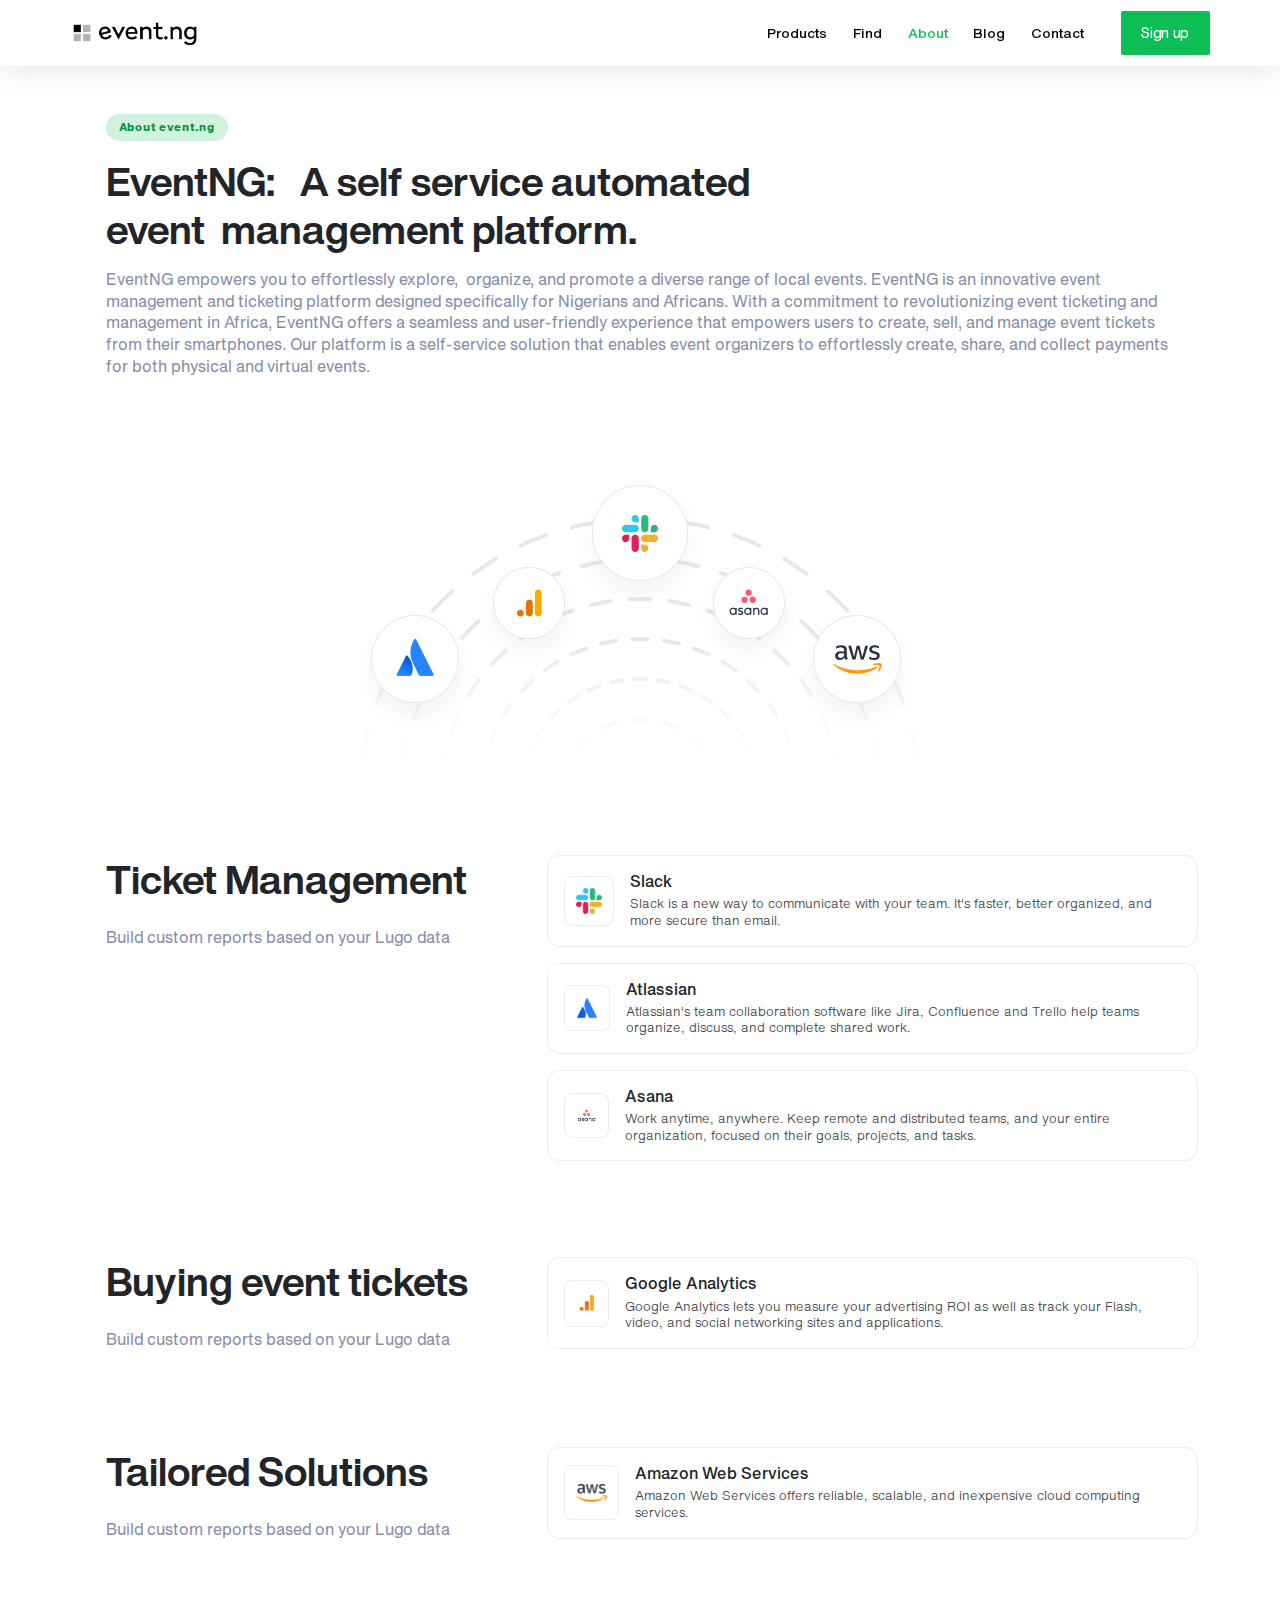
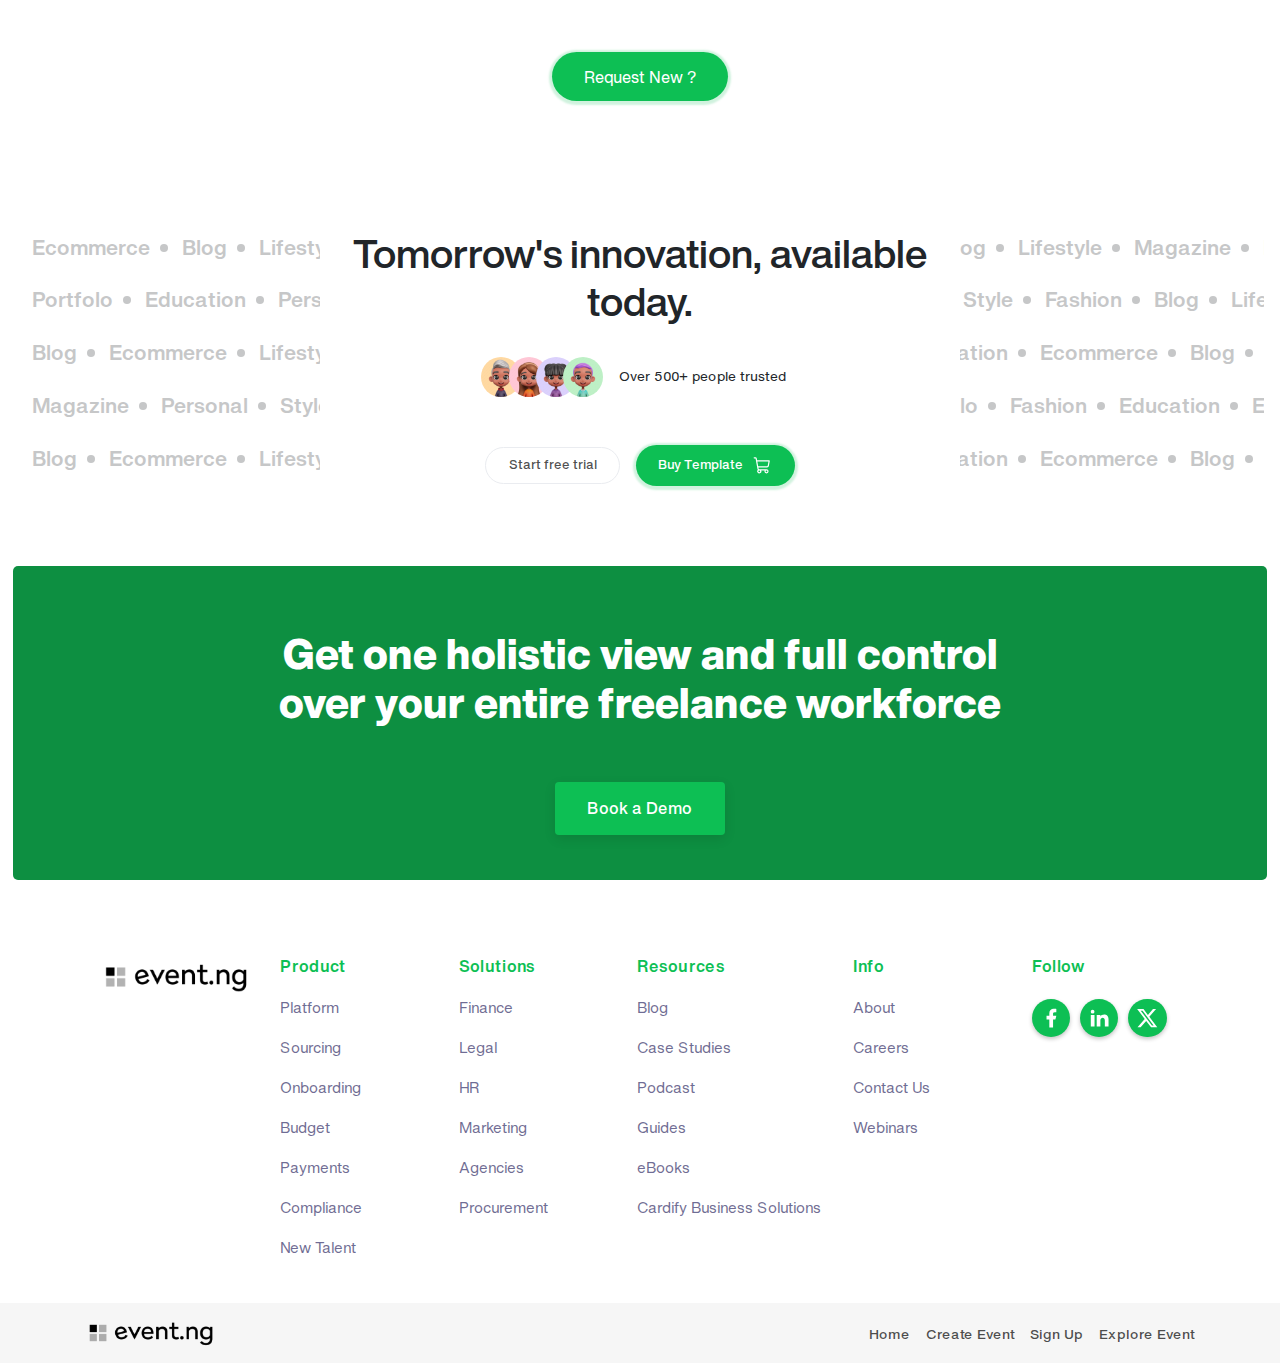
<file: about.html>
<!DOCTYPE html>
<html lang="en">
	<head>
		<meta charset="UTF-8" />
		<meta name="viewport" content="width=device-width, initial-scale=1.0" />
		<link rel="shortcut icon" href="./assets/image/cardify-favicon.png" type="image/x-icon" />
		<link rel="stylesheet" type="text/css" href="./assets/css/bootstrap.min.css" />
		<link rel="stylesheet" type="text/css" href="./assets/css/header.css" />
		<link rel="stylesheet" type="text/css" href="./assets/css/about.css" />
		<link rel="stylesheet" type="text/css" href="./assets/css/footer.css" />
		<title>Event NG - About</title>
	</head>
	<body>
		<!-- header @::start -->
		<header>
			<div class="container-lg d-flex align-items-center h-100 p-0">
				<div class="row col-12 align-items-center justify-content-between m-0">
					<div class="col-5 col-md-6 p-0 d-flex align-items-center gap-3 gap-md-4">
						<button
							class="v-mobile-menu v-variant d-lg-none"
							type="button"
							data-bs-toggle="offcanvas"
							data-bs-target="#offcanvasExample"
							aria-controls="offcanvasExample">
							<svg xmlns="http://www.w3.org/2000/svg" width="24" height="24" viewBox="0 0 24 24">
								<g id="evaMenuFill0">
									<g id="evaMenuFill1">
										<g id="evaMenuFill2" fill="currentColor">
											<rect width="18" height="2" x="3" y="11" rx=".95" ry=".95" />
											<rect width="18" height="2" x="3" y="16" rx=".95" ry=".95" />
											<rect width="18" height="2" x="3" y="6" rx=".95" ry=".95" />
										</g>
									</g>
								</g>
							</svg>
						</button>
						<a href="">
							<div class="v-logo-image">
								<div class="lg-image">
									<img src="./assets/image/Event Logo Variant.png" alt="" class="img-fluid" />
								</div>
							</div>
						</a>
					</div>
					<div class="col-5 col-sm-3 col-xl-5 p-0">
						<div class="d-flex align-items-center justify-content-end v-right-links gap-lg-4">
							<ul class="d-lg-flex align-items-center v-op-links d-none">
								<li><a href="./search_results.html">Products</a></li>
								<li><a href="./search.html">Find</a></li>
								<li><a href="./about.html" class="active">About</a></li>
								<li><a href="./find_new_talent.html">Blog</a></li>
								<li><a href="./contact.html">Contact</a></li>
							</ul>
							<a href="" class="v-sign">
								<span class="v-text"> Sign up </span>
							</a>
						</div>
					</div>
				</div>
			</div>
		</header>
		<!-- header @::end -->
		<!-- main @::start -->
		<main>
			<div class="container-lg">
				<!-- f-accordion @::start -->
				<section class="f-accordion row col-12 col-md-10 col-xl-12 mx-auto align-items-start m-0 justify-content-between">
					<div class="col-12 p-0">
						<div class="px-xl-4 v-content gap-3">
							<span class="v-tag v-tag-variation">About event.ng</span>
							<h1 class="v-title col-lg-8">EventNG:   A self service automated event  management platform.</h1>
							<span class="v-subcontent">
								EventNG empowers you to effortlessly explore,  organize, and promote a diverse range of local events. EventNG is an innovative event
								management and ticketing platform designed specifically for Nigerians and Africans. With a commitment to revolutionizing event
								ticketing and management in Africa, EventNG offers a seamless and user-friendly experience that empowers users to create, sell, and
								manage event tickets from their smartphones. Our platform is a self-service solution that enables event organizers to effortlessly
								create, share, and collect payments for both physical and virtual events.
							</span>
						</div>
					</div>
				</section>
				<!-- f-accordion @::end -->

				<section class="v-just-image text-center">
					<div class="text-center">
						<div class="v-image-container">
							<img src="./assets/image/social-media-circle.png" alt="" class="img-fluid" />
						</div>
					</div>
				</section>

				<!-- f-accordion @::start -->
				<section class="f-accordion row col-12 col-md-10 col-xl-12 mx-auto align-items-start m-0 justify-content-between">
					<div class="col-xl-5 col-12 col-sm-9 p-0">
						<div class="px-xl-4 v-content">
							<h1 class="v-title">Ticket Management</h1>
							<span class="v-subcontent"> Build custom reports based on your Lugo data </span>
						</div>
					</div>
					<div class="col-xl-7 p-0">
						<div class="v-jumbotron-container">
							<!-- each jumbotron @::start -->
							<div class="v-jumbotron">
								<div class="v-logo-image">
									<img src="./assets/image/5296507_chat_slack_slack logo_icon.png" alt="" class="img-fluid" />
								</div>
								<div class="v-logo-content">
									<h6 class="v-logo-name">Slack</h6>
									<span class="v-logo-description">
										Slack is a new way to communicate with your team. It's faster, better organized, and more secure than email.
									</span>
								</div>
							</div>
							<!-- each jumbotron @::end -->
							<!-- each jumbotron @::start -->
							<div class="v-jumbotron">
								<div class="v-logo-image">
									<img src="./assets/image/4373272_atlassian_logo_logos_icon.png" alt="" class="img-fluid" />
								</div>
								<div class="v-logo-content">
									<h6 class="v-logo-name">Atlassian</h6>
									<span class="v-logo-description">
										Atlassian's team collaboration software like Jira, Confluence and Trello help teams organize, discuss, and complete shared work.
									</span>
								</div>
							</div>
							<!-- each jumbotron @::end -->
							<!-- each jumbotron @::start -->
							<div class="v-jumbotron">
								<div class="v-logo-image">
									<img src="./assets/image/1282425_asana_logo.png" alt="" class="img-fluid" />
								</div>
								<div class="v-logo-content">
									<h6 class="v-logo-name">Asana</h6>
									<span class="v-logo-description">
										Work anytime, anywhere. Keep remote and distributed teams, and your entire organization, focused on their goals, projects, and
										tasks.
									</span>
								</div>
							</div>
							<!-- each jumbotron @::end -->
						</div>
					</div>
				</section>
				<!-- f-accordion @::end -->

				<!-- f-accordion @::start -->
				<section class="f-accordion row col-12 col-md-10 col-xl-12 mx-auto align-items-start m-0 justify-content-between">
					<div class="col-xl-5 col-12 col-sm-9 p-0">
						<div class="px-xl-4 v-content">
							<h1 class="v-title">Buying event tickets</h1>
							<span class="v-subcontent"> Build custom reports based on your Lugo data </span>
						</div>
					</div>
					<div class="col-xl-7 p-0">
						<div class="v-jumbotron-container">
							<!-- each jumbotron @::start -->
							<div class="v-jumbotron">
								<div class="v-logo-image">
									<img src="./assets/image/1069252_google_analytics.png" alt="" class="img-fluid" />
								</div>
								<div class="v-logo-content">
									<h6 class="v-logo-name">Google Analytics</h6>
									<span class="v-logo-description">
										Google Analytics lets you measure your advertising ROI as well as track your Flash, video, and social networking sites and
										applications.
									</span>
								</div>
							</div>
							<!-- each jumbotron @::end -->
						</div>
					</div>
				</section>
				<!-- f-accordion @::end -->

				<!-- f-accordion @::start -->
				<section class="f-accordion row col-12 col-md-10 col-xl-12 mx-auto align-items-start m-0 justify-content-between">
					<div class="col-xl-5 col-12 col-sm-9 p-0">
						<div class="px-xl-4 v-content">
							<h1 class="v-title">Tailored Solutions</h1>
							<span class="v-subcontent"> Build custom reports based on your Lugo data </span>
						</div>
					</div>
					<div class="col-xl-7 p-0">
						<div class="v-jumbotron-container">
							<!-- each jumbotron @::start -->
							<div class="v-jumbotron">
								<div class="v-logo-image">
									<img src="./assets/image/5867_aws_logo.png" alt="" class="img-fluid" />
								</div>
								<div class="v-logo-content">
									<h6 class="v-logo-name">Amazon Web Services</h6>
									<span class="v-logo-description"> Amazon Web Services offers reliable, scalable, and inexpensive cloud computing services. </span>
								</div>
							</div>
							<!-- each jumbotron @::end -->
						</div>
					</div>
				</section>
				<!-- f-accordion @::end -->

				<section>
					<div class="text-center v-aslas">
						<a href="" class="v-cat">Request New ?</a>
					</div>
				</section>
			</div>

			<div class="my-5">
				<div class="v-list-layer">
					<ul class="v-list-layer-child">
						<li>Ecommerce</li>
						<li>Blog</li>
						<li>Lifestyle</li>
						<li>Magazine</li>
						<li>Health</li>
						<li>Style</li>
						<li>Fashion</li>
						<li>Ecommerce</li>
						<li>Blog</li>
						<li>Lifestyle</li>
						<li>Magazine</li>
						<li>Portfolo</li>
						<li>Education</li>
						<li>Personal</li>
						<li>Style</li>
						<li>Fashion</li>
					</ul>
					<ul class="v-list-layer-child">
						<li>Portfolo</li>
						<li>Education</li>
						<li>Personal</li>
						<li>Style</li>
						<li>Fashion</li>
						<li>Ecommerce</li>
						<li>Magazine</li>
						<li>Health</li>
						<li>Style</li>
						<li>Fashion</li>
						<li>Blog</li>
						<li>Lifestyle</li>
						<li>Magazine</li>
						<li>Health</li>
					</ul>
					<ul class="v-list-layer-child">
						<li>Blog</li>
						<li>Ecommerce</li>
						<li>Lifestyle</li>
						<li>Personal</li>
						<li>Style</li>
						<li>Fashion</li>
						<li>Portfolo</li>
						<li>Fashion</li>
						<li>Education</li>
						<li>Ecommerce</li>
						<li>Blog</li>
						<li>Magazine</li>
						<li>Fashion</li>
						<li>Health</li>
						<li>Portfolo</li>
						<li>Education</li>
					</ul>
					<ul class="v-list-layer-child">
						<li>Magazine</li>
						<li>Personal</li>
						<li>Style</li>
						<li>Health</li>
						<li>Personal</li>
						<li>Style</li>
						<li>Magazine</li>
						<li>Fashion</li>
						<li>Portfolo</li>
						<li>Fashion</li>
						<li>Education</li>
						<li>Ecommerce</li>
						<li>Blog</li>
						<li>Lifestyle</li>
					</ul>
					<ul class="v-list-layer-child">
						<li>Blog</li>
						<li>Ecommerce</li>
						<li>Lifestyle</li>
						<li>Personal</li>
						<li>Style</li>
						<li>Fashion</li>
						<li>Portfolo</li>
						<li>Fashion</li>
						<li>Education</li>
						<li>Ecommerce</li>
						<li>Blog</li>
						<li>Magazine</li>
						<li>Fashion</li>
						<li>Health</li>
						<li>Portfolo</li>
						<li>Education</li>
					</ul>
				</div>
				<div class="col-12 col-sm-9 col-md-7 col-lg-6 px-3 mx-auto text-center v-sdasad">
					<h1 class="v-title">Tomorrow's innovation, available today.</h1>
					<div class="d-flex flex-wrap align-items-center gap-3 justify-content-center">
						<div class="v-avatar-images-container">
							<!-- each avatar @::start -->
							<div class="v-each-av">
								<img src="./assets/image/avatar-four.png" alt="" class="img-fluid" />
							</div>
							<!-- each avatar @::end -->
							<!-- each avatar @::start -->
							<div class="v-each-av">
								<img src="./assets/image/avatar-one.png" alt="" class="img-fluid" />
							</div>
							<!-- each avatar @::end -->
							<!-- each avatar @::start -->
							<div class="v-each-av">
								<img src="./assets/image/avatar-two.png" alt="" class="img-fluid" />
							</div>
							<!-- each avatar @::end -->
							<!-- each avatar @::start -->
							<div class="v-each-av">
								<img src="./assets/image/avatar-three.png" alt="" class="img-fluid" />
							</div>
							<!-- each avatar @::end -->
						</div>
						<span class="v-text"> Over 500+ people trusted </span>
					</div>
					<div class="v-links d-flex align-items-center justify-content-center gap-3 flex-wrap">
						<a href="" class="v-free-trial">Start free trial</a>
						<a href="" class="v-buy-template">
							<span>Buy Template</span>
							<svg xmlns="http://www.w3.org/2000/svg" width="256" height="256" viewBox="0 0 256 256">
								<path
									fill="currentColor"
									d="M222.14 58.87A8 8 0 0 0 216 56H54.68l-4.89-26.86A16 16 0 0 0 34.05 16H16a8 8 0 0 0 0 16h18l25.56 140.29a24 24 0 0 0 5.33 11.27a28 28 0 1 0 44.4 8.44h45.42a27.75 27.75 0 0 0-2.71 12a28 28 0 1 0 28-28H83.17a8 8 0 0 1-7.87-6.57L72.13 152h116a24 24 0 0 0 23.61-19.71l12.16-66.86a8 8 0 0 0-1.76-6.56ZM96 204a12 12 0 1 1-12-12a12 12 0 0 1 12 12Zm96 0a12 12 0 1 1-12-12a12 12 0 0 1 12 12Zm4-74.57a8 8 0 0 1-7.9 6.57H69.22L57.59 72h148.82Z" />
							</svg>
						</a>
					</div>
				</div>
			</div>

			<!-- pre-footer @::start -->
			<div class="v-pre-footer">
				<div class="v-board">
					<div class="container p-0">
						<div class="col-md-9 col-lg-8 mx-auto text-center py-5">
							<h1 class="v-board-title">Get one holistic view and full control over your entire freelance workforce</h1>
							<div class="mt-5 pt-4">
								<a href="" class="v-cat">Book a Demo</a>
							</div>
						</div>
					</div>
				</div>
			</div>
			<!-- pre-footer @::start -->
		</main>
		<!-- main @::end -->
		<!-- footer @::start -->
		<footer>
			<div class="container-lg p-0">
				<div class="footer-inner">
					<div class="row col-12 align-items-start m-0 px-3">
						<div class="col-md col-6 p-0 d-none d-lg-inline">
							<div class="col-inner">
								<a href="">
									<div class="v-image-logo">
										<img src="./assets/image/Event Logo Variant.png" alt="" class="img-fluid" />
									</div>
								</a>
							</div>
						</div>
						<div class="col-md col-6 p-0">
							<div class="col-inner">
								<h6 class="v-each-col-title">Product</h6>
								<ul>
									<li><a href="./about.html">Platform</a></li>
									<li><a href="./contact.html">Sourcing</a></li>
									<li><a href="./find_events.html">Onboarding</a></li>
									<li><a href="./find_new_talent.html">Budget</a></li>
									<li><a href="./find_events.html">Payments</a></li>
									<li><a href="./see_all_events.html">Compliance</a></li>
									<li><a href="./find_new_talent.html">New Talent</a></li>
								</ul>
							</div>
						</div>
						<div class="col-md col-6 p-0">
							<div class="col-inner">
								<h6 class="v-each-col-title">Solutions</h6>
								<ul>
									<li><a href="./about.html">Finance</a></li>
									<li><a href="./contact.html">Legal</a></li>
									<li><a href="./find_events.html">HR</a></li>
									<li><a href="./find_new_talent.html">Marketing</a></li>
									<li><a href="./search.html">Agencies</a></li>
									<li><a href="./see_all_events.html">Procurement</a></li>
								</ul>
							</div>
						</div>
						<div class="col-md col-6 p-0">
							<div class="col-inner">
								<h6 class="v-each-col-title">Resources</h6>
								<ul>
									<li><a href="./about.html">Blog</a></li>
									<li><a href="./contact.html">Case Studies</a></li>
									<li><a href="./find_events.html">Podcast</a></li>
									<li><a href="./search.html">Guides</a></li>
									<li><a href="./see_all_events.html">eBooks</a></li>
									<li><a href="./search_results.html">Cardify Business Solutions</a></li>
								</ul>
							</div>
						</div>
						<div class="col-md col-6 p-0">
							<div class="col-inner">
								<h6 class="v-each-col-title">Info</h6>
								<ul>
									<li><a href="./about.html">About</a></li>
									<li><a href="./find_events.html">Careers</a></li>
									<li><a href="./contact.html">Contact Us</a></li>
									<li><a href="./search_results.html">Webinars</a></li>
								</ul>
							</div>
						</div>
						<div class="col-md col-6 p-0">
							<div class="col-inner">
								<h6 class="v-each-col-title">Follow</h6>
								<ul>
									<li>
										<a href="">
											<svg xmlns="http://www.w3.org/2000/svg" width="24" height="24" viewBox="0 0 24 24">
												<path
													fill="currentColor"
													d="M14 13.5h2.5l1-4H14v-2c0-1.03 0-2 2-2h1.5V2.14c-.326-.043-1.557-.14-2.857-.14C11.928 2 10 3.657 10 6.7v2.8H7v4h3V22h4v-8.5Z" />
											</svg>
										</a>
									</li>
									<li>
										<a href="">
											<svg xmlns="http://www.w3.org/2000/svg" width="24" height="24" viewBox="0 0 24 24">
												<path
													fill="currentColor"
													d="M6.94 5a2 2 0 1 1-4-.002a2 2 0 0 1 4 .002ZM7 8.48H3V21h4V8.48Zm6.32 0H9.34V21h3.94v-6.57c0-3.66 4.77-4 4.77 0V21H22v-7.93c0-6.17-7.06-5.94-8.72-2.91l.04-1.68Z" />
											</svg>
										</a>
									</li>
									<li>
										<a href="">
											<svg xmlns="http://www.w3.org/2000/svg" width="24" height="24" viewBox="0 0 24 24">
												<path
													fill="currentColor"
													d="M18.205 2.25h3.308l-7.227 8.26l8.502 11.24H16.13l-5.214-6.817L4.95 21.75H1.64l7.73-8.835L1.215 2.25H8.04l4.713 6.231l5.45-6.231Zm-1.161 17.52h1.833L7.045 4.126H5.078L17.044 19.77Z" />
											</svg>
										</a>
									</li>
								</ul>
							</div>
						</div>
					</div>
				</div>
			</div>
			<div class="v-post-footer">
				<div class="container px-3">
					<div class="d-flex align-items-center justify-content-between flex-wrap gap-3">
						<a href="">
							<div class="v-logo-image">
								<div class="lg-image">
									<img src="./assets/image/Event Logo Variant.png" alt="" class="img-fluid" />
								</div>
							</div>
						</a>
						<ul class="d-flex align-items-center gap-3 flex-wrap v-links">
							<li><a href="/">Home</a></li>
							<li><a href="">Create Event</a></li>
							<li><a href="">Sign Up</a></li>
							<li><a href="">Explore Event</a></li>
						</ul>
					</div>
				</div>
			</div>
		</footer>
		<!-- footer @::end -->

		<!-- offcanvas @::start -->
		<div class="offcanvas offcanvas-start" tabindex="-1" id="offcanvasExample" aria-labelledby="offcanvasExampleLabel">
			<div class="offcanvas-header">
				<a href="">
					<div class="v-logo">
						<img src="./assets/image/Event Logo Variant.png" alt="" class="img-fluid" />
					</div>
				</a>
				<button type="button" class="btn-close" data-bs-dismiss="offcanvas" aria-label="Close"></button>
			</div>
			<div class="offcanvas-body">
				<ul class="top-links links">
					<li>
						<a href="" class="v-nav-link">
							<svg xmlns="http://www.w3.org/2000/svg" width="2048" height="2048" viewBox="0 0 2048 2048">
								<path
									fill="currentColor"
									d="m1344 2l704 352v785l-128-64V497l-512 256v258l-128 64V753L768 497v227l-128-64V354L1344 2zm0 640l177-89l-463-265l-211 106l497 248zm315-157l182-91l-497-249l-149 75l464 265zm-507 654l-128 64v-1l-384 192v455l384-193v144l-448 224L0 1735v-676l576-288l576 288v80zm-640 710v-455l-384-192v454l384 193zm64-566l369-184l-369-185l-369 185l369 184zm576-1l448-224l448 224v527l-448 224l-448-224v-527zm384 576v-305l-256-128v305l256 128zm384-128v-305l-256 128v305l256-128zm-320-288l241-121l-241-120l-241 120l241 121z" />
							</svg>
							<span class="v-text">Products</span>
						</a>
					</li>
					<li>
						<a href="" class="v-nav-link">
							<svg xmlns="http://www.w3.org/2000/svg" width="16" height="16" viewBox="0 0 16 16">
								<path
									fill="currentColor"
									d="M10.077.379a3 3 0 0 0-2.154 0L2.962 2.287A1.5 1.5 0 0 0 2 3.687v2.57a4.479 4.479 0 0 1 1-.23V3.973L8.5 6.33v7.049l.442.442a3 3 0 0 0 1.135-.2l4.962-1.908a1.5 1.5 0 0 0 .961-1.4V3.687a1.5 1.5 0 0 0-.961-1.4L10.077.379Zm-1.795.933a2 2 0 0 1 1.436 0l4.718 1.815l-1.947.834l-5.591-2.116l1.384-.533ZM9.5 6.33L15 3.973v6.34a.5.5 0 0 1-.32.467l-4.962 1.908a1.905 1.905 0 0 1-.218.07V6.33ZM9 5.456l-5.436-2.33l1.933-.743l5.667 2.146L9 5.456ZM3.5 14c.786 0 1.512-.26 2.096-.697l2.55 2.55a.5.5 0 1 0 .708-.707l-2.55-2.55A3.5 3.5 0 1 0 3.5 14Zm0-1a2.5 2.5 0 1 1 0-5a2.5 2.5 0 0 1 0 5Z" />
							</svg>
							<span class="v-text">Find</span>
						</a>
					</li>
					<li>
						<a href="./about.html" class="v-nav-link active">
							<svg xmlns="http://www.w3.org/2000/svg" width="256" height="256" viewBox="0 0 256 256">
								<path
									fill="currentColor"
									d="M140 180a12 12 0 1 1-12-12a12 12 0 0 1 12 12ZM128 72c-22.06 0-40 16.15-40 36v4a8 8 0 0 0 16 0v-4c0-11 10.77-20 24-20s24 9 24 20s-10.77 20-24 20a8 8 0 0 0-8 8v8a8 8 0 0 0 16 0v-.72c18.24-3.35 32-17.9 32-35.28c0-19.85-17.94-36-40-36Zm104 56A104 104 0 1 1 128 24a104.11 104.11 0 0 1 104 104Zm-16 0a88 88 0 1 0-88 88a88.1 88.1 0 0 0 88-88Z" />
							</svg>
							<span class="v-text">About</span>
						</a>
					</li>
					<li>
						<a href="" class="v-nav-link">
							<svg xmlns="http://www.w3.org/2000/svg" width="32" height="32" viewBox="0 0 32 32">
								<path
									fill="currentColor"
									d="M4 24h10v2H4zm0-6h10v2H4zm22-4H6a2 2 0 0 1-2-2V6a2 2 0 0 1 2-2h20a2 2 0 0 1 2 2v6a2 2 0 0 1-2 2zM6 6v6h20V6zm20 22h-6a2 2 0 0 1-2-2v-6a2 2 0 0 1 2-2h6a2 2 0 0 1 2 2v6a2 2 0 0 1-2 2zm-6-8v6h6v-6z" />
							</svg>
							<span class="v-text"> Blog </span>
						</a>
					</li>
					<li>
						<a href="./contact.html" class="v-nav-link">
							<svg xmlns="http://www.w3.org/2000/svg" width="15" height="15" viewBox="0 0 15 15">
								<path
									fill="currentColor"
									d="M2 12.5v.5h1v-.5H2Zm5 0v.5h1v-.5H7Zm-4 0V12H2v.5h1Zm4-.5v.5h1V12H7Zm-2-2a2 2 0 0 1 2 2h1a3 3 0 0 0-3-3v1Zm-2 2a2 2 0 0 1 2-2V9a3 3 0 0 0-3 3h1Zm2-8a2 2 0 0 0-2 2h1a1 1 0 0 1 1-1V4Zm2 2a2 2 0 0 0-2-2v1a1 1 0 0 1 1 1h1ZM5 8a2 2 0 0 0 2-2H6a1 1 0 0 1-1 1v1Zm0-1a1 1 0 0 1-1-1H3a2 2 0 0 0 2 2V7ZM1.5 3h12V2h-12v1Zm12.5.5v8h1v-8h-1Zm-.5 8.5h-12v1h12v-1ZM1 11.5v-8H0v8h1Zm.5.5a.5.5 0 0 1-.5-.5H0A1.5 1.5 0 0 0 1.5 13v-1Zm12.5-.5a.5.5 0 0 1-.5.5v1a1.5 1.5 0 0 0 1.5-1.5h-1ZM13.5 3a.5.5 0 0 1 .5.5h1A1.5 1.5 0 0 0 13.5 2v1Zm-12-1A1.5 1.5 0 0 0 0 3.5h1a.5.5 0 0 1 .5-.5V2ZM9 6h3V5H9v1Zm0 3h3V8H9v1Zm-9 6h15v-1H0v1ZM3 0v2.5h1V0H3Zm8 0v2.5h1V0h-1Z" />
							</svg>
							<span class="v-text">Contact</span>
						</a>
					</li>
					<li>
						<a href="" class="v-nav-link">
							<svg xmlns="http://www.w3.org/2000/svg" width="24" height="24" viewBox="0 0 24 24">
								<path
									fill="currentColor"
									d="M12 2c5.523 0 10 4.477 10 10s-4.477 10-10 10a9.96 9.96 0 0 1-4.587-1.112l-3.826 1.067a1.25 1.25 0 0 1-1.54-1.54l1.068-3.823A9.96 9.96 0 0 1 2 12C2 6.477 6.477 2 12 2Zm0 1.5A8.5 8.5 0 0 0 3.5 12c0 1.47.373 2.883 1.073 4.137l.15.27l-1.112 3.984l3.987-1.112l.27.15A8.5 8.5 0 1 0 12 3.5Zm0 12a1 1 0 1 1 0 2a1 1 0 0 1 0-2Zm0-8.75a2.75 2.75 0 0 1 2.75 2.75c0 1.01-.297 1.574-1.051 2.359l-.169.171c-.622.622-.78.886-.78 1.47a.75.75 0 0 1-1.5 0c0-1.01.297-1.574 1.051-2.359l.169-.171c.622-.622.78-.886.78-1.47a1.25 1.25 0 0 0-2.493-.128l-.007.128a.75.75 0 0 1-1.5 0A2.75 2.75 0 0 1 12 6.75Z" />
							</svg>
							<span class="v-text">FAQ</span>
						</a>
					</li>
				</ul>
				<ul class="bottom-links links">
					<li>
						<a href="" class="v-nav-link v-auth">
							<svg xmlns="http://www.w3.org/2000/svg" width="24" height="24" viewBox="0 0 24 24">
								<g fill="none" fill-rule="evenodd">
									<path
										d="M24 0v24H0V0h24ZM12.593 23.258l-.011.002l-.071.035l-.02.004l-.014-.004l-.071-.035c-.01-.004-.019-.001-.024.005l-.004.01l-.017.428l.005.02l.01.013l.104.074l.015.004l.012-.004l.104-.074l.012-.016l.004-.017l-.017-.427c-.002-.01-.009-.017-.017-.018Zm.265-.113l-.013.002l-.185.093l-.01.01l-.003.011l.018.43l.005.012l.008.007l.201.093c.012.004.023 0 .029-.008l.004-.014l-.034-.614c-.003-.012-.01-.02-.02-.022Zm-.715.002a.023.023 0 0 0-.027.006l-.006.014l-.034.614c0 .012.007.02.017.024l.015-.002l.201-.093l.01-.008l.004-.011l.017-.43l-.003-.012l-.01-.01l-.184-.092Z" />
									<path
										fill="currentColor"
										d="M16 14a5 5 0 0 1 5 5v2a1 1 0 1 1-2 0v-2a3 3 0 0 0-3-3H8a3 3 0 0 0-3 3v2a1 1 0 1 1-2 0v-2a5 5 0 0 1 5-5h8Zm4-6a1 1 0 0 1 1 1v1h1a1 1 0 1 1 0 2h-1v1a1 1 0 1 1-2 0v-1h-1a1 1 0 1 1 0-2h1V9a1 1 0 0 1 1-1Zm-8-6a5 5 0 1 1 0 10a5 5 0 0 1 0-10Zm0 2a3 3 0 1 0 0 6a3 3 0 0 0 0-6Z" />
								</g>
							</svg>
							<span class="v-text"> Sign up</span>
						</a>
					</li>
				</ul>
			</div>
		</div>
		<!-- offcanvas @::end -->

		<script src="./assets/js/bootstrap.bundle.min.js"></script>
	</body>
</html>
</file>
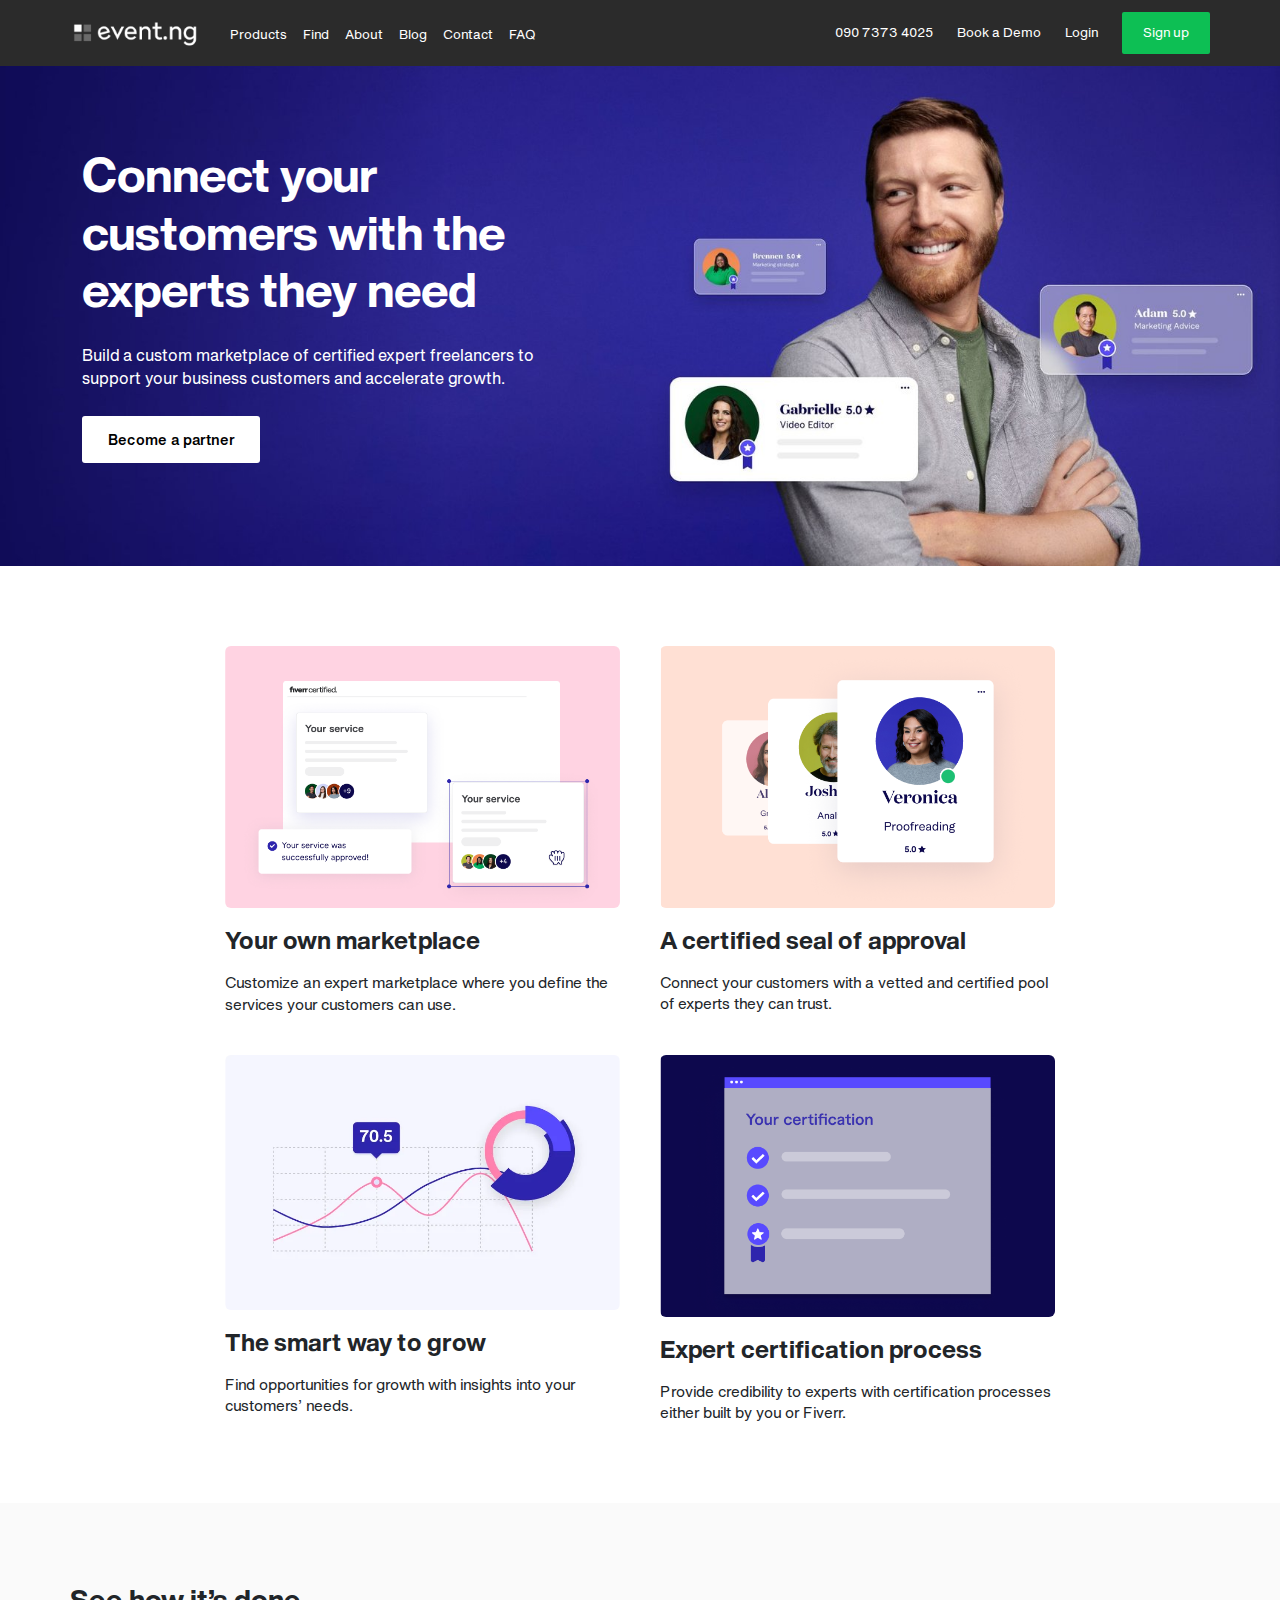
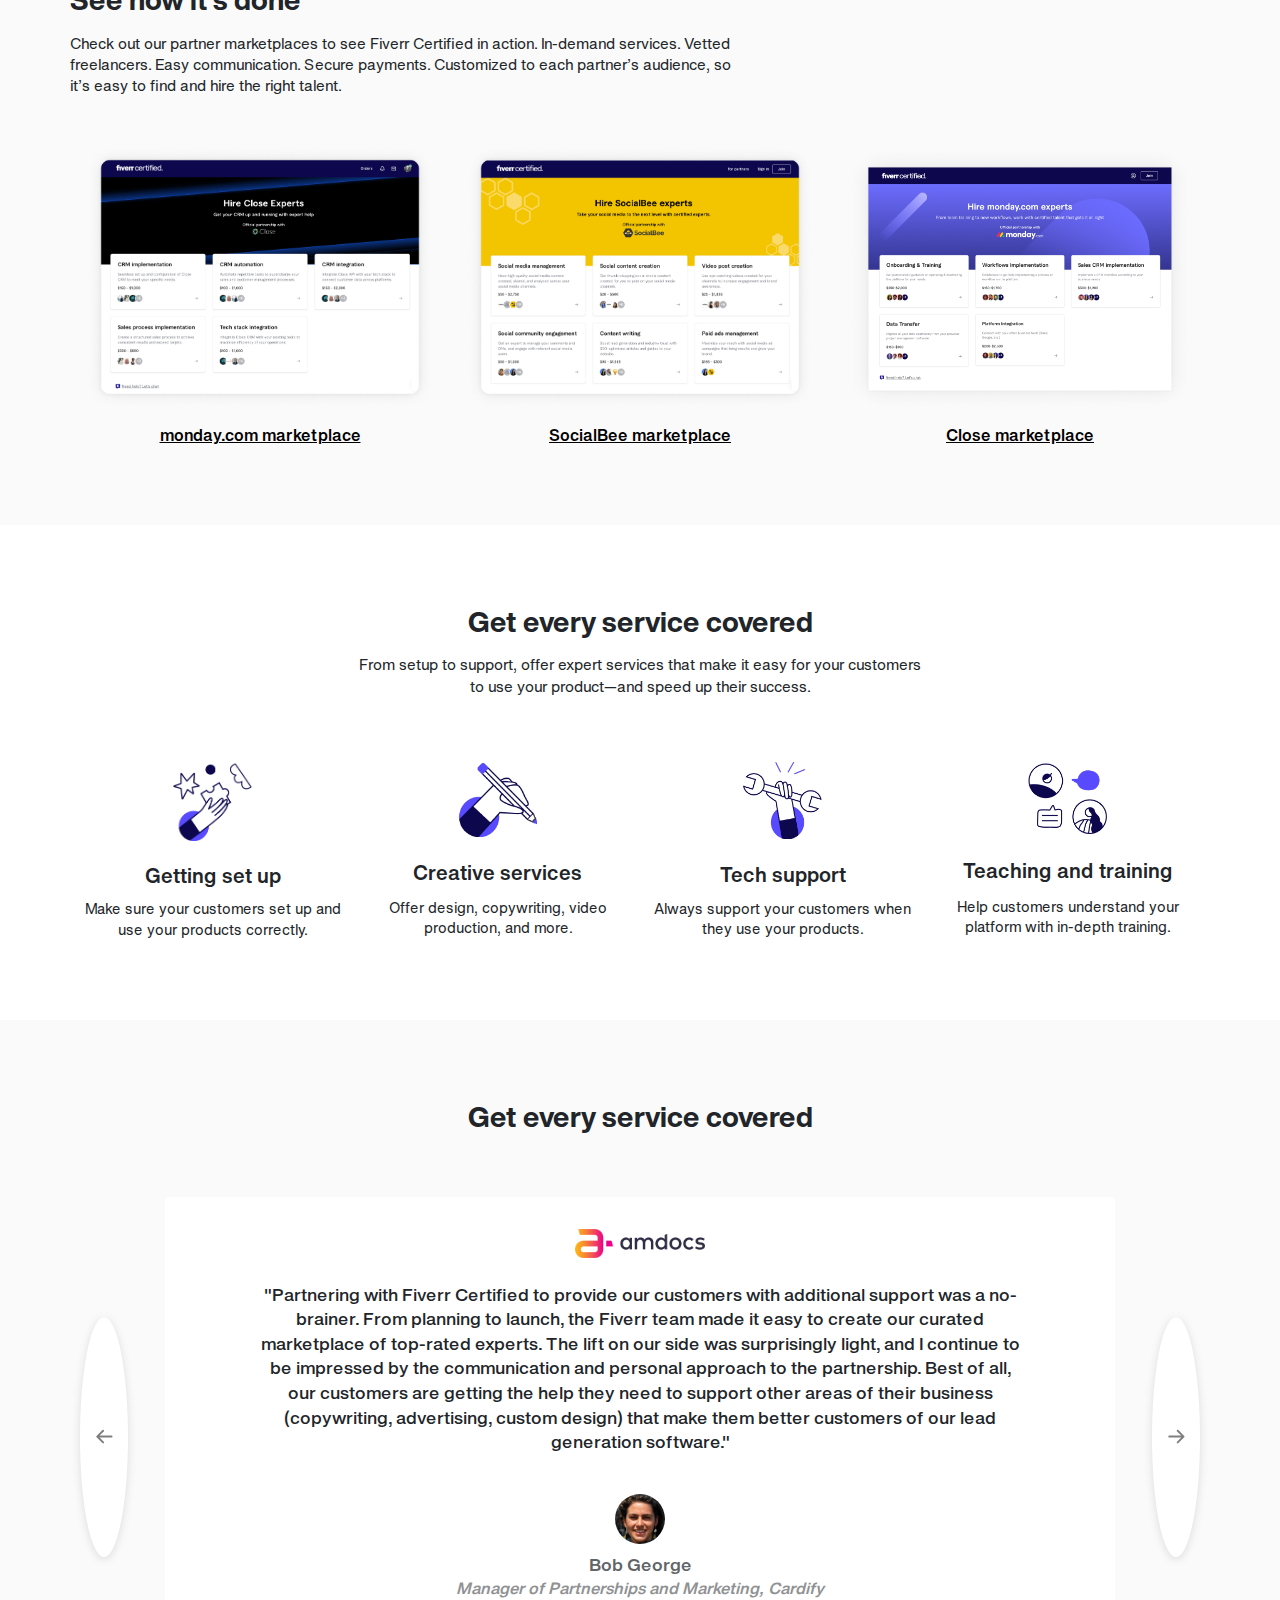
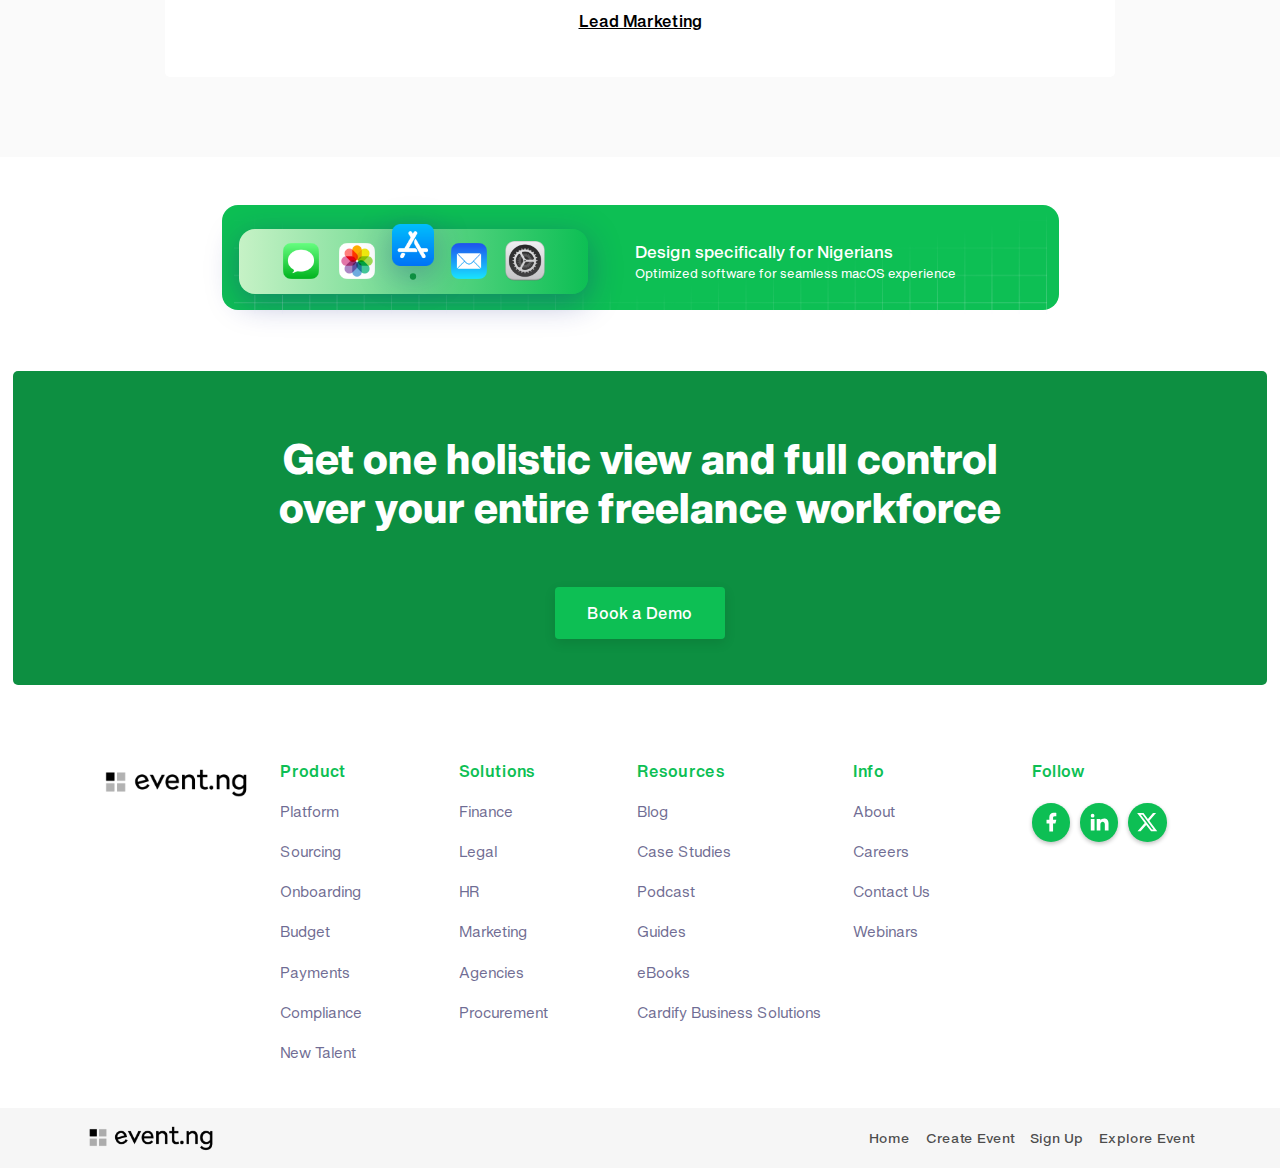
<file: all_products_page_one.html>
<!DOCTYPE html>
<html lang="en">
	<head>
		<meta charset="UTF-8" />
		<meta name="viewport" content="width=device-width, initial-scale=1.0" />
		<link rel="shortcut icon" href="./assets/image/cardify-favicon.png" type="image/x-icon" />
		<link rel="stylesheet" type="text/css" href="./assets/css/bootstrap.min.css" />
		<link rel="stylesheet" type="text/css" href="./assets/image/slick.css" />
		<link rel="stylesheet" type="text/css" href="./assets/css/header.css" />
		<link rel="stylesheet" type="text/css" href="./assets/css/all_products_page_one.css" />
		<link rel="stylesheet" type="text/css" href="./assets/css/footer.css" />
		<title>Event NG - Home</title>
	</head>
	<body>
		<!-- header @::start -->
		<header class="index">
			<div class="container-lg d-flex align-items-center h-100 p-0">
				<div class="row col-12 align-items-center justify-content-between m-0">
					<div class="col-5 col-md-6 p-0 d-flex align-items-center gap-3 gap-md-4">
						<button
							class="v-mobile-menu d-lg-none"
							type="button"
							data-bs-toggle="offcanvas"
							data-bs-target="#offcanvasExample"
							aria-controls="offcanvasExample">
							<svg xmlns="http://www.w3.org/2000/svg" width="24" height="24" viewBox="0 0 24 24">
								<g id="evaMenuFill0">
									<g id="evaMenuFill1">
										<g id="evaMenuFill2" fill="currentColor">
											<rect width="18" height="2" x="3" y="11" rx=".95" ry=".95" />
											<rect width="18" height="2" x="3" y="16" rx=".95" ry=".95" />
											<rect width="18" height="2" x="3" y="6" rx=".95" ry=".95" />
										</g>
									</g>
								</g>
							</svg>
						</button>
						<a href="/index.html">
							<div class="v-logo-image">
								<div class="lg-image">
									<img src="./assets/image/Logo Variant White.png" alt="" class="img-fluid" />
								</div>
							</div>
						</a>
						<ul class="d-lg-flex align-items-center v-left-links d-none">
							<li><a href="./see_all_events.html">Products</a></li>
							<li><a href="./search.html">Find</a></li>
							<li><a href="./about.html">About</a></li>
							<li><a href="./find_events.html">Blog</a></li>
							<li><a href="./contact.html">Contact</a></li>
							<li><a href="./find_events.html">FAQ</a></li>
						</ul>
					</div>
					<div class="col-5 col-sm-3 col-xl-5 p-0">
						<div class="d-flex align-items-center justify-content-end gap-2 justify-content-lg-end v-right-links gap-lg-4">
							<a href="./contact.html" class="v-phone" role="button">
								<span class="v-text d-none d-xl-inline"> 090 7373 4025 </span>
								<span class="d-xl-none">
									<svg xmlns="http://www.w3.org/2000/svg" width="24" height="24" viewBox="0 0 24 24">
										<path
											fill="none"
											stroke="currentColor"
											stroke-linecap="round"
											stroke-linejoin="round"
											stroke-width="2"
											d="M5 4h4l2 5l-2.5 1.5a11 11 0 0 0 5 5L15 13l5 2v4a2 2 0 0 1-2 2A16 16 0 0 1 3 6a2 2 0 0 1 2-2" />
									</svg>
								</span>
							</a>
							<a href="./find_new_talent.html" class="v-demo">
								<span class="v-text d-none d-xl-inline">Book a Demo</span>
								<span class="d-xl-none">
									<svg xmlns="http://www.w3.org/2000/svg" width="24" height="24" viewBox="0 0 24 24">
										<path
											fill="none"
											stroke="currentColor"
											stroke-linecap="round"
											stroke-linejoin="round"
											stroke-width="2"
											d="M8 3H6a2 2 0 0 0-2 2v14a2 2 0 0 0 2 2h6M8 3v9l3-3l3 3V3M8 3h6m0 0h4a2 2 0 0 1 2 2v7m-1 4v3m0 3v-3m0 0h3m-3 0h-3" />
									</svg>
								</span>
							</a>
							<a href="" class="v-user" data-bs-toggle="dropdown" aria-expanded="false">
								<span class="v-text d-none d-xl-inline"> Login </span>
								<span class="d-xl-none">
									<svg xmlns="http://www.w3.org/2000/svg" width="24" height="24" viewBox="0 0 24 24">
										<g fill="none" stroke="currentColor" stroke-width="1.5">
											<path stroke-linejoin="round" d="M4 18a4 4 0 0 1 4-4h8a4 4 0 0 1 4 4a2 2 0 0 1-2 2H6a2 2 0 0 1-2-2Z" />
											<circle cx="12" cy="7" r="3" />
										</g>
									</svg>
								</span>
							</a>
							<a href="./search.html" class="v-sign">
								<span class="v-text d-none d-md-inline"> Sign up </span>
								<span class="d-md-none">
									<svg xmlns="http://www.w3.org/2000/svg" width="24" height="24" viewBox="0 0 24 24">
										<g fill="none" stroke="currentColor" stroke-linecap="round" stroke-width="1.5">
											<path stroke-linejoin="round" d="M2.001 11.999h14m0 0l-3.5-3m3.5 3l-3.5 3" />
											<path
												d="M9.002 7c.012-2.175.109-3.353.877-4.121C10.758 2 12.172 2 15 2h1c2.829 0 4.243 0 5.122.879C22 3.757 22 5.172 22 8v8c0 2.828 0 4.243-.878 5.121C20.242 22 18.829 22 16 22h-1c-2.828 0-4.242 0-5.121-.879c-.768-.768-.865-1.946-.877-4.121" />
										</g>
									</svg>
								</span>
							</a>
						</div>
					</div>
				</div>
			</div>
		</header>
		<!-- header @::end -->
		<!-- main @::start -->
		<main>
			<section class="v-hero">
				<div class="v-layer-image d-none d-lg-inline">
					<img src="./assets/image/assets_1269a57212df4631b866219ba2013fa8_6b60e3085f1143a88b464c1e441199fa.jfif" alt="" class="img-fluid" />
				</div>
				<div class="container p-sm-0">
					<div class="row col-12 m-0 align-items-center">
						<div class="col-md-6">
							<div class="v-hero-content col-md-10">
								<h1 class="v-title">Connect your customers with the experts they need</h1>
								<span class="v-subcontent">
									Build a custom marketplace of certified expert freelancers to support your business customers and accelerate growth.
								</span>
								<div class="v-link-container">
									<a href="" class="v-link">Become a partner</a>
								</div>
							</div>
						</div>
						<div class="col-md-6 d-lg-none">
							<div class="v-image-container">
								<img src="./assets/image/assets_1269a57212df4631b866219ba2013fa8_cb44acf01b6146889baf20592dd97c5f.png" alt="" class="img-fluid" />
							</div>
						</div>
					</div>
				</div>
			</section>
			<section class="v-white-bg v-in-twos">
				<div class="v-items-container container col-md-10 col-lg-8">
					<div class="v-grid-in-twos">
						<div class="v-each-item">
							<div class="v-image-container">
								<img src="./assets/image/assets_1269a57212df4631b866219ba2013fa8_c88202f41d0a4033ab2542b629d96265.png" alt="" class="img-fluid" />
							</div>
							<div class="v-item-title">
								<h4 class="v-title">Your own marketplace</h4>
							</div>
							<div class="v-subcontent">
								<span class="v-text">Customize an expert marketplace where you define the services your customers can use.</span>
							</div>
						</div>
						<div class="v-each-item">
							<div class="v-image-container">
								<img src="./assets/image/assets_1269a57212df4631b866219ba2013fa8_31f397f4c64e4a94b639eef0950fff2f.png" alt="" class="img-fluid" />
							</div>
							<div class="v-item-title">
								<h4 class="v-title">A certified seal of approval</h4>
							</div>
							<div class="v-subcontent">
								<span class="v-text">Connect your customers with a vetted and certified pool of experts they can trust.</span>
							</div>
						</div>
						<div class="v-each-item">
							<div class="v-image-container">
								<img src="./assets/image/assets_1269a57212df4631b866219ba2013fa8_50e239b815484a23bb06ae7e002ac656.webp" alt="" class="img-fluid" />
							</div>
							<div class="v-item-title">
								<h4 class="v-title">The smart way to grow</h4>
							</div>
							<div class="v-subcontent">
								<span class="v-text">Find opportunities for growth with insights into your customers’ needs.</span>
							</div>
						</div>
						<div class="v-each-item">
							<div class="v-image-container">
								<img src="./assets/image/assets_1269a57212df4631b866219ba2013fa8_44e58b326cb840a295e3508766a6d471.png" alt="" class="img-fluid" />
							</div>
							<div class="v-item-title">
								<h4 class="v-title">Expert certification process</h4>
							</div>
							<div class="v-subcontent">
								<span class="v-text">Provide credibility to experts with certification processes either built by you or Fiverr.</span>
							</div>
						</div>
					</div>
				</div>
			</section>
			<section class="v-ash-bg v-cards">
				<div class="container p-md-0">
					<div class="v-section-title-container col-md-7 d-flex flex-column gap-3 align-items-start">
						<h3 class="v-title">See how it’s done</h3>
						<span class="v-subcontent">
							Check out our partner marketplaces to see Fiverr Certified in action. In-demand services. Vetted freelancers. Easy communication. Secure
							payments. Customized to each partner’s audience, so it’s easy to find and hire the right talent.
						</span>
					</div>
					<div class="v-items-container">
						<div class="row col-12 m-0 align-items-stretch">
							<div class="col-lg-4 p-0">
								<a href="" class="v-each-item px-md-2">
									<div class="v-image-container">
										<img src="./assets/image/assets_1269a57212df4631b866219ba2013fa8_620d3643484c4b46b965125f0e1e8037.png" alt="" class="img-fluid" />
									</div>
									<div class="v-item-link">
										<h6 class="v-link-title">monday.com marketplace</h6>
									</div>
								</a>
							</div>
							<div class="col-lg-4 p-0">
								<a href="" class="v-each-item px-md-2">
									<div class="v-image-container">
										<img src="./assets/image/assets_1269a57212df4631b866219ba2013fa8_55861414247c438fad91c242083a6586.png" alt="" class="img-fluid" />
									</div>
									<div class="v-item-link">
										<h6 class="v-link-title">SocialBee marketplace</h6>
									</div>
								</a>
							</div>
							<div class="col-lg-4 p-0">
								<a href="" class="v-each-item px-md-2">
									<div class="v-image-container">
										<img src="./assets/image/assets_1269a57212df4631b866219ba2013fa8_c355318e36e6431398240018c353172f.png" alt="" class="img-fluid" />
									</div>
									<div class="v-item-link">
										<h6 class="v-link-title">Close marketplace</h6>
									</div>
								</a>
							</div>
						</div>
					</div>
				</div>
			</section>
			<section class="v-white-bg v-s3252f">
				<div class="container p-md-0">
					<div class="v-section-title-container col-md-7 col-lg-6 mx-auto text-center d-flex flex-column gap-3 align-items-center">
						<h3 class="v-title">Get every service covered</h3>
						<span class="v-subcontent">
							From setup to support, offer expert services that make it easy for your customers to use your product—and speed up their success.
						</span>
					</div>
					<div class="v-items-container">
						<div class="row col-12 m-0 align-items-stretch">
							<div class="col-lg-3">
								<div class="v-each-item">
									<div class="v-image-container">
										<img src="./assets/image/assets_1269a57212df4631b866219ba2013fa8_33566744b36149e599c47b290da0d2bc.png" alt="" class="img-fluid" />
									</div>
									<div class="v-item-title">
										<h5 class="v-title">Getting set up</h5>
									</div>
									<div class="v-subcontent">
										<span class="v-text">Make sure your customers set up and use your products correctly.</span>
									</div>
								</div>
							</div>
							<div class="col-lg-3">
								<div class="v-each-item">
									<div class="v-image-container">
										<img src="./assets/image/assets_1269a57212df4631b866219ba2013fa8_522899ca22cd45a1a19f54d4194d4eef.png" alt="" class="img-fluid" />
									</div>
									<div class="v-item-title">
										<h5 class="v-title">Creative services</h5>
									</div>
									<div class="v-subcontent">
										<span class="v-text">Offer design, copywriting, video production, and more.</span>
									</div>
								</div>
							</div>
							<div class="col-lg-3">
								<div class="v-each-item">
									<div class="v-image-container">
										<img src="./assets/image/assets_1269a57212df4631b866219ba2013fa8_a6e8ee664ac24dac81ac2e527b209123.png" alt="" class="img-fluid" />
									</div>
									<div class="v-item-title">
										<h5 class="v-title">Tech support</h5>
									</div>
									<div class="v-subcontent">
										<span class="v-text">Always support your customers when they use your products.</span>
									</div>
								</div>
							</div>
							<div class="col-lg-3">
								<div class="v-each-item">
									<div class="v-image-container">
										<img src="./assets/image/assets_1269a57212df4631b866219ba2013fa8_45295d6dc82944718165bfbb896d8337.png" alt="" class="img-fluid" />
									</div>
									<div class="v-item-title">
										<h5 class="v-title">Teaching and training</h5>
									</div>
									<div class="v-subcontent">
										<span class="v-text">Help customers understand your platform with in-depth training.</span>
									</div>
								</div>
							</div>
						</div>
					</div>
				</div>
			</section>
			<section class="v-ash-bg v-carousel">
				<div class="container p-0">
					<div class="v-section-title-container col-md-7 col-lg-6 mx-auto text-center d-flex flex-column gap-3 align-items-center">
						<h3 class="v-title">Get every service covered</h3>
					</div>
					<div class="v-carousel-container">
						<div id="carouselExampleControls" class="carousel slide" data-bs-ride="carousel">
							<div class="carousel-inner">
								<!-- each carousel @::start -->
								<div class="carousel-item active">
									<div class="v-carousel-item col-md-10 mx-auto px-3">
										<div class="v-carousel-item-inner col-md-10 mx-auto">
											<div class="v-logo-image">
												<img src="./assets/image/amdocs-logo.png" alt="" class="img-fluid" />
											</div>
											<p class="v-say">
												"Partnering with Fiverr Certified to provide our customers with additional support was a no-brainer. From planning to launch,
												the Fiverr team made it easy to create our curated marketplace of top-rated experts. The lift on our side was surprisingly
												light, and I continue to be impressed by the communication and personal approach to the partnership. Best of all, our
												customers are getting the help they need to support other areas of their business (copywriting, advertising, custom design)
												that make them better customers of our lead generation software."
											</p>
											<div class="v-sayer">
												<div class="v-sayer-image">
													<img src="./assets/image/user-image-one.jfif" alt="" class="img-fluid" />
												</div>
												<span class="v-sayer-name">Bob George</span>
												<span class="v-sayer-position">Manager of Partnerships and Marketing, Cardify</span>
												<span class="v-sayer-position-level">Lead Marketing</span>
											</div>
										</div>
									</div>
								</div>
								<!-- each carousel @::end -->
								<!-- each carousel @::start -->
								<div class="carousel-item">
									<div class="v-carousel-item col-md-10 mx-auto px-3">
										<div class="v-carousel-item-inner col-md-10 mx-auto">
											<div class="v-logo-image">
												<img src="./assets/image/amdocs-logo.png" alt="" class="img-fluid" />
											</div>
											<p class="v-say">
												"Partnering with Fiverr Certified to provide our customers with additional support was a no-brainer. From planning to launch,
												the Fiverr team made it easy to create our curated marketplace of top-rated experts. The lift on our side was surprisingly
												light, and I continue to be impressed by the communication and personal approach to the partnership. Best of all, our
												customers are getting the help they need to support other areas of their business (copywriting, advertising, custom design)
												that make them better customers of our lead generation software."
											</p>
											<div class="v-sayer">
												<div class="v-sayer-image">
													<img src="./assets/image/user-image-one.jfif" alt="" class="img-fluid" />
												</div>
												<span class="v-sayer-name">Bob George</span>
												<span class="v-sayer-position">Manager of Partnerships and Marketing, Cardify</span>
												<span class="v-sayer-position-level">Lead Marketing</span>
											</div>
										</div>
									</div>
								</div>
								<!-- each carousel @::end -->
							</div>
							<button
								class="carousel-control-prev v-carousel-control v-left"
								type="button"
								data-bs-target="#carouselExampleControls"
								data-bs-slide="prev">
								<svg xmlns="http://www.w3.org/2000/svg" width="256" height="256" viewBox="0 0 256 256">
									<path
										fill="currentColor"
										d="M228 128a12 12 0 0 1-12 12H69l51.52 51.51a12 12 0 0 1-17 17l-72-72a12 12 0 0 1 0-17l72-72a12 12 0 0 1 17 17L69 116h147a12 12 0 0 1 12 12Z" />
								</svg>
							</button>
							<button
								class="carousel-control-next v-carousel-control v-right"
								type="button"
								data-bs-target="#carouselExampleControls"
								data-bs-slide="next">
								<svg xmlns="http://www.w3.org/2000/svg" width="256" height="256" viewBox="0 0 256 256">
									<path
										fill="currentColor"
										d="m224.49 136.49l-72 72a12 12 0 0 1-17-17L187 140H40a12 12 0 0 1 0-24h147l-51.49-51.52a12 12 0 0 1 17-17l72 72a12 12 0 0 1-.02 17.01Z" />
								</svg>
							</button>
						</div>
					</div>
				</div>
			</section>

			<div class="container-lg">
				<div class="v-nxt-jumbo">
					<div class="row col-12 mx-auto my-5 col-lg-9 m-0 align-items-center justify-content-around">
						<div class="position-absolute">
							<img src="./assets/image/Patterns.png" alt="" class="img-fluid" />
						</div>
						<div class="v-ios-icons col-10 col-md-5">
							<div class="v-each-ios-icon">
								<img src="./assets/image/apple_message_icon.png" alt="" class="img-fluid" />
							</div>
							<div class="v-each-ios-icon">
								<img src="./assets/image/2697654_apple_photos.png" alt="" class="img-fluid" />
							</div>
							<div class="v-each-ios-icon">
								<img src="./assets/image/apple_app-store_icon.png" alt="" class="img-fluid" />
							</div>
							<div class="v-each-ios-icon">
								<img src="./assets/image/apple_mail_app_icon.png" alt="" class="img-fluid" />
							</div>
							<div class="v-each-ios-icon">
								<img src="./assets/image/apple_settings_icon.png" alt="" class="img-fluid" />
							</div>
						</div>
						<div class="v-text-content col-md-6 text-center text-md-start">
							<h6 class="v-title">Design specifically for Nigerians</h6>
							<span class="v-subtext"> Optimized software for seamless macOS experience </span>
						</div>
					</div>
				</div>
			</div>

			<!-- pre-footer @::start -->
			<div class="v-pre-footer">
				<div class="v-board">
					<div class="container p-0">
						<div class="col-md-9 col-lg-8 mx-auto text-center py-5">
							<h1 class="v-board-title">Get one holistic view and full control over your entire freelance workforce</h1>
							<div class="mt-5 pt-4">
								<a href="" class="v-cat v-variant">Book a Demo</a>
							</div>
						</div>
					</div>
				</div>
			</div>
			<!-- pre-footer @::start -->
		</main>
		<!-- main @::end -->
		<!-- footer @::start -->
		<footer>
			<div class="container-lg p-0">
				<div class="footer-inner">
					<div class="row col-12 align-items-start m-0 px-3">
						<div class="col-md col-6 p-0 d-none d-lg-inline">
							<div class="col-inner">
								<a href="">
									<div class="v-image-logo">
										<img src="./assets/image/Event Logo Variant.png" alt="" class="img-fluid" />
									</div>
								</a>
							</div>
						</div>
						<div class="col-md col-6 p-0">
							<div class="col-inner">
								<h6 class="v-each-col-title">Product</h6>
								<ul>
									<li><a href="./about.html">Platform</a></li>
									<li><a href="./contact.html">Sourcing</a></li>
									<li><a href="./find_events.html">Onboarding</a></li>
									<li><a href="./find_new_talent.html">Budget</a></li>
									<li><a href="./find_events.html">Payments</a></li>
									<li><a href="./see_all_events.html">Compliance</a></li>
									<li><a href="./find_new_talent.html">New Talent</a></li>
								</ul>
							</div>
						</div>
						<div class="col-md col-6 p-0">
							<div class="col-inner">
								<h6 class="v-each-col-title">Solutions</h6>
								<ul>
									<li><a href="./about.html">Finance</a></li>
									<li><a href="./contact.html">Legal</a></li>
									<li><a href="./find_events.html">HR</a></li>
									<li><a href="./find_new_talent.html">Marketing</a></li>
									<li><a href="./search.html">Agencies</a></li>
									<li><a href="./see_all_events.html">Procurement</a></li>
								</ul>
							</div>
						</div>
						<div class="col-md col-6 p-0">
							<div class="col-inner">
								<h6 class="v-each-col-title">Resources</h6>
								<ul>
									<li><a href="./about.html">Blog</a></li>
									<li><a href="./contact.html">Case Studies</a></li>
									<li><a href="./find_events.html">Podcast</a></li>
									<li><a href="./search.html">Guides</a></li>
									<li><a href="./see_all_events.html">eBooks</a></li>
									<li><a href="./search_results.html">Cardify Business Solutions</a></li>
								</ul>
							</div>
						</div>
						<div class="col-md col-6 p-0">
							<div class="col-inner">
								<h6 class="v-each-col-title">Info</h6>
								<ul>
									<li><a href="./about.html">About</a></li>
									<li><a href="./find_events.html">Careers</a></li>
									<li><a href="./contact.html">Contact Us</a></li>
									<li><a href="./search_results.html">Webinars</a></li>
								</ul>
							</div>
						</div>
						<div class="col-md col-6 p-0">
							<div class="col-inner">
								<h6 class="v-each-col-title">Follow</h6>
								<ul>
									<li>
										<a href="">
											<svg xmlns="http://www.w3.org/2000/svg" width="24" height="24" viewBox="0 0 24 24">
												<path
													fill="currentColor"
													d="M14 13.5h2.5l1-4H14v-2c0-1.03 0-2 2-2h1.5V2.14c-.326-.043-1.557-.14-2.857-.14C11.928 2 10 3.657 10 6.7v2.8H7v4h3V22h4v-8.5Z" />
											</svg>
										</a>
									</li>
									<li>
										<a href="">
											<svg xmlns="http://www.w3.org/2000/svg" width="24" height="24" viewBox="0 0 24 24">
												<path
													fill="currentColor"
													d="M6.94 5a2 2 0 1 1-4-.002a2 2 0 0 1 4 .002ZM7 8.48H3V21h4V8.48Zm6.32 0H9.34V21h3.94v-6.57c0-3.66 4.77-4 4.77 0V21H22v-7.93c0-6.17-7.06-5.94-8.72-2.91l.04-1.68Z" />
											</svg>
										</a>
									</li>
									<li>
										<a href="">
											<svg xmlns="http://www.w3.org/2000/svg" width="24" height="24" viewBox="0 0 24 24">
												<path
													fill="currentColor"
													d="M18.205 2.25h3.308l-7.227 8.26l8.502 11.24H16.13l-5.214-6.817L4.95 21.75H1.64l7.73-8.835L1.215 2.25H8.04l4.713 6.231l5.45-6.231Zm-1.161 17.52h1.833L7.045 4.126H5.078L17.044 19.77Z" />
											</svg>
										</a>
									</li>
								</ul>
							</div>
						</div>
					</div>
				</div>
			</div>
			<div class="v-post-footer">
				<div class="container px-3">
					<div class="d-flex align-items-center justify-content-between flex-wrap gap-3">
						<a href="">
							<div class="v-logo-image">
								<div class="lg-image">
									<img src="./assets/image/Event Logo Variant.png" alt="" class="img-fluid" />
								</div>
							</div>
						</a>
						<ul class="d-flex align-items-center gap-3 flex-wrap v-links">
							<li><a href="/">Home</a></li>
							<li><a href="">Create Event</a></li>
							<li><a href="">Sign Up</a></li>
							<li><a href="">Explore Event</a></li>
						</ul>
					</div>
				</div>
			</div>
		</footer>
		<!-- footer @::end -->

		<!-- offcanvas @::start -->
		<div class="offcanvas offcanvas-start" tabindex="-1" id="offcanvasExample" aria-labelledby="offcanvasExampleLabel">
			<div class="offcanvas-header">
				<a href="">
					<div class="v-logo">
						<img src="./assets/image/Event Logo Variant.png" alt="" class="img-fluid" />
					</div>
				</a>
				<button type="button" class="btn-close" data-bs-dismiss="offcanvas" aria-label="Close"></button>
			</div>
			<div class="offcanvas-body">
				<ul class="top-links links">
					<li>
						<a href="" class="v-nav-link">
							<svg xmlns="http://www.w3.org/2000/svg" width="2048" height="2048" viewBox="0 0 2048 2048">
								<path
									fill="currentColor"
									d="m1344 2l704 352v785l-128-64V497l-512 256v258l-128 64V753L768 497v227l-128-64V354L1344 2zm0 640l177-89l-463-265l-211 106l497 248zm315-157l182-91l-497-249l-149 75l464 265zm-507 654l-128 64v-1l-384 192v455l384-193v144l-448 224L0 1735v-676l576-288l576 288v80zm-640 710v-455l-384-192v454l384 193zm64-566l369-184l-369-185l-369 185l369 184zm576-1l448-224l448 224v527l-448 224l-448-224v-527zm384 576v-305l-256-128v305l256 128zm384-128v-305l-256 128v305l256-128zm-320-288l241-121l-241-120l-241 120l241 121z" />
							</svg>
							<span class="v-text">Products</span>
						</a>
					</li>
					<li>
						<a href="" class="v-nav-link">
							<svg xmlns="http://www.w3.org/2000/svg" width="16" height="16" viewBox="0 0 16 16">
								<path
									fill="currentColor"
									d="M10.077.379a3 3 0 0 0-2.154 0L2.962 2.287A1.5 1.5 0 0 0 2 3.687v2.57a4.479 4.479 0 0 1 1-.23V3.973L8.5 6.33v7.049l.442.442a3 3 0 0 0 1.135-.2l4.962-1.908a1.5 1.5 0 0 0 .961-1.4V3.687a1.5 1.5 0 0 0-.961-1.4L10.077.379Zm-1.795.933a2 2 0 0 1 1.436 0l4.718 1.815l-1.947.834l-5.591-2.116l1.384-.533ZM9.5 6.33L15 3.973v6.34a.5.5 0 0 1-.32.467l-4.962 1.908a1.905 1.905 0 0 1-.218.07V6.33ZM9 5.456l-5.436-2.33l1.933-.743l5.667 2.146L9 5.456ZM3.5 14c.786 0 1.512-.26 2.096-.697l2.55 2.55a.5.5 0 1 0 .708-.707l-2.55-2.55A3.5 3.5 0 1 0 3.5 14Zm0-1a2.5 2.5 0 1 1 0-5a2.5 2.5 0 0 1 0 5Z" />
							</svg>
							<span class="v-text">Find</span>
						</a>
					</li>
					<li>
						<a href="./about.html" class="v-nav-link">
							<svg xmlns="http://www.w3.org/2000/svg" width="256" height="256" viewBox="0 0 256 256">
								<path
									fill="currentColor"
									d="M140 180a12 12 0 1 1-12-12a12 12 0 0 1 12 12ZM128 72c-22.06 0-40 16.15-40 36v4a8 8 0 0 0 16 0v-4c0-11 10.77-20 24-20s24 9 24 20s-10.77 20-24 20a8 8 0 0 0-8 8v8a8 8 0 0 0 16 0v-.72c18.24-3.35 32-17.9 32-35.28c0-19.85-17.94-36-40-36Zm104 56A104 104 0 1 1 128 24a104.11 104.11 0 0 1 104 104Zm-16 0a88 88 0 1 0-88 88a88.1 88.1 0 0 0 88-88Z" />
							</svg>
							<span class="v-text">About</span>
						</a>
					</li>
					<li>
						<a href="" class="v-nav-link">
							<svg xmlns="http://www.w3.org/2000/svg" width="32" height="32" viewBox="0 0 32 32">
								<path
									fill="currentColor"
									d="M4 24h10v2H4zm0-6h10v2H4zm22-4H6a2 2 0 0 1-2-2V6a2 2 0 0 1 2-2h20a2 2 0 0 1 2 2v6a2 2 0 0 1-2 2zM6 6v6h20V6zm20 22h-6a2 2 0 0 1-2-2v-6a2 2 0 0 1 2-2h6a2 2 0 0 1 2 2v6a2 2 0 0 1-2 2zm-6-8v6h6v-6z" />
							</svg>
							<span class="v-text"> Blog </span>
						</a>
					</li>
					<li>
						<a href="./contact.html" class="v-nav-link">
							<svg xmlns="http://www.w3.org/2000/svg" width="15" height="15" viewBox="0 0 15 15">
								<path
									fill="currentColor"
									d="M2 12.5v.5h1v-.5H2Zm5 0v.5h1v-.5H7Zm-4 0V12H2v.5h1Zm4-.5v.5h1V12H7Zm-2-2a2 2 0 0 1 2 2h1a3 3 0 0 0-3-3v1Zm-2 2a2 2 0 0 1 2-2V9a3 3 0 0 0-3 3h1Zm2-8a2 2 0 0 0-2 2h1a1 1 0 0 1 1-1V4Zm2 2a2 2 0 0 0-2-2v1a1 1 0 0 1 1 1h1ZM5 8a2 2 0 0 0 2-2H6a1 1 0 0 1-1 1v1Zm0-1a1 1 0 0 1-1-1H3a2 2 0 0 0 2 2V7ZM1.5 3h12V2h-12v1Zm12.5.5v8h1v-8h-1Zm-.5 8.5h-12v1h12v-1ZM1 11.5v-8H0v8h1Zm.5.5a.5.5 0 0 1-.5-.5H0A1.5 1.5 0 0 0 1.5 13v-1Zm12.5-.5a.5.5 0 0 1-.5.5v1a1.5 1.5 0 0 0 1.5-1.5h-1ZM13.5 3a.5.5 0 0 1 .5.5h1A1.5 1.5 0 0 0 13.5 2v1Zm-12-1A1.5 1.5 0 0 0 0 3.5h1a.5.5 0 0 1 .5-.5V2ZM9 6h3V5H9v1Zm0 3h3V8H9v1Zm-9 6h15v-1H0v1ZM3 0v2.5h1V0H3Zm8 0v2.5h1V0h-1Z" />
							</svg>
							<span class="v-text">Contact</span>
						</a>
					</li>
					<li>
						<a href="" class="v-nav-link">
							<svg xmlns="http://www.w3.org/2000/svg" width="24" height="24" viewBox="0 0 24 24">
								<path
									fill="currentColor"
									d="M12 2c5.523 0 10 4.477 10 10s-4.477 10-10 10a9.96 9.96 0 0 1-4.587-1.112l-3.826 1.067a1.25 1.25 0 0 1-1.54-1.54l1.068-3.823A9.96 9.96 0 0 1 2 12C2 6.477 6.477 2 12 2Zm0 1.5A8.5 8.5 0 0 0 3.5 12c0 1.47.373 2.883 1.073 4.137l.15.27l-1.112 3.984l3.987-1.112l.27.15A8.5 8.5 0 1 0 12 3.5Zm0 12a1 1 0 1 1 0 2a1 1 0 0 1 0-2Zm0-8.75a2.75 2.75 0 0 1 2.75 2.75c0 1.01-.297 1.574-1.051 2.359l-.169.171c-.622.622-.78.886-.78 1.47a.75.75 0 0 1-1.5 0c0-1.01.297-1.574 1.051-2.359l.169-.171c.622-.622.78-.886.78-1.47a1.25 1.25 0 0 0-2.493-.128l-.007.128a.75.75 0 0 1-1.5 0A2.75 2.75 0 0 1 12 6.75Z" />
							</svg>
							<span class="v-text">FAQ</span>
						</a>
					</li>
				</ul>
				<ul class="bottom-links links">
					<li>
						<a href="" class="v-nav-link">
							<svg xmlns="http://www.w3.org/2000/svg" width="512" height="512" viewBox="0 0 512 512">
								<path
									fill="currentColor"
									d="M101.667 400H464V16H100.667A60.863 60.863 0 0 0 40 76.667V430.25h.011c0 .151-.011.3-.011.453c0 35.4 27.782 65.3 60.667 65.3H464V464H100.667C85.664 464 72 448.129 72 430.7c0-16.64 13.585-30.7 29.667-30.7ZM360 48.333v172.816l-48.4-42.49L264 220.9V48.333ZM232 48v216h31.641l48.075-42.659L360.305 264H392V48h40v320H136.08L136 48Zm-131.333 0H104l.076 320h-2.413A59.793 59.793 0 0 0 72 375.883V76.917A28.825 28.825 0 0 1 100.667 48Z" />
							</svg>
							<span class="v-text">Book a demo</span>
						</a>
					</li>
					<li>
						<a href="" class="v-nav-link v-auth">
							<svg xmlns="http://www.w3.org/2000/svg" width="24" height="24" viewBox="0 0 24 24">
								<g fill="none" stroke="currentColor" stroke-linecap="round" stroke-width="1.5">
									<path stroke-linejoin="round" d="M2.001 11.999h14m0 0l-3.5-3m3.5 3l-3.5 3" />
									<path
										d="M9.002 7c.012-2.175.109-3.353.877-4.121C10.758 2 12.172 2 15 2h1c2.829 0 4.243 0 5.122.879C22 3.757 22 5.172 22 8v8c0 2.828 0 4.243-.878 5.121C20.242 22 18.829 22 16 22h-1c-2.828 0-4.242 0-5.121-.879c-.768-.768-.865-1.946-.877-4.121" />
								</g>
							</svg>
							<span class="v-text">Login</span>
						</a>
					</li>
					<li>
						<a href="" class="v-nav-link v-auth">
							<svg xmlns="http://www.w3.org/2000/svg" width="24" height="24" viewBox="0 0 24 24">
								<g fill="none" fill-rule="evenodd">
									<path
										d="M24 0v24H0V0h24ZM12.593 23.258l-.011.002l-.071.035l-.02.004l-.014-.004l-.071-.035c-.01-.004-.019-.001-.024.005l-.004.01l-.017.428l.005.02l.01.013l.104.074l.015.004l.012-.004l.104-.074l.012-.016l.004-.017l-.017-.427c-.002-.01-.009-.017-.017-.018Zm.265-.113l-.013.002l-.185.093l-.01.01l-.003.011l.018.43l.005.012l.008.007l.201.093c.012.004.023 0 .029-.008l.004-.014l-.034-.614c-.003-.012-.01-.02-.02-.022Zm-.715.002a.023.023 0 0 0-.027.006l-.006.014l-.034.614c0 .012.007.02.017.024l.015-.002l.201-.093l.01-.008l.004-.011l.017-.43l-.003-.012l-.01-.01l-.184-.092Z" />
									<path
										fill="currentColor"
										d="M16 14a5 5 0 0 1 5 5v2a1 1 0 1 1-2 0v-2a3 3 0 0 0-3-3H8a3 3 0 0 0-3 3v2a1 1 0 1 1-2 0v-2a5 5 0 0 1 5-5h8Zm4-6a1 1 0 0 1 1 1v1h1a1 1 0 1 1 0 2h-1v1a1 1 0 1 1-2 0v-1h-1a1 1 0 1 1 0-2h1V9a1 1 0 0 1 1-1Zm-8-6a5 5 0 1 1 0 10a5 5 0 0 1 0-10Zm0 2a3 3 0 1 0 0 6a3 3 0 0 0 0-6Z" />
								</g>
							</svg>
							<span class="v-text"> Sign up</span>
						</a>
					</li>
				</ul>
			</div>
		</div>
		<!-- offcanvas @::end -->

		<script src="./assets/js/bootstrap.bundle.min.js"></script>
	</body>
</html>
</file>
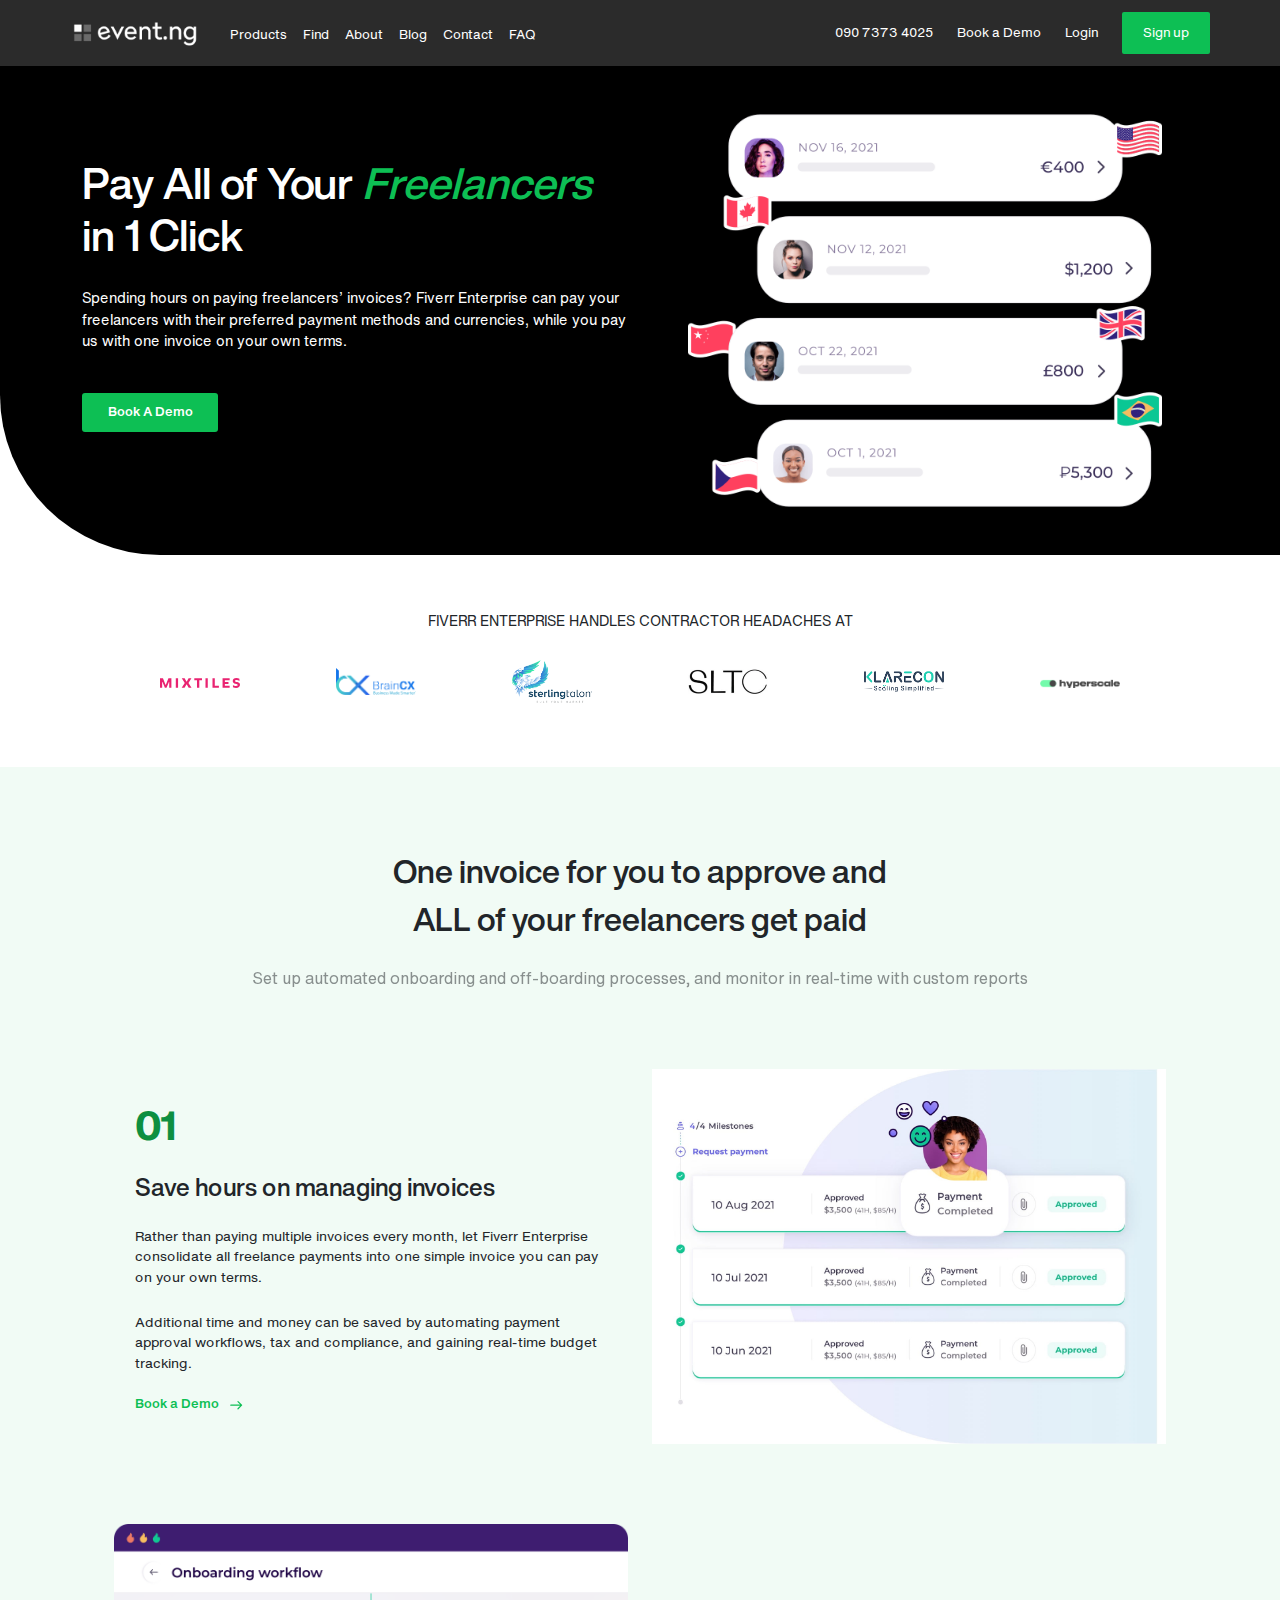
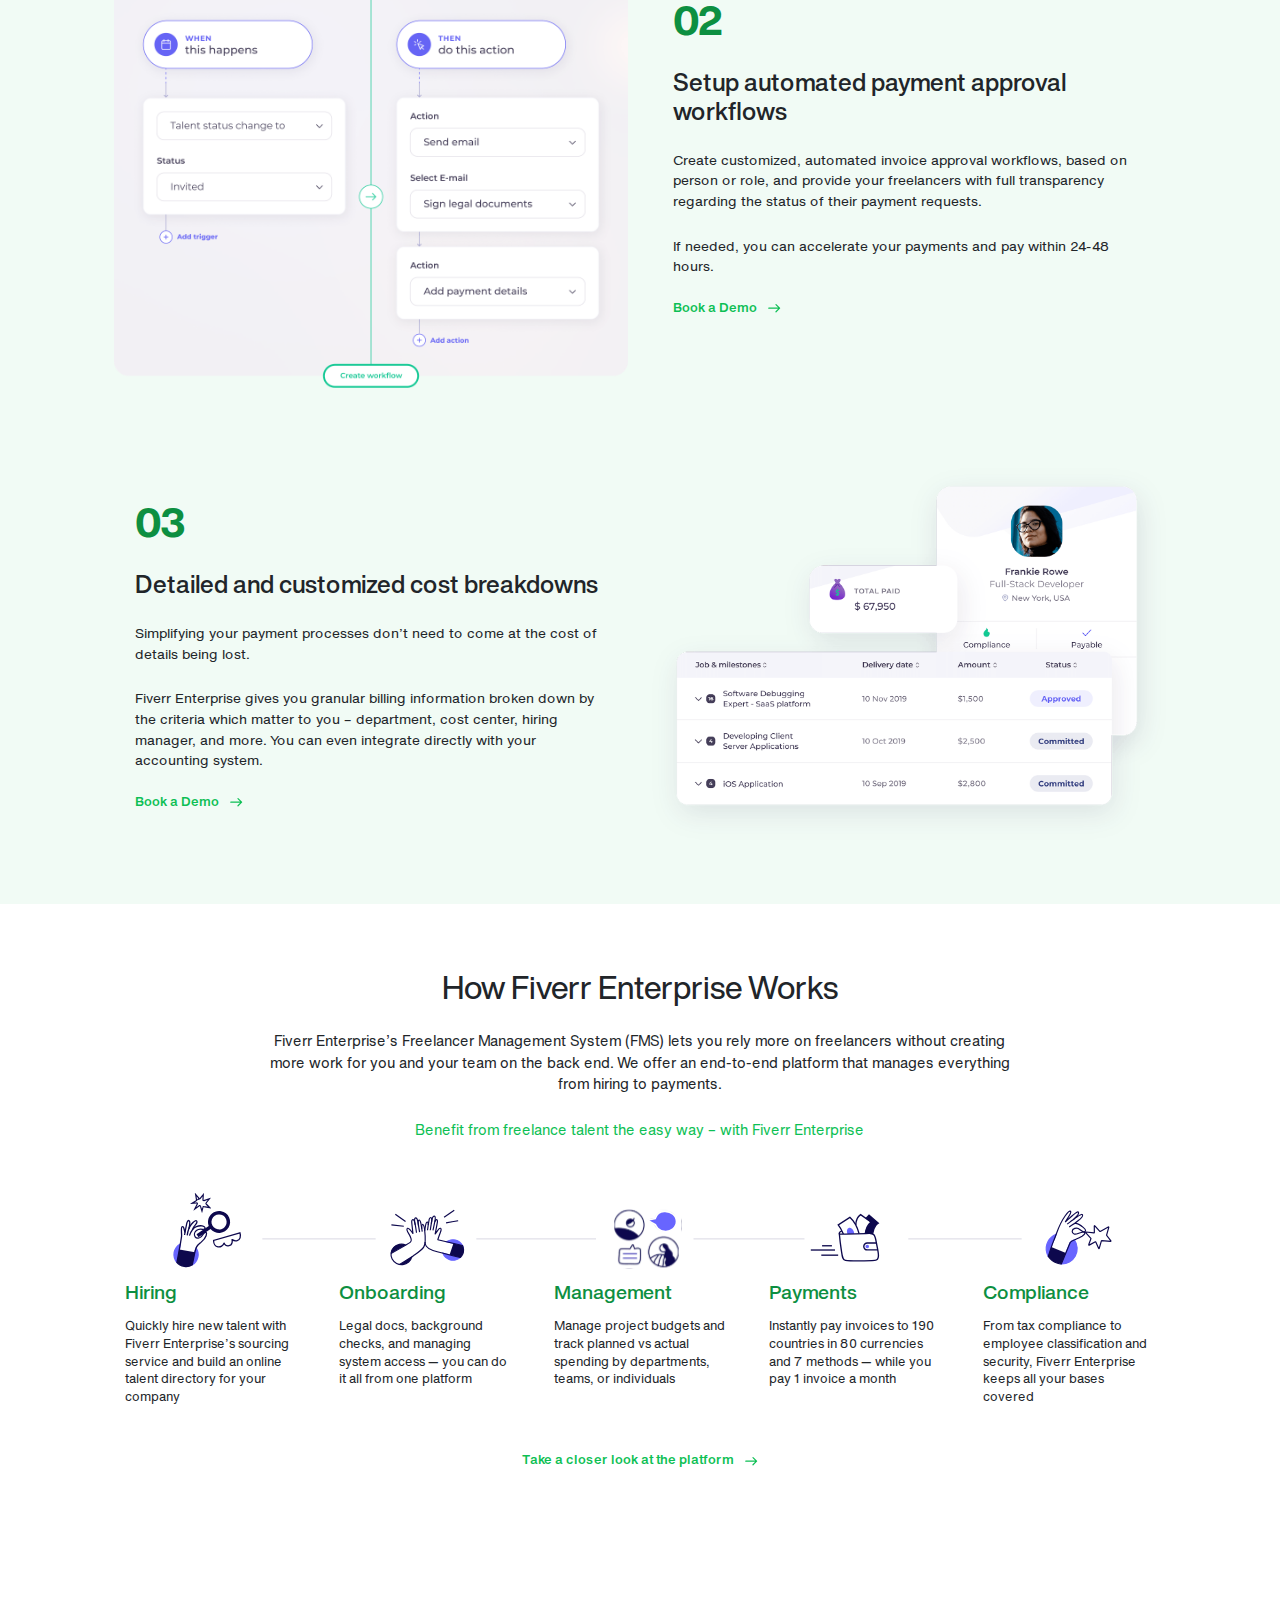
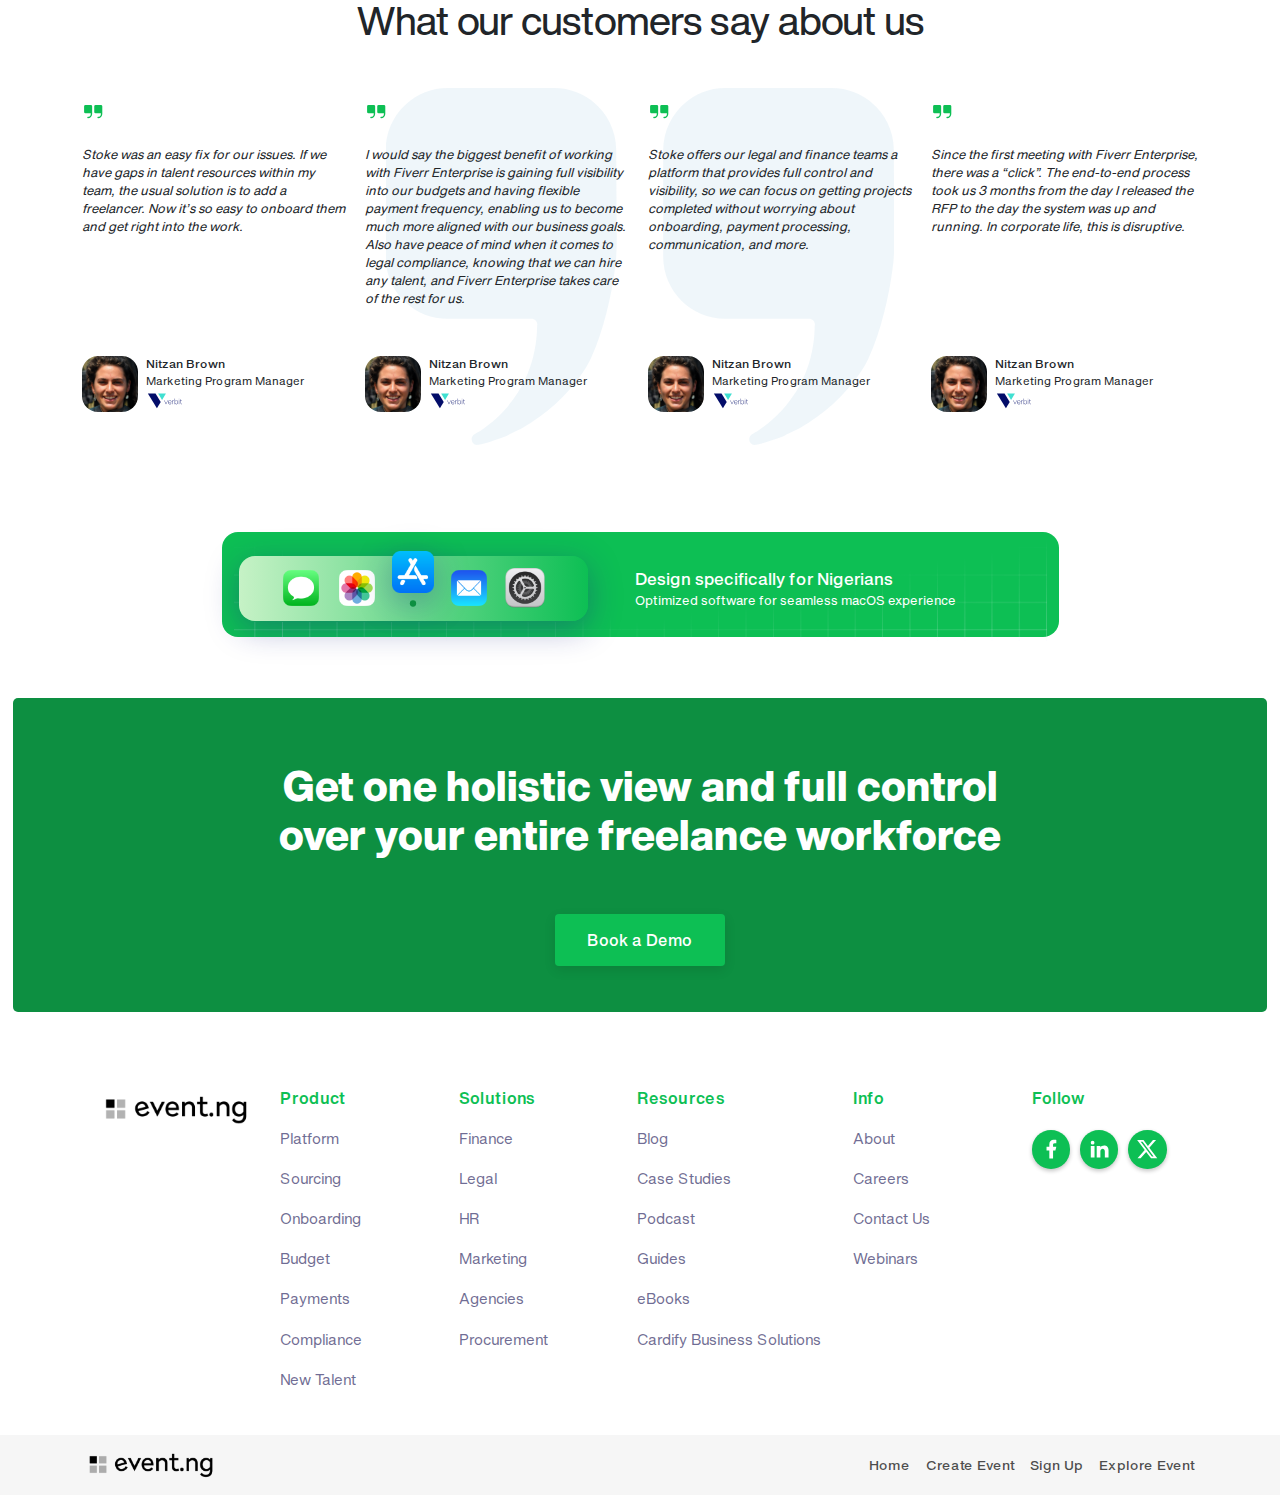
<file: all_products_page_three.html>
<!DOCTYPE html>
<html lang="en">
	<head>
		<meta charset="UTF-8" />
		<meta name="viewport" content="width=device-width, initial-scale=1.0" />
		<link rel="shortcut icon" href="./assets/image/cardify-favicon.png" type="image/x-icon" />
		<link rel="stylesheet" type="text/css" href="./assets/css/bootstrap.min.css" />
		<link rel="stylesheet" type="text/css" href="./assets/image/slick.css" />
		<link rel="stylesheet" type="text/css" href="./assets/css/header.css" />
		<link rel="stylesheet" type="text/css" href="./assets/css/all_products_page_three.css" />
		<link rel="stylesheet" type="text/css" href="./assets/css/footer.css" />
		<title>Event NG - Home</title>
	</head>
	<body>
		<!-- header @::start -->
		<header class="index">
			<div class="container-lg d-flex align-items-center h-100 p-0">
				<div class="row col-12 align-items-center justify-content-between m-0">
					<div class="col-5 col-md-6 p-0 d-flex align-items-center gap-3 gap-md-4">
						<button
							class="v-mobile-menu d-lg-none"
							type="button"
							data-bs-toggle="offcanvas"
							data-bs-target="#offcanvasExample"
							aria-controls="offcanvasExample">
							<svg xmlns="http://www.w3.org/2000/svg" width="24" height="24" viewBox="0 0 24 24">
								<g id="evaMenuFill0">
									<g id="evaMenuFill1">
										<g id="evaMenuFill2" fill="currentColor">
											<rect width="18" height="2" x="3" y="11" rx=".95" ry=".95" />
											<rect width="18" height="2" x="3" y="16" rx=".95" ry=".95" />
											<rect width="18" height="2" x="3" y="6" rx=".95" ry=".95" />
										</g>
									</g>
								</g>
							</svg>
						</button>
						<a href="/index.html">
							<div class="v-logo-image">
								<div class="lg-image">
									<img src="./assets/image/Logo Variant White.png" alt="" class="img-fluid" />
								</div>
							</div>
						</a>
						<ul class="d-lg-flex align-items-center v-left-links d-none">
							<li><a href="./see_all_events.html">Products</a></li>
							<li><a href="./search.html">Find</a></li>
							<li><a href="./about.html">About</a></li>
							<li><a href="./find_events.html">Blog</a></li>
							<li><a href="./contact.html">Contact</a></li>
							<li><a href="./find_events.html">FAQ</a></li>
						</ul>
					</div>
					<div class="col-5 col-sm-3 col-xl-5 p-0">
						<div class="d-flex align-items-center justify-content-end gap-2 justify-content-lg-end v-right-links gap-lg-4">
							<a href="./contact.html" class="v-phone" role="button">
								<span class="v-text d-none d-xl-inline"> 090 7373 4025 </span>
								<span class="d-xl-none">
									<svg xmlns="http://www.w3.org/2000/svg" width="24" height="24" viewBox="0 0 24 24">
										<path
											fill="none"
											stroke="currentColor"
											stroke-linecap="round"
											stroke-linejoin="round"
											stroke-width="2"
											d="M5 4h4l2 5l-2.5 1.5a11 11 0 0 0 5 5L15 13l5 2v4a2 2 0 0 1-2 2A16 16 0 0 1 3 6a2 2 0 0 1 2-2" />
									</svg>
								</span>
							</a>
							<a href="./find_new_talent.html" class="v-demo">
								<span class="v-text d-none d-xl-inline">Book a Demo</span>
								<span class="d-xl-none">
									<svg xmlns="http://www.w3.org/2000/svg" width="24" height="24" viewBox="0 0 24 24">
										<path
											fill="none"
											stroke="currentColor"
											stroke-linecap="round"
											stroke-linejoin="round"
											stroke-width="2"
											d="M8 3H6a2 2 0 0 0-2 2v14a2 2 0 0 0 2 2h6M8 3v9l3-3l3 3V3M8 3h6m0 0h4a2 2 0 0 1 2 2v7m-1 4v3m0 3v-3m0 0h3m-3 0h-3" />
									</svg>
								</span>
							</a>
							<a href="" class="v-user" data-bs-toggle="dropdown" aria-expanded="false">
								<span class="v-text d-none d-xl-inline"> Login </span>
								<span class="d-xl-none">
									<svg xmlns="http://www.w3.org/2000/svg" width="24" height="24" viewBox="0 0 24 24">
										<g fill="none" stroke="currentColor" stroke-width="1.5">
											<path stroke-linejoin="round" d="M4 18a4 4 0 0 1 4-4h8a4 4 0 0 1 4 4a2 2 0 0 1-2 2H6a2 2 0 0 1-2-2Z" />
											<circle cx="12" cy="7" r="3" />
										</g>
									</svg>
								</span>
							</a>
							<a href="./search.html" class="v-sign">
								<span class="v-text d-none d-md-inline"> Sign up </span>
								<span class="d-md-none">
									<svg xmlns="http://www.w3.org/2000/svg" width="24" height="24" viewBox="0 0 24 24">
										<g fill="none" stroke="currentColor" stroke-linecap="round" stroke-width="1.5">
											<path stroke-linejoin="round" d="M2.001 11.999h14m0 0l-3.5-3m3.5 3l-3.5 3" />
											<path
												d="M9.002 7c.012-2.175.109-3.353.877-4.121C10.758 2 12.172 2 15 2h1c2.829 0 4.243 0 5.122.879C22 3.757 22 5.172 22 8v8c0 2.828 0 4.243-.878 5.121C20.242 22 18.829 22 16 22h-1c-2.828 0-4.242 0-5.121-.879c-.768-.768-.865-1.946-.877-4.121" />
										</g>
									</svg>
								</span>
							</a>
						</div>
					</div>
				</div>
			</div>
		</header>
		<!-- header @::end -->
		<!-- main @::start -->
		<main>
			<section class="v-hero">
				<div class="container px-sm-0">
					<div class="row flex-column flex-md-row col-12 m-0 align-items-center h-100">
						<div class="col-lg-6">
							<div class="v-hero-content mx-auto align-items-center text-center align-items-lg-start text-lg-start py-3 pb-lg-5">
								<h2 class="v-title">Pay All of Your <i class="v-green"> Freelancers</i> in 1 Click</h2>
								<span class="v-subcontent">
									Spending hours on paying freelancers’ invoices? Fiverr Enterprise can pay your freelancers with their preferred payment methods and
									currencies, while you pay us with one invoice on your own terms.
								</span>
								<div class="v-link-container">
									<a href="" class="v-link">Book a Demo</a>
								</div>
							</div>
						</div>
						<div class="col-lg-6 p-0 h-100">
							<div class="v-image-container h-100 col-12 col-md-10 mx-auto">
								<img src="./assets/image/event-flag-countries.png" alt="" class="img-fluid" />
							</div>
						</div>
					</div>
				</div>
			</section>

			<div class="v-company-images container px-1 px-sm-3">
				<span class="v-title">FIVERR ENTERPRISE HANDLES CONTRACTOR HEADACHES AT</span>
				<div class="v-company-images-inner">
					<li>
						<div class="v-image-container">
							<img src="./assets/image/mixtiles-logo.svg" alt="" class="img-fluid" />
						</div>
					</li>
					<li>
						<div class="v-image-container">
							<img src="./assets/image/BrainCX_x2.png" alt="" class="img-fluid" />
						</div>
					</li>
					<li>
						<div class="v-image-container">
							<img src="./assets/image/sterlingtalon-high_x2.png" alt="" class="img-fluid" />
						</div>
					</li>
					<li>
						<div class="v-image-container">
							<img src="./assets/image/sltc_x2.png" alt="" class="img-fluid" />
						</div>
					</li>
					<li>
						<div class="v-image-container">
							<img src="./assets/image/klarecon_x2.png" alt="" class="img-fluid" />
						</div>
					</li>
					<li>
						<div class="v-image-container">
							<img src="./assets/image/hyperscale_x2.png" alt="" class="img-fluid" />
						</div>
					</li>
				</div>
			</div>

			<div class="v-sections-container v-nice-padding">
				<div class="container-lg p-0">
					<div class="v-sections-title-container text-center col-11 col-sm-10 mx-auto mb-5 mt-3 d-flex flex-column gap-4">
						<h2 class="v-title col-lg-7 col-md-9 mx-auto text-center">One invoice for you to approve and ALL of your freelancers get paid</h2>
						<span class="v-subcontent"> Set up automated onboarding and off-boarding processes, and monitor in real-time with custom reports </span>
					</div>
					<div class="v-sections-container-inner">
						<div class="v-each-container">
							<div class="row col-12 align-items-center m-0">
								<div class="col-md-6">
									<div class="v-content col-md-11 mx-auto">
										<h1 class="v-num">01</h1>
										<h4 class="v-title">Save hours on managing invoices</h4>
										<span class="v-subcontent">
											Rather than paying multiple invoices every month, let Fiverr Enterprise consolidate all freelance payments into one simple
											invoice you can pay on your own terms.
										</span>
										<span class="v-subcontent">
											Additional time and money can be saved by automating payment approval workflows, tax and compliance, and gaining real-time
											budget tracking.
										</span>
										<div class="v-link-container">
											<a href="" class="v-link">
												<span class="v-text"> Book a Demo </span>
												<svg xmlns="http://www.w3.org/2000/svg" width="48" height="48" viewBox="0 0 48 48">
													<path
														fill="none"
														stroke="currentColor"
														stroke-linecap="round"
														stroke-linejoin="round"
														stroke-width="4"
														d="M42 24H6m24-12l12 12l-12 12" />
												</svg>
											</a>
										</div>
									</div>
								</div>
								<div class="col-md-6">
									<div class="v-images-wrapper col-11 mx-auto mx-lg-0 col-lg-12">
										<div class="v-image-container v-main">
											<img src="./assets/image/event-favorite-client.jpg" alt="" class="img-fluid" />
										</div>
									</div>
								</div>
							</div>
						</div>
						<div class="v-each-container">
							<div class="row col-12 align-items-center flex-column-reverse flex-md-row m-0">
								<div class="col-md-6">
									<div class="v-images-wrapper col-11 mx-auto mx-lg-0 col-lg-12">
										<div class="v-image-container v-main">
											<img src="./assets/image/event-hero-onf.png" alt="" class="img-fluid" />
										</div>
									</div>
								</div>
								<div class="col-md-6">
									<div class="v-content col-md-11 mx-auto">
										<h1 class="v-num">02</h1>
										<h4 class="v-title">Setup automated payment approval workflows</h4>
										<span class="v-subcontent">
											Create customized, automated invoice approval workflows, based on person or role, and provide your freelancers with full
											transparency regarding the status of their payment requests.
										</span>
										<span class="v-subcontent"> If needed, you can accelerate your payments and pay within 24-48 hours. </span>
										<div class="v-link-container">
											<a href="" class="v-link">
												<span class="v-text"> Book a Demo </span>
												<svg xmlns="http://www.w3.org/2000/svg" width="48" height="48" viewBox="0 0 48 48">
													<path
														fill="none"
														stroke="currentColor"
														stroke-linecap="round"
														stroke-linejoin="round"
														stroke-width="4"
														d="M42 24H6m24-12l12 12l-12 12" />
												</svg>
											</a>
										</div>
									</div>
								</div>
							</div>
						</div>
						<div class="v-each-container">
							<div class="row col-12 align-items-center m-0">
								<div class="col-md-6">
									<div class="v-content col-md-11 mx-auto">
										<h1 class="v-num">03</h1>
										<h4 class="v-title">Detailed and customized cost breakdowns</h4>
										<span class="v-subcontent"> Simplifying your payment processes don’t need to come at the cost of details being lost. </span>
										<span class="v-subcontent">
											Fiverr Enterprise gives you granular billing information broken down by the criteria which matter to you – department, cost
											center, hiring manager, and more. You can even integrate directly with your accounting system.
										</span>
										<div class="v-link-container">
											<a href="" class="v-link">
												<span class="v-text"> Book a Demo </span>
												<svg xmlns="http://www.w3.org/2000/svg" width="48" height="48" viewBox="0 0 48 48">
													<path
														fill="none"
														stroke="currentColor"
														stroke-linecap="round"
														stroke-linejoin="round"
														stroke-width="4"
														d="M42 24H6m24-12l12 12l-12 12" />
												</svg>
											</a>
										</div>
									</div>
								</div>
								<div class="col-md-6">
									<div class="v-images-wrapper col-11 mx-auto mx-lg-0 col-lg-12">
										<div class="v-image-container v-main">
											<img src="./assets/image/event-transparency-visibility.png" alt="" class="img-fluid" />
										</div>
									</div>
								</div>
							</div>
						</div>
					</div>
				</div>
			</div>

			<section class="v-nice-padding">
				<div class="container-lg px-2">
					<div class="v-section-title col-11 col-md-8 mx-auto text-center d-flex flex-column gap-4 mb-5 align-items-center">
						<h2 class="v-title">How Fiverr Enterprise Works</h2>
						<span class="v-subcontent">
							Fiverr Enterprise’s Freelancer Management System (FMS) lets you rely more on freelancers without creating more work for you and your
							team on the back end. We offer an end-to-end platform that manages everything from hiring to payments.
						</span>
						<span class="v-subcontent"> Benefit from freelance talent the easy way – with Fiverr Enterprise </span>
					</div>
					<div class="v-section-body col-md-11 mx-auto">
						<div class="v-image-top col-lg-11 mx-auto mb-5 mb-md-1">
							<div class="v-image-container">
								<img src="./assets/image/event-winner-scheme-1.svg" alt="" class="img-fluid" />
							</div>
						</div>
						<div>
							<div class="v-parent-grid-container">
								<div class="row col-12 m-0 align-items-start justify-content-between">
									<!-- each items @::start -->
									<div class="v-each-item p-0 col-sm-4 col-md-2">
										<h5 class="v-title">Hiring</h5>
										<span class="v-text">
											Quickly hire new talent with Fiverr Enterprise’s sourcing service and build an online talent directory for your company
										</span>
									</div>
									<!-- each items @::end -->
									<!-- each items @::start -->
									<div class="v-each-item p-0 col-sm-4 col-md-2">
										<h5 class="v-title">Onboarding</h5>
										<span class="v-text"> Legal docs, background checks, and managing system access — you can do it all from one platform </span>
									</div>
									<!-- each items @::end -->
									<!-- each items @::start -->
									<div class="v-each-item p-0 col-sm-4 col-md-2">
										<h5 class="v-title">Management</h5>
										<span class="v-text"> Manage project budgets and track planned vs actual spending by departments, teams, or individuals </span>
									</div>
									<!-- each items @::end -->
									<!-- each items @::start -->
									<div class="v-each-item p-0 col-sm-4 col-md-2">
										<h5 class="v-title">Payments</h5>
										<span class="v-text">
											Instantly pay invoices to 190 countries in 80 currencies and 7 methods — while you pay 1 invoice a month
										</span>
									</div>
									<!-- each items @::end -->
									<!-- each items @::start -->
									<div class="v-each-item p-0 col-sm-4 col-md-2">
										<h5 class="v-title">Compliance</h5>
										<span class="v-text">
											From tax compliance to employee classification and security, Fiverr Enterprise keeps all your bases covered
										</span>
									</div>
									<!-- each items @::end -->
								</div>
							</div>
							<div class="v-link-container d-flex align-items-center justify-content-center mt-5">
								<a href="" class="v-link">
									<span class="v-text"> Take a closer look at the platform </span>
									<svg xmlns="http://www.w3.org/2000/svg" width="48" height="48" viewBox="0 0 48 48">
										<path
											fill="none"
											stroke="currentColor"
											stroke-linecap="round"
											stroke-linejoin="round"
											stroke-width="4"
											d="M42 24H6m24-12l12 12l-12 12" />
									</svg>
								</a>
							</div>
						</div>
					</div>
				</div>
			</section>

			<div class="v-customer-say v-nice-padding">
				<div class="v-layer-bg">
					<img src="./assets/image/event-comma-eff.svg" alt="" class="img-fluid" />
				</div>
				<div class="container-lg px-1">
					<div class="v-section-title col-11 col-md-8 mx-auto text-center mb-5">
						<h1 class="v-title">What our customers say about us</h1>
					</div>
					<div class="row col-12 m-0 align-items-stretch">
						<!-- each say @::start -->
						<div class="v-each-say col-sm-6 col-lg-3 p-0">
							<div class="v-each-say-inner">
								<div class="v-top">
									<span class="v-icon">
										<svg xmlns="http://www.w3.org/2000/svg" width="256" height="256" viewBox="0 0 256 256">
											<path
												fill="currentColor"
												d="M116 72v88a48.05 48.05 0 0 1-48 48a8 8 0 0 1 0-16a32 32 0 0 0 32-32v-8H40a16 16 0 0 1-16-16V72a16 16 0 0 1 16-16h60a16 16 0 0 1 16 16Zm100-16h-60a16 16 0 0 0-16 16v64a16 16 0 0 0 16 16h60v8a32 32 0 0 1-32 32a8 8 0 0 0 0 16a48.05 48.05 0 0 0 48-48V72a16 16 0 0 0-16-16Z" />
										</svg>
									</span>
									<span class="v-text-content">
										Stoke was an easy fix for our issues. If we have gaps in talent resources within my team, the usual solution is to add a
										freelancer. Now it’s so easy to onboard them and get right into the work.
									</span>
								</div>
								<div class="v-bottom">
									<div class="v-profile-image">
										<img src="./assets/image/user-image-one.jfif" alt="" class="img-fluid" />
									</div>
									<div class="v-profile-detail">
										<span class="v-name">Nitzan Brown</span>
										<span class="v-pos">Marketing Program Manager</span>
										<div class="v-comp-image">
											<img src="./assets/image/verbit-logo_blue.svg" alt="" class="img-fluid" />
										</div>
									</div>
								</div>
							</div>
						</div>
						<!-- each say @::end -->
						<!-- each say @::start -->
						<div class="v-each-say col-sm-6 col-lg-3 p-0">
							<div class="v-each-say-inner">
								<div class="v-top">
									<span class="v-icon">
										<svg xmlns="http://www.w3.org/2000/svg" width="256" height="256" viewBox="0 0 256 256">
											<path
												fill="currentColor"
												d="M116 72v88a48.05 48.05 0 0 1-48 48a8 8 0 0 1 0-16a32 32 0 0 0 32-32v-8H40a16 16 0 0 1-16-16V72a16 16 0 0 1 16-16h60a16 16 0 0 1 16 16Zm100-16h-60a16 16 0 0 0-16 16v64a16 16 0 0 0 16 16h60v8a32 32 0 0 1-32 32a8 8 0 0 0 0 16a48.05 48.05 0 0 0 48-48V72a16 16 0 0 0-16-16Z" />
										</svg>
									</span>
									<span class="v-text-content">
										I would say the biggest benefit of working with Fiverr Enterprise is gaining full visibility into our budgets and having flexible
										payment frequency, enabling us to become much more aligned with our business goals. Also have peace of mind when it comes to legal
										compliance, knowing that we can hire any talent, and Fiverr Enterprise takes care of the rest for us.
									</span>
								</div>
								<div class="v-bottom">
									<div class="v-profile-image">
										<img src="./assets/image/user-image-one.jfif" alt="" class="img-fluid" />
									</div>
									<div class="v-profile-detail">
										<span class="v-name">Nitzan Brown</span>
										<span class="v-pos">Marketing Program Manager</span>
										<div class="v-comp-image">
											<img src="./assets/image/verbit-logo_blue.svg" alt="" class="img-fluid" />
										</div>
									</div>
								</div>
							</div>
						</div>
						<!-- each say @::end -->
						<!-- each say @::start -->
						<div class="v-each-say col-sm-6 col-lg-3 p-0">
							<div class="v-each-say-inner">
								<div class="v-top">
									<span class="v-icon">
										<svg xmlns="http://www.w3.org/2000/svg" width="256" height="256" viewBox="0 0 256 256">
											<path
												fill="currentColor"
												d="M116 72v88a48.05 48.05 0 0 1-48 48a8 8 0 0 1 0-16a32 32 0 0 0 32-32v-8H40a16 16 0 0 1-16-16V72a16 16 0 0 1 16-16h60a16 16 0 0 1 16 16Zm100-16h-60a16 16 0 0 0-16 16v64a16 16 0 0 0 16 16h60v8a32 32 0 0 1-32 32a8 8 0 0 0 0 16a48.05 48.05 0 0 0 48-48V72a16 16 0 0 0-16-16Z" />
										</svg>
									</span>
									<span class="v-text-content">
										Stoke offers our legal and finance teams a platform that provides full control and visibility, so we can focus on getting projects
										completed without worrying about onboarding, payment processing, communication, and more.
									</span>
								</div>
								<div class="v-bottom">
									<div class="v-profile-image">
										<img src="./assets/image/user-image-one.jfif" alt="" class="img-fluid" />
									</div>
									<div class="v-profile-detail">
										<span class="v-name">Nitzan Brown</span>
										<span class="v-pos">Marketing Program Manager</span>
										<div class="v-comp-image">
											<img src="./assets/image/verbit-logo_blue.svg" alt="" class="img-fluid" />
										</div>
									</div>
								</div>
							</div>
						</div>
						<!-- each say @::end -->
						<!-- each say @::start -->
						<div class="v-each-say col-sm-6 col-lg-3 p-0">
							<div class="v-each-say-inner">
								<div class="v-top">
									<span class="v-icon">
										<svg xmlns="http://www.w3.org/2000/svg" width="256" height="256" viewBox="0 0 256 256">
											<path
												fill="currentColor"
												d="M116 72v88a48.05 48.05 0 0 1-48 48a8 8 0 0 1 0-16a32 32 0 0 0 32-32v-8H40a16 16 0 0 1-16-16V72a16 16 0 0 1 16-16h60a16 16 0 0 1 16 16Zm100-16h-60a16 16 0 0 0-16 16v64a16 16 0 0 0 16 16h60v8a32 32 0 0 1-32 32a8 8 0 0 0 0 16a48.05 48.05 0 0 0 48-48V72a16 16 0 0 0-16-16Z" />
										</svg>
									</span>
									<span class="v-text-content">
										Since the first meeting with Fiverr Enterprise, there was a “click”. The end-to-end process took us 3 months from the day I
										released the RFP to the day the system was up and running. In corporate life, this is disruptive.
									</span>
								</div>
								<div class="v-bottom">
									<div class="v-profile-image">
										<img src="./assets/image/user-image-one.jfif" alt="" class="img-fluid" />
									</div>
									<div class="v-profile-detail">
										<span class="v-name">Nitzan Brown</span>
										<span class="v-pos">Marketing Program Manager</span>
										<div class="v-comp-image">
											<img src="./assets/image/verbit-logo_blue.svg" alt="" class="img-fluid" />
										</div>
									</div>
								</div>
							</div>
						</div>
						<!-- each say @::end -->
					</div>
				</div>
			</div>

			<div class="container-lg">
				<div class="v-nxt-jumbo">
					<div class="row col-12 mx-auto my-5 col-lg-9 m-0 align-items-center justify-content-around">
						<div class="position-absolute">
							<img src="./assets/image/Patterns.png" alt="" class="img-fluid" />
						</div>
						<div class="v-ios-icons col-10 col-md-5">
							<div class="v-each-ios-icon">
								<img src="./assets/image/apple_message_icon.png" alt="" class="img-fluid" />
							</div>
							<div class="v-each-ios-icon">
								<img src="./assets/image/2697654_apple_photos.png" alt="" class="img-fluid" />
							</div>
							<div class="v-each-ios-icon">
								<img src="./assets/image/apple_app-store_icon.png" alt="" class="img-fluid" />
							</div>
							<div class="v-each-ios-icon">
								<img src="./assets/image/apple_mail_app_icon.png" alt="" class="img-fluid" />
							</div>
							<div class="v-each-ios-icon">
								<img src="./assets/image/apple_settings_icon.png" alt="" class="img-fluid" />
							</div>
						</div>
						<div class="v-text-content col-md-6 text-center text-md-start">
							<h6 class="v-title">Design specifically for Nigerians</h6>
							<span class="v-subtext"> Optimized software for seamless macOS experience </span>
						</div>
					</div>
				</div>
			</div>
			<!-- pre-footer @::start -->
			<div class="v-pre-footer">
				<div class="v-board text-white">
					<div class="container p-0">
						<div class="col-md-9 col-lg-8 mx-auto text-center py-5">
							<h1 class="v-board-title">Get one holistic view and full control over your entire freelance workforce</h1>
							<div class="mt-5 pt-4">
								<a href="" class="v-cat">Book a Demo</a>
							</div>
						</div>
					</div>
				</div>
			</div>
			<!-- pre-footer @::start -->
		</main>
		<!-- main @::end -->
		<!-- footer @::start -->
		<footer>
			<div class="container-lg p-0">
				<div class="footer-inner">
					<div class="row col-12 align-items-start m-0 px-3">
						<div class="col-md col-6 p-0 d-none d-lg-inline">
							<div class="col-inner">
								<a href="">
									<div class="v-image-logo">
										<img src="./assets/image/Event Logo Variant.png" alt="" class="img-fluid" />
									</div>
								</a>
							</div>
						</div>
						<div class="col-md col-6 p-0">
							<div class="col-inner">
								<h6 class="v-each-col-title">Product</h6>
								<ul>
									<li><a href="./about.html">Platform</a></li>
									<li><a href="./contact.html">Sourcing</a></li>
									<li><a href="./find_events.html">Onboarding</a></li>
									<li><a href="./find_new_talent.html">Budget</a></li>
									<li><a href="./find_events.html">Payments</a></li>
									<li><a href="./see_all_events.html">Compliance</a></li>
									<li><a href="./find_new_talent.html">New Talent</a></li>
								</ul>
							</div>
						</div>
						<div class="col-md col-6 p-0">
							<div class="col-inner">
								<h6 class="v-each-col-title">Solutions</h6>
								<ul>
									<li><a href="./about.html">Finance</a></li>
									<li><a href="./contact.html">Legal</a></li>
									<li><a href="./find_events.html">HR</a></li>
									<li><a href="./find_new_talent.html">Marketing</a></li>
									<li><a href="./search.html">Agencies</a></li>
									<li><a href="./see_all_events.html">Procurement</a></li>
								</ul>
							</div>
						</div>
						<div class="col-md col-6 p-0">
							<div class="col-inner">
								<h6 class="v-each-col-title">Resources</h6>
								<ul>
									<li><a href="./about.html">Blog</a></li>
									<li><a href="./contact.html">Case Studies</a></li>
									<li><a href="./find_events.html">Podcast</a></li>
									<li><a href="./search.html">Guides</a></li>
									<li><a href="./see_all_events.html">eBooks</a></li>
									<li><a href="./search_results.html">Cardify Business Solutions</a></li>
								</ul>
							</div>
						</div>
						<div class="col-md col-6 p-0">
							<div class="col-inner">
								<h6 class="v-each-col-title">Info</h6>
								<ul>
									<li><a href="./about.html">About</a></li>
									<li><a href="./find_events.html">Careers</a></li>
									<li><a href="./contact.html">Contact Us</a></li>
									<li><a href="./search_results.html">Webinars</a></li>
								</ul>
							</div>
						</div>
						<div class="col-md col-6 p-0">
							<div class="col-inner">
								<h6 class="v-each-col-title">Follow</h6>
								<ul>
									<li>
										<a href="">
											<svg xmlns="http://www.w3.org/2000/svg" width="24" height="24" viewBox="0 0 24 24">
												<path
													fill="currentColor"
													d="M14 13.5h2.5l1-4H14v-2c0-1.03 0-2 2-2h1.5V2.14c-.326-.043-1.557-.14-2.857-.14C11.928 2 10 3.657 10 6.7v2.8H7v4h3V22h4v-8.5Z" />
											</svg>
										</a>
									</li>
									<li>
										<a href="">
											<svg xmlns="http://www.w3.org/2000/svg" width="24" height="24" viewBox="0 0 24 24">
												<path
													fill="currentColor"
													d="M6.94 5a2 2 0 1 1-4-.002a2 2 0 0 1 4 .002ZM7 8.48H3V21h4V8.48Zm6.32 0H9.34V21h3.94v-6.57c0-3.66 4.77-4 4.77 0V21H22v-7.93c0-6.17-7.06-5.94-8.72-2.91l.04-1.68Z" />
											</svg>
										</a>
									</li>
									<li>
										<a href="">
											<svg xmlns="http://www.w3.org/2000/svg" width="24" height="24" viewBox="0 0 24 24">
												<path
													fill="currentColor"
													d="M18.205 2.25h3.308l-7.227 8.26l8.502 11.24H16.13l-5.214-6.817L4.95 21.75H1.64l7.73-8.835L1.215 2.25H8.04l4.713 6.231l5.45-6.231Zm-1.161 17.52h1.833L7.045 4.126H5.078L17.044 19.77Z" />
											</svg>
										</a>
									</li>
								</ul>
							</div>
						</div>
					</div>
				</div>
			</div>
			<div class="v-post-footer">
				<div class="container px-3">
					<div class="d-flex align-items-center justify-content-between flex-wrap gap-3">
						<a href="">
							<div class="v-logo-image">
								<div class="lg-image">
									<img src="./assets/image/Event Logo Variant.png" alt="" class="img-fluid" />
								</div>
							</div>
						</a>
						<ul class="d-flex align-items-center gap-3 flex-wrap v-links">
							<li><a href="/">Home</a></li>
							<li><a href="">Create Event</a></li>
							<li><a href="">Sign Up</a></li>
							<li><a href="">Explore Event</a></li>
						</ul>
					</div>
				</div>
			</div>
		</footer>
		<!-- footer @::end -->

		<!-- offcanvas @::start -->
		<div class="offcanvas offcanvas-start" tabindex="-1" id="offcanvasExample" aria-labelledby="offcanvasExampleLabel">
			<div class="offcanvas-header">
				<a href="">
					<div class="v-logo">
						<img src="./assets/image/Event Logo Variant.png" alt="" class="img-fluid" />
					</div>
				</a>
				<button type="button" class="btn-close" data-bs-dismiss="offcanvas" aria-label="Close"></button>
			</div>
			<div class="offcanvas-body">
				<ul class="top-links links">
					<li>
						<a href="" class="v-nav-link">
							<svg xmlns="http://www.w3.org/2000/svg" width="2048" height="2048" viewBox="0 0 2048 2048">
								<path
									fill="currentColor"
									d="m1344 2l704 352v785l-128-64V497l-512 256v258l-128 64V753L768 497v227l-128-64V354L1344 2zm0 640l177-89l-463-265l-211 106l497 248zm315-157l182-91l-497-249l-149 75l464 265zm-507 654l-128 64v-1l-384 192v455l384-193v144l-448 224L0 1735v-676l576-288l576 288v80zm-640 710v-455l-384-192v454l384 193zm64-566l369-184l-369-185l-369 185l369 184zm576-1l448-224l448 224v527l-448 224l-448-224v-527zm384 576v-305l-256-128v305l256 128zm384-128v-305l-256 128v305l256-128zm-320-288l241-121l-241-120l-241 120l241 121z" />
							</svg>
							<span class="v-text">Products</span>
						</a>
					</li>
					<li>
						<a href="" class="v-nav-link">
							<svg xmlns="http://www.w3.org/2000/svg" width="16" height="16" viewBox="0 0 16 16">
								<path
									fill="currentColor"
									d="M10.077.379a3 3 0 0 0-2.154 0L2.962 2.287A1.5 1.5 0 0 0 2 3.687v2.57a4.479 4.479 0 0 1 1-.23V3.973L8.5 6.33v7.049l.442.442a3 3 0 0 0 1.135-.2l4.962-1.908a1.5 1.5 0 0 0 .961-1.4V3.687a1.5 1.5 0 0 0-.961-1.4L10.077.379Zm-1.795.933a2 2 0 0 1 1.436 0l4.718 1.815l-1.947.834l-5.591-2.116l1.384-.533ZM9.5 6.33L15 3.973v6.34a.5.5 0 0 1-.32.467l-4.962 1.908a1.905 1.905 0 0 1-.218.07V6.33ZM9 5.456l-5.436-2.33l1.933-.743l5.667 2.146L9 5.456ZM3.5 14c.786 0 1.512-.26 2.096-.697l2.55 2.55a.5.5 0 1 0 .708-.707l-2.55-2.55A3.5 3.5 0 1 0 3.5 14Zm0-1a2.5 2.5 0 1 1 0-5a2.5 2.5 0 0 1 0 5Z" />
							</svg>
							<span class="v-text">Find</span>
						</a>
					</li>
					<li>
						<a href="./about.html" class="v-nav-link">
							<svg xmlns="http://www.w3.org/2000/svg" width="256" height="256" viewBox="0 0 256 256">
								<path
									fill="currentColor"
									d="M140 180a12 12 0 1 1-12-12a12 12 0 0 1 12 12ZM128 72c-22.06 0-40 16.15-40 36v4a8 8 0 0 0 16 0v-4c0-11 10.77-20 24-20s24 9 24 20s-10.77 20-24 20a8 8 0 0 0-8 8v8a8 8 0 0 0 16 0v-.72c18.24-3.35 32-17.9 32-35.28c0-19.85-17.94-36-40-36Zm104 56A104 104 0 1 1 128 24a104.11 104.11 0 0 1 104 104Zm-16 0a88 88 0 1 0-88 88a88.1 88.1 0 0 0 88-88Z" />
							</svg>
							<span class="v-text">About</span>
						</a>
					</li>
					<li>
						<a href="" class="v-nav-link">
							<svg xmlns="http://www.w3.org/2000/svg" width="32" height="32" viewBox="0 0 32 32">
								<path
									fill="currentColor"
									d="M4 24h10v2H4zm0-6h10v2H4zm22-4H6a2 2 0 0 1-2-2V6a2 2 0 0 1 2-2h20a2 2 0 0 1 2 2v6a2 2 0 0 1-2 2zM6 6v6h20V6zm20 22h-6a2 2 0 0 1-2-2v-6a2 2 0 0 1 2-2h6a2 2 0 0 1 2 2v6a2 2 0 0 1-2 2zm-6-8v6h6v-6z" />
							</svg>
							<span class="v-text"> Blog </span>
						</a>
					</li>
					<li>
						<a href="./contact.html" class="v-nav-link">
							<svg xmlns="http://www.w3.org/2000/svg" width="15" height="15" viewBox="0 0 15 15">
								<path
									fill="currentColor"
									d="M2 12.5v.5h1v-.5H2Zm5 0v.5h1v-.5H7Zm-4 0V12H2v.5h1Zm4-.5v.5h1V12H7Zm-2-2a2 2 0 0 1 2 2h1a3 3 0 0 0-3-3v1Zm-2 2a2 2 0 0 1 2-2V9a3 3 0 0 0-3 3h1Zm2-8a2 2 0 0 0-2 2h1a1 1 0 0 1 1-1V4Zm2 2a2 2 0 0 0-2-2v1a1 1 0 0 1 1 1h1ZM5 8a2 2 0 0 0 2-2H6a1 1 0 0 1-1 1v1Zm0-1a1 1 0 0 1-1-1H3a2 2 0 0 0 2 2V7ZM1.5 3h12V2h-12v1Zm12.5.5v8h1v-8h-1Zm-.5 8.5h-12v1h12v-1ZM1 11.5v-8H0v8h1Zm.5.5a.5.5 0 0 1-.5-.5H0A1.5 1.5 0 0 0 1.5 13v-1Zm12.5-.5a.5.5 0 0 1-.5.5v1a1.5 1.5 0 0 0 1.5-1.5h-1ZM13.5 3a.5.5 0 0 1 .5.5h1A1.5 1.5 0 0 0 13.5 2v1Zm-12-1A1.5 1.5 0 0 0 0 3.5h1a.5.5 0 0 1 .5-.5V2ZM9 6h3V5H9v1Zm0 3h3V8H9v1Zm-9 6h15v-1H0v1ZM3 0v2.5h1V0H3Zm8 0v2.5h1V0h-1Z" />
							</svg>
							<span class="v-text">Contact</span>
						</a>
					</li>
					<li>
						<a href="" class="v-nav-link">
							<svg xmlns="http://www.w3.org/2000/svg" width="24" height="24" viewBox="0 0 24 24">
								<path
									fill="currentColor"
									d="M12 2c5.523 0 10 4.477 10 10s-4.477 10-10 10a9.96 9.96 0 0 1-4.587-1.112l-3.826 1.067a1.25 1.25 0 0 1-1.54-1.54l1.068-3.823A9.96 9.96 0 0 1 2 12C2 6.477 6.477 2 12 2Zm0 1.5A8.5 8.5 0 0 0 3.5 12c0 1.47.373 2.883 1.073 4.137l.15.27l-1.112 3.984l3.987-1.112l.27.15A8.5 8.5 0 1 0 12 3.5Zm0 12a1 1 0 1 1 0 2a1 1 0 0 1 0-2Zm0-8.75a2.75 2.75 0 0 1 2.75 2.75c0 1.01-.297 1.574-1.051 2.359l-.169.171c-.622.622-.78.886-.78 1.47a.75.75 0 0 1-1.5 0c0-1.01.297-1.574 1.051-2.359l.169-.171c.622-.622.78-.886.78-1.47a1.25 1.25 0 0 0-2.493-.128l-.007.128a.75.75 0 0 1-1.5 0A2.75 2.75 0 0 1 12 6.75Z" />
							</svg>
							<span class="v-text">FAQ</span>
						</a>
					</li>
				</ul>
				<ul class="bottom-links links">
					<li>
						<a href="" class="v-nav-link">
							<svg xmlns="http://www.w3.org/2000/svg" width="512" height="512" viewBox="0 0 512 512">
								<path
									fill="currentColor"
									d="M101.667 400H464V16H100.667A60.863 60.863 0 0 0 40 76.667V430.25h.011c0 .151-.011.3-.011.453c0 35.4 27.782 65.3 60.667 65.3H464V464H100.667C85.664 464 72 448.129 72 430.7c0-16.64 13.585-30.7 29.667-30.7ZM360 48.333v172.816l-48.4-42.49L264 220.9V48.333ZM232 48v216h31.641l48.075-42.659L360.305 264H392V48h40v320H136.08L136 48Zm-131.333 0H104l.076 320h-2.413A59.793 59.793 0 0 0 72 375.883V76.917A28.825 28.825 0 0 1 100.667 48Z" />
							</svg>
							<span class="v-text">Book a demo</span>
						</a>
					</li>
					<li>
						<a href="" class="v-nav-link v-auth">
							<svg xmlns="http://www.w3.org/2000/svg" width="24" height="24" viewBox="0 0 24 24">
								<g fill="none" stroke="currentColor" stroke-linecap="round" stroke-width="1.5">
									<path stroke-linejoin="round" d="M2.001 11.999h14m0 0l-3.5-3m3.5 3l-3.5 3" />
									<path
										d="M9.002 7c.012-2.175.109-3.353.877-4.121C10.758 2 12.172 2 15 2h1c2.829 0 4.243 0 5.122.879C22 3.757 22 5.172 22 8v8c0 2.828 0 4.243-.878 5.121C20.242 22 18.829 22 16 22h-1c-2.828 0-4.242 0-5.121-.879c-.768-.768-.865-1.946-.877-4.121" />
								</g>
							</svg>
							<span class="v-text">Login</span>
						</a>
					</li>
					<li>
						<a href="" class="v-nav-link v-auth">
							<svg xmlns="http://www.w3.org/2000/svg" width="24" height="24" viewBox="0 0 24 24">
								<g fill="none" fill-rule="evenodd">
									<path
										d="M24 0v24H0V0h24ZM12.593 23.258l-.011.002l-.071.035l-.02.004l-.014-.004l-.071-.035c-.01-.004-.019-.001-.024.005l-.004.01l-.017.428l.005.02l.01.013l.104.074l.015.004l.012-.004l.104-.074l.012-.016l.004-.017l-.017-.427c-.002-.01-.009-.017-.017-.018Zm.265-.113l-.013.002l-.185.093l-.01.01l-.003.011l.018.43l.005.012l.008.007l.201.093c.012.004.023 0 .029-.008l.004-.014l-.034-.614c-.003-.012-.01-.02-.02-.022Zm-.715.002a.023.023 0 0 0-.027.006l-.006.014l-.034.614c0 .012.007.02.017.024l.015-.002l.201-.093l.01-.008l.004-.011l.017-.43l-.003-.012l-.01-.01l-.184-.092Z" />
									<path
										fill="currentColor"
										d="M16 14a5 5 0 0 1 5 5v2a1 1 0 1 1-2 0v-2a3 3 0 0 0-3-3H8a3 3 0 0 0-3 3v2a1 1 0 1 1-2 0v-2a5 5 0 0 1 5-5h8Zm4-6a1 1 0 0 1 1 1v1h1a1 1 0 1 1 0 2h-1v1a1 1 0 1 1-2 0v-1h-1a1 1 0 1 1 0-2h1V9a1 1 0 0 1 1-1Zm-8-6a5 5 0 1 1 0 10a5 5 0 0 1 0-10Zm0 2a3 3 0 1 0 0 6a3 3 0 0 0 0-6Z" />
								</g>
							</svg>
							<span class="v-text"> Sign up</span>
						</a>
					</li>
				</ul>
			</div>
		</div>
		<!-- offcanvas @::end -->

		<script src="./assets/js/bootstrap.bundle.min.js"></script>
	</body>
</html>
</file>
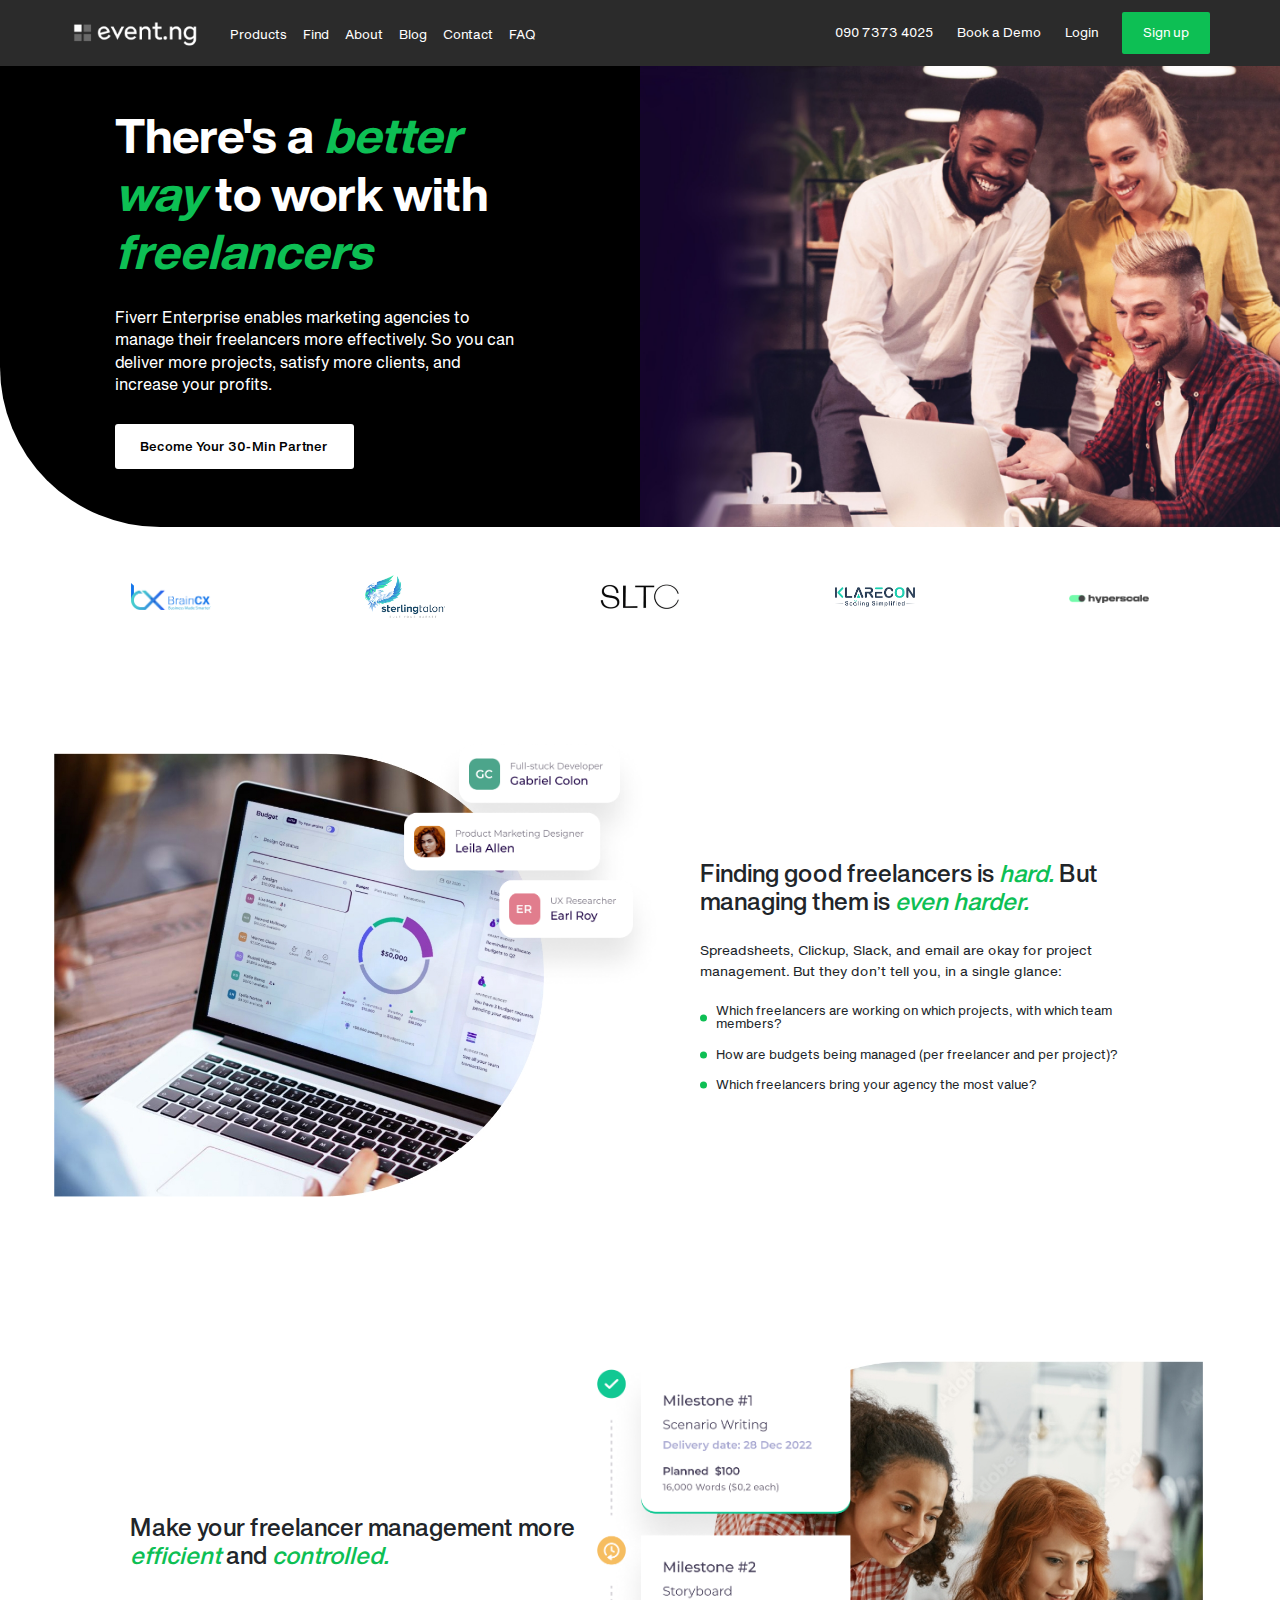
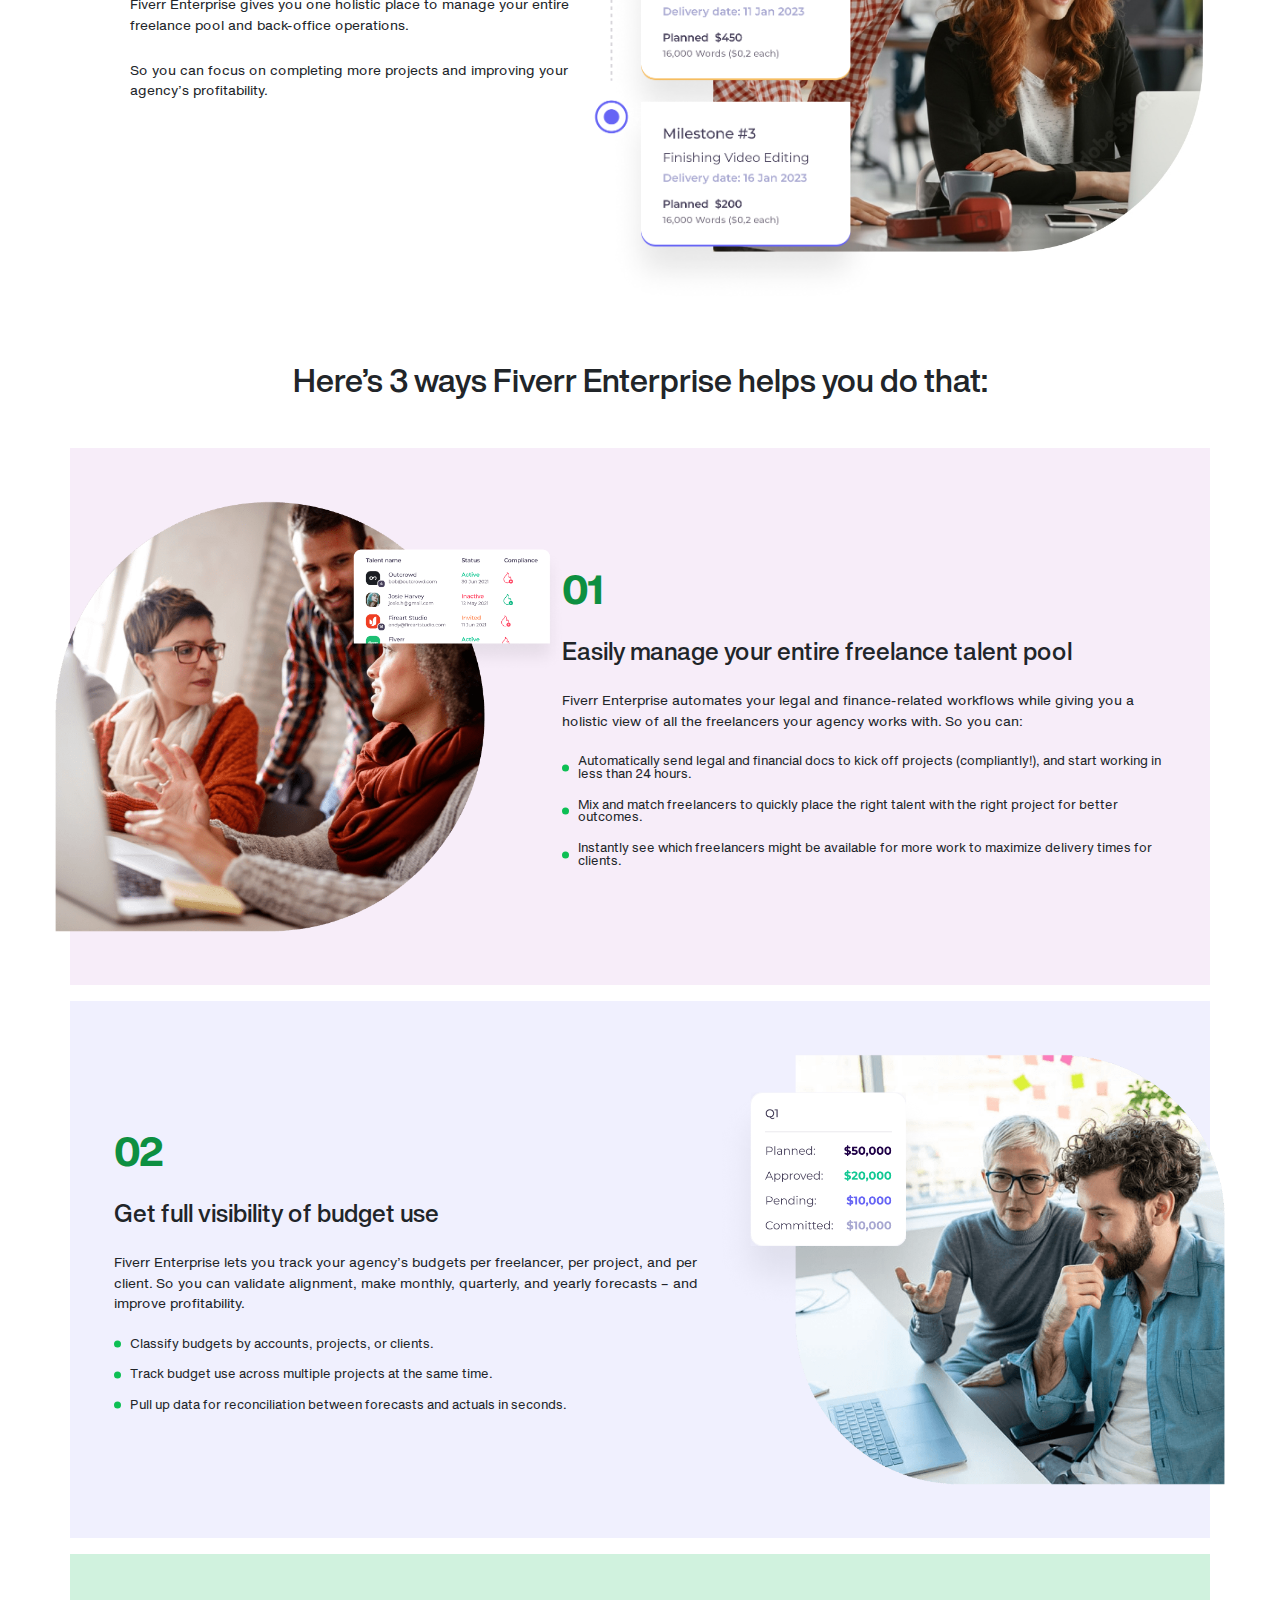
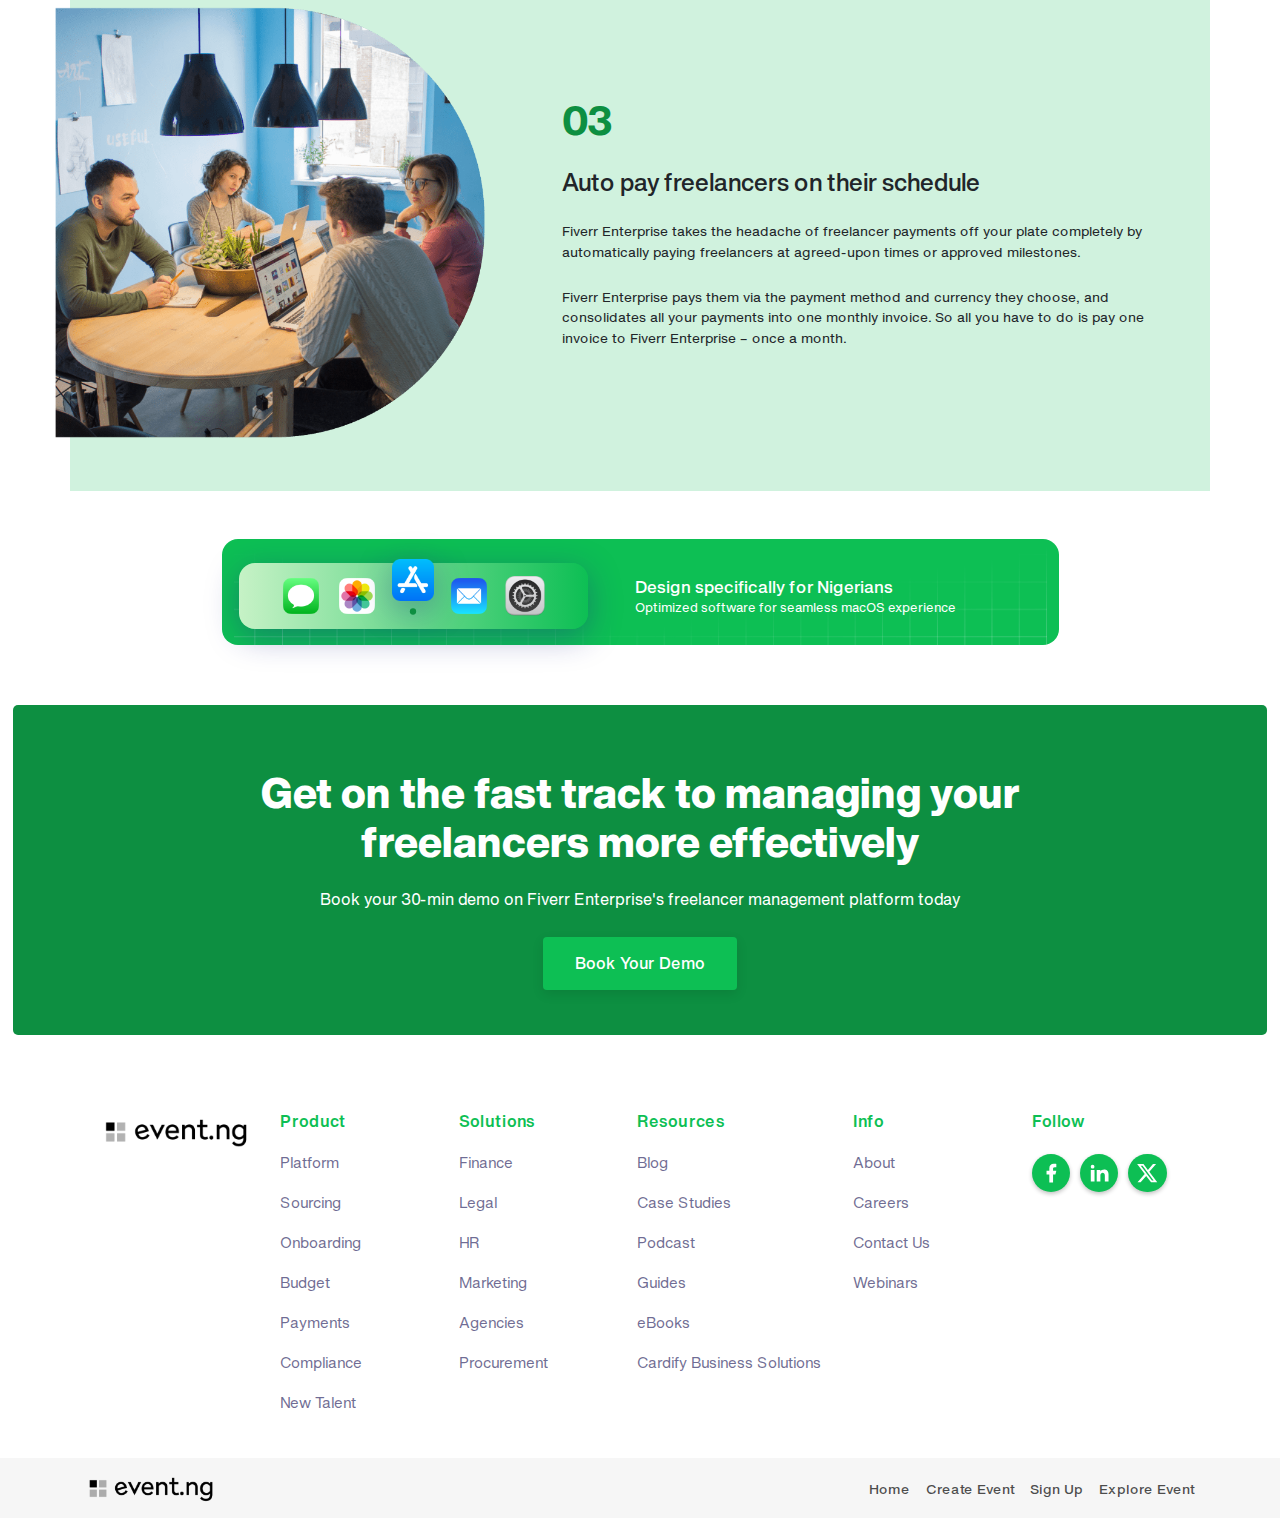
<file: all_products_page_two.html>
<!DOCTYPE html>
<html lang="en">
	<head>
		<meta charset="UTF-8" />
		<meta name="viewport" content="width=device-width, initial-scale=1.0" />
		<link rel="shortcut icon" href="./assets/image/cardify-favicon.png" type="image/x-icon" />
		<link rel="stylesheet" type="text/css" href="./assets/css/bootstrap.min.css" />
		<link rel="stylesheet" type="text/css" href="./assets/image/slick.css" />
		<link rel="stylesheet" type="text/css" href="./assets/css/header.css" />
		<link rel="stylesheet" type="text/css" href="./assets/css/all_products_page_two.css" />
		<link rel="stylesheet" type="text/css" href="./assets/css/footer.css" />
		<title>Event NG - Home</title>
	</head>
	<body>
		<!-- header @::start -->
		<header class="index">
			<div class="container-lg d-flex align-items-center h-100 p-0">
				<div class="row col-12 align-items-center justify-content-between m-0">
					<div class="col-5 col-md-6 p-0 d-flex align-items-center gap-3 gap-md-4">
						<button
							class="v-mobile-menu d-lg-none"
							type="button"
							data-bs-toggle="offcanvas"
							data-bs-target="#offcanvasExample"
							aria-controls="offcanvasExample">
							<svg xmlns="http://www.w3.org/2000/svg" width="24" height="24" viewBox="0 0 24 24">
								<g id="evaMenuFill0">
									<g id="evaMenuFill1">
										<g id="evaMenuFill2" fill="currentColor">
											<rect width="18" height="2" x="3" y="11" rx=".95" ry=".95" />
											<rect width="18" height="2" x="3" y="16" rx=".95" ry=".95" />
											<rect width="18" height="2" x="3" y="6" rx=".95" ry=".95" />
										</g>
									</g>
								</g>
							</svg>
						</button>
						<a href="/index.html">
							<div class="v-logo-image">
								<div class="lg-image">
									<img src="./assets/image/Logo Variant White.png" alt="" class="img-fluid" />
								</div>
							</div>
						</a>
						<ul class="d-lg-flex align-items-center v-left-links d-none">
							<li><a href="./see_all_events.html">Products</a></li>
							<li><a href="./search.html">Find</a></li>
							<li><a href="./about.html">About</a></li>
							<li><a href="./find_events.html">Blog</a></li>
							<li><a href="./contact.html">Contact</a></li>
							<li><a href="./find_events.html">FAQ</a></li>
						</ul>
					</div>
					<div class="col-5 col-sm-3 col-xl-5 p-0">
						<div class="d-flex align-items-center justify-content-end gap-2 justify-content-lg-end v-right-links gap-lg-4">
							<a href="./contact.html" class="v-phone" role="button">
								<span class="v-text d-none d-xl-inline"> 090 7373 4025 </span>
								<span class="d-xl-none">
									<svg xmlns="http://www.w3.org/2000/svg" width="24" height="24" viewBox="0 0 24 24">
										<path
											fill="none"
											stroke="currentColor"
											stroke-linecap="round"
											stroke-linejoin="round"
											stroke-width="2"
											d="M5 4h4l2 5l-2.5 1.5a11 11 0 0 0 5 5L15 13l5 2v4a2 2 0 0 1-2 2A16 16 0 0 1 3 6a2 2 0 0 1 2-2" />
									</svg>
								</span>
							</a>
							<a href="./find_new_talent.html" class="v-demo">
								<span class="v-text d-none d-xl-inline">Book a Demo</span>
								<span class="d-xl-none">
									<svg xmlns="http://www.w3.org/2000/svg" width="24" height="24" viewBox="0 0 24 24">
										<path
											fill="none"
											stroke="currentColor"
											stroke-linecap="round"
											stroke-linejoin="round"
											stroke-width="2"
											d="M8 3H6a2 2 0 0 0-2 2v14a2 2 0 0 0 2 2h6M8 3v9l3-3l3 3V3M8 3h6m0 0h4a2 2 0 0 1 2 2v7m-1 4v3m0 3v-3m0 0h3m-3 0h-3" />
									</svg>
								</span>
							</a>
							<a href="" class="v-user" data-bs-toggle="dropdown" aria-expanded="false">
								<span class="v-text d-none d-xl-inline"> Login </span>
								<span class="d-xl-none">
									<svg xmlns="http://www.w3.org/2000/svg" width="24" height="24" viewBox="0 0 24 24">
										<g fill="none" stroke="currentColor" stroke-width="1.5">
											<path stroke-linejoin="round" d="M4 18a4 4 0 0 1 4-4h8a4 4 0 0 1 4 4a2 2 0 0 1-2 2H6a2 2 0 0 1-2-2Z" />
											<circle cx="12" cy="7" r="3" />
										</g>
									</svg>
								</span>
							</a>
							<a href="./search.html" class="v-sign">
								<span class="v-text d-none d-md-inline"> Sign up </span>
								<span class="d-md-none">
									<svg xmlns="http://www.w3.org/2000/svg" width="24" height="24" viewBox="0 0 24 24">
										<g fill="none" stroke="currentColor" stroke-linecap="round" stroke-width="1.5">
											<path stroke-linejoin="round" d="M2.001 11.999h14m0 0l-3.5-3m3.5 3l-3.5 3" />
											<path
												d="M9.002 7c.012-2.175.109-3.353.877-4.121C10.758 2 12.172 2 15 2h1c2.829 0 4.243 0 5.122.879C22 3.757 22 5.172 22 8v8c0 2.828 0 4.243-.878 5.121C20.242 22 18.829 22 16 22h-1c-2.828 0-4.242 0-5.121-.879c-.768-.768-.865-1.946-.877-4.121" />
										</g>
									</svg>
								</span>
							</a>
						</div>
					</div>
				</div>
			</div>
		</header>
		<!-- header @::end -->
		<!-- main @::start -->
		<main>
			<section class="v-hero">
				<div class="row flex-column-reverse flex-md-row col-12 m-0 align-items-center h-100">
					<div class="col-lg-6">
						<div class="v-hero-content col-sm-11 col-md-8 mx-auto align-items-center text-center align-items-lg-start text-lg-start py-3 pb-lg-5">
							<h1 class="v-title">There's a <i class="v-green">better way</i> to work with <i class="v-green">freelancers</i></h1>
							<span class="v-subcontent">
								Fiverr Enterprise enables marketing agencies to manage their freelancers more effectively. So you can deliver more projects, satisfy
								more clients, and increase your profits.
							</span>
							<div class="v-link-container">
								<a href="" class="v-link">Become your 30-min partner</a>
							</div>
						</div>
					</div>
					<div class="col-lg-6 p-0 h-100">
						<div class="v-image-container h-100 col-12 col-md-10 col-lg-8 col-xl-12 mx-auto">
							<img src="./assets/image/bg-agenciesx1.5-cut.jpg" alt="" class="img-fluid" />
						</div>
					</div>
				</div>
			</section>
			<div class="v-company-images">
				<li>
					<div class="v-image-container">
						<img src="./assets/image/BrainCX_x2.png" alt="" class="img-fluid" />
					</div>
				</li>
				<li>
					<div class="v-image-container">
						<img src="./assets/image/sterlingtalon-high_x2.png" alt="" class="img-fluid" />
					</div>
				</li>
				<li>
					<div class="v-image-container">
						<img src="./assets/image/sltc_x2.png" alt="" class="img-fluid" />
					</div>
				</li>
				<li>
					<div class="v-image-container">
						<img src="./assets/image/klarecon_x2.png" alt="" class="img-fluid" />
					</div>
				</li>
				<li>
					<div class="v-image-container">
						<img src="./assets/image/hyperscale_x2.png" alt="" class="img-fluid" />
					</div>
				</li>
			</div>
			<section class="v-nice-padding v-switch-content-image">
				<div class="container p-0">
					<div class="row col-12 align-items-center justify-content-center m-0">
						<div class="col-md-6">
							<div class="v-images-wrapper col-11 mx-auto">
								<div class="v-image-container v-main">
									<img src="./assets/image/bg-even-harder.jpg" alt="" class="img-fluid" />
								</div>
								<div class="v-image-container v-float v-to-right">
									<img src="./assets/image/bg-even-harder-on_x2.png" alt="" class="img-fluid" />
								</div>
							</div>
						</div>
						<div class="col-md-5 mx-auto">
							<div class="v-content">
								<h4 class="v-title">
									Finding good freelancers is <i class="v-green"> hard.</i> But managing them is <i class="v-green"> even harder. </i>
								</h4>
								<span class="v-subcontent">
									Spreadsheets, Clickup, Slack, and email are okay for project management. But they don’t tell you, in a single glance:
								</span>
								<ul class="v-list-items">
									<li class="v-item">Which freelancers are working on which projects, with which team members?</li>
									<li class="v-item">How are budgets being managed (per freelancer and per project)?</li>
									<li class="v-item">Which freelancers bring your agency the most value?</li>
								</ul>
							</div>
						</div>
					</div>
				</div>
			</section>
			<section class="v-nice-padding v-switch-content-image">
				<div class="container p-0">
					<div class="row col-12 align-items-center justify-content-center m-0">
						<div class="col-md-5 mx-auto">
							<div class="v-content">
								<h4 class="v-title">
									Make your freelancer management more <i class="v-green"> efficient</i> and <i class="v-green"> controlled. </i>
								</h4>
								<span class="v-subcontent">
									Fiverr Enterprise gives you one holistic place to manage your entire freelance pool and back-office operations.
								</span>
								<span class="v-subcontent"> So you can focus on completing more projects and improving your agency’s profitability. </span>
							</div>
						</div>
						<div class="col-md-6">
							<div class="v-images-wrapper col-11 mx-auto mx-lg-0">
								<div class="v-image-container v-main">
									<img src="./assets/image/bg-efficient-controlled.jpg" alt="" class="img-fluid" />
								</div>
								<div class="v-image-container v-float v-to-left">
									<img src="./assets/image/bg-efficient-controlled-on_x2.png" alt="" class="img-fluid" />
								</div>
							</div>
						</div>
					</div>
				</div>
			</section>
			<div class="v-sections-container">
				<div class="container-lg p-0">
					<div class="v-sections-title-container text-center col-11 col-sm-10 mx-auto mb-5 mt-3">
						<h2 class="v-title">Here’s 3 ways Fiverr Enterprise helps you do that:</h2>
					</div>
					<div class="v-sections-container-inner">
						<div class="v-each-container">
							<div class="row col-12 align-items-center m-0">
								<div class="col-md-5">
									<div class="v-images-wrapper col-11 mx-auto mx-lg-0 col-lg-12">
										<div class="v-image-container v-main">
											<img src="./assets/image/bg-3ways-1.png" alt="" class="img-fluid" />
										</div>
										<div class="v-image-container v-float v-to-right">
											<img src="./assets/image/bg-3ways-1-on_x2.png" alt="" class="img-fluid" />
										</div>
									</div>
								</div>
								<div class="col-md-7">
									<div class="v-content">
										<h1 class="v-num">01</h1>
										<h4 class="v-title">Easily manage your entire freelance talent pool</h4>
										<span class="v-subcontent">
											Fiverr Enterprise automates your legal and finance-related workflows while giving you a holistic view of all the freelancers
											your agency works with. So you can:
										</span>
										<ul class="v-list-items">
											<li class="v-item">
												Automatically send legal and financial docs to kick off projects (compliantly!), and start working in less than 24 hours.
											</li>
											<li class="v-item">Mix and match freelancers to quickly place the right talent with the right project for better outcomes.</li>
											<li class="v-item">Instantly see which freelancers might be available for more work to maximize delivery times for clients.</li>
										</ul>
									</div>
								</div>
							</div>
						</div>
						<div class="v-each-container">
							<div class="row col-12 align-items-center flex-column-reverse flex-md-row m-0">
								<div class="col-md-7">
									<div class="v-content">
										<h1 class="v-num">02</h1>
										<h4 class="v-title">Get full visibility of budget use</h4>
										<span class="v-subcontent">
											Fiverr Enterprise lets you track your agency’s budgets per freelancer, per project, and per client. So you can validate
											alignment, make monthly, quarterly, and yearly forecasts – and improve profitability.
										</span>
										<ul class="v-list-items">
											<li class="v-item">Classify budgets by accounts, projects, or clients.</li>
											<li class="v-item">Track budget use across multiple projects at the same time.</li>
											<li class="v-item">Pull up data for reconciliation between forecasts and actuals in seconds.</li>
										</ul>
									</div>
								</div>
								<div class="col-md-5">
									<div class="v-images-wrapper col-11 mx-auto mx-lg-0 col-lg-12">
										<div class="v-image-container v-main">
											<img src="./assets/image/bg-3ways-2.png" alt="" class="img-fluid" />
										</div>
										<div class="v-image-container v-float v-to-left">
											<img src="./assets/image/bg-3ways-2-on_x2.png" alt="" class="img-fluid" />
										</div>
									</div>
								</div>
							</div>
						</div>
						<div class="v-each-container">
							<div class="row col-12 align-items-center m-0">
								<div class="col-md-5">
									<div class="v-images-wrapper col-11 mx-auto mx-lg-0 col-lg-12">
										<div class="v-image-container v-main">
											<img src="./assets/image/bg-3ways-3.png" alt="" class="img-fluid" />
										</div>
										<div class="v-image-container v-float v-to-right"></div>
									</div>
								</div>
								<div class="col-md-7">
									<div class="v-content">
										<h1 class="v-num">03</h1>
										<h4 class="v-title">Auto pay freelancers on their schedule</h4>
										<span class="v-subcontent">
											Fiverr Enterprise takes the headache of freelancer payments off your plate completely by automatically paying freelancers at
											agreed-upon times or approved milestones.
										</span>
										<span class="v-subcontent">
											Fiverr Enterprise pays them via the payment method and currency they choose, and consolidates all your payments into one monthly
											invoice. So all you have to do is pay one invoice to Fiverr Enterprise – once a month.
										</span>
									</div>
								</div>
							</div>
						</div>
					</div>
				</div>
			</div>

			<div class="container-lg">
				<div class="v-nxt-jumbo">
					<div class="row col-12 mx-auto my-5 col-lg-9 m-0 align-items-center justify-content-around">
						<div class="position-absolute">
							<img src="./assets/image/Patterns.png" alt="" class="img-fluid" />
						</div>
						<div class="v-ios-icons col-10 col-md-5">
							<div class="v-each-ios-icon">
								<img src="./assets/image/apple_message_icon.png" alt="" class="img-fluid" />
							</div>
							<div class="v-each-ios-icon">
								<img src="./assets/image/2697654_apple_photos.png" alt="" class="img-fluid" />
							</div>
							<div class="v-each-ios-icon">
								<img src="./assets/image/apple_app-store_icon.png" alt="" class="img-fluid" />
							</div>
							<div class="v-each-ios-icon">
								<img src="./assets/image/apple_mail_app_icon.png" alt="" class="img-fluid" />
							</div>
							<div class="v-each-ios-icon">
								<img src="./assets/image/apple_settings_icon.png" alt="" class="img-fluid" />
							</div>
						</div>
						<div class="v-text-content col-md-6 text-center text-md-start">
							<h6 class="v-title">Design specifically for Nigerians</h6>
							<span class="v-subtext"> Optimized software for seamless macOS experience </span>
						</div>
					</div>
				</div>
			</div>

			<!-- pre-footer @::start -->
			<div class="v-pre-footer">
				<div class="v-board text-white">
					<div class="container p-0">
						<div class="col-md-9 col-lg-8 mx-auto text-center py-5">
							<h1 class="v-board-title">Get on the fast track to managing your freelancers more effectively</h1>
							<div class="mt-4 mb-5">
								<span class="v-text"> Book your 30-min demo on Fiverr Enterprise's freelancer management platform today </span>
							</div>
							<div class="">
								<a href="" class="v-cat v-variant">Book Your Demo</a>
							</div>
						</div>
					</div>
				</div>
			</div>
			<!-- pre-footer @::start -->
		</main>
		<!-- main @::end -->
		<!-- footer @::start -->
		<footer>
			<div class="container-lg p-0">
				<div class="footer-inner">
					<div class="row col-12 align-items-start m-0 px-3">
						<div class="col-md col-6 p-0 d-none d-lg-inline">
							<div class="col-inner">
								<a href="">
									<div class="v-image-logo">
										<img src="./assets/image/Event Logo Variant.png" alt="" class="img-fluid" />
									</div>
								</a>
							</div>
						</div>
						<div class="col-md col-6 p-0">
							<div class="col-inner">
								<h6 class="v-each-col-title">Product</h6>
								<ul>
									<li><a href="./about.html">Platform</a></li>
									<li><a href="./contact.html">Sourcing</a></li>
									<li><a href="./find_events.html">Onboarding</a></li>
									<li><a href="./find_new_talent.html">Budget</a></li>
									<li><a href="./find_events.html">Payments</a></li>
									<li><a href="./see_all_events.html">Compliance</a></li>
									<li><a href="./find_new_talent.html">New Talent</a></li>
								</ul>
							</div>
						</div>
						<div class="col-md col-6 p-0">
							<div class="col-inner">
								<h6 class="v-each-col-title">Solutions</h6>
								<ul>
									<li><a href="./about.html">Finance</a></li>
									<li><a href="./contact.html">Legal</a></li>
									<li><a href="./find_events.html">HR</a></li>
									<li><a href="./find_new_talent.html">Marketing</a></li>
									<li><a href="./search.html">Agencies</a></li>
									<li><a href="./see_all_events.html">Procurement</a></li>
								</ul>
							</div>
						</div>
						<div class="col-md col-6 p-0">
							<div class="col-inner">
								<h6 class="v-each-col-title">Resources</h6>
								<ul>
									<li><a href="./about.html">Blog</a></li>
									<li><a href="./contact.html">Case Studies</a></li>
									<li><a href="./find_events.html">Podcast</a></li>
									<li><a href="./search.html">Guides</a></li>
									<li><a href="./see_all_events.html">eBooks</a></li>
									<li><a href="./search_results.html">Cardify Business Solutions</a></li>
								</ul>
							</div>
						</div>
						<div class="col-md col-6 p-0">
							<div class="col-inner">
								<h6 class="v-each-col-title">Info</h6>
								<ul>
									<li><a href="./about.html">About</a></li>
									<li><a href="./find_events.html">Careers</a></li>
									<li><a href="./contact.html">Contact Us</a></li>
									<li><a href="./search_results.html">Webinars</a></li>
								</ul>
							</div>
						</div>
						<div class="col-md col-6 p-0">
							<div class="col-inner">
								<h6 class="v-each-col-title">Follow</h6>
								<ul>
									<li>
										<a href="">
											<svg xmlns="http://www.w3.org/2000/svg" width="24" height="24" viewBox="0 0 24 24">
												<path
													fill="currentColor"
													d="M14 13.5h2.5l1-4H14v-2c0-1.03 0-2 2-2h1.5V2.14c-.326-.043-1.557-.14-2.857-.14C11.928 2 10 3.657 10 6.7v2.8H7v4h3V22h4v-8.5Z" />
											</svg>
										</a>
									</li>
									<li>
										<a href="">
											<svg xmlns="http://www.w3.org/2000/svg" width="24" height="24" viewBox="0 0 24 24">
												<path
													fill="currentColor"
													d="M6.94 5a2 2 0 1 1-4-.002a2 2 0 0 1 4 .002ZM7 8.48H3V21h4V8.48Zm6.32 0H9.34V21h3.94v-6.57c0-3.66 4.77-4 4.77 0V21H22v-7.93c0-6.17-7.06-5.94-8.72-2.91l.04-1.68Z" />
											</svg>
										</a>
									</li>
									<li>
										<a href="">
											<svg xmlns="http://www.w3.org/2000/svg" width="24" height="24" viewBox="0 0 24 24">
												<path
													fill="currentColor"
													d="M18.205 2.25h3.308l-7.227 8.26l8.502 11.24H16.13l-5.214-6.817L4.95 21.75H1.64l7.73-8.835L1.215 2.25H8.04l4.713 6.231l5.45-6.231Zm-1.161 17.52h1.833L7.045 4.126H5.078L17.044 19.77Z" />
											</svg>
										</a>
									</li>
								</ul>
							</div>
						</div>
					</div>
				</div>
			</div>
			<div class="v-post-footer">
				<div class="container px-3">
					<div class="d-flex align-items-center justify-content-between flex-wrap gap-3">
						<a href="">
							<div class="v-logo-image">
								<div class="lg-image">
									<img src="./assets/image/Event Logo Variant.png" alt="" class="img-fluid" />
								</div>
							</div>
						</a>
						<ul class="d-flex align-items-center gap-3 flex-wrap v-links">
							<li><a href="/">Home</a></li>
							<li><a href="">Create Event</a></li>
							<li><a href="">Sign Up</a></li>
							<li><a href="">Explore Event</a></li>
						</ul>
					</div>
				</div>
			</div>
		</footer>
		<!-- footer @::end -->

		<!-- offcanvas @::start -->
		<div class="offcanvas offcanvas-start" tabindex="-1" id="offcanvasExample" aria-labelledby="offcanvasExampleLabel">
			<div class="offcanvas-header">
				<a href="">
					<div class="v-logo">
						<img src="./assets/image/Event Logo Variant.png" alt="" class="img-fluid" />
					</div>
				</a>
				<button type="button" class="btn-close" data-bs-dismiss="offcanvas" aria-label="Close"></button>
			</div>
			<div class="offcanvas-body">
				<ul class="top-links links">
					<li>
						<a href="" class="v-nav-link">
							<svg xmlns="http://www.w3.org/2000/svg" width="2048" height="2048" viewBox="0 0 2048 2048">
								<path
									fill="currentColor"
									d="m1344 2l704 352v785l-128-64V497l-512 256v258l-128 64V753L768 497v227l-128-64V354L1344 2zm0 640l177-89l-463-265l-211 106l497 248zm315-157l182-91l-497-249l-149 75l464 265zm-507 654l-128 64v-1l-384 192v455l384-193v144l-448 224L0 1735v-676l576-288l576 288v80zm-640 710v-455l-384-192v454l384 193zm64-566l369-184l-369-185l-369 185l369 184zm576-1l448-224l448 224v527l-448 224l-448-224v-527zm384 576v-305l-256-128v305l256 128zm384-128v-305l-256 128v305l256-128zm-320-288l241-121l-241-120l-241 120l241 121z" />
							</svg>
							<span class="v-text">Products</span>
						</a>
					</li>
					<li>
						<a href="" class="v-nav-link">
							<svg xmlns="http://www.w3.org/2000/svg" width="16" height="16" viewBox="0 0 16 16">
								<path
									fill="currentColor"
									d="M10.077.379a3 3 0 0 0-2.154 0L2.962 2.287A1.5 1.5 0 0 0 2 3.687v2.57a4.479 4.479 0 0 1 1-.23V3.973L8.5 6.33v7.049l.442.442a3 3 0 0 0 1.135-.2l4.962-1.908a1.5 1.5 0 0 0 .961-1.4V3.687a1.5 1.5 0 0 0-.961-1.4L10.077.379Zm-1.795.933a2 2 0 0 1 1.436 0l4.718 1.815l-1.947.834l-5.591-2.116l1.384-.533ZM9.5 6.33L15 3.973v6.34a.5.5 0 0 1-.32.467l-4.962 1.908a1.905 1.905 0 0 1-.218.07V6.33ZM9 5.456l-5.436-2.33l1.933-.743l5.667 2.146L9 5.456ZM3.5 14c.786 0 1.512-.26 2.096-.697l2.55 2.55a.5.5 0 1 0 .708-.707l-2.55-2.55A3.5 3.5 0 1 0 3.5 14Zm0-1a2.5 2.5 0 1 1 0-5a2.5 2.5 0 0 1 0 5Z" />
							</svg>
							<span class="v-text">Find</span>
						</a>
					</li>
					<li>
						<a href="./about.html" class="v-nav-link">
							<svg xmlns="http://www.w3.org/2000/svg" width="256" height="256" viewBox="0 0 256 256">
								<path
									fill="currentColor"
									d="M140 180a12 12 0 1 1-12-12a12 12 0 0 1 12 12ZM128 72c-22.06 0-40 16.15-40 36v4a8 8 0 0 0 16 0v-4c0-11 10.77-20 24-20s24 9 24 20s-10.77 20-24 20a8 8 0 0 0-8 8v8a8 8 0 0 0 16 0v-.72c18.24-3.35 32-17.9 32-35.28c0-19.85-17.94-36-40-36Zm104 56A104 104 0 1 1 128 24a104.11 104.11 0 0 1 104 104Zm-16 0a88 88 0 1 0-88 88a88.1 88.1 0 0 0 88-88Z" />
							</svg>
							<span class="v-text">About</span>
						</a>
					</li>
					<li>
						<a href="" class="v-nav-link">
							<svg xmlns="http://www.w3.org/2000/svg" width="32" height="32" viewBox="0 0 32 32">
								<path
									fill="currentColor"
									d="M4 24h10v2H4zm0-6h10v2H4zm22-4H6a2 2 0 0 1-2-2V6a2 2 0 0 1 2-2h20a2 2 0 0 1 2 2v6a2 2 0 0 1-2 2zM6 6v6h20V6zm20 22h-6a2 2 0 0 1-2-2v-6a2 2 0 0 1 2-2h6a2 2 0 0 1 2 2v6a2 2 0 0 1-2 2zm-6-8v6h6v-6z" />
							</svg>
							<span class="v-text"> Blog </span>
						</a>
					</li>
					<li>
						<a href="./contact.html" class="v-nav-link">
							<svg xmlns="http://www.w3.org/2000/svg" width="15" height="15" viewBox="0 0 15 15">
								<path
									fill="currentColor"
									d="M2 12.5v.5h1v-.5H2Zm5 0v.5h1v-.5H7Zm-4 0V12H2v.5h1Zm4-.5v.5h1V12H7Zm-2-2a2 2 0 0 1 2 2h1a3 3 0 0 0-3-3v1Zm-2 2a2 2 0 0 1 2-2V9a3 3 0 0 0-3 3h1Zm2-8a2 2 0 0 0-2 2h1a1 1 0 0 1 1-1V4Zm2 2a2 2 0 0 0-2-2v1a1 1 0 0 1 1 1h1ZM5 8a2 2 0 0 0 2-2H6a1 1 0 0 1-1 1v1Zm0-1a1 1 0 0 1-1-1H3a2 2 0 0 0 2 2V7ZM1.5 3h12V2h-12v1Zm12.5.5v8h1v-8h-1Zm-.5 8.5h-12v1h12v-1ZM1 11.5v-8H0v8h1Zm.5.5a.5.5 0 0 1-.5-.5H0A1.5 1.5 0 0 0 1.5 13v-1Zm12.5-.5a.5.5 0 0 1-.5.5v1a1.5 1.5 0 0 0 1.5-1.5h-1ZM13.5 3a.5.5 0 0 1 .5.5h1A1.5 1.5 0 0 0 13.5 2v1Zm-12-1A1.5 1.5 0 0 0 0 3.5h1a.5.5 0 0 1 .5-.5V2ZM9 6h3V5H9v1Zm0 3h3V8H9v1Zm-9 6h15v-1H0v1ZM3 0v2.5h1V0H3Zm8 0v2.5h1V0h-1Z" />
							</svg>
							<span class="v-text">Contact</span>
						</a>
					</li>
					<li>
						<a href="" class="v-nav-link">
							<svg xmlns="http://www.w3.org/2000/svg" width="24" height="24" viewBox="0 0 24 24">
								<path
									fill="currentColor"
									d="M12 2c5.523 0 10 4.477 10 10s-4.477 10-10 10a9.96 9.96 0 0 1-4.587-1.112l-3.826 1.067a1.25 1.25 0 0 1-1.54-1.54l1.068-3.823A9.96 9.96 0 0 1 2 12C2 6.477 6.477 2 12 2Zm0 1.5A8.5 8.5 0 0 0 3.5 12c0 1.47.373 2.883 1.073 4.137l.15.27l-1.112 3.984l3.987-1.112l.27.15A8.5 8.5 0 1 0 12 3.5Zm0 12a1 1 0 1 1 0 2a1 1 0 0 1 0-2Zm0-8.75a2.75 2.75 0 0 1 2.75 2.75c0 1.01-.297 1.574-1.051 2.359l-.169.171c-.622.622-.78.886-.78 1.47a.75.75 0 0 1-1.5 0c0-1.01.297-1.574 1.051-2.359l.169-.171c.622-.622.78-.886.78-1.47a1.25 1.25 0 0 0-2.493-.128l-.007.128a.75.75 0 0 1-1.5 0A2.75 2.75 0 0 1 12 6.75Z" />
							</svg>
							<span class="v-text">FAQ</span>
						</a>
					</li>
				</ul>
				<ul class="bottom-links links">
					<li>
						<a href="" class="v-nav-link">
							<svg xmlns="http://www.w3.org/2000/svg" width="512" height="512" viewBox="0 0 512 512">
								<path
									fill="currentColor"
									d="M101.667 400H464V16H100.667A60.863 60.863 0 0 0 40 76.667V430.25h.011c0 .151-.011.3-.011.453c0 35.4 27.782 65.3 60.667 65.3H464V464H100.667C85.664 464 72 448.129 72 430.7c0-16.64 13.585-30.7 29.667-30.7ZM360 48.333v172.816l-48.4-42.49L264 220.9V48.333ZM232 48v216h31.641l48.075-42.659L360.305 264H392V48h40v320H136.08L136 48Zm-131.333 0H104l.076 320h-2.413A59.793 59.793 0 0 0 72 375.883V76.917A28.825 28.825 0 0 1 100.667 48Z" />
							</svg>
							<span class="v-text">Book a demo</span>
						</a>
					</li>
					<li>
						<a href="" class="v-nav-link v-auth">
							<svg xmlns="http://www.w3.org/2000/svg" width="24" height="24" viewBox="0 0 24 24">
								<g fill="none" stroke="currentColor" stroke-linecap="round" stroke-width="1.5">
									<path stroke-linejoin="round" d="M2.001 11.999h14m0 0l-3.5-3m3.5 3l-3.5 3" />
									<path
										d="M9.002 7c.012-2.175.109-3.353.877-4.121C10.758 2 12.172 2 15 2h1c2.829 0 4.243 0 5.122.879C22 3.757 22 5.172 22 8v8c0 2.828 0 4.243-.878 5.121C20.242 22 18.829 22 16 22h-1c-2.828 0-4.242 0-5.121-.879c-.768-.768-.865-1.946-.877-4.121" />
								</g>
							</svg>
							<span class="v-text">Login</span>
						</a>
					</li>
					<li>
						<a href="" class="v-nav-link v-auth">
							<svg xmlns="http://www.w3.org/2000/svg" width="24" height="24" viewBox="0 0 24 24">
								<g fill="none" fill-rule="evenodd">
									<path
										d="M24 0v24H0V0h24ZM12.593 23.258l-.011.002l-.071.035l-.02.004l-.014-.004l-.071-.035c-.01-.004-.019-.001-.024.005l-.004.01l-.017.428l.005.02l.01.013l.104.074l.015.004l.012-.004l.104-.074l.012-.016l.004-.017l-.017-.427c-.002-.01-.009-.017-.017-.018Zm.265-.113l-.013.002l-.185.093l-.01.01l-.003.011l.018.43l.005.012l.008.007l.201.093c.012.004.023 0 .029-.008l.004-.014l-.034-.614c-.003-.012-.01-.02-.02-.022Zm-.715.002a.023.023 0 0 0-.027.006l-.006.014l-.034.614c0 .012.007.02.017.024l.015-.002l.201-.093l.01-.008l.004-.011l.017-.43l-.003-.012l-.01-.01l-.184-.092Z" />
									<path
										fill="currentColor"
										d="M16 14a5 5 0 0 1 5 5v2a1 1 0 1 1-2 0v-2a3 3 0 0 0-3-3H8a3 3 0 0 0-3 3v2a1 1 0 1 1-2 0v-2a5 5 0 0 1 5-5h8Zm4-6a1 1 0 0 1 1 1v1h1a1 1 0 1 1 0 2h-1v1a1 1 0 1 1-2 0v-1h-1a1 1 0 1 1 0-2h1V9a1 1 0 0 1 1-1Zm-8-6a5 5 0 1 1 0 10a5 5 0 0 1 0-10Zm0 2a3 3 0 1 0 0 6a3 3 0 0 0 0-6Z" />
								</g>
							</svg>
							<span class="v-text"> Sign up</span>
						</a>
					</li>
				</ul>
			</div>
		</div>
		<!-- offcanvas @::end -->

		<script src="./assets/js/bootstrap.bundle.min.js"></script>
	</body>
</html>
</file>
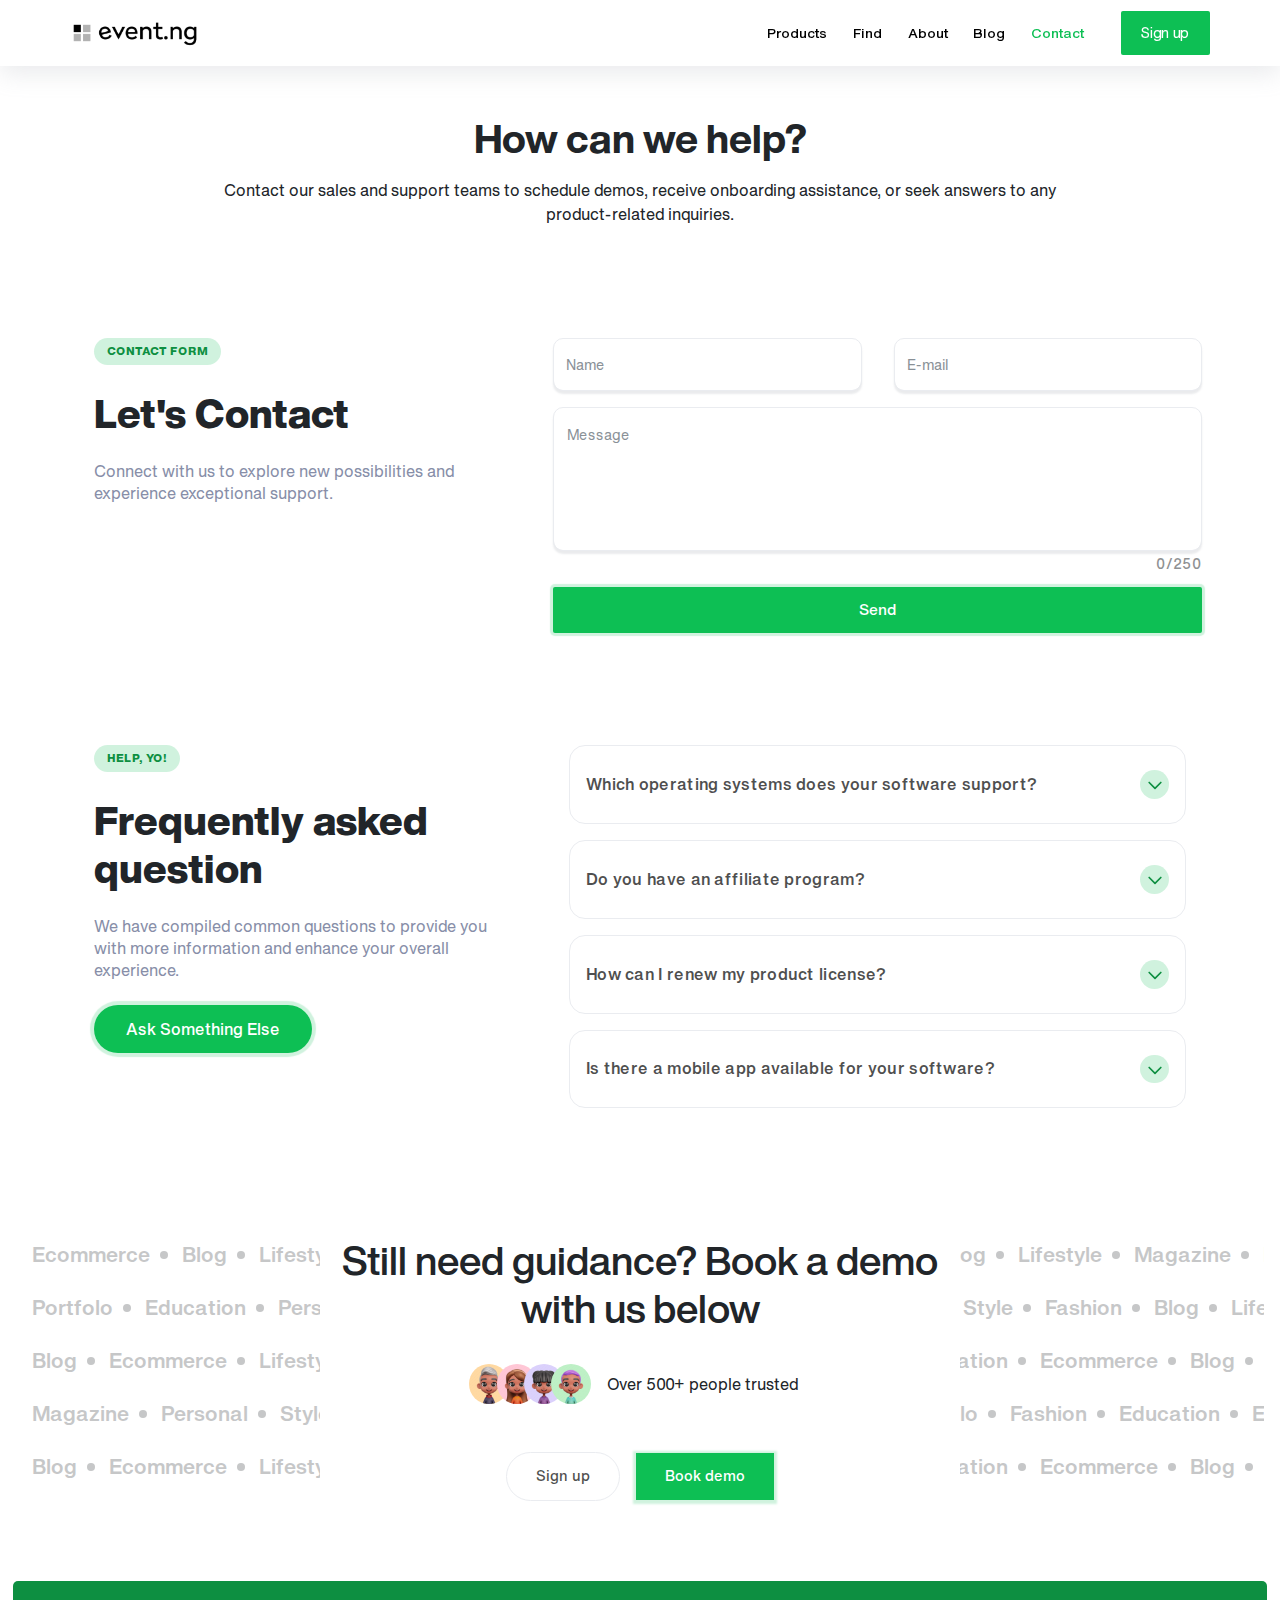
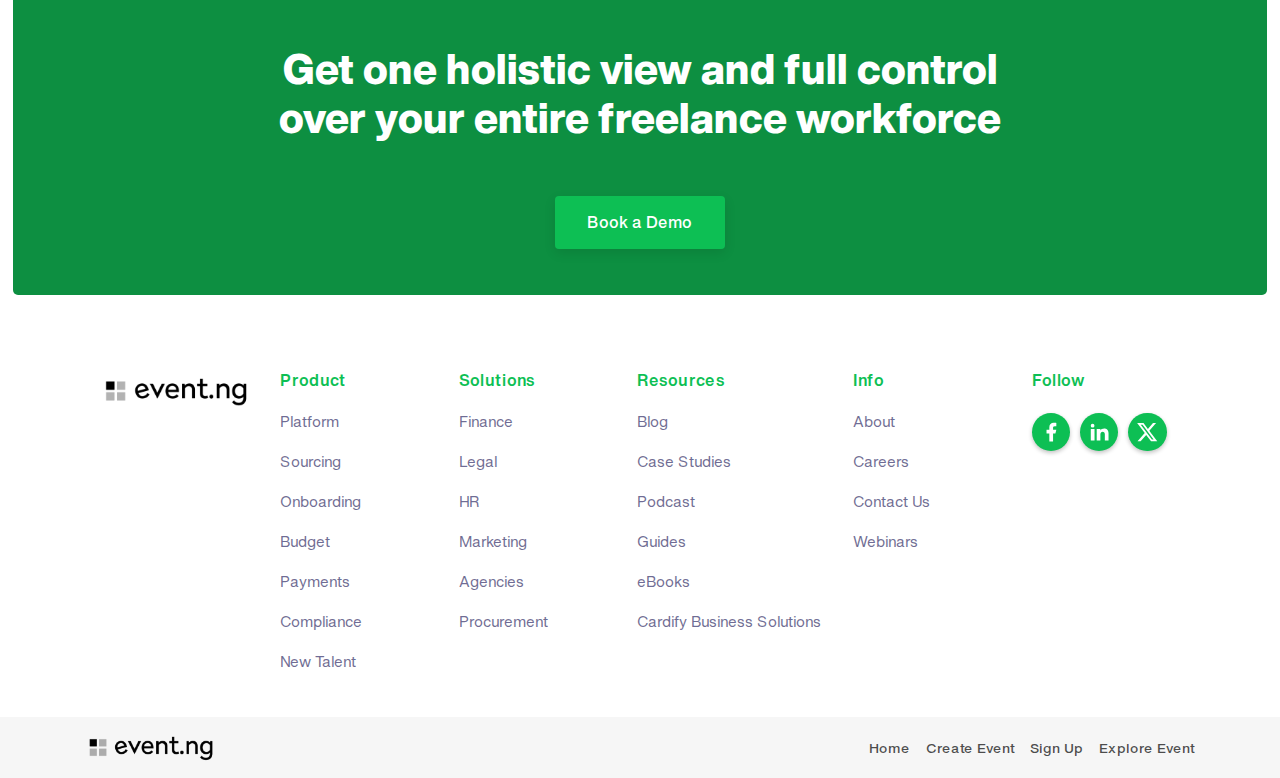
<file: contact.html>
<!DOCTYPE html>
<html lang="en">
	<head>
		<meta charset="UTF-8" />
		<meta name="viewport" content="width=device-width, initial-scale=1.0" />
		<link rel="shortcut icon" href="./assets/image/cardify-favicon.png" type="image/x-icon" />
		<link rel="stylesheet" type="text/css" href="./assets/css/bootstrap.min.css" />
		<link rel="stylesheet" type="text/css" href="./assets/css/header.css" />
		<link rel="stylesheet" type="text/css" href="./assets/css/contact.css" />
		<link rel="stylesheet" type="text/css" href="./assets/css/footer.css" />
		<title>Event NG - Contact</title>
	</head>
	<body>
		<!-- header @::start -->
		<header>
			<div class="container-lg d-flex align-items-center h-100 p-0">
				<div class="row col-12 align-items-center justify-content-between m-0">
					<div class="col-5 col-md-6 p-0 d-flex align-items-center gap-3 gap-md-4">
						<button
							class="v-mobile-menu v-variant d-lg-none"
							type="button"
							data-bs-toggle="offcanvas"
							data-bs-target="#offcanvasExample"
							aria-controls="offcanvasExample">
							<svg xmlns="http://www.w3.org/2000/svg" width="24" height="24" viewBox="0 0 24 24">
								<g id="evaMenuFill0">
									<g id="evaMenuFill1">
										<g id="evaMenuFill2" fill="currentColor">
											<rect width="18" height="2" x="3" y="11" rx=".95" ry=".95" />
											<rect width="18" height="2" x="3" y="16" rx=".95" ry=".95" />
											<rect width="18" height="2" x="3" y="6" rx=".95" ry=".95" />
										</g>
									</g>
								</g>
							</svg>
						</button>
						<a href="./index.html">
							<div class="v-logo-image">
								<div class="lg-image">
									<img src="./assets/image/Event Logo Variant.png" alt="" class="img-fluid" />
								</div>
							</div>
						</a>
					</div>
					<div class="col-5 col-sm-3 col-xl-5 p-0">
						<div class="d-flex align-items-center justify-content-end v-right-links gap-lg-4">
							<ul class="d-lg-flex align-items-center v-op-links d-none">
								<li><a href="./search_results.html">Products</a></li>
								<li><a href="./search.html">Find</a></li>
								<li><a href="./about.html">About</a></li>
								<li><a href="./find_new_talent.html">Blog</a></li>
								<li><a href="./contact.html" class="active">Contact</a></li>
							</ul>
							<a href="" class="v-sign">
								<span class="v-text"> Sign up </span>
							</a>
						</div>
					</div>
				</div>
			</div>
		</header>
		<!-- header @::end -->
		<!-- main @::start -->
		<main>
			<!-- contact @::start -->
			<div class="container-lg p-0">
				<section>
					<div class="col-md-9 text-center mx-auto d-flex flex-column gap-3 px-2">
						<h1 class="v--title">How can we help?</h1>
						<span class="v-subcontent lh-base">
							Contact our sales and support teams to schedule demos, receive onboarding assistance, or seek answers to any product-related inquiries.
						</span>
					</div>
				</section>
				<!-- f-accordion @::start -->
				<section class="f-accordion row col-12 col-md-10 col-xl-12 mx-auto align-items-start m-0 justify-content-between">
					<div class="col-xl-5 col-12 col-sm-9 p-0">
						<div class="px-2 px-xl-4 v-content col-11 col-sm-12">
							<span class="v-tag">contact form</span>
							<h1 class="v-title">Let's Contact</h1>
							<span class="v-subcontent"> Connect with us to explore new possibilities and experience exceptional support. </span>
						</div>
					</div>
					<div class="col-xl-7 p-0">
						<form action="">
							<div class="row col-12 m-0 align-items-center">
								<div class="v-form-input p-0 col-md">
									<input type="text" class="form-control" id="name" placeholder="Name" />
								</div>
								<div class="v-form-input p-0 col-md">
									<input type="email" class="form-control" id="email" placeholder="E-mail" />
								</div>
								<div class="v-form-input p-0">
									<textarea class="form-control" id="exampleFormControlTextarea1" rows="3" placeholder="Message"></textarea>
									<div class="text-end mt-1">
										<small class="v-max-char">0/250</small>
									</div>
								</div>
								<div class="v-submit-btn-container p-0">
									<button class="v-submit-btn" type="submit">Send</button>
								</div>
							</div>
						</form>
					</div>
				</section>
				<!-- f-accordion @::end -->
				<!-- f-accordion @::start -->
				<section class="f-accordion row col-12 col-md-10 col-xl-12 mx-auto align-items-start m-0 justify-content-between">
					<div class="col-xl-5 col-12 col-sm-9 p-0">
						<div class="px-2 px-xl-4 v-content col-11 col-sm-12">
							<span class="v-tag">help, yo!</span>
							<h1 class="v-title">Frequently asked question</h1>
							<span class="v-subcontent">
								We have compiled common questions to provide you with more information and enhance your overall experience.
							</span>
							<a href="" class="v-cat"> Ask Something Else </a>
						</div>
					</div>
					<div class="v-accordion-container col-xl-7 p-0">
						<div class="accordion px-2 px-xl-4 accordion-flush" id="accordionFlushExample">
							<div class="accordion-item">
								<h2 class="accordion-header" id="flush-headingOne">
									<button
										class="accordion-button collapsed"
										type="button"
										data-bs-toggle="collapse"
										data-bs-target="#flush-collapseOne"
										aria-expanded="false"
										aria-controls="flush-collapseOne">
										Which operating systems does your software support?
									</button>
								</h2>
								<div
									id="flush-collapseOne"
									class="accordion-collapse collapse"
									aria-labelledby="flush-headingOne"
									data-bs-parent="#accordionFlushExample">
									<div class="accordion-body">
										<span class="v-accordion-content">
											Yes, we offer a mobile app that is compatible with both iOS and Android devices. You can download it from the App Store or
											Google Play Store and enjoy the convenience of accessing our software on the go.
										</span>
									</div>
								</div>
							</div>
							<div class="accordion-item">
								<h2 class="accordion-header" id="flush-headingTwo">
									<button
										class="accordion-button collapsed"
										type="button"
										data-bs-toggle="collapse"
										data-bs-target="#flush-collapseTwo"
										aria-expanded="false"
										aria-controls="flush-collapseTwo">
										Do you have an affiliate program?
									</button>
								</h2>
								<div
									id="flush-collapseTwo"
									class="accordion-collapse collapse"
									aria-labelledby="flush-headingTwo"
									data-bs-parent="#accordionFlushExample">
									<div class="accordion-body">
										<span class="v-accordion-content">
											Yes, we offer a mobile app that is compatible with both iOS and Android devices. You can download it from the App Store or
											Google Play Store and enjoy the convenience of accessing our software on the go.
										</span>
									</div>
								</div>
							</div>
							<div class="accordion-item">
								<h2 class="accordion-header" id="flush-headingThree">
									<button
										class="accordion-button collapsed"
										type="button"
										data-bs-toggle="collapse"
										data-bs-target="#flush-collapseThree"
										aria-expanded="false"
										aria-controls="flush-collapseThree">
										How can I renew my product license?
									</button>
								</h2>
								<div
									id="flush-collapseThree"
									class="accordion-collapse collapse"
									aria-labelledby="flush-headingThree"
									data-bs-parent="#accordionFlushExample">
									<div class="accordion-body">
										<span class="v-accordion-content">
											Yes, we offer a mobile app that is compatible with both iOS and Android devices. You can download it from the App Store or
											Google Play Store and enjoy the convenience of accessing our software on the go.
										</span>
									</div>
								</div>
							</div>
							<div class="accordion-item">
								<h2 class="accordion-header" id="flush-headingFour">
									<button
										class="accordion-button collapsed"
										type="button"
										data-bs-toggle="collapse"
										data-bs-target="#flush-collapseFour"
										aria-expanded="false"
										aria-controls="flush-collapseFour">
										Is there a mobile app available for your software?
									</button>
								</h2>
								<div
									id="flush-collapseFour"
									class="accordion-collapse collapse"
									aria-labelledby="flush-headingFour"
									data-bs-parent="#accordionFlushExample">
									<div class="accordion-body">
										<span class="v-accordion-content">
											Yes, we offer a mobile app that is compatible with both iOS and Android devices. You can download it from the App Store or
											Google Play Store and enjoy the convenience of accessing our software on the go.
										</span>
									</div>
								</div>
							</div>
						</div>
					</div>
				</section>
				<!-- f-accordion @::end -->
			</div>
			<!-- contact @::end -->

			<div class="my-5">
				<div class="v-list-layer">
					<ul class="v-list-layer-child">
						<li>Ecommerce</li>
						<li>Blog</li>
						<li>Lifestyle</li>
						<li>Magazine</li>
						<li>Health</li>
						<li>Style</li>
						<li>Fashion</li>
						<li>Ecommerce</li>
						<li>Blog</li>
						<li>Lifestyle</li>
						<li>Magazine</li>
						<li>Portfolo</li>
						<li>Education</li>
						<li>Personal</li>
						<li>Style</li>
						<li>Fashion</li>
					</ul>
					<ul class="v-list-layer-child">
						<li>Portfolo</li>
						<li>Education</li>
						<li>Personal</li>
						<li>Style</li>
						<li>Fashion</li>
						<li>Ecommerce</li>
						<li>Magazine</li>
						<li>Health</li>
						<li>Style</li>
						<li>Fashion</li>
						<li>Blog</li>
						<li>Lifestyle</li>
						<li>Magazine</li>
						<li>Health</li>
					</ul>
					<ul class="v-list-layer-child">
						<li>Blog</li>
						<li>Ecommerce</li>
						<li>Lifestyle</li>
						<li>Personal</li>
						<li>Style</li>
						<li>Fashion</li>
						<li>Portfolo</li>
						<li>Fashion</li>
						<li>Education</li>
						<li>Ecommerce</li>
						<li>Blog</li>
						<li>Magazine</li>
						<li>Fashion</li>
						<li>Health</li>
						<li>Portfolo</li>
						<li>Education</li>
					</ul>
					<ul class="v-list-layer-child">
						<li>Magazine</li>
						<li>Personal</li>
						<li>Style</li>
						<li>Health</li>
						<li>Personal</li>
						<li>Style</li>
						<li>Magazine</li>
						<li>Fashion</li>
						<li>Portfolo</li>
						<li>Fashion</li>
						<li>Education</li>
						<li>Ecommerce</li>
						<li>Blog</li>
						<li>Lifestyle</li>
					</ul>
					<ul class="v-list-layer-child">
						<li>Blog</li>
						<li>Ecommerce</li>
						<li>Lifestyle</li>
						<li>Personal</li>
						<li>Style</li>
						<li>Fashion</li>
						<li>Portfolo</li>
						<li>Fashion</li>
						<li>Education</li>
						<li>Ecommerce</li>
						<li>Blog</li>
						<li>Magazine</li>
						<li>Fashion</li>
						<li>Health</li>
						<li>Portfolo</li>
						<li>Education</li>
					</ul>
				</div>
				<div class="col-12 col-sm-9 col-md-7 col-lg-6 px-3 mx-auto text-center v-sdasad">
					<h1 class="v-title">Still need guidance? Book a demo with us below</h1>
					<div class="d-flex flex-wrap align-items-center gap-3 justify-content-center">
						<div class="v-avatar-images-container">
							<!-- each avatar @::start -->
							<div class="v-each-av">
								<img src="./assets/image/avatar-four.png" alt="" class="img-fluid" />
							</div>
							<!-- each avatar @::end -->
							<!-- each avatar @::start -->
							<div class="v-each-av">
								<img src="./assets/image/avatar-one.png" alt="" class="img-fluid" />
							</div>
							<!-- each avatar @::end -->
							<!-- each avatar @::start -->
							<div class="v-each-av">
								<img src="./assets/image/avatar-two.png" alt="" class="img-fluid" />
							</div>
							<!-- each avatar @::end -->
							<!-- each avatar @::start -->
							<div class="v-each-av">
								<img src="./assets/image/avatar-three.png" alt="" class="img-fluid" />
							</div>
							<!-- each avatar @::end -->
						</div>
						<span class="v-text"> Over 500+ people trusted </span>
					</div>
					<div class="v-links d-flex align-items-center justify-content-center gap-3">
						<a href="" class="v-sign-up">Sign up</a>
						<a href="" class="v-book-demo">Book demo</a>
					</div>
				</div>
			</div>
			<!-- pre-footer @::start -->
			<div class="v-pre-footer">
				<div class="v-board">
					<div class="container p-0">
						<div class="col-md-9 col-lg-8 mx-auto text-center py-5">
							<h1 class="v-board-title">Get one holistic view and full control over your entire freelance workforce</h1>
							<div class="mt-5 pt-4">
								<a href="" class="v-cat">Book a Demo</a>
							</div>
						</div>
					</div>
				</div>
			</div>
			<!-- pre-footer @::start -->
		</main>
		<!-- main @::end -->
		<!-- footer @::start -->
		<footer>
			<div class="container-lg p-0">
				<div class="footer-inner">
					<div class="row col-12 align-items-start m-0 px-3">
						<div class="col-md col-6 p-0 d-none d-lg-inline">
							<div class="col-inner">
								<a href="">
									<div class="v-image-logo">
										<img src="./assets/image/Event Logo Variant.png" alt="" class="img-fluid" />
									</div>
								</a>
							</div>
						</div>
						<div class="col-md col-6 p-0">
							<div class="col-inner">
								<h6 class="v-each-col-title">Product</h6>
								<ul>
									<li><a href="./about.html">Platform</a></li>
									<li><a href="./contact.html">Sourcing</a></li>
									<li><a href="./find_events.html">Onboarding</a></li>
									<li><a href="./find_new_talent.html">Budget</a></li>
									<li><a href="./find_events.html">Payments</a></li>
									<li><a href="./see_all_events.html">Compliance</a></li>
									<li><a href="./find_new_talent.html">New Talent</a></li>
								</ul>
							</div>
						</div>
						<div class="col-md col-6 p-0">
							<div class="col-inner">
								<h6 class="v-each-col-title">Solutions</h6>
								<ul>
									<li><a href="./about.html">Finance</a></li>
									<li><a href="./contact.html">Legal</a></li>
									<li><a href="./find_events.html">HR</a></li>
									<li><a href="./find_new_talent.html">Marketing</a></li>
									<li><a href="./search.html">Agencies</a></li>
									<li><a href="./see_all_events.html">Procurement</a></li>
								</ul>
							</div>
						</div>
						<div class="col-md col-6 p-0">
							<div class="col-inner">
								<h6 class="v-each-col-title">Resources</h6>
								<ul>
									<li><a href="./about.html">Blog</a></li>
									<li><a href="./contact.html">Case Studies</a></li>
									<li><a href="./find_events.html">Podcast</a></li>
									<li><a href="./search.html">Guides</a></li>
									<li><a href="./see_all_events.html">eBooks</a></li>
									<li><a href="./search_results.html">Cardify Business Solutions</a></li>
								</ul>
							</div>
						</div>
						<div class="col-md col-6 p-0">
							<div class="col-inner">
								<h6 class="v-each-col-title">Info</h6>
								<ul>
									<li><a href="./about.html">About</a></li>
									<li><a href="./find_events.html">Careers</a></li>
									<li><a href="./contact.html">Contact Us</a></li>
									<li><a href="./search_results.html">Webinars</a></li>
								</ul>
							</div>
						</div>
						<div class="col-md col-6 p-0">
							<div class="col-inner">
								<h6 class="v-each-col-title">Follow</h6>
								<ul>
									<li>
										<a href="">
											<svg xmlns="http://www.w3.org/2000/svg" width="24" height="24" viewBox="0 0 24 24">
												<path
													fill="currentColor"
													d="M14 13.5h2.5l1-4H14v-2c0-1.03 0-2 2-2h1.5V2.14c-.326-.043-1.557-.14-2.857-.14C11.928 2 10 3.657 10 6.7v2.8H7v4h3V22h4v-8.5Z" />
											</svg>
										</a>
									</li>
									<li>
										<a href="">
											<svg xmlns="http://www.w3.org/2000/svg" width="24" height="24" viewBox="0 0 24 24">
												<path
													fill="currentColor"
													d="M6.94 5a2 2 0 1 1-4-.002a2 2 0 0 1 4 .002ZM7 8.48H3V21h4V8.48Zm6.32 0H9.34V21h3.94v-6.57c0-3.66 4.77-4 4.77 0V21H22v-7.93c0-6.17-7.06-5.94-8.72-2.91l.04-1.68Z" />
											</svg>
										</a>
									</li>
									<li>
										<a href="">
											<svg xmlns="http://www.w3.org/2000/svg" width="24" height="24" viewBox="0 0 24 24">
												<path
													fill="currentColor"
													d="M18.205 2.25h3.308l-7.227 8.26l8.502 11.24H16.13l-5.214-6.817L4.95 21.75H1.64l7.73-8.835L1.215 2.25H8.04l4.713 6.231l5.45-6.231Zm-1.161 17.52h1.833L7.045 4.126H5.078L17.044 19.77Z" />
											</svg>
										</a>
									</li>
								</ul>
							</div>
						</div>
					</div>
				</div>
			</div>
			<div class="v-post-footer">
				<div class="container px-3">
					<div class="d-flex align-items-center justify-content-between flex-wrap gap-3">
						<a href="">
							<div class="v-logo-image">
								<div class="lg-image">
									<img src="./assets/image/Event Logo Variant.png" alt="" class="img-fluid" />
								</div>
							</div>
						</a>
						<ul class="d-flex align-items-center gap-3 flex-wrap v-links">
							<li><a href="/">Home</a></li>
							<li><a href="">Create Event</a></li>
							<li><a href="">Sign Up</a></li>
							<li><a href="">Explore Event</a></li>
						</ul>
					</div>
				</div>
			</div>
		</footer>
		<!-- footer @::end -->

		<!-- offcanvas @::start -->
		<div class="offcanvas offcanvas-start" tabindex="-1" id="offcanvasExample" aria-labelledby="offcanvasExampleLabel">
			<div class="offcanvas-header">
				<a href="">
					<div class="v-logo">
						<img src="./assets/image/Event Logo Variant.png" alt="" class="img-fluid" />
					</div>
				</a>
				<button type="button" class="btn-close" data-bs-dismiss="offcanvas" aria-label="Close"></button>
			</div>
			<div class="offcanvas-body">
				<ul class="top-links links">
					<li>
						<a href="" class="v-nav-link">
							<svg xmlns="http://www.w3.org/2000/svg" width="2048" height="2048" viewBox="0 0 2048 2048">
								<path
									fill="currentColor"
									d="m1344 2l704 352v785l-128-64V497l-512 256v258l-128 64V753L768 497v227l-128-64V354L1344 2zm0 640l177-89l-463-265l-211 106l497 248zm315-157l182-91l-497-249l-149 75l464 265zm-507 654l-128 64v-1l-384 192v455l384-193v144l-448 224L0 1735v-676l576-288l576 288v80zm-640 710v-455l-384-192v454l384 193zm64-566l369-184l-369-185l-369 185l369 184zm576-1l448-224l448 224v527l-448 224l-448-224v-527zm384 576v-305l-256-128v305l256 128zm384-128v-305l-256 128v305l256-128zm-320-288l241-121l-241-120l-241 120l241 121z" />
							</svg>
							<span class="v-text">Products</span>
						</a>
					</li>
					<li>
						<a href="" class="v-nav-link">
							<svg xmlns="http://www.w3.org/2000/svg" width="16" height="16" viewBox="0 0 16 16">
								<path
									fill="currentColor"
									d="M10.077.379a3 3 0 0 0-2.154 0L2.962 2.287A1.5 1.5 0 0 0 2 3.687v2.57a4.479 4.479 0 0 1 1-.23V3.973L8.5 6.33v7.049l.442.442a3 3 0 0 0 1.135-.2l4.962-1.908a1.5 1.5 0 0 0 .961-1.4V3.687a1.5 1.5 0 0 0-.961-1.4L10.077.379Zm-1.795.933a2 2 0 0 1 1.436 0l4.718 1.815l-1.947.834l-5.591-2.116l1.384-.533ZM9.5 6.33L15 3.973v6.34a.5.5 0 0 1-.32.467l-4.962 1.908a1.905 1.905 0 0 1-.218.07V6.33ZM9 5.456l-5.436-2.33l1.933-.743l5.667 2.146L9 5.456ZM3.5 14c.786 0 1.512-.26 2.096-.697l2.55 2.55a.5.5 0 1 0 .708-.707l-2.55-2.55A3.5 3.5 0 1 0 3.5 14Zm0-1a2.5 2.5 0 1 1 0-5a2.5 2.5 0 0 1 0 5Z" />
							</svg>
							<span class="v-text">Find</span>
						</a>
					</li>
					<li>
						<a href="./about.html" class="v-nav-link">
							<svg xmlns="http://www.w3.org/2000/svg" width="256" height="256" viewBox="0 0 256 256">
								<path
									fill="currentColor"
									d="M140 180a12 12 0 1 1-12-12a12 12 0 0 1 12 12ZM128 72c-22.06 0-40 16.15-40 36v4a8 8 0 0 0 16 0v-4c0-11 10.77-20 24-20s24 9 24 20s-10.77 20-24 20a8 8 0 0 0-8 8v8a8 8 0 0 0 16 0v-.72c18.24-3.35 32-17.9 32-35.28c0-19.85-17.94-36-40-36Zm104 56A104 104 0 1 1 128 24a104.11 104.11 0 0 1 104 104Zm-16 0a88 88 0 1 0-88 88a88.1 88.1 0 0 0 88-88Z" />
							</svg>
							<span class="v-text">About</span>
						</a>
					</li>
					<li>
						<a href="" class="v-nav-link">
							<svg xmlns="http://www.w3.org/2000/svg" width="32" height="32" viewBox="0 0 32 32">
								<path
									fill="currentColor"
									d="M4 24h10v2H4zm0-6h10v2H4zm22-4H6a2 2 0 0 1-2-2V6a2 2 0 0 1 2-2h20a2 2 0 0 1 2 2v6a2 2 0 0 1-2 2zM6 6v6h20V6zm20 22h-6a2 2 0 0 1-2-2v-6a2 2 0 0 1 2-2h6a2 2 0 0 1 2 2v6a2 2 0 0 1-2 2zm-6-8v6h6v-6z" />
							</svg>
							<span class="v-text"> Blog </span>
						</a>
					</li>
					<li>
						<a href="./contact.html" class="v-nav-link active">
							<svg xmlns="http://www.w3.org/2000/svg" width="15" height="15" viewBox="0 0 15 15">
								<path
									fill="currentColor"
									d="M2 12.5v.5h1v-.5H2Zm5 0v.5h1v-.5H7Zm-4 0V12H2v.5h1Zm4-.5v.5h1V12H7Zm-2-2a2 2 0 0 1 2 2h1a3 3 0 0 0-3-3v1Zm-2 2a2 2 0 0 1 2-2V9a3 3 0 0 0-3 3h1Zm2-8a2 2 0 0 0-2 2h1a1 1 0 0 1 1-1V4Zm2 2a2 2 0 0 0-2-2v1a1 1 0 0 1 1 1h1ZM5 8a2 2 0 0 0 2-2H6a1 1 0 0 1-1 1v1Zm0-1a1 1 0 0 1-1-1H3a2 2 0 0 0 2 2V7ZM1.5 3h12V2h-12v1Zm12.5.5v8h1v-8h-1Zm-.5 8.5h-12v1h12v-1ZM1 11.5v-8H0v8h1Zm.5.5a.5.5 0 0 1-.5-.5H0A1.5 1.5 0 0 0 1.5 13v-1Zm12.5-.5a.5.5 0 0 1-.5.5v1a1.5 1.5 0 0 0 1.5-1.5h-1ZM13.5 3a.5.5 0 0 1 .5.5h1A1.5 1.5 0 0 0 13.5 2v1Zm-12-1A1.5 1.5 0 0 0 0 3.5h1a.5.5 0 0 1 .5-.5V2ZM9 6h3V5H9v1Zm0 3h3V8H9v1Zm-9 6h15v-1H0v1ZM3 0v2.5h1V0H3Zm8 0v2.5h1V0h-1Z" />
							</svg>
							<span class="v-text">Contact</span>
						</a>
					</li>
					<li>
						<a href="" class="v-nav-link">
							<svg xmlns="http://www.w3.org/2000/svg" width="24" height="24" viewBox="0 0 24 24">
								<path
									fill="currentColor"
									d="M12 2c5.523 0 10 4.477 10 10s-4.477 10-10 10a9.96 9.96 0 0 1-4.587-1.112l-3.826 1.067a1.25 1.25 0 0 1-1.54-1.54l1.068-3.823A9.96 9.96 0 0 1 2 12C2 6.477 6.477 2 12 2Zm0 1.5A8.5 8.5 0 0 0 3.5 12c0 1.47.373 2.883 1.073 4.137l.15.27l-1.112 3.984l3.987-1.112l.27.15A8.5 8.5 0 1 0 12 3.5Zm0 12a1 1 0 1 1 0 2a1 1 0 0 1 0-2Zm0-8.75a2.75 2.75 0 0 1 2.75 2.75c0 1.01-.297 1.574-1.051 2.359l-.169.171c-.622.622-.78.886-.78 1.47a.75.75 0 0 1-1.5 0c0-1.01.297-1.574 1.051-2.359l.169-.171c.622-.622.78-.886.78-1.47a1.25 1.25 0 0 0-2.493-.128l-.007.128a.75.75 0 0 1-1.5 0A2.75 2.75 0 0 1 12 6.75Z" />
							</svg>
							<span class="v-text">FAQ</span>
						</a>
					</li>
				</ul>
				<ul class="bottom-links links">
					<li>
						<a href="" class="v-nav-link v-auth">
							<svg xmlns="http://www.w3.org/2000/svg" width="24" height="24" viewBox="0 0 24 24">
								<g fill="none" fill-rule="evenodd">
									<path
										d="M24 0v24H0V0h24ZM12.593 23.258l-.011.002l-.071.035l-.02.004l-.014-.004l-.071-.035c-.01-.004-.019-.001-.024.005l-.004.01l-.017.428l.005.02l.01.013l.104.074l.015.004l.012-.004l.104-.074l.012-.016l.004-.017l-.017-.427c-.002-.01-.009-.017-.017-.018Zm.265-.113l-.013.002l-.185.093l-.01.01l-.003.011l.018.43l.005.012l.008.007l.201.093c.012.004.023 0 .029-.008l.004-.014l-.034-.614c-.003-.012-.01-.02-.02-.022Zm-.715.002a.023.023 0 0 0-.027.006l-.006.014l-.034.614c0 .012.007.02.017.024l.015-.002l.201-.093l.01-.008l.004-.011l.017-.43l-.003-.012l-.01-.01l-.184-.092Z" />
									<path
										fill="currentColor"
										d="M16 14a5 5 0 0 1 5 5v2a1 1 0 1 1-2 0v-2a3 3 0 0 0-3-3H8a3 3 0 0 0-3 3v2a1 1 0 1 1-2 0v-2a5 5 0 0 1 5-5h8Zm4-6a1 1 0 0 1 1 1v1h1a1 1 0 1 1 0 2h-1v1a1 1 0 1 1-2 0v-1h-1a1 1 0 1 1 0-2h1V9a1 1 0 0 1 1-1Zm-8-6a5 5 0 1 1 0 10a5 5 0 0 1 0-10Zm0 2a3 3 0 1 0 0 6a3 3 0 0 0 0-6Z" />
								</g>
							</svg>
							<span class="v-text"> Sign up</span>
						</a>
					</li>
				</ul>
			</div>
		</div>
		<!-- offcanvas @::end -->

		<script src="./assets/js/bootstrap.bundle.min.js"></script>
		<script>
			(() => {
				const textArea = document.querySelector("form textarea.form-control");
				const wordCounter = document.querySelector(".v-max-char");

				textArea.addEventListener("keydown", function (e) {
					const length = e.target.value.split(" ").length;

					if (length > 250) {
						return e.preventDefault();
					}

					wordCounter.innerHTML = `${length}/250`;
				});

				function stripWord(word) {}
			})();
		</script>
	</body>
</html>
</file>
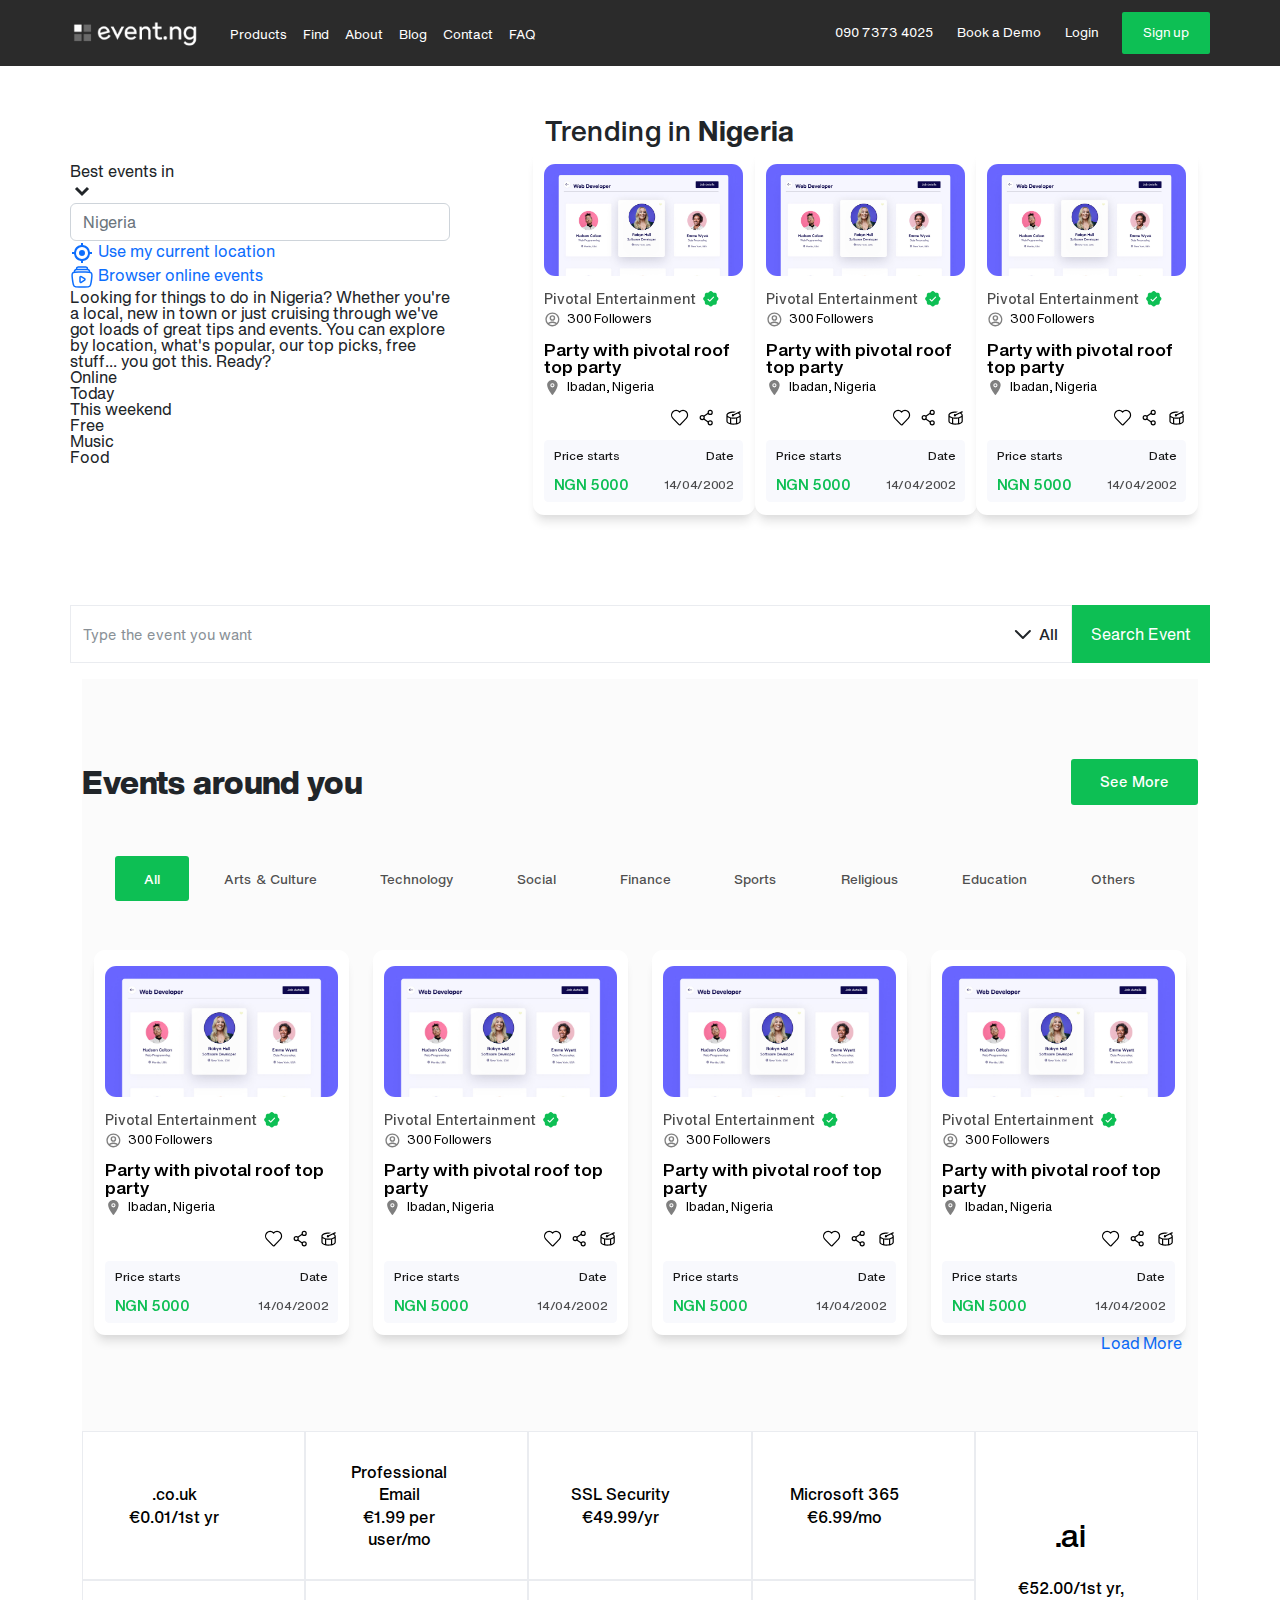
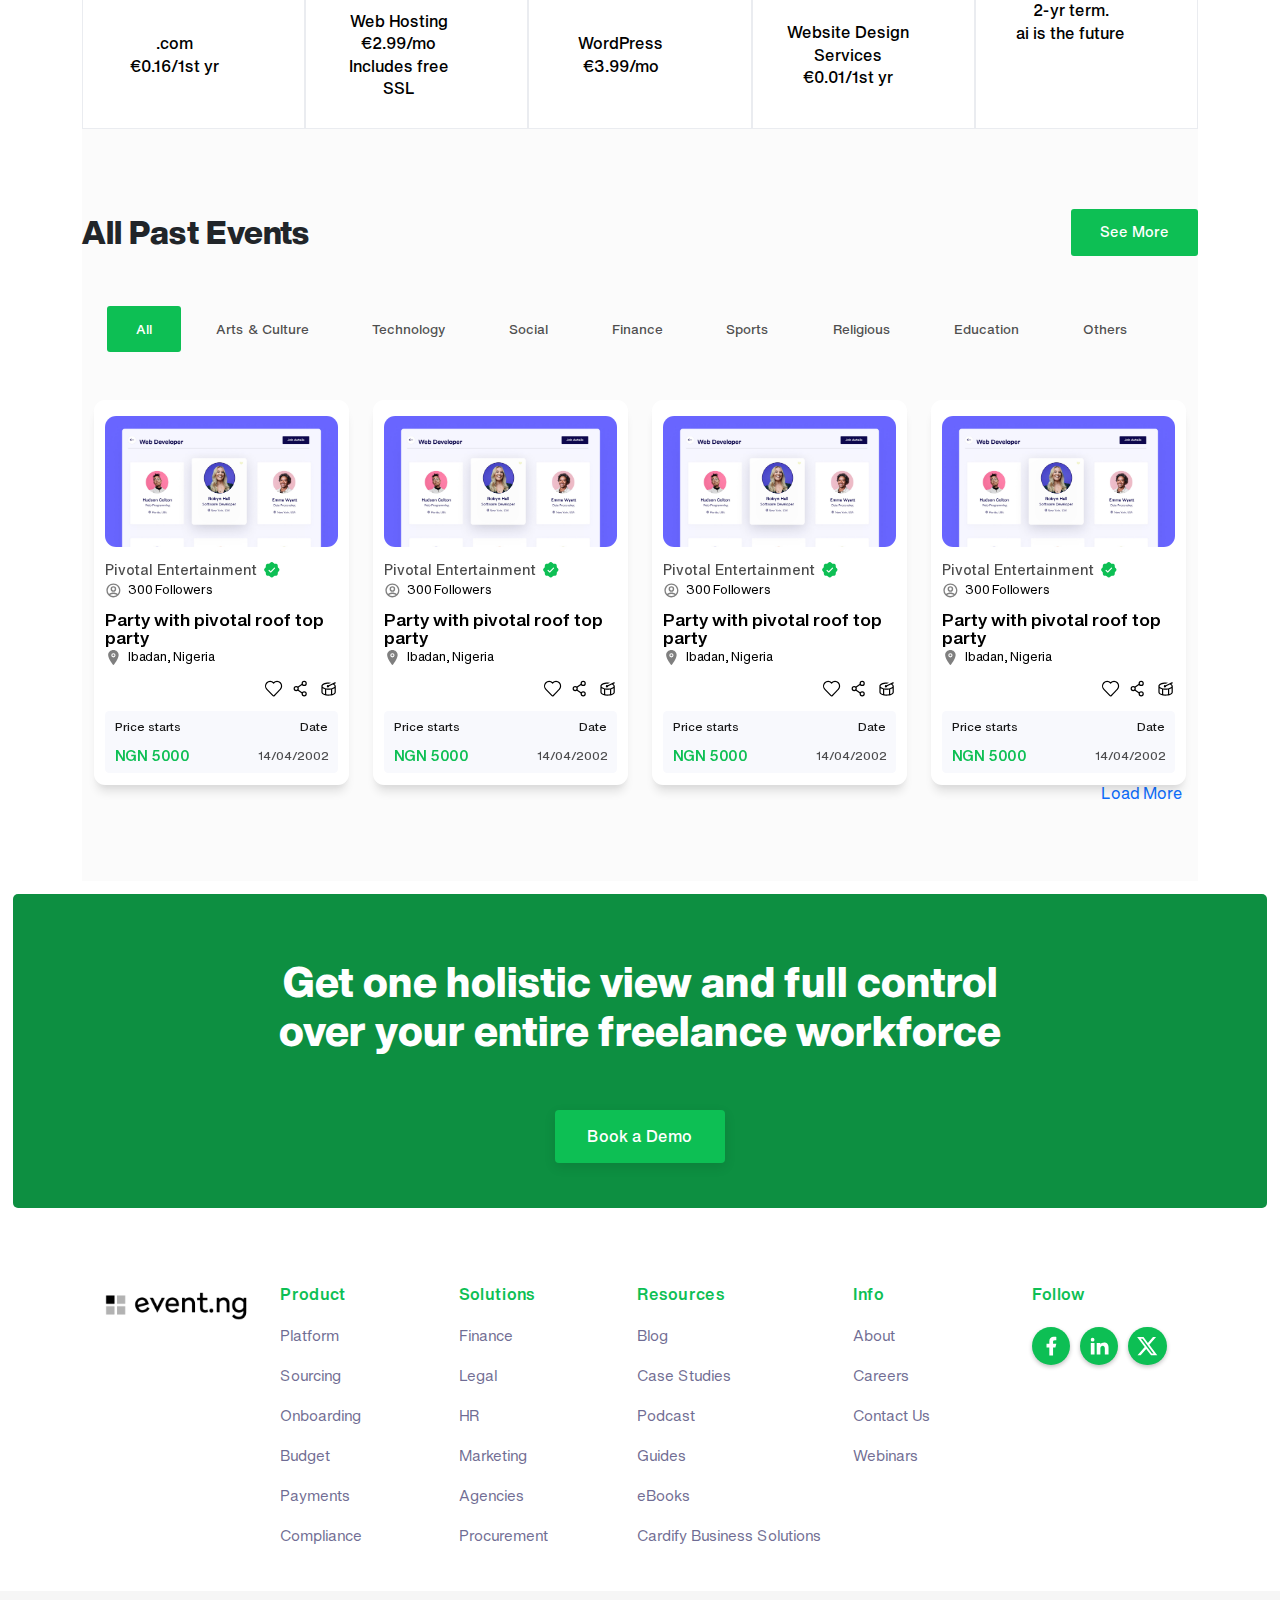
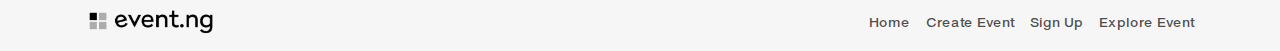
<file: events_discover.html>
<!DOCTYPE html>
<html lang="en">
	<head>
		<meta charset="UTF-8" />
		<meta name="viewport" content="width=device-width, initial-scale=1.0" />
		<link rel="shortcut icon" href="./assets/image/cardify-favicon.png" type="image/x-icon" />
		<link rel="stylesheet" type="text/css" href="./assets/css/bootstrap.min.css" />
		<link rel="stylesheet" type="text/css" href="./assets/image/slick.css" />
		<link rel="stylesheet" type="text/css" href="./assets/css/header.css" />
		<link rel="stylesheet" type="text/css" href="./assets/css/index.css" />
		<link rel="stylesheet" type="text/css" href="./assets/css/footer.css" />
		<title>Event NG - Home</title>
	</head>
	<body>
		<!-- header @::start -->
		<header class="index">
			<div class="container-lg d-flex align-items-center h-100 p-0">
				<div class="row col-12 align-items-center justify-content-between m-0">
					<div class="col-5 col-md-6 p-0 d-flex align-items-center gap-3 gap-md-4">
						<button
							class="v-mobile-menu d-lg-none"
							type="button"
							data-bs-toggle="offcanvas"
							data-bs-target="#offcanvasExample"
							aria-controls="offcanvasExample">
							<svg xmlns="http://www.w3.org/2000/svg" width="24" height="24" viewBox="0 0 24 24">
								<g id="evaMenuFill0">
									<g id="evaMenuFill1">
										<g id="evaMenuFill2" fill="currentColor">
											<rect width="18" height="2" x="3" y="11" rx=".95" ry=".95" />
											<rect width="18" height="2" x="3" y="16" rx=".95" ry=".95" />
											<rect width="18" height="2" x="3" y="6" rx=".95" ry=".95" />
										</g>
									</g>
								</g>
							</svg>
						</button>
						<a href="">
							<div class="v-logo-image">
								<div class="lg-image">
									<img src="./assets/image/Logo Variant White.png" alt="" class="img-fluid" />
								</div>
							</div>
						</a>
						<ul class="d-lg-flex align-items-center v-left-links d-none">
							<li><a href="">Products</a></li>
							<li><a href="">Find</a></li>
							<li><a href="./about.html">About</a></li>
							<li><a href="">Blog</a></li>
							<li><a href="./contact.html">Contact</a></li>
							<li><a href="">FAQ</a></li>
						</ul>
					</div>
					<div class="col-5 col-sm-3 col-xl-5 p-0">
						<div class="d-flex align-items-center justify-content-end gap-2 justify-content-lg-end v-right-links gap-lg-4">
							<a class="v-phone" role="button">
								<span class="v-text d-none d-xl-inline"> 090 7373 4025 </span>
								<span class="d-xl-none">
									<svg xmlns="http://www.w3.org/2000/svg" width="24" height="24" viewBox="0 0 24 24">
										<path
											fill="none"
											stroke="currentColor"
											stroke-linecap="round"
											stroke-linejoin="round"
											stroke-width="2"
											d="M5 4h4l2 5l-2.5 1.5a11 11 0 0 0 5 5L15 13l5 2v4a2 2 0 0 1-2 2A16 16 0 0 1 3 6a2 2 0 0 1 2-2" />
									</svg>
								</span>
							</a>
							<a href="" class="v-demo">
								<span class="v-text d-none d-xl-inline">Book a Demo</span>
								<span class="d-xl-none">
									<svg xmlns="http://www.w3.org/2000/svg" width="24" height="24" viewBox="0 0 24 24">
										<path
											fill="none"
											stroke="currentColor"
											stroke-linecap="round"
											stroke-linejoin="round"
											stroke-width="2"
											d="M8 3H6a2 2 0 0 0-2 2v14a2 2 0 0 0 2 2h6M8 3v9l3-3l3 3V3M8 3h6m0 0h4a2 2 0 0 1 2 2v7m-1 4v3m0 3v-3m0 0h3m-3 0h-3" />
									</svg>
								</span>
							</a>
							<a href="" class="v-user" data-bs-toggle="dropdown" aria-expanded="false">
								<span class="v-text d-none d-xl-inline"> Login </span>
								<span class="d-xl-none">
									<svg xmlns="http://www.w3.org/2000/svg" width="24" height="24" viewBox="0 0 24 24">
										<g fill="none" stroke="currentColor" stroke-width="1.5">
											<path stroke-linejoin="round" d="M4 18a4 4 0 0 1 4-4h8a4 4 0 0 1 4 4a2 2 0 0 1-2 2H6a2 2 0 0 1-2-2Z" />
											<circle cx="12" cy="7" r="3" />
										</g>
									</svg>
								</span>
							</a>
							<a href="" class="v-sign">
								<span class="v-text d-none d-md-inline"> Sign up </span>
								<span class="d-md-none">
									<svg xmlns="http://www.w3.org/2000/svg" width="24" height="24" viewBox="0 0 24 24">
										<g fill="none" stroke="currentColor" stroke-linecap="round" stroke-width="1.5">
											<path stroke-linejoin="round" d="M2.001 11.999h14m0 0l-3.5-3m3.5 3l-3.5 3" />
											<path
												d="M9.002 7c.012-2.175.109-3.353.877-4.121C10.758 2 12.172 2 15 2h1c2.829 0 4.243 0 5.122.879C22 3.757 22 5.172 22 8v8c0 2.828 0 4.243-.878 5.121C20.242 22 18.829 22 16 22h-1c-2.828 0-4.242 0-5.121-.879c-.768-.768-.865-1.946-.877-4.121" />
										</g>
									</svg>
								</span>
							</a>
						</div>
					</div>
				</div>
			</div>
		</header>
		<!-- header @::end -->
		<!-- main @::start -->
		<main>
			<div class="container-lg p-md-0">
				<section class="v-hero pt-5 pb-3">
					<div class="v-hero-top row col-12 m-0 align-items-stretch">
						<div class="row col-12 m-0 align-items-center justify-content-center justify-content-lg-between p-0 px-sm-2 px-md-3 px-lg-0 v-149qf">
							<div class="col-lg-4 p-0">
								<div class="v-content">
									<span class="v-pre"> Best events in </span>
									<form action="" class="v-location-form">
										<div class="v-element">
											<svg xmlns="http://www.w3.org/2000/svg" width="24" height="24" viewBox="0 0 24 24">
												<path fill="currentColor" d="M16.939 7.939L12 12.879l-4.939-4.94l-2.122 2.122L12 17.121l7.061-7.06z" />
											</svg>
											<div class="form-input">
												<input type="search" class="form-control" placeholder="Nigeria" />
												<div class="v-dropdown">
													<ul>
														<li>
															<a href="" class="v-dropdown-item">
																<svg xmlns="http://www.w3.org/2000/svg" width="24" height="24" viewBox="0 0 24 24">
																	<g id="feTarget0" fill="none" fill-rule="evenodd" stroke="none" stroke-width="1">
																		<g id="feTarget1" fill="currentColor" fill-rule="nonzero">
																			<path
																				id="feTarget2"
																				d="M19.938 13A8.004 8.004 0 0 1 13 19.938V22h-2v-2.062A8.004 8.004 0 0 1 4.062 13H2v-2h2.062A8.004 8.004 0 0 1 11 4.062V2h2v2.062A8.004 8.004 0 0 1 19.938 11H22v2h-2.062ZM12 18a6 6 0 1 0 0-12a6 6 0 0 0 0 12Zm0-3a3 3 0 1 0 0-6a3 3 0 0 0 0 6Z" />
																		</g>
																	</g>
																</svg>
																<span class="v-text">Use my current location</span>
															</a>
														</li>
														<li>
															<a href="" class="v-dropdown-item">
																<svg xmlns="http://www.w3.org/2000/svg" width="24" height="24" viewBox="0 0 24 24">
																	<g fill="none" stroke="currentColor" stroke-width="1.5">
																		<path
																			d="M19.562 7a2.132 2.132 0 0 0-2.1-2.5H6.538a2.132 2.132 0 0 0-2.1 2.5M17.5 4.5c.028-.26.043-.389.043-.496a2 2 0 0 0-1.787-1.993C15.65 2 15.52 2 15.26 2H8.74c-.26 0-.391 0-.497.011a2 2 0 0 0-1.787 1.993c0 .107.014.237.043.496m8.082 9.116c.559.346.559 1.242 0 1.588l-3.371 2.09c-.543.337-1.21-.1-1.21-.794v-4.18c0-.693.667-1.13 1.21-.794l3.371 2.09Z" />
																		<path
																			d="M2.384 13.793c-.447-3.164-.67-4.745.278-5.77C3.61 7 5.298 7 8.672 7h6.656c3.374 0 5.062 0 6.01 1.024c.947 1.024.724 2.605.278 5.769l-.422 3c-.35 2.48-.525 3.721-1.422 4.464c-.897.743-2.22.743-4.867.743h-5.81c-2.646 0-3.97 0-4.867-.743c-.897-.743-1.072-1.983-1.422-4.464l-.422-3Z" />
																	</g>
																</svg>
																<span class="v-text">Browser online events</span>
															</a>
														</li>
													</ul>
												</div>
											</div>
										</div>
									</form>
									<span class="v-subcontent">
										Looking for things to do in Nigeria? Whether you're a local, new in town or just cruising through we've got loads of great tips
										and events. You can explore by location, what's popular, our top picks, free stuff... you got this. Ready?
									</span>
									<ul class="v-tabs">
										<li><button type="button" class="v-pill-button active">Online</button></li>
										<li><button type="button" class="v-pill-button">Today</button></li>
										<li><button type="button" class="v-pill-button">This weekend</button></li>
										<li><button type="button" class="v-pill-button">Free</button></li>
										<li><button type="button" class="v-pill-button">Music</button></li>
										<li><button type="button" class="v-pill-button">Food</button></li>
									</ul>
								</div>
							</div>
							<div class="col-lg-7 p-0">
								<div class="v-cards-board v-card-grid-container">
									<div class="v-cards-board-title-container">
										<h3 class="v-title">Trending in <b class="v-green">Nigeria</b></h3>
									</div>
									<div class="v-card-grid-container-inner row col-12 align-items-stretch justify-content-between">
										<!-- each card @::start -->
										<div class="v-each-card col-12 col-sm-6 col-md-4 p-0">
											<a href="" class="v-each-card-inner">
												<div href="">
													<div class="v-image-container">
														<img src="./assets/image/tab-management.jpg" alt="" class="img-fluid" />
													</div>
												</div>
												<div class="v-card-body">
													<!-- each part @::start -->
													<div class="v-part v-part-one">
														<div class="v-part-inner">
															<span class="v-top">
																<h6 class="v-card-about">Pivotal Entertainment</h6>
																<svg xmlns="http://www.w3.org/2000/svg" width="256" height="256" viewBox="0 0 256 256">
																	<path
																		fill="currentColor"
																		d="M225.86 102.82c-3.77-3.94-7.67-8-9.14-11.57c-1.36-3.27-1.44-8.69-1.52-13.94c-.15-9.76-.31-20.82-8-28.51s-18.75-7.85-28.51-8c-5.25-.08-10.67-.16-13.94-1.52c-3.56-1.47-7.63-5.37-11.57-9.14C146.28 23.51 138.44 16 128 16s-18.27 7.51-25.18 14.14c-3.94 3.77-8 7.67-11.57 9.14c-3.25 1.36-8.69 1.44-13.94 1.52c-9.76.15-20.82.31-28.51 8s-7.8 18.75-8 28.51c-.08 5.25-.16 10.67-1.52 13.94c-1.47 3.56-5.37 7.63-9.14 11.57C23.51 109.72 16 117.56 16 128s7.51 18.27 14.14 25.18c3.77 3.94 7.67 8 9.14 11.57c1.36 3.27 1.44 8.69 1.52 13.94c.15 9.76.31 20.82 8 28.51s18.75 7.85 28.51 8c5.25.08 10.67.16 13.94 1.52c3.56 1.47 7.63 5.37 11.57 9.14c6.9 6.63 14.74 14.14 25.18 14.14s18.27-7.51 25.18-14.14c3.94-3.77 8-7.67 11.57-9.14c3.27-1.36 8.69-1.44 13.94-1.52c9.76-.15 20.82-.31 28.51-8s7.85-18.75 8-28.51c.08-5.25.16-10.67 1.52-13.94c1.47-3.56 5.37-7.63 9.14-11.57c6.63-6.9 14.14-14.74 14.14-25.18s-7.51-18.27-14.14-25.18Zm-52.2 6.84l-56 56a8 8 0 0 1-11.32 0l-24-24a8 8 0 0 1 11.32-11.32L112 148.69l50.34-50.35a8 8 0 0 1 11.32 11.32Z" />
																</svg>
															</span>
															<span class="v-bottom">
																<svg xmlns="http://www.w3.org/2000/svg" width="24" height="24" viewBox="0 0 24 24">
																	<g fill="none" fill-rule="evenodd">
																		<path
																			d="M24 0v24H0V0h24ZM12.594 23.258l-.012.002l-.071.035l-.02.004l-.014-.004l-.071-.036c-.01-.003-.019 0-.024.006l-.004.01l-.017.428l.005.02l.01.013l.104.074l.015.004l.012-.004l.104-.074l.012-.016l.004-.017l-.017-.427c-.002-.01-.009-.017-.016-.018Zm.264-.113l-.014.002l-.184.093l-.01.01l-.003.011l.018.43l.005.012l.008.008l.201.092c.012.004.023 0 .029-.008l.004-.014l-.034-.614c-.003-.012-.01-.02-.02-.022Zm-.715.002a.023.023 0 0 0-.027.006l-.006.014l-.034.614c0 .012.007.02.017.024l.015-.002l.201-.093l.01-.008l.003-.011l.018-.43l-.003-.012l-.01-.01l-.184-.092Z" />
																		<path
																			fill="currentColor"
																			d="M12 2c5.523 0 10 4.477 10 10a9.959 9.959 0 0 1-2.258 6.33l.02.022l-.132.112A9.978 9.978 0 0 1 12 22c-2.95 0-5.6-1.277-7.43-3.307l-.2-.23l-.132-.11l.02-.024A9.958 9.958 0 0 1 2 12C2 6.477 6.477 2 12 2Zm0 15c-1.86 0-3.541.592-4.793 1.405A7.965 7.965 0 0 0 12 20a7.965 7.965 0 0 0 4.793-1.595A8.897 8.897 0 0 0 12 17Zm0-13a8 8 0 0 0-6.258 12.984C7.363 15.821 9.575 15 12 15s4.637.821 6.258 1.984A8 8 0 0 0 12 4Zm0 2a4 4 0 1 1 0 8a4 4 0 0 1 0-8Zm0 2a2 2 0 1 0 0 4a2 2 0 0 0 0-4Z" />
																	</g>
																</svg>
																<span class="v-text">300 Followers</span>
															</span>
														</div>
													</div>
													<!-- each part @::end -->
													<!-- each part @::start -->
													<div class="v-part v-part-two">
														<div class="v-part-inner">
															<span class="v-top">
																<h4 class="v-card-title">Party with pivotal roof top party</h4>
															</span>
															<span class="v-bottom">
																<svg xmlns="http://www.w3.org/2000/svg" width="512" height="512" viewBox="0 0 512 512">
																	<circle cx="256" cy="192" r="32" fill="currentColor" />
																	<path
																		fill="currentColor"
																		d="M256 32c-88.22 0-160 68.65-160 153c0 40.17 18.31 93.59 54.42 158.78c29 52.34 62.55 99.67 80 123.22a31.75 31.75 0 0 0 51.22 0c17.42-23.55 51-70.88 80-123.22C397.69 278.61 416 225.19 416 185c0-84.35-71.78-153-160-153Zm0 224a64 64 0 1 1 64-64a64.07 64.07 0 0 1-64 64Z" />
																</svg>
																<span class="v-text">Ibadan, Nigeria</span>
															</span>
														</div>
													</div>
													<!-- each part @::end -->
													<!-- each part @::start -->
													<div class="v-part v-part-three">
														<ul class="v-icons-part">
															<li>
																<button type="button" class="v-icon">
																	<svg xmlns="http://www.w3.org/2000/svg" width="24" height="24" viewBox="0 0 24 24">
																		<path
																			fill="none"
																			stroke="currentColor"
																			stroke-linejoin="round"
																			stroke-width="1.5"
																			d="M22 8.862a5.95 5.95 0 0 1-1.654 4.13c-2.441 2.531-4.809 5.17-7.34 7.608c-.581.55-1.502.53-2.057-.045l-7.295-7.562c-2.205-2.286-2.205-5.976 0-8.261a5.58 5.58 0 0 1 8.08 0l.266.274l.265-.274A5.612 5.612 0 0 1 16.305 3c1.52 0 2.973.624 4.04 1.732A5.95 5.95 0 0 1 22 8.862Z" />
																	</svg>
																</button>
															</li>
															<li>
																<button type="button" class="v-icon">
																	<svg xmlns="http://www.w3.org/2000/svg" width="24" height="24" viewBox="0 0 24 24">
																		<g fill="none" stroke="currentColor" stroke-width="1.5">
																			<path d="M9 12a2.5 2.5 0 1 1-5 0a2.5 2.5 0 0 1 5 0Z" />
																			<path stroke-linecap="round" d="M14 6.5L9 10m5 7.5L9 14" />
																			<path d="M19 18.5a2.5 2.5 0 1 1-5 0a2.5 2.5 0 0 1 5 0Zm0-13a2.5 2.5 0 1 1-5 0a2.5 2.5 0 0 1 5 0Z" />
																		</g>
																	</svg>
																</button>
															</li>
															<li>
																<button type="button" class="v-icon">
																	<svg xmlns="http://www.w3.org/2000/svg" width="32" height="32" viewBox="0 0 32 32">
																		<path
																			fill="currentColor"
																			d="m27.188 5.094l-11.063 5.25A2.024 2.024 0 0 0 15 10a1.999 1.999 0 1 0 0 4c1.05 0 1.922-.813 2-1.844l6.063-2.875C24.878 10.047 26 11.047 26 12c0 1.887-4.277 4-10 4S6 13.887 6 12s4.277-4 10-4c.172 0 .328-.004.5 0l3.531-1.656A24.224 24.224 0 0 0 16 6C9.16 6 4 8.578 4 12v10c0 .988.445 1.895 1.125 2.625c.68.73 1.605 1.32 2.688 1.813C9.976 27.422 12.84 28 16 28c3.16 0 6.023-.578 8.188-1.563c1.082-.492 2.007-1.082 2.687-1.812C27.555 23.895 28 22.988 28 22V12c0-1.477-.977-2.79-2.625-3.813l2.656-1.28zM6 15.406c1.016.766 2.379 1.395 4 1.844v7.906c-.5-.156-.957-.34-1.375-.531c-.906-.414-1.598-.91-2.031-1.375C6.16 22.785 6 22.395 6 22zm20 0V22c0 .395-.16.785-.594 1.25c-.433.465-1.125.96-2.031 1.375c-.418.191-.875.375-1.375.531V17.25c1.621-.45 2.984-1.078 4-1.844zm-14 2.281A24.4 24.4 0 0 0 16 18a24.4 24.4 0 0 0 4-.313v7.938c-1.23.23-2.578.375-4 .375c-1.422 0-2.77-.145-4-.375z" />
																	</svg>
																</button>
															</li>
														</ul>
													</div>
													<!-- each part @::end -->
													<div href="" class="v-part v-part-four">
														<span class="v-title">
															<span class="v-price-title">Price starts</span>
															<span class="v-date-title">Date</span>
														</span>
														<div class="v-content">
															<span class="v-price">NGN 5000</span>
															<span class="v-date">14/04/2002</span>
														</div>
													</div>
												</div>
											</a>
										</div>
										<!-- each card @::end -->
										<!-- each card @::start -->
										<div class="v-each-card col-12 col-sm-6 col-md-4 p-0">
											<a href="" class="v-each-card-inner">
												<div href="">
													<div class="v-image-container">
														<img src="./assets/image/tab-management.jpg" alt="" class="img-fluid" />
													</div>
												</div>
												<div class="v-card-body">
													<!-- each part @::start -->
													<div class="v-part v-part-one">
														<div class="v-part-inner">
															<span class="v-top">
																<h6 class="v-card-about">Pivotal Entertainment</h6>
																<svg xmlns="http://www.w3.org/2000/svg" width="256" height="256" viewBox="0 0 256 256">
																	<path
																		fill="currentColor"
																		d="M225.86 102.82c-3.77-3.94-7.67-8-9.14-11.57c-1.36-3.27-1.44-8.69-1.52-13.94c-.15-9.76-.31-20.82-8-28.51s-18.75-7.85-28.51-8c-5.25-.08-10.67-.16-13.94-1.52c-3.56-1.47-7.63-5.37-11.57-9.14C146.28 23.51 138.44 16 128 16s-18.27 7.51-25.18 14.14c-3.94 3.77-8 7.67-11.57 9.14c-3.25 1.36-8.69 1.44-13.94 1.52c-9.76.15-20.82.31-28.51 8s-7.8 18.75-8 28.51c-.08 5.25-.16 10.67-1.52 13.94c-1.47 3.56-5.37 7.63-9.14 11.57C23.51 109.72 16 117.56 16 128s7.51 18.27 14.14 25.18c3.77 3.94 7.67 8 9.14 11.57c1.36 3.27 1.44 8.69 1.52 13.94c.15 9.76.31 20.82 8 28.51s18.75 7.85 28.51 8c5.25.08 10.67.16 13.94 1.52c3.56 1.47 7.63 5.37 11.57 9.14c6.9 6.63 14.74 14.14 25.18 14.14s18.27-7.51 25.18-14.14c3.94-3.77 8-7.67 11.57-9.14c3.27-1.36 8.69-1.44 13.94-1.52c9.76-.15 20.82-.31 28.51-8s7.85-18.75 8-28.51c.08-5.25.16-10.67 1.52-13.94c1.47-3.56 5.37-7.63 9.14-11.57c6.63-6.9 14.14-14.74 14.14-25.18s-7.51-18.27-14.14-25.18Zm-52.2 6.84l-56 56a8 8 0 0 1-11.32 0l-24-24a8 8 0 0 1 11.32-11.32L112 148.69l50.34-50.35a8 8 0 0 1 11.32 11.32Z" />
																</svg>
															</span>
															<span class="v-bottom">
																<svg xmlns="http://www.w3.org/2000/svg" width="24" height="24" viewBox="0 0 24 24">
																	<g fill="none" fill-rule="evenodd">
																		<path
																			d="M24 0v24H0V0h24ZM12.594 23.258l-.012.002l-.071.035l-.02.004l-.014-.004l-.071-.036c-.01-.003-.019 0-.024.006l-.004.01l-.017.428l.005.02l.01.013l.104.074l.015.004l.012-.004l.104-.074l.012-.016l.004-.017l-.017-.427c-.002-.01-.009-.017-.016-.018Zm.264-.113l-.014.002l-.184.093l-.01.01l-.003.011l.018.43l.005.012l.008.008l.201.092c.012.004.023 0 .029-.008l.004-.014l-.034-.614c-.003-.012-.01-.02-.02-.022Zm-.715.002a.023.023 0 0 0-.027.006l-.006.014l-.034.614c0 .012.007.02.017.024l.015-.002l.201-.093l.01-.008l.003-.011l.018-.43l-.003-.012l-.01-.01l-.184-.092Z" />
																		<path
																			fill="currentColor"
																			d="M12 2c5.523 0 10 4.477 10 10a9.959 9.959 0 0 1-2.258 6.33l.02.022l-.132.112A9.978 9.978 0 0 1 12 22c-2.95 0-5.6-1.277-7.43-3.307l-.2-.23l-.132-.11l.02-.024A9.958 9.958 0 0 1 2 12C2 6.477 6.477 2 12 2Zm0 15c-1.86 0-3.541.592-4.793 1.405A7.965 7.965 0 0 0 12 20a7.965 7.965 0 0 0 4.793-1.595A8.897 8.897 0 0 0 12 17Zm0-13a8 8 0 0 0-6.258 12.984C7.363 15.821 9.575 15 12 15s4.637.821 6.258 1.984A8 8 0 0 0 12 4Zm0 2a4 4 0 1 1 0 8a4 4 0 0 1 0-8Zm0 2a2 2 0 1 0 0 4a2 2 0 0 0 0-4Z" />
																	</g>
																</svg>
																<span class="v-text">300 Followers</span>
															</span>
														</div>
													</div>
													<!-- each part @::end -->
													<!-- each part @::start -->
													<div class="v-part v-part-two">
														<div class="v-part-inner">
															<span class="v-top">
																<h4 class="v-card-title">Party with pivotal roof top party</h4>
															</span>
															<span class="v-bottom">
																<svg xmlns="http://www.w3.org/2000/svg" width="512" height="512" viewBox="0 0 512 512">
																	<circle cx="256" cy="192" r="32" fill="currentColor" />
																	<path
																		fill="currentColor"
																		d="M256 32c-88.22 0-160 68.65-160 153c0 40.17 18.31 93.59 54.42 158.78c29 52.34 62.55 99.67 80 123.22a31.75 31.75 0 0 0 51.22 0c17.42-23.55 51-70.88 80-123.22C397.69 278.61 416 225.19 416 185c0-84.35-71.78-153-160-153Zm0 224a64 64 0 1 1 64-64a64.07 64.07 0 0 1-64 64Z" />
																</svg>
																<span class="v-text">Ibadan, Nigeria</span>
															</span>
														</div>
													</div>
													<!-- each part @::end -->
													<!-- each part @::start -->
													<div class="v-part v-part-three">
														<ul class="v-icons-part">
															<li>
																<button type="button" class="v-icon">
																	<svg xmlns="http://www.w3.org/2000/svg" width="24" height="24" viewBox="0 0 24 24">
																		<path
																			fill="none"
																			stroke="currentColor"
																			stroke-linejoin="round"
																			stroke-width="1.5"
																			d="M22 8.862a5.95 5.95 0 0 1-1.654 4.13c-2.441 2.531-4.809 5.17-7.34 7.608c-.581.55-1.502.53-2.057-.045l-7.295-7.562c-2.205-2.286-2.205-5.976 0-8.261a5.58 5.58 0 0 1 8.08 0l.266.274l.265-.274A5.612 5.612 0 0 1 16.305 3c1.52 0 2.973.624 4.04 1.732A5.95 5.95 0 0 1 22 8.862Z" />
																	</svg>
																</button>
															</li>
															<li>
																<button type="button" class="v-icon">
																	<svg xmlns="http://www.w3.org/2000/svg" width="24" height="24" viewBox="0 0 24 24">
																		<g fill="none" stroke="currentColor" stroke-width="1.5">
																			<path d="M9 12a2.5 2.5 0 1 1-5 0a2.5 2.5 0 0 1 5 0Z" />
																			<path stroke-linecap="round" d="M14 6.5L9 10m5 7.5L9 14" />
																			<path d="M19 18.5a2.5 2.5 0 1 1-5 0a2.5 2.5 0 0 1 5 0Zm0-13a2.5 2.5 0 1 1-5 0a2.5 2.5 0 0 1 5 0Z" />
																		</g>
																	</svg>
																</button>
															</li>
															<li>
																<button type="button" class="v-icon">
																	<svg xmlns="http://www.w3.org/2000/svg" width="32" height="32" viewBox="0 0 32 32">
																		<path
																			fill="currentColor"
																			d="m27.188 5.094l-11.063 5.25A2.024 2.024 0 0 0 15 10a1.999 1.999 0 1 0 0 4c1.05 0 1.922-.813 2-1.844l6.063-2.875C24.878 10.047 26 11.047 26 12c0 1.887-4.277 4-10 4S6 13.887 6 12s4.277-4 10-4c.172 0 .328-.004.5 0l3.531-1.656A24.224 24.224 0 0 0 16 6C9.16 6 4 8.578 4 12v10c0 .988.445 1.895 1.125 2.625c.68.73 1.605 1.32 2.688 1.813C9.976 27.422 12.84 28 16 28c3.16 0 6.023-.578 8.188-1.563c1.082-.492 2.007-1.082 2.687-1.812C27.555 23.895 28 22.988 28 22V12c0-1.477-.977-2.79-2.625-3.813l2.656-1.28zM6 15.406c1.016.766 2.379 1.395 4 1.844v7.906c-.5-.156-.957-.34-1.375-.531c-.906-.414-1.598-.91-2.031-1.375C6.16 22.785 6 22.395 6 22zm20 0V22c0 .395-.16.785-.594 1.25c-.433.465-1.125.96-2.031 1.375c-.418.191-.875.375-1.375.531V17.25c1.621-.45 2.984-1.078 4-1.844zm-14 2.281A24.4 24.4 0 0 0 16 18a24.4 24.4 0 0 0 4-.313v7.938c-1.23.23-2.578.375-4 .375c-1.422 0-2.77-.145-4-.375z" />
																	</svg>
																</button>
															</li>
														</ul>
													</div>
													<!-- each part @::end -->
													<div href="" class="v-part v-part-four">
														<span class="v-title">
															<span class="v-price-title">Price starts</span>
															<span class="v-date-title">Date</span>
														</span>
														<div class="v-content">
															<span class="v-price">NGN 5000</span>
															<span class="v-date">14/04/2002</span>
														</div>
													</div>
												</div>
											</a>
										</div>
										<!-- each card @::end -->
										<!-- each card @::start -->
										<div class="v-each-card col-12 col-sm-6 col-md-4 p-0">
											<a href="" class="v-each-card-inner">
												<div href="">
													<div class="v-image-container">
														<img src="./assets/image/tab-management.jpg" alt="" class="img-fluid" />
													</div>
												</div>
												<div class="v-card-body">
													<!-- each part @::start -->
													<div class="v-part v-part-one">
														<div class="v-part-inner">
															<span class="v-top">
																<h6 class="v-card-about">Pivotal Entertainment</h6>
																<svg xmlns="http://www.w3.org/2000/svg" width="256" height="256" viewBox="0 0 256 256">
																	<path
																		fill="currentColor"
																		d="M225.86 102.82c-3.77-3.94-7.67-8-9.14-11.57c-1.36-3.27-1.44-8.69-1.52-13.94c-.15-9.76-.31-20.82-8-28.51s-18.75-7.85-28.51-8c-5.25-.08-10.67-.16-13.94-1.52c-3.56-1.47-7.63-5.37-11.57-9.14C146.28 23.51 138.44 16 128 16s-18.27 7.51-25.18 14.14c-3.94 3.77-8 7.67-11.57 9.14c-3.25 1.36-8.69 1.44-13.94 1.52c-9.76.15-20.82.31-28.51 8s-7.8 18.75-8 28.51c-.08 5.25-.16 10.67-1.52 13.94c-1.47 3.56-5.37 7.63-9.14 11.57C23.51 109.72 16 117.56 16 128s7.51 18.27 14.14 25.18c3.77 3.94 7.67 8 9.14 11.57c1.36 3.27 1.44 8.69 1.52 13.94c.15 9.76.31 20.82 8 28.51s18.75 7.85 28.51 8c5.25.08 10.67.16 13.94 1.52c3.56 1.47 7.63 5.37 11.57 9.14c6.9 6.63 14.74 14.14 25.18 14.14s18.27-7.51 25.18-14.14c3.94-3.77 8-7.67 11.57-9.14c3.27-1.36 8.69-1.44 13.94-1.52c9.76-.15 20.82-.31 28.51-8s7.85-18.75 8-28.51c.08-5.25.16-10.67 1.52-13.94c1.47-3.56 5.37-7.63 9.14-11.57c6.63-6.9 14.14-14.74 14.14-25.18s-7.51-18.27-14.14-25.18Zm-52.2 6.84l-56 56a8 8 0 0 1-11.32 0l-24-24a8 8 0 0 1 11.32-11.32L112 148.69l50.34-50.35a8 8 0 0 1 11.32 11.32Z" />
																</svg>
															</span>
															<span class="v-bottom">
																<svg xmlns="http://www.w3.org/2000/svg" width="24" height="24" viewBox="0 0 24 24">
																	<g fill="none" fill-rule="evenodd">
																		<path
																			d="M24 0v24H0V0h24ZM12.594 23.258l-.012.002l-.071.035l-.02.004l-.014-.004l-.071-.036c-.01-.003-.019 0-.024.006l-.004.01l-.017.428l.005.02l.01.013l.104.074l.015.004l.012-.004l.104-.074l.012-.016l.004-.017l-.017-.427c-.002-.01-.009-.017-.016-.018Zm.264-.113l-.014.002l-.184.093l-.01.01l-.003.011l.018.43l.005.012l.008.008l.201.092c.012.004.023 0 .029-.008l.004-.014l-.034-.614c-.003-.012-.01-.02-.02-.022Zm-.715.002a.023.023 0 0 0-.027.006l-.006.014l-.034.614c0 .012.007.02.017.024l.015-.002l.201-.093l.01-.008l.003-.011l.018-.43l-.003-.012l-.01-.01l-.184-.092Z" />
																		<path
																			fill="currentColor"
																			d="M12 2c5.523 0 10 4.477 10 10a9.959 9.959 0 0 1-2.258 6.33l.02.022l-.132.112A9.978 9.978 0 0 1 12 22c-2.95 0-5.6-1.277-7.43-3.307l-.2-.23l-.132-.11l.02-.024A9.958 9.958 0 0 1 2 12C2 6.477 6.477 2 12 2Zm0 15c-1.86 0-3.541.592-4.793 1.405A7.965 7.965 0 0 0 12 20a7.965 7.965 0 0 0 4.793-1.595A8.897 8.897 0 0 0 12 17Zm0-13a8 8 0 0 0-6.258 12.984C7.363 15.821 9.575 15 12 15s4.637.821 6.258 1.984A8 8 0 0 0 12 4Zm0 2a4 4 0 1 1 0 8a4 4 0 0 1 0-8Zm0 2a2 2 0 1 0 0 4a2 2 0 0 0 0-4Z" />
																	</g>
																</svg>
																<span class="v-text">300 Followers</span>
															</span>
														</div>
													</div>
													<!-- each part @::end -->
													<!-- each part @::start -->
													<div class="v-part v-part-two">
														<div class="v-part-inner">
															<span class="v-top">
																<h4 class="v-card-title">Party with pivotal roof top party</h4>
															</span>
															<span class="v-bottom">
																<svg xmlns="http://www.w3.org/2000/svg" width="512" height="512" viewBox="0 0 512 512">
																	<circle cx="256" cy="192" r="32" fill="currentColor" />
																	<path
																		fill="currentColor"
																		d="M256 32c-88.22 0-160 68.65-160 153c0 40.17 18.31 93.59 54.42 158.78c29 52.34 62.55 99.67 80 123.22a31.75 31.75 0 0 0 51.22 0c17.42-23.55 51-70.88 80-123.22C397.69 278.61 416 225.19 416 185c0-84.35-71.78-153-160-153Zm0 224a64 64 0 1 1 64-64a64.07 64.07 0 0 1-64 64Z" />
																</svg>
																<span class="v-text">Ibadan, Nigeria</span>
															</span>
														</div>
													</div>
													<!-- each part @::end -->
													<!-- each part @::start -->
													<div class="v-part v-part-three">
														<ul class="v-icons-part">
															<li>
																<button type="button" class="v-icon">
																	<svg xmlns="http://www.w3.org/2000/svg" width="24" height="24" viewBox="0 0 24 24">
																		<path
																			fill="none"
																			stroke="currentColor"
																			stroke-linejoin="round"
																			stroke-width="1.5"
																			d="M22 8.862a5.95 5.95 0 0 1-1.654 4.13c-2.441 2.531-4.809 5.17-7.34 7.608c-.581.55-1.502.53-2.057-.045l-7.295-7.562c-2.205-2.286-2.205-5.976 0-8.261a5.58 5.58 0 0 1 8.08 0l.266.274l.265-.274A5.612 5.612 0 0 1 16.305 3c1.52 0 2.973.624 4.04 1.732A5.95 5.95 0 0 1 22 8.862Z" />
																	</svg>
																</button>
															</li>
															<li>
																<button type="button" class="v-icon">
																	<svg xmlns="http://www.w3.org/2000/svg" width="24" height="24" viewBox="0 0 24 24">
																		<g fill="none" stroke="currentColor" stroke-width="1.5">
																			<path d="M9 12a2.5 2.5 0 1 1-5 0a2.5 2.5 0 0 1 5 0Z" />
																			<path stroke-linecap="round" d="M14 6.5L9 10m5 7.5L9 14" />
																			<path d="M19 18.5a2.5 2.5 0 1 1-5 0a2.5 2.5 0 0 1 5 0Zm0-13a2.5 2.5 0 1 1-5 0a2.5 2.5 0 0 1 5 0Z" />
																		</g>
																	</svg>
																</button>
															</li>
															<li>
																<button type="button" class="v-icon">
																	<svg xmlns="http://www.w3.org/2000/svg" width="32" height="32" viewBox="0 0 32 32">
																		<path
																			fill="currentColor"
																			d="m27.188 5.094l-11.063 5.25A2.024 2.024 0 0 0 15 10a1.999 1.999 0 1 0 0 4c1.05 0 1.922-.813 2-1.844l6.063-2.875C24.878 10.047 26 11.047 26 12c0 1.887-4.277 4-10 4S6 13.887 6 12s4.277-4 10-4c.172 0 .328-.004.5 0l3.531-1.656A24.224 24.224 0 0 0 16 6C9.16 6 4 8.578 4 12v10c0 .988.445 1.895 1.125 2.625c.68.73 1.605 1.32 2.688 1.813C9.976 27.422 12.84 28 16 28c3.16 0 6.023-.578 8.188-1.563c1.082-.492 2.007-1.082 2.687-1.812C27.555 23.895 28 22.988 28 22V12c0-1.477-.977-2.79-2.625-3.813l2.656-1.28zM6 15.406c1.016.766 2.379 1.395 4 1.844v7.906c-.5-.156-.957-.34-1.375-.531c-.906-.414-1.598-.91-2.031-1.375C6.16 22.785 6 22.395 6 22zm20 0V22c0 .395-.16.785-.594 1.25c-.433.465-1.125.96-2.031 1.375c-.418.191-.875.375-1.375.531V17.25c1.621-.45 2.984-1.078 4-1.844zm-14 2.281A24.4 24.4 0 0 0 16 18a24.4 24.4 0 0 0 4-.313v7.938c-1.23.23-2.578.375-4 .375c-1.422 0-2.77-.145-4-.375z" />
																	</svg>
																</button>
															</li>
														</ul>
													</div>
													<!-- each part @::end -->
													<div href="" class="v-part v-part-four">
														<span class="v-title">
															<span class="v-price-title">Price starts</span>
															<span class="v-date-title">Date</span>
														</span>
														<div class="v-content">
															<span class="v-price">NGN 5000</span>
															<span class="v-date">14/04/2002</span>
														</div>
													</div>
												</div>
											</a>
										</div>
										<!-- each card @::end -->
									</div>
								</div>
							</div>
						</div>
						<div class="p-0">
							<form action="" id="v-search-event" class="d-flex align-items-stretch mt-5 pt-4">
								<div class="form-input flex-grow-1 position-relative">
									<input type="search" class="form-control" id="" placeholder="Type the event you want" />
									<div class="dropdown">
										<button class="v-dropdown" type="button" data-bs-toggle="dropdown" aria-expanded="false">
											<svg xmlns="http://www.w3.org/2000/svg" width="24" height="24" viewBox="0 0 24 24">
												<path fill="none" stroke="currentColor" stroke-linecap="round" stroke-linejoin="round" stroke-width="2" d="m19 9l-7 7l-7-7" />
											</svg>
											<span class="v-text">All</span>
										</button>
										<ul class="dropdown-menu">
											<li><a class="dropdown-item" href="#">Action</a></li>
											<li><a class="dropdown-item" href="#">Another action</a></li>
											<li><a class="dropdown-item" href="#">Something else here</a></li>
										</ul>
									</div>
								</div>
								<button type="submit" class="v-submit-btn">Search Event</button>
							</form>
						</div>
					</div>
				</section>
			</div>

			<div class="container-lg">
				<div class="v-events-around">
					<div>
						<div class="px-lg-0 v-top-container d-flex align-items-center justify-content-between">
							<h2 class="v-title">Events around you</h2>
							<a href="">See More</a>
						</div>
						<div class="v-bottom-container">
							<ul class="v-top-links d-flex align-items-center justify-content-xl-center my-5 mx-0">
								<li><a href="" class="active">All</a></li>
								<li><a href="">Arts & Culture</a></li>
								<li><a href="">Technology</a></li>
								<li><a href="">Social</a></li>
								<li><a href="">Finance</a></li>
								<li><a href="">Sports</a></li>
								<li><a href="">Religious</a></li>
								<li><a href="">Education</a></li>
								<li><a href="">Others</a></li>
							</ul>
							<div class="v-card-grid-container">
								<div class="v-card-grid-container-inner row col-12 m-0 align-items-stretch">
									<!-- each card @::start -->
									<div class="v-each-card col-12 col-sm-6 col-md-4 col-xl-3">
										<a href="" class="v-each-card-inner">
											<div href="">
												<div class="v-image-container">
													<img src="./assets/image/tab-management.jpg" alt="" class="img-fluid" />
												</div>
											</div>
											<div class="v-card-body">
												<!-- each part @::start -->
												<div class="v-part v-part-one">
													<div class="v-part-inner">
														<span class="v-top">
															<h6 class="v-card-about">Pivotal Entertainment</h6>
															<svg xmlns="http://www.w3.org/2000/svg" width="256" height="256" viewBox="0 0 256 256">
																<path
																	fill="currentColor"
																	d="M225.86 102.82c-3.77-3.94-7.67-8-9.14-11.57c-1.36-3.27-1.44-8.69-1.52-13.94c-.15-9.76-.31-20.82-8-28.51s-18.75-7.85-28.51-8c-5.25-.08-10.67-.16-13.94-1.52c-3.56-1.47-7.63-5.37-11.57-9.14C146.28 23.51 138.44 16 128 16s-18.27 7.51-25.18 14.14c-3.94 3.77-8 7.67-11.57 9.14c-3.25 1.36-8.69 1.44-13.94 1.52c-9.76.15-20.82.31-28.51 8s-7.8 18.75-8 28.51c-.08 5.25-.16 10.67-1.52 13.94c-1.47 3.56-5.37 7.63-9.14 11.57C23.51 109.72 16 117.56 16 128s7.51 18.27 14.14 25.18c3.77 3.94 7.67 8 9.14 11.57c1.36 3.27 1.44 8.69 1.52 13.94c.15 9.76.31 20.82 8 28.51s18.75 7.85 28.51 8c5.25.08 10.67.16 13.94 1.52c3.56 1.47 7.63 5.37 11.57 9.14c6.9 6.63 14.74 14.14 25.18 14.14s18.27-7.51 25.18-14.14c3.94-3.77 8-7.67 11.57-9.14c3.27-1.36 8.69-1.44 13.94-1.52c9.76-.15 20.82-.31 28.51-8s7.85-18.75 8-28.51c.08-5.25.16-10.67 1.52-13.94c1.47-3.56 5.37-7.63 9.14-11.57c6.63-6.9 14.14-14.74 14.14-25.18s-7.51-18.27-14.14-25.18Zm-52.2 6.84l-56 56a8 8 0 0 1-11.32 0l-24-24a8 8 0 0 1 11.32-11.32L112 148.69l50.34-50.35a8 8 0 0 1 11.32 11.32Z" />
															</svg>
														</span>
														<span class="v-bottom">
															<svg xmlns="http://www.w3.org/2000/svg" width="24" height="24" viewBox="0 0 24 24">
																<g fill="none" fill-rule="evenodd">
																	<path
																		d="M24 0v24H0V0h24ZM12.594 23.258l-.012.002l-.071.035l-.02.004l-.014-.004l-.071-.036c-.01-.003-.019 0-.024.006l-.004.01l-.017.428l.005.02l.01.013l.104.074l.015.004l.012-.004l.104-.074l.012-.016l.004-.017l-.017-.427c-.002-.01-.009-.017-.016-.018Zm.264-.113l-.014.002l-.184.093l-.01.01l-.003.011l.018.43l.005.012l.008.008l.201.092c.012.004.023 0 .029-.008l.004-.014l-.034-.614c-.003-.012-.01-.02-.02-.022Zm-.715.002a.023.023 0 0 0-.027.006l-.006.014l-.034.614c0 .012.007.02.017.024l.015-.002l.201-.093l.01-.008l.003-.011l.018-.43l-.003-.012l-.01-.01l-.184-.092Z" />
																	<path
																		fill="currentColor"
																		d="M12 2c5.523 0 10 4.477 10 10a9.959 9.959 0 0 1-2.258 6.33l.02.022l-.132.112A9.978 9.978 0 0 1 12 22c-2.95 0-5.6-1.277-7.43-3.307l-.2-.23l-.132-.11l.02-.024A9.958 9.958 0 0 1 2 12C2 6.477 6.477 2 12 2Zm0 15c-1.86 0-3.541.592-4.793 1.405A7.965 7.965 0 0 0 12 20a7.965 7.965 0 0 0 4.793-1.595A8.897 8.897 0 0 0 12 17Zm0-13a8 8 0 0 0-6.258 12.984C7.363 15.821 9.575 15 12 15s4.637.821 6.258 1.984A8 8 0 0 0 12 4Zm0 2a4 4 0 1 1 0 8a4 4 0 0 1 0-8Zm0 2a2 2 0 1 0 0 4a2 2 0 0 0 0-4Z" />
																</g>
															</svg>
															<span class="v-text">300 Followers</span>
														</span>
													</div>
												</div>
												<!-- each part @::end -->
												<!-- each part @::start -->
												<div class="v-part v-part-two">
													<div class="v-part-inner">
														<span class="v-top">
															<h4 class="v-card-title">Party with pivotal roof top party</h4>
														</span>
														<span class="v-bottom">
															<svg xmlns="http://www.w3.org/2000/svg" width="512" height="512" viewBox="0 0 512 512">
																<circle cx="256" cy="192" r="32" fill="currentColor" />
																<path
																	fill="currentColor"
																	d="M256 32c-88.22 0-160 68.65-160 153c0 40.17 18.31 93.59 54.42 158.78c29 52.34 62.55 99.67 80 123.22a31.75 31.75 0 0 0 51.22 0c17.42-23.55 51-70.88 80-123.22C397.69 278.61 416 225.19 416 185c0-84.35-71.78-153-160-153Zm0 224a64 64 0 1 1 64-64a64.07 64.07 0 0 1-64 64Z" />
															</svg>
															<span class="v-text">Ibadan, Nigeria</span>
														</span>
													</div>
												</div>
												<!-- each part @::end -->
												<!-- each part @::start -->
												<div class="v-part v-part-three">
													<ul class="v-icons-part">
														<li>
															<button type="button" class="v-icon">
																<svg xmlns="http://www.w3.org/2000/svg" width="24" height="24" viewBox="0 0 24 24">
																	<path
																		fill="none"
																		stroke="currentColor"
																		stroke-linejoin="round"
																		stroke-width="1.5"
																		d="M22 8.862a5.95 5.95 0 0 1-1.654 4.13c-2.441 2.531-4.809 5.17-7.34 7.608c-.581.55-1.502.53-2.057-.045l-7.295-7.562c-2.205-2.286-2.205-5.976 0-8.261a5.58 5.58 0 0 1 8.08 0l.266.274l.265-.274A5.612 5.612 0 0 1 16.305 3c1.52 0 2.973.624 4.04 1.732A5.95 5.95 0 0 1 22 8.862Z" />
																</svg>
															</button>
														</li>
														<li>
															<button type="button" class="v-icon">
																<svg xmlns="http://www.w3.org/2000/svg" width="24" height="24" viewBox="0 0 24 24">
																	<g fill="none" stroke="currentColor" stroke-width="1.5">
																		<path d="M9 12a2.5 2.5 0 1 1-5 0a2.5 2.5 0 0 1 5 0Z" />
																		<path stroke-linecap="round" d="M14 6.5L9 10m5 7.5L9 14" />
																		<path d="M19 18.5a2.5 2.5 0 1 1-5 0a2.5 2.5 0 0 1 5 0Zm0-13a2.5 2.5 0 1 1-5 0a2.5 2.5 0 0 1 5 0Z" />
																	</g>
																</svg>
															</button>
														</li>
														<li>
															<button type="button" class="v-icon">
																<svg xmlns="http://www.w3.org/2000/svg" width="32" height="32" viewBox="0 0 32 32">
																	<path
																		fill="currentColor"
																		d="m27.188 5.094l-11.063 5.25A2.024 2.024 0 0 0 15 10a1.999 1.999 0 1 0 0 4c1.05 0 1.922-.813 2-1.844l6.063-2.875C24.878 10.047 26 11.047 26 12c0 1.887-4.277 4-10 4S6 13.887 6 12s4.277-4 10-4c.172 0 .328-.004.5 0l3.531-1.656A24.224 24.224 0 0 0 16 6C9.16 6 4 8.578 4 12v10c0 .988.445 1.895 1.125 2.625c.68.73 1.605 1.32 2.688 1.813C9.976 27.422 12.84 28 16 28c3.16 0 6.023-.578 8.188-1.563c1.082-.492 2.007-1.082 2.687-1.812C27.555 23.895 28 22.988 28 22V12c0-1.477-.977-2.79-2.625-3.813l2.656-1.28zM6 15.406c1.016.766 2.379 1.395 4 1.844v7.906c-.5-.156-.957-.34-1.375-.531c-.906-.414-1.598-.91-2.031-1.375C6.16 22.785 6 22.395 6 22zm20 0V22c0 .395-.16.785-.594 1.25c-.433.465-1.125.96-2.031 1.375c-.418.191-.875.375-1.375.531V17.25c1.621-.45 2.984-1.078 4-1.844zm-14 2.281A24.4 24.4 0 0 0 16 18a24.4 24.4 0 0 0 4-.313v7.938c-1.23.23-2.578.375-4 .375c-1.422 0-2.77-.145-4-.375z" />
																</svg>
															</button>
														</li>
													</ul>
												</div>
												<!-- each part @::end -->
												<div href="" class="v-part v-part-four">
													<span class="v-title">
														<span class="v-price-title">Price starts</span>
														<span class="v-date-title">Date</span>
													</span>
													<div class="v-content">
														<span class="v-price">NGN 5000</span>
														<span class="v-date">14/04/2002</span>
													</div>
												</div>
											</div>
										</a>
									</div>
									<!-- each card @::end -->
									<!-- each card @::start -->
									<div class="v-each-card col-12 col-sm-6 col-md-4 col-xl-3">
										<a href="" class="v-each-card-inner">
											<div href="">
												<div class="v-image-container">
													<img src="./assets/image/tab-management.jpg" alt="" class="img-fluid" />
												</div>
											</div>
											<div class="v-card-body">
												<!-- each part @::start -->
												<div class="v-part v-part-one">
													<div class="v-part-inner">
														<span class="v-top">
															<h6 class="v-card-about">Pivotal Entertainment</h6>
															<svg xmlns="http://www.w3.org/2000/svg" width="256" height="256" viewBox="0 0 256 256">
																<path
																	fill="currentColor"
																	d="M225.86 102.82c-3.77-3.94-7.67-8-9.14-11.57c-1.36-3.27-1.44-8.69-1.52-13.94c-.15-9.76-.31-20.82-8-28.51s-18.75-7.85-28.51-8c-5.25-.08-10.67-.16-13.94-1.52c-3.56-1.47-7.63-5.37-11.57-9.14C146.28 23.51 138.44 16 128 16s-18.27 7.51-25.18 14.14c-3.94 3.77-8 7.67-11.57 9.14c-3.25 1.36-8.69 1.44-13.94 1.52c-9.76.15-20.82.31-28.51 8s-7.8 18.75-8 28.51c-.08 5.25-.16 10.67-1.52 13.94c-1.47 3.56-5.37 7.63-9.14 11.57C23.51 109.72 16 117.56 16 128s7.51 18.27 14.14 25.18c3.77 3.94 7.67 8 9.14 11.57c1.36 3.27 1.44 8.69 1.52 13.94c.15 9.76.31 20.82 8 28.51s18.75 7.85 28.51 8c5.25.08 10.67.16 13.94 1.52c3.56 1.47 7.63 5.37 11.57 9.14c6.9 6.63 14.74 14.14 25.18 14.14s18.27-7.51 25.18-14.14c3.94-3.77 8-7.67 11.57-9.14c3.27-1.36 8.69-1.44 13.94-1.52c9.76-.15 20.82-.31 28.51-8s7.85-18.75 8-28.51c.08-5.25.16-10.67 1.52-13.94c1.47-3.56 5.37-7.63 9.14-11.57c6.63-6.9 14.14-14.74 14.14-25.18s-7.51-18.27-14.14-25.18Zm-52.2 6.84l-56 56a8 8 0 0 1-11.32 0l-24-24a8 8 0 0 1 11.32-11.32L112 148.69l50.34-50.35a8 8 0 0 1 11.32 11.32Z" />
															</svg>
														</span>
														<span class="v-bottom">
															<svg xmlns="http://www.w3.org/2000/svg" width="24" height="24" viewBox="0 0 24 24">
																<g fill="none" fill-rule="evenodd">
																	<path
																		d="M24 0v24H0V0h24ZM12.594 23.258l-.012.002l-.071.035l-.02.004l-.014-.004l-.071-.036c-.01-.003-.019 0-.024.006l-.004.01l-.017.428l.005.02l.01.013l.104.074l.015.004l.012-.004l.104-.074l.012-.016l.004-.017l-.017-.427c-.002-.01-.009-.017-.016-.018Zm.264-.113l-.014.002l-.184.093l-.01.01l-.003.011l.018.43l.005.012l.008.008l.201.092c.012.004.023 0 .029-.008l.004-.014l-.034-.614c-.003-.012-.01-.02-.02-.022Zm-.715.002a.023.023 0 0 0-.027.006l-.006.014l-.034.614c0 .012.007.02.017.024l.015-.002l.201-.093l.01-.008l.003-.011l.018-.43l-.003-.012l-.01-.01l-.184-.092Z" />
																	<path
																		fill="currentColor"
																		d="M12 2c5.523 0 10 4.477 10 10a9.959 9.959 0 0 1-2.258 6.33l.02.022l-.132.112A9.978 9.978 0 0 1 12 22c-2.95 0-5.6-1.277-7.43-3.307l-.2-.23l-.132-.11l.02-.024A9.958 9.958 0 0 1 2 12C2 6.477 6.477 2 12 2Zm0 15c-1.86 0-3.541.592-4.793 1.405A7.965 7.965 0 0 0 12 20a7.965 7.965 0 0 0 4.793-1.595A8.897 8.897 0 0 0 12 17Zm0-13a8 8 0 0 0-6.258 12.984C7.363 15.821 9.575 15 12 15s4.637.821 6.258 1.984A8 8 0 0 0 12 4Zm0 2a4 4 0 1 1 0 8a4 4 0 0 1 0-8Zm0 2a2 2 0 1 0 0 4a2 2 0 0 0 0-4Z" />
																</g>
															</svg>
															<span class="v-text">300 Followers</span>
														</span>
													</div>
												</div>
												<!-- each part @::end -->
												<!-- each part @::start -->
												<div class="v-part v-part-two">
													<div class="v-part-inner">
														<span class="v-top">
															<h4 class="v-card-title">Party with pivotal roof top party</h4>
														</span>
														<span class="v-bottom">
															<svg xmlns="http://www.w3.org/2000/svg" width="512" height="512" viewBox="0 0 512 512">
																<circle cx="256" cy="192" r="32" fill="currentColor" />
																<path
																	fill="currentColor"
																	d="M256 32c-88.22 0-160 68.65-160 153c0 40.17 18.31 93.59 54.42 158.78c29 52.34 62.55 99.67 80 123.22a31.75 31.75 0 0 0 51.22 0c17.42-23.55 51-70.88 80-123.22C397.69 278.61 416 225.19 416 185c0-84.35-71.78-153-160-153Zm0 224a64 64 0 1 1 64-64a64.07 64.07 0 0 1-64 64Z" />
															</svg>
															<span class="v-text">Ibadan, Nigeria</span>
														</span>
													</div>
												</div>
												<!-- each part @::end -->
												<!-- each part @::start -->
												<div class="v-part v-part-three">
													<ul class="v-icons-part">
														<li>
															<button type="button" class="v-icon">
																<svg xmlns="http://www.w3.org/2000/svg" width="24" height="24" viewBox="0 0 24 24">
																	<path
																		fill="none"
																		stroke="currentColor"
																		stroke-linejoin="round"
																		stroke-width="1.5"
																		d="M22 8.862a5.95 5.95 0 0 1-1.654 4.13c-2.441 2.531-4.809 5.17-7.34 7.608c-.581.55-1.502.53-2.057-.045l-7.295-7.562c-2.205-2.286-2.205-5.976 0-8.261a5.58 5.58 0 0 1 8.08 0l.266.274l.265-.274A5.612 5.612 0 0 1 16.305 3c1.52 0 2.973.624 4.04 1.732A5.95 5.95 0 0 1 22 8.862Z" />
																</svg>
															</button>
														</li>
														<li>
															<button type="button" class="v-icon">
																<svg xmlns="http://www.w3.org/2000/svg" width="24" height="24" viewBox="0 0 24 24">
																	<g fill="none" stroke="currentColor" stroke-width="1.5">
																		<path d="M9 12a2.5 2.5 0 1 1-5 0a2.5 2.5 0 0 1 5 0Z" />
																		<path stroke-linecap="round" d="M14 6.5L9 10m5 7.5L9 14" />
																		<path d="M19 18.5a2.5 2.5 0 1 1-5 0a2.5 2.5 0 0 1 5 0Zm0-13a2.5 2.5 0 1 1-5 0a2.5 2.5 0 0 1 5 0Z" />
																	</g>
																</svg>
															</button>
														</li>
														<li>
															<button type="button" class="v-icon">
																<svg xmlns="http://www.w3.org/2000/svg" width="32" height="32" viewBox="0 0 32 32">
																	<path
																		fill="currentColor"
																		d="m27.188 5.094l-11.063 5.25A2.024 2.024 0 0 0 15 10a1.999 1.999 0 1 0 0 4c1.05 0 1.922-.813 2-1.844l6.063-2.875C24.878 10.047 26 11.047 26 12c0 1.887-4.277 4-10 4S6 13.887 6 12s4.277-4 10-4c.172 0 .328-.004.5 0l3.531-1.656A24.224 24.224 0 0 0 16 6C9.16 6 4 8.578 4 12v10c0 .988.445 1.895 1.125 2.625c.68.73 1.605 1.32 2.688 1.813C9.976 27.422 12.84 28 16 28c3.16 0 6.023-.578 8.188-1.563c1.082-.492 2.007-1.082 2.687-1.812C27.555 23.895 28 22.988 28 22V12c0-1.477-.977-2.79-2.625-3.813l2.656-1.28zM6 15.406c1.016.766 2.379 1.395 4 1.844v7.906c-.5-.156-.957-.34-1.375-.531c-.906-.414-1.598-.91-2.031-1.375C6.16 22.785 6 22.395 6 22zm20 0V22c0 .395-.16.785-.594 1.25c-.433.465-1.125.96-2.031 1.375c-.418.191-.875.375-1.375.531V17.25c1.621-.45 2.984-1.078 4-1.844zm-14 2.281A24.4 24.4 0 0 0 16 18a24.4 24.4 0 0 0 4-.313v7.938c-1.23.23-2.578.375-4 .375c-1.422 0-2.77-.145-4-.375z" />
																</svg>
															</button>
														</li>
													</ul>
												</div>
												<!-- each part @::end -->
												<div href="" class="v-part v-part-four">
													<span class="v-title">
														<span class="v-price-title">Price starts</span>
														<span class="v-date-title">Date</span>
													</span>
													<div class="v-content">
														<span class="v-price">NGN 5000</span>
														<span class="v-date">14/04/2002</span>
													</div>
												</div>
											</div>
										</a>
									</div>
									<!-- each card @::end -->
									<!-- each card @::start -->
									<div class="v-each-card col-12 col-sm-6 col-md-4 col-xl-3">
										<a href="" class="v-each-card-inner">
											<div href="">
												<div class="v-image-container">
													<img src="./assets/image/tab-management.jpg" alt="" class="img-fluid" />
												</div>
											</div>
											<div class="v-card-body">
												<!-- each part @::start -->
												<div class="v-part v-part-one">
													<div class="v-part-inner">
														<span class="v-top">
															<h6 class="v-card-about">Pivotal Entertainment</h6>
															<svg xmlns="http://www.w3.org/2000/svg" width="256" height="256" viewBox="0 0 256 256">
																<path
																	fill="currentColor"
																	d="M225.86 102.82c-3.77-3.94-7.67-8-9.14-11.57c-1.36-3.27-1.44-8.69-1.52-13.94c-.15-9.76-.31-20.82-8-28.51s-18.75-7.85-28.51-8c-5.25-.08-10.67-.16-13.94-1.52c-3.56-1.47-7.63-5.37-11.57-9.14C146.28 23.51 138.44 16 128 16s-18.27 7.51-25.18 14.14c-3.94 3.77-8 7.67-11.57 9.14c-3.25 1.36-8.69 1.44-13.94 1.52c-9.76.15-20.82.31-28.51 8s-7.8 18.75-8 28.51c-.08 5.25-.16 10.67-1.52 13.94c-1.47 3.56-5.37 7.63-9.14 11.57C23.51 109.72 16 117.56 16 128s7.51 18.27 14.14 25.18c3.77 3.94 7.67 8 9.14 11.57c1.36 3.27 1.44 8.69 1.52 13.94c.15 9.76.31 20.82 8 28.51s18.75 7.85 28.51 8c5.25.08 10.67.16 13.94 1.52c3.56 1.47 7.63 5.37 11.57 9.14c6.9 6.63 14.74 14.14 25.18 14.14s18.27-7.51 25.18-14.14c3.94-3.77 8-7.67 11.57-9.14c3.27-1.36 8.69-1.44 13.94-1.52c9.76-.15 20.82-.31 28.51-8s7.85-18.75 8-28.51c.08-5.25.16-10.67 1.52-13.94c1.47-3.56 5.37-7.63 9.14-11.57c6.63-6.9 14.14-14.74 14.14-25.18s-7.51-18.27-14.14-25.18Zm-52.2 6.84l-56 56a8 8 0 0 1-11.32 0l-24-24a8 8 0 0 1 11.32-11.32L112 148.69l50.34-50.35a8 8 0 0 1 11.32 11.32Z" />
															</svg>
														</span>
														<span class="v-bottom">
															<svg xmlns="http://www.w3.org/2000/svg" width="24" height="24" viewBox="0 0 24 24">
																<g fill="none" fill-rule="evenodd">
																	<path
																		d="M24 0v24H0V0h24ZM12.594 23.258l-.012.002l-.071.035l-.02.004l-.014-.004l-.071-.036c-.01-.003-.019 0-.024.006l-.004.01l-.017.428l.005.02l.01.013l.104.074l.015.004l.012-.004l.104-.074l.012-.016l.004-.017l-.017-.427c-.002-.01-.009-.017-.016-.018Zm.264-.113l-.014.002l-.184.093l-.01.01l-.003.011l.018.43l.005.012l.008.008l.201.092c.012.004.023 0 .029-.008l.004-.014l-.034-.614c-.003-.012-.01-.02-.02-.022Zm-.715.002a.023.023 0 0 0-.027.006l-.006.014l-.034.614c0 .012.007.02.017.024l.015-.002l.201-.093l.01-.008l.003-.011l.018-.43l-.003-.012l-.01-.01l-.184-.092Z" />
																	<path
																		fill="currentColor"
																		d="M12 2c5.523 0 10 4.477 10 10a9.959 9.959 0 0 1-2.258 6.33l.02.022l-.132.112A9.978 9.978 0 0 1 12 22c-2.95 0-5.6-1.277-7.43-3.307l-.2-.23l-.132-.11l.02-.024A9.958 9.958 0 0 1 2 12C2 6.477 6.477 2 12 2Zm0 15c-1.86 0-3.541.592-4.793 1.405A7.965 7.965 0 0 0 12 20a7.965 7.965 0 0 0 4.793-1.595A8.897 8.897 0 0 0 12 17Zm0-13a8 8 0 0 0-6.258 12.984C7.363 15.821 9.575 15 12 15s4.637.821 6.258 1.984A8 8 0 0 0 12 4Zm0 2a4 4 0 1 1 0 8a4 4 0 0 1 0-8Zm0 2a2 2 0 1 0 0 4a2 2 0 0 0 0-4Z" />
																</g>
															</svg>
															<span class="v-text">300 Followers</span>
														</span>
													</div>
												</div>
												<!-- each part @::end -->
												<!-- each part @::start -->
												<div class="v-part v-part-two">
													<div class="v-part-inner">
														<span class="v-top">
															<h4 class="v-card-title">Party with pivotal roof top party</h4>
														</span>
														<span class="v-bottom">
															<svg xmlns="http://www.w3.org/2000/svg" width="512" height="512" viewBox="0 0 512 512">
																<circle cx="256" cy="192" r="32" fill="currentColor" />
																<path
																	fill="currentColor"
																	d="M256 32c-88.22 0-160 68.65-160 153c0 40.17 18.31 93.59 54.42 158.78c29 52.34 62.55 99.67 80 123.22a31.75 31.75 0 0 0 51.22 0c17.42-23.55 51-70.88 80-123.22C397.69 278.61 416 225.19 416 185c0-84.35-71.78-153-160-153Zm0 224a64 64 0 1 1 64-64a64.07 64.07 0 0 1-64 64Z" />
															</svg>
															<span class="v-text">Ibadan, Nigeria</span>
														</span>
													</div>
												</div>
												<!-- each part @::end -->
												<!-- each part @::start -->
												<div class="v-part v-part-three">
													<ul class="v-icons-part">
														<li>
															<button type="button" class="v-icon">
																<svg xmlns="http://www.w3.org/2000/svg" width="24" height="24" viewBox="0 0 24 24">
																	<path
																		fill="none"
																		stroke="currentColor"
																		stroke-linejoin="round"
																		stroke-width="1.5"
																		d="M22 8.862a5.95 5.95 0 0 1-1.654 4.13c-2.441 2.531-4.809 5.17-7.34 7.608c-.581.55-1.502.53-2.057-.045l-7.295-7.562c-2.205-2.286-2.205-5.976 0-8.261a5.58 5.58 0 0 1 8.08 0l.266.274l.265-.274A5.612 5.612 0 0 1 16.305 3c1.52 0 2.973.624 4.04 1.732A5.95 5.95 0 0 1 22 8.862Z" />
																</svg>
															</button>
														</li>
														<li>
															<button type="button" class="v-icon">
																<svg xmlns="http://www.w3.org/2000/svg" width="24" height="24" viewBox="0 0 24 24">
																	<g fill="none" stroke="currentColor" stroke-width="1.5">
																		<path d="M9 12a2.5 2.5 0 1 1-5 0a2.5 2.5 0 0 1 5 0Z" />
																		<path stroke-linecap="round" d="M14 6.5L9 10m5 7.5L9 14" />
																		<path d="M19 18.5a2.5 2.5 0 1 1-5 0a2.5 2.5 0 0 1 5 0Zm0-13a2.5 2.5 0 1 1-5 0a2.5 2.5 0 0 1 5 0Z" />
																	</g>
																</svg>
															</button>
														</li>
														<li>
															<button type="button" class="v-icon">
																<svg xmlns="http://www.w3.org/2000/svg" width="32" height="32" viewBox="0 0 32 32">
																	<path
																		fill="currentColor"
																		d="m27.188 5.094l-11.063 5.25A2.024 2.024 0 0 0 15 10a1.999 1.999 0 1 0 0 4c1.05 0 1.922-.813 2-1.844l6.063-2.875C24.878 10.047 26 11.047 26 12c0 1.887-4.277 4-10 4S6 13.887 6 12s4.277-4 10-4c.172 0 .328-.004.5 0l3.531-1.656A24.224 24.224 0 0 0 16 6C9.16 6 4 8.578 4 12v10c0 .988.445 1.895 1.125 2.625c.68.73 1.605 1.32 2.688 1.813C9.976 27.422 12.84 28 16 28c3.16 0 6.023-.578 8.188-1.563c1.082-.492 2.007-1.082 2.687-1.812C27.555 23.895 28 22.988 28 22V12c0-1.477-.977-2.79-2.625-3.813l2.656-1.28zM6 15.406c1.016.766 2.379 1.395 4 1.844v7.906c-.5-.156-.957-.34-1.375-.531c-.906-.414-1.598-.91-2.031-1.375C6.16 22.785 6 22.395 6 22zm20 0V22c0 .395-.16.785-.594 1.25c-.433.465-1.125.96-2.031 1.375c-.418.191-.875.375-1.375.531V17.25c1.621-.45 2.984-1.078 4-1.844zm-14 2.281A24.4 24.4 0 0 0 16 18a24.4 24.4 0 0 0 4-.313v7.938c-1.23.23-2.578.375-4 .375c-1.422 0-2.77-.145-4-.375z" />
																</svg>
															</button>
														</li>
													</ul>
												</div>
												<!-- each part @::end -->
												<div href="" class="v-part v-part-four">
													<span class="v-title">
														<span class="v-price-title">Price starts</span>
														<span class="v-date-title">Date</span>
													</span>
													<div class="v-content">
														<span class="v-price">NGN 5000</span>
														<span class="v-date">14/04/2002</span>
													</div>
												</div>
											</div>
										</a>
									</div>
									<!-- each card @::end -->
									<!-- each card @::start -->
									<div class="v-each-card col-12 col-sm-6 col-md-4 col-xl-3">
										<a href="" class="v-each-card-inner">
											<div href="">
												<div class="v-image-container">
													<img src="./assets/image/tab-management.jpg" alt="" class="img-fluid" />
												</div>
											</div>
											<div class="v-card-body">
												<!-- each part @::start -->
												<div class="v-part v-part-one">
													<div class="v-part-inner">
														<span class="v-top">
															<h6 class="v-card-about">Pivotal Entertainment</h6>
															<svg xmlns="http://www.w3.org/2000/svg" width="256" height="256" viewBox="0 0 256 256">
																<path
																	fill="currentColor"
																	d="M225.86 102.82c-3.77-3.94-7.67-8-9.14-11.57c-1.36-3.27-1.44-8.69-1.52-13.94c-.15-9.76-.31-20.82-8-28.51s-18.75-7.85-28.51-8c-5.25-.08-10.67-.16-13.94-1.52c-3.56-1.47-7.63-5.37-11.57-9.14C146.28 23.51 138.44 16 128 16s-18.27 7.51-25.18 14.14c-3.94 3.77-8 7.67-11.57 9.14c-3.25 1.36-8.69 1.44-13.94 1.52c-9.76.15-20.82.31-28.51 8s-7.8 18.75-8 28.51c-.08 5.25-.16 10.67-1.52 13.94c-1.47 3.56-5.37 7.63-9.14 11.57C23.51 109.72 16 117.56 16 128s7.51 18.27 14.14 25.18c3.77 3.94 7.67 8 9.14 11.57c1.36 3.27 1.44 8.69 1.52 13.94c.15 9.76.31 20.82 8 28.51s18.75 7.85 28.51 8c5.25.08 10.67.16 13.94 1.52c3.56 1.47 7.63 5.37 11.57 9.14c6.9 6.63 14.74 14.14 25.18 14.14s18.27-7.51 25.18-14.14c3.94-3.77 8-7.67 11.57-9.14c3.27-1.36 8.69-1.44 13.94-1.52c9.76-.15 20.82-.31 28.51-8s7.85-18.75 8-28.51c.08-5.25.16-10.67 1.52-13.94c1.47-3.56 5.37-7.63 9.14-11.57c6.63-6.9 14.14-14.74 14.14-25.18s-7.51-18.27-14.14-25.18Zm-52.2 6.84l-56 56a8 8 0 0 1-11.32 0l-24-24a8 8 0 0 1 11.32-11.32L112 148.69l50.34-50.35a8 8 0 0 1 11.32 11.32Z" />
															</svg>
														</span>
														<span class="v-bottom">
															<svg xmlns="http://www.w3.org/2000/svg" width="24" height="24" viewBox="0 0 24 24">
																<g fill="none" fill-rule="evenodd">
																	<path
																		d="M24 0v24H0V0h24ZM12.594 23.258l-.012.002l-.071.035l-.02.004l-.014-.004l-.071-.036c-.01-.003-.019 0-.024.006l-.004.01l-.017.428l.005.02l.01.013l.104.074l.015.004l.012-.004l.104-.074l.012-.016l.004-.017l-.017-.427c-.002-.01-.009-.017-.016-.018Zm.264-.113l-.014.002l-.184.093l-.01.01l-.003.011l.018.43l.005.012l.008.008l.201.092c.012.004.023 0 .029-.008l.004-.014l-.034-.614c-.003-.012-.01-.02-.02-.022Zm-.715.002a.023.023 0 0 0-.027.006l-.006.014l-.034.614c0 .012.007.02.017.024l.015-.002l.201-.093l.01-.008l.003-.011l.018-.43l-.003-.012l-.01-.01l-.184-.092Z" />
																	<path
																		fill="currentColor"
																		d="M12 2c5.523 0 10 4.477 10 10a9.959 9.959 0 0 1-2.258 6.33l.02.022l-.132.112A9.978 9.978 0 0 1 12 22c-2.95 0-5.6-1.277-7.43-3.307l-.2-.23l-.132-.11l.02-.024A9.958 9.958 0 0 1 2 12C2 6.477 6.477 2 12 2Zm0 15c-1.86 0-3.541.592-4.793 1.405A7.965 7.965 0 0 0 12 20a7.965 7.965 0 0 0 4.793-1.595A8.897 8.897 0 0 0 12 17Zm0-13a8 8 0 0 0-6.258 12.984C7.363 15.821 9.575 15 12 15s4.637.821 6.258 1.984A8 8 0 0 0 12 4Zm0 2a4 4 0 1 1 0 8a4 4 0 0 1 0-8Zm0 2a2 2 0 1 0 0 4a2 2 0 0 0 0-4Z" />
																</g>
															</svg>
															<span class="v-text">300 Followers</span>
														</span>
													</div>
												</div>
												<!-- each part @::end -->
												<!-- each part @::start -->
												<div class="v-part v-part-two">
													<div class="v-part-inner">
														<span class="v-top">
															<h4 class="v-card-title">Party with pivotal roof top party</h4>
														</span>
														<span class="v-bottom">
															<svg xmlns="http://www.w3.org/2000/svg" width="512" height="512" viewBox="0 0 512 512">
																<circle cx="256" cy="192" r="32" fill="currentColor" />
																<path
																	fill="currentColor"
																	d="M256 32c-88.22 0-160 68.65-160 153c0 40.17 18.31 93.59 54.42 158.78c29 52.34 62.55 99.67 80 123.22a31.75 31.75 0 0 0 51.22 0c17.42-23.55 51-70.88 80-123.22C397.69 278.61 416 225.19 416 185c0-84.35-71.78-153-160-153Zm0 224a64 64 0 1 1 64-64a64.07 64.07 0 0 1-64 64Z" />
															</svg>
															<span class="v-text">Ibadan, Nigeria</span>
														</span>
													</div>
												</div>
												<!-- each part @::end -->
												<!-- each part @::start -->
												<div class="v-part v-part-three">
													<ul class="v-icons-part">
														<li>
															<button type="button" class="v-icon">
																<svg xmlns="http://www.w3.org/2000/svg" width="24" height="24" viewBox="0 0 24 24">
																	<path
																		fill="none"
																		stroke="currentColor"
																		stroke-linejoin="round"
																		stroke-width="1.5"
																		d="M22 8.862a5.95 5.95 0 0 1-1.654 4.13c-2.441 2.531-4.809 5.17-7.34 7.608c-.581.55-1.502.53-2.057-.045l-7.295-7.562c-2.205-2.286-2.205-5.976 0-8.261a5.58 5.58 0 0 1 8.08 0l.266.274l.265-.274A5.612 5.612 0 0 1 16.305 3c1.52 0 2.973.624 4.04 1.732A5.95 5.95 0 0 1 22 8.862Z" />
																</svg>
															</button>
														</li>
														<li>
															<button type="button" class="v-icon">
																<svg xmlns="http://www.w3.org/2000/svg" width="24" height="24" viewBox="0 0 24 24">
																	<g fill="none" stroke="currentColor" stroke-width="1.5">
																		<path d="M9 12a2.5 2.5 0 1 1-5 0a2.5 2.5 0 0 1 5 0Z" />
																		<path stroke-linecap="round" d="M14 6.5L9 10m5 7.5L9 14" />
																		<path d="M19 18.5a2.5 2.5 0 1 1-5 0a2.5 2.5 0 0 1 5 0Zm0-13a2.5 2.5 0 1 1-5 0a2.5 2.5 0 0 1 5 0Z" />
																	</g>
																</svg>
															</button>
														</li>
														<li>
															<button type="button" class="v-icon">
																<svg xmlns="http://www.w3.org/2000/svg" width="32" height="32" viewBox="0 0 32 32">
																	<path
																		fill="currentColor"
																		d="m27.188 5.094l-11.063 5.25A2.024 2.024 0 0 0 15 10a1.999 1.999 0 1 0 0 4c1.05 0 1.922-.813 2-1.844l6.063-2.875C24.878 10.047 26 11.047 26 12c0 1.887-4.277 4-10 4S6 13.887 6 12s4.277-4 10-4c.172 0 .328-.004.5 0l3.531-1.656A24.224 24.224 0 0 0 16 6C9.16 6 4 8.578 4 12v10c0 .988.445 1.895 1.125 2.625c.68.73 1.605 1.32 2.688 1.813C9.976 27.422 12.84 28 16 28c3.16 0 6.023-.578 8.188-1.563c1.082-.492 2.007-1.082 2.687-1.812C27.555 23.895 28 22.988 28 22V12c0-1.477-.977-2.79-2.625-3.813l2.656-1.28zM6 15.406c1.016.766 2.379 1.395 4 1.844v7.906c-.5-.156-.957-.34-1.375-.531c-.906-.414-1.598-.91-2.031-1.375C6.16 22.785 6 22.395 6 22zm20 0V22c0 .395-.16.785-.594 1.25c-.433.465-1.125.96-2.031 1.375c-.418.191-.875.375-1.375.531V17.25c1.621-.45 2.984-1.078 4-1.844zm-14 2.281A24.4 24.4 0 0 0 16 18a24.4 24.4 0 0 0 4-.313v7.938c-1.23.23-2.578.375-4 .375c-1.422 0-2.77-.145-4-.375z" />
																</svg>
															</button>
														</li>
													</ul>
												</div>
												<!-- each part @::end -->
												<div href="" class="v-part v-part-four">
													<span class="v-title">
														<span class="v-price-title">Price starts</span>
														<span class="v-date-title">Date</span>
													</span>
													<div class="v-content">
														<span class="v-price">NGN 5000</span>
														<span class="v-date">14/04/2002</span>
													</div>
												</div>
											</div>
										</a>
									</div>
									<!-- each card @::end -->
								</div>
								<div class="v-see-more d-flex align-items-center justify-content-end px-2 px-md-3">
									<a href="" class="v-cat"> Load More </a>
								</div>
							</div>
						</div>
					</div>
				</div>
				<div class="col-12 p-0">
					<div class="v-grid-items-container">
						<!-- each grid item @::start  -->
						<a href="" class="v-grid-item">
							<span class="v-text-d">
								.co.uk
								<br />
								&euro;0.01/1st yr
							</span>
							<svg xmlns="http://www.w3.org/2000/svg" width="256" height="256" viewBox="0 0 256 256">
								<path
									fill="currentColor"
									d="m221.66 133.66l-72 72a8 8 0 0 1-11.32-11.32L196.69 136H40a8 8 0 0 1 0-16h156.69l-58.35-58.34a8 8 0 0 1 11.32-11.32l72 72a8 8 0 0 1 0 11.32Z" />
							</svg>
						</a>
						<!-- each grid item @::end -->
						<!-- each grid item @::start  -->
						<a href="" class="v-grid-item">
							<span class="v-text-d">
								Professional Email
								<br />
								&euro;1.99 per user/mo
							</span>
							<svg xmlns="http://www.w3.org/2000/svg" width="256" height="256" viewBox="0 0 256 256">
								<path
									fill="currentColor"
									d="m221.66 133.66l-72 72a8 8 0 0 1-11.32-11.32L196.69 136H40a8 8 0 0 1 0-16h156.69l-58.35-58.34a8 8 0 0 1 11.32-11.32l72 72a8 8 0 0 1 0 11.32Z" />
							</svg>
						</a>
						<!-- each grid item @::end -->
						<!-- each grid item @::start  -->
						<a href="" class="v-grid-item">
							<span class="v-text-d">
								SSL Security
								<br />
								&euro;49.99/yr
							</span>
							<svg xmlns="http://www.w3.org/2000/svg" width="256" height="256" viewBox="0 0 256 256">
								<path
									fill="currentColor"
									d="m221.66 133.66l-72 72a8 8 0 0 1-11.32-11.32L196.69 136H40a8 8 0 0 1 0-16h156.69l-58.35-58.34a8 8 0 0 1 11.32-11.32l72 72a8 8 0 0 1 0 11.32Z" />
							</svg>
						</a>
						<!-- each grid item @::end -->
						<!-- each grid item @::start  -->
						<a href="" class="v-grid-item">
							<span class="v-text-d">
								Microsoft 365
								<br />
								&euro;6.99/mo
							</span>
							<svg xmlns="http://www.w3.org/2000/svg" width="256" height="256" viewBox="0 0 256 256">
								<path
									fill="currentColor"
									d="m221.66 133.66l-72 72a8 8 0 0 1-11.32-11.32L196.69 136H40a8 8 0 0 1 0-16h156.69l-58.35-58.34a8 8 0 0 1 11.32-11.32l72 72a8 8 0 0 1 0 11.32Z" />
							</svg>
						</a>
						<!-- each grid item @::end -->
						<!-- each grid item @::start  -->
						<a href="" class="v-grid-item">
							<span class="v-text-d">
								.com
								<br />
								&euro;0.16/1st yr
							</span>
							<svg xmlns="http://www.w3.org/2000/svg" width="256" height="256" viewBox="0 0 256 256">
								<path
									fill="currentColor"
									d="m221.66 133.66l-72 72a8 8 0 0 1-11.32-11.32L196.69 136H40a8 8 0 0 1 0-16h156.69l-58.35-58.34a8 8 0 0 1 11.32-11.32l72 72a8 8 0 0 1 0 11.32Z" />
							</svg>
						</a>
						<!-- each grid item @::end -->
						<!-- each grid item @::start  -->
						<a href="" class="v-grid-item">
							<span class="v-text-d">
								Web Hosting
								<br />
								&euro;2.99/mo <br />
								Includes free SSL
							</span>
							<svg xmlns="http://www.w3.org/2000/svg" width="256" height="256" viewBox="0 0 256 256">
								<path
									fill="currentColor"
									d="m221.66 133.66l-72 72a8 8 0 0 1-11.32-11.32L196.69 136H40a8 8 0 0 1 0-16h156.69l-58.35-58.34a8 8 0 0 1 11.32-11.32l72 72a8 8 0 0 1 0 11.32Z" />
							</svg>
						</a>
						<!-- each grid item @::end -->
						<!-- each grid item @::start  -->
						<a href="" class="v-grid-item">
							<span class="v-text-d">
								WordPress
								<br />
								&euro;3.99/mo
							</span>
							<svg xmlns="http://www.w3.org/2000/svg" width="256" height="256" viewBox="0 0 256 256">
								<path
									fill="currentColor"
									d="m221.66 133.66l-72 72a8 8 0 0 1-11.32-11.32L196.69 136H40a8 8 0 0 1 0-16h156.69l-58.35-58.34a8 8 0 0 1 11.32-11.32l72 72a8 8 0 0 1 0 11.32Z" />
							</svg>
						</a>
						<!-- each grid item @::end -->
						<!-- each grid item @::start  -->
						<a href="" class="v-grid-item">
							<span class="v-text-d">
								Website Design Services
								<br />
								&euro;0.01/1st yr
							</span>
							<svg xmlns="http://www.w3.org/2000/svg" width="256" height="256" viewBox="0 0 256 256">
								<path
									fill="currentColor"
									d="m221.66 133.66l-72 72a8 8 0 0 1-11.32-11.32L196.69 136H40a8 8 0 0 1 0-16h156.69l-58.35-58.34a8 8 0 0 1 11.32-11.32l72 72a8 8 0 0 1 0 11.32Z" />
							</svg>
						</a>
						<!-- each grid item @::end -->
						<!-- each grid item @::start  -->
						<a href="" class="v-grid-item">
							<span class="v-text-d">
								<h2 class="v-big">.ai</h2>
								<br />
								&euro;52.00/1st yr, 2-yr term. <br />ai is the future
							</span>
							<svg xmlns="http://www.w3.org/2000/svg" width="256" height="256" viewBox="0 0 256 256">
								<path
									fill="currentColor"
									d="m221.66 133.66l-72 72a8 8 0 0 1-11.32-11.32L196.69 136H40a8 8 0 0 1 0-16h156.69l-58.35-58.34a8 8 0 0 1 11.32-11.32l72 72a8 8 0 0 1 0 11.32Z" />
							</svg>
						</a>
						<!-- each grid item @::end -->
					</div>
				</div>
				<div class="v-popular-events">
					<div class="container-lg p-0">
						<div class="px-3 px-lg-0 v-top-container d-flex align-items-center justify-content-between">
							<h2 class="v-title">All Past Events</h2>
							<a href="">See More</a>
						</div>
						<div class="v-bottom-container">
							<ul class="v-top-links d-flex align-items-center justify-content-xl-center my-5 ms-4 ms-lg-0">
								<li><a href="" class="active">All</a></li>
								<li><a href="">Arts & Culture</a></li>
								<li><a href="">Technology</a></li>
								<li><a href="">Social</a></li>
								<li><a href="">Finance</a></li>
								<li><a href="">Sports</a></li>
								<li><a href="">Religious</a></li>
								<li><a href="">Education</a></li>
								<li><a href="">Others</a></li>
							</ul>
							<div class="v-card-grid-container">
								<div class="v-card-grid-container-inner row col-12 m-0 align-items-stretch">
									<!-- each card @::start -->
									<div class="v-each-card col-12 col-sm-6 col-md-4 col-xl-3">
										<a href="" class="v-each-card-inner">
											<div href="">
												<div class="v-image-container">
													<img src="./assets/image/tab-management.jpg" alt="" class="img-fluid" />
												</div>
											</div>
											<div class="v-card-body">
												<!-- each part @::start -->
												<div class="v-part v-part-one">
													<div class="v-part-inner">
														<span class="v-top">
															<h6 class="v-card-about">Pivotal Entertainment</h6>
															<svg xmlns="http://www.w3.org/2000/svg" width="256" height="256" viewBox="0 0 256 256">
																<path
																	fill="currentColor"
																	d="M225.86 102.82c-3.77-3.94-7.67-8-9.14-11.57c-1.36-3.27-1.44-8.69-1.52-13.94c-.15-9.76-.31-20.82-8-28.51s-18.75-7.85-28.51-8c-5.25-.08-10.67-.16-13.94-1.52c-3.56-1.47-7.63-5.37-11.57-9.14C146.28 23.51 138.44 16 128 16s-18.27 7.51-25.18 14.14c-3.94 3.77-8 7.67-11.57 9.14c-3.25 1.36-8.69 1.44-13.94 1.52c-9.76.15-20.82.31-28.51 8s-7.8 18.75-8 28.51c-.08 5.25-.16 10.67-1.52 13.94c-1.47 3.56-5.37 7.63-9.14 11.57C23.51 109.72 16 117.56 16 128s7.51 18.27 14.14 25.18c3.77 3.94 7.67 8 9.14 11.57c1.36 3.27 1.44 8.69 1.52 13.94c.15 9.76.31 20.82 8 28.51s18.75 7.85 28.51 8c5.25.08 10.67.16 13.94 1.52c3.56 1.47 7.63 5.37 11.57 9.14c6.9 6.63 14.74 14.14 25.18 14.14s18.27-7.51 25.18-14.14c3.94-3.77 8-7.67 11.57-9.14c3.27-1.36 8.69-1.44 13.94-1.52c9.76-.15 20.82-.31 28.51-8s7.85-18.75 8-28.51c.08-5.25.16-10.67 1.52-13.94c1.47-3.56 5.37-7.63 9.14-11.57c6.63-6.9 14.14-14.74 14.14-25.18s-7.51-18.27-14.14-25.18Zm-52.2 6.84l-56 56a8 8 0 0 1-11.32 0l-24-24a8 8 0 0 1 11.32-11.32L112 148.69l50.34-50.35a8 8 0 0 1 11.32 11.32Z" />
															</svg>
														</span>
														<span class="v-bottom">
															<svg xmlns="http://www.w3.org/2000/svg" width="24" height="24" viewBox="0 0 24 24">
																<g fill="none" fill-rule="evenodd">
																	<path
																		d="M24 0v24H0V0h24ZM12.594 23.258l-.012.002l-.071.035l-.02.004l-.014-.004l-.071-.036c-.01-.003-.019 0-.024.006l-.004.01l-.017.428l.005.02l.01.013l.104.074l.015.004l.012-.004l.104-.074l.012-.016l.004-.017l-.017-.427c-.002-.01-.009-.017-.016-.018Zm.264-.113l-.014.002l-.184.093l-.01.01l-.003.011l.018.43l.005.012l.008.008l.201.092c.012.004.023 0 .029-.008l.004-.014l-.034-.614c-.003-.012-.01-.02-.02-.022Zm-.715.002a.023.023 0 0 0-.027.006l-.006.014l-.034.614c0 .012.007.02.017.024l.015-.002l.201-.093l.01-.008l.003-.011l.018-.43l-.003-.012l-.01-.01l-.184-.092Z" />
																	<path
																		fill="currentColor"
																		d="M12 2c5.523 0 10 4.477 10 10a9.959 9.959 0 0 1-2.258 6.33l.02.022l-.132.112A9.978 9.978 0 0 1 12 22c-2.95 0-5.6-1.277-7.43-3.307l-.2-.23l-.132-.11l.02-.024A9.958 9.958 0 0 1 2 12C2 6.477 6.477 2 12 2Zm0 15c-1.86 0-3.541.592-4.793 1.405A7.965 7.965 0 0 0 12 20a7.965 7.965 0 0 0 4.793-1.595A8.897 8.897 0 0 0 12 17Zm0-13a8 8 0 0 0-6.258 12.984C7.363 15.821 9.575 15 12 15s4.637.821 6.258 1.984A8 8 0 0 0 12 4Zm0 2a4 4 0 1 1 0 8a4 4 0 0 1 0-8Zm0 2a2 2 0 1 0 0 4a2 2 0 0 0 0-4Z" />
																</g>
															</svg>
															<span class="v-text">300 Followers</span>
														</span>
													</div>
												</div>
												<!-- each part @::end -->
												<!-- each part @::start -->
												<div class="v-part v-part-two">
													<div class="v-part-inner">
														<span class="v-top">
															<h4 class="v-card-title">Party with pivotal roof top party</h4>
														</span>
														<span class="v-bottom">
															<svg xmlns="http://www.w3.org/2000/svg" width="512" height="512" viewBox="0 0 512 512">
																<circle cx="256" cy="192" r="32" fill="currentColor" />
																<path
																	fill="currentColor"
																	d="M256 32c-88.22 0-160 68.65-160 153c0 40.17 18.31 93.59 54.42 158.78c29 52.34 62.55 99.67 80 123.22a31.75 31.75 0 0 0 51.22 0c17.42-23.55 51-70.88 80-123.22C397.69 278.61 416 225.19 416 185c0-84.35-71.78-153-160-153Zm0 224a64 64 0 1 1 64-64a64.07 64.07 0 0 1-64 64Z" />
															</svg>
															<span class="v-text">Ibadan, Nigeria</span>
														</span>
													</div>
												</div>
												<!-- each part @::end -->
												<!-- each part @::start -->
												<div class="v-part v-part-three">
													<ul class="v-icons-part">
														<li>
															<button type="button" class="v-icon">
																<svg xmlns="http://www.w3.org/2000/svg" width="24" height="24" viewBox="0 0 24 24">
																	<path
																		fill="none"
																		stroke="currentColor"
																		stroke-linejoin="round"
																		stroke-width="1.5"
																		d="M22 8.862a5.95 5.95 0 0 1-1.654 4.13c-2.441 2.531-4.809 5.17-7.34 7.608c-.581.55-1.502.53-2.057-.045l-7.295-7.562c-2.205-2.286-2.205-5.976 0-8.261a5.58 5.58 0 0 1 8.08 0l.266.274l.265-.274A5.612 5.612 0 0 1 16.305 3c1.52 0 2.973.624 4.04 1.732A5.95 5.95 0 0 1 22 8.862Z" />
																</svg>
															</button>
														</li>
														<li>
															<button type="button" class="v-icon">
																<svg xmlns="http://www.w3.org/2000/svg" width="24" height="24" viewBox="0 0 24 24">
																	<g fill="none" stroke="currentColor" stroke-width="1.5">
																		<path d="M9 12a2.5 2.5 0 1 1-5 0a2.5 2.5 0 0 1 5 0Z" />
																		<path stroke-linecap="round" d="M14 6.5L9 10m5 7.5L9 14" />
																		<path d="M19 18.5a2.5 2.5 0 1 1-5 0a2.5 2.5 0 0 1 5 0Zm0-13a2.5 2.5 0 1 1-5 0a2.5 2.5 0 0 1 5 0Z" />
																	</g>
																</svg>
															</button>
														</li>
														<li>
															<button type="button" class="v-icon">
																<svg xmlns="http://www.w3.org/2000/svg" width="32" height="32" viewBox="0 0 32 32">
																	<path
																		fill="currentColor"
																		d="m27.188 5.094l-11.063 5.25A2.024 2.024 0 0 0 15 10a1.999 1.999 0 1 0 0 4c1.05 0 1.922-.813 2-1.844l6.063-2.875C24.878 10.047 26 11.047 26 12c0 1.887-4.277 4-10 4S6 13.887 6 12s4.277-4 10-4c.172 0 .328-.004.5 0l3.531-1.656A24.224 24.224 0 0 0 16 6C9.16 6 4 8.578 4 12v10c0 .988.445 1.895 1.125 2.625c.68.73 1.605 1.32 2.688 1.813C9.976 27.422 12.84 28 16 28c3.16 0 6.023-.578 8.188-1.563c1.082-.492 2.007-1.082 2.687-1.812C27.555 23.895 28 22.988 28 22V12c0-1.477-.977-2.79-2.625-3.813l2.656-1.28zM6 15.406c1.016.766 2.379 1.395 4 1.844v7.906c-.5-.156-.957-.34-1.375-.531c-.906-.414-1.598-.91-2.031-1.375C6.16 22.785 6 22.395 6 22zm20 0V22c0 .395-.16.785-.594 1.25c-.433.465-1.125.96-2.031 1.375c-.418.191-.875.375-1.375.531V17.25c1.621-.45 2.984-1.078 4-1.844zm-14 2.281A24.4 24.4 0 0 0 16 18a24.4 24.4 0 0 0 4-.313v7.938c-1.23.23-2.578.375-4 .375c-1.422 0-2.77-.145-4-.375z" />
																</svg>
															</button>
														</li>
													</ul>
												</div>
												<!-- each part @::end -->
												<div href="" class="v-part v-part-four">
													<span class="v-title">
														<span class="v-price-title">Price starts</span>
														<span class="v-date-title">Date</span>
													</span>
													<div class="v-content">
														<span class="v-price">NGN 5000</span>
														<span class="v-date">14/04/2002</span>
													</div>
												</div>
											</div>
										</a>
									</div>
									<!-- each card @::end -->
									<!-- each card @::start -->
									<div class="v-each-card col-12 col-sm-6 col-md-4 col-xl-3">
										<a href="" class="v-each-card-inner">
											<div href="">
												<div class="v-image-container">
													<img src="./assets/image/tab-management.jpg" alt="" class="img-fluid" />
												</div>
											</div>
											<div class="v-card-body">
												<!-- each part @::start -->
												<div class="v-part v-part-one">
													<div class="v-part-inner">
														<span class="v-top">
															<h6 class="v-card-about">Pivotal Entertainment</h6>
															<svg xmlns="http://www.w3.org/2000/svg" width="256" height="256" viewBox="0 0 256 256">
																<path
																	fill="currentColor"
																	d="M225.86 102.82c-3.77-3.94-7.67-8-9.14-11.57c-1.36-3.27-1.44-8.69-1.52-13.94c-.15-9.76-.31-20.82-8-28.51s-18.75-7.85-28.51-8c-5.25-.08-10.67-.16-13.94-1.52c-3.56-1.47-7.63-5.37-11.57-9.14C146.28 23.51 138.44 16 128 16s-18.27 7.51-25.18 14.14c-3.94 3.77-8 7.67-11.57 9.14c-3.25 1.36-8.69 1.44-13.94 1.52c-9.76.15-20.82.31-28.51 8s-7.8 18.75-8 28.51c-.08 5.25-.16 10.67-1.52 13.94c-1.47 3.56-5.37 7.63-9.14 11.57C23.51 109.72 16 117.56 16 128s7.51 18.27 14.14 25.18c3.77 3.94 7.67 8 9.14 11.57c1.36 3.27 1.44 8.69 1.52 13.94c.15 9.76.31 20.82 8 28.51s18.75 7.85 28.51 8c5.25.08 10.67.16 13.94 1.52c3.56 1.47 7.63 5.37 11.57 9.14c6.9 6.63 14.74 14.14 25.18 14.14s18.27-7.51 25.18-14.14c3.94-3.77 8-7.67 11.57-9.14c3.27-1.36 8.69-1.44 13.94-1.52c9.76-.15 20.82-.31 28.51-8s7.85-18.75 8-28.51c.08-5.25.16-10.67 1.52-13.94c1.47-3.56 5.37-7.63 9.14-11.57c6.63-6.9 14.14-14.74 14.14-25.18s-7.51-18.27-14.14-25.18Zm-52.2 6.84l-56 56a8 8 0 0 1-11.32 0l-24-24a8 8 0 0 1 11.32-11.32L112 148.69l50.34-50.35a8 8 0 0 1 11.32 11.32Z" />
															</svg>
														</span>
														<span class="v-bottom">
															<svg xmlns="http://www.w3.org/2000/svg" width="24" height="24" viewBox="0 0 24 24">
																<g fill="none" fill-rule="evenodd">
																	<path
																		d="M24 0v24H0V0h24ZM12.594 23.258l-.012.002l-.071.035l-.02.004l-.014-.004l-.071-.036c-.01-.003-.019 0-.024.006l-.004.01l-.017.428l.005.02l.01.013l.104.074l.015.004l.012-.004l.104-.074l.012-.016l.004-.017l-.017-.427c-.002-.01-.009-.017-.016-.018Zm.264-.113l-.014.002l-.184.093l-.01.01l-.003.011l.018.43l.005.012l.008.008l.201.092c.012.004.023 0 .029-.008l.004-.014l-.034-.614c-.003-.012-.01-.02-.02-.022Zm-.715.002a.023.023 0 0 0-.027.006l-.006.014l-.034.614c0 .012.007.02.017.024l.015-.002l.201-.093l.01-.008l.003-.011l.018-.43l-.003-.012l-.01-.01l-.184-.092Z" />
																	<path
																		fill="currentColor"
																		d="M12 2c5.523 0 10 4.477 10 10a9.959 9.959 0 0 1-2.258 6.33l.02.022l-.132.112A9.978 9.978 0 0 1 12 22c-2.95 0-5.6-1.277-7.43-3.307l-.2-.23l-.132-.11l.02-.024A9.958 9.958 0 0 1 2 12C2 6.477 6.477 2 12 2Zm0 15c-1.86 0-3.541.592-4.793 1.405A7.965 7.965 0 0 0 12 20a7.965 7.965 0 0 0 4.793-1.595A8.897 8.897 0 0 0 12 17Zm0-13a8 8 0 0 0-6.258 12.984C7.363 15.821 9.575 15 12 15s4.637.821 6.258 1.984A8 8 0 0 0 12 4Zm0 2a4 4 0 1 1 0 8a4 4 0 0 1 0-8Zm0 2a2 2 0 1 0 0 4a2 2 0 0 0 0-4Z" />
																</g>
															</svg>
															<span class="v-text">300 Followers</span>
														</span>
													</div>
												</div>
												<!-- each part @::end -->
												<!-- each part @::start -->
												<div class="v-part v-part-two">
													<div class="v-part-inner">
														<span class="v-top">
															<h4 class="v-card-title">Party with pivotal roof top party</h4>
														</span>
														<span class="v-bottom">
															<svg xmlns="http://www.w3.org/2000/svg" width="512" height="512" viewBox="0 0 512 512">
																<circle cx="256" cy="192" r="32" fill="currentColor" />
																<path
																	fill="currentColor"
																	d="M256 32c-88.22 0-160 68.65-160 153c0 40.17 18.31 93.59 54.42 158.78c29 52.34 62.55 99.67 80 123.22a31.75 31.75 0 0 0 51.22 0c17.42-23.55 51-70.88 80-123.22C397.69 278.61 416 225.19 416 185c0-84.35-71.78-153-160-153Zm0 224a64 64 0 1 1 64-64a64.07 64.07 0 0 1-64 64Z" />
															</svg>
															<span class="v-text">Ibadan, Nigeria</span>
														</span>
													</div>
												</div>
												<!-- each part @::end -->
												<!-- each part @::start -->
												<div class="v-part v-part-three">
													<ul class="v-icons-part">
														<li>
															<button type="button" class="v-icon">
																<svg xmlns="http://www.w3.org/2000/svg" width="24" height="24" viewBox="0 0 24 24">
																	<path
																		fill="none"
																		stroke="currentColor"
																		stroke-linejoin="round"
																		stroke-width="1.5"
																		d="M22 8.862a5.95 5.95 0 0 1-1.654 4.13c-2.441 2.531-4.809 5.17-7.34 7.608c-.581.55-1.502.53-2.057-.045l-7.295-7.562c-2.205-2.286-2.205-5.976 0-8.261a5.58 5.58 0 0 1 8.08 0l.266.274l.265-.274A5.612 5.612 0 0 1 16.305 3c1.52 0 2.973.624 4.04 1.732A5.95 5.95 0 0 1 22 8.862Z" />
																</svg>
															</button>
														</li>
														<li>
															<button type="button" class="v-icon">
																<svg xmlns="http://www.w3.org/2000/svg" width="24" height="24" viewBox="0 0 24 24">
																	<g fill="none" stroke="currentColor" stroke-width="1.5">
																		<path d="M9 12a2.5 2.5 0 1 1-5 0a2.5 2.5 0 0 1 5 0Z" />
																		<path stroke-linecap="round" d="M14 6.5L9 10m5 7.5L9 14" />
																		<path d="M19 18.5a2.5 2.5 0 1 1-5 0a2.5 2.5 0 0 1 5 0Zm0-13a2.5 2.5 0 1 1-5 0a2.5 2.5 0 0 1 5 0Z" />
																	</g>
																</svg>
															</button>
														</li>
														<li>
															<button type="button" class="v-icon">
																<svg xmlns="http://www.w3.org/2000/svg" width="32" height="32" viewBox="0 0 32 32">
																	<path
																		fill="currentColor"
																		d="m27.188 5.094l-11.063 5.25A2.024 2.024 0 0 0 15 10a1.999 1.999 0 1 0 0 4c1.05 0 1.922-.813 2-1.844l6.063-2.875C24.878 10.047 26 11.047 26 12c0 1.887-4.277 4-10 4S6 13.887 6 12s4.277-4 10-4c.172 0 .328-.004.5 0l3.531-1.656A24.224 24.224 0 0 0 16 6C9.16 6 4 8.578 4 12v10c0 .988.445 1.895 1.125 2.625c.68.73 1.605 1.32 2.688 1.813C9.976 27.422 12.84 28 16 28c3.16 0 6.023-.578 8.188-1.563c1.082-.492 2.007-1.082 2.687-1.812C27.555 23.895 28 22.988 28 22V12c0-1.477-.977-2.79-2.625-3.813l2.656-1.28zM6 15.406c1.016.766 2.379 1.395 4 1.844v7.906c-.5-.156-.957-.34-1.375-.531c-.906-.414-1.598-.91-2.031-1.375C6.16 22.785 6 22.395 6 22zm20 0V22c0 .395-.16.785-.594 1.25c-.433.465-1.125.96-2.031 1.375c-.418.191-.875.375-1.375.531V17.25c1.621-.45 2.984-1.078 4-1.844zm-14 2.281A24.4 24.4 0 0 0 16 18a24.4 24.4 0 0 0 4-.313v7.938c-1.23.23-2.578.375-4 .375c-1.422 0-2.77-.145-4-.375z" />
																</svg>
															</button>
														</li>
													</ul>
												</div>
												<!-- each part @::end -->
												<div href="" class="v-part v-part-four">
													<span class="v-title">
														<span class="v-price-title">Price starts</span>
														<span class="v-date-title">Date</span>
													</span>
													<div class="v-content">
														<span class="v-price">NGN 5000</span>
														<span class="v-date">14/04/2002</span>
													</div>
												</div>
											</div>
										</a>
									</div>
									<!-- each card @::end -->
									<!-- each card @::start -->
									<div class="v-each-card col-12 col-sm-6 col-md-4 col-xl-3">
										<a href="" class="v-each-card-inner">
											<div href="">
												<div class="v-image-container">
													<img src="./assets/image/tab-management.jpg" alt="" class="img-fluid" />
												</div>
											</div>
											<div class="v-card-body">
												<!-- each part @::start -->
												<div class="v-part v-part-one">
													<div class="v-part-inner">
														<span class="v-top">
															<h6 class="v-card-about">Pivotal Entertainment</h6>
															<svg xmlns="http://www.w3.org/2000/svg" width="256" height="256" viewBox="0 0 256 256">
																<path
																	fill="currentColor"
																	d="M225.86 102.82c-3.77-3.94-7.67-8-9.14-11.57c-1.36-3.27-1.44-8.69-1.52-13.94c-.15-9.76-.31-20.82-8-28.51s-18.75-7.85-28.51-8c-5.25-.08-10.67-.16-13.94-1.52c-3.56-1.47-7.63-5.37-11.57-9.14C146.28 23.51 138.44 16 128 16s-18.27 7.51-25.18 14.14c-3.94 3.77-8 7.67-11.57 9.14c-3.25 1.36-8.69 1.44-13.94 1.52c-9.76.15-20.82.31-28.51 8s-7.8 18.75-8 28.51c-.08 5.25-.16 10.67-1.52 13.94c-1.47 3.56-5.37 7.63-9.14 11.57C23.51 109.72 16 117.56 16 128s7.51 18.27 14.14 25.18c3.77 3.94 7.67 8 9.14 11.57c1.36 3.27 1.44 8.69 1.52 13.94c.15 9.76.31 20.82 8 28.51s18.75 7.85 28.51 8c5.25.08 10.67.16 13.94 1.52c3.56 1.47 7.63 5.37 11.57 9.14c6.9 6.63 14.74 14.14 25.18 14.14s18.27-7.51 25.18-14.14c3.94-3.77 8-7.67 11.57-9.14c3.27-1.36 8.69-1.44 13.94-1.52c9.76-.15 20.82-.31 28.51-8s7.85-18.75 8-28.51c.08-5.25.16-10.67 1.52-13.94c1.47-3.56 5.37-7.63 9.14-11.57c6.63-6.9 14.14-14.74 14.14-25.18s-7.51-18.27-14.14-25.18Zm-52.2 6.84l-56 56a8 8 0 0 1-11.32 0l-24-24a8 8 0 0 1 11.32-11.32L112 148.69l50.34-50.35a8 8 0 0 1 11.32 11.32Z" />
															</svg>
														</span>
														<span class="v-bottom">
															<svg xmlns="http://www.w3.org/2000/svg" width="24" height="24" viewBox="0 0 24 24">
																<g fill="none" fill-rule="evenodd">
																	<path
																		d="M24 0v24H0V0h24ZM12.594 23.258l-.012.002l-.071.035l-.02.004l-.014-.004l-.071-.036c-.01-.003-.019 0-.024.006l-.004.01l-.017.428l.005.02l.01.013l.104.074l.015.004l.012-.004l.104-.074l.012-.016l.004-.017l-.017-.427c-.002-.01-.009-.017-.016-.018Zm.264-.113l-.014.002l-.184.093l-.01.01l-.003.011l.018.43l.005.012l.008.008l.201.092c.012.004.023 0 .029-.008l.004-.014l-.034-.614c-.003-.012-.01-.02-.02-.022Zm-.715.002a.023.023 0 0 0-.027.006l-.006.014l-.034.614c0 .012.007.02.017.024l.015-.002l.201-.093l.01-.008l.003-.011l.018-.43l-.003-.012l-.01-.01l-.184-.092Z" />
																	<path
																		fill="currentColor"
																		d="M12 2c5.523 0 10 4.477 10 10a9.959 9.959 0 0 1-2.258 6.33l.02.022l-.132.112A9.978 9.978 0 0 1 12 22c-2.95 0-5.6-1.277-7.43-3.307l-.2-.23l-.132-.11l.02-.024A9.958 9.958 0 0 1 2 12C2 6.477 6.477 2 12 2Zm0 15c-1.86 0-3.541.592-4.793 1.405A7.965 7.965 0 0 0 12 20a7.965 7.965 0 0 0 4.793-1.595A8.897 8.897 0 0 0 12 17Zm0-13a8 8 0 0 0-6.258 12.984C7.363 15.821 9.575 15 12 15s4.637.821 6.258 1.984A8 8 0 0 0 12 4Zm0 2a4 4 0 1 1 0 8a4 4 0 0 1 0-8Zm0 2a2 2 0 1 0 0 4a2 2 0 0 0 0-4Z" />
																</g>
															</svg>
															<span class="v-text">300 Followers</span>
														</span>
													</div>
												</div>
												<!-- each part @::end -->
												<!-- each part @::start -->
												<div class="v-part v-part-two">
													<div class="v-part-inner">
														<span class="v-top">
															<h4 class="v-card-title">Party with pivotal roof top party</h4>
														</span>
														<span class="v-bottom">
															<svg xmlns="http://www.w3.org/2000/svg" width="512" height="512" viewBox="0 0 512 512">
																<circle cx="256" cy="192" r="32" fill="currentColor" />
																<path
																	fill="currentColor"
																	d="M256 32c-88.22 0-160 68.65-160 153c0 40.17 18.31 93.59 54.42 158.78c29 52.34 62.55 99.67 80 123.22a31.75 31.75 0 0 0 51.22 0c17.42-23.55 51-70.88 80-123.22C397.69 278.61 416 225.19 416 185c0-84.35-71.78-153-160-153Zm0 224a64 64 0 1 1 64-64a64.07 64.07 0 0 1-64 64Z" />
															</svg>
															<span class="v-text">Ibadan, Nigeria</span>
														</span>
													</div>
												</div>
												<!-- each part @::end -->
												<!-- each part @::start -->
												<div class="v-part v-part-three">
													<ul class="v-icons-part">
														<li>
															<button type="button" class="v-icon">
																<svg xmlns="http://www.w3.org/2000/svg" width="24" height="24" viewBox="0 0 24 24">
																	<path
																		fill="none"
																		stroke="currentColor"
																		stroke-linejoin="round"
																		stroke-width="1.5"
																		d="M22 8.862a5.95 5.95 0 0 1-1.654 4.13c-2.441 2.531-4.809 5.17-7.34 7.608c-.581.55-1.502.53-2.057-.045l-7.295-7.562c-2.205-2.286-2.205-5.976 0-8.261a5.58 5.58 0 0 1 8.08 0l.266.274l.265-.274A5.612 5.612 0 0 1 16.305 3c1.52 0 2.973.624 4.04 1.732A5.95 5.95 0 0 1 22 8.862Z" />
																</svg>
															</button>
														</li>
														<li>
															<button type="button" class="v-icon">
																<svg xmlns="http://www.w3.org/2000/svg" width="24" height="24" viewBox="0 0 24 24">
																	<g fill="none" stroke="currentColor" stroke-width="1.5">
																		<path d="M9 12a2.5 2.5 0 1 1-5 0a2.5 2.5 0 0 1 5 0Z" />
																		<path stroke-linecap="round" d="M14 6.5L9 10m5 7.5L9 14" />
																		<path d="M19 18.5a2.5 2.5 0 1 1-5 0a2.5 2.5 0 0 1 5 0Zm0-13a2.5 2.5 0 1 1-5 0a2.5 2.5 0 0 1 5 0Z" />
																	</g>
																</svg>
															</button>
														</li>
														<li>
															<button type="button" class="v-icon">
																<svg xmlns="http://www.w3.org/2000/svg" width="32" height="32" viewBox="0 0 32 32">
																	<path
																		fill="currentColor"
																		d="m27.188 5.094l-11.063 5.25A2.024 2.024 0 0 0 15 10a1.999 1.999 0 1 0 0 4c1.05 0 1.922-.813 2-1.844l6.063-2.875C24.878 10.047 26 11.047 26 12c0 1.887-4.277 4-10 4S6 13.887 6 12s4.277-4 10-4c.172 0 .328-.004.5 0l3.531-1.656A24.224 24.224 0 0 0 16 6C9.16 6 4 8.578 4 12v10c0 .988.445 1.895 1.125 2.625c.68.73 1.605 1.32 2.688 1.813C9.976 27.422 12.84 28 16 28c3.16 0 6.023-.578 8.188-1.563c1.082-.492 2.007-1.082 2.687-1.812C27.555 23.895 28 22.988 28 22V12c0-1.477-.977-2.79-2.625-3.813l2.656-1.28zM6 15.406c1.016.766 2.379 1.395 4 1.844v7.906c-.5-.156-.957-.34-1.375-.531c-.906-.414-1.598-.91-2.031-1.375C6.16 22.785 6 22.395 6 22zm20 0V22c0 .395-.16.785-.594 1.25c-.433.465-1.125.96-2.031 1.375c-.418.191-.875.375-1.375.531V17.25c1.621-.45 2.984-1.078 4-1.844zm-14 2.281A24.4 24.4 0 0 0 16 18a24.4 24.4 0 0 0 4-.313v7.938c-1.23.23-2.578.375-4 .375c-1.422 0-2.77-.145-4-.375z" />
																</svg>
															</button>
														</li>
													</ul>
												</div>
												<!-- each part @::end -->
												<div href="" class="v-part v-part-four">
													<span class="v-title">
														<span class="v-price-title">Price starts</span>
														<span class="v-date-title">Date</span>
													</span>
													<div class="v-content">
														<span class="v-price">NGN 5000</span>
														<span class="v-date">14/04/2002</span>
													</div>
												</div>
											</div>
										</a>
									</div>
									<!-- each card @::end -->
									<!-- each card @::start -->
									<div class="v-each-card col-12 col-sm-6 col-md-4 col-xl-3">
										<a href="" class="v-each-card-inner">
											<div href="">
												<div class="v-image-container">
													<img src="./assets/image/tab-management.jpg" alt="" class="img-fluid" />
												</div>
											</div>
											<div class="v-card-body">
												<!-- each part @::start -->
												<div class="v-part v-part-one">
													<div class="v-part-inner">
														<span class="v-top">
															<h6 class="v-card-about">Pivotal Entertainment</h6>
															<svg xmlns="http://www.w3.org/2000/svg" width="256" height="256" viewBox="0 0 256 256">
																<path
																	fill="currentColor"
																	d="M225.86 102.82c-3.77-3.94-7.67-8-9.14-11.57c-1.36-3.27-1.44-8.69-1.52-13.94c-.15-9.76-.31-20.82-8-28.51s-18.75-7.85-28.51-8c-5.25-.08-10.67-.16-13.94-1.52c-3.56-1.47-7.63-5.37-11.57-9.14C146.28 23.51 138.44 16 128 16s-18.27 7.51-25.18 14.14c-3.94 3.77-8 7.67-11.57 9.14c-3.25 1.36-8.69 1.44-13.94 1.52c-9.76.15-20.82.31-28.51 8s-7.8 18.75-8 28.51c-.08 5.25-.16 10.67-1.52 13.94c-1.47 3.56-5.37 7.63-9.14 11.57C23.51 109.72 16 117.56 16 128s7.51 18.27 14.14 25.18c3.77 3.94 7.67 8 9.14 11.57c1.36 3.27 1.44 8.69 1.52 13.94c.15 9.76.31 20.82 8 28.51s18.75 7.85 28.51 8c5.25.08 10.67.16 13.94 1.52c3.56 1.47 7.63 5.37 11.57 9.14c6.9 6.63 14.74 14.14 25.18 14.14s18.27-7.51 25.18-14.14c3.94-3.77 8-7.67 11.57-9.14c3.27-1.36 8.69-1.44 13.94-1.52c9.76-.15 20.82-.31 28.51-8s7.85-18.75 8-28.51c.08-5.25.16-10.67 1.52-13.94c1.47-3.56 5.37-7.63 9.14-11.57c6.63-6.9 14.14-14.74 14.14-25.18s-7.51-18.27-14.14-25.18Zm-52.2 6.84l-56 56a8 8 0 0 1-11.32 0l-24-24a8 8 0 0 1 11.32-11.32L112 148.69l50.34-50.35a8 8 0 0 1 11.32 11.32Z" />
															</svg>
														</span>
														<span class="v-bottom">
															<svg xmlns="http://www.w3.org/2000/svg" width="24" height="24" viewBox="0 0 24 24">
																<g fill="none" fill-rule="evenodd">
																	<path
																		d="M24 0v24H0V0h24ZM12.594 23.258l-.012.002l-.071.035l-.02.004l-.014-.004l-.071-.036c-.01-.003-.019 0-.024.006l-.004.01l-.017.428l.005.02l.01.013l.104.074l.015.004l.012-.004l.104-.074l.012-.016l.004-.017l-.017-.427c-.002-.01-.009-.017-.016-.018Zm.264-.113l-.014.002l-.184.093l-.01.01l-.003.011l.018.43l.005.012l.008.008l.201.092c.012.004.023 0 .029-.008l.004-.014l-.034-.614c-.003-.012-.01-.02-.02-.022Zm-.715.002a.023.023 0 0 0-.027.006l-.006.014l-.034.614c0 .012.007.02.017.024l.015-.002l.201-.093l.01-.008l.003-.011l.018-.43l-.003-.012l-.01-.01l-.184-.092Z" />
																	<path
																		fill="currentColor"
																		d="M12 2c5.523 0 10 4.477 10 10a9.959 9.959 0 0 1-2.258 6.33l.02.022l-.132.112A9.978 9.978 0 0 1 12 22c-2.95 0-5.6-1.277-7.43-3.307l-.2-.23l-.132-.11l.02-.024A9.958 9.958 0 0 1 2 12C2 6.477 6.477 2 12 2Zm0 15c-1.86 0-3.541.592-4.793 1.405A7.965 7.965 0 0 0 12 20a7.965 7.965 0 0 0 4.793-1.595A8.897 8.897 0 0 0 12 17Zm0-13a8 8 0 0 0-6.258 12.984C7.363 15.821 9.575 15 12 15s4.637.821 6.258 1.984A8 8 0 0 0 12 4Zm0 2a4 4 0 1 1 0 8a4 4 0 0 1 0-8Zm0 2a2 2 0 1 0 0 4a2 2 0 0 0 0-4Z" />
																</g>
															</svg>
															<span class="v-text">300 Followers</span>
														</span>
													</div>
												</div>
												<!-- each part @::end -->
												<!-- each part @::start -->
												<div class="v-part v-part-two">
													<div class="v-part-inner">
														<span class="v-top">
															<h4 class="v-card-title">Party with pivotal roof top party</h4>
														</span>
														<span class="v-bottom">
															<svg xmlns="http://www.w3.org/2000/svg" width="512" height="512" viewBox="0 0 512 512">
																<circle cx="256" cy="192" r="32" fill="currentColor" />
																<path
																	fill="currentColor"
																	d="M256 32c-88.22 0-160 68.65-160 153c0 40.17 18.31 93.59 54.42 158.78c29 52.34 62.55 99.67 80 123.22a31.75 31.75 0 0 0 51.22 0c17.42-23.55 51-70.88 80-123.22C397.69 278.61 416 225.19 416 185c0-84.35-71.78-153-160-153Zm0 224a64 64 0 1 1 64-64a64.07 64.07 0 0 1-64 64Z" />
															</svg>
															<span class="v-text">Ibadan, Nigeria</span>
														</span>
													</div>
												</div>
												<!-- each part @::end -->
												<!-- each part @::start -->
												<div class="v-part v-part-three">
													<ul class="v-icons-part">
														<li>
															<button type="button" class="v-icon">
																<svg xmlns="http://www.w3.org/2000/svg" width="24" height="24" viewBox="0 0 24 24">
																	<path
																		fill="none"
																		stroke="currentColor"
																		stroke-linejoin="round"
																		stroke-width="1.5"
																		d="M22 8.862a5.95 5.95 0 0 1-1.654 4.13c-2.441 2.531-4.809 5.17-7.34 7.608c-.581.55-1.502.53-2.057-.045l-7.295-7.562c-2.205-2.286-2.205-5.976 0-8.261a5.58 5.58 0 0 1 8.08 0l.266.274l.265-.274A5.612 5.612 0 0 1 16.305 3c1.52 0 2.973.624 4.04 1.732A5.95 5.95 0 0 1 22 8.862Z" />
																</svg>
															</button>
														</li>
														<li>
															<button type="button" class="v-icon">
																<svg xmlns="http://www.w3.org/2000/svg" width="24" height="24" viewBox="0 0 24 24">
																	<g fill="none" stroke="currentColor" stroke-width="1.5">
																		<path d="M9 12a2.5 2.5 0 1 1-5 0a2.5 2.5 0 0 1 5 0Z" />
																		<path stroke-linecap="round" d="M14 6.5L9 10m5 7.5L9 14" />
																		<path d="M19 18.5a2.5 2.5 0 1 1-5 0a2.5 2.5 0 0 1 5 0Zm0-13a2.5 2.5 0 1 1-5 0a2.5 2.5 0 0 1 5 0Z" />
																	</g>
																</svg>
															</button>
														</li>
														<li>
															<button type="button" class="v-icon">
																<svg xmlns="http://www.w3.org/2000/svg" width="32" height="32" viewBox="0 0 32 32">
																	<path
																		fill="currentColor"
																		d="m27.188 5.094l-11.063 5.25A2.024 2.024 0 0 0 15 10a1.999 1.999 0 1 0 0 4c1.05 0 1.922-.813 2-1.844l6.063-2.875C24.878 10.047 26 11.047 26 12c0 1.887-4.277 4-10 4S6 13.887 6 12s4.277-4 10-4c.172 0 .328-.004.5 0l3.531-1.656A24.224 24.224 0 0 0 16 6C9.16 6 4 8.578 4 12v10c0 .988.445 1.895 1.125 2.625c.68.73 1.605 1.32 2.688 1.813C9.976 27.422 12.84 28 16 28c3.16 0 6.023-.578 8.188-1.563c1.082-.492 2.007-1.082 2.687-1.812C27.555 23.895 28 22.988 28 22V12c0-1.477-.977-2.79-2.625-3.813l2.656-1.28zM6 15.406c1.016.766 2.379 1.395 4 1.844v7.906c-.5-.156-.957-.34-1.375-.531c-.906-.414-1.598-.91-2.031-1.375C6.16 22.785 6 22.395 6 22zm20 0V22c0 .395-.16.785-.594 1.25c-.433.465-1.125.96-2.031 1.375c-.418.191-.875.375-1.375.531V17.25c1.621-.45 2.984-1.078 4-1.844zm-14 2.281A24.4 24.4 0 0 0 16 18a24.4 24.4 0 0 0 4-.313v7.938c-1.23.23-2.578.375-4 .375c-1.422 0-2.77-.145-4-.375z" />
																</svg>
															</button>
														</li>
													</ul>
												</div>
												<!-- each part @::end -->
												<div href="" class="v-part v-part-four">
													<span class="v-title">
														<span class="v-price-title">Price starts</span>
														<span class="v-date-title">Date</span>
													</span>
													<div class="v-content">
														<span class="v-price">NGN 5000</span>
														<span class="v-date">14/04/2002</span>
													</div>
												</div>
											</div>
										</a>
									</div>
									<!-- each card @::end -->
								</div>

								<div class="v-see-more d-flex align-items-center justify-content-end px-2 px-md-3">
									<a href="" class="v-cat"> Load More </a>
								</div>
							</div>
						</div>
					</div>
				</div>
			</div>

			<!-- pre-footer @::start -->
			<div class="v-pre-footer">
				<div class="v-board">
					<div class="container p-0">
						<div class="col-md-9 col-lg-8 mx-auto text-center py-5">
							<h1 class="v-board-title">Get one holistic view and full control over your entire freelance workforce</h1>
							<div class="mt-5 pt-4">
								<a href="" class="v-cat v-variant">Book a Demo</a>
							</div>
						</div>
					</div>
				</div>
			</div>
			<!-- pre-footer @::start -->
		</main>
		<!-- main @::end -->
		<!-- footer @::start -->
		<footer>
			<div class="container-lg p-0">
				<div class="footer-inner">
					<div class="row col-12 align-items-start m-0 px-3">
						<div class="col-md col-6 p-0 d-none d-lg-inline">
							<div class="col-inner">
								<a href="">
									<div class="v-image-logo">
										<img src="./assets/image/Event Logo Variant.png" alt="" class="img-fluid" />
									</div>
								</a>
							</div>
						</div>
						<div class="col-md col-6 p-0">
							<div class="col-inner">
								<h6 class="v-each-col-title">Product</h6>
								<ul>
									<li><a href="">Platform</a></li>
									<li><a href="">Sourcing</a></li>
									<li><a href="">Onboarding</a></li>
									<li><a href="">Budget</a></li>
									<li><a href="">Payments</a></li>
									<li><a href="">Compliance</a></li>
								</ul>
							</div>
						</div>
						<div class="col-md col-6 p-0">
							<div class="col-inner">
								<h6 class="v-each-col-title">Solutions</h6>
								<ul>
									<li><a href="">Finance</a></li>
									<li><a href="">Legal</a></li>
									<li><a href="">HR</a></li>
									<li><a href="">Marketing</a></li>
									<li><a href="">Agencies</a></li>
									<li><a href="">Procurement</a></li>
								</ul>
							</div>
						</div>
						<div class="col-md col-6 p-0">
							<div class="col-inner">
								<h6 class="v-each-col-title">Resources</h6>
								<ul>
									<li><a href="">Blog</a></li>
									<li><a href="">Case Studies</a></li>
									<li><a href="">Podcast</a></li>
									<li><a href="">Guides</a></li>
									<li><a href="">eBooks</a></li>
									<li><a href="">Cardify Business Solutions</a></li>
								</ul>
							</div>
						</div>
						<div class="col-md col-6 p-0">
							<div class="col-inner">
								<h6 class="v-each-col-title">Info</h6>
								<ul>
									<li><a href="">About</a></li>
									<li><a href="">Careers</a></li>
									<li><a href="">Contact Us</a></li>
									<li><a href="">Webinars</a></li>
								</ul>
							</div>
						</div>
						<div class="col-md col-6 p-0">
							<div class="col-inner">
								<h6 class="v-each-col-title">Follow</h6>
								<ul>
									<li>
										<a href="">
											<svg xmlns="http://www.w3.org/2000/svg" width="24" height="24" viewBox="0 0 24 24">
												<path
													fill="currentColor"
													d="M14 13.5h2.5l1-4H14v-2c0-1.03 0-2 2-2h1.5V2.14c-.326-.043-1.557-.14-2.857-.14C11.928 2 10 3.657 10 6.7v2.8H7v4h3V22h4v-8.5Z" />
											</svg>
										</a>
									</li>
									<li>
										<a href="">
											<svg xmlns="http://www.w3.org/2000/svg" width="24" height="24" viewBox="0 0 24 24">
												<path
													fill="currentColor"
													d="M6.94 5a2 2 0 1 1-4-.002a2 2 0 0 1 4 .002ZM7 8.48H3V21h4V8.48Zm6.32 0H9.34V21h3.94v-6.57c0-3.66 4.77-4 4.77 0V21H22v-7.93c0-6.17-7.06-5.94-8.72-2.91l.04-1.68Z" />
											</svg>
										</a>
									</li>
									<li>
										<a href="">
											<svg xmlns="http://www.w3.org/2000/svg" width="24" height="24" viewBox="0 0 24 24">
												<path
													fill="currentColor"
													d="M18.205 2.25h3.308l-7.227 8.26l8.502 11.24H16.13l-5.214-6.817L4.95 21.75H1.64l7.73-8.835L1.215 2.25H8.04l4.713 6.231l5.45-6.231Zm-1.161 17.52h1.833L7.045 4.126H5.078L17.044 19.77Z" />
											</svg>
										</a>
									</li>
								</ul>
							</div>
						</div>
					</div>
				</div>
			</div>
			<div class="v-post-footer">
				<div class="container px-3">
					<div class="d-flex align-items-center justify-content-between flex-wrap gap-3">
						<a href="">
							<div class="v-logo-image">
								<div class="lg-image">
									<img src="./assets/image/Event Logo Variant.png" alt="" class="img-fluid" />
								</div>
							</div>
						</a>
						<ul class="d-flex align-items-center gap-3 flex-wrap v-links">
							<li><a href="/">Home</a></li>
							<li><a href="">Create Event</a></li>
							<li><a href="">Sign Up</a></li>
							<li><a href="">Explore Event</a></li>
						</ul>
					</div>
				</div>
			</div>
		</footer>
		<!-- footer @::end -->

		<!-- offcanvas @::start -->
		<div class="offcanvas offcanvas-start" tabindex="-1" id="offcanvasExample" aria-labelledby="offcanvasExampleLabel">
			<div class="offcanvas-header">
				<a href="">
					<div class="v-logo">
						<img src="./assets/image/Event Logo Variant.png" alt="" class="img-fluid" />
					</div>
				</a>
				<button type="button" class="btn-close" data-bs-dismiss="offcanvas" aria-label="Close"></button>
			</div>
			<div class="offcanvas-body">
				<ulc class="top-links links">
					<li>
						<a href="" class="v-nav-link">
							<svg xmlns="http://www.w3.org/2000/svg" width="2048" height="2048" viewBox="0 0 2048 2048">
								<path
									fill="currentColor"
									d="m1344 2l704 352v785l-128-64V497l-512 256v258l-128 64V753L768 497v227l-128-64V354L1344 2zm0 640l177-89l-463-265l-211 106l497 248zm315-157l182-91l-497-249l-149 75l464 265zm-507 654l-128 64v-1l-384 192v455l384-193v144l-448 224L0 1735v-676l576-288l576 288v80zm-640 710v-455l-384-192v454l384 193zm64-566l369-184l-369-185l-369 185l369 184zm576-1l448-224l448 224v527l-448 224l-448-224v-527zm384 576v-305l-256-128v305l256 128zm384-128v-305l-256 128v305l256-128zm-320-288l241-121l-241-120l-241 120l241 121z" />
							</svg>
							<span class="v-text">Products</span>
						</a>
					</li>
					<li>
						<a href="" class="v-nav-link">
							<svg xmlns="http://www.w3.org/2000/svg" width="16" height="16" viewBox="0 0 16 16">
								<path
									fill="currentColor"
									d="M10.077.379a3 3 0 0 0-2.154 0L2.962 2.287A1.5 1.5 0 0 0 2 3.687v2.57a4.479 4.479 0 0 1 1-.23V3.973L8.5 6.33v7.049l.442.442a3 3 0 0 0 1.135-.2l4.962-1.908a1.5 1.5 0 0 0 .961-1.4V3.687a1.5 1.5 0 0 0-.961-1.4L10.077.379Zm-1.795.933a2 2 0 0 1 1.436 0l4.718 1.815l-1.947.834l-5.591-2.116l1.384-.533ZM9.5 6.33L15 3.973v6.34a.5.5 0 0 1-.32.467l-4.962 1.908a1.905 1.905 0 0 1-.218.07V6.33ZM9 5.456l-5.436-2.33l1.933-.743l5.667 2.146L9 5.456ZM3.5 14c.786 0 1.512-.26 2.096-.697l2.55 2.55a.5.5 0 1 0 .708-.707l-2.55-2.55A3.5 3.5 0 1 0 3.5 14Zm0-1a2.5 2.5 0 1 1 0-5a2.5 2.5 0 0 1 0 5Z" />
							</svg>
							<span class="v-text">Find</span>
						</a>
					</li>
					<li>
						<a href="./about.html" class="v-nav-link">
							<svg xmlns="http://www.w3.org/2000/svg" width="256" height="256" viewBox="0 0 256 256">
								<path
									fill="currentColor"
									d="M140 180a12 12 0 1 1-12-12a12 12 0 0 1 12 12ZM128 72c-22.06 0-40 16.15-40 36v4a8 8 0 0 0 16 0v-4c0-11 10.77-20 24-20s24 9 24 20s-10.77 20-24 20a8 8 0 0 0-8 8v8a8 8 0 0 0 16 0v-.72c18.24-3.35 32-17.9 32-35.28c0-19.85-17.94-36-40-36Zm104 56A104 104 0 1 1 128 24a104.11 104.11 0 0 1 104 104Zm-16 0a88 88 0 1 0-88 88a88.1 88.1 0 0 0 88-88Z" />
							</svg>
							<span class="v-text">About</span>
						</a>
					</li>
					<li>
						<a href="" class="v-nav-link">
							<svg xmlns="http://www.w3.org/2000/svg" width="32" height="32" viewBox="0 0 32 32">
								<path
									fill="currentColor"
									d="M4 24h10v2H4zm0-6h10v2H4zm22-4H6a2 2 0 0 1-2-2V6a2 2 0 0 1 2-2h20a2 2 0 0 1 2 2v6a2 2 0 0 1-2 2zM6 6v6h20V6zm20 22h-6a2 2 0 0 1-2-2v-6a2 2 0 0 1 2-2h6a2 2 0 0 1 2 2v6a2 2 0 0 1-2 2zm-6-8v6h6v-6z" />
							</svg>
							<span class="v-text"> Blog </span>
						</a>
					</li>
					<li>
						<a href="./contact.html" class="v-nav-link">
							<svg xmlns="http://www.w3.org/2000/svg" width="15" height="15" viewBox="0 0 15 15">
								<path
									fill="currentColor"
									d="M2 12.5v.5h1v-.5H2Zm5 0v.5h1v-.5H7Zm-4 0V12H2v.5h1Zm4-.5v.5h1V12H7Zm-2-2a2 2 0 0 1 2 2h1a3 3 0 0 0-3-3v1Zm-2 2a2 2 0 0 1 2-2V9a3 3 0 0 0-3 3h1Zm2-8a2 2 0 0 0-2 2h1a1 1 0 0 1 1-1V4Zm2 2a2 2 0 0 0-2-2v1a1 1 0 0 1 1 1h1ZM5 8a2 2 0 0 0 2-2H6a1 1 0 0 1-1 1v1Zm0-1a1 1 0 0 1-1-1H3a2 2 0 0 0 2 2V7ZM1.5 3h12V2h-12v1Zm12.5.5v8h1v-8h-1Zm-.5 8.5h-12v1h12v-1ZM1 11.5v-8H0v8h1Zm.5.5a.5.5 0 0 1-.5-.5H0A1.5 1.5 0 0 0 1.5 13v-1Zm12.5-.5a.5.5 0 0 1-.5.5v1a1.5 1.5 0 0 0 1.5-1.5h-1ZM13.5 3a.5.5 0 0 1 .5.5h1A1.5 1.5 0 0 0 13.5 2v1Zm-12-1A1.5 1.5 0 0 0 0 3.5h1a.5.5 0 0 1 .5-.5V2ZM9 6h3V5H9v1Zm0 3h3V8H9v1Zm-9 6h15v-1H0v1ZM3 0v2.5h1V0H3Zm8 0v2.5h1V0h-1Z" />
							</svg>
							<span class="v-text">Contact</span>
						</a>
					</li>
					<li>
						<a href="" class="v-nav-link">
							<svg xmlns="http://www.w3.org/2000/svg" width="24" height="24" viewBox="0 0 24 24">
								<path
									fill="currentColor"
									d="M12 2c5.523 0 10 4.477 10 10s-4.477 10-10 10a9.96 9.96 0 0 1-4.587-1.112l-3.826 1.067a1.25 1.25 0 0 1-1.54-1.54l1.068-3.823A9.96 9.96 0 0 1 2 12C2 6.477 6.477 2 12 2Zm0 1.5A8.5 8.5 0 0 0 3.5 12c0 1.47.373 2.883 1.073 4.137l.15.27l-1.112 3.984l3.987-1.112l.27.15A8.5 8.5 0 1 0 12 3.5Zm0 12a1 1 0 1 1 0 2a1 1 0 0 1 0-2Zm0-8.75a2.75 2.75 0 0 1 2.75 2.75c0 1.01-.297 1.574-1.051 2.359l-.169.171c-.622.622-.78.886-.78 1.47a.75.75 0 0 1-1.5 0c0-1.01.297-1.574 1.051-2.359l.169-.171c.622-.622.78-.886.78-1.47a1.25 1.25 0 0 0-2.493-.128l-.007.128a.75.75 0 0 1-1.5 0A2.75 2.75 0 0 1 12 6.75Z" />
							</svg>
							<span class="v-text">FAQ</span>
						</a>
					</li>
				</ulc>
				<ul class="bottom-links links">
					<li>
						<a href="" class="v-nav-link">
							<svg xmlns="http://www.w3.org/2000/svg" width="512" height="512" viewBox="0 0 512 512">
								<path
									fill="currentColor"
									d="M101.667 400H464V16H100.667A60.863 60.863 0 0 0 40 76.667V430.25h.011c0 .151-.011.3-.011.453c0 35.4 27.782 65.3 60.667 65.3H464V464H100.667C85.664 464 72 448.129 72 430.7c0-16.64 13.585-30.7 29.667-30.7ZM360 48.333v172.816l-48.4-42.49L264 220.9V48.333ZM232 48v216h31.641l48.075-42.659L360.305 264H392V48h40v320H136.08L136 48Zm-131.333 0H104l.076 320h-2.413A59.793 59.793 0 0 0 72 375.883V76.917A28.825 28.825 0 0 1 100.667 48Z" />
							</svg>
							<span class="v-text">Book a demo</span>
						</a>
					</li>
					<li>
						<a href="" class="v-nav-link v-auth">
							<svg xmlns="http://www.w3.org/2000/svg" width="24" height="24" viewBox="0 0 24 24">
								<g fill="none" stroke="currentColor" stroke-linecap="round" stroke-width="1.5">
									<path stroke-linejoin="round" d="M2.001 11.999h14m0 0l-3.5-3m3.5 3l-3.5 3" />
									<path
										d="M9.002 7c.012-2.175.109-3.353.877-4.121C10.758 2 12.172 2 15 2h1c2.829 0 4.243 0 5.122.879C22 3.757 22 5.172 22 8v8c0 2.828 0 4.243-.878 5.121C20.242 22 18.829 22 16 22h-1c-2.828 0-4.242 0-5.121-.879c-.768-.768-.865-1.946-.877-4.121" />
								</g>
							</svg>
							<span class="v-text">Login</span>
						</a>
					</li>
					<li>
						<a href="" class="v-nav-link v-auth">
							<svg xmlns="http://www.w3.org/2000/svg" width="24" height="24" viewBox="0 0 24 24">
								<g fill="none" fill-rule="evenodd">
									<path
										d="M24 0v24H0V0h24ZM12.593 23.258l-.011.002l-.071.035l-.02.004l-.014-.004l-.071-.035c-.01-.004-.019-.001-.024.005l-.004.01l-.017.428l.005.02l.01.013l.104.074l.015.004l.012-.004l.104-.074l.012-.016l.004-.017l-.017-.427c-.002-.01-.009-.017-.017-.018Zm.265-.113l-.013.002l-.185.093l-.01.01l-.003.011l.018.43l.005.012l.008.007l.201.093c.012.004.023 0 .029-.008l.004-.014l-.034-.614c-.003-.012-.01-.02-.02-.022Zm-.715.002a.023.023 0 0 0-.027.006l-.006.014l-.034.614c0 .012.007.02.017.024l.015-.002l.201-.093l.01-.008l.004-.011l.017-.43l-.003-.012l-.01-.01l-.184-.092Z" />
									<path
										fill="currentColor"
										d="M16 14a5 5 0 0 1 5 5v2a1 1 0 1 1-2 0v-2a3 3 0 0 0-3-3H8a3 3 0 0 0-3 3v2a1 1 0 1 1-2 0v-2a5 5 0 0 1 5-5h8Zm4-6a1 1 0 0 1 1 1v1h1a1 1 0 1 1 0 2h-1v1a1 1 0 1 1-2 0v-1h-1a1 1 0 1 1 0-2h1V9a1 1 0 0 1 1-1Zm-8-6a5 5 0 1 1 0 10a5 5 0 0 1 0-10Zm0 2a3 3 0 1 0 0 6a3 3 0 0 0 0-6Z" />
								</g>
							</svg>
							<span class="v-text"> Sign up</span>
						</a>
					</li>
				</ul>
			</div>
		</div>
		<!-- offcanvas @::end -->

		<script src="./assets/js/bootstrap.bundle.min.js"></script>
	</body>
</html>
</file>
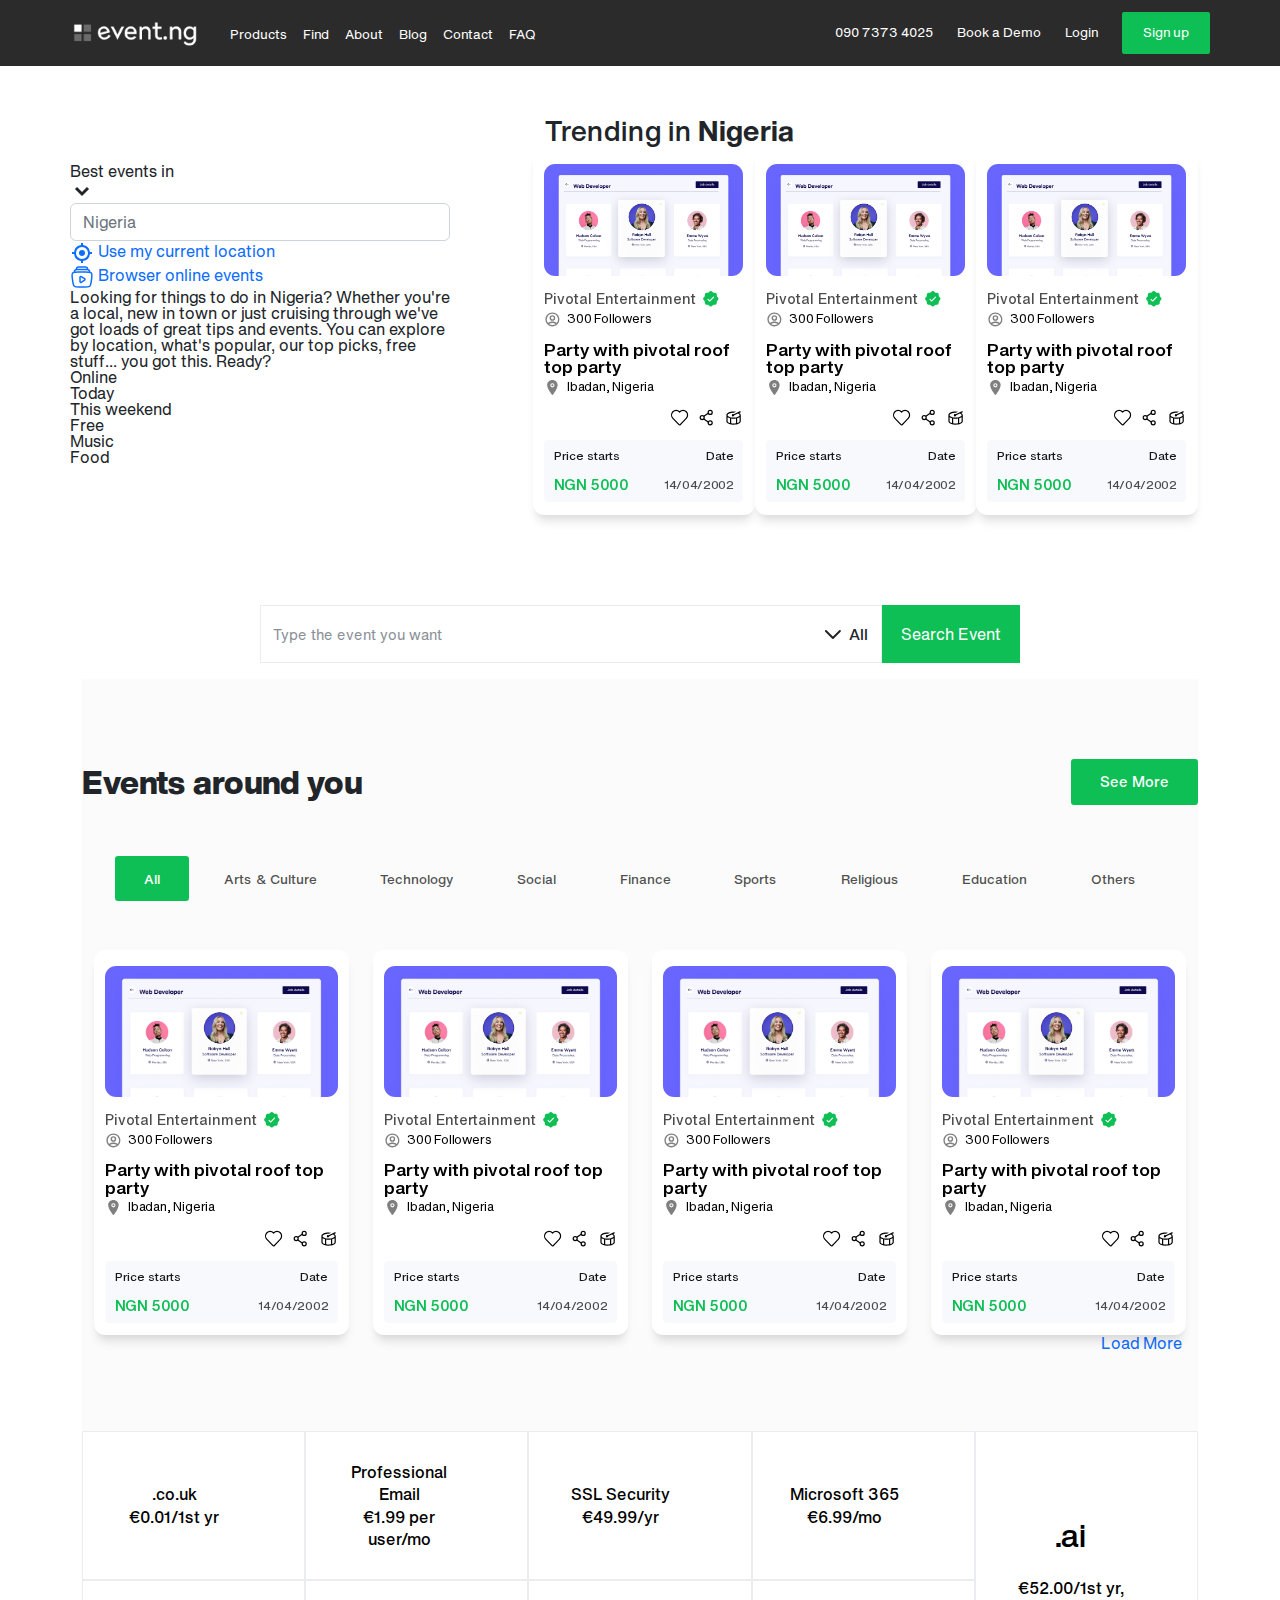
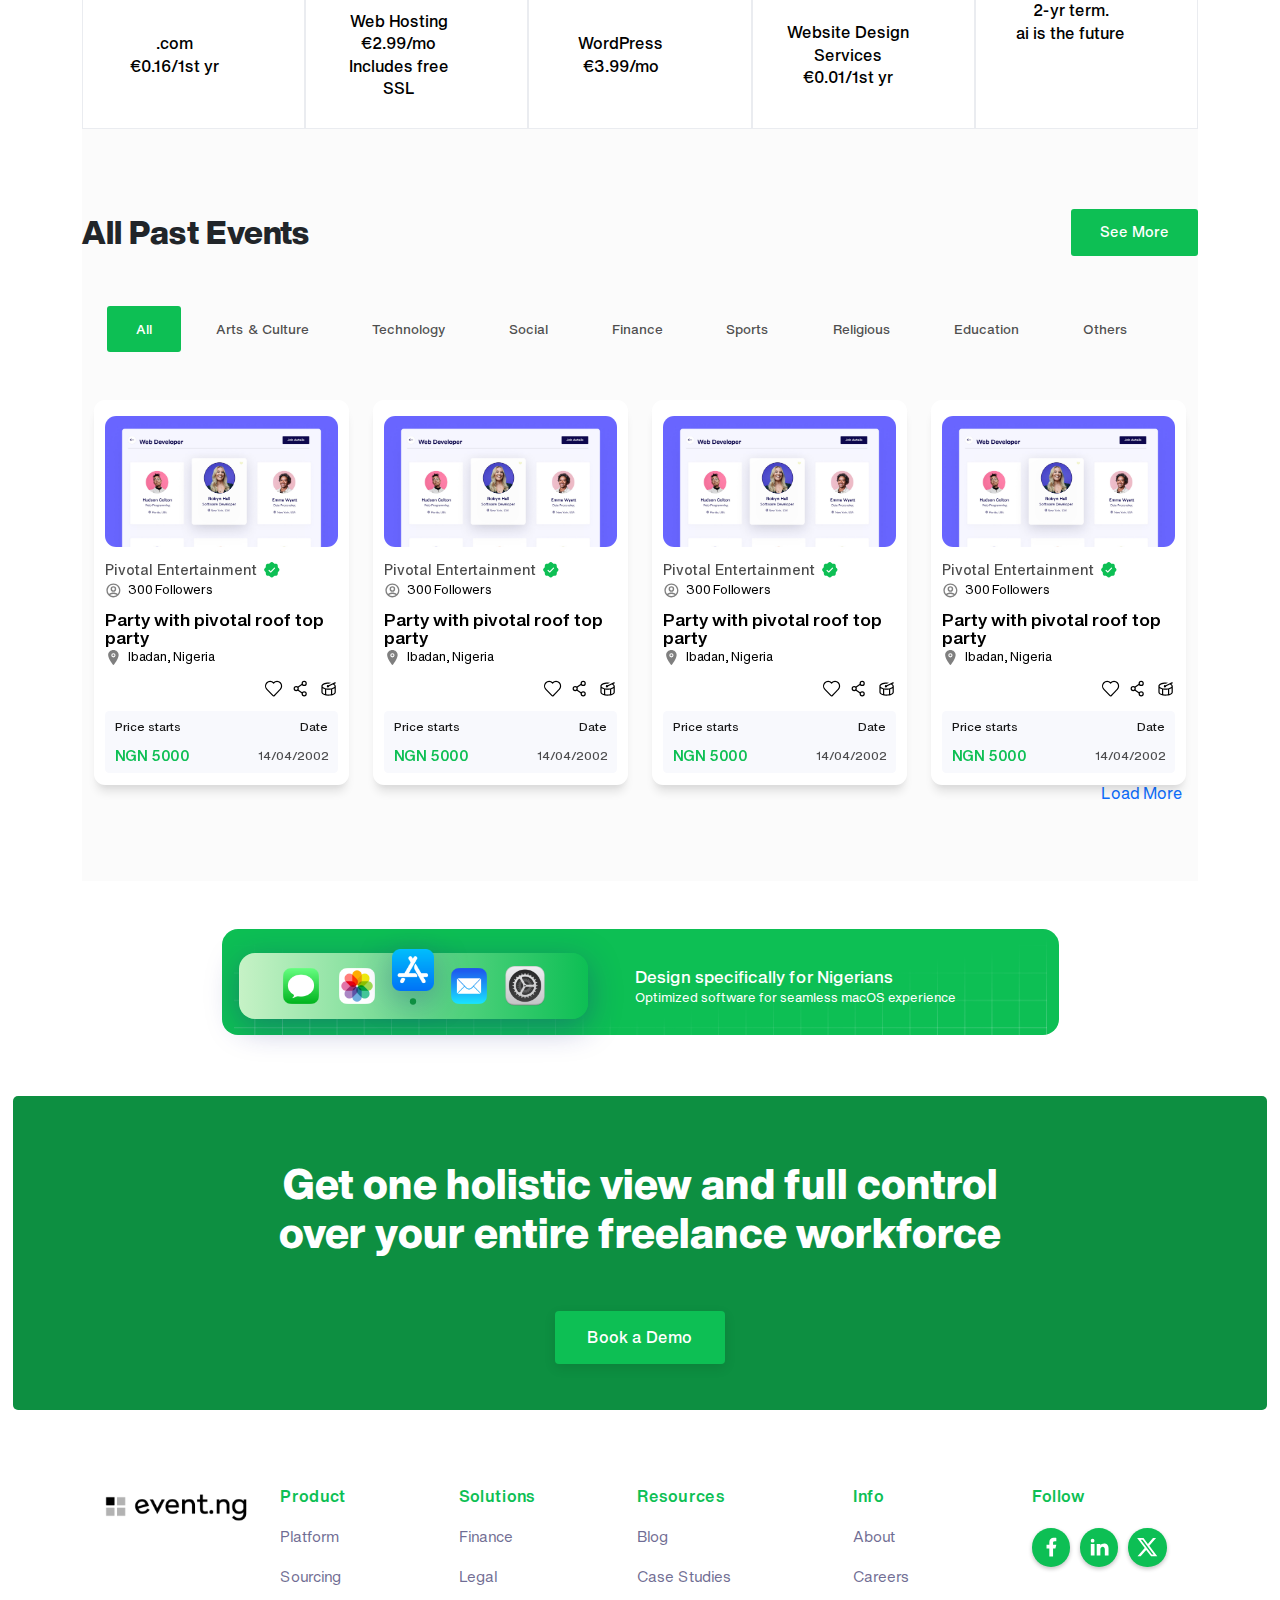
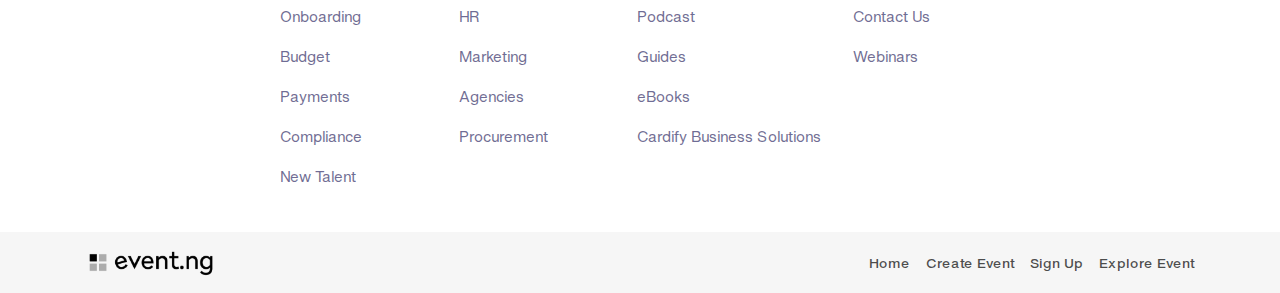
<file: find_events.html>
<!DOCTYPE html>
<html lang="en">
	<head>
		<meta charset="UTF-8" />
		<meta name="viewport" content="width=device-width, initial-scale=1.0" />
		<link rel="shortcut icon" href="./assets/image/cardify-favicon.png" type="image/x-icon" />
		<link rel="stylesheet" type="text/css" href="./assets/css/bootstrap.min.css" />
		<link rel="stylesheet" type="text/css" href="./assets/image/slick.css" />
		<link rel="stylesheet" type="text/css" href="./assets/css/header.css" />
		<link rel="stylesheet" type="text/css" href="./assets/css/index.css" />
		<link rel="stylesheet" type="text/css" href="./assets/css/footer.css" />
		<title>Event NG - Home</title>
	</head>
	<body>
		<!-- header @::start -->
		<header class="index">
			<div class="container-lg d-flex align-items-center h-100 p-0">
				<div class="row col-12 align-items-center justify-content-between m-0">
					<div class="col-5 col-md-6 p-0 d-flex align-items-center gap-3 gap-md-4">
						<button
							class="v-mobile-menu d-lg-none"
							type="button"
							data-bs-toggle="offcanvas"
							data-bs-target="#offcanvasExample"
							aria-controls="offcanvasExample">
							<svg xmlns="http://www.w3.org/2000/svg" width="24" height="24" viewBox="0 0 24 24">
								<g id="evaMenuFill0">
									<g id="evaMenuFill1">
										<g id="evaMenuFill2" fill="currentColor">
											<rect width="18" height="2" x="3" y="11" rx=".95" ry=".95" />
											<rect width="18" height="2" x="3" y="16" rx=".95" ry=".95" />
											<rect width="18" height="2" x="3" y="6" rx=".95" ry=".95" />
										</g>
									</g>
								</g>
							</svg>
						</button>
						<a href="/index.html">
							<div class="v-logo-image">
								<div class="lg-image">
									<img src="./assets/image/Logo Variant White.png" alt="" class="img-fluid" />
								</div>
							</div>
						</a>
						<ul class="d-lg-flex align-items-center v-left-links d-none">
							<li><a href="./see_all_events.html">Products</a></li>
							<li><a href="./search.html">Find</a></li>
							<li><a href="./about.html">About</a></li>
							<li><a href="./find_events.html">Blog</a></li>
							<li><a href="./contact.html">Contact</a></li>
							<li><a href="./find_events.html">FAQ</a></li>
						</ul>
					</div>
					<div class="col-5 col-sm-3 col-xl-5 p-0">
						<div class="d-flex align-items-center justify-content-end gap-2 justify-content-lg-end v-right-links gap-lg-4">
							<a href="./contact.html" class="v-phone" role="button">
								<span class="v-text d-none d-xl-inline"> 090 7373 4025 </span>
								<span class="d-xl-none">
									<svg xmlns="http://www.w3.org/2000/svg" width="24" height="24" viewBox="0 0 24 24">
										<path
											fill="none"
											stroke="currentColor"
											stroke-linecap="round"
											stroke-linejoin="round"
											stroke-width="2"
											d="M5 4h4l2 5l-2.5 1.5a11 11 0 0 0 5 5L15 13l5 2v4a2 2 0 0 1-2 2A16 16 0 0 1 3 6a2 2 0 0 1 2-2" />
									</svg>
								</span>
							</a>
							<a href="./find_new_talent.html" class="v-demo">
								<span class="v-text d-none d-xl-inline">Book a Demo</span>
								<span class="d-xl-none">
									<svg xmlns="http://www.w3.org/2000/svg" width="24" height="24" viewBox="0 0 24 24">
										<path
											fill="none"
											stroke="currentColor"
											stroke-linecap="round"
											stroke-linejoin="round"
											stroke-width="2"
											d="M8 3H6a2 2 0 0 0-2 2v14a2 2 0 0 0 2 2h6M8 3v9l3-3l3 3V3M8 3h6m0 0h4a2 2 0 0 1 2 2v7m-1 4v3m0 3v-3m0 0h3m-3 0h-3" />
									</svg>
								</span>
							</a>
							<a href="" class="v-user" data-bs-toggle="dropdown" aria-expanded="false">
								<span class="v-text d-none d-xl-inline"> Login </span>
								<span class="d-xl-none">
									<svg xmlns="http://www.w3.org/2000/svg" width="24" height="24" viewBox="0 0 24 24">
										<g fill="none" stroke="currentColor" stroke-width="1.5">
											<path stroke-linejoin="round" d="M4 18a4 4 0 0 1 4-4h8a4 4 0 0 1 4 4a2 2 0 0 1-2 2H6a2 2 0 0 1-2-2Z" />
											<circle cx="12" cy="7" r="3" />
										</g>
									</svg>
								</span>
							</a>
							<a href="./search.html" class="v-sign">
								<span class="v-text d-none d-md-inline"> Sign up </span>
								<span class="d-md-none">
									<svg xmlns="http://www.w3.org/2000/svg" width="24" height="24" viewBox="0 0 24 24">
										<g fill="none" stroke="currentColor" stroke-linecap="round" stroke-width="1.5">
											<path stroke-linejoin="round" d="M2.001 11.999h14m0 0l-3.5-3m3.5 3l-3.5 3" />
											<path
												d="M9.002 7c.012-2.175.109-3.353.877-4.121C10.758 2 12.172 2 15 2h1c2.829 0 4.243 0 5.122.879C22 3.757 22 5.172 22 8v8c0 2.828 0 4.243-.878 5.121C20.242 22 18.829 22 16 22h-1c-2.828 0-4.242 0-5.121-.879c-.768-.768-.865-1.946-.877-4.121" />
										</g>
									</svg>
								</span>
							</a>
						</div>
					</div>
				</div>
			</div>
		</header>
		<!-- header @::end -->
		<!-- main @::start -->
		<main>
			<div class="container-lg p-md-0">
				<section class="v-hero pt-5 pb-3">
					<div class="v-hero-top row col-12 m-0 align-items-stretch">
						<div class="row col-12 m-0 align-items-center justify-content-center justify-content-lg-between p-0 px-sm-2 px-md-3 px-lg-0 v-149qf">
							<div class="col-lg-4 p-0">
								<div class="v-content v-main">
									<span class="v-pre"> Best events in </span>
									<form action="" class="v-location-form">
										<div class="v-element">
											<svg xmlns="http://www.w3.org/2000/svg" width="24" height="24" viewBox="0 0 24 24">
												<path fill="currentColor" d="M16.939 7.939L12 12.879l-4.939-4.94l-2.122 2.122L12 17.121l7.061-7.06z" />
											</svg>
											<div class="form-input">
												<input type="search" class="form-control" placeholder="Nigeria" />
												<div class="v-dropdown">
													<ul>
														<li>
															<a href="" class="v-dropdown-item">
																<svg xmlns="http://www.w3.org/2000/svg" width="24" height="24" viewBox="0 0 24 24">
																	<g id="feTarget0" fill="none" fill-rule="evenodd" stroke="none" stroke-width="1">
																		<g id="feTarget1" fill="currentColor" fill-rule="nonzero">
																			<path
																				id="feTarget2"
																				d="M19.938 13A8.004 8.004 0 0 1 13 19.938V22h-2v-2.062A8.004 8.004 0 0 1 4.062 13H2v-2h2.062A8.004 8.004 0 0 1 11 4.062V2h2v2.062A8.004 8.004 0 0 1 19.938 11H22v2h-2.062ZM12 18a6 6 0 1 0 0-12a6 6 0 0 0 0 12Zm0-3a3 3 0 1 0 0-6a3 3 0 0 0 0 6Z" />
																		</g>
																	</g>
																</svg>
																<span class="v-text">Use my current location</span>
															</a>
														</li>
														<li>
															<a href="" class="v-dropdown-item">
																<svg xmlns="http://www.w3.org/2000/svg" width="24" height="24" viewBox="0 0 24 24">
																	<g fill="none" stroke="currentColor" stroke-width="1.5">
																		<path
																			d="M19.562 7a2.132 2.132 0 0 0-2.1-2.5H6.538a2.132 2.132 0 0 0-2.1 2.5M17.5 4.5c.028-.26.043-.389.043-.496a2 2 0 0 0-1.787-1.993C15.65 2 15.52 2 15.26 2H8.74c-.26 0-.391 0-.497.011a2 2 0 0 0-1.787 1.993c0 .107.014.237.043.496m8.082 9.116c.559.346.559 1.242 0 1.588l-3.371 2.09c-.543.337-1.21-.1-1.21-.794v-4.18c0-.693.667-1.13 1.21-.794l3.371 2.09Z" />
																		<path
																			d="M2.384 13.793c-.447-3.164-.67-4.745.278-5.77C3.61 7 5.298 7 8.672 7h6.656c3.374 0 5.062 0 6.01 1.024c.947 1.024.724 2.605.278 5.769l-.422 3c-.35 2.48-.525 3.721-1.422 4.464c-.897.743-2.22.743-4.867.743h-5.81c-2.646 0-3.97 0-4.867-.743c-.897-.743-1.072-1.983-1.422-4.464l-.422-3Z" />
																	</g>
																</svg>
																<span class="v-text">Browser online events</span>
															</a>
														</li>
													</ul>
												</div>
											</div>
										</div>
									</form>
									<span class="v-subcontent">
										Looking for things to do in Nigeria? Whether you're a local, new in town or just cruising through we've got loads of great tips
										and events. You can explore by location, what's popular, our top picks, free stuff... you got this. Ready?
									</span>
									<ul class="v-tabs">
										<li><button type="button" class="v-pill-button active">Online</button></li>
										<li><button type="button" class="v-pill-button">Today</button></li>
										<li><button type="button" class="v-pill-button">This weekend</button></li>
										<li><button type="button" class="v-pill-button">Free</button></li>
										<li><button type="button" class="v-pill-button">Music</button></li>
										<li><button type="button" class="v-pill-button">Food</button></li>
									</ul>
								</div>
							</div>
							<div class="col-lg-7 p-0">
								<div class="v-cards-board v-card-grid-container">
									<div class="v-cards-board-title-container">
										<h3 class="v-title">Trending in <b class="v-green">Nigeria</b></h3>
									</div>
									<div class="v-card-grid-container-inner row col-12 align-items-stretch justify-content-between">
										<!-- each card @::start -->
										<div class="v-each-card col-12 col-sm-6 col-md-4 p-0">
											<a href="" class="v-each-card-inner">
												<div href="">
													<div class="v-image-container">
														<img src="./assets/image/tab-management.jpg" alt="" class="img-fluid" />
													</div>
												</div>
												<div class="v-card-body">
													<!-- each part @::start -->
													<div class="v-part v-part-one">
														<div class="v-part-inner">
															<span class="v-top">
																<h6 class="v-card-about">Pivotal Entertainment</h6>
																<svg xmlns="http://www.w3.org/2000/svg" width="256" height="256" viewBox="0 0 256 256">
																	<path
																		fill="currentColor"
																		d="M225.86 102.82c-3.77-3.94-7.67-8-9.14-11.57c-1.36-3.27-1.44-8.69-1.52-13.94c-.15-9.76-.31-20.82-8-28.51s-18.75-7.85-28.51-8c-5.25-.08-10.67-.16-13.94-1.52c-3.56-1.47-7.63-5.37-11.57-9.14C146.28 23.51 138.44 16 128 16s-18.27 7.51-25.18 14.14c-3.94 3.77-8 7.67-11.57 9.14c-3.25 1.36-8.69 1.44-13.94 1.52c-9.76.15-20.82.31-28.51 8s-7.8 18.75-8 28.51c-.08 5.25-.16 10.67-1.52 13.94c-1.47 3.56-5.37 7.63-9.14 11.57C23.51 109.72 16 117.56 16 128s7.51 18.27 14.14 25.18c3.77 3.94 7.67 8 9.14 11.57c1.36 3.27 1.44 8.69 1.52 13.94c.15 9.76.31 20.82 8 28.51s18.75 7.85 28.51 8c5.25.08 10.67.16 13.94 1.52c3.56 1.47 7.63 5.37 11.57 9.14c6.9 6.63 14.74 14.14 25.18 14.14s18.27-7.51 25.18-14.14c3.94-3.77 8-7.67 11.57-9.14c3.27-1.36 8.69-1.44 13.94-1.52c9.76-.15 20.82-.31 28.51-8s7.85-18.75 8-28.51c.08-5.25.16-10.67 1.52-13.94c1.47-3.56 5.37-7.63 9.14-11.57c6.63-6.9 14.14-14.74 14.14-25.18s-7.51-18.27-14.14-25.18Zm-52.2 6.84l-56 56a8 8 0 0 1-11.32 0l-24-24a8 8 0 0 1 11.32-11.32L112 148.69l50.34-50.35a8 8 0 0 1 11.32 11.32Z" />
																</svg>
															</span>
															<span class="v-bottom">
																<svg xmlns="http://www.w3.org/2000/svg" width="24" height="24" viewBox="0 0 24 24">
																	<g fill="none" fill-rule="evenodd">
																		<path
																			d="M24 0v24H0V0h24ZM12.594 23.258l-.012.002l-.071.035l-.02.004l-.014-.004l-.071-.036c-.01-.003-.019 0-.024.006l-.004.01l-.017.428l.005.02l.01.013l.104.074l.015.004l.012-.004l.104-.074l.012-.016l.004-.017l-.017-.427c-.002-.01-.009-.017-.016-.018Zm.264-.113l-.014.002l-.184.093l-.01.01l-.003.011l.018.43l.005.012l.008.008l.201.092c.012.004.023 0 .029-.008l.004-.014l-.034-.614c-.003-.012-.01-.02-.02-.022Zm-.715.002a.023.023 0 0 0-.027.006l-.006.014l-.034.614c0 .012.007.02.017.024l.015-.002l.201-.093l.01-.008l.003-.011l.018-.43l-.003-.012l-.01-.01l-.184-.092Z" />
																		<path
																			fill="currentColor"
																			d="M12 2c5.523 0 10 4.477 10 10a9.959 9.959 0 0 1-2.258 6.33l.02.022l-.132.112A9.978 9.978 0 0 1 12 22c-2.95 0-5.6-1.277-7.43-3.307l-.2-.23l-.132-.11l.02-.024A9.958 9.958 0 0 1 2 12C2 6.477 6.477 2 12 2Zm0 15c-1.86 0-3.541.592-4.793 1.405A7.965 7.965 0 0 0 12 20a7.965 7.965 0 0 0 4.793-1.595A8.897 8.897 0 0 0 12 17Zm0-13a8 8 0 0 0-6.258 12.984C7.363 15.821 9.575 15 12 15s4.637.821 6.258 1.984A8 8 0 0 0 12 4Zm0 2a4 4 0 1 1 0 8a4 4 0 0 1 0-8Zm0 2a2 2 0 1 0 0 4a2 2 0 0 0 0-4Z" />
																	</g>
																</svg>
																<span class="v-text">300 Followers</span>
															</span>
														</div>
													</div>
													<!-- each part @::end -->
													<!-- each part @::start -->
													<div class="v-part v-part-two">
														<div class="v-part-inner">
															<span class="v-top">
																<h4 class="v-card-title">Party with pivotal roof top party</h4>
															</span>
															<span class="v-bottom">
																<svg xmlns="http://www.w3.org/2000/svg" width="512" height="512" viewBox="0 0 512 512">
																	<circle cx="256" cy="192" r="32" fill="currentColor" />
																	<path
																		fill="currentColor"
																		d="M256 32c-88.22 0-160 68.65-160 153c0 40.17 18.31 93.59 54.42 158.78c29 52.34 62.55 99.67 80 123.22a31.75 31.75 0 0 0 51.22 0c17.42-23.55 51-70.88 80-123.22C397.69 278.61 416 225.19 416 185c0-84.35-71.78-153-160-153Zm0 224a64 64 0 1 1 64-64a64.07 64.07 0 0 1-64 64Z" />
																</svg>
																<span class="v-text">Ibadan, Nigeria</span>
															</span>
														</div>
													</div>
													<!-- each part @::end -->
													<!-- each part @::start -->
													<div class="v-part v-part-three">
														<ul class="v-icons-part">
															<li>
																<button type="button" class="v-icon">
																	<svg xmlns="http://www.w3.org/2000/svg" width="24" height="24" viewBox="0 0 24 24">
																		<path
																			fill="none"
																			stroke="currentColor"
																			stroke-linejoin="round"
																			stroke-width="1.5"
																			d="M22 8.862a5.95 5.95 0 0 1-1.654 4.13c-2.441 2.531-4.809 5.17-7.34 7.608c-.581.55-1.502.53-2.057-.045l-7.295-7.562c-2.205-2.286-2.205-5.976 0-8.261a5.58 5.58 0 0 1 8.08 0l.266.274l.265-.274A5.612 5.612 0 0 1 16.305 3c1.52 0 2.973.624 4.04 1.732A5.95 5.95 0 0 1 22 8.862Z" />
																	</svg>
																</button>
															</li>
															<li>
																<button type="button" class="v-icon">
																	<svg xmlns="http://www.w3.org/2000/svg" width="24" height="24" viewBox="0 0 24 24">
																		<g fill="none" stroke="currentColor" stroke-width="1.5">
																			<path d="M9 12a2.5 2.5 0 1 1-5 0a2.5 2.5 0 0 1 5 0Z" />
																			<path stroke-linecap="round" d="M14 6.5L9 10m5 7.5L9 14" />
																			<path d="M19 18.5a2.5 2.5 0 1 1-5 0a2.5 2.5 0 0 1 5 0Zm0-13a2.5 2.5 0 1 1-5 0a2.5 2.5 0 0 1 5 0Z" />
																		</g>
																	</svg>
																</button>
															</li>
															<li>
																<button type="button" class="v-icon">
																	<svg xmlns="http://www.w3.org/2000/svg" width="32" height="32" viewBox="0 0 32 32">
																		<path
																			fill="currentColor"
																			d="m27.188 5.094l-11.063 5.25A2.024 2.024 0 0 0 15 10a1.999 1.999 0 1 0 0 4c1.05 0 1.922-.813 2-1.844l6.063-2.875C24.878 10.047 26 11.047 26 12c0 1.887-4.277 4-10 4S6 13.887 6 12s4.277-4 10-4c.172 0 .328-.004.5 0l3.531-1.656A24.224 24.224 0 0 0 16 6C9.16 6 4 8.578 4 12v10c0 .988.445 1.895 1.125 2.625c.68.73 1.605 1.32 2.688 1.813C9.976 27.422 12.84 28 16 28c3.16 0 6.023-.578 8.188-1.563c1.082-.492 2.007-1.082 2.687-1.812C27.555 23.895 28 22.988 28 22V12c0-1.477-.977-2.79-2.625-3.813l2.656-1.28zM6 15.406c1.016.766 2.379 1.395 4 1.844v7.906c-.5-.156-.957-.34-1.375-.531c-.906-.414-1.598-.91-2.031-1.375C6.16 22.785 6 22.395 6 22zm20 0V22c0 .395-.16.785-.594 1.25c-.433.465-1.125.96-2.031 1.375c-.418.191-.875.375-1.375.531V17.25c1.621-.45 2.984-1.078 4-1.844zm-14 2.281A24.4 24.4 0 0 0 16 18a24.4 24.4 0 0 0 4-.313v7.938c-1.23.23-2.578.375-4 .375c-1.422 0-2.77-.145-4-.375z" />
																	</svg>
																</button>
															</li>
														</ul>
													</div>
													<!-- each part @::end -->
													<div href="" class="v-part v-part-four">
														<span class="v-title">
															<span class="v-price-title">Price starts</span>
															<span class="v-date-title">Date</span>
														</span>
														<div class="v-content">
															<span class="v-price">NGN 5000</span>
															<span class="v-date">14/04/2002</span>
														</div>
													</div>
												</div>
											</a>
										</div>
										<!-- each card @::end -->
										<!-- each card @::start -->
										<div class="v-each-card col-12 col-sm-6 col-md-4 p-0">
											<a href="" class="v-each-card-inner">
												<div href="">
													<div class="v-image-container">
														<img src="./assets/image/tab-management.jpg" alt="" class="img-fluid" />
													</div>
												</div>
												<div class="v-card-body">
													<!-- each part @::start -->
													<div class="v-part v-part-one">
														<div class="v-part-inner">
															<span class="v-top">
																<h6 class="v-card-about">Pivotal Entertainment</h6>
																<svg xmlns="http://www.w3.org/2000/svg" width="256" height="256" viewBox="0 0 256 256">
																	<path
																		fill="currentColor"
																		d="M225.86 102.82c-3.77-3.94-7.67-8-9.14-11.57c-1.36-3.27-1.44-8.69-1.52-13.94c-.15-9.76-.31-20.82-8-28.51s-18.75-7.85-28.51-8c-5.25-.08-10.67-.16-13.94-1.52c-3.56-1.47-7.63-5.37-11.57-9.14C146.28 23.51 138.44 16 128 16s-18.27 7.51-25.18 14.14c-3.94 3.77-8 7.67-11.57 9.14c-3.25 1.36-8.69 1.44-13.94 1.52c-9.76.15-20.82.31-28.51 8s-7.8 18.75-8 28.51c-.08 5.25-.16 10.67-1.52 13.94c-1.47 3.56-5.37 7.63-9.14 11.57C23.51 109.72 16 117.56 16 128s7.51 18.27 14.14 25.18c3.77 3.94 7.67 8 9.14 11.57c1.36 3.27 1.44 8.69 1.52 13.94c.15 9.76.31 20.82 8 28.51s18.75 7.85 28.51 8c5.25.08 10.67.16 13.94 1.52c3.56 1.47 7.63 5.37 11.57 9.14c6.9 6.63 14.74 14.14 25.18 14.14s18.27-7.51 25.18-14.14c3.94-3.77 8-7.67 11.57-9.14c3.27-1.36 8.69-1.44 13.94-1.52c9.76-.15 20.82-.31 28.51-8s7.85-18.75 8-28.51c.08-5.25.16-10.67 1.52-13.94c1.47-3.56 5.37-7.63 9.14-11.57c6.63-6.9 14.14-14.74 14.14-25.18s-7.51-18.27-14.14-25.18Zm-52.2 6.84l-56 56a8 8 0 0 1-11.32 0l-24-24a8 8 0 0 1 11.32-11.32L112 148.69l50.34-50.35a8 8 0 0 1 11.32 11.32Z" />
																</svg>
															</span>
															<span class="v-bottom">
																<svg xmlns="http://www.w3.org/2000/svg" width="24" height="24" viewBox="0 0 24 24">
																	<g fill="none" fill-rule="evenodd">
																		<path
																			d="M24 0v24H0V0h24ZM12.594 23.258l-.012.002l-.071.035l-.02.004l-.014-.004l-.071-.036c-.01-.003-.019 0-.024.006l-.004.01l-.017.428l.005.02l.01.013l.104.074l.015.004l.012-.004l.104-.074l.012-.016l.004-.017l-.017-.427c-.002-.01-.009-.017-.016-.018Zm.264-.113l-.014.002l-.184.093l-.01.01l-.003.011l.018.43l.005.012l.008.008l.201.092c.012.004.023 0 .029-.008l.004-.014l-.034-.614c-.003-.012-.01-.02-.02-.022Zm-.715.002a.023.023 0 0 0-.027.006l-.006.014l-.034.614c0 .012.007.02.017.024l.015-.002l.201-.093l.01-.008l.003-.011l.018-.43l-.003-.012l-.01-.01l-.184-.092Z" />
																		<path
																			fill="currentColor"
																			d="M12 2c5.523 0 10 4.477 10 10a9.959 9.959 0 0 1-2.258 6.33l.02.022l-.132.112A9.978 9.978 0 0 1 12 22c-2.95 0-5.6-1.277-7.43-3.307l-.2-.23l-.132-.11l.02-.024A9.958 9.958 0 0 1 2 12C2 6.477 6.477 2 12 2Zm0 15c-1.86 0-3.541.592-4.793 1.405A7.965 7.965 0 0 0 12 20a7.965 7.965 0 0 0 4.793-1.595A8.897 8.897 0 0 0 12 17Zm0-13a8 8 0 0 0-6.258 12.984C7.363 15.821 9.575 15 12 15s4.637.821 6.258 1.984A8 8 0 0 0 12 4Zm0 2a4 4 0 1 1 0 8a4 4 0 0 1 0-8Zm0 2a2 2 0 1 0 0 4a2 2 0 0 0 0-4Z" />
																	</g>
																</svg>
																<span class="v-text">300 Followers</span>
															</span>
														</div>
													</div>
													<!-- each part @::end -->
													<!-- each part @::start -->
													<div class="v-part v-part-two">
														<div class="v-part-inner">
															<span class="v-top">
																<h4 class="v-card-title">Party with pivotal roof top party</h4>
															</span>
															<span class="v-bottom">
																<svg xmlns="http://www.w3.org/2000/svg" width="512" height="512" viewBox="0 0 512 512">
																	<circle cx="256" cy="192" r="32" fill="currentColor" />
																	<path
																		fill="currentColor"
																		d="M256 32c-88.22 0-160 68.65-160 153c0 40.17 18.31 93.59 54.42 158.78c29 52.34 62.55 99.67 80 123.22a31.75 31.75 0 0 0 51.22 0c17.42-23.55 51-70.88 80-123.22C397.69 278.61 416 225.19 416 185c0-84.35-71.78-153-160-153Zm0 224a64 64 0 1 1 64-64a64.07 64.07 0 0 1-64 64Z" />
																</svg>
																<span class="v-text">Ibadan, Nigeria</span>
															</span>
														</div>
													</div>
													<!-- each part @::end -->
													<!-- each part @::start -->
													<div class="v-part v-part-three">
														<ul class="v-icons-part">
															<li>
																<button type="button" class="v-icon">
																	<svg xmlns="http://www.w3.org/2000/svg" width="24" height="24" viewBox="0 0 24 24">
																		<path
																			fill="none"
																			stroke="currentColor"
																			stroke-linejoin="round"
																			stroke-width="1.5"
																			d="M22 8.862a5.95 5.95 0 0 1-1.654 4.13c-2.441 2.531-4.809 5.17-7.34 7.608c-.581.55-1.502.53-2.057-.045l-7.295-7.562c-2.205-2.286-2.205-5.976 0-8.261a5.58 5.58 0 0 1 8.08 0l.266.274l.265-.274A5.612 5.612 0 0 1 16.305 3c1.52 0 2.973.624 4.04 1.732A5.95 5.95 0 0 1 22 8.862Z" />
																	</svg>
																</button>
															</li>
															<li>
																<button type="button" class="v-icon">
																	<svg xmlns="http://www.w3.org/2000/svg" width="24" height="24" viewBox="0 0 24 24">
																		<g fill="none" stroke="currentColor" stroke-width="1.5">
																			<path d="M9 12a2.5 2.5 0 1 1-5 0a2.5 2.5 0 0 1 5 0Z" />
																			<path stroke-linecap="round" d="M14 6.5L9 10m5 7.5L9 14" />
																			<path d="M19 18.5a2.5 2.5 0 1 1-5 0a2.5 2.5 0 0 1 5 0Zm0-13a2.5 2.5 0 1 1-5 0a2.5 2.5 0 0 1 5 0Z" />
																		</g>
																	</svg>
																</button>
															</li>
															<li>
																<button type="button" class="v-icon">
																	<svg xmlns="http://www.w3.org/2000/svg" width="32" height="32" viewBox="0 0 32 32">
																		<path
																			fill="currentColor"
																			d="m27.188 5.094l-11.063 5.25A2.024 2.024 0 0 0 15 10a1.999 1.999 0 1 0 0 4c1.05 0 1.922-.813 2-1.844l6.063-2.875C24.878 10.047 26 11.047 26 12c0 1.887-4.277 4-10 4S6 13.887 6 12s4.277-4 10-4c.172 0 .328-.004.5 0l3.531-1.656A24.224 24.224 0 0 0 16 6C9.16 6 4 8.578 4 12v10c0 .988.445 1.895 1.125 2.625c.68.73 1.605 1.32 2.688 1.813C9.976 27.422 12.84 28 16 28c3.16 0 6.023-.578 8.188-1.563c1.082-.492 2.007-1.082 2.687-1.812C27.555 23.895 28 22.988 28 22V12c0-1.477-.977-2.79-2.625-3.813l2.656-1.28zM6 15.406c1.016.766 2.379 1.395 4 1.844v7.906c-.5-.156-.957-.34-1.375-.531c-.906-.414-1.598-.91-2.031-1.375C6.16 22.785 6 22.395 6 22zm20 0V22c0 .395-.16.785-.594 1.25c-.433.465-1.125.96-2.031 1.375c-.418.191-.875.375-1.375.531V17.25c1.621-.45 2.984-1.078 4-1.844zm-14 2.281A24.4 24.4 0 0 0 16 18a24.4 24.4 0 0 0 4-.313v7.938c-1.23.23-2.578.375-4 .375c-1.422 0-2.77-.145-4-.375z" />
																	</svg>
																</button>
															</li>
														</ul>
													</div>
													<!-- each part @::end -->
													<div href="" class="v-part v-part-four">
														<span class="v-title">
															<span class="v-price-title">Price starts</span>
															<span class="v-date-title">Date</span>
														</span>
														<div class="v-content">
															<span class="v-price">NGN 5000</span>
															<span class="v-date">14/04/2002</span>
														</div>
													</div>
												</div>
											</a>
										</div>
										<!-- each card @::end -->
										<!-- each card @::start -->
										<div class="v-each-card col-12 col-sm-6 col-md-4 p-0">
											<a href="" class="v-each-card-inner">
												<div href="">
													<div class="v-image-container">
														<img src="./assets/image/tab-management.jpg" alt="" class="img-fluid" />
													</div>
												</div>
												<div class="v-card-body">
													<!-- each part @::start -->
													<div class="v-part v-part-one">
														<div class="v-part-inner">
															<span class="v-top">
																<h6 class="v-card-about">Pivotal Entertainment</h6>
																<svg xmlns="http://www.w3.org/2000/svg" width="256" height="256" viewBox="0 0 256 256">
																	<path
																		fill="currentColor"
																		d="M225.86 102.82c-3.77-3.94-7.67-8-9.14-11.57c-1.36-3.27-1.44-8.69-1.52-13.94c-.15-9.76-.31-20.82-8-28.51s-18.75-7.85-28.51-8c-5.25-.08-10.67-.16-13.94-1.52c-3.56-1.47-7.63-5.37-11.57-9.14C146.28 23.51 138.44 16 128 16s-18.27 7.51-25.18 14.14c-3.94 3.77-8 7.67-11.57 9.14c-3.25 1.36-8.69 1.44-13.94 1.52c-9.76.15-20.82.31-28.51 8s-7.8 18.75-8 28.51c-.08 5.25-.16 10.67-1.52 13.94c-1.47 3.56-5.37 7.63-9.14 11.57C23.51 109.72 16 117.56 16 128s7.51 18.27 14.14 25.18c3.77 3.94 7.67 8 9.14 11.57c1.36 3.27 1.44 8.69 1.52 13.94c.15 9.76.31 20.82 8 28.51s18.75 7.85 28.51 8c5.25.08 10.67.16 13.94 1.52c3.56 1.47 7.63 5.37 11.57 9.14c6.9 6.63 14.74 14.14 25.18 14.14s18.27-7.51 25.18-14.14c3.94-3.77 8-7.67 11.57-9.14c3.27-1.36 8.69-1.44 13.94-1.52c9.76-.15 20.82-.31 28.51-8s7.85-18.75 8-28.51c.08-5.25.16-10.67 1.52-13.94c1.47-3.56 5.37-7.63 9.14-11.57c6.63-6.9 14.14-14.74 14.14-25.18s-7.51-18.27-14.14-25.18Zm-52.2 6.84l-56 56a8 8 0 0 1-11.32 0l-24-24a8 8 0 0 1 11.32-11.32L112 148.69l50.34-50.35a8 8 0 0 1 11.32 11.32Z" />
																</svg>
															</span>
															<span class="v-bottom">
																<svg xmlns="http://www.w3.org/2000/svg" width="24" height="24" viewBox="0 0 24 24">
																	<g fill="none" fill-rule="evenodd">
																		<path
																			d="M24 0v24H0V0h24ZM12.594 23.258l-.012.002l-.071.035l-.02.004l-.014-.004l-.071-.036c-.01-.003-.019 0-.024.006l-.004.01l-.017.428l.005.02l.01.013l.104.074l.015.004l.012-.004l.104-.074l.012-.016l.004-.017l-.017-.427c-.002-.01-.009-.017-.016-.018Zm.264-.113l-.014.002l-.184.093l-.01.01l-.003.011l.018.43l.005.012l.008.008l.201.092c.012.004.023 0 .029-.008l.004-.014l-.034-.614c-.003-.012-.01-.02-.02-.022Zm-.715.002a.023.023 0 0 0-.027.006l-.006.014l-.034.614c0 .012.007.02.017.024l.015-.002l.201-.093l.01-.008l.003-.011l.018-.43l-.003-.012l-.01-.01l-.184-.092Z" />
																		<path
																			fill="currentColor"
																			d="M12 2c5.523 0 10 4.477 10 10a9.959 9.959 0 0 1-2.258 6.33l.02.022l-.132.112A9.978 9.978 0 0 1 12 22c-2.95 0-5.6-1.277-7.43-3.307l-.2-.23l-.132-.11l.02-.024A9.958 9.958 0 0 1 2 12C2 6.477 6.477 2 12 2Zm0 15c-1.86 0-3.541.592-4.793 1.405A7.965 7.965 0 0 0 12 20a7.965 7.965 0 0 0 4.793-1.595A8.897 8.897 0 0 0 12 17Zm0-13a8 8 0 0 0-6.258 12.984C7.363 15.821 9.575 15 12 15s4.637.821 6.258 1.984A8 8 0 0 0 12 4Zm0 2a4 4 0 1 1 0 8a4 4 0 0 1 0-8Zm0 2a2 2 0 1 0 0 4a2 2 0 0 0 0-4Z" />
																	</g>
																</svg>
																<span class="v-text">300 Followers</span>
															</span>
														</div>
													</div>
													<!-- each part @::end -->
													<!-- each part @::start -->
													<div class="v-part v-part-two">
														<div class="v-part-inner">
															<span class="v-top">
																<h4 class="v-card-title">Party with pivotal roof top party</h4>
															</span>
															<span class="v-bottom">
																<svg xmlns="http://www.w3.org/2000/svg" width="512" height="512" viewBox="0 0 512 512">
																	<circle cx="256" cy="192" r="32" fill="currentColor" />
																	<path
																		fill="currentColor"
																		d="M256 32c-88.22 0-160 68.65-160 153c0 40.17 18.31 93.59 54.42 158.78c29 52.34 62.55 99.67 80 123.22a31.75 31.75 0 0 0 51.22 0c17.42-23.55 51-70.88 80-123.22C397.69 278.61 416 225.19 416 185c0-84.35-71.78-153-160-153Zm0 224a64 64 0 1 1 64-64a64.07 64.07 0 0 1-64 64Z" />
																</svg>
																<span class="v-text">Ibadan, Nigeria</span>
															</span>
														</div>
													</div>
													<!-- each part @::end -->
													<!-- each part @::start -->
													<div class="v-part v-part-three">
														<ul class="v-icons-part">
															<li>
																<button type="button" class="v-icon">
																	<svg xmlns="http://www.w3.org/2000/svg" width="24" height="24" viewBox="0 0 24 24">
																		<path
																			fill="none"
																			stroke="currentColor"
																			stroke-linejoin="round"
																			stroke-width="1.5"
																			d="M22 8.862a5.95 5.95 0 0 1-1.654 4.13c-2.441 2.531-4.809 5.17-7.34 7.608c-.581.55-1.502.53-2.057-.045l-7.295-7.562c-2.205-2.286-2.205-5.976 0-8.261a5.58 5.58 0 0 1 8.08 0l.266.274l.265-.274A5.612 5.612 0 0 1 16.305 3c1.52 0 2.973.624 4.04 1.732A5.95 5.95 0 0 1 22 8.862Z" />
																	</svg>
																</button>
															</li>
															<li>
																<button type="button" class="v-icon">
																	<svg xmlns="http://www.w3.org/2000/svg" width="24" height="24" viewBox="0 0 24 24">
																		<g fill="none" stroke="currentColor" stroke-width="1.5">
																			<path d="M9 12a2.5 2.5 0 1 1-5 0a2.5 2.5 0 0 1 5 0Z" />
																			<path stroke-linecap="round" d="M14 6.5L9 10m5 7.5L9 14" />
																			<path d="M19 18.5a2.5 2.5 0 1 1-5 0a2.5 2.5 0 0 1 5 0Zm0-13a2.5 2.5 0 1 1-5 0a2.5 2.5 0 0 1 5 0Z" />
																		</g>
																	</svg>
																</button>
															</li>
															<li>
																<button type="button" class="v-icon">
																	<svg xmlns="http://www.w3.org/2000/svg" width="32" height="32" viewBox="0 0 32 32">
																		<path
																			fill="currentColor"
																			d="m27.188 5.094l-11.063 5.25A2.024 2.024 0 0 0 15 10a1.999 1.999 0 1 0 0 4c1.05 0 1.922-.813 2-1.844l6.063-2.875C24.878 10.047 26 11.047 26 12c0 1.887-4.277 4-10 4S6 13.887 6 12s4.277-4 10-4c.172 0 .328-.004.5 0l3.531-1.656A24.224 24.224 0 0 0 16 6C9.16 6 4 8.578 4 12v10c0 .988.445 1.895 1.125 2.625c.68.73 1.605 1.32 2.688 1.813C9.976 27.422 12.84 28 16 28c3.16 0 6.023-.578 8.188-1.563c1.082-.492 2.007-1.082 2.687-1.812C27.555 23.895 28 22.988 28 22V12c0-1.477-.977-2.79-2.625-3.813l2.656-1.28zM6 15.406c1.016.766 2.379 1.395 4 1.844v7.906c-.5-.156-.957-.34-1.375-.531c-.906-.414-1.598-.91-2.031-1.375C6.16 22.785 6 22.395 6 22zm20 0V22c0 .395-.16.785-.594 1.25c-.433.465-1.125.96-2.031 1.375c-.418.191-.875.375-1.375.531V17.25c1.621-.45 2.984-1.078 4-1.844zm-14 2.281A24.4 24.4 0 0 0 16 18a24.4 24.4 0 0 0 4-.313v7.938c-1.23.23-2.578.375-4 .375c-1.422 0-2.77-.145-4-.375z" />
																	</svg>
																</button>
															</li>
														</ul>
													</div>
													<!-- each part @::end -->
													<div href="" class="v-part v-part-four">
														<span class="v-title">
															<span class="v-price-title">Price starts</span>
															<span class="v-date-title">Date</span>
														</span>
														<div class="v-content">
															<span class="v-price">NGN 5000</span>
															<span class="v-date">14/04/2002</span>
														</div>
													</div>
												</div>
											</a>
										</div>
										<!-- each card @::end -->
									</div>
								</div>
							</div>
						</div>
						<div class="p-0 col-md-10 col-lg-8 mx-auto">
							<form action="" id="v-search-event" class="d-flex align-items-stretch mt-5 pt-4">
								<div class="form-input flex-grow-1 position-relative">
									<input type="search" class="form-control" id="" placeholder="Type the event you want" />
									<div class="dropdown">
										<button class="v-dropdown" type="button" data-bs-toggle="dropdown" aria-expanded="false">
											<svg xmlns="http://www.w3.org/2000/svg" width="24" height="24" viewBox="0 0 24 24">
												<path fill="none" stroke="currentColor" stroke-linecap="round" stroke-linejoin="round" stroke-width="2" d="m19 9l-7 7l-7-7" />
											</svg>
											<span class="v-text">All</span>
										</button>
										<ul class="dropdown-menu">
											<li><a class="dropdown-item" href="#">Action</a></li>
											<li><a class="dropdown-item" href="#">Another action</a></li>
											<li><a class="dropdown-item" href="#">Something else here</a></li>
										</ul>
									</div>
								</div>
								<button type="submit" class="v-submit-btn">Search Event</button>
							</form>
						</div>
					</div>
				</section>
			</div>

			<div class="container-lg">
				<div class="v-events-around">
					<div>
						<div class="px-lg-0 v-top-container d-flex align-items-center justify-content-between">
							<h2 class="v-title">Events around you</h2>
							<a href="">See More</a>
						</div>
						<div class="v-bottom-container">
							<ul class="v-top-links d-flex align-items-center justify-content-xl-center my-5 mx-0">
								<li><a href="" class="active">All</a></li>
								<li><a href="">Arts & Culture</a></li>
								<li><a href="">Technology</a></li>
								<li><a href="">Social</a></li>
								<li><a href="">Finance</a></li>
								<li><a href="">Sports</a></li>
								<li><a href="">Religious</a></li>
								<li><a href="">Education</a></li>
								<li><a href="">Others</a></li>
							</ul>
							<div class="v-card-grid-container">
								<div class="v-card-grid-container-inner row col-12 m-0 align-items-stretch">
									<!-- each card @::start -->
									<div class="v-each-card col-12 col-sm-6 col-md-4 col-xl-3">
										<a href="" class="v-each-card-inner">
											<div href="">
												<div class="v-image-container">
													<img src="./assets/image/tab-management.jpg" alt="" class="img-fluid" />
												</div>
											</div>
											<div class="v-card-body">
												<!-- each part @::start -->
												<div class="v-part v-part-one">
													<div class="v-part-inner">
														<span class="v-top">
															<h6 class="v-card-about">Pivotal Entertainment</h6>
															<svg xmlns="http://www.w3.org/2000/svg" width="256" height="256" viewBox="0 0 256 256">
																<path
																	fill="currentColor"
																	d="M225.86 102.82c-3.77-3.94-7.67-8-9.14-11.57c-1.36-3.27-1.44-8.69-1.52-13.94c-.15-9.76-.31-20.82-8-28.51s-18.75-7.85-28.51-8c-5.25-.08-10.67-.16-13.94-1.52c-3.56-1.47-7.63-5.37-11.57-9.14C146.28 23.51 138.44 16 128 16s-18.27 7.51-25.18 14.14c-3.94 3.77-8 7.67-11.57 9.14c-3.25 1.36-8.69 1.44-13.94 1.52c-9.76.15-20.82.31-28.51 8s-7.8 18.75-8 28.51c-.08 5.25-.16 10.67-1.52 13.94c-1.47 3.56-5.37 7.63-9.14 11.57C23.51 109.72 16 117.56 16 128s7.51 18.27 14.14 25.18c3.77 3.94 7.67 8 9.14 11.57c1.36 3.27 1.44 8.69 1.52 13.94c.15 9.76.31 20.82 8 28.51s18.75 7.85 28.51 8c5.25.08 10.67.16 13.94 1.52c3.56 1.47 7.63 5.37 11.57 9.14c6.9 6.63 14.74 14.14 25.18 14.14s18.27-7.51 25.18-14.14c3.94-3.77 8-7.67 11.57-9.14c3.27-1.36 8.69-1.44 13.94-1.52c9.76-.15 20.82-.31 28.51-8s7.85-18.75 8-28.51c.08-5.25.16-10.67 1.52-13.94c1.47-3.56 5.37-7.63 9.14-11.57c6.63-6.9 14.14-14.74 14.14-25.18s-7.51-18.27-14.14-25.18Zm-52.2 6.84l-56 56a8 8 0 0 1-11.32 0l-24-24a8 8 0 0 1 11.32-11.32L112 148.69l50.34-50.35a8 8 0 0 1 11.32 11.32Z" />
															</svg>
														</span>
														<span class="v-bottom">
															<svg xmlns="http://www.w3.org/2000/svg" width="24" height="24" viewBox="0 0 24 24">
																<g fill="none" fill-rule="evenodd">
																	<path
																		d="M24 0v24H0V0h24ZM12.594 23.258l-.012.002l-.071.035l-.02.004l-.014-.004l-.071-.036c-.01-.003-.019 0-.024.006l-.004.01l-.017.428l.005.02l.01.013l.104.074l.015.004l.012-.004l.104-.074l.012-.016l.004-.017l-.017-.427c-.002-.01-.009-.017-.016-.018Zm.264-.113l-.014.002l-.184.093l-.01.01l-.003.011l.018.43l.005.012l.008.008l.201.092c.012.004.023 0 .029-.008l.004-.014l-.034-.614c-.003-.012-.01-.02-.02-.022Zm-.715.002a.023.023 0 0 0-.027.006l-.006.014l-.034.614c0 .012.007.02.017.024l.015-.002l.201-.093l.01-.008l.003-.011l.018-.43l-.003-.012l-.01-.01l-.184-.092Z" />
																	<path
																		fill="currentColor"
																		d="M12 2c5.523 0 10 4.477 10 10a9.959 9.959 0 0 1-2.258 6.33l.02.022l-.132.112A9.978 9.978 0 0 1 12 22c-2.95 0-5.6-1.277-7.43-3.307l-.2-.23l-.132-.11l.02-.024A9.958 9.958 0 0 1 2 12C2 6.477 6.477 2 12 2Zm0 15c-1.86 0-3.541.592-4.793 1.405A7.965 7.965 0 0 0 12 20a7.965 7.965 0 0 0 4.793-1.595A8.897 8.897 0 0 0 12 17Zm0-13a8 8 0 0 0-6.258 12.984C7.363 15.821 9.575 15 12 15s4.637.821 6.258 1.984A8 8 0 0 0 12 4Zm0 2a4 4 0 1 1 0 8a4 4 0 0 1 0-8Zm0 2a2 2 0 1 0 0 4a2 2 0 0 0 0-4Z" />
																</g>
															</svg>
															<span class="v-text">300 Followers</span>
														</span>
													</div>
												</div>
												<!-- each part @::end -->
												<!-- each part @::start -->
												<div class="v-part v-part-two">
													<div class="v-part-inner">
														<span class="v-top">
															<h4 class="v-card-title">Party with pivotal roof top party</h4>
														</span>
														<span class="v-bottom">
															<svg xmlns="http://www.w3.org/2000/svg" width="512" height="512" viewBox="0 0 512 512">
																<circle cx="256" cy="192" r="32" fill="currentColor" />
																<path
																	fill="currentColor"
																	d="M256 32c-88.22 0-160 68.65-160 153c0 40.17 18.31 93.59 54.42 158.78c29 52.34 62.55 99.67 80 123.22a31.75 31.75 0 0 0 51.22 0c17.42-23.55 51-70.88 80-123.22C397.69 278.61 416 225.19 416 185c0-84.35-71.78-153-160-153Zm0 224a64 64 0 1 1 64-64a64.07 64.07 0 0 1-64 64Z" />
															</svg>
															<span class="v-text">Ibadan, Nigeria</span>
														</span>
													</div>
												</div>
												<!-- each part @::end -->
												<!-- each part @::start -->
												<div class="v-part v-part-three">
													<ul class="v-icons-part">
														<li>
															<button type="button" class="v-icon">
																<svg xmlns="http://www.w3.org/2000/svg" width="24" height="24" viewBox="0 0 24 24">
																	<path
																		fill="none"
																		stroke="currentColor"
																		stroke-linejoin="round"
																		stroke-width="1.5"
																		d="M22 8.862a5.95 5.95 0 0 1-1.654 4.13c-2.441 2.531-4.809 5.17-7.34 7.608c-.581.55-1.502.53-2.057-.045l-7.295-7.562c-2.205-2.286-2.205-5.976 0-8.261a5.58 5.58 0 0 1 8.08 0l.266.274l.265-.274A5.612 5.612 0 0 1 16.305 3c1.52 0 2.973.624 4.04 1.732A5.95 5.95 0 0 1 22 8.862Z" />
																</svg>
															</button>
														</li>
														<li>
															<button type="button" class="v-icon">
																<svg xmlns="http://www.w3.org/2000/svg" width="24" height="24" viewBox="0 0 24 24">
																	<g fill="none" stroke="currentColor" stroke-width="1.5">
																		<path d="M9 12a2.5 2.5 0 1 1-5 0a2.5 2.5 0 0 1 5 0Z" />
																		<path stroke-linecap="round" d="M14 6.5L9 10m5 7.5L9 14" />
																		<path d="M19 18.5a2.5 2.5 0 1 1-5 0a2.5 2.5 0 0 1 5 0Zm0-13a2.5 2.5 0 1 1-5 0a2.5 2.5 0 0 1 5 0Z" />
																	</g>
																</svg>
															</button>
														</li>
														<li>
															<button type="button" class="v-icon">
																<svg xmlns="http://www.w3.org/2000/svg" width="32" height="32" viewBox="0 0 32 32">
																	<path
																		fill="currentColor"
																		d="m27.188 5.094l-11.063 5.25A2.024 2.024 0 0 0 15 10a1.999 1.999 0 1 0 0 4c1.05 0 1.922-.813 2-1.844l6.063-2.875C24.878 10.047 26 11.047 26 12c0 1.887-4.277 4-10 4S6 13.887 6 12s4.277-4 10-4c.172 0 .328-.004.5 0l3.531-1.656A24.224 24.224 0 0 0 16 6C9.16 6 4 8.578 4 12v10c0 .988.445 1.895 1.125 2.625c.68.73 1.605 1.32 2.688 1.813C9.976 27.422 12.84 28 16 28c3.16 0 6.023-.578 8.188-1.563c1.082-.492 2.007-1.082 2.687-1.812C27.555 23.895 28 22.988 28 22V12c0-1.477-.977-2.79-2.625-3.813l2.656-1.28zM6 15.406c1.016.766 2.379 1.395 4 1.844v7.906c-.5-.156-.957-.34-1.375-.531c-.906-.414-1.598-.91-2.031-1.375C6.16 22.785 6 22.395 6 22zm20 0V22c0 .395-.16.785-.594 1.25c-.433.465-1.125.96-2.031 1.375c-.418.191-.875.375-1.375.531V17.25c1.621-.45 2.984-1.078 4-1.844zm-14 2.281A24.4 24.4 0 0 0 16 18a24.4 24.4 0 0 0 4-.313v7.938c-1.23.23-2.578.375-4 .375c-1.422 0-2.77-.145-4-.375z" />
																</svg>
															</button>
														</li>
													</ul>
												</div>
												<!-- each part @::end -->
												<div href="" class="v-part v-part-four">
													<span class="v-title">
														<span class="v-price-title">Price starts</span>
														<span class="v-date-title">Date</span>
													</span>
													<div class="v-content">
														<span class="v-price">NGN 5000</span>
														<span class="v-date">14/04/2002</span>
													</div>
												</div>
											</div>
										</a>
									</div>
									<!-- each card @::end -->
									<!-- each card @::start -->
									<div class="v-each-card col-12 col-sm-6 col-md-4 col-xl-3">
										<a href="" class="v-each-card-inner">
											<div href="">
												<div class="v-image-container">
													<img src="./assets/image/tab-management.jpg" alt="" class="img-fluid" />
												</div>
											</div>
											<div class="v-card-body">
												<!-- each part @::start -->
												<div class="v-part v-part-one">
													<div class="v-part-inner">
														<span class="v-top">
															<h6 class="v-card-about">Pivotal Entertainment</h6>
															<svg xmlns="http://www.w3.org/2000/svg" width="256" height="256" viewBox="0 0 256 256">
																<path
																	fill="currentColor"
																	d="M225.86 102.82c-3.77-3.94-7.67-8-9.14-11.57c-1.36-3.27-1.44-8.69-1.52-13.94c-.15-9.76-.31-20.82-8-28.51s-18.75-7.85-28.51-8c-5.25-.08-10.67-.16-13.94-1.52c-3.56-1.47-7.63-5.37-11.57-9.14C146.28 23.51 138.44 16 128 16s-18.27 7.51-25.18 14.14c-3.94 3.77-8 7.67-11.57 9.14c-3.25 1.36-8.69 1.44-13.94 1.52c-9.76.15-20.82.31-28.51 8s-7.8 18.75-8 28.51c-.08 5.25-.16 10.67-1.52 13.94c-1.47 3.56-5.37 7.63-9.14 11.57C23.51 109.72 16 117.56 16 128s7.51 18.27 14.14 25.18c3.77 3.94 7.67 8 9.14 11.57c1.36 3.27 1.44 8.69 1.52 13.94c.15 9.76.31 20.82 8 28.51s18.75 7.85 28.51 8c5.25.08 10.67.16 13.94 1.52c3.56 1.47 7.63 5.37 11.57 9.14c6.9 6.63 14.74 14.14 25.18 14.14s18.27-7.51 25.18-14.14c3.94-3.77 8-7.67 11.57-9.14c3.27-1.36 8.69-1.44 13.94-1.52c9.76-.15 20.82-.31 28.51-8s7.85-18.75 8-28.51c.08-5.25.16-10.67 1.52-13.94c1.47-3.56 5.37-7.63 9.14-11.57c6.63-6.9 14.14-14.74 14.14-25.18s-7.51-18.27-14.14-25.18Zm-52.2 6.84l-56 56a8 8 0 0 1-11.32 0l-24-24a8 8 0 0 1 11.32-11.32L112 148.69l50.34-50.35a8 8 0 0 1 11.32 11.32Z" />
															</svg>
														</span>
														<span class="v-bottom">
															<svg xmlns="http://www.w3.org/2000/svg" width="24" height="24" viewBox="0 0 24 24">
																<g fill="none" fill-rule="evenodd">
																	<path
																		d="M24 0v24H0V0h24ZM12.594 23.258l-.012.002l-.071.035l-.02.004l-.014-.004l-.071-.036c-.01-.003-.019 0-.024.006l-.004.01l-.017.428l.005.02l.01.013l.104.074l.015.004l.012-.004l.104-.074l.012-.016l.004-.017l-.017-.427c-.002-.01-.009-.017-.016-.018Zm.264-.113l-.014.002l-.184.093l-.01.01l-.003.011l.018.43l.005.012l.008.008l.201.092c.012.004.023 0 .029-.008l.004-.014l-.034-.614c-.003-.012-.01-.02-.02-.022Zm-.715.002a.023.023 0 0 0-.027.006l-.006.014l-.034.614c0 .012.007.02.017.024l.015-.002l.201-.093l.01-.008l.003-.011l.018-.43l-.003-.012l-.01-.01l-.184-.092Z" />
																	<path
																		fill="currentColor"
																		d="M12 2c5.523 0 10 4.477 10 10a9.959 9.959 0 0 1-2.258 6.33l.02.022l-.132.112A9.978 9.978 0 0 1 12 22c-2.95 0-5.6-1.277-7.43-3.307l-.2-.23l-.132-.11l.02-.024A9.958 9.958 0 0 1 2 12C2 6.477 6.477 2 12 2Zm0 15c-1.86 0-3.541.592-4.793 1.405A7.965 7.965 0 0 0 12 20a7.965 7.965 0 0 0 4.793-1.595A8.897 8.897 0 0 0 12 17Zm0-13a8 8 0 0 0-6.258 12.984C7.363 15.821 9.575 15 12 15s4.637.821 6.258 1.984A8 8 0 0 0 12 4Zm0 2a4 4 0 1 1 0 8a4 4 0 0 1 0-8Zm0 2a2 2 0 1 0 0 4a2 2 0 0 0 0-4Z" />
																</g>
															</svg>
															<span class="v-text">300 Followers</span>
														</span>
													</div>
												</div>
												<!-- each part @::end -->
												<!-- each part @::start -->
												<div class="v-part v-part-two">
													<div class="v-part-inner">
														<span class="v-top">
															<h4 class="v-card-title">Party with pivotal roof top party</h4>
														</span>
														<span class="v-bottom">
															<svg xmlns="http://www.w3.org/2000/svg" width="512" height="512" viewBox="0 0 512 512">
																<circle cx="256" cy="192" r="32" fill="currentColor" />
																<path
																	fill="currentColor"
																	d="M256 32c-88.22 0-160 68.65-160 153c0 40.17 18.31 93.59 54.42 158.78c29 52.34 62.55 99.67 80 123.22a31.75 31.75 0 0 0 51.22 0c17.42-23.55 51-70.88 80-123.22C397.69 278.61 416 225.19 416 185c0-84.35-71.78-153-160-153Zm0 224a64 64 0 1 1 64-64a64.07 64.07 0 0 1-64 64Z" />
															</svg>
															<span class="v-text">Ibadan, Nigeria</span>
														</span>
													</div>
												</div>
												<!-- each part @::end -->
												<!-- each part @::start -->
												<div class="v-part v-part-three">
													<ul class="v-icons-part">
														<li>
															<button type="button" class="v-icon">
																<svg xmlns="http://www.w3.org/2000/svg" width="24" height="24" viewBox="0 0 24 24">
																	<path
																		fill="none"
																		stroke="currentColor"
																		stroke-linejoin="round"
																		stroke-width="1.5"
																		d="M22 8.862a5.95 5.95 0 0 1-1.654 4.13c-2.441 2.531-4.809 5.17-7.34 7.608c-.581.55-1.502.53-2.057-.045l-7.295-7.562c-2.205-2.286-2.205-5.976 0-8.261a5.58 5.58 0 0 1 8.08 0l.266.274l.265-.274A5.612 5.612 0 0 1 16.305 3c1.52 0 2.973.624 4.04 1.732A5.95 5.95 0 0 1 22 8.862Z" />
																</svg>
															</button>
														</li>
														<li>
															<button type="button" class="v-icon">
																<svg xmlns="http://www.w3.org/2000/svg" width="24" height="24" viewBox="0 0 24 24">
																	<g fill="none" stroke="currentColor" stroke-width="1.5">
																		<path d="M9 12a2.5 2.5 0 1 1-5 0a2.5 2.5 0 0 1 5 0Z" />
																		<path stroke-linecap="round" d="M14 6.5L9 10m5 7.5L9 14" />
																		<path d="M19 18.5a2.5 2.5 0 1 1-5 0a2.5 2.5 0 0 1 5 0Zm0-13a2.5 2.5 0 1 1-5 0a2.5 2.5 0 0 1 5 0Z" />
																	</g>
																</svg>
															</button>
														</li>
														<li>
															<button type="button" class="v-icon">
																<svg xmlns="http://www.w3.org/2000/svg" width="32" height="32" viewBox="0 0 32 32">
																	<path
																		fill="currentColor"
																		d="m27.188 5.094l-11.063 5.25A2.024 2.024 0 0 0 15 10a1.999 1.999 0 1 0 0 4c1.05 0 1.922-.813 2-1.844l6.063-2.875C24.878 10.047 26 11.047 26 12c0 1.887-4.277 4-10 4S6 13.887 6 12s4.277-4 10-4c.172 0 .328-.004.5 0l3.531-1.656A24.224 24.224 0 0 0 16 6C9.16 6 4 8.578 4 12v10c0 .988.445 1.895 1.125 2.625c.68.73 1.605 1.32 2.688 1.813C9.976 27.422 12.84 28 16 28c3.16 0 6.023-.578 8.188-1.563c1.082-.492 2.007-1.082 2.687-1.812C27.555 23.895 28 22.988 28 22V12c0-1.477-.977-2.79-2.625-3.813l2.656-1.28zM6 15.406c1.016.766 2.379 1.395 4 1.844v7.906c-.5-.156-.957-.34-1.375-.531c-.906-.414-1.598-.91-2.031-1.375C6.16 22.785 6 22.395 6 22zm20 0V22c0 .395-.16.785-.594 1.25c-.433.465-1.125.96-2.031 1.375c-.418.191-.875.375-1.375.531V17.25c1.621-.45 2.984-1.078 4-1.844zm-14 2.281A24.4 24.4 0 0 0 16 18a24.4 24.4 0 0 0 4-.313v7.938c-1.23.23-2.578.375-4 .375c-1.422 0-2.77-.145-4-.375z" />
																</svg>
															</button>
														</li>
													</ul>
												</div>
												<!-- each part @::end -->
												<div href="" class="v-part v-part-four">
													<span class="v-title">
														<span class="v-price-title">Price starts</span>
														<span class="v-date-title">Date</span>
													</span>
													<div class="v-content">
														<span class="v-price">NGN 5000</span>
														<span class="v-date">14/04/2002</span>
													</div>
												</div>
											</div>
										</a>
									</div>
									<!-- each card @::end -->
									<!-- each card @::start -->
									<div class="v-each-card col-12 col-sm-6 col-md-4 col-xl-3">
										<a href="" class="v-each-card-inner">
											<div href="">
												<div class="v-image-container">
													<img src="./assets/image/tab-management.jpg" alt="" class="img-fluid" />
												</div>
											</div>
											<div class="v-card-body">
												<!-- each part @::start -->
												<div class="v-part v-part-one">
													<div class="v-part-inner">
														<span class="v-top">
															<h6 class="v-card-about">Pivotal Entertainment</h6>
															<svg xmlns="http://www.w3.org/2000/svg" width="256" height="256" viewBox="0 0 256 256">
																<path
																	fill="currentColor"
																	d="M225.86 102.82c-3.77-3.94-7.67-8-9.14-11.57c-1.36-3.27-1.44-8.69-1.52-13.94c-.15-9.76-.31-20.82-8-28.51s-18.75-7.85-28.51-8c-5.25-.08-10.67-.16-13.94-1.52c-3.56-1.47-7.63-5.37-11.57-9.14C146.28 23.51 138.44 16 128 16s-18.27 7.51-25.18 14.14c-3.94 3.77-8 7.67-11.57 9.14c-3.25 1.36-8.69 1.44-13.94 1.52c-9.76.15-20.82.31-28.51 8s-7.8 18.75-8 28.51c-.08 5.25-.16 10.67-1.52 13.94c-1.47 3.56-5.37 7.63-9.14 11.57C23.51 109.72 16 117.56 16 128s7.51 18.27 14.14 25.18c3.77 3.94 7.67 8 9.14 11.57c1.36 3.27 1.44 8.69 1.52 13.94c.15 9.76.31 20.82 8 28.51s18.75 7.85 28.51 8c5.25.08 10.67.16 13.94 1.52c3.56 1.47 7.63 5.37 11.57 9.14c6.9 6.63 14.74 14.14 25.18 14.14s18.27-7.51 25.18-14.14c3.94-3.77 8-7.67 11.57-9.14c3.27-1.36 8.69-1.44 13.94-1.52c9.76-.15 20.82-.31 28.51-8s7.85-18.75 8-28.51c.08-5.25.16-10.67 1.52-13.94c1.47-3.56 5.37-7.63 9.14-11.57c6.63-6.9 14.14-14.74 14.14-25.18s-7.51-18.27-14.14-25.18Zm-52.2 6.84l-56 56a8 8 0 0 1-11.32 0l-24-24a8 8 0 0 1 11.32-11.32L112 148.69l50.34-50.35a8 8 0 0 1 11.32 11.32Z" />
															</svg>
														</span>
														<span class="v-bottom">
															<svg xmlns="http://www.w3.org/2000/svg" width="24" height="24" viewBox="0 0 24 24">
																<g fill="none" fill-rule="evenodd">
																	<path
																		d="M24 0v24H0V0h24ZM12.594 23.258l-.012.002l-.071.035l-.02.004l-.014-.004l-.071-.036c-.01-.003-.019 0-.024.006l-.004.01l-.017.428l.005.02l.01.013l.104.074l.015.004l.012-.004l.104-.074l.012-.016l.004-.017l-.017-.427c-.002-.01-.009-.017-.016-.018Zm.264-.113l-.014.002l-.184.093l-.01.01l-.003.011l.018.43l.005.012l.008.008l.201.092c.012.004.023 0 .029-.008l.004-.014l-.034-.614c-.003-.012-.01-.02-.02-.022Zm-.715.002a.023.023 0 0 0-.027.006l-.006.014l-.034.614c0 .012.007.02.017.024l.015-.002l.201-.093l.01-.008l.003-.011l.018-.43l-.003-.012l-.01-.01l-.184-.092Z" />
																	<path
																		fill="currentColor"
																		d="M12 2c5.523 0 10 4.477 10 10a9.959 9.959 0 0 1-2.258 6.33l.02.022l-.132.112A9.978 9.978 0 0 1 12 22c-2.95 0-5.6-1.277-7.43-3.307l-.2-.23l-.132-.11l.02-.024A9.958 9.958 0 0 1 2 12C2 6.477 6.477 2 12 2Zm0 15c-1.86 0-3.541.592-4.793 1.405A7.965 7.965 0 0 0 12 20a7.965 7.965 0 0 0 4.793-1.595A8.897 8.897 0 0 0 12 17Zm0-13a8 8 0 0 0-6.258 12.984C7.363 15.821 9.575 15 12 15s4.637.821 6.258 1.984A8 8 0 0 0 12 4Zm0 2a4 4 0 1 1 0 8a4 4 0 0 1 0-8Zm0 2a2 2 0 1 0 0 4a2 2 0 0 0 0-4Z" />
																</g>
															</svg>
															<span class="v-text">300 Followers</span>
														</span>
													</div>
												</div>
												<!-- each part @::end -->
												<!-- each part @::start -->
												<div class="v-part v-part-two">
													<div class="v-part-inner">
														<span class="v-top">
															<h4 class="v-card-title">Party with pivotal roof top party</h4>
														</span>
														<span class="v-bottom">
															<svg xmlns="http://www.w3.org/2000/svg" width="512" height="512" viewBox="0 0 512 512">
																<circle cx="256" cy="192" r="32" fill="currentColor" />
																<path
																	fill="currentColor"
																	d="M256 32c-88.22 0-160 68.65-160 153c0 40.17 18.31 93.59 54.42 158.78c29 52.34 62.55 99.67 80 123.22a31.75 31.75 0 0 0 51.22 0c17.42-23.55 51-70.88 80-123.22C397.69 278.61 416 225.19 416 185c0-84.35-71.78-153-160-153Zm0 224a64 64 0 1 1 64-64a64.07 64.07 0 0 1-64 64Z" />
															</svg>
															<span class="v-text">Ibadan, Nigeria</span>
														</span>
													</div>
												</div>
												<!-- each part @::end -->
												<!-- each part @::start -->
												<div class="v-part v-part-three">
													<ul class="v-icons-part">
														<li>
															<button type="button" class="v-icon">
																<svg xmlns="http://www.w3.org/2000/svg" width="24" height="24" viewBox="0 0 24 24">
																	<path
																		fill="none"
																		stroke="currentColor"
																		stroke-linejoin="round"
																		stroke-width="1.5"
																		d="M22 8.862a5.95 5.95 0 0 1-1.654 4.13c-2.441 2.531-4.809 5.17-7.34 7.608c-.581.55-1.502.53-2.057-.045l-7.295-7.562c-2.205-2.286-2.205-5.976 0-8.261a5.58 5.58 0 0 1 8.08 0l.266.274l.265-.274A5.612 5.612 0 0 1 16.305 3c1.52 0 2.973.624 4.04 1.732A5.95 5.95 0 0 1 22 8.862Z" />
																</svg>
															</button>
														</li>
														<li>
															<button type="button" class="v-icon">
																<svg xmlns="http://www.w3.org/2000/svg" width="24" height="24" viewBox="0 0 24 24">
																	<g fill="none" stroke="currentColor" stroke-width="1.5">
																		<path d="M9 12a2.5 2.5 0 1 1-5 0a2.5 2.5 0 0 1 5 0Z" />
																		<path stroke-linecap="round" d="M14 6.5L9 10m5 7.5L9 14" />
																		<path d="M19 18.5a2.5 2.5 0 1 1-5 0a2.5 2.5 0 0 1 5 0Zm0-13a2.5 2.5 0 1 1-5 0a2.5 2.5 0 0 1 5 0Z" />
																	</g>
																</svg>
															</button>
														</li>
														<li>
															<button type="button" class="v-icon">
																<svg xmlns="http://www.w3.org/2000/svg" width="32" height="32" viewBox="0 0 32 32">
																	<path
																		fill="currentColor"
																		d="m27.188 5.094l-11.063 5.25A2.024 2.024 0 0 0 15 10a1.999 1.999 0 1 0 0 4c1.05 0 1.922-.813 2-1.844l6.063-2.875C24.878 10.047 26 11.047 26 12c0 1.887-4.277 4-10 4S6 13.887 6 12s4.277-4 10-4c.172 0 .328-.004.5 0l3.531-1.656A24.224 24.224 0 0 0 16 6C9.16 6 4 8.578 4 12v10c0 .988.445 1.895 1.125 2.625c.68.73 1.605 1.32 2.688 1.813C9.976 27.422 12.84 28 16 28c3.16 0 6.023-.578 8.188-1.563c1.082-.492 2.007-1.082 2.687-1.812C27.555 23.895 28 22.988 28 22V12c0-1.477-.977-2.79-2.625-3.813l2.656-1.28zM6 15.406c1.016.766 2.379 1.395 4 1.844v7.906c-.5-.156-.957-.34-1.375-.531c-.906-.414-1.598-.91-2.031-1.375C6.16 22.785 6 22.395 6 22zm20 0V22c0 .395-.16.785-.594 1.25c-.433.465-1.125.96-2.031 1.375c-.418.191-.875.375-1.375.531V17.25c1.621-.45 2.984-1.078 4-1.844zm-14 2.281A24.4 24.4 0 0 0 16 18a24.4 24.4 0 0 0 4-.313v7.938c-1.23.23-2.578.375-4 .375c-1.422 0-2.77-.145-4-.375z" />
																</svg>
															</button>
														</li>
													</ul>
												</div>
												<!-- each part @::end -->
												<div href="" class="v-part v-part-four">
													<span class="v-title">
														<span class="v-price-title">Price starts</span>
														<span class="v-date-title">Date</span>
													</span>
													<div class="v-content">
														<span class="v-price">NGN 5000</span>
														<span class="v-date">14/04/2002</span>
													</div>
												</div>
											</div>
										</a>
									</div>
									<!-- each card @::end -->
									<!-- each card @::start -->
									<div class="v-each-card col-12 col-sm-6 col-md-4 col-xl-3">
										<a href="" class="v-each-card-inner">
											<div href="">
												<div class="v-image-container">
													<img src="./assets/image/tab-management.jpg" alt="" class="img-fluid" />
												</div>
											</div>
											<div class="v-card-body">
												<!-- each part @::start -->
												<div class="v-part v-part-one">
													<div class="v-part-inner">
														<span class="v-top">
															<h6 class="v-card-about">Pivotal Entertainment</h6>
															<svg xmlns="http://www.w3.org/2000/svg" width="256" height="256" viewBox="0 0 256 256">
																<path
																	fill="currentColor"
																	d="M225.86 102.82c-3.77-3.94-7.67-8-9.14-11.57c-1.36-3.27-1.44-8.69-1.52-13.94c-.15-9.76-.31-20.82-8-28.51s-18.75-7.85-28.51-8c-5.25-.08-10.67-.16-13.94-1.52c-3.56-1.47-7.63-5.37-11.57-9.14C146.28 23.51 138.44 16 128 16s-18.27 7.51-25.18 14.14c-3.94 3.77-8 7.67-11.57 9.14c-3.25 1.36-8.69 1.44-13.94 1.52c-9.76.15-20.82.31-28.51 8s-7.8 18.75-8 28.51c-.08 5.25-.16 10.67-1.52 13.94c-1.47 3.56-5.37 7.63-9.14 11.57C23.51 109.72 16 117.56 16 128s7.51 18.27 14.14 25.18c3.77 3.94 7.67 8 9.14 11.57c1.36 3.27 1.44 8.69 1.52 13.94c.15 9.76.31 20.82 8 28.51s18.75 7.85 28.51 8c5.25.08 10.67.16 13.94 1.52c3.56 1.47 7.63 5.37 11.57 9.14c6.9 6.63 14.74 14.14 25.18 14.14s18.27-7.51 25.18-14.14c3.94-3.77 8-7.67 11.57-9.14c3.27-1.36 8.69-1.44 13.94-1.52c9.76-.15 20.82-.31 28.51-8s7.85-18.75 8-28.51c.08-5.25.16-10.67 1.52-13.94c1.47-3.56 5.37-7.63 9.14-11.57c6.63-6.9 14.14-14.74 14.14-25.18s-7.51-18.27-14.14-25.18Zm-52.2 6.84l-56 56a8 8 0 0 1-11.32 0l-24-24a8 8 0 0 1 11.32-11.32L112 148.69l50.34-50.35a8 8 0 0 1 11.32 11.32Z" />
															</svg>
														</span>
														<span class="v-bottom">
															<svg xmlns="http://www.w3.org/2000/svg" width="24" height="24" viewBox="0 0 24 24">
																<g fill="none" fill-rule="evenodd">
																	<path
																		d="M24 0v24H0V0h24ZM12.594 23.258l-.012.002l-.071.035l-.02.004l-.014-.004l-.071-.036c-.01-.003-.019 0-.024.006l-.004.01l-.017.428l.005.02l.01.013l.104.074l.015.004l.012-.004l.104-.074l.012-.016l.004-.017l-.017-.427c-.002-.01-.009-.017-.016-.018Zm.264-.113l-.014.002l-.184.093l-.01.01l-.003.011l.018.43l.005.012l.008.008l.201.092c.012.004.023 0 .029-.008l.004-.014l-.034-.614c-.003-.012-.01-.02-.02-.022Zm-.715.002a.023.023 0 0 0-.027.006l-.006.014l-.034.614c0 .012.007.02.017.024l.015-.002l.201-.093l.01-.008l.003-.011l.018-.43l-.003-.012l-.01-.01l-.184-.092Z" />
																	<path
																		fill="currentColor"
																		d="M12 2c5.523 0 10 4.477 10 10a9.959 9.959 0 0 1-2.258 6.33l.02.022l-.132.112A9.978 9.978 0 0 1 12 22c-2.95 0-5.6-1.277-7.43-3.307l-.2-.23l-.132-.11l.02-.024A9.958 9.958 0 0 1 2 12C2 6.477 6.477 2 12 2Zm0 15c-1.86 0-3.541.592-4.793 1.405A7.965 7.965 0 0 0 12 20a7.965 7.965 0 0 0 4.793-1.595A8.897 8.897 0 0 0 12 17Zm0-13a8 8 0 0 0-6.258 12.984C7.363 15.821 9.575 15 12 15s4.637.821 6.258 1.984A8 8 0 0 0 12 4Zm0 2a4 4 0 1 1 0 8a4 4 0 0 1 0-8Zm0 2a2 2 0 1 0 0 4a2 2 0 0 0 0-4Z" />
																</g>
															</svg>
															<span class="v-text">300 Followers</span>
														</span>
													</div>
												</div>
												<!-- each part @::end -->
												<!-- each part @::start -->
												<div class="v-part v-part-two">
													<div class="v-part-inner">
														<span class="v-top">
															<h4 class="v-card-title">Party with pivotal roof top party</h4>
														</span>
														<span class="v-bottom">
															<svg xmlns="http://www.w3.org/2000/svg" width="512" height="512" viewBox="0 0 512 512">
																<circle cx="256" cy="192" r="32" fill="currentColor" />
																<path
																	fill="currentColor"
																	d="M256 32c-88.22 0-160 68.65-160 153c0 40.17 18.31 93.59 54.42 158.78c29 52.34 62.55 99.67 80 123.22a31.75 31.75 0 0 0 51.22 0c17.42-23.55 51-70.88 80-123.22C397.69 278.61 416 225.19 416 185c0-84.35-71.78-153-160-153Zm0 224a64 64 0 1 1 64-64a64.07 64.07 0 0 1-64 64Z" />
															</svg>
															<span class="v-text">Ibadan, Nigeria</span>
														</span>
													</div>
												</div>
												<!-- each part @::end -->
												<!-- each part @::start -->
												<div class="v-part v-part-three">
													<ul class="v-icons-part">
														<li>
															<button type="button" class="v-icon">
																<svg xmlns="http://www.w3.org/2000/svg" width="24" height="24" viewBox="0 0 24 24">
																	<path
																		fill="none"
																		stroke="currentColor"
																		stroke-linejoin="round"
																		stroke-width="1.5"
																		d="M22 8.862a5.95 5.95 0 0 1-1.654 4.13c-2.441 2.531-4.809 5.17-7.34 7.608c-.581.55-1.502.53-2.057-.045l-7.295-7.562c-2.205-2.286-2.205-5.976 0-8.261a5.58 5.58 0 0 1 8.08 0l.266.274l.265-.274A5.612 5.612 0 0 1 16.305 3c1.52 0 2.973.624 4.04 1.732A5.95 5.95 0 0 1 22 8.862Z" />
																</svg>
															</button>
														</li>
														<li>
															<button type="button" class="v-icon">
																<svg xmlns="http://www.w3.org/2000/svg" width="24" height="24" viewBox="0 0 24 24">
																	<g fill="none" stroke="currentColor" stroke-width="1.5">
																		<path d="M9 12a2.5 2.5 0 1 1-5 0a2.5 2.5 0 0 1 5 0Z" />
																		<path stroke-linecap="round" d="M14 6.5L9 10m5 7.5L9 14" />
																		<path d="M19 18.5a2.5 2.5 0 1 1-5 0a2.5 2.5 0 0 1 5 0Zm0-13a2.5 2.5 0 1 1-5 0a2.5 2.5 0 0 1 5 0Z" />
																	</g>
																</svg>
															</button>
														</li>
														<li>
															<button type="button" class="v-icon">
																<svg xmlns="http://www.w3.org/2000/svg" width="32" height="32" viewBox="0 0 32 32">
																	<path
																		fill="currentColor"
																		d="m27.188 5.094l-11.063 5.25A2.024 2.024 0 0 0 15 10a1.999 1.999 0 1 0 0 4c1.05 0 1.922-.813 2-1.844l6.063-2.875C24.878 10.047 26 11.047 26 12c0 1.887-4.277 4-10 4S6 13.887 6 12s4.277-4 10-4c.172 0 .328-.004.5 0l3.531-1.656A24.224 24.224 0 0 0 16 6C9.16 6 4 8.578 4 12v10c0 .988.445 1.895 1.125 2.625c.68.73 1.605 1.32 2.688 1.813C9.976 27.422 12.84 28 16 28c3.16 0 6.023-.578 8.188-1.563c1.082-.492 2.007-1.082 2.687-1.812C27.555 23.895 28 22.988 28 22V12c0-1.477-.977-2.79-2.625-3.813l2.656-1.28zM6 15.406c1.016.766 2.379 1.395 4 1.844v7.906c-.5-.156-.957-.34-1.375-.531c-.906-.414-1.598-.91-2.031-1.375C6.16 22.785 6 22.395 6 22zm20 0V22c0 .395-.16.785-.594 1.25c-.433.465-1.125.96-2.031 1.375c-.418.191-.875.375-1.375.531V17.25c1.621-.45 2.984-1.078 4-1.844zm-14 2.281A24.4 24.4 0 0 0 16 18a24.4 24.4 0 0 0 4-.313v7.938c-1.23.23-2.578.375-4 .375c-1.422 0-2.77-.145-4-.375z" />
																</svg>
															</button>
														</li>
													</ul>
												</div>
												<!-- each part @::end -->
												<div href="" class="v-part v-part-four">
													<span class="v-title">
														<span class="v-price-title">Price starts</span>
														<span class="v-date-title">Date</span>
													</span>
													<div class="v-content">
														<span class="v-price">NGN 5000</span>
														<span class="v-date">14/04/2002</span>
													</div>
												</div>
											</div>
										</a>
									</div>
									<!-- each card @::end -->
								</div>
								<div class="v-see-more d-flex align-items-center justify-content-end px-2 px-md-3">
									<a href="" class="v-cat"> Load More </a>
								</div>
							</div>
						</div>
					</div>
				</div>
				<div class="col-12 p-0">
					<div class="v-grid-items-container">
						<!-- each grid item @::start  -->
						<a href="" class="v-grid-item">
							<span class="v-text-d">
								.co.uk
								<br />
								&euro;0.01/1st yr
							</span>
							<svg xmlns="http://www.w3.org/2000/svg" width="256" height="256" viewBox="0 0 256 256">
								<path
									fill="currentColor"
									d="m221.66 133.66l-72 72a8 8 0 0 1-11.32-11.32L196.69 136H40a8 8 0 0 1 0-16h156.69l-58.35-58.34a8 8 0 0 1 11.32-11.32l72 72a8 8 0 0 1 0 11.32Z" />
							</svg>
						</a>
						<!-- each grid item @::end -->
						<!-- each grid item @::start  -->
						<a href="" class="v-grid-item">
							<span class="v-text-d">
								Professional Email
								<br />
								&euro;1.99 per user/mo
							</span>
							<svg xmlns="http://www.w3.org/2000/svg" width="256" height="256" viewBox="0 0 256 256">
								<path
									fill="currentColor"
									d="m221.66 133.66l-72 72a8 8 0 0 1-11.32-11.32L196.69 136H40a8 8 0 0 1 0-16h156.69l-58.35-58.34a8 8 0 0 1 11.32-11.32l72 72a8 8 0 0 1 0 11.32Z" />
							</svg>
						</a>
						<!-- each grid item @::end -->
						<!-- each grid item @::start  -->
						<a href="" class="v-grid-item">
							<span class="v-text-d">
								SSL Security
								<br />
								&euro;49.99/yr
							</span>
							<svg xmlns="http://www.w3.org/2000/svg" width="256" height="256" viewBox="0 0 256 256">
								<path
									fill="currentColor"
									d="m221.66 133.66l-72 72a8 8 0 0 1-11.32-11.32L196.69 136H40a8 8 0 0 1 0-16h156.69l-58.35-58.34a8 8 0 0 1 11.32-11.32l72 72a8 8 0 0 1 0 11.32Z" />
							</svg>
						</a>
						<!-- each grid item @::end -->
						<!-- each grid item @::start  -->
						<a href="" class="v-grid-item">
							<span class="v-text-d">
								Microsoft 365
								<br />
								&euro;6.99/mo
							</span>
							<svg xmlns="http://www.w3.org/2000/svg" width="256" height="256" viewBox="0 0 256 256">
								<path
									fill="currentColor"
									d="m221.66 133.66l-72 72a8 8 0 0 1-11.32-11.32L196.69 136H40a8 8 0 0 1 0-16h156.69l-58.35-58.34a8 8 0 0 1 11.32-11.32l72 72a8 8 0 0 1 0 11.32Z" />
							</svg>
						</a>
						<!-- each grid item @::end -->
						<!-- each grid item @::start  -->
						<a href="" class="v-grid-item">
							<span class="v-text-d">
								.com
								<br />
								&euro;0.16/1st yr
							</span>
							<svg xmlns="http://www.w3.org/2000/svg" width="256" height="256" viewBox="0 0 256 256">
								<path
									fill="currentColor"
									d="m221.66 133.66l-72 72a8 8 0 0 1-11.32-11.32L196.69 136H40a8 8 0 0 1 0-16h156.69l-58.35-58.34a8 8 0 0 1 11.32-11.32l72 72a8 8 0 0 1 0 11.32Z" />
							</svg>
						</a>
						<!-- each grid item @::end -->
						<!-- each grid item @::start  -->
						<a href="" class="v-grid-item">
							<span class="v-text-d">
								Web Hosting
								<br />
								&euro;2.99/mo <br />
								Includes free SSL
							</span>
							<svg xmlns="http://www.w3.org/2000/svg" width="256" height="256" viewBox="0 0 256 256">
								<path
									fill="currentColor"
									d="m221.66 133.66l-72 72a8 8 0 0 1-11.32-11.32L196.69 136H40a8 8 0 0 1 0-16h156.69l-58.35-58.34a8 8 0 0 1 11.32-11.32l72 72a8 8 0 0 1 0 11.32Z" />
							</svg>
						</a>
						<!-- each grid item @::end -->
						<!-- each grid item @::start  -->
						<a href="" class="v-grid-item">
							<span class="v-text-d">
								WordPress
								<br />
								&euro;3.99/mo
							</span>
							<svg xmlns="http://www.w3.org/2000/svg" width="256" height="256" viewBox="0 0 256 256">
								<path
									fill="currentColor"
									d="m221.66 133.66l-72 72a8 8 0 0 1-11.32-11.32L196.69 136H40a8 8 0 0 1 0-16h156.69l-58.35-58.34a8 8 0 0 1 11.32-11.32l72 72a8 8 0 0 1 0 11.32Z" />
							</svg>
						</a>
						<!-- each grid item @::end -->
						<!-- each grid item @::start  -->
						<a href="" class="v-grid-item">
							<span class="v-text-d">
								Website Design Services
								<br />
								&euro;0.01/1st yr
							</span>
							<svg xmlns="http://www.w3.org/2000/svg" width="256" height="256" viewBox="0 0 256 256">
								<path
									fill="currentColor"
									d="m221.66 133.66l-72 72a8 8 0 0 1-11.32-11.32L196.69 136H40a8 8 0 0 1 0-16h156.69l-58.35-58.34a8 8 0 0 1 11.32-11.32l72 72a8 8 0 0 1 0 11.32Z" />
							</svg>
						</a>
						<!-- each grid item @::end -->
						<!-- each grid item @::start  -->
						<a href="" class="v-grid-item">
							<span class="v-text-d">
								<h2 class="v-big">.ai</h2>
								<br />
								&euro;52.00/1st yr, 2-yr term. <br />ai is the future
							</span>
							<svg xmlns="http://www.w3.org/2000/svg" width="256" height="256" viewBox="0 0 256 256">
								<path
									fill="currentColor"
									d="m221.66 133.66l-72 72a8 8 0 0 1-11.32-11.32L196.69 136H40a8 8 0 0 1 0-16h156.69l-58.35-58.34a8 8 0 0 1 11.32-11.32l72 72a8 8 0 0 1 0 11.32Z" />
							</svg>
						</a>
						<!-- each grid item @::end -->
					</div>
				</div>
				<div class="v-popular-events">
					<div class="container-lg p-0">
						<div class="px-3 px-lg-0 v-top-container d-flex align-items-center justify-content-between">
							<h2 class="v-title">All Past Events</h2>
							<a href="">See More</a>
						</div>
						<div class="v-bottom-container">
							<ul class="v-top-links d-flex align-items-center justify-content-xl-center my-5 ms-4 ms-lg-0">
								<li><a href="" class="active">All</a></li>
								<li><a href="">Arts & Culture</a></li>
								<li><a href="">Technology</a></li>
								<li><a href="">Social</a></li>
								<li><a href="">Finance</a></li>
								<li><a href="">Sports</a></li>
								<li><a href="">Religious</a></li>
								<li><a href="">Education</a></li>
								<li><a href="">Others</a></li>
							</ul>
							<div class="v-card-grid-container">
								<div class="v-card-grid-container-inner row col-12 m-0 align-items-stretch">
									<!-- each card @::start -->
									<div class="v-each-card col-12 col-sm-6 col-md-4 col-xl-3">
										<a href="" class="v-each-card-inner">
											<div href="">
												<div class="v-image-container">
													<img src="./assets/image/tab-management.jpg" alt="" class="img-fluid" />
												</div>
											</div>
											<div class="v-card-body">
												<!-- each part @::start -->
												<div class="v-part v-part-one">
													<div class="v-part-inner">
														<span class="v-top">
															<h6 class="v-card-about">Pivotal Entertainment</h6>
															<svg xmlns="http://www.w3.org/2000/svg" width="256" height="256" viewBox="0 0 256 256">
																<path
																	fill="currentColor"
																	d="M225.86 102.82c-3.77-3.94-7.67-8-9.14-11.57c-1.36-3.27-1.44-8.69-1.52-13.94c-.15-9.76-.31-20.82-8-28.51s-18.75-7.85-28.51-8c-5.25-.08-10.67-.16-13.94-1.52c-3.56-1.47-7.63-5.37-11.57-9.14C146.28 23.51 138.44 16 128 16s-18.27 7.51-25.18 14.14c-3.94 3.77-8 7.67-11.57 9.14c-3.25 1.36-8.69 1.44-13.94 1.52c-9.76.15-20.82.31-28.51 8s-7.8 18.75-8 28.51c-.08 5.25-.16 10.67-1.52 13.94c-1.47 3.56-5.37 7.63-9.14 11.57C23.51 109.72 16 117.56 16 128s7.51 18.27 14.14 25.18c3.77 3.94 7.67 8 9.14 11.57c1.36 3.27 1.44 8.69 1.52 13.94c.15 9.76.31 20.82 8 28.51s18.75 7.85 28.51 8c5.25.08 10.67.16 13.94 1.52c3.56 1.47 7.63 5.37 11.57 9.14c6.9 6.63 14.74 14.14 25.18 14.14s18.27-7.51 25.18-14.14c3.94-3.77 8-7.67 11.57-9.14c3.27-1.36 8.69-1.44 13.94-1.52c9.76-.15 20.82-.31 28.51-8s7.85-18.75 8-28.51c.08-5.25.16-10.67 1.52-13.94c1.47-3.56 5.37-7.63 9.14-11.57c6.63-6.9 14.14-14.74 14.14-25.18s-7.51-18.27-14.14-25.18Zm-52.2 6.84l-56 56a8 8 0 0 1-11.32 0l-24-24a8 8 0 0 1 11.32-11.32L112 148.69l50.34-50.35a8 8 0 0 1 11.32 11.32Z" />
															</svg>
														</span>
														<span class="v-bottom">
															<svg xmlns="http://www.w3.org/2000/svg" width="24" height="24" viewBox="0 0 24 24">
																<g fill="none" fill-rule="evenodd">
																	<path
																		d="M24 0v24H0V0h24ZM12.594 23.258l-.012.002l-.071.035l-.02.004l-.014-.004l-.071-.036c-.01-.003-.019 0-.024.006l-.004.01l-.017.428l.005.02l.01.013l.104.074l.015.004l.012-.004l.104-.074l.012-.016l.004-.017l-.017-.427c-.002-.01-.009-.017-.016-.018Zm.264-.113l-.014.002l-.184.093l-.01.01l-.003.011l.018.43l.005.012l.008.008l.201.092c.012.004.023 0 .029-.008l.004-.014l-.034-.614c-.003-.012-.01-.02-.02-.022Zm-.715.002a.023.023 0 0 0-.027.006l-.006.014l-.034.614c0 .012.007.02.017.024l.015-.002l.201-.093l.01-.008l.003-.011l.018-.43l-.003-.012l-.01-.01l-.184-.092Z" />
																	<path
																		fill="currentColor"
																		d="M12 2c5.523 0 10 4.477 10 10a9.959 9.959 0 0 1-2.258 6.33l.02.022l-.132.112A9.978 9.978 0 0 1 12 22c-2.95 0-5.6-1.277-7.43-3.307l-.2-.23l-.132-.11l.02-.024A9.958 9.958 0 0 1 2 12C2 6.477 6.477 2 12 2Zm0 15c-1.86 0-3.541.592-4.793 1.405A7.965 7.965 0 0 0 12 20a7.965 7.965 0 0 0 4.793-1.595A8.897 8.897 0 0 0 12 17Zm0-13a8 8 0 0 0-6.258 12.984C7.363 15.821 9.575 15 12 15s4.637.821 6.258 1.984A8 8 0 0 0 12 4Zm0 2a4 4 0 1 1 0 8a4 4 0 0 1 0-8Zm0 2a2 2 0 1 0 0 4a2 2 0 0 0 0-4Z" />
																</g>
															</svg>
															<span class="v-text">300 Followers</span>
														</span>
													</div>
												</div>
												<!-- each part @::end -->
												<!-- each part @::start -->
												<div class="v-part v-part-two">
													<div class="v-part-inner">
														<span class="v-top">
															<h4 class="v-card-title">Party with pivotal roof top party</h4>
														</span>
														<span class="v-bottom">
															<svg xmlns="http://www.w3.org/2000/svg" width="512" height="512" viewBox="0 0 512 512">
																<circle cx="256" cy="192" r="32" fill="currentColor" />
																<path
																	fill="currentColor"
																	d="M256 32c-88.22 0-160 68.65-160 153c0 40.17 18.31 93.59 54.42 158.78c29 52.34 62.55 99.67 80 123.22a31.75 31.75 0 0 0 51.22 0c17.42-23.55 51-70.88 80-123.22C397.69 278.61 416 225.19 416 185c0-84.35-71.78-153-160-153Zm0 224a64 64 0 1 1 64-64a64.07 64.07 0 0 1-64 64Z" />
															</svg>
															<span class="v-text">Ibadan, Nigeria</span>
														</span>
													</div>
												</div>
												<!-- each part @::end -->
												<!-- each part @::start -->
												<div class="v-part v-part-three">
													<ul class="v-icons-part">
														<li>
															<button type="button" class="v-icon">
																<svg xmlns="http://www.w3.org/2000/svg" width="24" height="24" viewBox="0 0 24 24">
																	<path
																		fill="none"
																		stroke="currentColor"
																		stroke-linejoin="round"
																		stroke-width="1.5"
																		d="M22 8.862a5.95 5.95 0 0 1-1.654 4.13c-2.441 2.531-4.809 5.17-7.34 7.608c-.581.55-1.502.53-2.057-.045l-7.295-7.562c-2.205-2.286-2.205-5.976 0-8.261a5.58 5.58 0 0 1 8.08 0l.266.274l.265-.274A5.612 5.612 0 0 1 16.305 3c1.52 0 2.973.624 4.04 1.732A5.95 5.95 0 0 1 22 8.862Z" />
																</svg>
															</button>
														</li>
														<li>
															<button type="button" class="v-icon">
																<svg xmlns="http://www.w3.org/2000/svg" width="24" height="24" viewBox="0 0 24 24">
																	<g fill="none" stroke="currentColor" stroke-width="1.5">
																		<path d="M9 12a2.5 2.5 0 1 1-5 0a2.5 2.5 0 0 1 5 0Z" />
																		<path stroke-linecap="round" d="M14 6.5L9 10m5 7.5L9 14" />
																		<path d="M19 18.5a2.5 2.5 0 1 1-5 0a2.5 2.5 0 0 1 5 0Zm0-13a2.5 2.5 0 1 1-5 0a2.5 2.5 0 0 1 5 0Z" />
																	</g>
																</svg>
															</button>
														</li>
														<li>
															<button type="button" class="v-icon">
																<svg xmlns="http://www.w3.org/2000/svg" width="32" height="32" viewBox="0 0 32 32">
																	<path
																		fill="currentColor"
																		d="m27.188 5.094l-11.063 5.25A2.024 2.024 0 0 0 15 10a1.999 1.999 0 1 0 0 4c1.05 0 1.922-.813 2-1.844l6.063-2.875C24.878 10.047 26 11.047 26 12c0 1.887-4.277 4-10 4S6 13.887 6 12s4.277-4 10-4c.172 0 .328-.004.5 0l3.531-1.656A24.224 24.224 0 0 0 16 6C9.16 6 4 8.578 4 12v10c0 .988.445 1.895 1.125 2.625c.68.73 1.605 1.32 2.688 1.813C9.976 27.422 12.84 28 16 28c3.16 0 6.023-.578 8.188-1.563c1.082-.492 2.007-1.082 2.687-1.812C27.555 23.895 28 22.988 28 22V12c0-1.477-.977-2.79-2.625-3.813l2.656-1.28zM6 15.406c1.016.766 2.379 1.395 4 1.844v7.906c-.5-.156-.957-.34-1.375-.531c-.906-.414-1.598-.91-2.031-1.375C6.16 22.785 6 22.395 6 22zm20 0V22c0 .395-.16.785-.594 1.25c-.433.465-1.125.96-2.031 1.375c-.418.191-.875.375-1.375.531V17.25c1.621-.45 2.984-1.078 4-1.844zm-14 2.281A24.4 24.4 0 0 0 16 18a24.4 24.4 0 0 0 4-.313v7.938c-1.23.23-2.578.375-4 .375c-1.422 0-2.77-.145-4-.375z" />
																</svg>
															</button>
														</li>
													</ul>
												</div>
												<!-- each part @::end -->
												<div href="" class="v-part v-part-four">
													<span class="v-title">
														<span class="v-price-title">Price starts</span>
														<span class="v-date-title">Date</span>
													</span>
													<div class="v-content">
														<span class="v-price">NGN 5000</span>
														<span class="v-date">14/04/2002</span>
													</div>
												</div>
											</div>
										</a>
									</div>
									<!-- each card @::end -->
									<!-- each card @::start -->
									<div class="v-each-card col-12 col-sm-6 col-md-4 col-xl-3">
										<a href="" class="v-each-card-inner">
											<div href="">
												<div class="v-image-container">
													<img src="./assets/image/tab-management.jpg" alt="" class="img-fluid" />
												</div>
											</div>
											<div class="v-card-body">
												<!-- each part @::start -->
												<div class="v-part v-part-one">
													<div class="v-part-inner">
														<span class="v-top">
															<h6 class="v-card-about">Pivotal Entertainment</h6>
															<svg xmlns="http://www.w3.org/2000/svg" width="256" height="256" viewBox="0 0 256 256">
																<path
																	fill="currentColor"
																	d="M225.86 102.82c-3.77-3.94-7.67-8-9.14-11.57c-1.36-3.27-1.44-8.69-1.52-13.94c-.15-9.76-.31-20.82-8-28.51s-18.75-7.85-28.51-8c-5.25-.08-10.67-.16-13.94-1.52c-3.56-1.47-7.63-5.37-11.57-9.14C146.28 23.51 138.44 16 128 16s-18.27 7.51-25.18 14.14c-3.94 3.77-8 7.67-11.57 9.14c-3.25 1.36-8.69 1.44-13.94 1.52c-9.76.15-20.82.31-28.51 8s-7.8 18.75-8 28.51c-.08 5.25-.16 10.67-1.52 13.94c-1.47 3.56-5.37 7.63-9.14 11.57C23.51 109.72 16 117.56 16 128s7.51 18.27 14.14 25.18c3.77 3.94 7.67 8 9.14 11.57c1.36 3.27 1.44 8.69 1.52 13.94c.15 9.76.31 20.82 8 28.51s18.75 7.85 28.51 8c5.25.08 10.67.16 13.94 1.52c3.56 1.47 7.63 5.37 11.57 9.14c6.9 6.63 14.74 14.14 25.18 14.14s18.27-7.51 25.18-14.14c3.94-3.77 8-7.67 11.57-9.14c3.27-1.36 8.69-1.44 13.94-1.52c9.76-.15 20.82-.31 28.51-8s7.85-18.75 8-28.51c.08-5.25.16-10.67 1.52-13.94c1.47-3.56 5.37-7.63 9.14-11.57c6.63-6.9 14.14-14.74 14.14-25.18s-7.51-18.27-14.14-25.18Zm-52.2 6.84l-56 56a8 8 0 0 1-11.32 0l-24-24a8 8 0 0 1 11.32-11.32L112 148.69l50.34-50.35a8 8 0 0 1 11.32 11.32Z" />
															</svg>
														</span>
														<span class="v-bottom">
															<svg xmlns="http://www.w3.org/2000/svg" width="24" height="24" viewBox="0 0 24 24">
																<g fill="none" fill-rule="evenodd">
																	<path
																		d="M24 0v24H0V0h24ZM12.594 23.258l-.012.002l-.071.035l-.02.004l-.014-.004l-.071-.036c-.01-.003-.019 0-.024.006l-.004.01l-.017.428l.005.02l.01.013l.104.074l.015.004l.012-.004l.104-.074l.012-.016l.004-.017l-.017-.427c-.002-.01-.009-.017-.016-.018Zm.264-.113l-.014.002l-.184.093l-.01.01l-.003.011l.018.43l.005.012l.008.008l.201.092c.012.004.023 0 .029-.008l.004-.014l-.034-.614c-.003-.012-.01-.02-.02-.022Zm-.715.002a.023.023 0 0 0-.027.006l-.006.014l-.034.614c0 .012.007.02.017.024l.015-.002l.201-.093l.01-.008l.003-.011l.018-.43l-.003-.012l-.01-.01l-.184-.092Z" />
																	<path
																		fill="currentColor"
																		d="M12 2c5.523 0 10 4.477 10 10a9.959 9.959 0 0 1-2.258 6.33l.02.022l-.132.112A9.978 9.978 0 0 1 12 22c-2.95 0-5.6-1.277-7.43-3.307l-.2-.23l-.132-.11l.02-.024A9.958 9.958 0 0 1 2 12C2 6.477 6.477 2 12 2Zm0 15c-1.86 0-3.541.592-4.793 1.405A7.965 7.965 0 0 0 12 20a7.965 7.965 0 0 0 4.793-1.595A8.897 8.897 0 0 0 12 17Zm0-13a8 8 0 0 0-6.258 12.984C7.363 15.821 9.575 15 12 15s4.637.821 6.258 1.984A8 8 0 0 0 12 4Zm0 2a4 4 0 1 1 0 8a4 4 0 0 1 0-8Zm0 2a2 2 0 1 0 0 4a2 2 0 0 0 0-4Z" />
																</g>
															</svg>
															<span class="v-text">300 Followers</span>
														</span>
													</div>
												</div>
												<!-- each part @::end -->
												<!-- each part @::start -->
												<div class="v-part v-part-two">
													<div class="v-part-inner">
														<span class="v-top">
															<h4 class="v-card-title">Party with pivotal roof top party</h4>
														</span>
														<span class="v-bottom">
															<svg xmlns="http://www.w3.org/2000/svg" width="512" height="512" viewBox="0 0 512 512">
																<circle cx="256" cy="192" r="32" fill="currentColor" />
																<path
																	fill="currentColor"
																	d="M256 32c-88.22 0-160 68.65-160 153c0 40.17 18.31 93.59 54.42 158.78c29 52.34 62.55 99.67 80 123.22a31.75 31.75 0 0 0 51.22 0c17.42-23.55 51-70.88 80-123.22C397.69 278.61 416 225.19 416 185c0-84.35-71.78-153-160-153Zm0 224a64 64 0 1 1 64-64a64.07 64.07 0 0 1-64 64Z" />
															</svg>
															<span class="v-text">Ibadan, Nigeria</span>
														</span>
													</div>
												</div>
												<!-- each part @::end -->
												<!-- each part @::start -->
												<div class="v-part v-part-three">
													<ul class="v-icons-part">
														<li>
															<button type="button" class="v-icon">
																<svg xmlns="http://www.w3.org/2000/svg" width="24" height="24" viewBox="0 0 24 24">
																	<path
																		fill="none"
																		stroke="currentColor"
																		stroke-linejoin="round"
																		stroke-width="1.5"
																		d="M22 8.862a5.95 5.95 0 0 1-1.654 4.13c-2.441 2.531-4.809 5.17-7.34 7.608c-.581.55-1.502.53-2.057-.045l-7.295-7.562c-2.205-2.286-2.205-5.976 0-8.261a5.58 5.58 0 0 1 8.08 0l.266.274l.265-.274A5.612 5.612 0 0 1 16.305 3c1.52 0 2.973.624 4.04 1.732A5.95 5.95 0 0 1 22 8.862Z" />
																</svg>
															</button>
														</li>
														<li>
															<button type="button" class="v-icon">
																<svg xmlns="http://www.w3.org/2000/svg" width="24" height="24" viewBox="0 0 24 24">
																	<g fill="none" stroke="currentColor" stroke-width="1.5">
																		<path d="M9 12a2.5 2.5 0 1 1-5 0a2.5 2.5 0 0 1 5 0Z" />
																		<path stroke-linecap="round" d="M14 6.5L9 10m5 7.5L9 14" />
																		<path d="M19 18.5a2.5 2.5 0 1 1-5 0a2.5 2.5 0 0 1 5 0Zm0-13a2.5 2.5 0 1 1-5 0a2.5 2.5 0 0 1 5 0Z" />
																	</g>
																</svg>
															</button>
														</li>
														<li>
															<button type="button" class="v-icon">
																<svg xmlns="http://www.w3.org/2000/svg" width="32" height="32" viewBox="0 0 32 32">
																	<path
																		fill="currentColor"
																		d="m27.188 5.094l-11.063 5.25A2.024 2.024 0 0 0 15 10a1.999 1.999 0 1 0 0 4c1.05 0 1.922-.813 2-1.844l6.063-2.875C24.878 10.047 26 11.047 26 12c0 1.887-4.277 4-10 4S6 13.887 6 12s4.277-4 10-4c.172 0 .328-.004.5 0l3.531-1.656A24.224 24.224 0 0 0 16 6C9.16 6 4 8.578 4 12v10c0 .988.445 1.895 1.125 2.625c.68.73 1.605 1.32 2.688 1.813C9.976 27.422 12.84 28 16 28c3.16 0 6.023-.578 8.188-1.563c1.082-.492 2.007-1.082 2.687-1.812C27.555 23.895 28 22.988 28 22V12c0-1.477-.977-2.79-2.625-3.813l2.656-1.28zM6 15.406c1.016.766 2.379 1.395 4 1.844v7.906c-.5-.156-.957-.34-1.375-.531c-.906-.414-1.598-.91-2.031-1.375C6.16 22.785 6 22.395 6 22zm20 0V22c0 .395-.16.785-.594 1.25c-.433.465-1.125.96-2.031 1.375c-.418.191-.875.375-1.375.531V17.25c1.621-.45 2.984-1.078 4-1.844zm-14 2.281A24.4 24.4 0 0 0 16 18a24.4 24.4 0 0 0 4-.313v7.938c-1.23.23-2.578.375-4 .375c-1.422 0-2.77-.145-4-.375z" />
																</svg>
															</button>
														</li>
													</ul>
												</div>
												<!-- each part @::end -->
												<div href="" class="v-part v-part-four">
													<span class="v-title">
														<span class="v-price-title">Price starts</span>
														<span class="v-date-title">Date</span>
													</span>
													<div class="v-content">
														<span class="v-price">NGN 5000</span>
														<span class="v-date">14/04/2002</span>
													</div>
												</div>
											</div>
										</a>
									</div>
									<!-- each card @::end -->
									<!-- each card @::start -->
									<div class="v-each-card col-12 col-sm-6 col-md-4 col-xl-3">
										<a href="" class="v-each-card-inner">
											<div href="">
												<div class="v-image-container">
													<img src="./assets/image/tab-management.jpg" alt="" class="img-fluid" />
												</div>
											</div>
											<div class="v-card-body">
												<!-- each part @::start -->
												<div class="v-part v-part-one">
													<div class="v-part-inner">
														<span class="v-top">
															<h6 class="v-card-about">Pivotal Entertainment</h6>
															<svg xmlns="http://www.w3.org/2000/svg" width="256" height="256" viewBox="0 0 256 256">
																<path
																	fill="currentColor"
																	d="M225.86 102.82c-3.77-3.94-7.67-8-9.14-11.57c-1.36-3.27-1.44-8.69-1.52-13.94c-.15-9.76-.31-20.82-8-28.51s-18.75-7.85-28.51-8c-5.25-.08-10.67-.16-13.94-1.52c-3.56-1.47-7.63-5.37-11.57-9.14C146.28 23.51 138.44 16 128 16s-18.27 7.51-25.18 14.14c-3.94 3.77-8 7.67-11.57 9.14c-3.25 1.36-8.69 1.44-13.94 1.52c-9.76.15-20.82.31-28.51 8s-7.8 18.75-8 28.51c-.08 5.25-.16 10.67-1.52 13.94c-1.47 3.56-5.37 7.63-9.14 11.57C23.51 109.72 16 117.56 16 128s7.51 18.27 14.14 25.18c3.77 3.94 7.67 8 9.14 11.57c1.36 3.27 1.44 8.69 1.52 13.94c.15 9.76.31 20.82 8 28.51s18.75 7.85 28.51 8c5.25.08 10.67.16 13.94 1.52c3.56 1.47 7.63 5.37 11.57 9.14c6.9 6.63 14.74 14.14 25.18 14.14s18.27-7.51 25.18-14.14c3.94-3.77 8-7.67 11.57-9.14c3.27-1.36 8.69-1.44 13.94-1.52c9.76-.15 20.82-.31 28.51-8s7.85-18.75 8-28.51c.08-5.25.16-10.67 1.52-13.94c1.47-3.56 5.37-7.63 9.14-11.57c6.63-6.9 14.14-14.74 14.14-25.18s-7.51-18.27-14.14-25.18Zm-52.2 6.84l-56 56a8 8 0 0 1-11.32 0l-24-24a8 8 0 0 1 11.32-11.32L112 148.69l50.34-50.35a8 8 0 0 1 11.32 11.32Z" />
															</svg>
														</span>
														<span class="v-bottom">
															<svg xmlns="http://www.w3.org/2000/svg" width="24" height="24" viewBox="0 0 24 24">
																<g fill="none" fill-rule="evenodd">
																	<path
																		d="M24 0v24H0V0h24ZM12.594 23.258l-.012.002l-.071.035l-.02.004l-.014-.004l-.071-.036c-.01-.003-.019 0-.024.006l-.004.01l-.017.428l.005.02l.01.013l.104.074l.015.004l.012-.004l.104-.074l.012-.016l.004-.017l-.017-.427c-.002-.01-.009-.017-.016-.018Zm.264-.113l-.014.002l-.184.093l-.01.01l-.003.011l.018.43l.005.012l.008.008l.201.092c.012.004.023 0 .029-.008l.004-.014l-.034-.614c-.003-.012-.01-.02-.02-.022Zm-.715.002a.023.023 0 0 0-.027.006l-.006.014l-.034.614c0 .012.007.02.017.024l.015-.002l.201-.093l.01-.008l.003-.011l.018-.43l-.003-.012l-.01-.01l-.184-.092Z" />
																	<path
																		fill="currentColor"
																		d="M12 2c5.523 0 10 4.477 10 10a9.959 9.959 0 0 1-2.258 6.33l.02.022l-.132.112A9.978 9.978 0 0 1 12 22c-2.95 0-5.6-1.277-7.43-3.307l-.2-.23l-.132-.11l.02-.024A9.958 9.958 0 0 1 2 12C2 6.477 6.477 2 12 2Zm0 15c-1.86 0-3.541.592-4.793 1.405A7.965 7.965 0 0 0 12 20a7.965 7.965 0 0 0 4.793-1.595A8.897 8.897 0 0 0 12 17Zm0-13a8 8 0 0 0-6.258 12.984C7.363 15.821 9.575 15 12 15s4.637.821 6.258 1.984A8 8 0 0 0 12 4Zm0 2a4 4 0 1 1 0 8a4 4 0 0 1 0-8Zm0 2a2 2 0 1 0 0 4a2 2 0 0 0 0-4Z" />
																</g>
															</svg>
															<span class="v-text">300 Followers</span>
														</span>
													</div>
												</div>
												<!-- each part @::end -->
												<!-- each part @::start -->
												<div class="v-part v-part-two">
													<div class="v-part-inner">
														<span class="v-top">
															<h4 class="v-card-title">Party with pivotal roof top party</h4>
														</span>
														<span class="v-bottom">
															<svg xmlns="http://www.w3.org/2000/svg" width="512" height="512" viewBox="0 0 512 512">
																<circle cx="256" cy="192" r="32" fill="currentColor" />
																<path
																	fill="currentColor"
																	d="M256 32c-88.22 0-160 68.65-160 153c0 40.17 18.31 93.59 54.42 158.78c29 52.34 62.55 99.67 80 123.22a31.75 31.75 0 0 0 51.22 0c17.42-23.55 51-70.88 80-123.22C397.69 278.61 416 225.19 416 185c0-84.35-71.78-153-160-153Zm0 224a64 64 0 1 1 64-64a64.07 64.07 0 0 1-64 64Z" />
															</svg>
															<span class="v-text">Ibadan, Nigeria</span>
														</span>
													</div>
												</div>
												<!-- each part @::end -->
												<!-- each part @::start -->
												<div class="v-part v-part-three">
													<ul class="v-icons-part">
														<li>
															<button type="button" class="v-icon">
																<svg xmlns="http://www.w3.org/2000/svg" width="24" height="24" viewBox="0 0 24 24">
																	<path
																		fill="none"
																		stroke="currentColor"
																		stroke-linejoin="round"
																		stroke-width="1.5"
																		d="M22 8.862a5.95 5.95 0 0 1-1.654 4.13c-2.441 2.531-4.809 5.17-7.34 7.608c-.581.55-1.502.53-2.057-.045l-7.295-7.562c-2.205-2.286-2.205-5.976 0-8.261a5.58 5.58 0 0 1 8.08 0l.266.274l.265-.274A5.612 5.612 0 0 1 16.305 3c1.52 0 2.973.624 4.04 1.732A5.95 5.95 0 0 1 22 8.862Z" />
																</svg>
															</button>
														</li>
														<li>
															<button type="button" class="v-icon">
																<svg xmlns="http://www.w3.org/2000/svg" width="24" height="24" viewBox="0 0 24 24">
																	<g fill="none" stroke="currentColor" stroke-width="1.5">
																		<path d="M9 12a2.5 2.5 0 1 1-5 0a2.5 2.5 0 0 1 5 0Z" />
																		<path stroke-linecap="round" d="M14 6.5L9 10m5 7.5L9 14" />
																		<path d="M19 18.5a2.5 2.5 0 1 1-5 0a2.5 2.5 0 0 1 5 0Zm0-13a2.5 2.5 0 1 1-5 0a2.5 2.5 0 0 1 5 0Z" />
																	</g>
																</svg>
															</button>
														</li>
														<li>
															<button type="button" class="v-icon">
																<svg xmlns="http://www.w3.org/2000/svg" width="32" height="32" viewBox="0 0 32 32">
																	<path
																		fill="currentColor"
																		d="m27.188 5.094l-11.063 5.25A2.024 2.024 0 0 0 15 10a1.999 1.999 0 1 0 0 4c1.05 0 1.922-.813 2-1.844l6.063-2.875C24.878 10.047 26 11.047 26 12c0 1.887-4.277 4-10 4S6 13.887 6 12s4.277-4 10-4c.172 0 .328-.004.5 0l3.531-1.656A24.224 24.224 0 0 0 16 6C9.16 6 4 8.578 4 12v10c0 .988.445 1.895 1.125 2.625c.68.73 1.605 1.32 2.688 1.813C9.976 27.422 12.84 28 16 28c3.16 0 6.023-.578 8.188-1.563c1.082-.492 2.007-1.082 2.687-1.812C27.555 23.895 28 22.988 28 22V12c0-1.477-.977-2.79-2.625-3.813l2.656-1.28zM6 15.406c1.016.766 2.379 1.395 4 1.844v7.906c-.5-.156-.957-.34-1.375-.531c-.906-.414-1.598-.91-2.031-1.375C6.16 22.785 6 22.395 6 22zm20 0V22c0 .395-.16.785-.594 1.25c-.433.465-1.125.96-2.031 1.375c-.418.191-.875.375-1.375.531V17.25c1.621-.45 2.984-1.078 4-1.844zm-14 2.281A24.4 24.4 0 0 0 16 18a24.4 24.4 0 0 0 4-.313v7.938c-1.23.23-2.578.375-4 .375c-1.422 0-2.77-.145-4-.375z" />
																</svg>
															</button>
														</li>
													</ul>
												</div>
												<!-- each part @::end -->
												<div href="" class="v-part v-part-four">
													<span class="v-title">
														<span class="v-price-title">Price starts</span>
														<span class="v-date-title">Date</span>
													</span>
													<div class="v-content">
														<span class="v-price">NGN 5000</span>
														<span class="v-date">14/04/2002</span>
													</div>
												</div>
											</div>
										</a>
									</div>
									<!-- each card @::end -->
									<!-- each card @::start -->
									<div class="v-each-card col-12 col-sm-6 col-md-4 col-xl-3">
										<a href="" class="v-each-card-inner">
											<div href="">
												<div class="v-image-container">
													<img src="./assets/image/tab-management.jpg" alt="" class="img-fluid" />
												</div>
											</div>
											<div class="v-card-body">
												<!-- each part @::start -->
												<div class="v-part v-part-one">
													<div class="v-part-inner">
														<span class="v-top">
															<h6 class="v-card-about">Pivotal Entertainment</h6>
															<svg xmlns="http://www.w3.org/2000/svg" width="256" height="256" viewBox="0 0 256 256">
																<path
																	fill="currentColor"
																	d="M225.86 102.82c-3.77-3.94-7.67-8-9.14-11.57c-1.36-3.27-1.44-8.69-1.52-13.94c-.15-9.76-.31-20.82-8-28.51s-18.75-7.85-28.51-8c-5.25-.08-10.67-.16-13.94-1.52c-3.56-1.47-7.63-5.37-11.57-9.14C146.28 23.51 138.44 16 128 16s-18.27 7.51-25.18 14.14c-3.94 3.77-8 7.67-11.57 9.14c-3.25 1.36-8.69 1.44-13.94 1.52c-9.76.15-20.82.31-28.51 8s-7.8 18.75-8 28.51c-.08 5.25-.16 10.67-1.52 13.94c-1.47 3.56-5.37 7.63-9.14 11.57C23.51 109.72 16 117.56 16 128s7.51 18.27 14.14 25.18c3.77 3.94 7.67 8 9.14 11.57c1.36 3.27 1.44 8.69 1.52 13.94c.15 9.76.31 20.82 8 28.51s18.75 7.85 28.51 8c5.25.08 10.67.16 13.94 1.52c3.56 1.47 7.63 5.37 11.57 9.14c6.9 6.63 14.74 14.14 25.18 14.14s18.27-7.51 25.18-14.14c3.94-3.77 8-7.67 11.57-9.14c3.27-1.36 8.69-1.44 13.94-1.52c9.76-.15 20.82-.31 28.51-8s7.85-18.75 8-28.51c.08-5.25.16-10.67 1.52-13.94c1.47-3.56 5.37-7.63 9.14-11.57c6.63-6.9 14.14-14.74 14.14-25.18s-7.51-18.27-14.14-25.18Zm-52.2 6.84l-56 56a8 8 0 0 1-11.32 0l-24-24a8 8 0 0 1 11.32-11.32L112 148.69l50.34-50.35a8 8 0 0 1 11.32 11.32Z" />
															</svg>
														</span>
														<span class="v-bottom">
															<svg xmlns="http://www.w3.org/2000/svg" width="24" height="24" viewBox="0 0 24 24">
																<g fill="none" fill-rule="evenodd">
																	<path
																		d="M24 0v24H0V0h24ZM12.594 23.258l-.012.002l-.071.035l-.02.004l-.014-.004l-.071-.036c-.01-.003-.019 0-.024.006l-.004.01l-.017.428l.005.02l.01.013l.104.074l.015.004l.012-.004l.104-.074l.012-.016l.004-.017l-.017-.427c-.002-.01-.009-.017-.016-.018Zm.264-.113l-.014.002l-.184.093l-.01.01l-.003.011l.018.43l.005.012l.008.008l.201.092c.012.004.023 0 .029-.008l.004-.014l-.034-.614c-.003-.012-.01-.02-.02-.022Zm-.715.002a.023.023 0 0 0-.027.006l-.006.014l-.034.614c0 .012.007.02.017.024l.015-.002l.201-.093l.01-.008l.003-.011l.018-.43l-.003-.012l-.01-.01l-.184-.092Z" />
																	<path
																		fill="currentColor"
																		d="M12 2c5.523 0 10 4.477 10 10a9.959 9.959 0 0 1-2.258 6.33l.02.022l-.132.112A9.978 9.978 0 0 1 12 22c-2.95 0-5.6-1.277-7.43-3.307l-.2-.23l-.132-.11l.02-.024A9.958 9.958 0 0 1 2 12C2 6.477 6.477 2 12 2Zm0 15c-1.86 0-3.541.592-4.793 1.405A7.965 7.965 0 0 0 12 20a7.965 7.965 0 0 0 4.793-1.595A8.897 8.897 0 0 0 12 17Zm0-13a8 8 0 0 0-6.258 12.984C7.363 15.821 9.575 15 12 15s4.637.821 6.258 1.984A8 8 0 0 0 12 4Zm0 2a4 4 0 1 1 0 8a4 4 0 0 1 0-8Zm0 2a2 2 0 1 0 0 4a2 2 0 0 0 0-4Z" />
																</g>
															</svg>
															<span class="v-text">300 Followers</span>
														</span>
													</div>
												</div>
												<!-- each part @::end -->
												<!-- each part @::start -->
												<div class="v-part v-part-two">
													<div class="v-part-inner">
														<span class="v-top">
															<h4 class="v-card-title">Party with pivotal roof top party</h4>
														</span>
														<span class="v-bottom">
															<svg xmlns="http://www.w3.org/2000/svg" width="512" height="512" viewBox="0 0 512 512">
																<circle cx="256" cy="192" r="32" fill="currentColor" />
																<path
																	fill="currentColor"
																	d="M256 32c-88.22 0-160 68.65-160 153c0 40.17 18.31 93.59 54.42 158.78c29 52.34 62.55 99.67 80 123.22a31.75 31.75 0 0 0 51.22 0c17.42-23.55 51-70.88 80-123.22C397.69 278.61 416 225.19 416 185c0-84.35-71.78-153-160-153Zm0 224a64 64 0 1 1 64-64a64.07 64.07 0 0 1-64 64Z" />
															</svg>
															<span class="v-text">Ibadan, Nigeria</span>
														</span>
													</div>
												</div>
												<!-- each part @::end -->
												<!-- each part @::start -->
												<div class="v-part v-part-three">
													<ul class="v-icons-part">
														<li>
															<button type="button" class="v-icon">
																<svg xmlns="http://www.w3.org/2000/svg" width="24" height="24" viewBox="0 0 24 24">
																	<path
																		fill="none"
																		stroke="currentColor"
																		stroke-linejoin="round"
																		stroke-width="1.5"
																		d="M22 8.862a5.95 5.95 0 0 1-1.654 4.13c-2.441 2.531-4.809 5.17-7.34 7.608c-.581.55-1.502.53-2.057-.045l-7.295-7.562c-2.205-2.286-2.205-5.976 0-8.261a5.58 5.58 0 0 1 8.08 0l.266.274l.265-.274A5.612 5.612 0 0 1 16.305 3c1.52 0 2.973.624 4.04 1.732A5.95 5.95 0 0 1 22 8.862Z" />
																</svg>
															</button>
														</li>
														<li>
															<button type="button" class="v-icon">
																<svg xmlns="http://www.w3.org/2000/svg" width="24" height="24" viewBox="0 0 24 24">
																	<g fill="none" stroke="currentColor" stroke-width="1.5">
																		<path d="M9 12a2.5 2.5 0 1 1-5 0a2.5 2.5 0 0 1 5 0Z" />
																		<path stroke-linecap="round" d="M14 6.5L9 10m5 7.5L9 14" />
																		<path d="M19 18.5a2.5 2.5 0 1 1-5 0a2.5 2.5 0 0 1 5 0Zm0-13a2.5 2.5 0 1 1-5 0a2.5 2.5 0 0 1 5 0Z" />
																	</g>
																</svg>
															</button>
														</li>
														<li>
															<button type="button" class="v-icon">
																<svg xmlns="http://www.w3.org/2000/svg" width="32" height="32" viewBox="0 0 32 32">
																	<path
																		fill="currentColor"
																		d="m27.188 5.094l-11.063 5.25A2.024 2.024 0 0 0 15 10a1.999 1.999 0 1 0 0 4c1.05 0 1.922-.813 2-1.844l6.063-2.875C24.878 10.047 26 11.047 26 12c0 1.887-4.277 4-10 4S6 13.887 6 12s4.277-4 10-4c.172 0 .328-.004.5 0l3.531-1.656A24.224 24.224 0 0 0 16 6C9.16 6 4 8.578 4 12v10c0 .988.445 1.895 1.125 2.625c.68.73 1.605 1.32 2.688 1.813C9.976 27.422 12.84 28 16 28c3.16 0 6.023-.578 8.188-1.563c1.082-.492 2.007-1.082 2.687-1.812C27.555 23.895 28 22.988 28 22V12c0-1.477-.977-2.79-2.625-3.813l2.656-1.28zM6 15.406c1.016.766 2.379 1.395 4 1.844v7.906c-.5-.156-.957-.34-1.375-.531c-.906-.414-1.598-.91-2.031-1.375C6.16 22.785 6 22.395 6 22zm20 0V22c0 .395-.16.785-.594 1.25c-.433.465-1.125.96-2.031 1.375c-.418.191-.875.375-1.375.531V17.25c1.621-.45 2.984-1.078 4-1.844zm-14 2.281A24.4 24.4 0 0 0 16 18a24.4 24.4 0 0 0 4-.313v7.938c-1.23.23-2.578.375-4 .375c-1.422 0-2.77-.145-4-.375z" />
																</svg>
															</button>
														</li>
													</ul>
												</div>
												<!-- each part @::end -->
												<div href="" class="v-part v-part-four">
													<span class="v-title">
														<span class="v-price-title">Price starts</span>
														<span class="v-date-title">Date</span>
													</span>
													<div class="v-content">
														<span class="v-price">NGN 5000</span>
														<span class="v-date">14/04/2002</span>
													</div>
												</div>
											</div>
										</a>
									</div>
									<!-- each card @::end -->
								</div>

								<div class="v-see-more d-flex align-items-center justify-content-end px-2 px-md-3">
									<a href="" class="v-cat"> Load More </a>
								</div>
							</div>
						</div>
					</div>
				</div>

				<div class="container-lg p-0">
					<div class="v-nxt-jumbo">
						<div class="row col-12 mx-auto my-5 col-lg-9 m-0 align-items-center justify-content-around">
							<div class="position-absolute">
								<img src="./assets/image/Patterns.png" alt="" class="img-fluid" />
							</div>
							<div class="v-ios-icons col-10 col-md-5">
								<div class="v-each-ios-icon">
									<img src="./assets/image/apple_message_icon.png" alt="" class="img-fluid" />
								</div>
								<div class="v-each-ios-icon">
									<img src="./assets/image/2697654_apple_photos.png" alt="" class="img-fluid" />
								</div>
								<div class="v-each-ios-icon">
									<img src="./assets/image/apple_app-store_icon.png" alt="" class="img-fluid" />
								</div>
								<div class="v-each-ios-icon">
									<img src="./assets/image/apple_mail_app_icon.png" alt="" class="img-fluid" />
								</div>
								<div class="v-each-ios-icon">
									<img src="./assets/image/apple_settings_icon.png" alt="" class="img-fluid" />
								</div>
							</div>
							<div class="v-text-content col-md-6 text-center text-md-start">
								<h6 class="v-title">Design specifically for Nigerians</h6>
								<span class="v-subtext"> Optimized software for seamless macOS experience </span>
							</div>
						</div>
					</div>
				</div>
			</div>

			<!-- pre-footer @::start -->
			<div class="v-pre-footer">
				<div class="v-board">
					<div class="container p-0">
						<div class="col-md-9 col-lg-8 mx-auto text-center py-5">
							<h1 class="v-board-title">Get one holistic view and full control over your entire freelance workforce</h1>
							<div class="mt-5 pt-4">
								<a href="" class="v-cat v-variant">Book a Demo</a>
							</div>
						</div>
					</div>
				</div>
			</div>
			<!-- pre-footer @::start -->
		</main>
		<!-- main @::end -->
		<!-- footer @::start -->
		<footer>
			<div class="container-lg p-0">
				<div class="footer-inner">
					<div class="row col-12 align-items-start m-0 px-3">
						<div class="col-md col-6 p-0 d-none d-lg-inline">
							<div class="col-inner">
								<a href="">
									<div class="v-image-logo">
										<img src="./assets/image/Event Logo Variant.png" alt="" class="img-fluid" />
									</div>
								</a>
							</div>
						</div>
						<div class="col-md col-6 p-0">
							<div class="col-inner">
								<h6 class="v-each-col-title">Product</h6>
								<ul>
									<li><a href="./about.html">Platform</a></li>
									<li><a href="./contact.html">Sourcing</a></li>
									<li><a href="./find_events.html">Onboarding</a></li>
									<li><a href="./find_new_talent.html">Budget</a></li>
									<li><a href="./find_events.html">Payments</a></li>
									<li><a href="./see_all_events.html">Compliance</a></li>
									<li><a href="./find_new_talent.html">New Talent</a></li>
								</ul>
							</div>
						</div>
						<div class="col-md col-6 p-0">
							<div class="col-inner">
								<h6 class="v-each-col-title">Solutions</h6>
								<ul>
									<li><a href="./about.html">Finance</a></li>
									<li><a href="./contact.html">Legal</a></li>
									<li><a href="./find_events.html">HR</a></li>
									<li><a href="./find_new_talent.html">Marketing</a></li>
									<li><a href="./search.html">Agencies</a></li>
									<li><a href="./see_all_events.html">Procurement</a></li>
								</ul>
							</div>
						</div>
						<div class="col-md col-6 p-0">
							<div class="col-inner">
								<h6 class="v-each-col-title">Resources</h6>
								<ul>
									<li><a href="./about.html">Blog</a></li>
									<li><a href="./contact.html">Case Studies</a></li>
									<li><a href="./find_events.html">Podcast</a></li>
									<li><a href="./search.html">Guides</a></li>
									<li><a href="./see_all_events.html">eBooks</a></li>
									<li><a href="./search_results.html">Cardify Business Solutions</a></li>
								</ul>
							</div>
						</div>
						<div class="col-md col-6 p-0">
							<div class="col-inner">
								<h6 class="v-each-col-title">Info</h6>
								<ul>
									<li><a href="./about.html">About</a></li>
									<li><a href="./find_events.html">Careers</a></li>
									<li><a href="./contact.html">Contact Us</a></li>
									<li><a href="./search_results.html">Webinars</a></li>
								</ul>
							</div>
						</div>
						<div class="col-md col-6 p-0">
							<div class="col-inner">
								<h6 class="v-each-col-title">Follow</h6>
								<ul>
									<li>
										<a href="">
											<svg xmlns="http://www.w3.org/2000/svg" width="24" height="24" viewBox="0 0 24 24">
												<path
													fill="currentColor"
													d="M14 13.5h2.5l1-4H14v-2c0-1.03 0-2 2-2h1.5V2.14c-.326-.043-1.557-.14-2.857-.14C11.928 2 10 3.657 10 6.7v2.8H7v4h3V22h4v-8.5Z" />
											</svg>
										</a>
									</li>
									<li>
										<a href="">
											<svg xmlns="http://www.w3.org/2000/svg" width="24" height="24" viewBox="0 0 24 24">
												<path
													fill="currentColor"
													d="M6.94 5a2 2 0 1 1-4-.002a2 2 0 0 1 4 .002ZM7 8.48H3V21h4V8.48Zm6.32 0H9.34V21h3.94v-6.57c0-3.66 4.77-4 4.77 0V21H22v-7.93c0-6.17-7.06-5.94-8.72-2.91l.04-1.68Z" />
											</svg>
										</a>
									</li>
									<li>
										<a href="">
											<svg xmlns="http://www.w3.org/2000/svg" width="24" height="24" viewBox="0 0 24 24">
												<path
													fill="currentColor"
													d="M18.205 2.25h3.308l-7.227 8.26l8.502 11.24H16.13l-5.214-6.817L4.95 21.75H1.64l7.73-8.835L1.215 2.25H8.04l4.713 6.231l5.45-6.231Zm-1.161 17.52h1.833L7.045 4.126H5.078L17.044 19.77Z" />
											</svg>
										</a>
									</li>
								</ul>
							</div>
						</div>
					</div>
				</div>
			</div>
			<div class="v-post-footer">
				<div class="container px-3">
					<div class="d-flex align-items-center justify-content-between flex-wrap gap-3">
						<a href="">
							<div class="v-logo-image">
								<div class="lg-image">
									<img src="./assets/image/Event Logo Variant.png" alt="" class="img-fluid" />
								</div>
							</div>
						</a>
						<ul class="d-flex align-items-center gap-3 flex-wrap v-links">
							<li><a href="/">Home</a></li>
							<li><a href="">Create Event</a></li>
							<li><a href="">Sign Up</a></li>
							<li><a href="">Explore Event</a></li>
						</ul>
					</div>
				</div>
			</div>
		</footer>
		<!-- footer @::end -->

		<!-- offcanvas @::start -->
		<div class="offcanvas offcanvas-start" tabindex="-1" id="offcanvasExample" aria-labelledby="offcanvasExampleLabel">
			<div class="offcanvas-header">
				<a href="">
					<div class="v-logo">
						<img src="./assets/image/Event Logo Variant.png" alt="" class="img-fluid" />
					</div>
				</a>
				<button type="button" class="btn-close" data-bs-dismiss="offcanvas" aria-label="Close"></button>
			</div>
			<div class="offcanvas-body">
				<ul class="top-links links">
					<li>
						<a href="" class="v-nav-link">
							<svg xmlns="http://www.w3.org/2000/svg" width="2048" height="2048" viewBox="0 0 2048 2048">
								<path
									fill="currentColor"
									d="m1344 2l704 352v785l-128-64V497l-512 256v258l-128 64V753L768 497v227l-128-64V354L1344 2zm0 640l177-89l-463-265l-211 106l497 248zm315-157l182-91l-497-249l-149 75l464 265zm-507 654l-128 64v-1l-384 192v455l384-193v144l-448 224L0 1735v-676l576-288l576 288v80zm-640 710v-455l-384-192v454l384 193zm64-566l369-184l-369-185l-369 185l369 184zm576-1l448-224l448 224v527l-448 224l-448-224v-527zm384 576v-305l-256-128v305l256 128zm384-128v-305l-256 128v305l256-128zm-320-288l241-121l-241-120l-241 120l241 121z" />
							</svg>
							<span class="v-text">Products</span>
						</a>
					</li>
					<li>
						<a href="" class="v-nav-link">
							<svg xmlns="http://www.w3.org/2000/svg" width="16" height="16" viewBox="0 0 16 16">
								<path
									fill="currentColor"
									d="M10.077.379a3 3 0 0 0-2.154 0L2.962 2.287A1.5 1.5 0 0 0 2 3.687v2.57a4.479 4.479 0 0 1 1-.23V3.973L8.5 6.33v7.049l.442.442a3 3 0 0 0 1.135-.2l4.962-1.908a1.5 1.5 0 0 0 .961-1.4V3.687a1.5 1.5 0 0 0-.961-1.4L10.077.379Zm-1.795.933a2 2 0 0 1 1.436 0l4.718 1.815l-1.947.834l-5.591-2.116l1.384-.533ZM9.5 6.33L15 3.973v6.34a.5.5 0 0 1-.32.467l-4.962 1.908a1.905 1.905 0 0 1-.218.07V6.33ZM9 5.456l-5.436-2.33l1.933-.743l5.667 2.146L9 5.456ZM3.5 14c.786 0 1.512-.26 2.096-.697l2.55 2.55a.5.5 0 1 0 .708-.707l-2.55-2.55A3.5 3.5 0 1 0 3.5 14Zm0-1a2.5 2.5 0 1 1 0-5a2.5 2.5 0 0 1 0 5Z" />
							</svg>
							<span class="v-text">Find</span>
						</a>
					</li>
					<li>
						<a href="./about.html" class="v-nav-link">
							<svg xmlns="http://www.w3.org/2000/svg" width="256" height="256" viewBox="0 0 256 256">
								<path
									fill="currentColor"
									d="M140 180a12 12 0 1 1-12-12a12 12 0 0 1 12 12ZM128 72c-22.06 0-40 16.15-40 36v4a8 8 0 0 0 16 0v-4c0-11 10.77-20 24-20s24 9 24 20s-10.77 20-24 20a8 8 0 0 0-8 8v8a8 8 0 0 0 16 0v-.72c18.24-3.35 32-17.9 32-35.28c0-19.85-17.94-36-40-36Zm104 56A104 104 0 1 1 128 24a104.11 104.11 0 0 1 104 104Zm-16 0a88 88 0 1 0-88 88a88.1 88.1 0 0 0 88-88Z" />
							</svg>
							<span class="v-text">About</span>
						</a>
					</li>
					<li>
						<a href="" class="v-nav-link">
							<svg xmlns="http://www.w3.org/2000/svg" width="32" height="32" viewBox="0 0 32 32">
								<path
									fill="currentColor"
									d="M4 24h10v2H4zm0-6h10v2H4zm22-4H6a2 2 0 0 1-2-2V6a2 2 0 0 1 2-2h20a2 2 0 0 1 2 2v6a2 2 0 0 1-2 2zM6 6v6h20V6zm20 22h-6a2 2 0 0 1-2-2v-6a2 2 0 0 1 2-2h6a2 2 0 0 1 2 2v6a2 2 0 0 1-2 2zm-6-8v6h6v-6z" />
							</svg>
							<span class="v-text"> Blog </span>
						</a>
					</li>
					<li>
						<a href="./contact.html" class="v-nav-link">
							<svg xmlns="http://www.w3.org/2000/svg" width="15" height="15" viewBox="0 0 15 15">
								<path
									fill="currentColor"
									d="M2 12.5v.5h1v-.5H2Zm5 0v.5h1v-.5H7Zm-4 0V12H2v.5h1Zm4-.5v.5h1V12H7Zm-2-2a2 2 0 0 1 2 2h1a3 3 0 0 0-3-3v1Zm-2 2a2 2 0 0 1 2-2V9a3 3 0 0 0-3 3h1Zm2-8a2 2 0 0 0-2 2h1a1 1 0 0 1 1-1V4Zm2 2a2 2 0 0 0-2-2v1a1 1 0 0 1 1 1h1ZM5 8a2 2 0 0 0 2-2H6a1 1 0 0 1-1 1v1Zm0-1a1 1 0 0 1-1-1H3a2 2 0 0 0 2 2V7ZM1.5 3h12V2h-12v1Zm12.5.5v8h1v-8h-1Zm-.5 8.5h-12v1h12v-1ZM1 11.5v-8H0v8h1Zm.5.5a.5.5 0 0 1-.5-.5H0A1.5 1.5 0 0 0 1.5 13v-1Zm12.5-.5a.5.5 0 0 1-.5.5v1a1.5 1.5 0 0 0 1.5-1.5h-1ZM13.5 3a.5.5 0 0 1 .5.5h1A1.5 1.5 0 0 0 13.5 2v1Zm-12-1A1.5 1.5 0 0 0 0 3.5h1a.5.5 0 0 1 .5-.5V2ZM9 6h3V5H9v1Zm0 3h3V8H9v1Zm-9 6h15v-1H0v1ZM3 0v2.5h1V0H3Zm8 0v2.5h1V0h-1Z" />
							</svg>
							<span class="v-text">Contact</span>
						</a>
					</li>
					<li>
						<a href="" class="v-nav-link">
							<svg xmlns="http://www.w3.org/2000/svg" width="24" height="24" viewBox="0 0 24 24">
								<path
									fill="currentColor"
									d="M12 2c5.523 0 10 4.477 10 10s-4.477 10-10 10a9.96 9.96 0 0 1-4.587-1.112l-3.826 1.067a1.25 1.25 0 0 1-1.54-1.54l1.068-3.823A9.96 9.96 0 0 1 2 12C2 6.477 6.477 2 12 2Zm0 1.5A8.5 8.5 0 0 0 3.5 12c0 1.47.373 2.883 1.073 4.137l.15.27l-1.112 3.984l3.987-1.112l.27.15A8.5 8.5 0 1 0 12 3.5Zm0 12a1 1 0 1 1 0 2a1 1 0 0 1 0-2Zm0-8.75a2.75 2.75 0 0 1 2.75 2.75c0 1.01-.297 1.574-1.051 2.359l-.169.171c-.622.622-.78.886-.78 1.47a.75.75 0 0 1-1.5 0c0-1.01.297-1.574 1.051-2.359l.169-.171c.622-.622.78-.886.78-1.47a1.25 1.25 0 0 0-2.493-.128l-.007.128a.75.75 0 0 1-1.5 0A2.75 2.75 0 0 1 12 6.75Z" />
							</svg>
							<span class="v-text">FAQ</span>
						</a>
					</li>
				</ul>
				<ul class="bottom-links links">
					<li>
						<a href="" class="v-nav-link">
							<svg xmlns="http://www.w3.org/2000/svg" width="512" height="512" viewBox="0 0 512 512">
								<path
									fill="currentColor"
									d="M101.667 400H464V16H100.667A60.863 60.863 0 0 0 40 76.667V430.25h.011c0 .151-.011.3-.011.453c0 35.4 27.782 65.3 60.667 65.3H464V464H100.667C85.664 464 72 448.129 72 430.7c0-16.64 13.585-30.7 29.667-30.7ZM360 48.333v172.816l-48.4-42.49L264 220.9V48.333ZM232 48v216h31.641l48.075-42.659L360.305 264H392V48h40v320H136.08L136 48Zm-131.333 0H104l.076 320h-2.413A59.793 59.793 0 0 0 72 375.883V76.917A28.825 28.825 0 0 1 100.667 48Z" />
							</svg>
							<span class="v-text">Book a demo</span>
						</a>
					</li>
					<li>
						<a href="" class="v-nav-link v-auth">
							<svg xmlns="http://www.w3.org/2000/svg" width="24" height="24" viewBox="0 0 24 24">
								<g fill="none" stroke="currentColor" stroke-linecap="round" stroke-width="1.5">
									<path stroke-linejoin="round" d="M2.001 11.999h14m0 0l-3.5-3m3.5 3l-3.5 3" />
									<path
										d="M9.002 7c.012-2.175.109-3.353.877-4.121C10.758 2 12.172 2 15 2h1c2.829 0 4.243 0 5.122.879C22 3.757 22 5.172 22 8v8c0 2.828 0 4.243-.878 5.121C20.242 22 18.829 22 16 22h-1c-2.828 0-4.242 0-5.121-.879c-.768-.768-.865-1.946-.877-4.121" />
								</g>
							</svg>
							<span class="v-text">Login</span>
						</a>
					</li>
					<li>
						<a href="" class="v-nav-link v-auth">
							<svg xmlns="http://www.w3.org/2000/svg" width="24" height="24" viewBox="0 0 24 24">
								<g fill="none" fill-rule="evenodd">
									<path
										d="M24 0v24H0V0h24ZM12.593 23.258l-.011.002l-.071.035l-.02.004l-.014-.004l-.071-.035c-.01-.004-.019-.001-.024.005l-.004.01l-.017.428l.005.02l.01.013l.104.074l.015.004l.012-.004l.104-.074l.012-.016l.004-.017l-.017-.427c-.002-.01-.009-.017-.017-.018Zm.265-.113l-.013.002l-.185.093l-.01.01l-.003.011l.018.43l.005.012l.008.007l.201.093c.012.004.023 0 .029-.008l.004-.014l-.034-.614c-.003-.012-.01-.02-.02-.022Zm-.715.002a.023.023 0 0 0-.027.006l-.006.014l-.034.614c0 .012.007.02.017.024l.015-.002l.201-.093l.01-.008l.004-.011l.017-.43l-.003-.012l-.01-.01l-.184-.092Z" />
									<path
										fill="currentColor"
										d="M16 14a5 5 0 0 1 5 5v2a1 1 0 1 1-2 0v-2a3 3 0 0 0-3-3H8a3 3 0 0 0-3 3v2a1 1 0 1 1-2 0v-2a5 5 0 0 1 5-5h8Zm4-6a1 1 0 0 1 1 1v1h1a1 1 0 1 1 0 2h-1v1a1 1 0 1 1-2 0v-1h-1a1 1 0 1 1 0-2h1V9a1 1 0 0 1 1-1Zm-8-6a5 5 0 1 1 0 10a5 5 0 0 1 0-10Zm0 2a3 3 0 1 0 0 6a3 3 0 0 0 0-6Z" />
								</g>
							</svg>
							<span class="v-text"> Sign up</span>
						</a>
					</li>
				</ul>
			</div>
		</div>
		<!-- offcanvas @::end -->

		<script src="./assets/js/bootstrap.bundle.min.js"></script>
	</body>
</html>
</file>
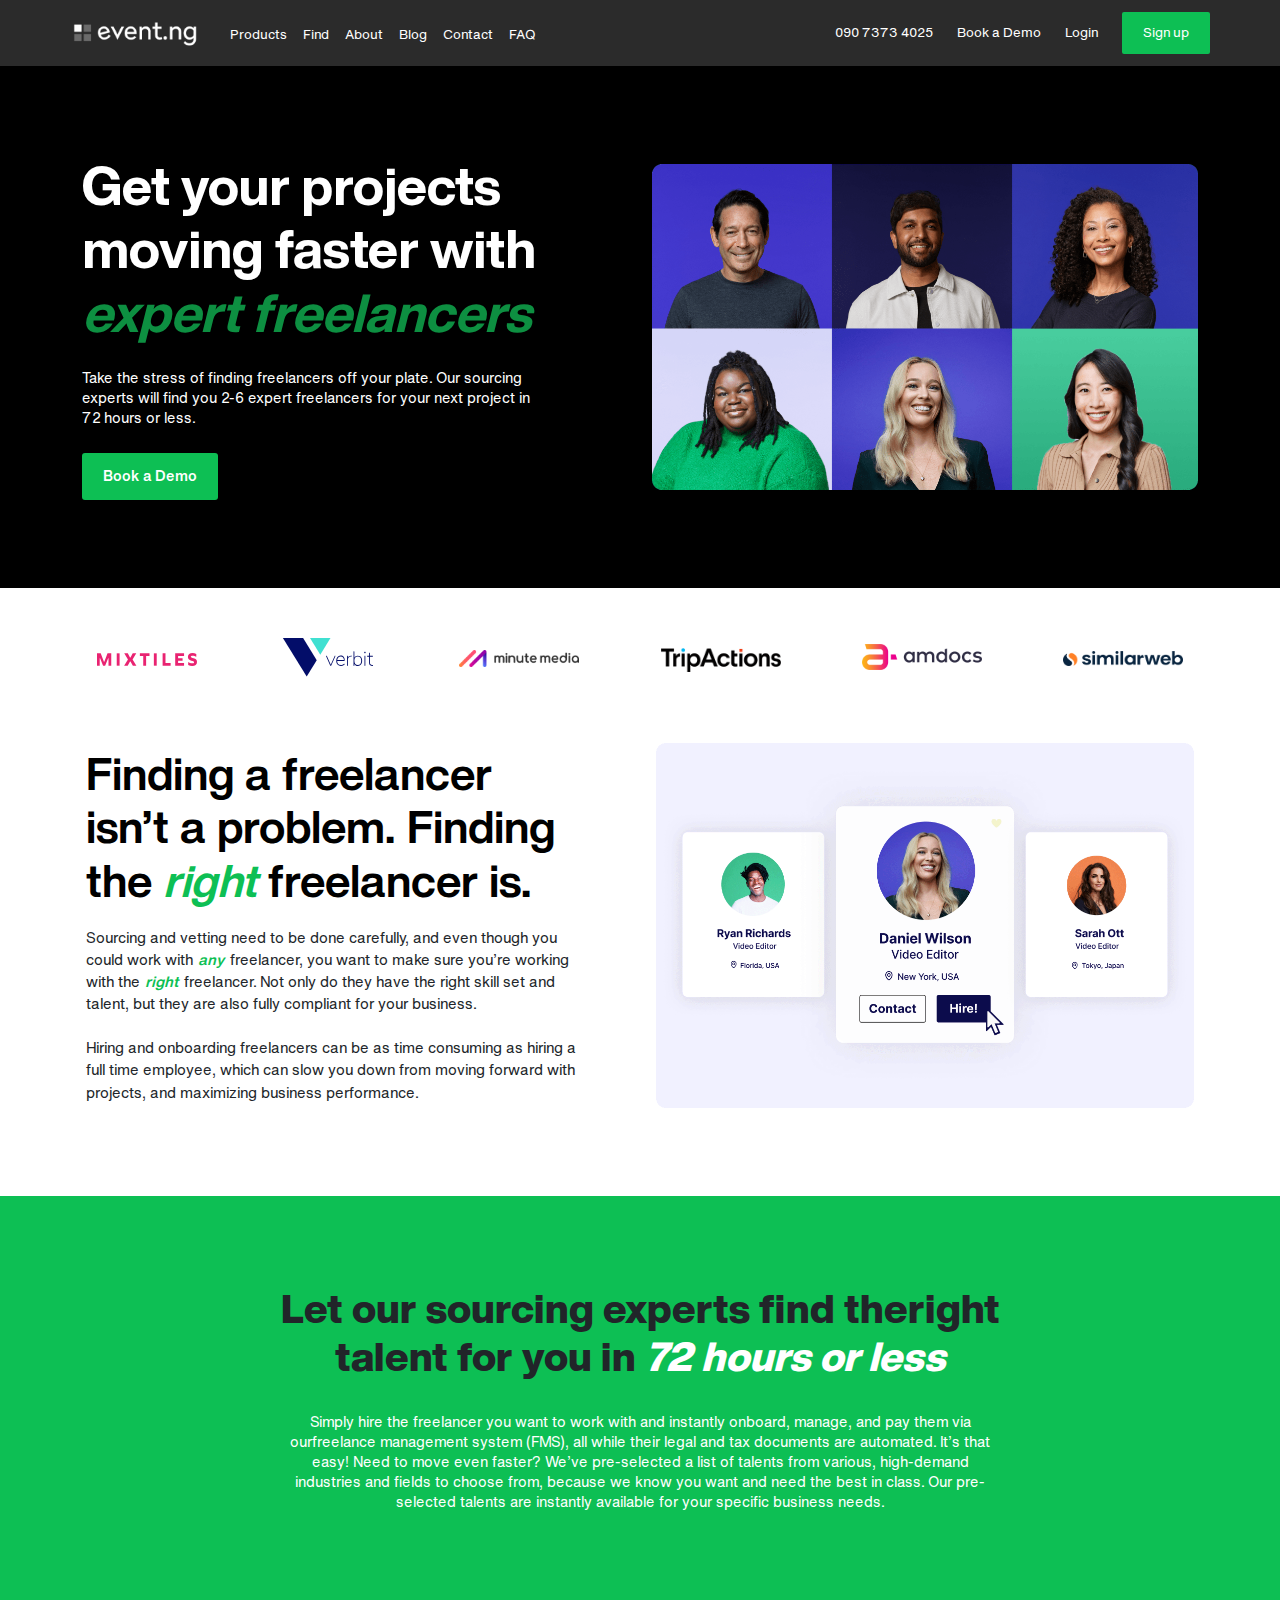
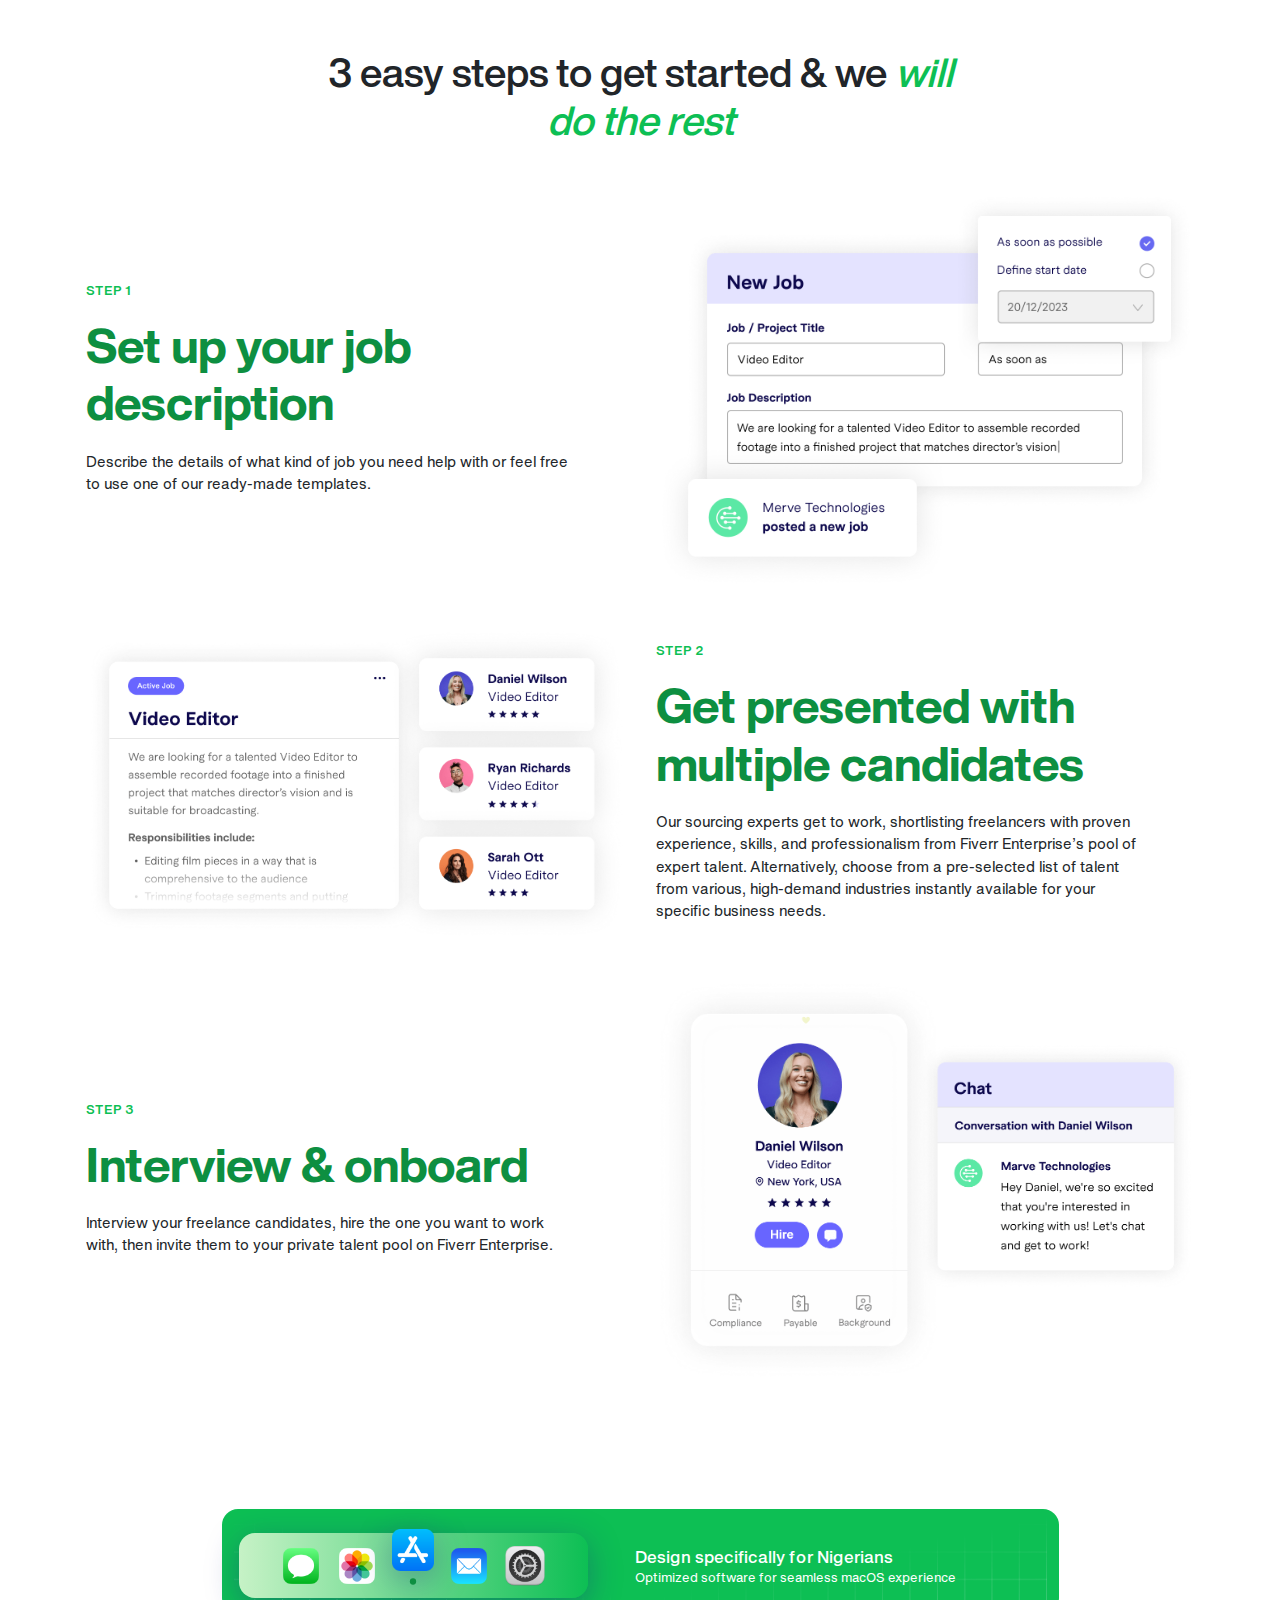
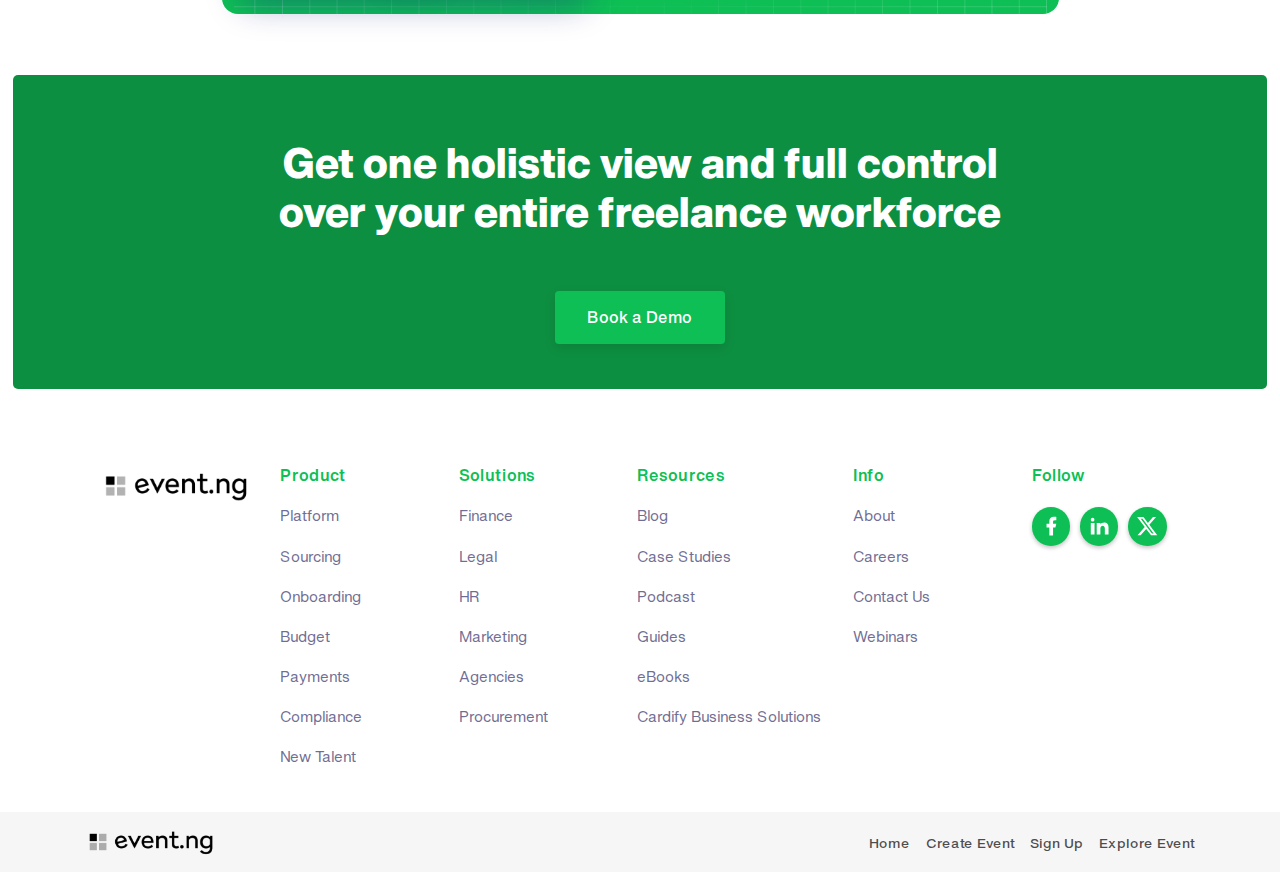
<file: find_new_talent.html>
<!DOCTYPE html>
<html lang="en">
	<head>
		<meta charset="UTF-8" />
		<meta name="viewport" content="width=device-width, initial-scale=1.0" />
		<link rel="shortcut icon" href="./assets/image/cardify-favicon.png" type="image/x-icon" />
		<link rel="stylesheet" type="text/css" href="./assets/css/bootstrap.min.css" />
		<link rel="stylesheet" type="text/css" href="./assets/image/slick.css" />
		<link rel="stylesheet" type="text/css" href="./assets/css/header.css" />
		<link rel="stylesheet" type="text/css" href="./assets/css/footer.css" />
		<link rel="stylesheet" type="text/css" href="./assets/css/new_talent.css" />
		<title>Event NG - Home</title>
	</head>
	<body>
		<!-- header @::start -->
		<header class="index">
			<div class="container-lg d-flex align-items-center h-100 p-0">
				<div class="row col-12 align-items-center justify-content-between m-0">
					<div class="col-5 col-md-6 p-0 d-flex align-items-center gap-3 gap-md-4">
						<button
							class="v-mobile-menu d-lg-none"
							type="button"
							data-bs-toggle="offcanvas"
							data-bs-target="#offcanvasExample"
							aria-controls="offcanvasExample">
							<svg xmlns="http://www.w3.org/2000/svg" width="24" height="24" viewBox="0 0 24 24">
								<g id="evaMenuFill0">
									<g id="evaMenuFill1">
										<g id="evaMenuFill2" fill="currentColor">
											<rect width="18" height="2" x="3" y="11" rx=".95" ry=".95" />
											<rect width="18" height="2" x="3" y="16" rx=".95" ry=".95" />
											<rect width="18" height="2" x="3" y="6" rx=".95" ry=".95" />
										</g>
									</g>
								</g>
							</svg>
						</button>
						<a href="./index.html">
							<div class="v-logo-image">
								<div class="lg-image">
									<img src="./assets/image/Logo Variant White.png" alt="" class="img-fluid" />
								</div>
							</div>
						</a>
						<ul class="d-lg-flex align-items-center v-left-links d-none">
							<li><a href="./see_all_events.html">Products</a></li>
							<li><a href="./search.html">Find</a></li>
							<li><a href="./about.html">About</a></li>
							<li><a href="./find_events.html">Blog</a></li>
							<li><a href="./contact.html">Contact</a></li>
							<li><a href="./find_events.html">FAQ</a></li>
						</ul>
					</div>
					<div class="col-5 col-sm-3 col-xl-5 p-0">
						<div class="d-flex align-items-center justify-content-end gap-2 justify-content-lg-end v-right-links gap-lg-4">
							<a href="./contact.html" class="v-phone" role="button">
								<span class="v-text d-none d-xl-inline"> 090 7373 4025 </span>
								<span class="d-xl-none">
									<svg xmlns="http://www.w3.org/2000/svg" width="24" height="24" viewBox="0 0 24 24">
										<path
											fill="none"
											stroke="currentColor"
											stroke-linecap="round"
											stroke-linejoin="round"
											stroke-width="2"
											d="M5 4h4l2 5l-2.5 1.5a11 11 0 0 0 5 5L15 13l5 2v4a2 2 0 0 1-2 2A16 16 0 0 1 3 6a2 2 0 0 1 2-2" />
									</svg>
								</span>
							</a>
							<a href="./find_new_talent.html" class="v-demo">
								<span class="v-text d-none d-xl-inline">Book a Demo</span>
								<span class="d-xl-none">
									<svg xmlns="http://www.w3.org/2000/svg" width="24" height="24" viewBox="0 0 24 24">
										<path
											fill="none"
											stroke="currentColor"
											stroke-linecap="round"
											stroke-linejoin="round"
											stroke-width="2"
											d="M8 3H6a2 2 0 0 0-2 2v14a2 2 0 0 0 2 2h6M8 3v9l3-3l3 3V3M8 3h6m0 0h4a2 2 0 0 1 2 2v7m-1 4v3m0 3v-3m0 0h3m-3 0h-3" />
									</svg>
								</span>
							</a>
							<a href="" class="v-user" data-bs-toggle="dropdown" aria-expanded="false">
								<span class="v-text d-none d-xl-inline"> Login </span>
								<span class="d-xl-none">
									<svg xmlns="http://www.w3.org/2000/svg" width="24" height="24" viewBox="0 0 24 24">
										<g fill="none" stroke="currentColor" stroke-width="1.5">
											<path stroke-linejoin="round" d="M4 18a4 4 0 0 1 4-4h8a4 4 0 0 1 4 4a2 2 0 0 1-2 2H6a2 2 0 0 1-2-2Z" />
											<circle cx="12" cy="7" r="3" />
										</g>
									</svg>
								</span>
							</a>
							<a href="./search.html" class="v-sign">
								<span class="v-text d-none d-md-inline"> Sign up </span>
								<span class="d-md-none">
									<svg xmlns="http://www.w3.org/2000/svg" width="24" height="24" viewBox="0 0 24 24">
										<g fill="none" stroke="currentColor" stroke-linecap="round" stroke-width="1.5">
											<path stroke-linejoin="round" d="M2.001 11.999h14m0 0l-3.5-3m3.5 3l-3.5 3" />
											<path
												d="M9.002 7c.012-2.175.109-3.353.877-4.121C10.758 2 12.172 2 15 2h1c2.829 0 4.243 0 5.122.879C22 3.757 22 5.172 22 8v8c0 2.828 0 4.243-.878 5.121C20.242 22 18.829 22 16 22h-1c-2.828 0-4.242 0-5.121-.879c-.768-.768-.865-1.946-.877-4.121" />
										</g>
									</svg>
								</span>
							</a>
						</div>
					</div>
				</div>
			</div>
		</header>
		<!-- header @::end -->
		<!-- main @::start -->
		<main>
			<div class="v-hero-top v-nice-padding">
				<div class="container p-0">
					<div class="row col-12 m-0 align-items-center justify-content-center justify-content-md-between">
						<div class="col-lg-6">
							<div class="v-hero-left col-md-11 col-lg-10 d-flex flex-column align-items-center align-items-lg-start text-center text-lg-start">
								<h1 class="v-hero-title">Get your projects moving faster with<i class="v-green"> expert freelancers</i></h1>
								<span class="v-subcontent">
									Take the stress of finding freelancers off your plate. Our sourcing experts will find you 2-6 expert freelancers for your next
									project in 72 hours or less.
								</span>
								<a href="" class="v-cat"> Book a Demo </a>
							</div>
						</div>
						<div class="col-lg-6">
							<div class="v-right col-md-10 mx-auto col-lg-12">
								<div class="v-image-container">
									<img src="./assets/image/hire-new-talent.png" alt="" class="img-fluid" />
								</div>
							</div>
						</div>
					</div>
				</div>
			</div>

			<div class="v-image-row px-5 py-5">
				<li class="v-c-image">
					<img src="./assets/image/mixtiles-logo.svg" alt="" class="img-fluid" />
				</li>
				<li class="v-c-image">
					<img src="./assets/image/verbit-logo_blue.svg" alt="" class="img-fluid" />
				</li>
				<li class="v-c-image">
					<img src="./assets/image/minute-media-color@2x.png" alt="" class="img-fluid" />
				</li>
				<li class="v-c-image">
					<img src="./assets/image/tripactions_logo.png" alt="" class="img-fluid" />
				</li>
				<li class="v-c-image">
					<img src="./assets/image/amdocs-logo.png" alt="" class="img-fluid" />
				</li>
				<li class="v-c-image">
					<img src="./assets/image/similarweb.png" alt="" class="img-fluid" />
				</li>
			</div>
			<div class="container-lg px-md-0 v-nice-padding pt-3">
				<div class="row col-12 flex-column flex-md-row m-0 align-items-center justify-content-between">
					<div class="col-sm-10 mx-auto col-md-6 p-0 px-md-3">
						<div class="v-content v-variant col-lg-11">
							<h1 class="v-title">Finding a freelancer isn’t a problem. Finding the <i class="v-green">right</i> freelancer is.</h1>
							<span class="v-subcontent">
								Sourcing and vetting need to be done carefully, and even though you could work with <i class="v-green"> any </i> freelancer, you want
								to make sure you’re working with the <i class="v-green">right</i> freelancer. Not only do they have the right skill set and talent,
								but they are also fully compliant for your business.

								<br /><br />
								Hiring and onboarding freelancers can be as time consuming as hiring a full time employee, which can slow you down from moving forward
								with projects, and maximizing business performance.
							</span>
						</div>
					</div>
					<div class="col-md-6 p-0 px-md-3">
						<div class="v-image-container">
							<img src="./assets/image/hire.png" alt="" class="img-fluid" />
						</div>
					</div>
				</div>
			</div>
			<div class="v-sec v-nice-padding">
				<div class="v-sec-inner container col-md-10 col-lg-7 mx-auto text-center">
					<div class="v-container-title">
						<h1 class="v-title">Let our sourcing experts find theright talent for you in <i>72 hours or less</i></h1>
					</div>
					<div>
						<span class="v-subcontent">
							Simply hire the freelancer you want to work with and instantly onboard, manage, and pay them via ourfreelance management system (FMS),
							all while their legal and tax documents are automated. It’s that easy! Need to move even faster? We’ve pre-selected a list of talents
							from various, high-demand industries and fields to choose from, because we know you want and need the best in class. Our pre-selected
							talents are instantly available for your specific business needs.
						</span>
					</div>
				</div>
			</div>
			<div class="container-lg p-md-0">
				<div class="v-20u2tsd">
					<div class="v-20u2tsd-container-title col-md-8 col-lg-7 mx-auto text-center">
						<h1 class="v-title">3 easy steps to get started & we <i class="v-green">will do the rest</i></h1>
					</div>
					<div class="v-parent-c">
						<div>
							<div class="row col-12 flex-column flex-md-row m-0 align-items-center justify-content-between">
								<div class="col-sm-10 mx-auto col-md-6 p-0 px-md-3">
									<div class="v-content col-lg-11">
										<span class="v-pre">Step 1</span>
										<h1 class="v-title">Set up your job description</h1>
										<span class="v-subcontent">
											Describe the details of what kind of job you need help with or feel free to use one of our ready-made templates.
										</span>
									</div>
								</div>
								<div class="col-md-6 p-0 px-md-3">
									<div class="v-image-container">
										<img src="./assets/image/job-description.png" alt="" class="img-fluid" />
									</div>
								</div>
							</div>
						</div>
						<div>
							<div class="row col-12 flex-column-reverse flex-md-row m-0 align-items-center justify-content-between">
								<div class="col-md-6 p-0 px-md-3">
									<div class="v-image-container">
										<img src="./assets/image/video-editor.png" alt="" class="img-fluid" />
									</div>
								</div>
								<div class="col-sm-10 mx-auto col-md-6 p-0 px-md-3">
									<div class="v-content col-lg-11">
										<span class="v-pre">Step 2</span>
										<h1 class="v-title">Get presented with multiple candidates</h1>
										<span class="v-subcontent">
											Our sourcing experts get to work, shortlisting freelancers with proven experience, skills, and professionalism from Fiverr
											Enterprise’s pool of expert talent. Alternatively, choose from a pre-selected list of talent from various, high-demand
											industries instantly available for your specific business needs.
										</span>
									</div>
								</div>
							</div>
						</div>
						<div>
							<div class="row col-12 flex-column flex-md-row m-0 align-items-center justify-content-between">
								<div class="col-sm-10 mx-auto col-md-6 p-0 px-md-3">
									<div class="v-content col-lg-11">
										<span class="v-pre">Step 3</span>
										<h1 class="v-title">Interview & onboard</h1>
										<span class="v-subcontent">
											Interview your freelance candidates, hire the one you want to work with, then invite them to your private talent pool on Fiverr
											Enterprise.
										</span>
									</div>
								</div>
								<div class="col-md-6 p-0 px-md-3">
									<div class="v-image-container">
										<img src="./assets/image/interview-freelancers.png" alt="" class="img-fluid" />
									</div>
								</div>
							</div>
						</div>
					</div>
				</div>
			</div>
			<div class="container-lg">
				<div class="v-nxt-jumbo">
					<div class="row col-12 mx-auto my-5 col-lg-9 m-0 align-items-center justify-content-around">
						<div class="position-absolute">
							<img src="./assets/image/Patterns.png" alt="" class="img-fluid" />
						</div>
						<div class="v-ios-icons col-10 col-md-5">
							<div class="v-each-ios-icon">
								<img src="./assets/image/apple_message_icon.png" alt="" class="img-fluid" />
							</div>
							<div class="v-each-ios-icon">
								<img src="./assets/image/2697654_apple_photos.png" alt="" class="img-fluid" />
							</div>
							<div class="v-each-ios-icon">
								<img src="./assets/image/apple_app-store_icon.png" alt="" class="img-fluid" />
							</div>
							<div class="v-each-ios-icon">
								<img src="./assets/image/apple_mail_app_icon.png" alt="" class="img-fluid" />
							</div>
							<div class="v-each-ios-icon">
								<img src="./assets/image/apple_settings_icon.png" alt="" class="img-fluid" />
							</div>
						</div>
						<div class="v-text-content col-md-6 text-center text-md-start">
							<h6 class="v-title">Design specifically for Nigerians</h6>
							<span class="v-subtext"> Optimized software for seamless macOS experience </span>
						</div>
					</div>
				</div>
			</div>

			<!-- pre-footer @::start -->
			<div class="v-pre-footer">
				<div class="v-board">
					<div class="container p-0">
						<div class="col-md-9 col-lg-8 mx-auto text-center py-5">
							<h1 class="v-board-title">Get one holistic view and full control over your entire freelance workforce</h1>
							<div class="mt-5 pt-4">
								<a href="" class="v-cat v-variant">Book a Demo</a>
							</div>
						</div>
					</div>
				</div>
			</div>
			<!-- pre-footer @::start -->
		</main>
		<!-- main @::end -->
		<!-- footer @::start -->
		<footer>
			<div class="container-lg p-0">
				<div class="footer-inner">
					<div class="row col-12 align-items-start m-0 px-3">
						<div class="col-md col-6 p-0 d-none d-lg-inline">
							<div class="col-inner">
								<a href="">
									<div class="v-image-logo">
										<img src="./assets/image/Event Logo Variant.png" alt="" class="img-fluid" />
									</div>
								</a>
							</div>
						</div>
						<div class="col-md col-6 p-0">
							<div class="col-inner">
								<h6 class="v-each-col-title">Product</h6>
								<ul>
									<li><a href="./about.html">Platform</a></li>
									<li><a href="./contact.html">Sourcing</a></li>
									<li><a href="./find_events.html">Onboarding</a></li>
									<li><a href="./find_new_talent.html">Budget</a></li>
									<li><a href="./find_events.html">Payments</a></li>
									<li><a href="./see_all_events.html">Compliance</a></li>
									<li><a href="./find_new_talent.html">New Talent</a></li>
								</ul>
							</div>
						</div>
						<div class="col-md col-6 p-0">
							<div class="col-inner">
								<h6 class="v-each-col-title">Solutions</h6>
								<ul>
									<li><a href="./about.html">Finance</a></li>
									<li><a href="./contact.html">Legal</a></li>
									<li><a href="./find_events.html">HR</a></li>
									<li><a href="./find_new_talent.html">Marketing</a></li>
									<li><a href="./search.html">Agencies</a></li>
									<li><a href="./see_all_events.html">Procurement</a></li>
								</ul>
							</div>
						</div>
						<div class="col-md col-6 p-0">
							<div class="col-inner">
								<h6 class="v-each-col-title">Resources</h6>
								<ul>
									<li><a href="./about.html">Blog</a></li>
									<li><a href="./contact.html">Case Studies</a></li>
									<li><a href="./find_events.html">Podcast</a></li>
									<li><a href="./search.html">Guides</a></li>
									<li><a href="./see_all_events.html">eBooks</a></li>
									<li><a href="./search_results.html">Cardify Business Solutions</a></li>
								</ul>
							</div>
						</div>
						<div class="col-md col-6 p-0">
							<div class="col-inner">
								<h6 class="v-each-col-title">Info</h6>
								<ul>
									<li><a href="./about.html">About</a></li>
									<li><a href="./find_events.html">Careers</a></li>
									<li><a href="./contact.html">Contact Us</a></li>
									<li><a href="./search_results.html">Webinars</a></li>
								</ul>
							</div>
						</div>
						<div class="col-md col-6 p-0">
							<div class="col-inner">
								<h6 class="v-each-col-title">Follow</h6>
								<ul>
									<li>
										<a href="">
											<svg xmlns="http://www.w3.org/2000/svg" width="24" height="24" viewBox="0 0 24 24">
												<path
													fill="currentColor"
													d="M14 13.5h2.5l1-4H14v-2c0-1.03 0-2 2-2h1.5V2.14c-.326-.043-1.557-.14-2.857-.14C11.928 2 10 3.657 10 6.7v2.8H7v4h3V22h4v-8.5Z" />
											</svg>
										</a>
									</li>
									<li>
										<a href="">
											<svg xmlns="http://www.w3.org/2000/svg" width="24" height="24" viewBox="0 0 24 24">
												<path
													fill="currentColor"
													d="M6.94 5a2 2 0 1 1-4-.002a2 2 0 0 1 4 .002ZM7 8.48H3V21h4V8.48Zm6.32 0H9.34V21h3.94v-6.57c0-3.66 4.77-4 4.77 0V21H22v-7.93c0-6.17-7.06-5.94-8.72-2.91l.04-1.68Z" />
											</svg>
										</a>
									</li>
									<li>
										<a href="">
											<svg xmlns="http://www.w3.org/2000/svg" width="24" height="24" viewBox="0 0 24 24">
												<path
													fill="currentColor"
													d="M18.205 2.25h3.308l-7.227 8.26l8.502 11.24H16.13l-5.214-6.817L4.95 21.75H1.64l7.73-8.835L1.215 2.25H8.04l4.713 6.231l5.45-6.231Zm-1.161 17.52h1.833L7.045 4.126H5.078L17.044 19.77Z" />
											</svg>
										</a>
									</li>
								</ul>
							</div>
						</div>
					</div>
				</div>
			</div>
			<div class="v-post-footer">
				<div class="container px-3">
					<div class="d-flex align-items-center justify-content-between flex-wrap gap-3">
						<a href="">
							<div class="v-logo-image">
								<div class="lg-image">
									<img src="./assets/image/Event Logo Variant.png" alt="" class="img-fluid" />
								</div>
							</div>
						</a>
						<ul class="d-flex align-items-center gap-3 flex-wrap v-links">
							<li><a href="/">Home</a></li>
							<li><a href="">Create Event</a></li>
							<li><a href="">Sign Up</a></li>
							<li><a href="">Explore Event</a></li>
						</ul>
					</div>
				</div>
			</div>
		</footer>
		<!-- footer @::end -->

		<!-- offcanvas @::start -->
		<div class="offcanvas offcanvas-start" tabindex="-1" id="offcanvasExample" aria-labelledby="offcanvasExampleLabel">
			<div class="offcanvas-header">
				<a href="">
					<div class="v-logo">
						<img src="./assets/image/Event Logo Variant.png" alt="" class="img-fluid" />
					</div>
				</a>
				<button type="button" class="btn-close" data-bs-dismiss="offcanvas" aria-label="Close"></button>
			</div>
			<div class="offcanvas-body">
				<ul class="top-links links">
					<li>
						<a href="" class="v-nav-link">
							<svg xmlns="http://www.w3.org/2000/svg" width="2048" height="2048" viewBox="0 0 2048 2048">
								<path
									fill="currentColor"
									d="m1344 2l704 352v785l-128-64V497l-512 256v258l-128 64V753L768 497v227l-128-64V354L1344 2zm0 640l177-89l-463-265l-211 106l497 248zm315-157l182-91l-497-249l-149 75l464 265zm-507 654l-128 64v-1l-384 192v455l384-193v144l-448 224L0 1735v-676l576-288l576 288v80zm-640 710v-455l-384-192v454l384 193zm64-566l369-184l-369-185l-369 185l369 184zm576-1l448-224l448 224v527l-448 224l-448-224v-527zm384 576v-305l-256-128v305l256 128zm384-128v-305l-256 128v305l256-128zm-320-288l241-121l-241-120l-241 120l241 121z" />
							</svg>
							<span class="v-text">Products</span>
						</a>
					</li>
					<li>
						<a href="" class="v-nav-link">
							<svg xmlns="http://www.w3.org/2000/svg" width="16" height="16" viewBox="0 0 16 16">
								<path
									fill="currentColor"
									d="M10.077.379a3 3 0 0 0-2.154 0L2.962 2.287A1.5 1.5 0 0 0 2 3.687v2.57a4.479 4.479 0 0 1 1-.23V3.973L8.5 6.33v7.049l.442.442a3 3 0 0 0 1.135-.2l4.962-1.908a1.5 1.5 0 0 0 .961-1.4V3.687a1.5 1.5 0 0 0-.961-1.4L10.077.379Zm-1.795.933a2 2 0 0 1 1.436 0l4.718 1.815l-1.947.834l-5.591-2.116l1.384-.533ZM9.5 6.33L15 3.973v6.34a.5.5 0 0 1-.32.467l-4.962 1.908a1.905 1.905 0 0 1-.218.07V6.33ZM9 5.456l-5.436-2.33l1.933-.743l5.667 2.146L9 5.456ZM3.5 14c.786 0 1.512-.26 2.096-.697l2.55 2.55a.5.5 0 1 0 .708-.707l-2.55-2.55A3.5 3.5 0 1 0 3.5 14Zm0-1a2.5 2.5 0 1 1 0-5a2.5 2.5 0 0 1 0 5Z" />
							</svg>
							<span class="v-text">Find</span>
						</a>
					</li>
					<li>
						<a href="./about.html" class="v-nav-link">
							<svg xmlns="http://www.w3.org/2000/svg" width="256" height="256" viewBox="0 0 256 256">
								<path
									fill="currentColor"
									d="M140 180a12 12 0 1 1-12-12a12 12 0 0 1 12 12ZM128 72c-22.06 0-40 16.15-40 36v4a8 8 0 0 0 16 0v-4c0-11 10.77-20 24-20s24 9 24 20s-10.77 20-24 20a8 8 0 0 0-8 8v8a8 8 0 0 0 16 0v-.72c18.24-3.35 32-17.9 32-35.28c0-19.85-17.94-36-40-36Zm104 56A104 104 0 1 1 128 24a104.11 104.11 0 0 1 104 104Zm-16 0a88 88 0 1 0-88 88a88.1 88.1 0 0 0 88-88Z" />
							</svg>
							<span class="v-text">About</span>
						</a>
					</li>
					<li>
						<a href="" class="v-nav-link">
							<svg xmlns="http://www.w3.org/2000/svg" width="32" height="32" viewBox="0 0 32 32">
								<path
									fill="currentColor"
									d="M4 24h10v2H4zm0-6h10v2H4zm22-4H6a2 2 0 0 1-2-2V6a2 2 0 0 1 2-2h20a2 2 0 0 1 2 2v6a2 2 0 0 1-2 2zM6 6v6h20V6zm20 22h-6a2 2 0 0 1-2-2v-6a2 2 0 0 1 2-2h6a2 2 0 0 1 2 2v6a2 2 0 0 1-2 2zm-6-8v6h6v-6z" />
							</svg>
							<span class="v-text"> Blog </span>
						</a>
					</li>
					<li>
						<a href="./contact.html" class="v-nav-link">
							<svg xmlns="http://www.w3.org/2000/svg" width="15" height="15" viewBox="0 0 15 15">
								<path
									fill="currentColor"
									d="M2 12.5v.5h1v-.5H2Zm5 0v.5h1v-.5H7Zm-4 0V12H2v.5h1Zm4-.5v.5h1V12H7Zm-2-2a2 2 0 0 1 2 2h1a3 3 0 0 0-3-3v1Zm-2 2a2 2 0 0 1 2-2V9a3 3 0 0 0-3 3h1Zm2-8a2 2 0 0 0-2 2h1a1 1 0 0 1 1-1V4Zm2 2a2 2 0 0 0-2-2v1a1 1 0 0 1 1 1h1ZM5 8a2 2 0 0 0 2-2H6a1 1 0 0 1-1 1v1Zm0-1a1 1 0 0 1-1-1H3a2 2 0 0 0 2 2V7ZM1.5 3h12V2h-12v1Zm12.5.5v8h1v-8h-1Zm-.5 8.5h-12v1h12v-1ZM1 11.5v-8H0v8h1Zm.5.5a.5.5 0 0 1-.5-.5H0A1.5 1.5 0 0 0 1.5 13v-1Zm12.5-.5a.5.5 0 0 1-.5.5v1a1.5 1.5 0 0 0 1.5-1.5h-1ZM13.5 3a.5.5 0 0 1 .5.5h1A1.5 1.5 0 0 0 13.5 2v1Zm-12-1A1.5 1.5 0 0 0 0 3.5h1a.5.5 0 0 1 .5-.5V2ZM9 6h3V5H9v1Zm0 3h3V8H9v1Zm-9 6h15v-1H0v1ZM3 0v2.5h1V0H3Zm8 0v2.5h1V0h-1Z" />
							</svg>
							<span class="v-text">Contact</span>
						</a>
					</li>
					<li>
						<a href="" class="v-nav-link">
							<svg xmlns="http://www.w3.org/2000/svg" width="24" height="24" viewBox="0 0 24 24">
								<path
									fill="currentColor"
									d="M12 2c5.523 0 10 4.477 10 10s-4.477 10-10 10a9.96 9.96 0 0 1-4.587-1.112l-3.826 1.067a1.25 1.25 0 0 1-1.54-1.54l1.068-3.823A9.96 9.96 0 0 1 2 12C2 6.477 6.477 2 12 2Zm0 1.5A8.5 8.5 0 0 0 3.5 12c0 1.47.373 2.883 1.073 4.137l.15.27l-1.112 3.984l3.987-1.112l.27.15A8.5 8.5 0 1 0 12 3.5Zm0 12a1 1 0 1 1 0 2a1 1 0 0 1 0-2Zm0-8.75a2.75 2.75 0 0 1 2.75 2.75c0 1.01-.297 1.574-1.051 2.359l-.169.171c-.622.622-.78.886-.78 1.47a.75.75 0 0 1-1.5 0c0-1.01.297-1.574 1.051-2.359l.169-.171c.622-.622.78-.886.78-1.47a1.25 1.25 0 0 0-2.493-.128l-.007.128a.75.75 0 0 1-1.5 0A2.75 2.75 0 0 1 12 6.75Z" />
							</svg>
							<span class="v-text">FAQ</span>
						</a>
					</li>
				</ul>
				<ul class="bottom-links links">
					<li>
						<a href="" class="v-nav-link">
							<svg xmlns="http://www.w3.org/2000/svg" width="512" height="512" viewBox="0 0 512 512">
								<path
									fill="currentColor"
									d="M101.667 400H464V16H100.667A60.863 60.863 0 0 0 40 76.667V430.25h.011c0 .151-.011.3-.011.453c0 35.4 27.782 65.3 60.667 65.3H464V464H100.667C85.664 464 72 448.129 72 430.7c0-16.64 13.585-30.7 29.667-30.7ZM360 48.333v172.816l-48.4-42.49L264 220.9V48.333ZM232 48v216h31.641l48.075-42.659L360.305 264H392V48h40v320H136.08L136 48Zm-131.333 0H104l.076 320h-2.413A59.793 59.793 0 0 0 72 375.883V76.917A28.825 28.825 0 0 1 100.667 48Z" />
							</svg>
							<span class="v-text">Book a demo</span>
						</a>
					</li>
					<li>
						<a href="" class="v-nav-link v-auth">
							<svg xmlns="http://www.w3.org/2000/svg" width="24" height="24" viewBox="0 0 24 24">
								<g fill="none" stroke="currentColor" stroke-linecap="round" stroke-width="1.5">
									<path stroke-linejoin="round" d="M2.001 11.999h14m0 0l-3.5-3m3.5 3l-3.5 3" />
									<path
										d="M9.002 7c.012-2.175.109-3.353.877-4.121C10.758 2 12.172 2 15 2h1c2.829 0 4.243 0 5.122.879C22 3.757 22 5.172 22 8v8c0 2.828 0 4.243-.878 5.121C20.242 22 18.829 22 16 22h-1c-2.828 0-4.242 0-5.121-.879c-.768-.768-.865-1.946-.877-4.121" />
								</g>
							</svg>
							<span class="v-text">Login</span>
						</a>
					</li>
					<li>
						<a href="" class="v-nav-link v-auth">
							<svg xmlns="http://www.w3.org/2000/svg" width="24" height="24" viewBox="0 0 24 24">
								<g fill="none" fill-rule="evenodd">
									<path
										d="M24 0v24H0V0h24ZM12.593 23.258l-.011.002l-.071.035l-.02.004l-.014-.004l-.071-.035c-.01-.004-.019-.001-.024.005l-.004.01l-.017.428l.005.02l.01.013l.104.074l.015.004l.012-.004l.104-.074l.012-.016l.004-.017l-.017-.427c-.002-.01-.009-.017-.017-.018Zm.265-.113l-.013.002l-.185.093l-.01.01l-.003.011l.018.43l.005.012l.008.007l.201.093c.012.004.023 0 .029-.008l.004-.014l-.034-.614c-.003-.012-.01-.02-.02-.022Zm-.715.002a.023.023 0 0 0-.027.006l-.006.014l-.034.614c0 .012.007.02.017.024l.015-.002l.201-.093l.01-.008l.004-.011l.017-.43l-.003-.012l-.01-.01l-.184-.092Z" />
									<path
										fill="currentColor"
										d="M16 14a5 5 0 0 1 5 5v2a1 1 0 1 1-2 0v-2a3 3 0 0 0-3-3H8a3 3 0 0 0-3 3v2a1 1 0 1 1-2 0v-2a5 5 0 0 1 5-5h8Zm4-6a1 1 0 0 1 1 1v1h1a1 1 0 1 1 0 2h-1v1a1 1 0 1 1-2 0v-1h-1a1 1 0 1 1 0-2h1V9a1 1 0 0 1 1-1Zm-8-6a5 5 0 1 1 0 10a5 5 0 0 1 0-10Zm0 2a3 3 0 1 0 0 6a3 3 0 0 0 0-6Z" />
								</g>
							</svg>
							<span class="v-text"> Sign up</span>
						</a>
					</li>
				</ul>
			</div>
		</div>
		<!-- offcanvas @::end -->

		<script src="./assets/js/bootstrap.bundle.min.js"></script>
	</body>
</html>
</file>
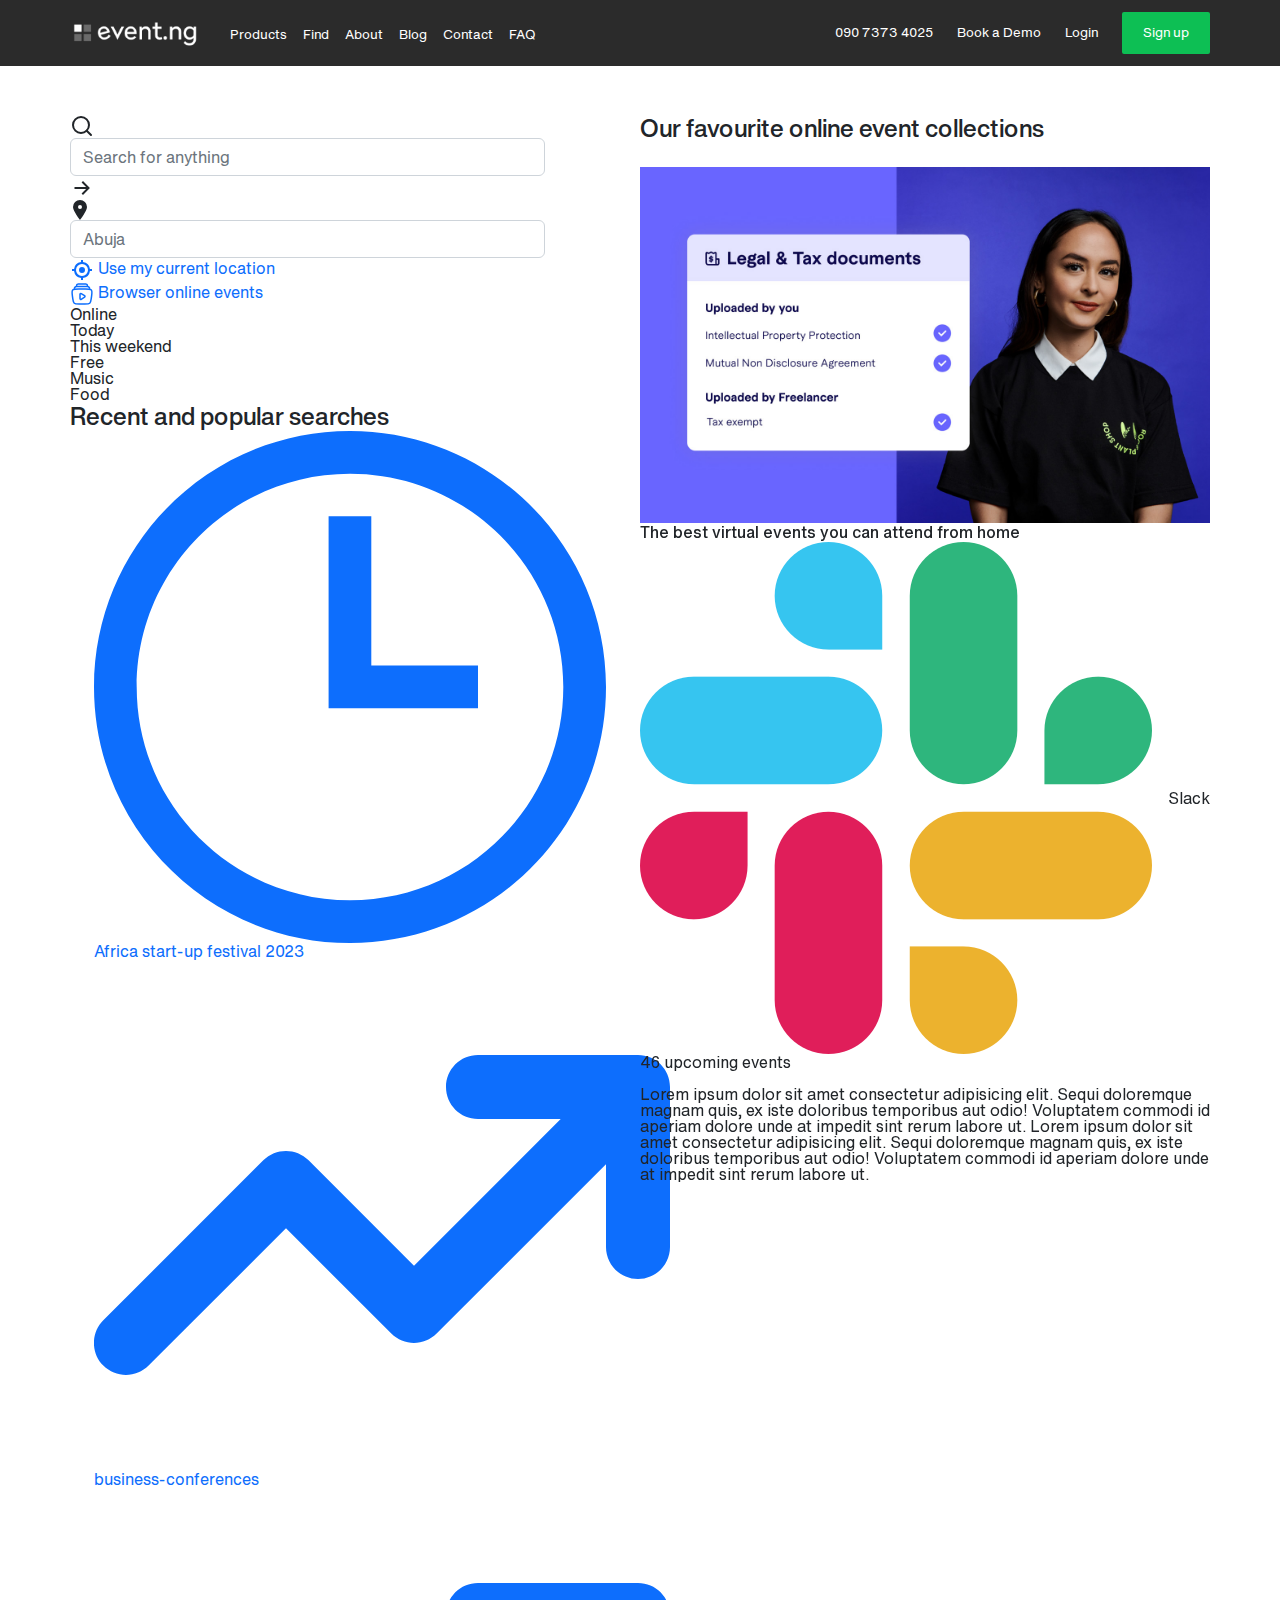
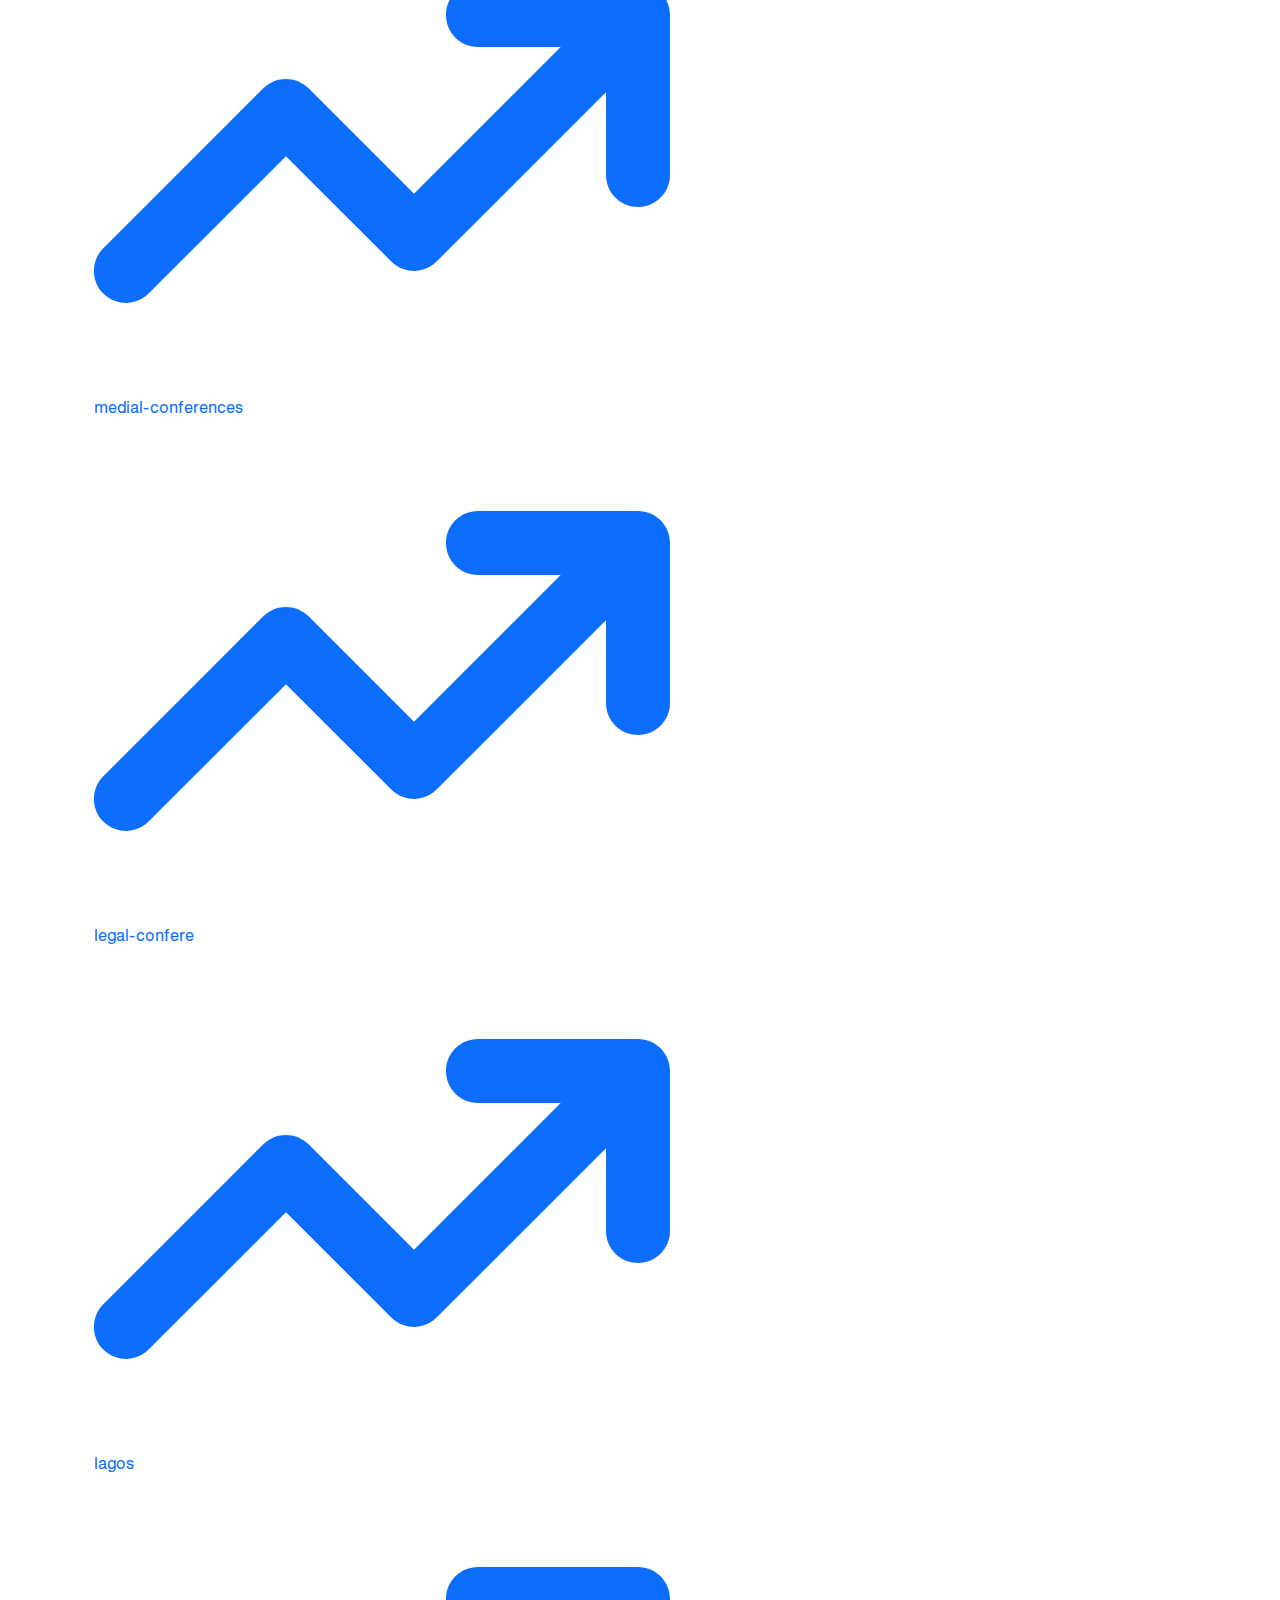
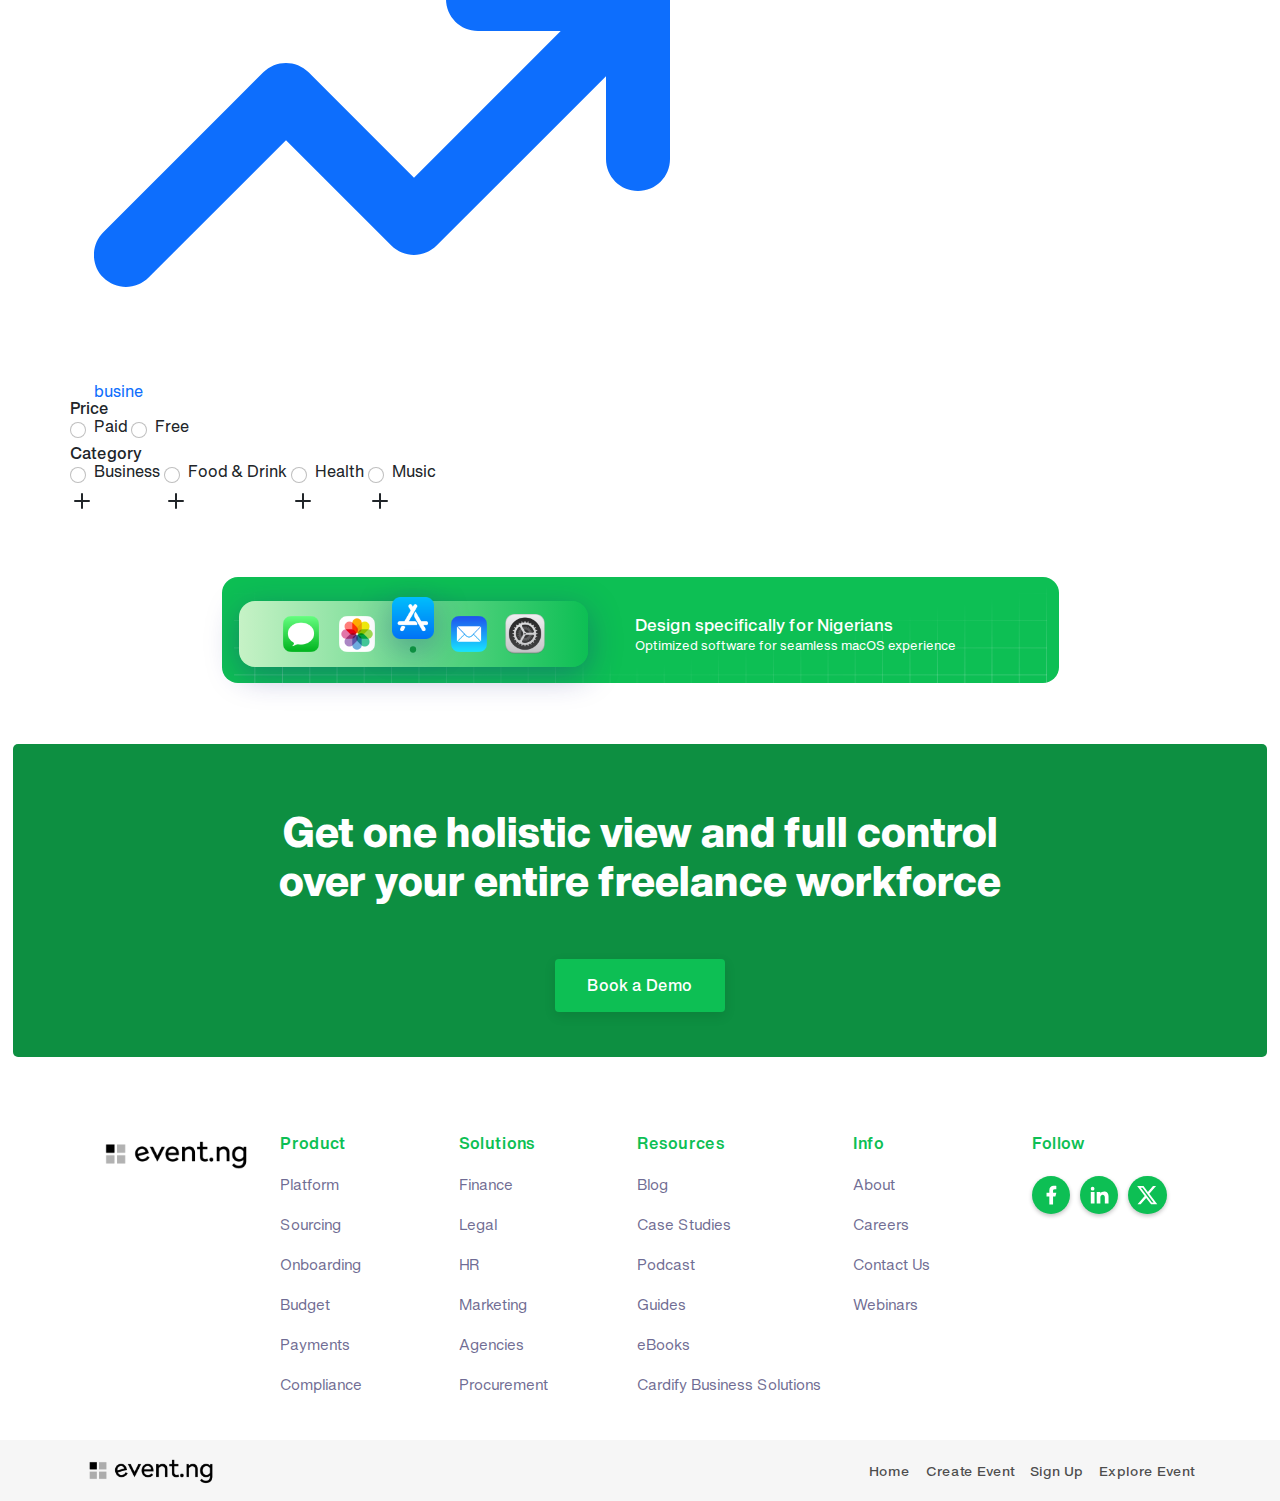
<file: search.html>
<!DOCTYPE html>
<html lang="en">
	<head>
		<meta charset="UTF-8" />
		<meta name="viewport" content="width=device-width, initial-scale=1.0" />
		<link rel="shortcut icon" href="./assets/image/cardify-favicon.png" type="image/x-icon" />
		<link rel="stylesheet" type="text/css" href="./assets/css/bootstrap.min.css" />
		<link rel="stylesheet" type="text/css" href="./assets/image/slick.css" />
		<link rel="stylesheet" type="text/css" href="./assets/css/header.css" />
		<link rel="stylesheet" type="text/css" href="./assets/css/index.css" />
		<link rel="stylesheet" type="text/css" href="./assets/css/footer.css" />
		<title>Event NG - Home</title>
	</head>
	<body>
		<!-- header @::start -->
		<header class="index">
			<div class="container-lg d-flex align-items-center h-100 p-0">
				<div class="row col-12 align-items-center justify-content-between m-0">
					<div class="col-5 col-md-6 p-0 d-flex align-items-center gap-3 gap-md-4">
						<button
							class="v-mobile-menu d-lg-none"
							type="button"
							data-bs-toggle="offcanvas"
							data-bs-target="#offcanvasExample"
							aria-controls="offcanvasExample">
							<svg xmlns="http://www.w3.org/2000/svg" width="24" height="24" viewBox="0 0 24 24">
								<g id="evaMenuFill0">
									<g id="evaMenuFill1">
										<g id="evaMenuFill2" fill="currentColor">
											<rect width="18" height="2" x="3" y="11" rx=".95" ry=".95" />
											<rect width="18" height="2" x="3" y="16" rx=".95" ry=".95" />
											<rect width="18" height="2" x="3" y="6" rx=".95" ry=".95" />
										</g>
									</g>
								</g>
							</svg>
						</button>
						<a href="">
							<div class="v-logo-image">
								<div class="lg-image">
									<img src="./assets/image/Logo Variant White.png" alt="" class="img-fluid" />
								</div>
							</div>
						</a>
						<ul class="d-lg-flex align-items-center v-left-links d-none">
							<li><a href="">Products</a></li>
							<li><a href="">Find</a></li>
							<li><a href="./about.html">About</a></li>
							<li><a href="">Blog</a></li>
							<li><a href="./contact.html">Contact</a></li>
							<li><a href="">FAQ</a></li>
						</ul>
					</div>
					<div class="col-5 col-sm-3 col-xl-5 p-0">
						<div class="d-flex align-items-center justify-content-end gap-2 justify-content-lg-end v-right-links gap-lg-4">
							<a class="v-phone" role="button">
								<span class="v-text d-none d-xl-inline"> 090 7373 4025 </span>
								<span class="d-xl-none">
									<svg xmlns="http://www.w3.org/2000/svg" width="24" height="24" viewBox="0 0 24 24">
										<path
											fill="none"
											stroke="currentColor"
											stroke-linecap="round"
											stroke-linejoin="round"
											stroke-width="2"
											d="M5 4h4l2 5l-2.5 1.5a11 11 0 0 0 5 5L15 13l5 2v4a2 2 0 0 1-2 2A16 16 0 0 1 3 6a2 2 0 0 1 2-2" />
									</svg>
								</span>
							</a>
							<a href="" class="v-demo">
								<span class="v-text d-none d-xl-inline">Book a Demo</span>
								<span class="d-xl-none">
									<svg xmlns="http://www.w3.org/2000/svg" width="24" height="24" viewBox="0 0 24 24">
										<path
											fill="none"
											stroke="currentColor"
											stroke-linecap="round"
											stroke-linejoin="round"
											stroke-width="2"
											d="M8 3H6a2 2 0 0 0-2 2v14a2 2 0 0 0 2 2h6M8 3v9l3-3l3 3V3M8 3h6m0 0h4a2 2 0 0 1 2 2v7m-1 4v3m0 3v-3m0 0h3m-3 0h-3" />
									</svg>
								</span>
							</a>
							<a href="" class="v-user" data-bs-toggle="dropdown" aria-expanded="false">
								<span class="v-text d-none d-xl-inline"> Login </span>
								<span class="d-xl-none">
									<svg xmlns="http://www.w3.org/2000/svg" width="24" height="24" viewBox="0 0 24 24">
										<g fill="none" stroke="currentColor" stroke-width="1.5">
											<path stroke-linejoin="round" d="M4 18a4 4 0 0 1 4-4h8a4 4 0 0 1 4 4a2 2 0 0 1-2 2H6a2 2 0 0 1-2-2Z" />
											<circle cx="12" cy="7" r="3" />
										</g>
									</svg>
								</span>
							</a>
							<a href="" class="v-sign">
								<span class="v-text d-none d-md-inline"> Sign up </span>
								<span class="d-md-none">
									<svg xmlns="http://www.w3.org/2000/svg" width="24" height="24" viewBox="0 0 24 24">
										<g fill="none" stroke="currentColor" stroke-linecap="round" stroke-width="1.5">
											<path stroke-linejoin="round" d="M2.001 11.999h14m0 0l-3.5-3m3.5 3l-3.5 3" />
											<path
												d="M9.002 7c.012-2.175.109-3.353.877-4.121C10.758 2 12.172 2 15 2h1c2.829 0 4.243 0 5.122.879C22 3.757 22 5.172 22 8v8c0 2.828 0 4.243-.878 5.121C20.242 22 18.829 22 16 22h-1c-2.828 0-4.242 0-5.121-.879c-.768-.768-.865-1.946-.877-4.121" />
										</g>
									</svg>
								</span>
							</a>
						</div>
					</div>
				</div>
			</div>
		</header>
		<!-- header @::end -->
		<!-- main @::start -->
		<main>
			<div class="container-lg p-md-0">
				<section class="v-hero pt-5 pb-3">
					<div class="row v-hero-top col-12 m-0 align-items-start">
						<div class="row col-12 m-0 align-items-start justify-content-center justify-content-lg-between p-0 px-sm-2 px-md-3 px-lg-0 v-149qf">
							<div class="col-lg-5 p-0">
								<div class="v-search-page-content">
									<!-- content 1 #::start -->
									<div class="v-content">
										<form action="" class="v-location-form">
											<div class="v-element">
												<svg xmlns="http://www.w3.org/2000/svg" width="24" height="24" viewBox="0 0 24 24">
													<g fill="none" stroke="currentColor" stroke-linecap="round" stroke-linejoin="round" stroke-width="2">
														<circle cx="11" cy="11" r="8" />
														<path d="m21 21l-4.3-4.3" />
													</g>
												</svg>
												<div class="form-input">
													<input type="search" class="form-control" placeholder="Search for anything" />
												</div>
												<button type="submit">
													<svg xmlns="http://www.w3.org/2000/svg" width="24" height="24" viewBox="0 0 24 24">
														<path fill="currentColor" d="M4.5 11h11.586l-4.5-4.5L13 5.086L19.914 12L13 18.914L11.586 17.5l4.5-4.5H4.5v-2Z" />
													</svg>
												</button>
											</div>
										</form>
										<form action="" class="v-location-form">
											<div class="v-element">
												<svg xmlns="http://www.w3.org/2000/svg" width="20" height="20" viewBox="0 0 20 20">
													<path fill="currentColor" d="M10 20S3 10.87 3 7a7 7 0 1 1 14 0c0 3.87-7 13-7 13zm0-11a2 2 0 1 0 0-4a2 2 0 0 0 0 4z" />
												</svg>
												<div class="form-input">
													<input type="search" class="form-control" placeholder="Abuja" />
													<div class="v-dropdown">
														<ul>
															<li>
																<a href="" class="v-dropdown-item">
																	<svg xmlns="http://www.w3.org/2000/svg" width="24" height="24" viewBox="0 0 24 24">
																		<g id="feTarget0" fill="none" fill-rule="evenodd" stroke="none" stroke-width="1">
																			<g id="feTarget1" fill="currentColor" fill-rule="nonzero">
																				<path
																					id="feTarget2"
																					d="M19.938 13A8.004 8.004 0 0 1 13 19.938V22h-2v-2.062A8.004 8.004 0 0 1 4.062 13H2v-2h2.062A8.004 8.004 0 0 1 11 4.062V2h2v2.062A8.004 8.004 0 0 1 19.938 11H22v2h-2.062ZM12 18a6 6 0 1 0 0-12a6 6 0 0 0 0 12Zm0-3a3 3 0 1 0 0-6a3 3 0 0 0 0 6Z" />
																			</g>
																		</g>
																	</svg>
																	<span class="v-text">Use my current location</span>
																</a>
															</li>
															<li>
																<a href="" class="v-dropdown-item">
																	<svg xmlns="http://www.w3.org/2000/svg" width="24" height="24" viewBox="0 0 24 24">
																		<g fill="none" stroke="currentColor" stroke-width="1.5">
																			<path
																				d="M19.562 7a2.132 2.132 0 0 0-2.1-2.5H6.538a2.132 2.132 0 0 0-2.1 2.5M17.5 4.5c.028-.26.043-.389.043-.496a2 2 0 0 0-1.787-1.993C15.65 2 15.52 2 15.26 2H8.74c-.26 0-.391 0-.497.011a2 2 0 0 0-1.787 1.993c0 .107.014.237.043.496m8.082 9.116c.559.346.559 1.242 0 1.588l-3.371 2.09c-.543.337-1.21-.1-1.21-.794v-4.18c0-.693.667-1.13 1.21-.794l3.371 2.09Z" />
																			<path
																				d="M2.384 13.793c-.447-3.164-.67-4.745.278-5.77C3.61 7 5.298 7 8.672 7h6.656c3.374 0 5.062 0 6.01 1.024c.947 1.024.724 2.605.278 5.769l-.422 3c-.35 2.48-.525 3.721-1.422 4.464c-.897.743-2.22.743-4.867.743h-5.81c-2.646 0-3.97 0-4.867-.743c-.897-.743-1.072-1.983-1.422-4.464l-.422-3Z" />
																		</g>
																	</svg>
																	<span class="v-text">Browser online events</span>
																</a>
															</li>
														</ul>
													</div>
												</div>
											</div>
										</form>
										<ul class="v-tabs">
											<li><button type="button" class="v-pill-button active">Online</button></li>
											<li><button type="button" class="v-pill-button">Today</button></li>
											<li><button type="button" class="v-pill-button">This weekend</button></li>
											<li><button type="button" class="v-pill-button">Free</button></li>
											<li><button type="button" class="v-pill-button">Music</button></li>
											<li><button type="button" class="v-pill-button">Food</button></li>
										</ul>
										<div class="v-recent-searches">
											<h4 class="v-title">Recent and popular searches</h4>
											<ul class="v-searches-container px-0 px-md-3 px-lg-4">
												<li>
													<a href="" class="v-current v-search-item">
														<svg xmlns="http://www.w3.org/2000/svg" width="512" height="512" viewBox="0 0 512 512">
															<path
																fill="currentColor"
																d="M256 0C114.6 0 0 114.6 0 256s114.6 256 256 256s256-114.6 256-256S397.4 0 256 0zm0 469.3c-117.8 0-213.3-95.5-213.3-213.3c0-117.8 95.5-213.3 213.3-213.3c117.8 0 213.3 95.5 213.3 213.3c0 117.8-95.5 213.3-213.3 213.3zm21.3-384h-42.7v192H384v-42.7H277.3V85.3z" />
														</svg>
														<span class="v-search-text">Africa start-up festival 2023</span>
													</a>
												</li>
												<li>
													<a href="" class="v-search-item">
														<svg xmlns="http://www.w3.org/2000/svg" width="576" height="512" viewBox="0 0 576 512">
															<path
																fill="currentColor"
																d="M384 160c-17.7 0-32-14.3-32-32s14.3-32 32-32h160c17.7 0 32 14.3 32 32v160c0 17.7-14.3 32-32 32s-32-14.3-32-32v-82.7L342.6 374.6c-12.5 12.5-32.8 12.5-45.3 0L192 269.3L54.6 406.6c-12.5 12.5-32.8 12.5-45.3 0s-12.5-32.8 0-45.3l160-160c12.5-12.5 32.8-12.5 45.3 0L320 306.7L466.7 160H384z" />
														</svg>
														<span class="v-search-text">business-conferences</span>
													</a>
												</li>
												<li>
													<a href="" class="v-search-item">
														<svg xmlns="http://www.w3.org/2000/svg" width="576" height="512" viewBox="0 0 576 512">
															<path
																fill="currentColor"
																d="M384 160c-17.7 0-32-14.3-32-32s14.3-32 32-32h160c17.7 0 32 14.3 32 32v160c0 17.7-14.3 32-32 32s-32-14.3-32-32v-82.7L342.6 374.6c-12.5 12.5-32.8 12.5-45.3 0L192 269.3L54.6 406.6c-12.5 12.5-32.8 12.5-45.3 0s-12.5-32.8 0-45.3l160-160c12.5-12.5 32.8-12.5 45.3 0L320 306.7L466.7 160H384z" />
														</svg>
														<span class="v-search-text">medial-conferences</span>
													</a>
												</li>
												<li>
													<a href="" class="v-search-item">
														<svg xmlns="http://www.w3.org/2000/svg" width="576" height="512" viewBox="0 0 576 512">
															<path
																fill="currentColor"
																d="M384 160c-17.7 0-32-14.3-32-32s14.3-32 32-32h160c17.7 0 32 14.3 32 32v160c0 17.7-14.3 32-32 32s-32-14.3-32-32v-82.7L342.6 374.6c-12.5 12.5-32.8 12.5-45.3 0L192 269.3L54.6 406.6c-12.5 12.5-32.8 12.5-45.3 0s-12.5-32.8 0-45.3l160-160c12.5-12.5 32.8-12.5 45.3 0L320 306.7L466.7 160H384z" />
														</svg>
														<span class="v-search-text">legal-confere</span>
													</a>
												</li>
												<li>
													<a href="" class="v-search-item">
														<svg xmlns="http://www.w3.org/2000/svg" width="576" height="512" viewBox="0 0 576 512">
															<path
																fill="currentColor"
																d="M384 160c-17.7 0-32-14.3-32-32s14.3-32 32-32h160c17.7 0 32 14.3 32 32v160c0 17.7-14.3 32-32 32s-32-14.3-32-32v-82.7L342.6 374.6c-12.5 12.5-32.8 12.5-45.3 0L192 269.3L54.6 406.6c-12.5 12.5-32.8 12.5-45.3 0s-12.5-32.8 0-45.3l160-160c12.5-12.5 32.8-12.5 45.3 0L320 306.7L466.7 160H384z" />
														</svg>
														<span class="v-search-text">lagos</span>
													</a>
												</li>
												<li>
													<a href="" class="v-search-item">
														<svg xmlns="http://www.w3.org/2000/svg" width="576" height="512" viewBox="0 0 576 512">
															<path
																fill="currentColor"
																d="M384 160c-17.7 0-32-14.3-32-32s14.3-32 32-32h160c17.7 0 32 14.3 32 32v160c0 17.7-14.3 32-32 32s-32-14.3-32-32v-82.7L342.6 374.6c-12.5 12.5-32.8 12.5-45.3 0L192 269.3L54.6 406.6c-12.5 12.5-32.8 12.5-45.3 0s-12.5-32.8 0-45.3l160-160c12.5-12.5 32.8-12.5 45.3 0L320 306.7L466.7 160H384z" />
														</svg>
														<span class="v-search-text">busine</span>
													</a>
												</li>
											</ul>
										</div>
									</div>
									<!-- content 1 #::end -->
									<!-- content 2 #::start -->
									<div class="v-93HSB">
										<div class="v-93HSB-title">
											<h6 class="v-title">Price</h6>
										</div>
										<form action="">
											<div class="v-child-content">
												<!-- each category item @::start -->
												<label class="v-each-gory-item form-check-label" for="paid">
													<div class="form-check">
														<input class="form-check-input" type="radio" name="price" id="paid" />
														<span class="v-text"> Paid </span>
													</div>
												</label>
												<!-- each category item @::end -->
												<!-- each category item @::start -->
												<label class="v-each-gory-item form-check-label" for="free">
													<div class="form-check">
														<input class="form-check-input" type="radio" name="price" id="free" />
														<span class="v-text"> Free </span>
													</div>
												</label>
												<!-- each category item @::end -->
											</div>
										</form>
									</div>
									<!-- content 2 #::end -->
									<!-- content 3 #::start -->
									<div class="v-93HSB">
										<div class="v-93HSB-title">
											<h6 class="v-title">Category</h6>
										</div>
										<form action="">
											<div class="v-child-content">
												<!-- each category item @::start -->
												<label class="v-each-gory-item form-check-label" for="business">
													<div class="form-check">
														<input class="form-check-input" type="radio" name="category" id="business" />
														<span class="v-text"> Business </span>
													</div>
													<span class="v-icon">
														<svg xmlns="http://www.w3.org/2000/svg" width="24" height="24" viewBox="0 0 24 24">
															<path
																fill="none"
																stroke="currentColor"
																stroke-linecap="round"
																stroke-linejoin="round"
																stroke-width="2"
																d="M5 12h7m7 0h-7m0 0V5m0 7v7" />
														</svg>
													</span>
												</label>
												<!-- each category item @::end -->
												<!-- each category item @::start -->
												<label class="v-each-gory-item form-check-label" for="food-drink">
													<div class="form-check">
														<input class="form-check-input" type="radio" name="category" id="food-drink" />
														<span class="v-text"> Food & Drink </span>
													</div>
													<span class="v-icon">
														<svg xmlns="http://www.w3.org/2000/svg" width="24" height="24" viewBox="0 0 24 24">
															<path
																fill="none"
																stroke="currentColor"
																stroke-linecap="round"
																stroke-linejoin="round"
																stroke-width="2"
																d="M5 12h7m7 0h-7m0 0V5m0 7v7" />
														</svg>
													</span>
												</label>
												<!-- each category item @::end -->
												<!-- each category item @::start -->
												<label class="v-each-gory-item form-check-label" for="health">
													<div class="form-check">
														<input class="form-check-input" type="radio" name="category" id="health" />
														<span class="v-text"> Health </span>
													</div>
													<span class="v-icon">
														<svg xmlns="http://www.w3.org/2000/svg" width="24" height="24" viewBox="0 0 24 24">
															<path
																fill="none"
																stroke="currentColor"
																stroke-linecap="round"
																stroke-linejoin="round"
																stroke-width="2"
																d="M5 12h7m7 0h-7m0 0V5m0 7v7" />
														</svg>
													</span>
												</label>
												<!-- each category item @::end -->
												<!-- each category item @::start -->
												<label class="v-each-gory-item form-check-label" for="music">
													<div class="form-check">
														<input class="form-check-input" type="radio" name="category" id="music" />
														<span class="v-text"> Music </span>
													</div>
													<span class="v-icon">
														<svg xmlns="http://www.w3.org/2000/svg" width="24" height="24" viewBox="0 0 24 24">
															<path
																fill="none"
																stroke="currentColor"
																stroke-linecap="round"
																stroke-linejoin="round"
																stroke-width="2"
																d="M5 12h7m7 0h-7m0 0V5m0 7v7" />
														</svg>
													</span>
												</label>
												<!-- each category item @::end -->
											</div>
										</form>
									</div>
									<!-- content 3 #::end -->
								</div>
							</div>
							<div class="col-lg-6 p-0">
								<div class="v-right-content">
									<div class="v-right-content-top d-flex align-items-center justify-content-between mb-4">
										<h4 class="v-right-title">Our favourite online event collections</h4>
										<div class="v-right-navigation">
											<button class="carousel-control-prev v-nav-push" type="button" data-bs-target="#carouselExampleFade" data-bs-slide="prev">
												<svg xmlns="http://www.w3.org/2000/svg" width="24" height="24" viewBox="-8 -5 24 24">
													<path
														fill="currentColor"
														d="m2.757 7l4.95 4.95a1 1 0 1 1-1.414 1.414L.636 7.707a1 1 0 0 1 0-1.414L6.293.636A1 1 0 0 1 7.707 2.05L2.757 7z" />
												</svg>
											</button>
											<button class="carousel-control-next v-nav-push" type="button" data-bs-target="#carouselExampleFade" data-bs-slide="next">
												<svg xmlns="http://www.w3.org/2000/svg" width="24" height="24" viewBox="-8 -5 24 24">
													<path
														fill="currentColor"
														d="m5.314 7.071l-4.95-4.95A1 1 0 0 1 1.778.707l5.657 5.657a1 1 0 0 1 0 1.414l-5.657 5.657a1 1 0 0 1-1.414-1.414l4.95-4.95z" />
												</svg>
											</button>
										</div>
									</div>
									<div class="v-content-body">
										<div id="carouselExampleFade" class="carousel slide carousel-fade" data-bs-ride="carousel">
											<div class="carousel-inner">
												<div class="carousel-item active">
													<div class="w-100 d-block">
														<div class="v-item-container">
															<div class="v-image-container">
																<img src="./assets/image/tab-compliance.jpg" alt="" class="img-fluid" />
															</div>
															<div class="v-item-content">
																<h6 class="v-item-title">The best virtual events you can attend from home</h6>
																<div class="d-flex align-items-center gap-3 v-company">
																	<div class="v-company-logo">
																		<img src="./assets/image/5296507_chat_slack_slack logo_icon.png" alt="" class="img-fluid" />
																	</div>
																	<span class="v-company-name">Slack</span>
																</div>
																<span class="v-details">
																	<span class="v-num-of-event mb-3 d-block"> 46 upcoming events </span>
																	<span class="v-ash93">
																		Lorem ipsum dolor sit amet consectetur adipisicing elit. Sequi doloremque magnam quis, ex iste doloribus
																		temporibus aut odio! Voluptatem commodi id aperiam dolore unde at impedit sint rerum labore ut. Lorem ipsum dolor
																		sit amet consectetur adipisicing elit. Sequi doloremque magnam quis, ex iste doloribus temporibus aut odio!
																		Voluptatem commodi id aperiam dolore unde at impedit sint rerum labore ut.
																	</span>
																</span>
															</div>
														</div>
													</div>
												</div>
												<div class="carousel-item">
													<div class="w-100 d-block">
														<div class="v-item-container">
															<div class="v-image-container">
																<img src="./assets/image/interview-freelancers.png" alt="" class="img-fluid" />
															</div>
															<div class="v-item-content">
																<h6 class="v-item-title">The best virtual events you can attend from home</h6>
																<div class="d-flex align-items-center gap-3 v-company">
																	<div class="v-company-logo">
																		<img src="./assets/image/5296507_chat_slack_slack logo_icon.png" alt="" class="img-fluid" />
																	</div>
																	<span class="v-company-name">Slack</span>
																</div>
																<span class="v-details">
																	<span class="v-num-of-event mb-3 d-block"> 46 upcoming events </span>
																	<span class="v-ash93">
																		Lorem ipsum dolor sit amet consectetur adipisicing elit. Sequi doloremque magnam quis, ex iste doloribus
																		temporibus aut odio! Voluptatem commodi id aperiam dolore unde at impedit sint rerum labore ut. Lorem ipsum dolor
																		sit amet consectetur adipisicing elit. Sequi doloremque magnam quis, ex iste doloribus temporibus aut odio!
																		Voluptatem commodi id aperiam dolore unde at impedit sint rerum labore ut.
																	</span>
																</span>
															</div>
														</div>
													</div>
												</div>
											</div>
										</div>
									</div>
								</div>
							</div>
						</div>
					</div>
				</section>
			</div>

			<div class="container-lg">
				<div class="v-nxt-jumbo">
					<div class="row col-12 mx-auto my-5 col-lg-9 m-0 align-items-center justify-content-around">
						<div class="position-absolute">
							<img src="./assets/image/Patterns.png" alt="" class="img-fluid" />
						</div>
						<div class="v-ios-icons col-8 col-md-5">
							<div class="v-each-ios-icon">
								<img src="./assets/image/apple_message_icon.png" alt="" class="img-fluid" />
							</div>
							<div class="v-each-ios-icon">
								<img src="./assets/image/2697654_apple_photos.png" alt="" class="img-fluid" />
							</div>
							<div class="v-each-ios-icon">
								<img src="./assets/image/apple_app-store_icon.png" alt="" class="img-fluid" />
							</div>
							<div class="v-each-ios-icon">
								<img src="./assets/image/apple_mail_app_icon.png" alt="" class="img-fluid" />
							</div>
							<div class="v-each-ios-icon">
								<img src="./assets/image/apple_settings_icon.png" alt="" class="img-fluid" />
							</div>
						</div>
						<div class="v-text-content col-md-6 text-center text-md-start">
							<h6 class="v-title">Design specifically for Nigerians</h6>
							<span class="v-subtext"> Optimized software for seamless macOS experience </span>
						</div>
					</div>
				</div>
			</div>

			<!-- pre-footer @::start -->
			<div class="v-pre-footer">
				<div class="v-board">
					<div class="container p-0">
						<div class="col-md-9 col-lg-8 mx-auto text-center py-5">
							<h1 class="v-board-title">Get one holistic view and full control over your entire freelance workforce</h1>
							<div class="mt-5 pt-4">
								<a href="" class="v-cat v-variant">Book a Demo</a>
							</div>
						</div>
					</div>
				</div>
			</div>
			<!-- pre-footer @::start -->
		</main>
		<!-- main @::end -->
		<!-- footer @::start -->
		<footer>
			<div class="container-lg p-0">
				<div class="footer-inner">
					<div class="row col-12 align-items-start m-0 px-3">
						<div class="col-md col-6 p-0 d-none d-lg-inline">
							<div class="col-inner">
								<a href="">
									<div class="v-image-logo">
										<img src="./assets/image/Event Logo Variant.png" alt="" class="img-fluid" />
									</div>
								</a>
							</div>
						</div>
						<div class="col-md col-6 p-0">
							<div class="col-inner">
								<h6 class="v-each-col-title">Product</h6>
								<ul>
									<li><a href="">Platform</a></li>
									<li><a href="">Sourcing</a></li>
									<li><a href="">Onboarding</a></li>
									<li><a href="">Budget</a></li>
									<li><a href="">Payments</a></li>
									<li><a href="">Compliance</a></li>
								</ul>
							</div>
						</div>
						<div class="col-md col-6 p-0">
							<div class="col-inner">
								<h6 class="v-each-col-title">Solutions</h6>
								<ul>
									<li><a href="">Finance</a></li>
									<li><a href="">Legal</a></li>
									<li><a href="">HR</a></li>
									<li><a href="">Marketing</a></li>
									<li><a href="">Agencies</a></li>
									<li><a href="">Procurement</a></li>
								</ul>
							</div>
						</div>
						<div class="col-md col-6 p-0">
							<div class="col-inner">
								<h6 class="v-each-col-title">Resources</h6>
								<ul>
									<li><a href="">Blog</a></li>
									<li><a href="">Case Studies</a></li>
									<li><a href="">Podcast</a></li>
									<li><a href="">Guides</a></li>
									<li><a href="">eBooks</a></li>
									<li><a href="">Cardify Business Solutions</a></li>
								</ul>
							</div>
						</div>
						<div class="col-md col-6 p-0">
							<div class="col-inner">
								<h6 class="v-each-col-title">Info</h6>
								<ul>
									<li><a href="">About</a></li>
									<li><a href="">Careers</a></li>
									<li><a href="">Contact Us</a></li>
									<li><a href="">Webinars</a></li>
								</ul>
							</div>
						</div>
						<div class="col-md col-6 p-0">
							<div class="col-inner">
								<h6 class="v-each-col-title">Follow</h6>
								<ul>
									<li>
										<a href="">
											<svg xmlns="http://www.w3.org/2000/svg" width="24" height="24" viewBox="0 0 24 24">
												<path
													fill="currentColor"
													d="M14 13.5h2.5l1-4H14v-2c0-1.03 0-2 2-2h1.5V2.14c-.326-.043-1.557-.14-2.857-.14C11.928 2 10 3.657 10 6.7v2.8H7v4h3V22h4v-8.5Z" />
											</svg>
										</a>
									</li>
									<li>
										<a href="">
											<svg xmlns="http://www.w3.org/2000/svg" width="24" height="24" viewBox="0 0 24 24">
												<path
													fill="currentColor"
													d="M6.94 5a2 2 0 1 1-4-.002a2 2 0 0 1 4 .002ZM7 8.48H3V21h4V8.48Zm6.32 0H9.34V21h3.94v-6.57c0-3.66 4.77-4 4.77 0V21H22v-7.93c0-6.17-7.06-5.94-8.72-2.91l.04-1.68Z" />
											</svg>
										</a>
									</li>
									<li>
										<a href="">
											<svg xmlns="http://www.w3.org/2000/svg" width="24" height="24" viewBox="0 0 24 24">
												<path
													fill="currentColor"
													d="M18.205 2.25h3.308l-7.227 8.26l8.502 11.24H16.13l-5.214-6.817L4.95 21.75H1.64l7.73-8.835L1.215 2.25H8.04l4.713 6.231l5.45-6.231Zm-1.161 17.52h1.833L7.045 4.126H5.078L17.044 19.77Z" />
											</svg>
										</a>
									</li>
								</ul>
							</div>
						</div>
					</div>
				</div>
			</div>
			<div class="v-post-footer">
				<div class="container px-3">
					<div class="d-flex align-items-center justify-content-between flex-wrap gap-3">
						<a href="">
							<div class="v-logo-image">
								<div class="lg-image">
									<img src="./assets/image/Event Logo Variant.png" alt="" class="img-fluid" />
								</div>
							</div>
						</a>
						<ul class="d-flex align-items-center gap-3 flex-wrap v-links">
							<li><a href="/">Home</a></li>
							<li><a href="">Create Event</a></li>
							<li><a href="">Sign Up</a></li>
							<li><a href="">Explore Event</a></li>
						</ul>
					</div>
				</div>
			</div>
		</footer>
		<!-- footer @::end -->

		<!-- offcanvas @::start -->
		<div class="offcanvas offcanvas-start" tabindex="-1" id="offcanvasExample" aria-labelledby="offcanvasExampleLabel">
			<div class="offcanvas-header">
				<a href="">
					<div class="v-logo">
						<img src="./assets/image/Event Logo Variant.png" alt="" class="img-fluid" />
					</div>
				</a>
				<button type="button" class="btn-close" data-bs-dismiss="offcanvas" aria-label="Close"></button>
			</div>
			<div class="offcanvas-body">
				<ulc class="top-links links">
					<li>
						<a href="" class="v-nav-link">
							<svg xmlns="http://www.w3.org/2000/svg" width="2048" height="2048" viewBox="0 0 2048 2048">
								<path
									fill="currentColor"
									d="m1344 2l704 352v785l-128-64V497l-512 256v258l-128 64V753L768 497v227l-128-64V354L1344 2zm0 640l177-89l-463-265l-211 106l497 248zm315-157l182-91l-497-249l-149 75l464 265zm-507 654l-128 64v-1l-384 192v455l384-193v144l-448 224L0 1735v-676l576-288l576 288v80zm-640 710v-455l-384-192v454l384 193zm64-566l369-184l-369-185l-369 185l369 184zm576-1l448-224l448 224v527l-448 224l-448-224v-527zm384 576v-305l-256-128v305l256 128zm384-128v-305l-256 128v305l256-128zm-320-288l241-121l-241-120l-241 120l241 121z" />
							</svg>
							<span class="v-text">Products</span>
						</a>
					</li>
					<li>
						<a href="" class="v-nav-link">
							<svg xmlns="http://www.w3.org/2000/svg" width="16" height="16" viewBox="0 0 16 16">
								<path
									fill="currentColor"
									d="M10.077.379a3 3 0 0 0-2.154 0L2.962 2.287A1.5 1.5 0 0 0 2 3.687v2.57a4.479 4.479 0 0 1 1-.23V3.973L8.5 6.33v7.049l.442.442a3 3 0 0 0 1.135-.2l4.962-1.908a1.5 1.5 0 0 0 .961-1.4V3.687a1.5 1.5 0 0 0-.961-1.4L10.077.379Zm-1.795.933a2 2 0 0 1 1.436 0l4.718 1.815l-1.947.834l-5.591-2.116l1.384-.533ZM9.5 6.33L15 3.973v6.34a.5.5 0 0 1-.32.467l-4.962 1.908a1.905 1.905 0 0 1-.218.07V6.33ZM9 5.456l-5.436-2.33l1.933-.743l5.667 2.146L9 5.456ZM3.5 14c.786 0 1.512-.26 2.096-.697l2.55 2.55a.5.5 0 1 0 .708-.707l-2.55-2.55A3.5 3.5 0 1 0 3.5 14Zm0-1a2.5 2.5 0 1 1 0-5a2.5 2.5 0 0 1 0 5Z" />
							</svg>
							<span class="v-text">Find</span>
						</a>
					</li>
					<li>
						<a href="./about.html" class="v-nav-link">
							<svg xmlns="http://www.w3.org/2000/svg" width="256" height="256" viewBox="0 0 256 256">
								<path
									fill="currentColor"
									d="M140 180a12 12 0 1 1-12-12a12 12 0 0 1 12 12ZM128 72c-22.06 0-40 16.15-40 36v4a8 8 0 0 0 16 0v-4c0-11 10.77-20 24-20s24 9 24 20s-10.77 20-24 20a8 8 0 0 0-8 8v8a8 8 0 0 0 16 0v-.72c18.24-3.35 32-17.9 32-35.28c0-19.85-17.94-36-40-36Zm104 56A104 104 0 1 1 128 24a104.11 104.11 0 0 1 104 104Zm-16 0a88 88 0 1 0-88 88a88.1 88.1 0 0 0 88-88Z" />
							</svg>
							<span class="v-text">About</span>
						</a>
					</li>
					<li>
						<a href="" class="v-nav-link">
							<svg xmlns="http://www.w3.org/2000/svg" width="32" height="32" viewBox="0 0 32 32">
								<path
									fill="currentColor"
									d="M4 24h10v2H4zm0-6h10v2H4zm22-4H6a2 2 0 0 1-2-2V6a2 2 0 0 1 2-2h20a2 2 0 0 1 2 2v6a2 2 0 0 1-2 2zM6 6v6h20V6zm20 22h-6a2 2 0 0 1-2-2v-6a2 2 0 0 1 2-2h6a2 2 0 0 1 2 2v6a2 2 0 0 1-2 2zm-6-8v6h6v-6z" />
							</svg>
							<span class="v-text"> Blog </span>
						</a>
					</li>
					<li>
						<a href="./contact.html" class="v-nav-link">
							<svg xmlns="http://www.w3.org/2000/svg" width="15" height="15" viewBox="0 0 15 15">
								<path
									fill="currentColor"
									d="M2 12.5v.5h1v-.5H2Zm5 0v.5h1v-.5H7Zm-4 0V12H2v.5h1Zm4-.5v.5h1V12H7Zm-2-2a2 2 0 0 1 2 2h1a3 3 0 0 0-3-3v1Zm-2 2a2 2 0 0 1 2-2V9a3 3 0 0 0-3 3h1Zm2-8a2 2 0 0 0-2 2h1a1 1 0 0 1 1-1V4Zm2 2a2 2 0 0 0-2-2v1a1 1 0 0 1 1 1h1ZM5 8a2 2 0 0 0 2-2H6a1 1 0 0 1-1 1v1Zm0-1a1 1 0 0 1-1-1H3a2 2 0 0 0 2 2V7ZM1.5 3h12V2h-12v1Zm12.5.5v8h1v-8h-1Zm-.5 8.5h-12v1h12v-1ZM1 11.5v-8H0v8h1Zm.5.5a.5.5 0 0 1-.5-.5H0A1.5 1.5 0 0 0 1.5 13v-1Zm12.5-.5a.5.5 0 0 1-.5.5v1a1.5 1.5 0 0 0 1.5-1.5h-1ZM13.5 3a.5.5 0 0 1 .5.5h1A1.5 1.5 0 0 0 13.5 2v1Zm-12-1A1.5 1.5 0 0 0 0 3.5h1a.5.5 0 0 1 .5-.5V2ZM9 6h3V5H9v1Zm0 3h3V8H9v1Zm-9 6h15v-1H0v1ZM3 0v2.5h1V0H3Zm8 0v2.5h1V0h-1Z" />
							</svg>
							<span class="v-text">Contact</span>
						</a>
					</li>
					<li>
						<a href="" class="v-nav-link">
							<svg xmlns="http://www.w3.org/2000/svg" width="24" height="24" viewBox="0 0 24 24">
								<path
									fill="currentColor"
									d="M12 2c5.523 0 10 4.477 10 10s-4.477 10-10 10a9.96 9.96 0 0 1-4.587-1.112l-3.826 1.067a1.25 1.25 0 0 1-1.54-1.54l1.068-3.823A9.96 9.96 0 0 1 2 12C2 6.477 6.477 2 12 2Zm0 1.5A8.5 8.5 0 0 0 3.5 12c0 1.47.373 2.883 1.073 4.137l.15.27l-1.112 3.984l3.987-1.112l.27.15A8.5 8.5 0 1 0 12 3.5Zm0 12a1 1 0 1 1 0 2a1 1 0 0 1 0-2Zm0-8.75a2.75 2.75 0 0 1 2.75 2.75c0 1.01-.297 1.574-1.051 2.359l-.169.171c-.622.622-.78.886-.78 1.47a.75.75 0 0 1-1.5 0c0-1.01.297-1.574 1.051-2.359l.169-.171c.622-.622.78-.886.78-1.47a1.25 1.25 0 0 0-2.493-.128l-.007.128a.75.75 0 0 1-1.5 0A2.75 2.75 0 0 1 12 6.75Z" />
							</svg>
							<span class="v-text">FAQ</span>
						</a>
					</li>
				</ulc>
				<ul class="bottom-links links">
					<li>
						<a href="" class="v-nav-link">
							<svg xmlns="http://www.w3.org/2000/svg" width="512" height="512" viewBox="0 0 512 512">
								<path
									fill="currentColor"
									d="M101.667 400H464V16H100.667A60.863 60.863 0 0 0 40 76.667V430.25h.011c0 .151-.011.3-.011.453c0 35.4 27.782 65.3 60.667 65.3H464V464H100.667C85.664 464 72 448.129 72 430.7c0-16.64 13.585-30.7 29.667-30.7ZM360 48.333v172.816l-48.4-42.49L264 220.9V48.333ZM232 48v216h31.641l48.075-42.659L360.305 264H392V48h40v320H136.08L136 48Zm-131.333 0H104l.076 320h-2.413A59.793 59.793 0 0 0 72 375.883V76.917A28.825 28.825 0 0 1 100.667 48Z" />
							</svg>
							<span class="v-text">Book a demo</span>
						</a>
					</li>
					<li>
						<a href="" class="v-nav-link v-auth">
							<svg xmlns="http://www.w3.org/2000/svg" width="24" height="24" viewBox="0 0 24 24">
								<g fill="none" stroke="currentColor" stroke-linecap="round" stroke-width="1.5">
									<path stroke-linejoin="round" d="M2.001 11.999h14m0 0l-3.5-3m3.5 3l-3.5 3" />
									<path
										d="M9.002 7c.012-2.175.109-3.353.877-4.121C10.758 2 12.172 2 15 2h1c2.829 0 4.243 0 5.122.879C22 3.757 22 5.172 22 8v8c0 2.828 0 4.243-.878 5.121C20.242 22 18.829 22 16 22h-1c-2.828 0-4.242 0-5.121-.879c-.768-.768-.865-1.946-.877-4.121" />
								</g>
							</svg>
							<span class="v-text">Login</span>
						</a>
					</li>
					<li>
						<a href="" class="v-nav-link v-auth">
							<svg xmlns="http://www.w3.org/2000/svg" width="24" height="24" viewBox="0 0 24 24">
								<g fill="none" fill-rule="evenodd">
									<path
										d="M24 0v24H0V0h24ZM12.593 23.258l-.011.002l-.071.035l-.02.004l-.014-.004l-.071-.035c-.01-.004-.019-.001-.024.005l-.004.01l-.017.428l.005.02l.01.013l.104.074l.015.004l.012-.004l.104-.074l.012-.016l.004-.017l-.017-.427c-.002-.01-.009-.017-.017-.018Zm.265-.113l-.013.002l-.185.093l-.01.01l-.003.011l.018.43l.005.012l.008.007l.201.093c.012.004.023 0 .029-.008l.004-.014l-.034-.614c-.003-.012-.01-.02-.02-.022Zm-.715.002a.023.023 0 0 0-.027.006l-.006.014l-.034.614c0 .012.007.02.017.024l.015-.002l.201-.093l.01-.008l.004-.011l.017-.43l-.003-.012l-.01-.01l-.184-.092Z" />
									<path
										fill="currentColor"
										d="M16 14a5 5 0 0 1 5 5v2a1 1 0 1 1-2 0v-2a3 3 0 0 0-3-3H8a3 3 0 0 0-3 3v2a1 1 0 1 1-2 0v-2a5 5 0 0 1 5-5h8Zm4-6a1 1 0 0 1 1 1v1h1a1 1 0 1 1 0 2h-1v1a1 1 0 1 1-2 0v-1h-1a1 1 0 1 1 0-2h1V9a1 1 0 0 1 1-1Zm-8-6a5 5 0 1 1 0 10a5 5 0 0 1 0-10Zm0 2a3 3 0 1 0 0 6a3 3 0 0 0 0-6Z" />
								</g>
							</svg>
							<span class="v-text"> Sign up</span>
						</a>
					</li>
				</ul>
			</div>
		</div>
		<!-- offcanvas @::end -->

		<script src="./assets/js/bootstrap.bundle.min.js"></script>
	</body>
</html>
</file>
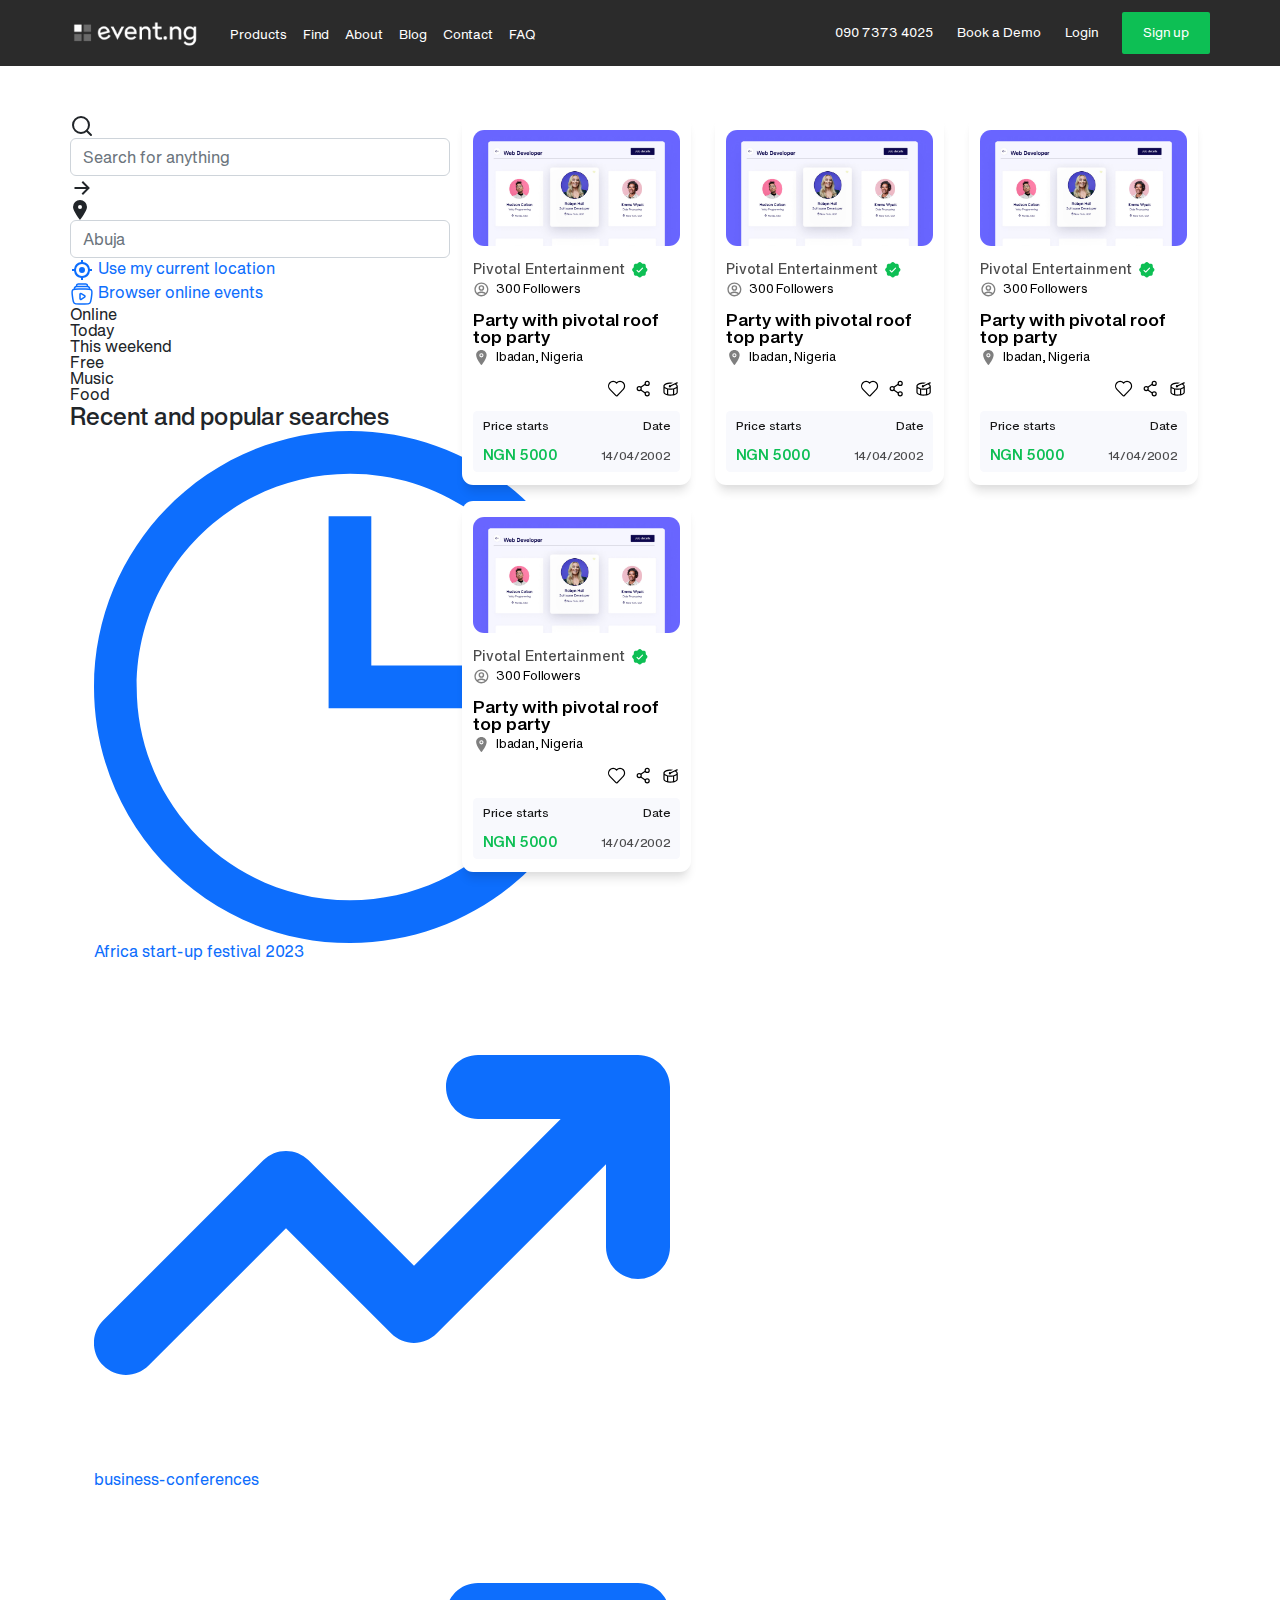
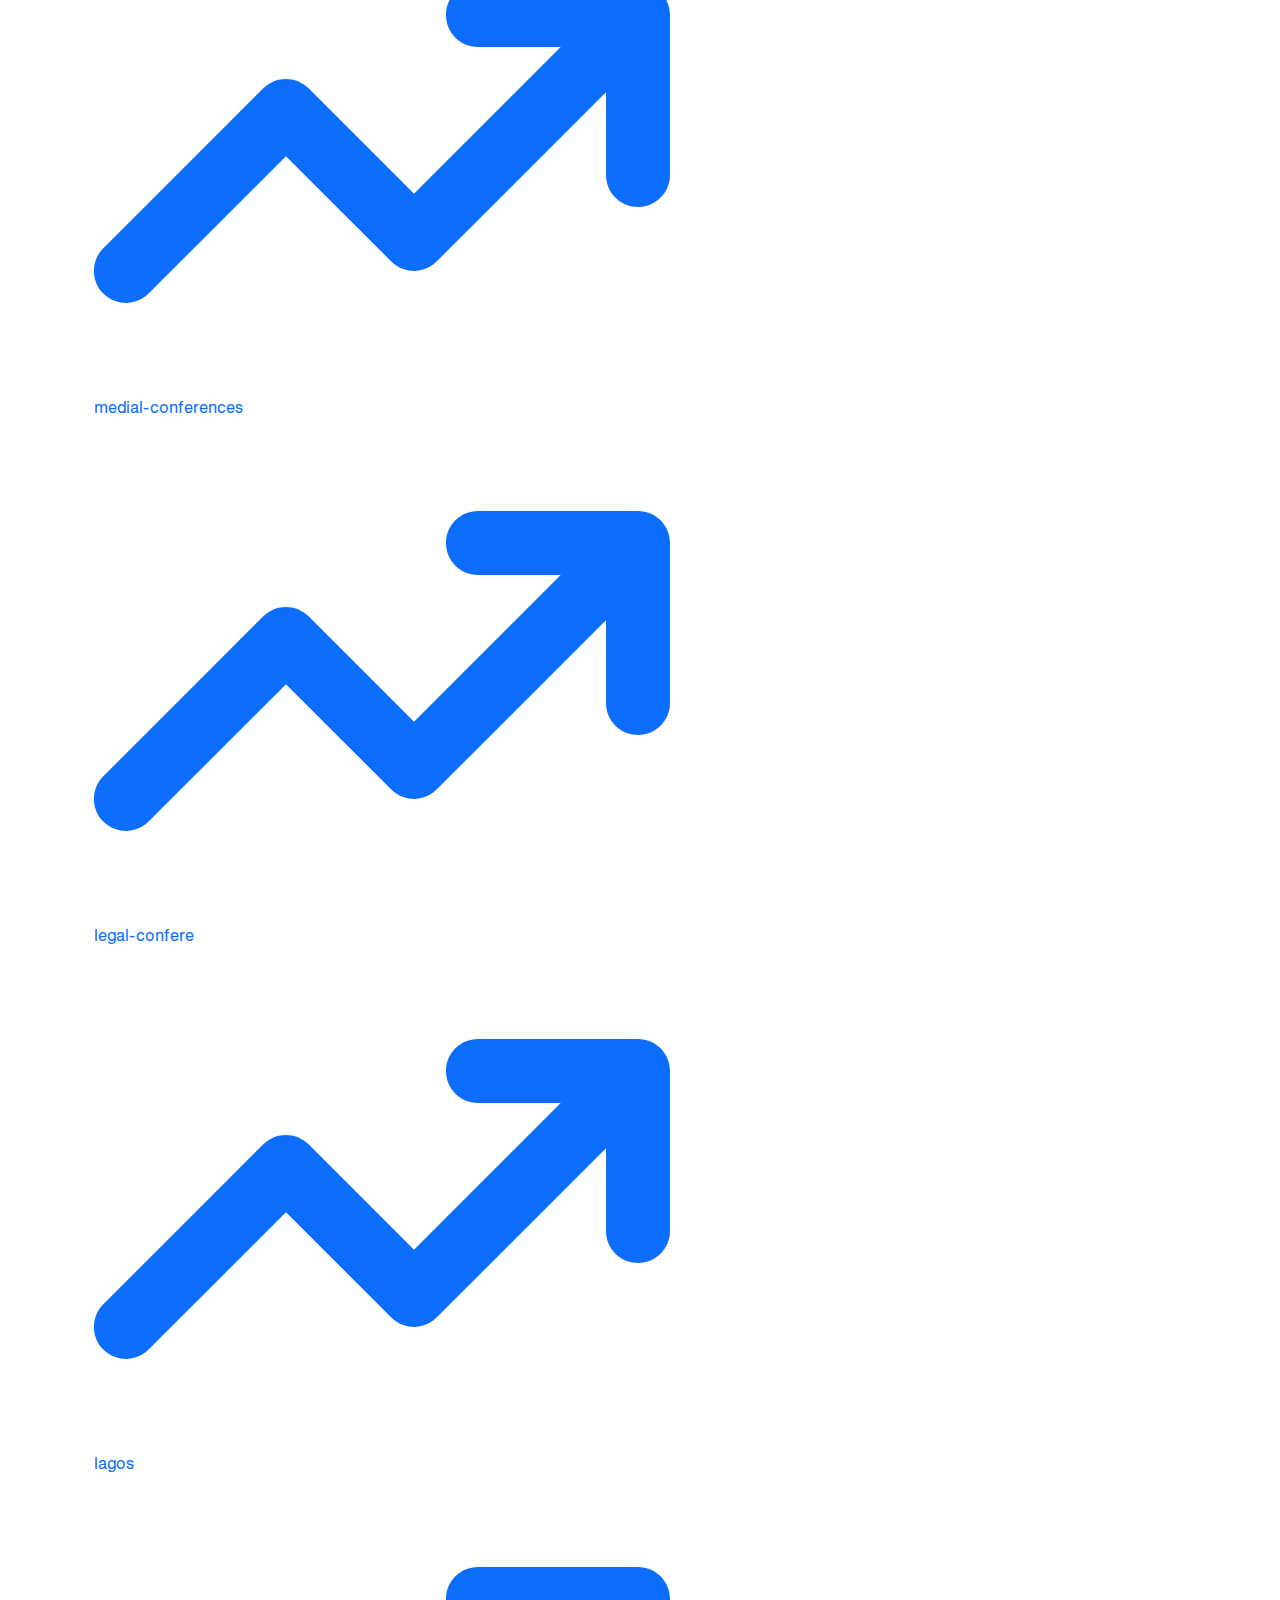
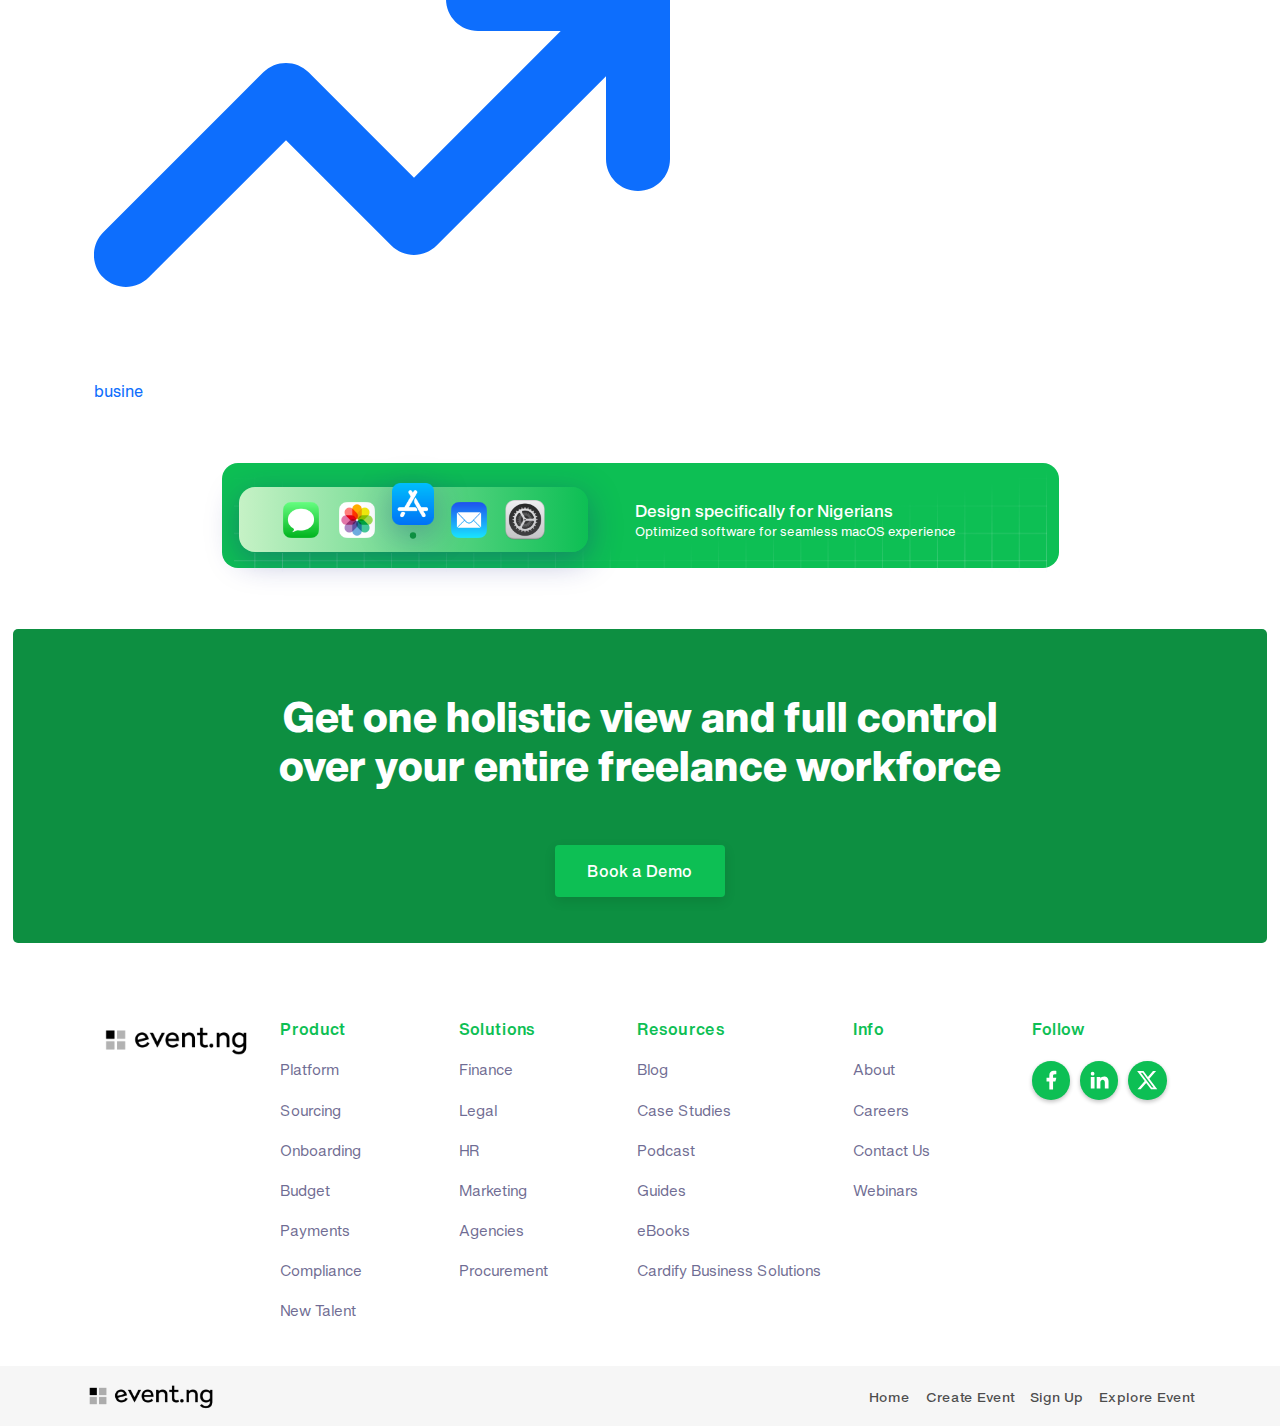
<file: search_results.html>
<!DOCTYPE html>
<html lang="en">
	<head>
		<meta charset="UTF-8" />
		<meta name="viewport" content="width=device-width, initial-scale=1.0" />
		<link rel="shortcut icon" href="./assets/image/cardify-favicon.png" type="image/x-icon" />
		<link rel="stylesheet" type="text/css" href="./assets/css/bootstrap.min.css" />
		<link rel="stylesheet" type="text/css" href="./assets/image/slick.css" />
		<link rel="stylesheet" type="text/css" href="./assets/css/header.css" />
		<link rel="stylesheet" type="text/css" href="./assets/css/index.css" />
		<link rel="stylesheet" type="text/css" href="./assets/css/footer.css" />
		<title>Event NG - Home</title>
	</head>
	<body>
		<!-- header @::start -->
		<header class="index">
			<div class="container-lg d-flex align-items-center h-100 p-0">
				<div class="row col-12 align-items-center justify-content-between m-0">
					<div class="col-5 col-md-6 p-0 d-flex align-items-center gap-3 gap-md-4">
						<button
							class="v-mobile-menu d-lg-none"
							type="button"
							data-bs-toggle="offcanvas"
							data-bs-target="#offcanvasExample"
							aria-controls="offcanvasExample">
							<svg xmlns="http://www.w3.org/2000/svg" width="24" height="24" viewBox="0 0 24 24">
								<g id="evaMenuFill0">
									<g id="evaMenuFill1">
										<g id="evaMenuFill2" fill="currentColor">
											<rect width="18" height="2" x="3" y="11" rx=".95" ry=".95" />
											<rect width="18" height="2" x="3" y="16" rx=".95" ry=".95" />
											<rect width="18" height="2" x="3" y="6" rx=".95" ry=".95" />
										</g>
									</g>
								</g>
							</svg>
						</button>
						<a href="/index.html">
							<div class="v-logo-image">
								<div class="lg-image">
									<img src="./assets/image/Logo Variant White.png" alt="" class="img-fluid" />
								</div>
							</div>
						</a>
						<ul class="d-lg-flex align-items-center v-left-links d-none">
							<li><a href="./see_all_events.html">Products</a></li>
							<li><a href="./search.html">Find</a></li>
							<li><a href="./about.html">About</a></li>
							<li><a href="./find_events.html">Blog</a></li>
							<li><a href="./contact.html">Contact</a></li>
							<li><a href="./find_events.html">FAQ</a></li>
						</ul>
					</div>
					<div class="col-5 col-sm-3 col-xl-5 p-0">
						<div class="d-flex align-items-center justify-content-end gap-2 justify-content-lg-end v-right-links gap-lg-4">
							<a href="./contact.html" class="v-phone" role="button">
								<span class="v-text d-none d-xl-inline"> 090 7373 4025 </span>
								<span class="d-xl-none">
									<svg xmlns="http://www.w3.org/2000/svg" width="24" height="24" viewBox="0 0 24 24">
										<path
											fill="none"
											stroke="currentColor"
											stroke-linecap="round"
											stroke-linejoin="round"
											stroke-width="2"
											d="M5 4h4l2 5l-2.5 1.5a11 11 0 0 0 5 5L15 13l5 2v4a2 2 0 0 1-2 2A16 16 0 0 1 3 6a2 2 0 0 1 2-2" />
									</svg>
								</span>
							</a>
							<a href="./find_new_talent.html" class="v-demo">
								<span class="v-text d-none d-xl-inline">Book a Demo</span>
								<span class="d-xl-none">
									<svg xmlns="http://www.w3.org/2000/svg" width="24" height="24" viewBox="0 0 24 24">
										<path
											fill="none"
											stroke="currentColor"
											stroke-linecap="round"
											stroke-linejoin="round"
											stroke-width="2"
											d="M8 3H6a2 2 0 0 0-2 2v14a2 2 0 0 0 2 2h6M8 3v9l3-3l3 3V3M8 3h6m0 0h4a2 2 0 0 1 2 2v7m-1 4v3m0 3v-3m0 0h3m-3 0h-3" />
									</svg>
								</span>
							</a>
							<a href="" class="v-user" data-bs-toggle="dropdown" aria-expanded="false">
								<span class="v-text d-none d-xl-inline"> Login </span>
								<span class="d-xl-none">
									<svg xmlns="http://www.w3.org/2000/svg" width="24" height="24" viewBox="0 0 24 24">
										<g fill="none" stroke="currentColor" stroke-width="1.5">
											<path stroke-linejoin="round" d="M4 18a4 4 0 0 1 4-4h8a4 4 0 0 1 4 4a2 2 0 0 1-2 2H6a2 2 0 0 1-2-2Z" />
											<circle cx="12" cy="7" r="3" />
										</g>
									</svg>
								</span>
							</a>
							<a href="./search.html" class="v-sign">
								<span class="v-text d-none d-md-inline"> Sign up </span>
								<span class="d-md-none">
									<svg xmlns="http://www.w3.org/2000/svg" width="24" height="24" viewBox="0 0 24 24">
										<g fill="none" stroke="currentColor" stroke-linecap="round" stroke-width="1.5">
											<path stroke-linejoin="round" d="M2.001 11.999h14m0 0l-3.5-3m3.5 3l-3.5 3" />
											<path
												d="M9.002 7c.012-2.175.109-3.353.877-4.121C10.758 2 12.172 2 15 2h1c2.829 0 4.243 0 5.122.879C22 3.757 22 5.172 22 8v8c0 2.828 0 4.243-.878 5.121C20.242 22 18.829 22 16 22h-1c-2.828 0-4.242 0-5.121-.879c-.768-.768-.865-1.946-.877-4.121" />
										</g>
									</svg>
								</span>
							</a>
						</div>
					</div>
				</div>
			</div>
		</header>
		<!-- header @::end -->
		<!-- main @::start -->
		<main>
			<div class="container-lg p-md-0">
				<section class="v-hero pt-5 pb-3">
					<div class="v-hero-top row col-12 m-0 align-items-stretch">
						<div class="row col-12 m-0 align-items-start justify-content-center justify-content-lg-between p-0 px-sm-2 px-md-3 px-lg-0 v-149qf">
							<div class="col-lg-4 p-0">
								<div class="v-content">
									<form action="" class="v-location-form">
										<div class="v-element">
											<svg xmlns="http://www.w3.org/2000/svg" width="24" height="24" viewBox="0 0 24 24">
												<g fill="none" stroke="currentColor" stroke-linecap="round" stroke-linejoin="round" stroke-width="2">
													<circle cx="11" cy="11" r="8" />
													<path d="m21 21l-4.3-4.3" />
												</g>
											</svg>
											<div class="form-input">
												<input type="search" class="form-control" placeholder="Search for anything" />
											</div>
											<button type="submit">
												<svg xmlns="http://www.w3.org/2000/svg" width="24" height="24" viewBox="0 0 24 24">
													<path fill="currentColor" d="M4.5 11h11.586l-4.5-4.5L13 5.086L19.914 12L13 18.914L11.586 17.5l4.5-4.5H4.5v-2Z" />
												</svg>
											</button>
										</div>
									</form>
									<form action="" class="v-location-form">
										<div class="v-element">
											<svg xmlns="http://www.w3.org/2000/svg" width="20" height="20" viewBox="0 0 20 20">
												<path fill="currentColor" d="M10 20S3 10.87 3 7a7 7 0 1 1 14 0c0 3.87-7 13-7 13zm0-11a2 2 0 1 0 0-4a2 2 0 0 0 0 4z" />
											</svg>
											<div class="form-input">
												<input type="search" class="form-control" placeholder="Abuja" />
												<div class="v-dropdown">
													<ul>
														<li>
															<a href="" class="v-dropdown-item">
																<svg xmlns="http://www.w3.org/2000/svg" width="24" height="24" viewBox="0 0 24 24">
																	<g id="feTarget0" fill="none" fill-rule="evenodd" stroke="none" stroke-width="1">
																		<g id="feTarget1" fill="currentColor" fill-rule="nonzero">
																			<path
																				id="feTarget2"
																				d="M19.938 13A8.004 8.004 0 0 1 13 19.938V22h-2v-2.062A8.004 8.004 0 0 1 4.062 13H2v-2h2.062A8.004 8.004 0 0 1 11 4.062V2h2v2.062A8.004 8.004 0 0 1 19.938 11H22v2h-2.062ZM12 18a6 6 0 1 0 0-12a6 6 0 0 0 0 12Zm0-3a3 3 0 1 0 0-6a3 3 0 0 0 0 6Z" />
																		</g>
																	</g>
																</svg>
																<span class="v-text">Use my current location</span>
															</a>
														</li>
														<li>
															<a href="" class="v-dropdown-item">
																<svg xmlns="http://www.w3.org/2000/svg" width="24" height="24" viewBox="0 0 24 24">
																	<g fill="none" stroke="currentColor" stroke-width="1.5">
																		<path
																			d="M19.562 7a2.132 2.132 0 0 0-2.1-2.5H6.538a2.132 2.132 0 0 0-2.1 2.5M17.5 4.5c.028-.26.043-.389.043-.496a2 2 0 0 0-1.787-1.993C15.65 2 15.52 2 15.26 2H8.74c-.26 0-.391 0-.497.011a2 2 0 0 0-1.787 1.993c0 .107.014.237.043.496m8.082 9.116c.559.346.559 1.242 0 1.588l-3.371 2.09c-.543.337-1.21-.1-1.21-.794v-4.18c0-.693.667-1.13 1.21-.794l3.371 2.09Z" />
																		<path
																			d="M2.384 13.793c-.447-3.164-.67-4.745.278-5.77C3.61 7 5.298 7 8.672 7h6.656c3.374 0 5.062 0 6.01 1.024c.947 1.024.724 2.605.278 5.769l-.422 3c-.35 2.48-.525 3.721-1.422 4.464c-.897.743-2.22.743-4.867.743h-5.81c-2.646 0-3.97 0-4.867-.743c-.897-.743-1.072-1.983-1.422-4.464l-.422-3Z" />
																	</g>
																</svg>
																<span class="v-text">Browser online events</span>
															</a>
														</li>
													</ul>
												</div>
											</div>
										</div>
									</form>
									<ul class="v-tabs">
										<li><button type="button" class="v-pill-button active">Online</button></li>
										<li><button type="button" class="v-pill-button">Today</button></li>
										<li><button type="button" class="v-pill-button">This weekend</button></li>
										<li><button type="button" class="v-pill-button">Free</button></li>
										<li><button type="button" class="v-pill-button">Music</button></li>
										<li><button type="button" class="v-pill-button">Food</button></li>
									</ul>
									<div class="v-recent-searches">
										<h4 class="v-title">Recent and popular searches</h4>
										<ul class="v-searches-container px-0 px-md-3 px-lg-4">
											<li>
												<a href="" class="v-current v-search-item">
													<svg xmlns="http://www.w3.org/2000/svg" width="512" height="512" viewBox="0 0 512 512">
														<path
															fill="currentColor"
															d="M256 0C114.6 0 0 114.6 0 256s114.6 256 256 256s256-114.6 256-256S397.4 0 256 0zm0 469.3c-117.8 0-213.3-95.5-213.3-213.3c0-117.8 95.5-213.3 213.3-213.3c117.8 0 213.3 95.5 213.3 213.3c0 117.8-95.5 213.3-213.3 213.3zm21.3-384h-42.7v192H384v-42.7H277.3V85.3z" />
													</svg>
													<span class="v-search-text">Africa start-up festival 2023</span>
												</a>
											</li>
											<li>
												<a href="" class="v-search-item">
													<svg xmlns="http://www.w3.org/2000/svg" width="576" height="512" viewBox="0 0 576 512">
														<path
															fill="currentColor"
															d="M384 160c-17.7 0-32-14.3-32-32s14.3-32 32-32h160c17.7 0 32 14.3 32 32v160c0 17.7-14.3 32-32 32s-32-14.3-32-32v-82.7L342.6 374.6c-12.5 12.5-32.8 12.5-45.3 0L192 269.3L54.6 406.6c-12.5 12.5-32.8 12.5-45.3 0s-12.5-32.8 0-45.3l160-160c12.5-12.5 32.8-12.5 45.3 0L320 306.7L466.7 160H384z" />
													</svg>
													<span class="v-search-text">business-conferences</span>
												</a>
											</li>
											<li>
												<a href="" class="v-search-item">
													<svg xmlns="http://www.w3.org/2000/svg" width="576" height="512" viewBox="0 0 576 512">
														<path
															fill="currentColor"
															d="M384 160c-17.7 0-32-14.3-32-32s14.3-32 32-32h160c17.7 0 32 14.3 32 32v160c0 17.7-14.3 32-32 32s-32-14.3-32-32v-82.7L342.6 374.6c-12.5 12.5-32.8 12.5-45.3 0L192 269.3L54.6 406.6c-12.5 12.5-32.8 12.5-45.3 0s-12.5-32.8 0-45.3l160-160c12.5-12.5 32.8-12.5 45.3 0L320 306.7L466.7 160H384z" />
													</svg>
													<span class="v-search-text">medial-conferences</span>
												</a>
											</li>
											<li>
												<a href="" class="v-search-item">
													<svg xmlns="http://www.w3.org/2000/svg" width="576" height="512" viewBox="0 0 576 512">
														<path
															fill="currentColor"
															d="M384 160c-17.7 0-32-14.3-32-32s14.3-32 32-32h160c17.7 0 32 14.3 32 32v160c0 17.7-14.3 32-32 32s-32-14.3-32-32v-82.7L342.6 374.6c-12.5 12.5-32.8 12.5-45.3 0L192 269.3L54.6 406.6c-12.5 12.5-32.8 12.5-45.3 0s-12.5-32.8 0-45.3l160-160c12.5-12.5 32.8-12.5 45.3 0L320 306.7L466.7 160H384z" />
													</svg>
													<span class="v-search-text">legal-confere</span>
												</a>
											</li>
											<li>
												<a href="" class="v-search-item">
													<svg xmlns="http://www.w3.org/2000/svg" width="576" height="512" viewBox="0 0 576 512">
														<path
															fill="currentColor"
															d="M384 160c-17.7 0-32-14.3-32-32s14.3-32 32-32h160c17.7 0 32 14.3 32 32v160c0 17.7-14.3 32-32 32s-32-14.3-32-32v-82.7L342.6 374.6c-12.5 12.5-32.8 12.5-45.3 0L192 269.3L54.6 406.6c-12.5 12.5-32.8 12.5-45.3 0s-12.5-32.8 0-45.3l160-160c12.5-12.5 32.8-12.5 45.3 0L320 306.7L466.7 160H384z" />
													</svg>
													<span class="v-search-text">lagos</span>
												</a>
											</li>
											<li>
												<a href="" class="v-search-item">
													<svg xmlns="http://www.w3.org/2000/svg" width="576" height="512" viewBox="0 0 576 512">
														<path
															fill="currentColor"
															d="M384 160c-17.7 0-32-14.3-32-32s14.3-32 32-32h160c17.7 0 32 14.3 32 32v160c0 17.7-14.3 32-32 32s-32-14.3-32-32v-82.7L342.6 374.6c-12.5 12.5-32.8 12.5-45.3 0L192 269.3L54.6 406.6c-12.5 12.5-32.8 12.5-45.3 0s-12.5-32.8 0-45.3l160-160c12.5-12.5 32.8-12.5 45.3 0L320 306.7L466.7 160H384z" />
													</svg>
													<span class="v-search-text">busine</span>
												</a>
											</li>
										</ul>
									</div>
								</div>
							</div>
							<div class="col-md-7 col-xl-8 p-0">
								<div class="v-card-grid-container">
									<div class="v-card-grid-container-inner row col-12 m-0 align-items-stretch">
										<!-- each card @::start -->
										<div class="v-each-card col-12 col-sm-6 col-xl-4">
											<a href="" class="v-each-card-inner">
												<div href="">
													<div class="v-image-container">
														<img src="./assets/image/tab-management.jpg" alt="" class="img-fluid" />
													</div>
												</div>
												<div class="v-card-body">
													<!-- each part @::start -->
													<div class="v-part v-part-one">
														<div class="v-part-inner">
															<span class="v-top">
																<h6 class="v-card-about">Pivotal Entertainment</h6>
																<svg xmlns="http://www.w3.org/2000/svg" width="256" height="256" viewBox="0 0 256 256">
																	<path
																		fill="currentColor"
																		d="M225.86 102.82c-3.77-3.94-7.67-8-9.14-11.57c-1.36-3.27-1.44-8.69-1.52-13.94c-.15-9.76-.31-20.82-8-28.51s-18.75-7.85-28.51-8c-5.25-.08-10.67-.16-13.94-1.52c-3.56-1.47-7.63-5.37-11.57-9.14C146.28 23.51 138.44 16 128 16s-18.27 7.51-25.18 14.14c-3.94 3.77-8 7.67-11.57 9.14c-3.25 1.36-8.69 1.44-13.94 1.52c-9.76.15-20.82.31-28.51 8s-7.8 18.75-8 28.51c-.08 5.25-.16 10.67-1.52 13.94c-1.47 3.56-5.37 7.63-9.14 11.57C23.51 109.72 16 117.56 16 128s7.51 18.27 14.14 25.18c3.77 3.94 7.67 8 9.14 11.57c1.36 3.27 1.44 8.69 1.52 13.94c.15 9.76.31 20.82 8 28.51s18.75 7.85 28.51 8c5.25.08 10.67.16 13.94 1.52c3.56 1.47 7.63 5.37 11.57 9.14c6.9 6.63 14.74 14.14 25.18 14.14s18.27-7.51 25.18-14.14c3.94-3.77 8-7.67 11.57-9.14c3.27-1.36 8.69-1.44 13.94-1.52c9.76-.15 20.82-.31 28.51-8s7.85-18.75 8-28.51c.08-5.25.16-10.67 1.52-13.94c1.47-3.56 5.37-7.63 9.14-11.57c6.63-6.9 14.14-14.74 14.14-25.18s-7.51-18.27-14.14-25.18Zm-52.2 6.84l-56 56a8 8 0 0 1-11.32 0l-24-24a8 8 0 0 1 11.32-11.32L112 148.69l50.34-50.35a8 8 0 0 1 11.32 11.32Z" />
																</svg>
															</span>
															<span class="v-bottom">
																<svg xmlns="http://www.w3.org/2000/svg" width="24" height="24" viewBox="0 0 24 24">
																	<g fill="none" fill-rule="evenodd">
																		<path
																			d="M24 0v24H0V0h24ZM12.594 23.258l-.012.002l-.071.035l-.02.004l-.014-.004l-.071-.036c-.01-.003-.019 0-.024.006l-.004.01l-.017.428l.005.02l.01.013l.104.074l.015.004l.012-.004l.104-.074l.012-.016l.004-.017l-.017-.427c-.002-.01-.009-.017-.016-.018Zm.264-.113l-.014.002l-.184.093l-.01.01l-.003.011l.018.43l.005.012l.008.008l.201.092c.012.004.023 0 .029-.008l.004-.014l-.034-.614c-.003-.012-.01-.02-.02-.022Zm-.715.002a.023.023 0 0 0-.027.006l-.006.014l-.034.614c0 .012.007.02.017.024l.015-.002l.201-.093l.01-.008l.003-.011l.018-.43l-.003-.012l-.01-.01l-.184-.092Z" />
																		<path
																			fill="currentColor"
																			d="M12 2c5.523 0 10 4.477 10 10a9.959 9.959 0 0 1-2.258 6.33l.02.022l-.132.112A9.978 9.978 0 0 1 12 22c-2.95 0-5.6-1.277-7.43-3.307l-.2-.23l-.132-.11l.02-.024A9.958 9.958 0 0 1 2 12C2 6.477 6.477 2 12 2Zm0 15c-1.86 0-3.541.592-4.793 1.405A7.965 7.965 0 0 0 12 20a7.965 7.965 0 0 0 4.793-1.595A8.897 8.897 0 0 0 12 17Zm0-13a8 8 0 0 0-6.258 12.984C7.363 15.821 9.575 15 12 15s4.637.821 6.258 1.984A8 8 0 0 0 12 4Zm0 2a4 4 0 1 1 0 8a4 4 0 0 1 0-8Zm0 2a2 2 0 1 0 0 4a2 2 0 0 0 0-4Z" />
																	</g>
																</svg>
																<span class="v-text">300 Followers</span>
															</span>
														</div>
													</div>
													<!-- each part @::end -->
													<!-- each part @::start -->
													<div class="v-part v-part-two">
														<div class="v-part-inner">
															<span class="v-top">
																<h4 class="v-card-title">Party with pivotal roof top party</h4>
															</span>
															<span class="v-bottom">
																<svg xmlns="http://www.w3.org/2000/svg" width="512" height="512" viewBox="0 0 512 512">
																	<circle cx="256" cy="192" r="32" fill="currentColor" />
																	<path
																		fill="currentColor"
																		d="M256 32c-88.22 0-160 68.65-160 153c0 40.17 18.31 93.59 54.42 158.78c29 52.34 62.55 99.67 80 123.22a31.75 31.75 0 0 0 51.22 0c17.42-23.55 51-70.88 80-123.22C397.69 278.61 416 225.19 416 185c0-84.35-71.78-153-160-153Zm0 224a64 64 0 1 1 64-64a64.07 64.07 0 0 1-64 64Z" />
																</svg>
																<span class="v-text">Ibadan, Nigeria</span>
															</span>
														</div>
													</div>
													<!-- each part @::end -->
													<!-- each part @::start -->
													<div class="v-part v-part-three">
														<ul class="v-icons-part">
															<li>
																<button type="button" class="v-icon">
																	<svg xmlns="http://www.w3.org/2000/svg" width="24" height="24" viewBox="0 0 24 24">
																		<path
																			fill="none"
																			stroke="currentColor"
																			stroke-linejoin="round"
																			stroke-width="1.5"
																			d="M22 8.862a5.95 5.95 0 0 1-1.654 4.13c-2.441 2.531-4.809 5.17-7.34 7.608c-.581.55-1.502.53-2.057-.045l-7.295-7.562c-2.205-2.286-2.205-5.976 0-8.261a5.58 5.58 0 0 1 8.08 0l.266.274l.265-.274A5.612 5.612 0 0 1 16.305 3c1.52 0 2.973.624 4.04 1.732A5.95 5.95 0 0 1 22 8.862Z" />
																	</svg>
																</button>
															</li>
															<li>
																<button type="button" class="v-icon">
																	<svg xmlns="http://www.w3.org/2000/svg" width="24" height="24" viewBox="0 0 24 24">
																		<g fill="none" stroke="currentColor" stroke-width="1.5">
																			<path d="M9 12a2.5 2.5 0 1 1-5 0a2.5 2.5 0 0 1 5 0Z" />
																			<path stroke-linecap="round" d="M14 6.5L9 10m5 7.5L9 14" />
																			<path d="M19 18.5a2.5 2.5 0 1 1-5 0a2.5 2.5 0 0 1 5 0Zm0-13a2.5 2.5 0 1 1-5 0a2.5 2.5 0 0 1 5 0Z" />
																		</g>
																	</svg>
																</button>
															</li>
															<li>
																<button type="button" class="v-icon">
																	<svg xmlns="http://www.w3.org/2000/svg" width="32" height="32" viewBox="0 0 32 32">
																		<path
																			fill="currentColor"
																			d="m27.188 5.094l-11.063 5.25A2.024 2.024 0 0 0 15 10a1.999 1.999 0 1 0 0 4c1.05 0 1.922-.813 2-1.844l6.063-2.875C24.878 10.047 26 11.047 26 12c0 1.887-4.277 4-10 4S6 13.887 6 12s4.277-4 10-4c.172 0 .328-.004.5 0l3.531-1.656A24.224 24.224 0 0 0 16 6C9.16 6 4 8.578 4 12v10c0 .988.445 1.895 1.125 2.625c.68.73 1.605 1.32 2.688 1.813C9.976 27.422 12.84 28 16 28c3.16 0 6.023-.578 8.188-1.563c1.082-.492 2.007-1.082 2.687-1.812C27.555 23.895 28 22.988 28 22V12c0-1.477-.977-2.79-2.625-3.813l2.656-1.28zM6 15.406c1.016.766 2.379 1.395 4 1.844v7.906c-.5-.156-.957-.34-1.375-.531c-.906-.414-1.598-.91-2.031-1.375C6.16 22.785 6 22.395 6 22zm20 0V22c0 .395-.16.785-.594 1.25c-.433.465-1.125.96-2.031 1.375c-.418.191-.875.375-1.375.531V17.25c1.621-.45 2.984-1.078 4-1.844zm-14 2.281A24.4 24.4 0 0 0 16 18a24.4 24.4 0 0 0 4-.313v7.938c-1.23.23-2.578.375-4 .375c-1.422 0-2.77-.145-4-.375z" />
																	</svg>
																</button>
															</li>
														</ul>
													</div>
													<!-- each part @::end -->
													<div href="" class="v-part v-part-four">
														<span class="v-title">
															<span class="v-price-title">Price starts</span>
															<span class="v-date-title">Date</span>
														</span>
														<div class="v-content">
															<span class="v-price">NGN 5000</span>
															<span class="v-date">14/04/2002</span>
														</div>
													</div>
												</div>
											</a>
										</div>
										<!-- each card @::end -->
										<!-- each card @::start -->
										<div class="v-each-card col-12 col-sm-6 col-xl-4">
											<a href="" class="v-each-card-inner">
												<div href="">
													<div class="v-image-container">
														<img src="./assets/image/tab-management.jpg" alt="" class="img-fluid" />
													</div>
												</div>
												<div class="v-card-body">
													<!-- each part @::start -->
													<div class="v-part v-part-one">
														<div class="v-part-inner">
															<span class="v-top">
																<h6 class="v-card-about">Pivotal Entertainment</h6>
																<svg xmlns="http://www.w3.org/2000/svg" width="256" height="256" viewBox="0 0 256 256">
																	<path
																		fill="currentColor"
																		d="M225.86 102.82c-3.77-3.94-7.67-8-9.14-11.57c-1.36-3.27-1.44-8.69-1.52-13.94c-.15-9.76-.31-20.82-8-28.51s-18.75-7.85-28.51-8c-5.25-.08-10.67-.16-13.94-1.52c-3.56-1.47-7.63-5.37-11.57-9.14C146.28 23.51 138.44 16 128 16s-18.27 7.51-25.18 14.14c-3.94 3.77-8 7.67-11.57 9.14c-3.25 1.36-8.69 1.44-13.94 1.52c-9.76.15-20.82.31-28.51 8s-7.8 18.75-8 28.51c-.08 5.25-.16 10.67-1.52 13.94c-1.47 3.56-5.37 7.63-9.14 11.57C23.51 109.72 16 117.56 16 128s7.51 18.27 14.14 25.18c3.77 3.94 7.67 8 9.14 11.57c1.36 3.27 1.44 8.69 1.52 13.94c.15 9.76.31 20.82 8 28.51s18.75 7.85 28.51 8c5.25.08 10.67.16 13.94 1.52c3.56 1.47 7.63 5.37 11.57 9.14c6.9 6.63 14.74 14.14 25.18 14.14s18.27-7.51 25.18-14.14c3.94-3.77 8-7.67 11.57-9.14c3.27-1.36 8.69-1.44 13.94-1.52c9.76-.15 20.82-.31 28.51-8s7.85-18.75 8-28.51c.08-5.25.16-10.67 1.52-13.94c1.47-3.56 5.37-7.63 9.14-11.57c6.63-6.9 14.14-14.74 14.14-25.18s-7.51-18.27-14.14-25.18Zm-52.2 6.84l-56 56a8 8 0 0 1-11.32 0l-24-24a8 8 0 0 1 11.32-11.32L112 148.69l50.34-50.35a8 8 0 0 1 11.32 11.32Z" />
																</svg>
															</span>
															<span class="v-bottom">
																<svg xmlns="http://www.w3.org/2000/svg" width="24" height="24" viewBox="0 0 24 24">
																	<g fill="none" fill-rule="evenodd">
																		<path
																			d="M24 0v24H0V0h24ZM12.594 23.258l-.012.002l-.071.035l-.02.004l-.014-.004l-.071-.036c-.01-.003-.019 0-.024.006l-.004.01l-.017.428l.005.02l.01.013l.104.074l.015.004l.012-.004l.104-.074l.012-.016l.004-.017l-.017-.427c-.002-.01-.009-.017-.016-.018Zm.264-.113l-.014.002l-.184.093l-.01.01l-.003.011l.018.43l.005.012l.008.008l.201.092c.012.004.023 0 .029-.008l.004-.014l-.034-.614c-.003-.012-.01-.02-.02-.022Zm-.715.002a.023.023 0 0 0-.027.006l-.006.014l-.034.614c0 .012.007.02.017.024l.015-.002l.201-.093l.01-.008l.003-.011l.018-.43l-.003-.012l-.01-.01l-.184-.092Z" />
																		<path
																			fill="currentColor"
																			d="M12 2c5.523 0 10 4.477 10 10a9.959 9.959 0 0 1-2.258 6.33l.02.022l-.132.112A9.978 9.978 0 0 1 12 22c-2.95 0-5.6-1.277-7.43-3.307l-.2-.23l-.132-.11l.02-.024A9.958 9.958 0 0 1 2 12C2 6.477 6.477 2 12 2Zm0 15c-1.86 0-3.541.592-4.793 1.405A7.965 7.965 0 0 0 12 20a7.965 7.965 0 0 0 4.793-1.595A8.897 8.897 0 0 0 12 17Zm0-13a8 8 0 0 0-6.258 12.984C7.363 15.821 9.575 15 12 15s4.637.821 6.258 1.984A8 8 0 0 0 12 4Zm0 2a4 4 0 1 1 0 8a4 4 0 0 1 0-8Zm0 2a2 2 0 1 0 0 4a2 2 0 0 0 0-4Z" />
																	</g>
																</svg>
																<span class="v-text">300 Followers</span>
															</span>
														</div>
													</div>
													<!-- each part @::end -->
													<!-- each part @::start -->
													<div class="v-part v-part-two">
														<div class="v-part-inner">
															<span class="v-top">
																<h4 class="v-card-title">Party with pivotal roof top party</h4>
															</span>
															<span class="v-bottom">
																<svg xmlns="http://www.w3.org/2000/svg" width="512" height="512" viewBox="0 0 512 512">
																	<circle cx="256" cy="192" r="32" fill="currentColor" />
																	<path
																		fill="currentColor"
																		d="M256 32c-88.22 0-160 68.65-160 153c0 40.17 18.31 93.59 54.42 158.78c29 52.34 62.55 99.67 80 123.22a31.75 31.75 0 0 0 51.22 0c17.42-23.55 51-70.88 80-123.22C397.69 278.61 416 225.19 416 185c0-84.35-71.78-153-160-153Zm0 224a64 64 0 1 1 64-64a64.07 64.07 0 0 1-64 64Z" />
																</svg>
																<span class="v-text">Ibadan, Nigeria</span>
															</span>
														</div>
													</div>
													<!-- each part @::end -->
													<!-- each part @::start -->
													<div class="v-part v-part-three">
														<ul class="v-icons-part">
															<li>
																<button type="button" class="v-icon">
																	<svg xmlns="http://www.w3.org/2000/svg" width="24" height="24" viewBox="0 0 24 24">
																		<path
																			fill="none"
																			stroke="currentColor"
																			stroke-linejoin="round"
																			stroke-width="1.5"
																			d="M22 8.862a5.95 5.95 0 0 1-1.654 4.13c-2.441 2.531-4.809 5.17-7.34 7.608c-.581.55-1.502.53-2.057-.045l-7.295-7.562c-2.205-2.286-2.205-5.976 0-8.261a5.58 5.58 0 0 1 8.08 0l.266.274l.265-.274A5.612 5.612 0 0 1 16.305 3c1.52 0 2.973.624 4.04 1.732A5.95 5.95 0 0 1 22 8.862Z" />
																	</svg>
																</button>
															</li>
															<li>
																<button type="button" class="v-icon">
																	<svg xmlns="http://www.w3.org/2000/svg" width="24" height="24" viewBox="0 0 24 24">
																		<g fill="none" stroke="currentColor" stroke-width="1.5">
																			<path d="M9 12a2.5 2.5 0 1 1-5 0a2.5 2.5 0 0 1 5 0Z" />
																			<path stroke-linecap="round" d="M14 6.5L9 10m5 7.5L9 14" />
																			<path d="M19 18.5a2.5 2.5 0 1 1-5 0a2.5 2.5 0 0 1 5 0Zm0-13a2.5 2.5 0 1 1-5 0a2.5 2.5 0 0 1 5 0Z" />
																		</g>
																	</svg>
																</button>
															</li>
															<li>
																<button type="button" class="v-icon">
																	<svg xmlns="http://www.w3.org/2000/svg" width="32" height="32" viewBox="0 0 32 32">
																		<path
																			fill="currentColor"
																			d="m27.188 5.094l-11.063 5.25A2.024 2.024 0 0 0 15 10a1.999 1.999 0 1 0 0 4c1.05 0 1.922-.813 2-1.844l6.063-2.875C24.878 10.047 26 11.047 26 12c0 1.887-4.277 4-10 4S6 13.887 6 12s4.277-4 10-4c.172 0 .328-.004.5 0l3.531-1.656A24.224 24.224 0 0 0 16 6C9.16 6 4 8.578 4 12v10c0 .988.445 1.895 1.125 2.625c.68.73 1.605 1.32 2.688 1.813C9.976 27.422 12.84 28 16 28c3.16 0 6.023-.578 8.188-1.563c1.082-.492 2.007-1.082 2.687-1.812C27.555 23.895 28 22.988 28 22V12c0-1.477-.977-2.79-2.625-3.813l2.656-1.28zM6 15.406c1.016.766 2.379 1.395 4 1.844v7.906c-.5-.156-.957-.34-1.375-.531c-.906-.414-1.598-.91-2.031-1.375C6.16 22.785 6 22.395 6 22zm20 0V22c0 .395-.16.785-.594 1.25c-.433.465-1.125.96-2.031 1.375c-.418.191-.875.375-1.375.531V17.25c1.621-.45 2.984-1.078 4-1.844zm-14 2.281A24.4 24.4 0 0 0 16 18a24.4 24.4 0 0 0 4-.313v7.938c-1.23.23-2.578.375-4 .375c-1.422 0-2.77-.145-4-.375z" />
																	</svg>
																</button>
															</li>
														</ul>
													</div>
													<!-- each part @::end -->
													<div href="" class="v-part v-part-four">
														<span class="v-title">
															<span class="v-price-title">Price starts</span>
															<span class="v-date-title">Date</span>
														</span>
														<div class="v-content">
															<span class="v-price">NGN 5000</span>
															<span class="v-date">14/04/2002</span>
														</div>
													</div>
												</div>
											</a>
										</div>
										<!-- each card @::end -->
										<!-- each card @::start -->
										<div class="v-each-card col-12 col-sm-6 col-xl-4">
											<a href="" class="v-each-card-inner">
												<div href="">
													<div class="v-image-container">
														<img src="./assets/image/tab-management.jpg" alt="" class="img-fluid" />
													</div>
												</div>
												<div class="v-card-body">
													<!-- each part @::start -->
													<div class="v-part v-part-one">
														<div class="v-part-inner">
															<span class="v-top">
																<h6 class="v-card-about">Pivotal Entertainment</h6>
																<svg xmlns="http://www.w3.org/2000/svg" width="256" height="256" viewBox="0 0 256 256">
																	<path
																		fill="currentColor"
																		d="M225.86 102.82c-3.77-3.94-7.67-8-9.14-11.57c-1.36-3.27-1.44-8.69-1.52-13.94c-.15-9.76-.31-20.82-8-28.51s-18.75-7.85-28.51-8c-5.25-.08-10.67-.16-13.94-1.52c-3.56-1.47-7.63-5.37-11.57-9.14C146.28 23.51 138.44 16 128 16s-18.27 7.51-25.18 14.14c-3.94 3.77-8 7.67-11.57 9.14c-3.25 1.36-8.69 1.44-13.94 1.52c-9.76.15-20.82.31-28.51 8s-7.8 18.75-8 28.51c-.08 5.25-.16 10.67-1.52 13.94c-1.47 3.56-5.37 7.63-9.14 11.57C23.51 109.72 16 117.56 16 128s7.51 18.27 14.14 25.18c3.77 3.94 7.67 8 9.14 11.57c1.36 3.27 1.44 8.69 1.52 13.94c.15 9.76.31 20.82 8 28.51s18.75 7.85 28.51 8c5.25.08 10.67.16 13.94 1.52c3.56 1.47 7.63 5.37 11.57 9.14c6.9 6.63 14.74 14.14 25.18 14.14s18.27-7.51 25.18-14.14c3.94-3.77 8-7.67 11.57-9.14c3.27-1.36 8.69-1.44 13.94-1.52c9.76-.15 20.82-.31 28.51-8s7.85-18.75 8-28.51c.08-5.25.16-10.67 1.52-13.94c1.47-3.56 5.37-7.63 9.14-11.57c6.63-6.9 14.14-14.74 14.14-25.18s-7.51-18.27-14.14-25.18Zm-52.2 6.84l-56 56a8 8 0 0 1-11.32 0l-24-24a8 8 0 0 1 11.32-11.32L112 148.69l50.34-50.35a8 8 0 0 1 11.32 11.32Z" />
																</svg>
															</span>
															<span class="v-bottom">
																<svg xmlns="http://www.w3.org/2000/svg" width="24" height="24" viewBox="0 0 24 24">
																	<g fill="none" fill-rule="evenodd">
																		<path
																			d="M24 0v24H0V0h24ZM12.594 23.258l-.012.002l-.071.035l-.02.004l-.014-.004l-.071-.036c-.01-.003-.019 0-.024.006l-.004.01l-.017.428l.005.02l.01.013l.104.074l.015.004l.012-.004l.104-.074l.012-.016l.004-.017l-.017-.427c-.002-.01-.009-.017-.016-.018Zm.264-.113l-.014.002l-.184.093l-.01.01l-.003.011l.018.43l.005.012l.008.008l.201.092c.012.004.023 0 .029-.008l.004-.014l-.034-.614c-.003-.012-.01-.02-.02-.022Zm-.715.002a.023.023 0 0 0-.027.006l-.006.014l-.034.614c0 .012.007.02.017.024l.015-.002l.201-.093l.01-.008l.003-.011l.018-.43l-.003-.012l-.01-.01l-.184-.092Z" />
																		<path
																			fill="currentColor"
																			d="M12 2c5.523 0 10 4.477 10 10a9.959 9.959 0 0 1-2.258 6.33l.02.022l-.132.112A9.978 9.978 0 0 1 12 22c-2.95 0-5.6-1.277-7.43-3.307l-.2-.23l-.132-.11l.02-.024A9.958 9.958 0 0 1 2 12C2 6.477 6.477 2 12 2Zm0 15c-1.86 0-3.541.592-4.793 1.405A7.965 7.965 0 0 0 12 20a7.965 7.965 0 0 0 4.793-1.595A8.897 8.897 0 0 0 12 17Zm0-13a8 8 0 0 0-6.258 12.984C7.363 15.821 9.575 15 12 15s4.637.821 6.258 1.984A8 8 0 0 0 12 4Zm0 2a4 4 0 1 1 0 8a4 4 0 0 1 0-8Zm0 2a2 2 0 1 0 0 4a2 2 0 0 0 0-4Z" />
																	</g>
																</svg>
																<span class="v-text">300 Followers</span>
															</span>
														</div>
													</div>
													<!-- each part @::end -->
													<!-- each part @::start -->
													<div class="v-part v-part-two">
														<div class="v-part-inner">
															<span class="v-top">
																<h4 class="v-card-title">Party with pivotal roof top party</h4>
															</span>
															<span class="v-bottom">
																<svg xmlns="http://www.w3.org/2000/svg" width="512" height="512" viewBox="0 0 512 512">
																	<circle cx="256" cy="192" r="32" fill="currentColor" />
																	<path
																		fill="currentColor"
																		d="M256 32c-88.22 0-160 68.65-160 153c0 40.17 18.31 93.59 54.42 158.78c29 52.34 62.55 99.67 80 123.22a31.75 31.75 0 0 0 51.22 0c17.42-23.55 51-70.88 80-123.22C397.69 278.61 416 225.19 416 185c0-84.35-71.78-153-160-153Zm0 224a64 64 0 1 1 64-64a64.07 64.07 0 0 1-64 64Z" />
																</svg>
																<span class="v-text">Ibadan, Nigeria</span>
															</span>
														</div>
													</div>
													<!-- each part @::end -->
													<!-- each part @::start -->
													<div class="v-part v-part-three">
														<ul class="v-icons-part">
															<li>
																<button type="button" class="v-icon">
																	<svg xmlns="http://www.w3.org/2000/svg" width="24" height="24" viewBox="0 0 24 24">
																		<path
																			fill="none"
																			stroke="currentColor"
																			stroke-linejoin="round"
																			stroke-width="1.5"
																			d="M22 8.862a5.95 5.95 0 0 1-1.654 4.13c-2.441 2.531-4.809 5.17-7.34 7.608c-.581.55-1.502.53-2.057-.045l-7.295-7.562c-2.205-2.286-2.205-5.976 0-8.261a5.58 5.58 0 0 1 8.08 0l.266.274l.265-.274A5.612 5.612 0 0 1 16.305 3c1.52 0 2.973.624 4.04 1.732A5.95 5.95 0 0 1 22 8.862Z" />
																	</svg>
																</button>
															</li>
															<li>
																<button type="button" class="v-icon">
																	<svg xmlns="http://www.w3.org/2000/svg" width="24" height="24" viewBox="0 0 24 24">
																		<g fill="none" stroke="currentColor" stroke-width="1.5">
																			<path d="M9 12a2.5 2.5 0 1 1-5 0a2.5 2.5 0 0 1 5 0Z" />
																			<path stroke-linecap="round" d="M14 6.5L9 10m5 7.5L9 14" />
																			<path d="M19 18.5a2.5 2.5 0 1 1-5 0a2.5 2.5 0 0 1 5 0Zm0-13a2.5 2.5 0 1 1-5 0a2.5 2.5 0 0 1 5 0Z" />
																		</g>
																	</svg>
																</button>
															</li>
															<li>
																<button type="button" class="v-icon">
																	<svg xmlns="http://www.w3.org/2000/svg" width="32" height="32" viewBox="0 0 32 32">
																		<path
																			fill="currentColor"
																			d="m27.188 5.094l-11.063 5.25A2.024 2.024 0 0 0 15 10a1.999 1.999 0 1 0 0 4c1.05 0 1.922-.813 2-1.844l6.063-2.875C24.878 10.047 26 11.047 26 12c0 1.887-4.277 4-10 4S6 13.887 6 12s4.277-4 10-4c.172 0 .328-.004.5 0l3.531-1.656A24.224 24.224 0 0 0 16 6C9.16 6 4 8.578 4 12v10c0 .988.445 1.895 1.125 2.625c.68.73 1.605 1.32 2.688 1.813C9.976 27.422 12.84 28 16 28c3.16 0 6.023-.578 8.188-1.563c1.082-.492 2.007-1.082 2.687-1.812C27.555 23.895 28 22.988 28 22V12c0-1.477-.977-2.79-2.625-3.813l2.656-1.28zM6 15.406c1.016.766 2.379 1.395 4 1.844v7.906c-.5-.156-.957-.34-1.375-.531c-.906-.414-1.598-.91-2.031-1.375C6.16 22.785 6 22.395 6 22zm20 0V22c0 .395-.16.785-.594 1.25c-.433.465-1.125.96-2.031 1.375c-.418.191-.875.375-1.375.531V17.25c1.621-.45 2.984-1.078 4-1.844zm-14 2.281A24.4 24.4 0 0 0 16 18a24.4 24.4 0 0 0 4-.313v7.938c-1.23.23-2.578.375-4 .375c-1.422 0-2.77-.145-4-.375z" />
																	</svg>
																</button>
															</li>
														</ul>
													</div>
													<!-- each part @::end -->
													<div href="" class="v-part v-part-four">
														<span class="v-title">
															<span class="v-price-title">Price starts</span>
															<span class="v-date-title">Date</span>
														</span>
														<div class="v-content">
															<span class="v-price">NGN 5000</span>
															<span class="v-date">14/04/2002</span>
														</div>
													</div>
												</div>
											</a>
										</div>
										<!-- each card @::end -->
										<!-- each card @::start -->
										<div class="v-each-card col-12 col-sm-6 col-xl-4">
											<a href="" class="v-each-card-inner">
												<div href="">
													<div class="v-image-container">
														<img src="./assets/image/tab-management.jpg" alt="" class="img-fluid" />
													</div>
												</div>
												<div class="v-card-body">
													<!-- each part @::start -->
													<div class="v-part v-part-one">
														<div class="v-part-inner">
															<span class="v-top">
																<h6 class="v-card-about">Pivotal Entertainment</h6>
																<svg xmlns="http://www.w3.org/2000/svg" width="256" height="256" viewBox="0 0 256 256">
																	<path
																		fill="currentColor"
																		d="M225.86 102.82c-3.77-3.94-7.67-8-9.14-11.57c-1.36-3.27-1.44-8.69-1.52-13.94c-.15-9.76-.31-20.82-8-28.51s-18.75-7.85-28.51-8c-5.25-.08-10.67-.16-13.94-1.52c-3.56-1.47-7.63-5.37-11.57-9.14C146.28 23.51 138.44 16 128 16s-18.27 7.51-25.18 14.14c-3.94 3.77-8 7.67-11.57 9.14c-3.25 1.36-8.69 1.44-13.94 1.52c-9.76.15-20.82.31-28.51 8s-7.8 18.75-8 28.51c-.08 5.25-.16 10.67-1.52 13.94c-1.47 3.56-5.37 7.63-9.14 11.57C23.51 109.72 16 117.56 16 128s7.51 18.27 14.14 25.18c3.77 3.94 7.67 8 9.14 11.57c1.36 3.27 1.44 8.69 1.52 13.94c.15 9.76.31 20.82 8 28.51s18.75 7.85 28.51 8c5.25.08 10.67.16 13.94 1.52c3.56 1.47 7.63 5.37 11.57 9.14c6.9 6.63 14.74 14.14 25.18 14.14s18.27-7.51 25.18-14.14c3.94-3.77 8-7.67 11.57-9.14c3.27-1.36 8.69-1.44 13.94-1.52c9.76-.15 20.82-.31 28.51-8s7.85-18.75 8-28.51c.08-5.25.16-10.67 1.52-13.94c1.47-3.56 5.37-7.63 9.14-11.57c6.63-6.9 14.14-14.74 14.14-25.18s-7.51-18.27-14.14-25.18Zm-52.2 6.84l-56 56a8 8 0 0 1-11.32 0l-24-24a8 8 0 0 1 11.32-11.32L112 148.69l50.34-50.35a8 8 0 0 1 11.32 11.32Z" />
																</svg>
															</span>
															<span class="v-bottom">
																<svg xmlns="http://www.w3.org/2000/svg" width="24" height="24" viewBox="0 0 24 24">
																	<g fill="none" fill-rule="evenodd">
																		<path
																			d="M24 0v24H0V0h24ZM12.594 23.258l-.012.002l-.071.035l-.02.004l-.014-.004l-.071-.036c-.01-.003-.019 0-.024.006l-.004.01l-.017.428l.005.02l.01.013l.104.074l.015.004l.012-.004l.104-.074l.012-.016l.004-.017l-.017-.427c-.002-.01-.009-.017-.016-.018Zm.264-.113l-.014.002l-.184.093l-.01.01l-.003.011l.018.43l.005.012l.008.008l.201.092c.012.004.023 0 .029-.008l.004-.014l-.034-.614c-.003-.012-.01-.02-.02-.022Zm-.715.002a.023.023 0 0 0-.027.006l-.006.014l-.034.614c0 .012.007.02.017.024l.015-.002l.201-.093l.01-.008l.003-.011l.018-.43l-.003-.012l-.01-.01l-.184-.092Z" />
																		<path
																			fill="currentColor"
																			d="M12 2c5.523 0 10 4.477 10 10a9.959 9.959 0 0 1-2.258 6.33l.02.022l-.132.112A9.978 9.978 0 0 1 12 22c-2.95 0-5.6-1.277-7.43-3.307l-.2-.23l-.132-.11l.02-.024A9.958 9.958 0 0 1 2 12C2 6.477 6.477 2 12 2Zm0 15c-1.86 0-3.541.592-4.793 1.405A7.965 7.965 0 0 0 12 20a7.965 7.965 0 0 0 4.793-1.595A8.897 8.897 0 0 0 12 17Zm0-13a8 8 0 0 0-6.258 12.984C7.363 15.821 9.575 15 12 15s4.637.821 6.258 1.984A8 8 0 0 0 12 4Zm0 2a4 4 0 1 1 0 8a4 4 0 0 1 0-8Zm0 2a2 2 0 1 0 0 4a2 2 0 0 0 0-4Z" />
																	</g>
																</svg>
																<span class="v-text">300 Followers</span>
															</span>
														</div>
													</div>
													<!-- each part @::end -->
													<!-- each part @::start -->
													<div class="v-part v-part-two">
														<div class="v-part-inner">
															<span class="v-top">
																<h4 class="v-card-title">Party with pivotal roof top party</h4>
															</span>
															<span class="v-bottom">
																<svg xmlns="http://www.w3.org/2000/svg" width="512" height="512" viewBox="0 0 512 512">
																	<circle cx="256" cy="192" r="32" fill="currentColor" />
																	<path
																		fill="currentColor"
																		d="M256 32c-88.22 0-160 68.65-160 153c0 40.17 18.31 93.59 54.42 158.78c29 52.34 62.55 99.67 80 123.22a31.75 31.75 0 0 0 51.22 0c17.42-23.55 51-70.88 80-123.22C397.69 278.61 416 225.19 416 185c0-84.35-71.78-153-160-153Zm0 224a64 64 0 1 1 64-64a64.07 64.07 0 0 1-64 64Z" />
																</svg>
																<span class="v-text">Ibadan, Nigeria</span>
															</span>
														</div>
													</div>
													<!-- each part @::end -->
													<!-- each part @::start -->
													<div class="v-part v-part-three">
														<ul class="v-icons-part">
															<li>
																<button type="button" class="v-icon">
																	<svg xmlns="http://www.w3.org/2000/svg" width="24" height="24" viewBox="0 0 24 24">
																		<path
																			fill="none"
																			stroke="currentColor"
																			stroke-linejoin="round"
																			stroke-width="1.5"
																			d="M22 8.862a5.95 5.95 0 0 1-1.654 4.13c-2.441 2.531-4.809 5.17-7.34 7.608c-.581.55-1.502.53-2.057-.045l-7.295-7.562c-2.205-2.286-2.205-5.976 0-8.261a5.58 5.58 0 0 1 8.08 0l.266.274l.265-.274A5.612 5.612 0 0 1 16.305 3c1.52 0 2.973.624 4.04 1.732A5.95 5.95 0 0 1 22 8.862Z" />
																	</svg>
																</button>
															</li>
															<li>
																<button type="button" class="v-icon">
																	<svg xmlns="http://www.w3.org/2000/svg" width="24" height="24" viewBox="0 0 24 24">
																		<g fill="none" stroke="currentColor" stroke-width="1.5">
																			<path d="M9 12a2.5 2.5 0 1 1-5 0a2.5 2.5 0 0 1 5 0Z" />
																			<path stroke-linecap="round" d="M14 6.5L9 10m5 7.5L9 14" />
																			<path d="M19 18.5a2.5 2.5 0 1 1-5 0a2.5 2.5 0 0 1 5 0Zm0-13a2.5 2.5 0 1 1-5 0a2.5 2.5 0 0 1 5 0Z" />
																		</g>
																	</svg>
																</button>
															</li>
															<li>
																<button type="button" class="v-icon">
																	<svg xmlns="http://www.w3.org/2000/svg" width="32" height="32" viewBox="0 0 32 32">
																		<path
																			fill="currentColor"
																			d="m27.188 5.094l-11.063 5.25A2.024 2.024 0 0 0 15 10a1.999 1.999 0 1 0 0 4c1.05 0 1.922-.813 2-1.844l6.063-2.875C24.878 10.047 26 11.047 26 12c0 1.887-4.277 4-10 4S6 13.887 6 12s4.277-4 10-4c.172 0 .328-.004.5 0l3.531-1.656A24.224 24.224 0 0 0 16 6C9.16 6 4 8.578 4 12v10c0 .988.445 1.895 1.125 2.625c.68.73 1.605 1.32 2.688 1.813C9.976 27.422 12.84 28 16 28c3.16 0 6.023-.578 8.188-1.563c1.082-.492 2.007-1.082 2.687-1.812C27.555 23.895 28 22.988 28 22V12c0-1.477-.977-2.79-2.625-3.813l2.656-1.28zM6 15.406c1.016.766 2.379 1.395 4 1.844v7.906c-.5-.156-.957-.34-1.375-.531c-.906-.414-1.598-.91-2.031-1.375C6.16 22.785 6 22.395 6 22zm20 0V22c0 .395-.16.785-.594 1.25c-.433.465-1.125.96-2.031 1.375c-.418.191-.875.375-1.375.531V17.25c1.621-.45 2.984-1.078 4-1.844zm-14 2.281A24.4 24.4 0 0 0 16 18a24.4 24.4 0 0 0 4-.313v7.938c-1.23.23-2.578.375-4 .375c-1.422 0-2.77-.145-4-.375z" />
																	</svg>
																</button>
															</li>
														</ul>
													</div>
													<!-- each part @::end -->
													<div href="" class="v-part v-part-four">
														<span class="v-title">
															<span class="v-price-title">Price starts</span>
															<span class="v-date-title">Date</span>
														</span>
														<div class="v-content">
															<span class="v-price">NGN 5000</span>
															<span class="v-date">14/04/2002</span>
														</div>
													</div>
												</div>
											</a>
										</div>
										<!-- each card @::end -->
									</div>
								</div>
							</div>
						</div>
					</div>
				</section>
			</div>

			<div class="container-lg">
				<div class="v-nxt-jumbo">
					<div class="row col-12 mx-auto my-5 col-lg-9 m-0 align-items-center justify-content-around">
						<div class="position-absolute">
							<img src="./assets/image/Patterns.png" alt="" class="img-fluid" />
						</div>
						<div class="v-ios-icons col-10 col-md-5">
							<div class="v-each-ios-icon">
								<img src="./assets/image/apple_message_icon.png" alt="" class="img-fluid" />
							</div>
							<div class="v-each-ios-icon">
								<img src="./assets/image/2697654_apple_photos.png" alt="" class="img-fluid" />
							</div>
							<div class="v-each-ios-icon">
								<img src="./assets/image/apple_app-store_icon.png" alt="" class="img-fluid" />
							</div>
							<div class="v-each-ios-icon">
								<img src="./assets/image/apple_mail_app_icon.png" alt="" class="img-fluid" />
							</div>
							<div class="v-each-ios-icon">
								<img src="./assets/image/apple_settings_icon.png" alt="" class="img-fluid" />
							</div>
						</div>
						<div class="v-text-content col-md-6 text-center text-md-start">
							<h6 class="v-title">Design specifically for Nigerians</h6>
							<span class="v-subtext"> Optimized software for seamless macOS experience </span>
						</div>
					</div>
				</div>
			</div>

			<!-- pre-footer @::start -->
			<div class="v-pre-footer">
				<div class="v-board">
					<div class="container p-0">
						<div class="col-md-9 col-lg-8 mx-auto text-center py-5">
							<h1 class="v-board-title">Get one holistic view and full control over your entire freelance workforce</h1>
							<div class="mt-5 pt-4">
								<a href="" class="v-cat v-variant">Book a Demo</a>
							</div>
						</div>
					</div>
				</div>
			</div>
			<!-- pre-footer @::start -->
		</main>
		<!-- main @::end -->
		<!-- footer @::start -->
		<footer>
			<div class="container-lg p-0">
				<div class="footer-inner">
					<div class="row col-12 align-items-start m-0 px-3">
						<div class="col-md col-6 p-0 d-none d-lg-inline">
							<div class="col-inner">
								<a href="">
									<div class="v-image-logo">
										<img src="./assets/image/Event Logo Variant.png" alt="" class="img-fluid" />
									</div>
								</a>
							</div>
						</div>
						<div class="col-md col-6 p-0">
							<div class="col-inner">
								<h6 class="v-each-col-title">Product</h6>
								<ul>
									<li><a href="./about.html">Platform</a></li>
									<li><a href="./contact.html">Sourcing</a></li>
									<li><a href="./find_events.html">Onboarding</a></li>
									<li><a href="./find_new_talent.html">Budget</a></li>
									<li><a href="./find_events.html">Payments</a></li>
									<li><a href="./see_all_events.html">Compliance</a></li>
									<li><a href="./find_new_talent.html">New Talent</a></li>
								</ul>
							</div>
						</div>
						<div class="col-md col-6 p-0">
							<div class="col-inner">
								<h6 class="v-each-col-title">Solutions</h6>
								<ul>
									<li><a href="./about.html">Finance</a></li>
									<li><a href="./contact.html">Legal</a></li>
									<li><a href="./find_events.html">HR</a></li>
									<li><a href="./find_new_talent.html">Marketing</a></li>
									<li><a href="./search.html">Agencies</a></li>
									<li><a href="./see_all_events.html">Procurement</a></li>
								</ul>
							</div>
						</div>
						<div class="col-md col-6 p-0">
							<div class="col-inner">
								<h6 class="v-each-col-title">Resources</h6>
								<ul>
									<li><a href="./about.html">Blog</a></li>
									<li><a href="./contact.html">Case Studies</a></li>
									<li><a href="./find_events.html">Podcast</a></li>
									<li><a href="./search.html">Guides</a></li>
									<li><a href="./see_all_events.html">eBooks</a></li>
									<li><a href="./search_results.html">Cardify Business Solutions</a></li>
								</ul>
							</div>
						</div>
						<div class="col-md col-6 p-0">
							<div class="col-inner">
								<h6 class="v-each-col-title">Info</h6>
								<ul>
									<li><a href="./about.html">About</a></li>
									<li><a href="./find_events.html">Careers</a></li>
									<li><a href="./contact.html">Contact Us</a></li>
									<li><a href="./search_results.html">Webinars</a></li>
								</ul>
							</div>
						</div>
						<div class="col-md col-6 p-0">
							<div class="col-inner">
								<h6 class="v-each-col-title">Follow</h6>
								<ul>
									<li>
										<a href="">
											<svg xmlns="http://www.w3.org/2000/svg" width="24" height="24" viewBox="0 0 24 24">
												<path
													fill="currentColor"
													d="M14 13.5h2.5l1-4H14v-2c0-1.03 0-2 2-2h1.5V2.14c-.326-.043-1.557-.14-2.857-.14C11.928 2 10 3.657 10 6.7v2.8H7v4h3V22h4v-8.5Z" />
											</svg>
										</a>
									</li>
									<li>
										<a href="">
											<svg xmlns="http://www.w3.org/2000/svg" width="24" height="24" viewBox="0 0 24 24">
												<path
													fill="currentColor"
													d="M6.94 5a2 2 0 1 1-4-.002a2 2 0 0 1 4 .002ZM7 8.48H3V21h4V8.48Zm6.32 0H9.34V21h3.94v-6.57c0-3.66 4.77-4 4.77 0V21H22v-7.93c0-6.17-7.06-5.94-8.72-2.91l.04-1.68Z" />
											</svg>
										</a>
									</li>
									<li>
										<a href="">
											<svg xmlns="http://www.w3.org/2000/svg" width="24" height="24" viewBox="0 0 24 24">
												<path
													fill="currentColor"
													d="M18.205 2.25h3.308l-7.227 8.26l8.502 11.24H16.13l-5.214-6.817L4.95 21.75H1.64l7.73-8.835L1.215 2.25H8.04l4.713 6.231l5.45-6.231Zm-1.161 17.52h1.833L7.045 4.126H5.078L17.044 19.77Z" />
											</svg>
										</a>
									</li>
								</ul>
							</div>
						</div>
					</div>
				</div>
			</div>
			<div class="v-post-footer">
				<div class="container px-3">
					<div class="d-flex align-items-center justify-content-between flex-wrap gap-3">
						<a href="">
							<div class="v-logo-image">
								<div class="lg-image">
									<img src="./assets/image/Event Logo Variant.png" alt="" class="img-fluid" />
								</div>
							</div>
						</a>
						<ul class="d-flex align-items-center gap-3 flex-wrap v-links">
							<li><a href="/">Home</a></li>
							<li><a href="">Create Event</a></li>
							<li><a href="">Sign Up</a></li>
							<li><a href="">Explore Event</a></li>
						</ul>
					</div>
				</div>
			</div>
		</footer>
		<!-- footer @::end -->

		<!-- offcanvas @::start -->
		<div class="offcanvas offcanvas-start" tabindex="-1" id="offcanvasExample" aria-labelledby="offcanvasExampleLabel">
			<div class="offcanvas-header">
				<a href="">
					<div class="v-logo">
						<img src="./assets/image/Event Logo Variant.png" alt="" class="img-fluid" />
					</div>
				</a>
				<button type="button" class="btn-close" data-bs-dismiss="offcanvas" aria-label="Close"></button>
			</div>
			<div class="offcanvas-body">
				<ul class="top-links links">
					<li>
						<a href="" class="v-nav-link">
							<svg xmlns="http://www.w3.org/2000/svg" width="2048" height="2048" viewBox="0 0 2048 2048">
								<path
									fill="currentColor"
									d="m1344 2l704 352v785l-128-64V497l-512 256v258l-128 64V753L768 497v227l-128-64V354L1344 2zm0 640l177-89l-463-265l-211 106l497 248zm315-157l182-91l-497-249l-149 75l464 265zm-507 654l-128 64v-1l-384 192v455l384-193v144l-448 224L0 1735v-676l576-288l576 288v80zm-640 710v-455l-384-192v454l384 193zm64-566l369-184l-369-185l-369 185l369 184zm576-1l448-224l448 224v527l-448 224l-448-224v-527zm384 576v-305l-256-128v305l256 128zm384-128v-305l-256 128v305l256-128zm-320-288l241-121l-241-120l-241 120l241 121z" />
							</svg>
							<span class="v-text">Products</span>
						</a>
					</li>
					<li>
						<a href="" class="v-nav-link">
							<svg xmlns="http://www.w3.org/2000/svg" width="16" height="16" viewBox="0 0 16 16">
								<path
									fill="currentColor"
									d="M10.077.379a3 3 0 0 0-2.154 0L2.962 2.287A1.5 1.5 0 0 0 2 3.687v2.57a4.479 4.479 0 0 1 1-.23V3.973L8.5 6.33v7.049l.442.442a3 3 0 0 0 1.135-.2l4.962-1.908a1.5 1.5 0 0 0 .961-1.4V3.687a1.5 1.5 0 0 0-.961-1.4L10.077.379Zm-1.795.933a2 2 0 0 1 1.436 0l4.718 1.815l-1.947.834l-5.591-2.116l1.384-.533ZM9.5 6.33L15 3.973v6.34a.5.5 0 0 1-.32.467l-4.962 1.908a1.905 1.905 0 0 1-.218.07V6.33ZM9 5.456l-5.436-2.33l1.933-.743l5.667 2.146L9 5.456ZM3.5 14c.786 0 1.512-.26 2.096-.697l2.55 2.55a.5.5 0 1 0 .708-.707l-2.55-2.55A3.5 3.5 0 1 0 3.5 14Zm0-1a2.5 2.5 0 1 1 0-5a2.5 2.5 0 0 1 0 5Z" />
							</svg>
							<span class="v-text">Find</span>
						</a>
					</li>
					<li>
						<a href="./about.html" class="v-nav-link">
							<svg xmlns="http://www.w3.org/2000/svg" width="256" height="256" viewBox="0 0 256 256">
								<path
									fill="currentColor"
									d="M140 180a12 12 0 1 1-12-12a12 12 0 0 1 12 12ZM128 72c-22.06 0-40 16.15-40 36v4a8 8 0 0 0 16 0v-4c0-11 10.77-20 24-20s24 9 24 20s-10.77 20-24 20a8 8 0 0 0-8 8v8a8 8 0 0 0 16 0v-.72c18.24-3.35 32-17.9 32-35.28c0-19.85-17.94-36-40-36Zm104 56A104 104 0 1 1 128 24a104.11 104.11 0 0 1 104 104Zm-16 0a88 88 0 1 0-88 88a88.1 88.1 0 0 0 88-88Z" />
							</svg>
							<span class="v-text">About</span>
						</a>
					</li>
					<li>
						<a href="" class="v-nav-link">
							<svg xmlns="http://www.w3.org/2000/svg" width="32" height="32" viewBox="0 0 32 32">
								<path
									fill="currentColor"
									d="M4 24h10v2H4zm0-6h10v2H4zm22-4H6a2 2 0 0 1-2-2V6a2 2 0 0 1 2-2h20a2 2 0 0 1 2 2v6a2 2 0 0 1-2 2zM6 6v6h20V6zm20 22h-6a2 2 0 0 1-2-2v-6a2 2 0 0 1 2-2h6a2 2 0 0 1 2 2v6a2 2 0 0 1-2 2zm-6-8v6h6v-6z" />
							</svg>
							<span class="v-text"> Blog </span>
						</a>
					</li>
					<li>
						<a href="./contact.html" class="v-nav-link">
							<svg xmlns="http://www.w3.org/2000/svg" width="15" height="15" viewBox="0 0 15 15">
								<path
									fill="currentColor"
									d="M2 12.5v.5h1v-.5H2Zm5 0v.5h1v-.5H7Zm-4 0V12H2v.5h1Zm4-.5v.5h1V12H7Zm-2-2a2 2 0 0 1 2 2h1a3 3 0 0 0-3-3v1Zm-2 2a2 2 0 0 1 2-2V9a3 3 0 0 0-3 3h1Zm2-8a2 2 0 0 0-2 2h1a1 1 0 0 1 1-1V4Zm2 2a2 2 0 0 0-2-2v1a1 1 0 0 1 1 1h1ZM5 8a2 2 0 0 0 2-2H6a1 1 0 0 1-1 1v1Zm0-1a1 1 0 0 1-1-1H3a2 2 0 0 0 2 2V7ZM1.5 3h12V2h-12v1Zm12.5.5v8h1v-8h-1Zm-.5 8.5h-12v1h12v-1ZM1 11.5v-8H0v8h1Zm.5.5a.5.5 0 0 1-.5-.5H0A1.5 1.5 0 0 0 1.5 13v-1Zm12.5-.5a.5.5 0 0 1-.5.5v1a1.5 1.5 0 0 0 1.5-1.5h-1ZM13.5 3a.5.5 0 0 1 .5.5h1A1.5 1.5 0 0 0 13.5 2v1Zm-12-1A1.5 1.5 0 0 0 0 3.5h1a.5.5 0 0 1 .5-.5V2ZM9 6h3V5H9v1Zm0 3h3V8H9v1Zm-9 6h15v-1H0v1ZM3 0v2.5h1V0H3Zm8 0v2.5h1V0h-1Z" />
							</svg>
							<span class="v-text">Contact</span>
						</a>
					</li>
					<li>
						<a href="" class="v-nav-link">
							<svg xmlns="http://www.w3.org/2000/svg" width="24" height="24" viewBox="0 0 24 24">
								<path
									fill="currentColor"
									d="M12 2c5.523 0 10 4.477 10 10s-4.477 10-10 10a9.96 9.96 0 0 1-4.587-1.112l-3.826 1.067a1.25 1.25 0 0 1-1.54-1.54l1.068-3.823A9.96 9.96 0 0 1 2 12C2 6.477 6.477 2 12 2Zm0 1.5A8.5 8.5 0 0 0 3.5 12c0 1.47.373 2.883 1.073 4.137l.15.27l-1.112 3.984l3.987-1.112l.27.15A8.5 8.5 0 1 0 12 3.5Zm0 12a1 1 0 1 1 0 2a1 1 0 0 1 0-2Zm0-8.75a2.75 2.75 0 0 1 2.75 2.75c0 1.01-.297 1.574-1.051 2.359l-.169.171c-.622.622-.78.886-.78 1.47a.75.75 0 0 1-1.5 0c0-1.01.297-1.574 1.051-2.359l.169-.171c.622-.622.78-.886.78-1.47a1.25 1.25 0 0 0-2.493-.128l-.007.128a.75.75 0 0 1-1.5 0A2.75 2.75 0 0 1 12 6.75Z" />
							</svg>
							<span class="v-text">FAQ</span>
						</a>
					</li>
				</ul>
				<ul class="bottom-links links">
					<li>
						<a href="" class="v-nav-link">
							<svg xmlns="http://www.w3.org/2000/svg" width="512" height="512" viewBox="0 0 512 512">
								<path
									fill="currentColor"
									d="M101.667 400H464V16H100.667A60.863 60.863 0 0 0 40 76.667V430.25h.011c0 .151-.011.3-.011.453c0 35.4 27.782 65.3 60.667 65.3H464V464H100.667C85.664 464 72 448.129 72 430.7c0-16.64 13.585-30.7 29.667-30.7ZM360 48.333v172.816l-48.4-42.49L264 220.9V48.333ZM232 48v216h31.641l48.075-42.659L360.305 264H392V48h40v320H136.08L136 48Zm-131.333 0H104l.076 320h-2.413A59.793 59.793 0 0 0 72 375.883V76.917A28.825 28.825 0 0 1 100.667 48Z" />
							</svg>
							<span class="v-text">Book a demo</span>
						</a>
					</li>
					<li>
						<a href="" class="v-nav-link v-auth">
							<svg xmlns="http://www.w3.org/2000/svg" width="24" height="24" viewBox="0 0 24 24">
								<g fill="none" stroke="currentColor" stroke-linecap="round" stroke-width="1.5">
									<path stroke-linejoin="round" d="M2.001 11.999h14m0 0l-3.5-3m3.5 3l-3.5 3" />
									<path
										d="M9.002 7c.012-2.175.109-3.353.877-4.121C10.758 2 12.172 2 15 2h1c2.829 0 4.243 0 5.122.879C22 3.757 22 5.172 22 8v8c0 2.828 0 4.243-.878 5.121C20.242 22 18.829 22 16 22h-1c-2.828 0-4.242 0-5.121-.879c-.768-.768-.865-1.946-.877-4.121" />
								</g>
							</svg>
							<span class="v-text">Login</span>
						</a>
					</li>
					<li>
						<a href="" class="v-nav-link v-auth">
							<svg xmlns="http://www.w3.org/2000/svg" width="24" height="24" viewBox="0 0 24 24">
								<g fill="none" fill-rule="evenodd">
									<path
										d="M24 0v24H0V0h24ZM12.593 23.258l-.011.002l-.071.035l-.02.004l-.014-.004l-.071-.035c-.01-.004-.019-.001-.024.005l-.004.01l-.017.428l.005.02l.01.013l.104.074l.015.004l.012-.004l.104-.074l.012-.016l.004-.017l-.017-.427c-.002-.01-.009-.017-.017-.018Zm.265-.113l-.013.002l-.185.093l-.01.01l-.003.011l.018.43l.005.012l.008.007l.201.093c.012.004.023 0 .029-.008l.004-.014l-.034-.614c-.003-.012-.01-.02-.02-.022Zm-.715.002a.023.023 0 0 0-.027.006l-.006.014l-.034.614c0 .012.007.02.017.024l.015-.002l.201-.093l.01-.008l.004-.011l.017-.43l-.003-.012l-.01-.01l-.184-.092Z" />
									<path
										fill="currentColor"
										d="M16 14a5 5 0 0 1 5 5v2a1 1 0 1 1-2 0v-2a3 3 0 0 0-3-3H8a3 3 0 0 0-3 3v2a1 1 0 1 1-2 0v-2a5 5 0 0 1 5-5h8Zm4-6a1 1 0 0 1 1 1v1h1a1 1 0 1 1 0 2h-1v1a1 1 0 1 1-2 0v-1h-1a1 1 0 1 1 0-2h1V9a1 1 0 0 1 1-1Zm-8-6a5 5 0 1 1 0 10a5 5 0 0 1 0-10Zm0 2a3 3 0 1 0 0 6a3 3 0 0 0 0-6Z" />
								</g>
							</svg>
							<span class="v-text"> Sign up</span>
						</a>
					</li>
				</ul>
			</div>
		</div>
		<!-- offcanvas @::end -->

		<script src="./assets/js/bootstrap.bundle.min.js"></script>
	</body>
</html>
</file>
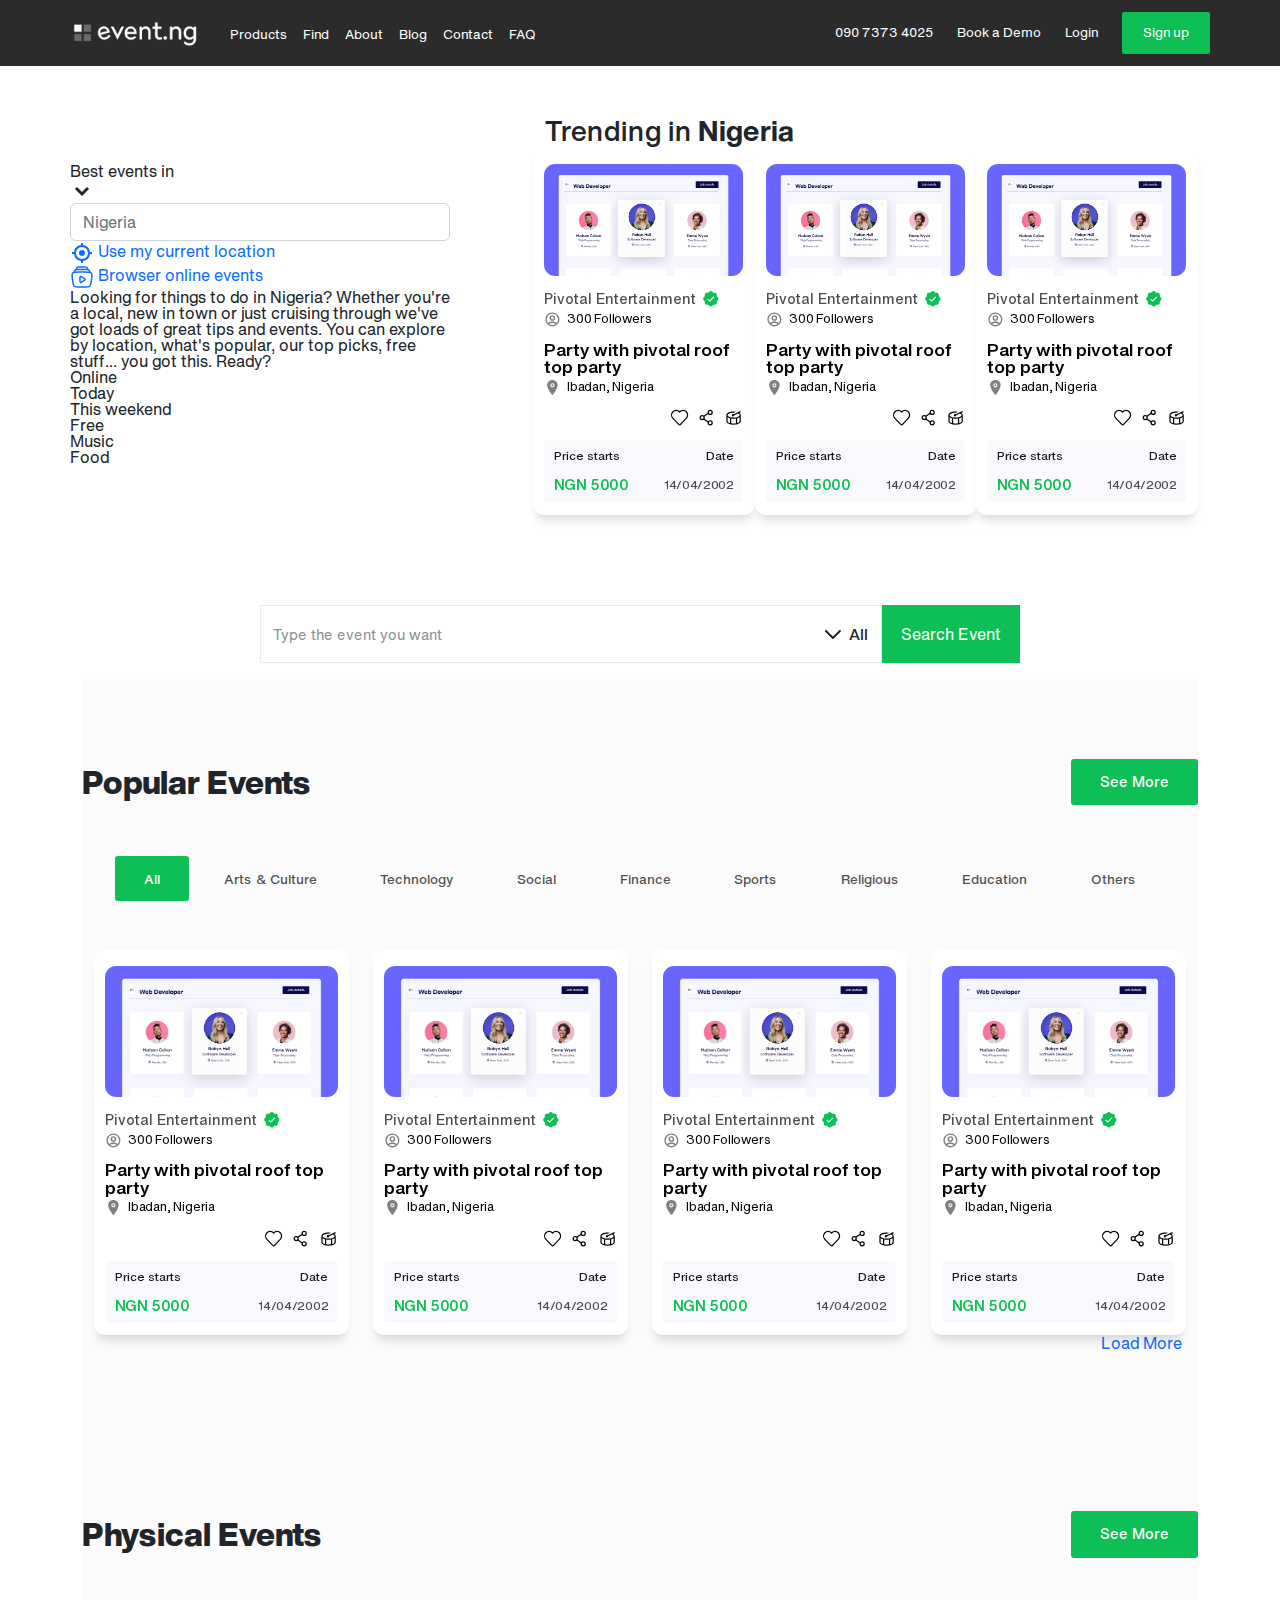
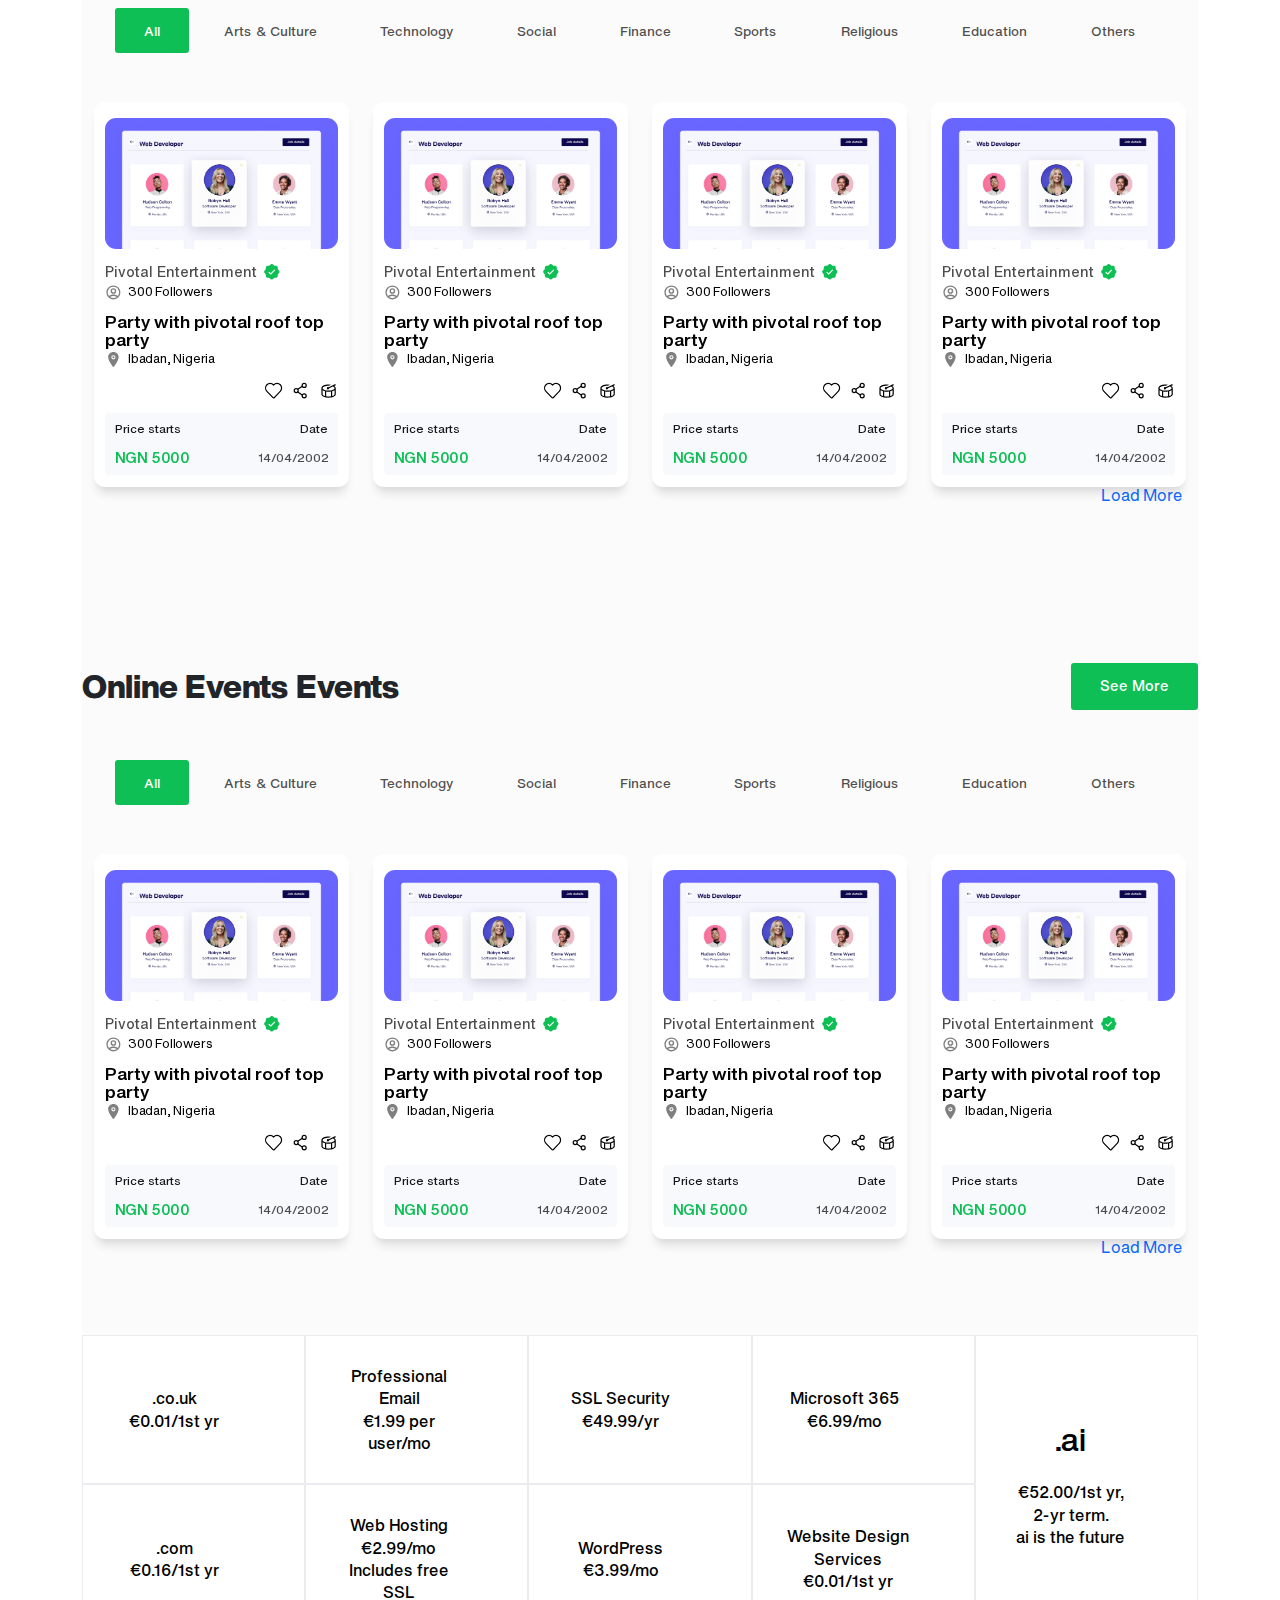
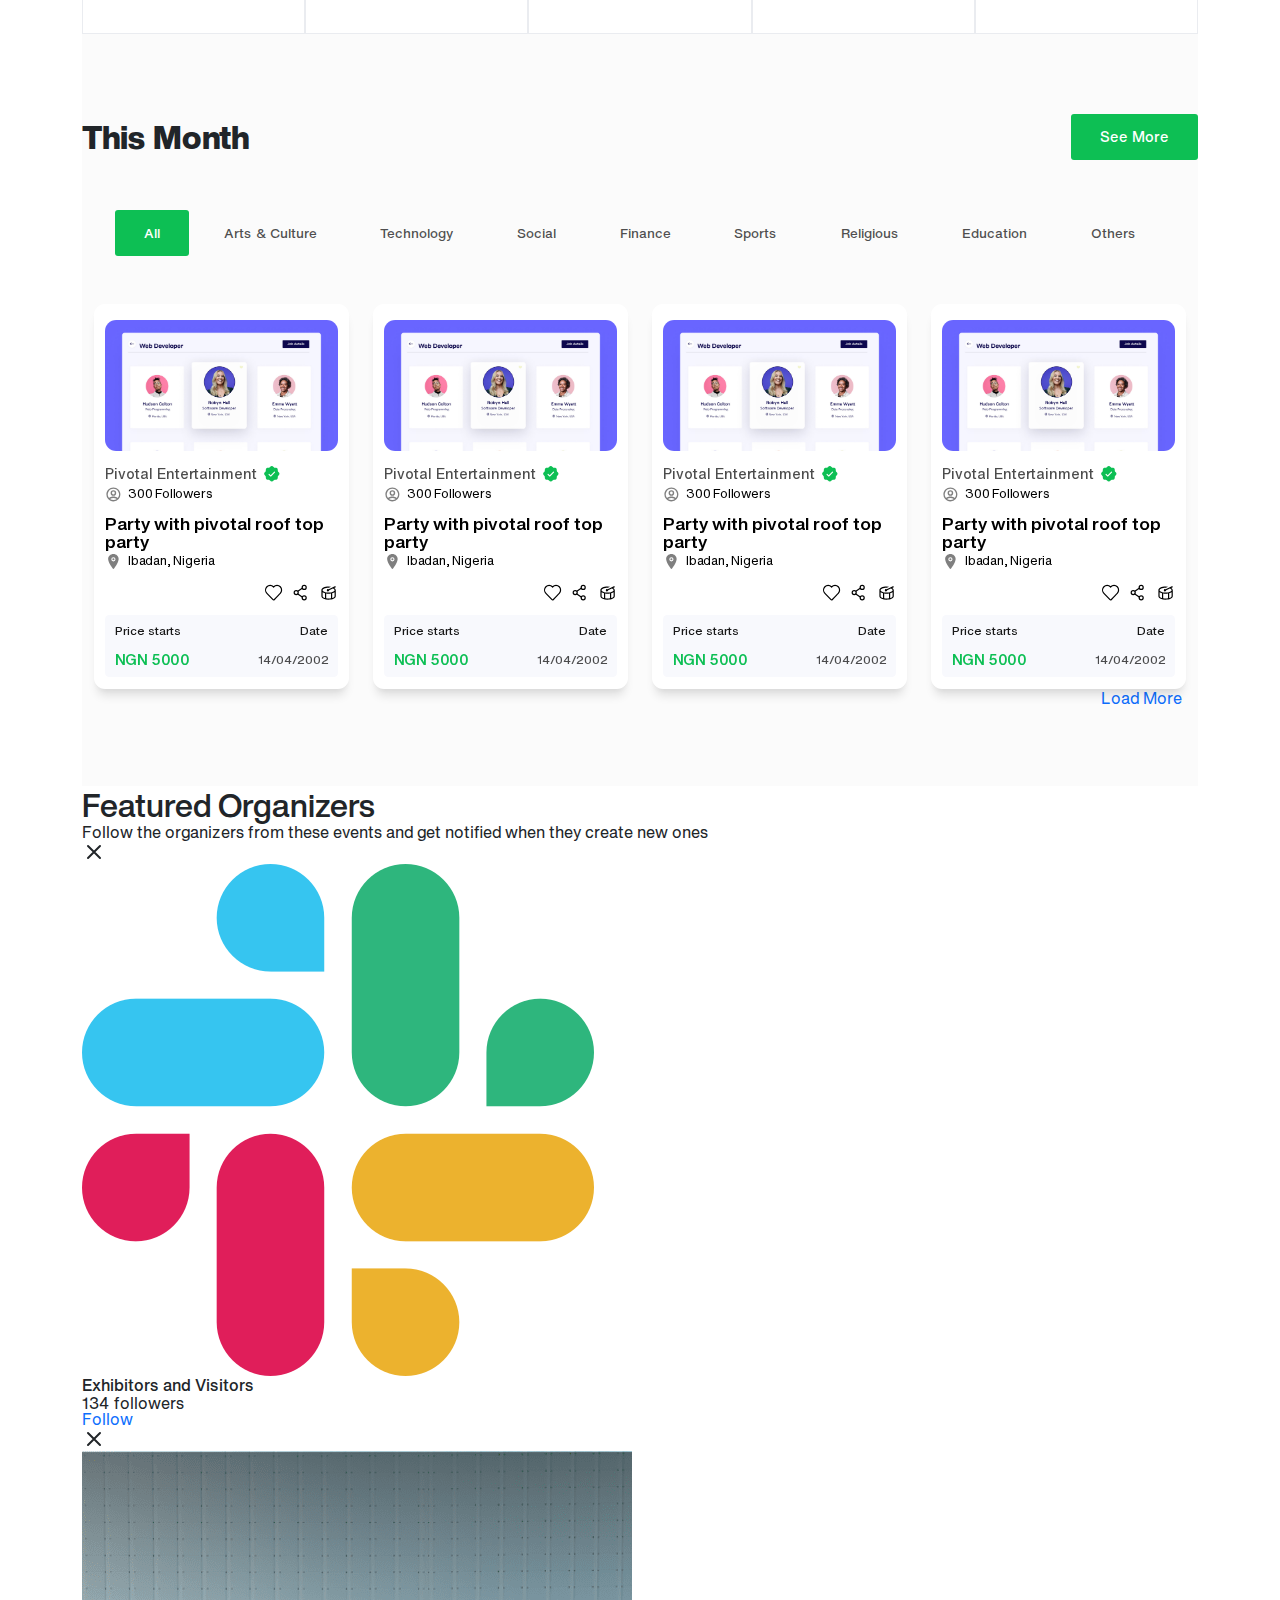
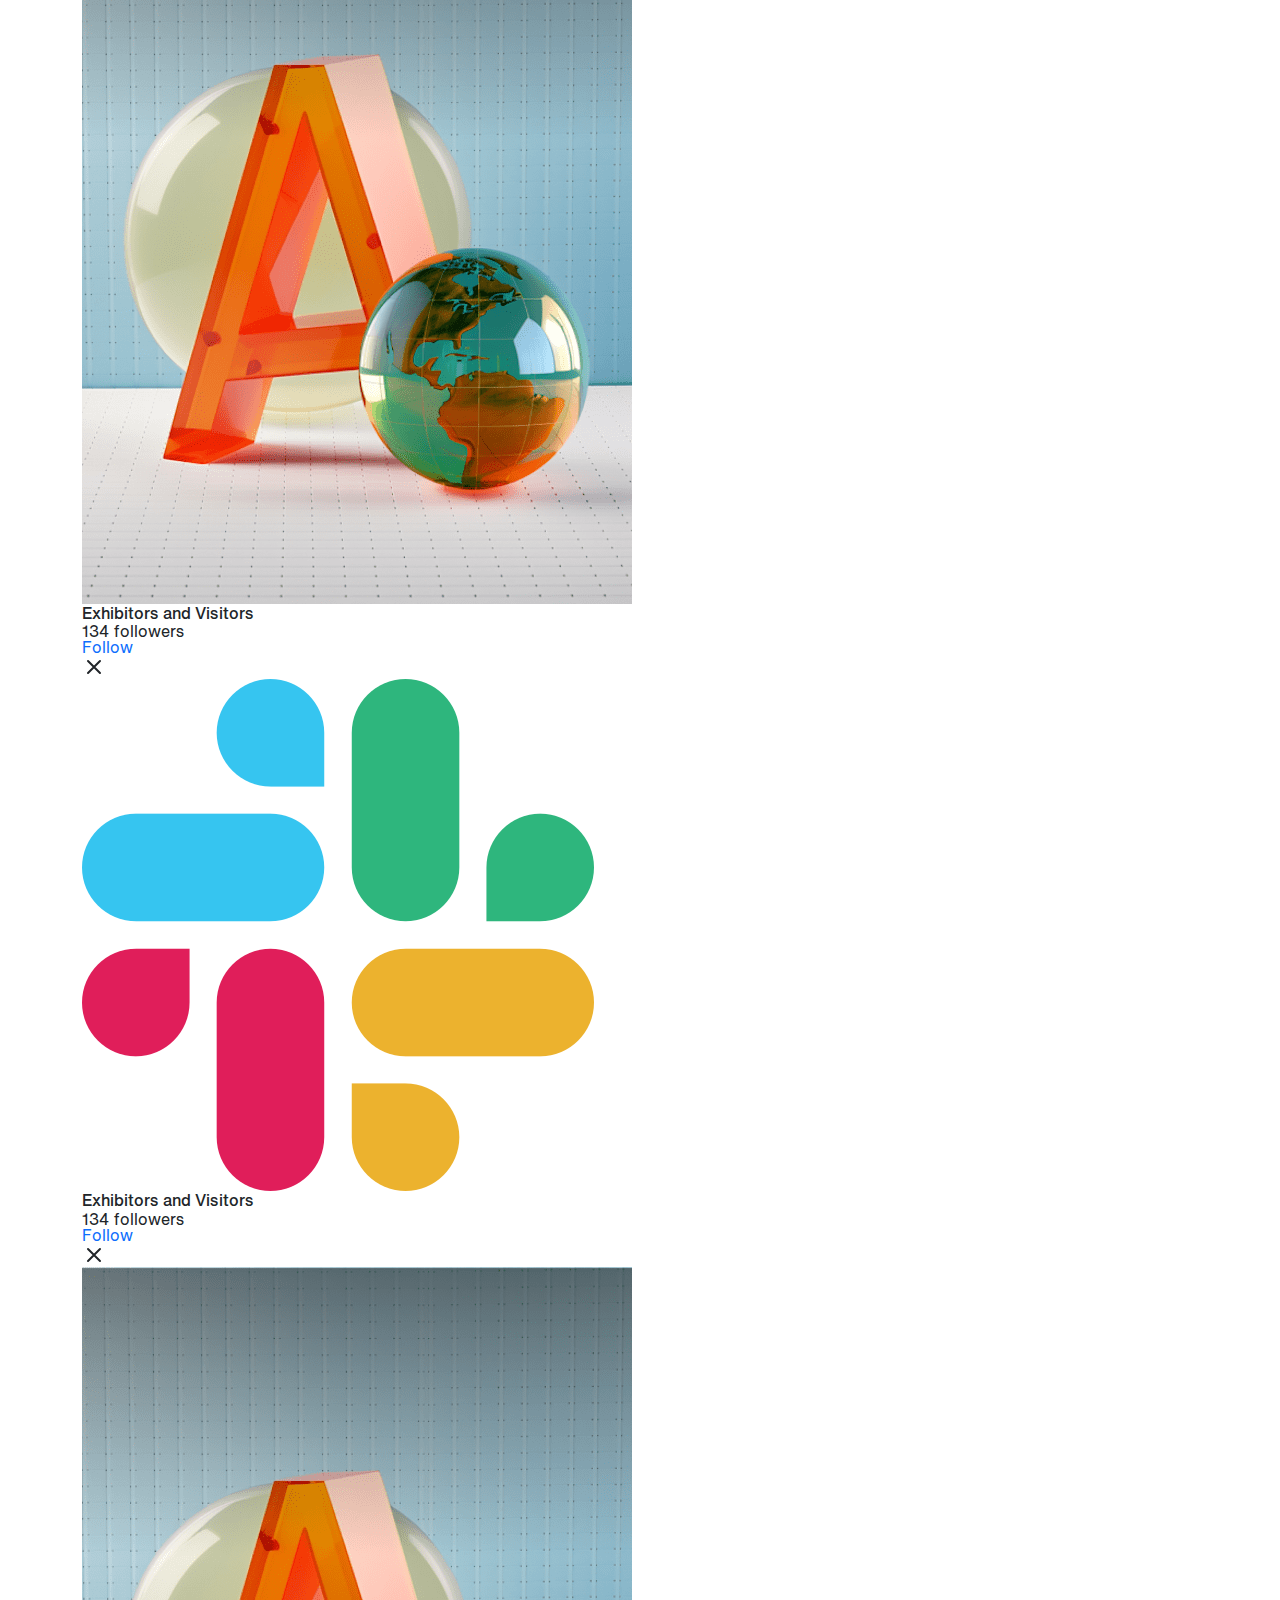
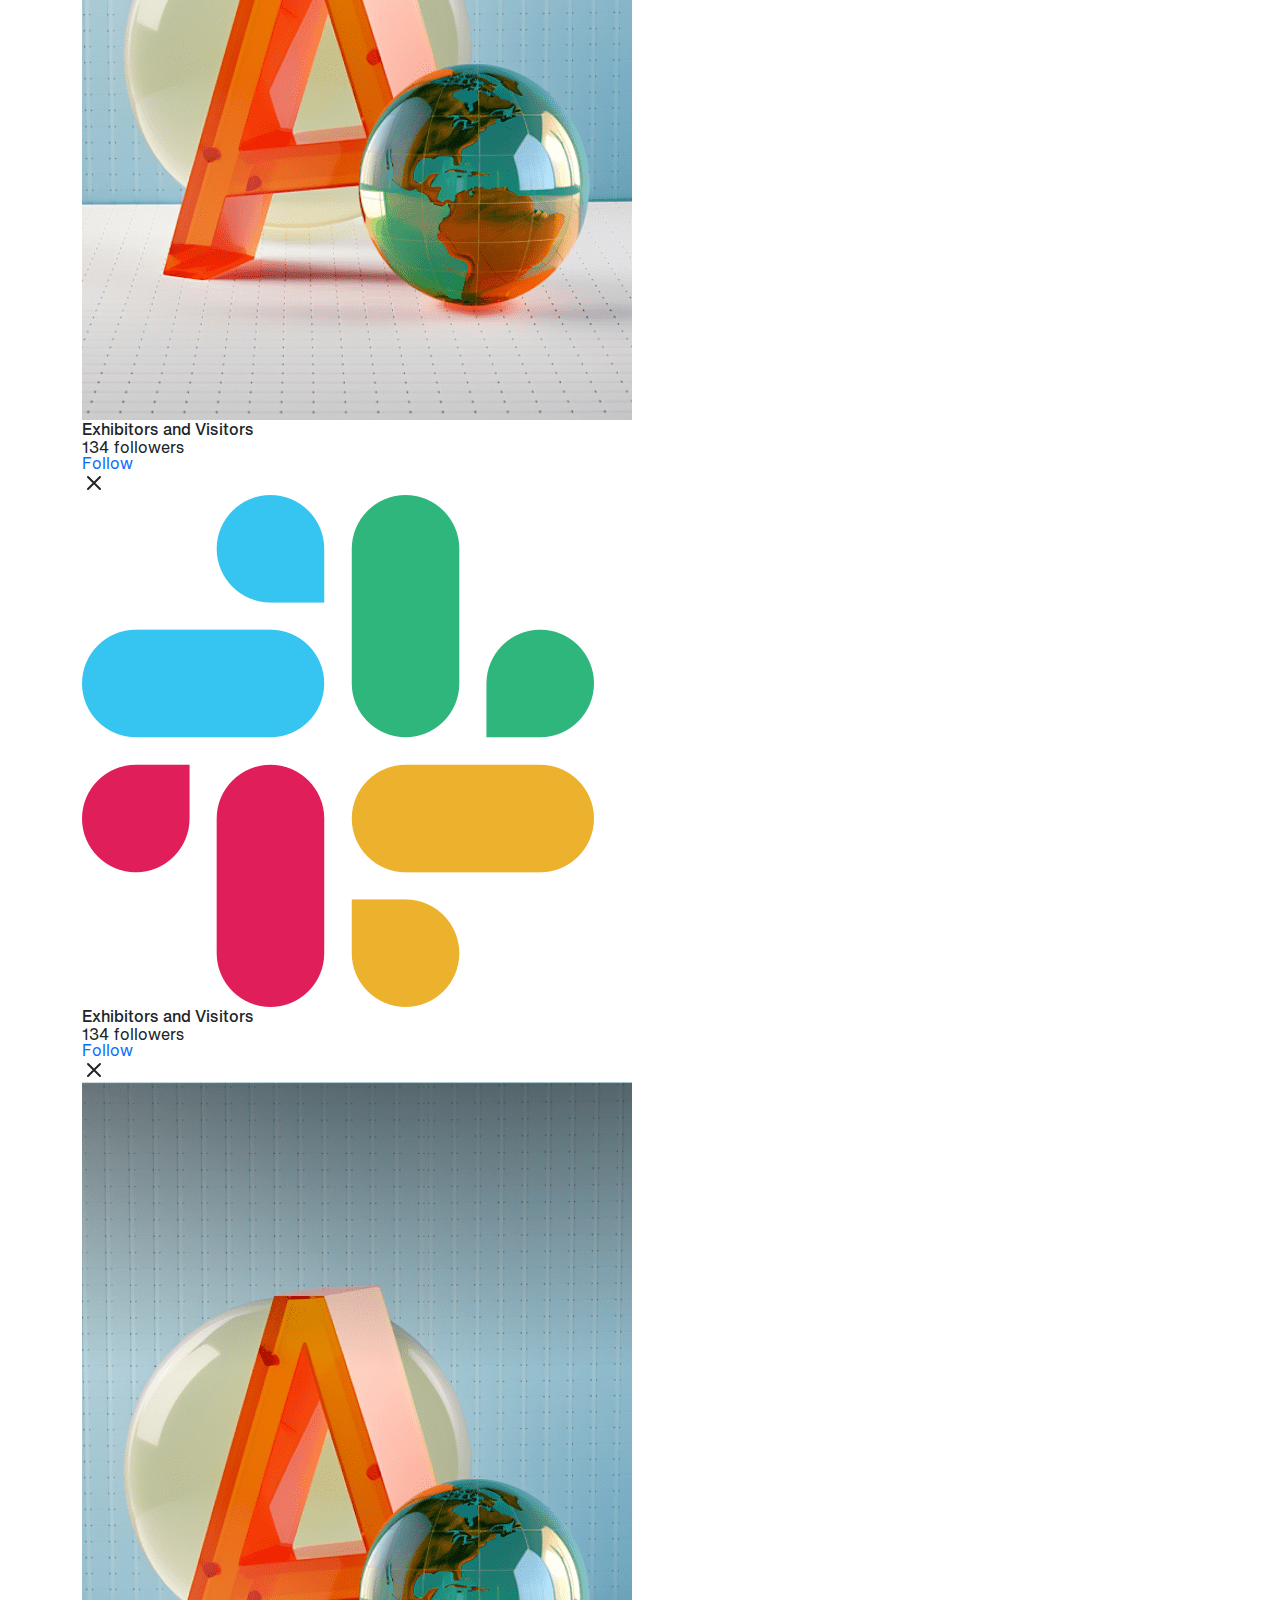
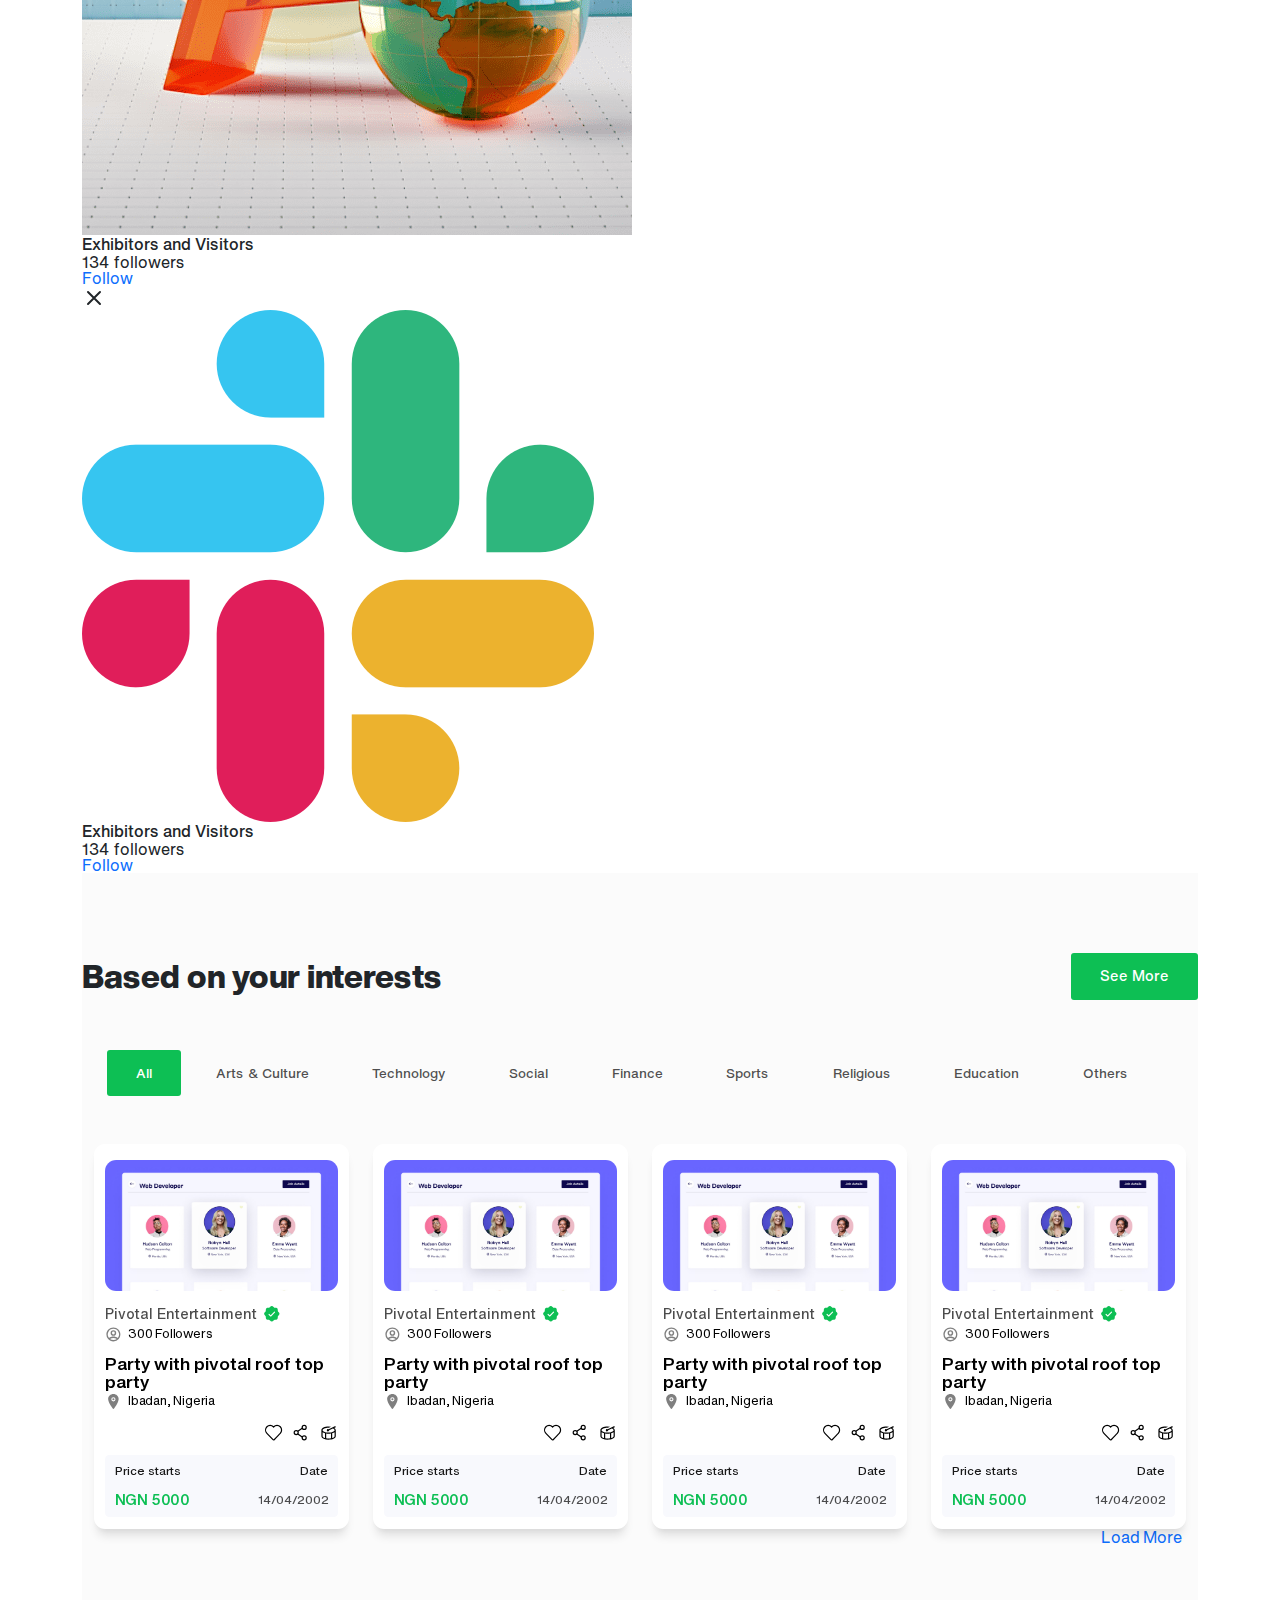
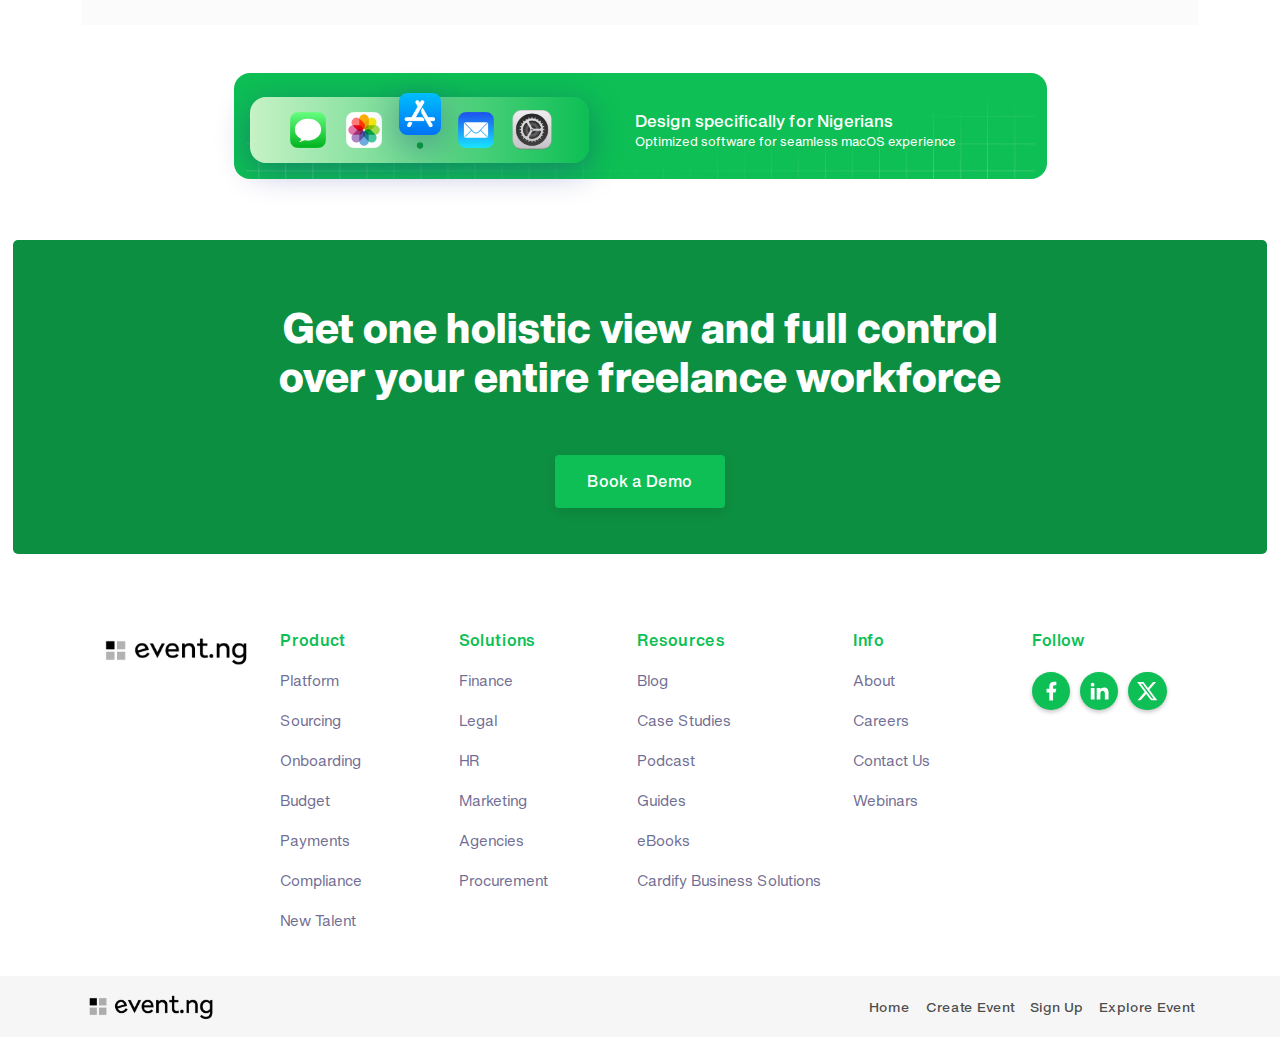
<file: see_all_events.html>
<!DOCTYPE html>
<html lang="en">
	<head>
		<meta charset="UTF-8" />
		<meta name="viewport" content="width=device-width, initial-scale=1.0" />
		<link rel="shortcut icon" href="./assets/image/cardify-favicon.png" type="image/x-icon" />
		<link rel="stylesheet" type="text/css" href="./assets/css/bootstrap.min.css" />
		<link rel="stylesheet" type="text/css" href="./assets/image/slick.css" />
		<link rel="stylesheet" type="text/css" href="./assets/css/header.css" />
		<link rel="stylesheet" type="text/css" href="./assets/css/index.css" />
		<link rel="stylesheet" type="text/css" href="./assets/css/footer.css" />
		<title>Event NG - Home</title>
	</head>
	<body>
		<!-- header @::start -->
		<header class="index">
			<div class="container-lg d-flex align-items-center h-100 p-0">
				<div class="row col-12 align-items-center justify-content-between m-0">
					<div class="col-5 col-md-6 p-0 d-flex align-items-center gap-3 gap-md-4">
						<button
							class="v-mobile-menu d-lg-none"
							type="button"
							data-bs-toggle="offcanvas"
							data-bs-target="#offcanvasExample"
							aria-controls="offcanvasExample">
							<svg xmlns="http://www.w3.org/2000/svg" width="24" height="24" viewBox="0 0 24 24">
								<g id="evaMenuFill0">
									<g id="evaMenuFill1">
										<g id="evaMenuFill2" fill="currentColor">
											<rect width="18" height="2" x="3" y="11" rx=".95" ry=".95" />
											<rect width="18" height="2" x="3" y="16" rx=".95" ry=".95" />
											<rect width="18" height="2" x="3" y="6" rx=".95" ry=".95" />
										</g>
									</g>
								</g>
							</svg>
						</button>
						<a href="/index.html">
							<div class="v-logo-image">
								<div class="lg-image">
									<img src="./assets/image/Logo Variant White.png" alt="" class="img-fluid" />
								</div>
							</div>
						</a>
						<ul class="d-lg-flex align-items-center v-left-links d-none">
							<li><a href="./see_all_events.html">Products</a></li>
							<li><a href="./search.html">Find</a></li>
							<li><a href="./about.html">About</a></li>
							<li><a href="./find_events.html">Blog</a></li>
							<li><a href="./contact.html">Contact</a></li>
							<li><a href="./find_events.html">FAQ</a></li>
						</ul>
					</div>
					<div class="col-5 col-sm-3 col-xl-5 p-0">
						<div class="d-flex align-items-center justify-content-end gap-2 justify-content-lg-end v-right-links gap-lg-4">
							<a href="./contact.html" class="v-phone" role="button">
								<span class="v-text d-none d-xl-inline"> 090 7373 4025 </span>
								<span class="d-xl-none">
									<svg xmlns="http://www.w3.org/2000/svg" width="24" height="24" viewBox="0 0 24 24">
										<path
											fill="none"
											stroke="currentColor"
											stroke-linecap="round"
											stroke-linejoin="round"
											stroke-width="2"
											d="M5 4h4l2 5l-2.5 1.5a11 11 0 0 0 5 5L15 13l5 2v4a2 2 0 0 1-2 2A16 16 0 0 1 3 6a2 2 0 0 1 2-2" />
									</svg>
								</span>
							</a>
							<a href="./find_new_talent.html" class="v-demo">
								<span class="v-text d-none d-xl-inline">Book a Demo</span>
								<span class="d-xl-none">
									<svg xmlns="http://www.w3.org/2000/svg" width="24" height="24" viewBox="0 0 24 24">
										<path
											fill="none"
											stroke="currentColor"
											stroke-linecap="round"
											stroke-linejoin="round"
											stroke-width="2"
											d="M8 3H6a2 2 0 0 0-2 2v14a2 2 0 0 0 2 2h6M8 3v9l3-3l3 3V3M8 3h6m0 0h4a2 2 0 0 1 2 2v7m-1 4v3m0 3v-3m0 0h3m-3 0h-3" />
									</svg>
								</span>
							</a>
							<a href="" class="v-user" data-bs-toggle="dropdown" aria-expanded="false">
								<span class="v-text d-none d-xl-inline"> Login </span>
								<span class="d-xl-none">
									<svg xmlns="http://www.w3.org/2000/svg" width="24" height="24" viewBox="0 0 24 24">
										<g fill="none" stroke="currentColor" stroke-width="1.5">
											<path stroke-linejoin="round" d="M4 18a4 4 0 0 1 4-4h8a4 4 0 0 1 4 4a2 2 0 0 1-2 2H6a2 2 0 0 1-2-2Z" />
											<circle cx="12" cy="7" r="3" />
										</g>
									</svg>
								</span>
							</a>
							<a href="./search.html" class="v-sign">
								<span class="v-text d-none d-md-inline"> Sign up </span>
								<span class="d-md-none">
									<svg xmlns="http://www.w3.org/2000/svg" width="24" height="24" viewBox="0 0 24 24">
										<g fill="none" stroke="currentColor" stroke-linecap="round" stroke-width="1.5">
											<path stroke-linejoin="round" d="M2.001 11.999h14m0 0l-3.5-3m3.5 3l-3.5 3" />
											<path
												d="M9.002 7c.012-2.175.109-3.353.877-4.121C10.758 2 12.172 2 15 2h1c2.829 0 4.243 0 5.122.879C22 3.757 22 5.172 22 8v8c0 2.828 0 4.243-.878 5.121C20.242 22 18.829 22 16 22h-1c-2.828 0-4.242 0-5.121-.879c-.768-.768-.865-1.946-.877-4.121" />
										</g>
									</svg>
								</span>
							</a>
						</div>
					</div>
				</div>
			</div>
		</header>
		<!-- header @::end -->
		<!-- main @::start -->
		<main>
			<div class="container-lg p-md-0">
				<section class="v-hero pt-5 pb-3">
					<div class="v-hero-top row col-12 m-0 align-items-stretch">
						<div class="row col-12 m-0 align-items-center justify-content-center justify-content-lg-between p-0 px-sm-2 px-md-3 px-lg-0 v-149qf">
							<div class="col-lg-4 p-0">
								<div class="v-content">
									<span class="v-pre"> Best events in </span>
									<form action="" class="v-location-form">
										<div class="v-element">
											<svg xmlns="http://www.w3.org/2000/svg" width="24" height="24" viewBox="0 0 24 24">
												<path fill="currentColor" d="M16.939 7.939L12 12.879l-4.939-4.94l-2.122 2.122L12 17.121l7.061-7.06z" />
											</svg>
											<div class="form-input">
												<input type="search" class="form-control" placeholder="Nigeria" />
												<div class="v-dropdown">
													<ul>
														<li>
															<a href="" class="v-dropdown-item">
																<svg xmlns="http://www.w3.org/2000/svg" width="24" height="24" viewBox="0 0 24 24">
																	<g id="feTarget0" fill="none" fill-rule="evenodd" stroke="none" stroke-width="1">
																		<g id="feTarget1" fill="currentColor" fill-rule="nonzero">
																			<path
																				id="feTarget2"
																				d="M19.938 13A8.004 8.004 0 0 1 13 19.938V22h-2v-2.062A8.004 8.004 0 0 1 4.062 13H2v-2h2.062A8.004 8.004 0 0 1 11 4.062V2h2v2.062A8.004 8.004 0 0 1 19.938 11H22v2h-2.062ZM12 18a6 6 0 1 0 0-12a6 6 0 0 0 0 12Zm0-3a3 3 0 1 0 0-6a3 3 0 0 0 0 6Z" />
																		</g>
																	</g>
																</svg>
																<span class="v-text">Use my current location</span>
															</a>
														</li>
														<li>
															<a href="" class="v-dropdown-item">
																<svg xmlns="http://www.w3.org/2000/svg" width="24" height="24" viewBox="0 0 24 24">
																	<g fill="none" stroke="currentColor" stroke-width="1.5">
																		<path
																			d="M19.562 7a2.132 2.132 0 0 0-2.1-2.5H6.538a2.132 2.132 0 0 0-2.1 2.5M17.5 4.5c.028-.26.043-.389.043-.496a2 2 0 0 0-1.787-1.993C15.65 2 15.52 2 15.26 2H8.74c-.26 0-.391 0-.497.011a2 2 0 0 0-1.787 1.993c0 .107.014.237.043.496m8.082 9.116c.559.346.559 1.242 0 1.588l-3.371 2.09c-.543.337-1.21-.1-1.21-.794v-4.18c0-.693.667-1.13 1.21-.794l3.371 2.09Z" />
																		<path
																			d="M2.384 13.793c-.447-3.164-.67-4.745.278-5.77C3.61 7 5.298 7 8.672 7h6.656c3.374 0 5.062 0 6.01 1.024c.947 1.024.724 2.605.278 5.769l-.422 3c-.35 2.48-.525 3.721-1.422 4.464c-.897.743-2.22.743-4.867.743h-5.81c-2.646 0-3.97 0-4.867-.743c-.897-.743-1.072-1.983-1.422-4.464l-.422-3Z" />
																	</g>
																</svg>
																<span class="v-text">Browser online events</span>
															</a>
														</li>
													</ul>
												</div>
											</div>
										</div>
									</form>
									<span class="v-subcontent">
										Looking for things to do in Nigeria? Whether you're a local, new in town or just cruising through we've got loads of great tips
										and events. You can explore by location, what's popular, our top picks, free stuff... you got this. Ready?
									</span>
									<ul class="v-tabs">
										<li><button type="button" class="v-pill-button active">Online</button></li>
										<li><button type="button" class="v-pill-button">Today</button></li>
										<li><button type="button" class="v-pill-button">This weekend</button></li>
										<li><button type="button" class="v-pill-button">Free</button></li>
										<li><button type="button" class="v-pill-button">Music</button></li>
										<li><button type="button" class="v-pill-button">Food</button></li>
									</ul>
								</div>
							</div>
							<div class="col-lg-7 p-0">
								<div class="v-cards-board v-card-grid-container">
									<div class="v-cards-board-title-container">
										<h3 class="v-title">Trending in <b class="v-green">Nigeria</b></h3>
									</div>
									<div class="v-card-grid-container-inner row col-12 align-items-stretch justify-content-between">
										<!-- each card @::start -->
										<div class="v-each-card col-12 col-sm-6 col-md-4 p-0">
											<a href="" class="v-each-card-inner">
												<div href="">
													<div class="v-image-container">
														<img src="./assets/image/tab-management.jpg" alt="" class="img-fluid" />
													</div>
												</div>
												<div class="v-card-body">
													<!-- each part @::start -->
													<div class="v-part v-part-one">
														<div class="v-part-inner">
															<span class="v-top">
																<h6 class="v-card-about">Pivotal Entertainment</h6>
																<svg xmlns="http://www.w3.org/2000/svg" width="256" height="256" viewBox="0 0 256 256">
																	<path
																		fill="currentColor"
																		d="M225.86 102.82c-3.77-3.94-7.67-8-9.14-11.57c-1.36-3.27-1.44-8.69-1.52-13.94c-.15-9.76-.31-20.82-8-28.51s-18.75-7.85-28.51-8c-5.25-.08-10.67-.16-13.94-1.52c-3.56-1.47-7.63-5.37-11.57-9.14C146.28 23.51 138.44 16 128 16s-18.27 7.51-25.18 14.14c-3.94 3.77-8 7.67-11.57 9.14c-3.25 1.36-8.69 1.44-13.94 1.52c-9.76.15-20.82.31-28.51 8s-7.8 18.75-8 28.51c-.08 5.25-.16 10.67-1.52 13.94c-1.47 3.56-5.37 7.63-9.14 11.57C23.51 109.72 16 117.56 16 128s7.51 18.27 14.14 25.18c3.77 3.94 7.67 8 9.14 11.57c1.36 3.27 1.44 8.69 1.52 13.94c.15 9.76.31 20.82 8 28.51s18.75 7.85 28.51 8c5.25.08 10.67.16 13.94 1.52c3.56 1.47 7.63 5.37 11.57 9.14c6.9 6.63 14.74 14.14 25.18 14.14s18.27-7.51 25.18-14.14c3.94-3.77 8-7.67 11.57-9.14c3.27-1.36 8.69-1.44 13.94-1.52c9.76-.15 20.82-.31 28.51-8s7.85-18.75 8-28.51c.08-5.25.16-10.67 1.52-13.94c1.47-3.56 5.37-7.63 9.14-11.57c6.63-6.9 14.14-14.74 14.14-25.18s-7.51-18.27-14.14-25.18Zm-52.2 6.84l-56 56a8 8 0 0 1-11.32 0l-24-24a8 8 0 0 1 11.32-11.32L112 148.69l50.34-50.35a8 8 0 0 1 11.32 11.32Z" />
																</svg>
															</span>
															<span class="v-bottom">
																<svg xmlns="http://www.w3.org/2000/svg" width="24" height="24" viewBox="0 0 24 24">
																	<g fill="none" fill-rule="evenodd">
																		<path
																			d="M24 0v24H0V0h24ZM12.594 23.258l-.012.002l-.071.035l-.02.004l-.014-.004l-.071-.036c-.01-.003-.019 0-.024.006l-.004.01l-.017.428l.005.02l.01.013l.104.074l.015.004l.012-.004l.104-.074l.012-.016l.004-.017l-.017-.427c-.002-.01-.009-.017-.016-.018Zm.264-.113l-.014.002l-.184.093l-.01.01l-.003.011l.018.43l.005.012l.008.008l.201.092c.012.004.023 0 .029-.008l.004-.014l-.034-.614c-.003-.012-.01-.02-.02-.022Zm-.715.002a.023.023 0 0 0-.027.006l-.006.014l-.034.614c0 .012.007.02.017.024l.015-.002l.201-.093l.01-.008l.003-.011l.018-.43l-.003-.012l-.01-.01l-.184-.092Z" />
																		<path
																			fill="currentColor"
																			d="M12 2c5.523 0 10 4.477 10 10a9.959 9.959 0 0 1-2.258 6.33l.02.022l-.132.112A9.978 9.978 0 0 1 12 22c-2.95 0-5.6-1.277-7.43-3.307l-.2-.23l-.132-.11l.02-.024A9.958 9.958 0 0 1 2 12C2 6.477 6.477 2 12 2Zm0 15c-1.86 0-3.541.592-4.793 1.405A7.965 7.965 0 0 0 12 20a7.965 7.965 0 0 0 4.793-1.595A8.897 8.897 0 0 0 12 17Zm0-13a8 8 0 0 0-6.258 12.984C7.363 15.821 9.575 15 12 15s4.637.821 6.258 1.984A8 8 0 0 0 12 4Zm0 2a4 4 0 1 1 0 8a4 4 0 0 1 0-8Zm0 2a2 2 0 1 0 0 4a2 2 0 0 0 0-4Z" />
																	</g>
																</svg>
																<span class="v-text">300 Followers</span>
															</span>
														</div>
													</div>
													<!-- each part @::end -->
													<!-- each part @::start -->
													<div class="v-part v-part-two">
														<div class="v-part-inner">
															<span class="v-top">
																<h4 class="v-card-title">Party with pivotal roof top party</h4>
															</span>
															<span class="v-bottom">
																<svg xmlns="http://www.w3.org/2000/svg" width="512" height="512" viewBox="0 0 512 512">
																	<circle cx="256" cy="192" r="32" fill="currentColor" />
																	<path
																		fill="currentColor"
																		d="M256 32c-88.22 0-160 68.65-160 153c0 40.17 18.31 93.59 54.42 158.78c29 52.34 62.55 99.67 80 123.22a31.75 31.75 0 0 0 51.22 0c17.42-23.55 51-70.88 80-123.22C397.69 278.61 416 225.19 416 185c0-84.35-71.78-153-160-153Zm0 224a64 64 0 1 1 64-64a64.07 64.07 0 0 1-64 64Z" />
																</svg>
																<span class="v-text">Ibadan, Nigeria</span>
															</span>
														</div>
													</div>
													<!-- each part @::end -->
													<!-- each part @::start -->
													<div class="v-part v-part-three">
														<ul class="v-icons-part">
															<li>
																<button type="button" class="v-icon">
																	<svg xmlns="http://www.w3.org/2000/svg" width="24" height="24" viewBox="0 0 24 24">
																		<path
																			fill="none"
																			stroke="currentColor"
																			stroke-linejoin="round"
																			stroke-width="1.5"
																			d="M22 8.862a5.95 5.95 0 0 1-1.654 4.13c-2.441 2.531-4.809 5.17-7.34 7.608c-.581.55-1.502.53-2.057-.045l-7.295-7.562c-2.205-2.286-2.205-5.976 0-8.261a5.58 5.58 0 0 1 8.08 0l.266.274l.265-.274A5.612 5.612 0 0 1 16.305 3c1.52 0 2.973.624 4.04 1.732A5.95 5.95 0 0 1 22 8.862Z" />
																	</svg>
																</button>
															</li>
															<li>
																<button type="button" class="v-icon">
																	<svg xmlns="http://www.w3.org/2000/svg" width="24" height="24" viewBox="0 0 24 24">
																		<g fill="none" stroke="currentColor" stroke-width="1.5">
																			<path d="M9 12a2.5 2.5 0 1 1-5 0a2.5 2.5 0 0 1 5 0Z" />
																			<path stroke-linecap="round" d="M14 6.5L9 10m5 7.5L9 14" />
																			<path d="M19 18.5a2.5 2.5 0 1 1-5 0a2.5 2.5 0 0 1 5 0Zm0-13a2.5 2.5 0 1 1-5 0a2.5 2.5 0 0 1 5 0Z" />
																		</g>
																	</svg>
																</button>
															</li>
															<li>
																<button type="button" class="v-icon">
																	<svg xmlns="http://www.w3.org/2000/svg" width="32" height="32" viewBox="0 0 32 32">
																		<path
																			fill="currentColor"
																			d="m27.188 5.094l-11.063 5.25A2.024 2.024 0 0 0 15 10a1.999 1.999 0 1 0 0 4c1.05 0 1.922-.813 2-1.844l6.063-2.875C24.878 10.047 26 11.047 26 12c0 1.887-4.277 4-10 4S6 13.887 6 12s4.277-4 10-4c.172 0 .328-.004.5 0l3.531-1.656A24.224 24.224 0 0 0 16 6C9.16 6 4 8.578 4 12v10c0 .988.445 1.895 1.125 2.625c.68.73 1.605 1.32 2.688 1.813C9.976 27.422 12.84 28 16 28c3.16 0 6.023-.578 8.188-1.563c1.082-.492 2.007-1.082 2.687-1.812C27.555 23.895 28 22.988 28 22V12c0-1.477-.977-2.79-2.625-3.813l2.656-1.28zM6 15.406c1.016.766 2.379 1.395 4 1.844v7.906c-.5-.156-.957-.34-1.375-.531c-.906-.414-1.598-.91-2.031-1.375C6.16 22.785 6 22.395 6 22zm20 0V22c0 .395-.16.785-.594 1.25c-.433.465-1.125.96-2.031 1.375c-.418.191-.875.375-1.375.531V17.25c1.621-.45 2.984-1.078 4-1.844zm-14 2.281A24.4 24.4 0 0 0 16 18a24.4 24.4 0 0 0 4-.313v7.938c-1.23.23-2.578.375-4 .375c-1.422 0-2.77-.145-4-.375z" />
																	</svg>
																</button>
															</li>
														</ul>
													</div>
													<!-- each part @::end -->
													<div href="" class="v-part v-part-four">
														<span class="v-title">
															<span class="v-price-title">Price starts</span>
															<span class="v-date-title">Date</span>
														</span>
														<div class="v-content">
															<span class="v-price">NGN 5000</span>
															<span class="v-date">14/04/2002</span>
														</div>
													</div>
												</div>
											</a>
										</div>
										<!-- each card @::end -->
										<!-- each card @::start -->
										<div class="v-each-card col-12 col-sm-6 col-md-4 p-0">
											<a href="" class="v-each-card-inner">
												<div href="">
													<div class="v-image-container">
														<img src="./assets/image/tab-management.jpg" alt="" class="img-fluid" />
													</div>
												</div>
												<div class="v-card-body">
													<!-- each part @::start -->
													<div class="v-part v-part-one">
														<div class="v-part-inner">
															<span class="v-top">
																<h6 class="v-card-about">Pivotal Entertainment</h6>
																<svg xmlns="http://www.w3.org/2000/svg" width="256" height="256" viewBox="0 0 256 256">
																	<path
																		fill="currentColor"
																		d="M225.86 102.82c-3.77-3.94-7.67-8-9.14-11.57c-1.36-3.27-1.44-8.69-1.52-13.94c-.15-9.76-.31-20.82-8-28.51s-18.75-7.85-28.51-8c-5.25-.08-10.67-.16-13.94-1.52c-3.56-1.47-7.63-5.37-11.57-9.14C146.28 23.51 138.44 16 128 16s-18.27 7.51-25.18 14.14c-3.94 3.77-8 7.67-11.57 9.14c-3.25 1.36-8.69 1.44-13.94 1.52c-9.76.15-20.82.31-28.51 8s-7.8 18.75-8 28.51c-.08 5.25-.16 10.67-1.52 13.94c-1.47 3.56-5.37 7.63-9.14 11.57C23.51 109.72 16 117.56 16 128s7.51 18.27 14.14 25.18c3.77 3.94 7.67 8 9.14 11.57c1.36 3.27 1.44 8.69 1.52 13.94c.15 9.76.31 20.82 8 28.51s18.75 7.85 28.51 8c5.25.08 10.67.16 13.94 1.52c3.56 1.47 7.63 5.37 11.57 9.14c6.9 6.63 14.74 14.14 25.18 14.14s18.27-7.51 25.18-14.14c3.94-3.77 8-7.67 11.57-9.14c3.27-1.36 8.69-1.44 13.94-1.52c9.76-.15 20.82-.31 28.51-8s7.85-18.75 8-28.51c.08-5.25.16-10.67 1.52-13.94c1.47-3.56 5.37-7.63 9.14-11.57c6.63-6.9 14.14-14.74 14.14-25.18s-7.51-18.27-14.14-25.18Zm-52.2 6.84l-56 56a8 8 0 0 1-11.32 0l-24-24a8 8 0 0 1 11.32-11.32L112 148.69l50.34-50.35a8 8 0 0 1 11.32 11.32Z" />
																</svg>
															</span>
															<span class="v-bottom">
																<svg xmlns="http://www.w3.org/2000/svg" width="24" height="24" viewBox="0 0 24 24">
																	<g fill="none" fill-rule="evenodd">
																		<path
																			d="M24 0v24H0V0h24ZM12.594 23.258l-.012.002l-.071.035l-.02.004l-.014-.004l-.071-.036c-.01-.003-.019 0-.024.006l-.004.01l-.017.428l.005.02l.01.013l.104.074l.015.004l.012-.004l.104-.074l.012-.016l.004-.017l-.017-.427c-.002-.01-.009-.017-.016-.018Zm.264-.113l-.014.002l-.184.093l-.01.01l-.003.011l.018.43l.005.012l.008.008l.201.092c.012.004.023 0 .029-.008l.004-.014l-.034-.614c-.003-.012-.01-.02-.02-.022Zm-.715.002a.023.023 0 0 0-.027.006l-.006.014l-.034.614c0 .012.007.02.017.024l.015-.002l.201-.093l.01-.008l.003-.011l.018-.43l-.003-.012l-.01-.01l-.184-.092Z" />
																		<path
																			fill="currentColor"
																			d="M12 2c5.523 0 10 4.477 10 10a9.959 9.959 0 0 1-2.258 6.33l.02.022l-.132.112A9.978 9.978 0 0 1 12 22c-2.95 0-5.6-1.277-7.43-3.307l-.2-.23l-.132-.11l.02-.024A9.958 9.958 0 0 1 2 12C2 6.477 6.477 2 12 2Zm0 15c-1.86 0-3.541.592-4.793 1.405A7.965 7.965 0 0 0 12 20a7.965 7.965 0 0 0 4.793-1.595A8.897 8.897 0 0 0 12 17Zm0-13a8 8 0 0 0-6.258 12.984C7.363 15.821 9.575 15 12 15s4.637.821 6.258 1.984A8 8 0 0 0 12 4Zm0 2a4 4 0 1 1 0 8a4 4 0 0 1 0-8Zm0 2a2 2 0 1 0 0 4a2 2 0 0 0 0-4Z" />
																	</g>
																</svg>
																<span class="v-text">300 Followers</span>
															</span>
														</div>
													</div>
													<!-- each part @::end -->
													<!-- each part @::start -->
													<div class="v-part v-part-two">
														<div class="v-part-inner">
															<span class="v-top">
																<h4 class="v-card-title">Party with pivotal roof top party</h4>
															</span>
															<span class="v-bottom">
																<svg xmlns="http://www.w3.org/2000/svg" width="512" height="512" viewBox="0 0 512 512">
																	<circle cx="256" cy="192" r="32" fill="currentColor" />
																	<path
																		fill="currentColor"
																		d="M256 32c-88.22 0-160 68.65-160 153c0 40.17 18.31 93.59 54.42 158.78c29 52.34 62.55 99.67 80 123.22a31.75 31.75 0 0 0 51.22 0c17.42-23.55 51-70.88 80-123.22C397.69 278.61 416 225.19 416 185c0-84.35-71.78-153-160-153Zm0 224a64 64 0 1 1 64-64a64.07 64.07 0 0 1-64 64Z" />
																</svg>
																<span class="v-text">Ibadan, Nigeria</span>
															</span>
														</div>
													</div>
													<!-- each part @::end -->
													<!-- each part @::start -->
													<div class="v-part v-part-three">
														<ul class="v-icons-part">
															<li>
																<button type="button" class="v-icon">
																	<svg xmlns="http://www.w3.org/2000/svg" width="24" height="24" viewBox="0 0 24 24">
																		<path
																			fill="none"
																			stroke="currentColor"
																			stroke-linejoin="round"
																			stroke-width="1.5"
																			d="M22 8.862a5.95 5.95 0 0 1-1.654 4.13c-2.441 2.531-4.809 5.17-7.34 7.608c-.581.55-1.502.53-2.057-.045l-7.295-7.562c-2.205-2.286-2.205-5.976 0-8.261a5.58 5.58 0 0 1 8.08 0l.266.274l.265-.274A5.612 5.612 0 0 1 16.305 3c1.52 0 2.973.624 4.04 1.732A5.95 5.95 0 0 1 22 8.862Z" />
																	</svg>
																</button>
															</li>
															<li>
																<button type="button" class="v-icon">
																	<svg xmlns="http://www.w3.org/2000/svg" width="24" height="24" viewBox="0 0 24 24">
																		<g fill="none" stroke="currentColor" stroke-width="1.5">
																			<path d="M9 12a2.5 2.5 0 1 1-5 0a2.5 2.5 0 0 1 5 0Z" />
																			<path stroke-linecap="round" d="M14 6.5L9 10m5 7.5L9 14" />
																			<path d="M19 18.5a2.5 2.5 0 1 1-5 0a2.5 2.5 0 0 1 5 0Zm0-13a2.5 2.5 0 1 1-5 0a2.5 2.5 0 0 1 5 0Z" />
																		</g>
																	</svg>
																</button>
															</li>
															<li>
																<button type="button" class="v-icon">
																	<svg xmlns="http://www.w3.org/2000/svg" width="32" height="32" viewBox="0 0 32 32">
																		<path
																			fill="currentColor"
																			d="m27.188 5.094l-11.063 5.25A2.024 2.024 0 0 0 15 10a1.999 1.999 0 1 0 0 4c1.05 0 1.922-.813 2-1.844l6.063-2.875C24.878 10.047 26 11.047 26 12c0 1.887-4.277 4-10 4S6 13.887 6 12s4.277-4 10-4c.172 0 .328-.004.5 0l3.531-1.656A24.224 24.224 0 0 0 16 6C9.16 6 4 8.578 4 12v10c0 .988.445 1.895 1.125 2.625c.68.73 1.605 1.32 2.688 1.813C9.976 27.422 12.84 28 16 28c3.16 0 6.023-.578 8.188-1.563c1.082-.492 2.007-1.082 2.687-1.812C27.555 23.895 28 22.988 28 22V12c0-1.477-.977-2.79-2.625-3.813l2.656-1.28zM6 15.406c1.016.766 2.379 1.395 4 1.844v7.906c-.5-.156-.957-.34-1.375-.531c-.906-.414-1.598-.91-2.031-1.375C6.16 22.785 6 22.395 6 22zm20 0V22c0 .395-.16.785-.594 1.25c-.433.465-1.125.96-2.031 1.375c-.418.191-.875.375-1.375.531V17.25c1.621-.45 2.984-1.078 4-1.844zm-14 2.281A24.4 24.4 0 0 0 16 18a24.4 24.4 0 0 0 4-.313v7.938c-1.23.23-2.578.375-4 .375c-1.422 0-2.77-.145-4-.375z" />
																	</svg>
																</button>
															</li>
														</ul>
													</div>
													<!-- each part @::end -->
													<div href="" class="v-part v-part-four">
														<span class="v-title">
															<span class="v-price-title">Price starts</span>
															<span class="v-date-title">Date</span>
														</span>
														<div class="v-content">
															<span class="v-price">NGN 5000</span>
															<span class="v-date">14/04/2002</span>
														</div>
													</div>
												</div>
											</a>
										</div>
										<!-- each card @::end -->
										<!-- each card @::start -->
										<div class="v-each-card col-12 col-sm-6 col-md-4 p-0">
											<a href="" class="v-each-card-inner">
												<div href="">
													<div class="v-image-container">
														<img src="./assets/image/tab-management.jpg" alt="" class="img-fluid" />
													</div>
												</div>
												<div class="v-card-body">
													<!-- each part @::start -->
													<div class="v-part v-part-one">
														<div class="v-part-inner">
															<span class="v-top">
																<h6 class="v-card-about">Pivotal Entertainment</h6>
																<svg xmlns="http://www.w3.org/2000/svg" width="256" height="256" viewBox="0 0 256 256">
																	<path
																		fill="currentColor"
																		d="M225.86 102.82c-3.77-3.94-7.67-8-9.14-11.57c-1.36-3.27-1.44-8.69-1.52-13.94c-.15-9.76-.31-20.82-8-28.51s-18.75-7.85-28.51-8c-5.25-.08-10.67-.16-13.94-1.52c-3.56-1.47-7.63-5.37-11.57-9.14C146.28 23.51 138.44 16 128 16s-18.27 7.51-25.18 14.14c-3.94 3.77-8 7.67-11.57 9.14c-3.25 1.36-8.69 1.44-13.94 1.52c-9.76.15-20.82.31-28.51 8s-7.8 18.75-8 28.51c-.08 5.25-.16 10.67-1.52 13.94c-1.47 3.56-5.37 7.63-9.14 11.57C23.51 109.72 16 117.56 16 128s7.51 18.27 14.14 25.18c3.77 3.94 7.67 8 9.14 11.57c1.36 3.27 1.44 8.69 1.52 13.94c.15 9.76.31 20.82 8 28.51s18.75 7.85 28.51 8c5.25.08 10.67.16 13.94 1.52c3.56 1.47 7.63 5.37 11.57 9.14c6.9 6.63 14.74 14.14 25.18 14.14s18.27-7.51 25.18-14.14c3.94-3.77 8-7.67 11.57-9.14c3.27-1.36 8.69-1.44 13.94-1.52c9.76-.15 20.82-.31 28.51-8s7.85-18.75 8-28.51c.08-5.25.16-10.67 1.52-13.94c1.47-3.56 5.37-7.63 9.14-11.57c6.63-6.9 14.14-14.74 14.14-25.18s-7.51-18.27-14.14-25.18Zm-52.2 6.84l-56 56a8 8 0 0 1-11.32 0l-24-24a8 8 0 0 1 11.32-11.32L112 148.69l50.34-50.35a8 8 0 0 1 11.32 11.32Z" />
																</svg>
															</span>
															<span class="v-bottom">
																<svg xmlns="http://www.w3.org/2000/svg" width="24" height="24" viewBox="0 0 24 24">
																	<g fill="none" fill-rule="evenodd">
																		<path
																			d="M24 0v24H0V0h24ZM12.594 23.258l-.012.002l-.071.035l-.02.004l-.014-.004l-.071-.036c-.01-.003-.019 0-.024.006l-.004.01l-.017.428l.005.02l.01.013l.104.074l.015.004l.012-.004l.104-.074l.012-.016l.004-.017l-.017-.427c-.002-.01-.009-.017-.016-.018Zm.264-.113l-.014.002l-.184.093l-.01.01l-.003.011l.018.43l.005.012l.008.008l.201.092c.012.004.023 0 .029-.008l.004-.014l-.034-.614c-.003-.012-.01-.02-.02-.022Zm-.715.002a.023.023 0 0 0-.027.006l-.006.014l-.034.614c0 .012.007.02.017.024l.015-.002l.201-.093l.01-.008l.003-.011l.018-.43l-.003-.012l-.01-.01l-.184-.092Z" />
																		<path
																			fill="currentColor"
																			d="M12 2c5.523 0 10 4.477 10 10a9.959 9.959 0 0 1-2.258 6.33l.02.022l-.132.112A9.978 9.978 0 0 1 12 22c-2.95 0-5.6-1.277-7.43-3.307l-.2-.23l-.132-.11l.02-.024A9.958 9.958 0 0 1 2 12C2 6.477 6.477 2 12 2Zm0 15c-1.86 0-3.541.592-4.793 1.405A7.965 7.965 0 0 0 12 20a7.965 7.965 0 0 0 4.793-1.595A8.897 8.897 0 0 0 12 17Zm0-13a8 8 0 0 0-6.258 12.984C7.363 15.821 9.575 15 12 15s4.637.821 6.258 1.984A8 8 0 0 0 12 4Zm0 2a4 4 0 1 1 0 8a4 4 0 0 1 0-8Zm0 2a2 2 0 1 0 0 4a2 2 0 0 0 0-4Z" />
																	</g>
																</svg>
																<span class="v-text">300 Followers</span>
															</span>
														</div>
													</div>
													<!-- each part @::end -->
													<!-- each part @::start -->
													<div class="v-part v-part-two">
														<div class="v-part-inner">
															<span class="v-top">
																<h4 class="v-card-title">Party with pivotal roof top party</h4>
															</span>
															<span class="v-bottom">
																<svg xmlns="http://www.w3.org/2000/svg" width="512" height="512" viewBox="0 0 512 512">
																	<circle cx="256" cy="192" r="32" fill="currentColor" />
																	<path
																		fill="currentColor"
																		d="M256 32c-88.22 0-160 68.65-160 153c0 40.17 18.31 93.59 54.42 158.78c29 52.34 62.55 99.67 80 123.22a31.75 31.75 0 0 0 51.22 0c17.42-23.55 51-70.88 80-123.22C397.69 278.61 416 225.19 416 185c0-84.35-71.78-153-160-153Zm0 224a64 64 0 1 1 64-64a64.07 64.07 0 0 1-64 64Z" />
																</svg>
																<span class="v-text">Ibadan, Nigeria</span>
															</span>
														</div>
													</div>
													<!-- each part @::end -->
													<!-- each part @::start -->
													<div class="v-part v-part-three">
														<ul class="v-icons-part">
															<li>
																<button type="button" class="v-icon">
																	<svg xmlns="http://www.w3.org/2000/svg" width="24" height="24" viewBox="0 0 24 24">
																		<path
																			fill="none"
																			stroke="currentColor"
																			stroke-linejoin="round"
																			stroke-width="1.5"
																			d="M22 8.862a5.95 5.95 0 0 1-1.654 4.13c-2.441 2.531-4.809 5.17-7.34 7.608c-.581.55-1.502.53-2.057-.045l-7.295-7.562c-2.205-2.286-2.205-5.976 0-8.261a5.58 5.58 0 0 1 8.08 0l.266.274l.265-.274A5.612 5.612 0 0 1 16.305 3c1.52 0 2.973.624 4.04 1.732A5.95 5.95 0 0 1 22 8.862Z" />
																	</svg>
																</button>
															</li>
															<li>
																<button type="button" class="v-icon">
																	<svg xmlns="http://www.w3.org/2000/svg" width="24" height="24" viewBox="0 0 24 24">
																		<g fill="none" stroke="currentColor" stroke-width="1.5">
																			<path d="M9 12a2.5 2.5 0 1 1-5 0a2.5 2.5 0 0 1 5 0Z" />
																			<path stroke-linecap="round" d="M14 6.5L9 10m5 7.5L9 14" />
																			<path d="M19 18.5a2.5 2.5 0 1 1-5 0a2.5 2.5 0 0 1 5 0Zm0-13a2.5 2.5 0 1 1-5 0a2.5 2.5 0 0 1 5 0Z" />
																		</g>
																	</svg>
																</button>
															</li>
															<li>
																<button type="button" class="v-icon">
																	<svg xmlns="http://www.w3.org/2000/svg" width="32" height="32" viewBox="0 0 32 32">
																		<path
																			fill="currentColor"
																			d="m27.188 5.094l-11.063 5.25A2.024 2.024 0 0 0 15 10a1.999 1.999 0 1 0 0 4c1.05 0 1.922-.813 2-1.844l6.063-2.875C24.878 10.047 26 11.047 26 12c0 1.887-4.277 4-10 4S6 13.887 6 12s4.277-4 10-4c.172 0 .328-.004.5 0l3.531-1.656A24.224 24.224 0 0 0 16 6C9.16 6 4 8.578 4 12v10c0 .988.445 1.895 1.125 2.625c.68.73 1.605 1.32 2.688 1.813C9.976 27.422 12.84 28 16 28c3.16 0 6.023-.578 8.188-1.563c1.082-.492 2.007-1.082 2.687-1.812C27.555 23.895 28 22.988 28 22V12c0-1.477-.977-2.79-2.625-3.813l2.656-1.28zM6 15.406c1.016.766 2.379 1.395 4 1.844v7.906c-.5-.156-.957-.34-1.375-.531c-.906-.414-1.598-.91-2.031-1.375C6.16 22.785 6 22.395 6 22zm20 0V22c0 .395-.16.785-.594 1.25c-.433.465-1.125.96-2.031 1.375c-.418.191-.875.375-1.375.531V17.25c1.621-.45 2.984-1.078 4-1.844zm-14 2.281A24.4 24.4 0 0 0 16 18a24.4 24.4 0 0 0 4-.313v7.938c-1.23.23-2.578.375-4 .375c-1.422 0-2.77-.145-4-.375z" />
																	</svg>
																</button>
															</li>
														</ul>
													</div>
													<!-- each part @::end -->
													<div href="" class="v-part v-part-four">
														<span class="v-title">
															<span class="v-price-title">Price starts</span>
															<span class="v-date-title">Date</span>
														</span>
														<div class="v-content">
															<span class="v-price">NGN 5000</span>
															<span class="v-date">14/04/2002</span>
														</div>
													</div>
												</div>
											</a>
										</div>
										<!-- each card @::end -->
									</div>
								</div>
							</div>
						</div>
						<div class="p-0 col-md-10 col-lg-8 mx-auto">
							<form action="" id="v-search-event" class="d-flex align-items-stretch mt-5 pt-4">
								<div class="form-input flex-grow-1 position-relative">
									<input type="search" class="form-control" id="" placeholder="Type the event you want" />
									<div class="dropdown">
										<button class="v-dropdown" type="button" data-bs-toggle="dropdown" aria-expanded="false">
											<svg xmlns="http://www.w3.org/2000/svg" width="24" height="24" viewBox="0 0 24 24">
												<path fill="none" stroke="currentColor" stroke-linecap="round" stroke-linejoin="round" stroke-width="2" d="m19 9l-7 7l-7-7" />
											</svg>
											<span class="v-text">All</span>
										</button>
										<ul class="dropdown-menu">
											<li><a class="dropdown-item" href="#">Action</a></li>
											<li><a class="dropdown-item" href="#">Another action</a></li>
											<li><a class="dropdown-item" href="#">Something else here</a></li>
										</ul>
									</div>
								</div>
								<button type="submit" class="v-submit-btn">Search Event</button>
							</form>
						</div>
					</div>
				</section>
			</div>

			<div class="container-lg">
				<div class="v-events-around">
					<div>
						<div class="px-lg-0 v-top-container d-flex align-items-center justify-content-between">
							<h2 class="v-title">Popular Events</h2>
							<a href="">See More</a>
						</div>
						<div class="v-bottom-container">
							<ul class="v-top-links d-flex align-items-center justify-content-xl-center my-5 mx-0">
								<li><a href="" class="active">All</a></li>
								<li><a href="">Arts & Culture</a></li>
								<li><a href="">Technology</a></li>
								<li><a href="">Social</a></li>
								<li><a href="">Finance</a></li>
								<li><a href="">Sports</a></li>
								<li><a href="">Religious</a></li>
								<li><a href="">Education</a></li>
								<li><a href="">Others</a></li>
							</ul>
							<div class="v-card-grid-container">
								<div class="v-card-grid-container-inner row col-12 m-0 align-items-stretch">
									<!-- each card @::start -->
									<div class="v-each-card col-12 col-sm-6 col-md-4 col-xl-3">
										<a href="" class="v-each-card-inner">
											<div href="">
												<div class="v-image-container">
													<img src="./assets/image/tab-management.jpg" alt="" class="img-fluid" />
												</div>
											</div>
											<div class="v-card-body">
												<!-- each part @::start -->
												<div class="v-part v-part-one">
													<div class="v-part-inner">
														<span class="v-top">
															<h6 class="v-card-about">Pivotal Entertainment</h6>
															<svg xmlns="http://www.w3.org/2000/svg" width="256" height="256" viewBox="0 0 256 256">
																<path
																	fill="currentColor"
																	d="M225.86 102.82c-3.77-3.94-7.67-8-9.14-11.57c-1.36-3.27-1.44-8.69-1.52-13.94c-.15-9.76-.31-20.82-8-28.51s-18.75-7.85-28.51-8c-5.25-.08-10.67-.16-13.94-1.52c-3.56-1.47-7.63-5.37-11.57-9.14C146.28 23.51 138.44 16 128 16s-18.27 7.51-25.18 14.14c-3.94 3.77-8 7.67-11.57 9.14c-3.25 1.36-8.69 1.44-13.94 1.52c-9.76.15-20.82.31-28.51 8s-7.8 18.75-8 28.51c-.08 5.25-.16 10.67-1.52 13.94c-1.47 3.56-5.37 7.63-9.14 11.57C23.51 109.72 16 117.56 16 128s7.51 18.27 14.14 25.18c3.77 3.94 7.67 8 9.14 11.57c1.36 3.27 1.44 8.69 1.52 13.94c.15 9.76.31 20.82 8 28.51s18.75 7.85 28.51 8c5.25.08 10.67.16 13.94 1.52c3.56 1.47 7.63 5.37 11.57 9.14c6.9 6.63 14.74 14.14 25.18 14.14s18.27-7.51 25.18-14.14c3.94-3.77 8-7.67 11.57-9.14c3.27-1.36 8.69-1.44 13.94-1.52c9.76-.15 20.82-.31 28.51-8s7.85-18.75 8-28.51c.08-5.25.16-10.67 1.52-13.94c1.47-3.56 5.37-7.63 9.14-11.57c6.63-6.9 14.14-14.74 14.14-25.18s-7.51-18.27-14.14-25.18Zm-52.2 6.84l-56 56a8 8 0 0 1-11.32 0l-24-24a8 8 0 0 1 11.32-11.32L112 148.69l50.34-50.35a8 8 0 0 1 11.32 11.32Z" />
															</svg>
														</span>
														<span class="v-bottom">
															<svg xmlns="http://www.w3.org/2000/svg" width="24" height="24" viewBox="0 0 24 24">
																<g fill="none" fill-rule="evenodd">
																	<path
																		d="M24 0v24H0V0h24ZM12.594 23.258l-.012.002l-.071.035l-.02.004l-.014-.004l-.071-.036c-.01-.003-.019 0-.024.006l-.004.01l-.017.428l.005.02l.01.013l.104.074l.015.004l.012-.004l.104-.074l.012-.016l.004-.017l-.017-.427c-.002-.01-.009-.017-.016-.018Zm.264-.113l-.014.002l-.184.093l-.01.01l-.003.011l.018.43l.005.012l.008.008l.201.092c.012.004.023 0 .029-.008l.004-.014l-.034-.614c-.003-.012-.01-.02-.02-.022Zm-.715.002a.023.023 0 0 0-.027.006l-.006.014l-.034.614c0 .012.007.02.017.024l.015-.002l.201-.093l.01-.008l.003-.011l.018-.43l-.003-.012l-.01-.01l-.184-.092Z" />
																	<path
																		fill="currentColor"
																		d="M12 2c5.523 0 10 4.477 10 10a9.959 9.959 0 0 1-2.258 6.33l.02.022l-.132.112A9.978 9.978 0 0 1 12 22c-2.95 0-5.6-1.277-7.43-3.307l-.2-.23l-.132-.11l.02-.024A9.958 9.958 0 0 1 2 12C2 6.477 6.477 2 12 2Zm0 15c-1.86 0-3.541.592-4.793 1.405A7.965 7.965 0 0 0 12 20a7.965 7.965 0 0 0 4.793-1.595A8.897 8.897 0 0 0 12 17Zm0-13a8 8 0 0 0-6.258 12.984C7.363 15.821 9.575 15 12 15s4.637.821 6.258 1.984A8 8 0 0 0 12 4Zm0 2a4 4 0 1 1 0 8a4 4 0 0 1 0-8Zm0 2a2 2 0 1 0 0 4a2 2 0 0 0 0-4Z" />
																</g>
															</svg>
															<span class="v-text">300 Followers</span>
														</span>
													</div>
												</div>
												<!-- each part @::end -->
												<!-- each part @::start -->
												<div class="v-part v-part-two">
													<div class="v-part-inner">
														<span class="v-top">
															<h4 class="v-card-title">Party with pivotal roof top party</h4>
														</span>
														<span class="v-bottom">
															<svg xmlns="http://www.w3.org/2000/svg" width="512" height="512" viewBox="0 0 512 512">
																<circle cx="256" cy="192" r="32" fill="currentColor" />
																<path
																	fill="currentColor"
																	d="M256 32c-88.22 0-160 68.65-160 153c0 40.17 18.31 93.59 54.42 158.78c29 52.34 62.55 99.67 80 123.22a31.75 31.75 0 0 0 51.22 0c17.42-23.55 51-70.88 80-123.22C397.69 278.61 416 225.19 416 185c0-84.35-71.78-153-160-153Zm0 224a64 64 0 1 1 64-64a64.07 64.07 0 0 1-64 64Z" />
															</svg>
															<span class="v-text">Ibadan, Nigeria</span>
														</span>
													</div>
												</div>
												<!-- each part @::end -->
												<!-- each part @::start -->
												<div class="v-part v-part-three">
													<ul class="v-icons-part">
														<li>
															<button type="button" class="v-icon">
																<svg xmlns="http://www.w3.org/2000/svg" width="24" height="24" viewBox="0 0 24 24">
																	<path
																		fill="none"
																		stroke="currentColor"
																		stroke-linejoin="round"
																		stroke-width="1.5"
																		d="M22 8.862a5.95 5.95 0 0 1-1.654 4.13c-2.441 2.531-4.809 5.17-7.34 7.608c-.581.55-1.502.53-2.057-.045l-7.295-7.562c-2.205-2.286-2.205-5.976 0-8.261a5.58 5.58 0 0 1 8.08 0l.266.274l.265-.274A5.612 5.612 0 0 1 16.305 3c1.52 0 2.973.624 4.04 1.732A5.95 5.95 0 0 1 22 8.862Z" />
																</svg>
															</button>
														</li>
														<li>
															<button type="button" class="v-icon">
																<svg xmlns="http://www.w3.org/2000/svg" width="24" height="24" viewBox="0 0 24 24">
																	<g fill="none" stroke="currentColor" stroke-width="1.5">
																		<path d="M9 12a2.5 2.5 0 1 1-5 0a2.5 2.5 0 0 1 5 0Z" />
																		<path stroke-linecap="round" d="M14 6.5L9 10m5 7.5L9 14" />
																		<path d="M19 18.5a2.5 2.5 0 1 1-5 0a2.5 2.5 0 0 1 5 0Zm0-13a2.5 2.5 0 1 1-5 0a2.5 2.5 0 0 1 5 0Z" />
																	</g>
																</svg>
															</button>
														</li>
														<li>
															<button type="button" class="v-icon">
																<svg xmlns="http://www.w3.org/2000/svg" width="32" height="32" viewBox="0 0 32 32">
																	<path
																		fill="currentColor"
																		d="m27.188 5.094l-11.063 5.25A2.024 2.024 0 0 0 15 10a1.999 1.999 0 1 0 0 4c1.05 0 1.922-.813 2-1.844l6.063-2.875C24.878 10.047 26 11.047 26 12c0 1.887-4.277 4-10 4S6 13.887 6 12s4.277-4 10-4c.172 0 .328-.004.5 0l3.531-1.656A24.224 24.224 0 0 0 16 6C9.16 6 4 8.578 4 12v10c0 .988.445 1.895 1.125 2.625c.68.73 1.605 1.32 2.688 1.813C9.976 27.422 12.84 28 16 28c3.16 0 6.023-.578 8.188-1.563c1.082-.492 2.007-1.082 2.687-1.812C27.555 23.895 28 22.988 28 22V12c0-1.477-.977-2.79-2.625-3.813l2.656-1.28zM6 15.406c1.016.766 2.379 1.395 4 1.844v7.906c-.5-.156-.957-.34-1.375-.531c-.906-.414-1.598-.91-2.031-1.375C6.16 22.785 6 22.395 6 22zm20 0V22c0 .395-.16.785-.594 1.25c-.433.465-1.125.96-2.031 1.375c-.418.191-.875.375-1.375.531V17.25c1.621-.45 2.984-1.078 4-1.844zm-14 2.281A24.4 24.4 0 0 0 16 18a24.4 24.4 0 0 0 4-.313v7.938c-1.23.23-2.578.375-4 .375c-1.422 0-2.77-.145-4-.375z" />
																</svg>
															</button>
														</li>
													</ul>
												</div>
												<!-- each part @::end -->
												<div href="" class="v-part v-part-four">
													<span class="v-title">
														<span class="v-price-title">Price starts</span>
														<span class="v-date-title">Date</span>
													</span>
													<div class="v-content">
														<span class="v-price">NGN 5000</span>
														<span class="v-date">14/04/2002</span>
													</div>
												</div>
											</div>
										</a>
									</div>
									<!-- each card @::end -->
									<!-- each card @::start -->
									<div class="v-each-card col-12 col-sm-6 col-md-4 col-xl-3">
										<a href="" class="v-each-card-inner">
											<div href="">
												<div class="v-image-container">
													<img src="./assets/image/tab-management.jpg" alt="" class="img-fluid" />
												</div>
											</div>
											<div class="v-card-body">
												<!-- each part @::start -->
												<div class="v-part v-part-one">
													<div class="v-part-inner">
														<span class="v-top">
															<h6 class="v-card-about">Pivotal Entertainment</h6>
															<svg xmlns="http://www.w3.org/2000/svg" width="256" height="256" viewBox="0 0 256 256">
																<path
																	fill="currentColor"
																	d="M225.86 102.82c-3.77-3.94-7.67-8-9.14-11.57c-1.36-3.27-1.44-8.69-1.52-13.94c-.15-9.76-.31-20.82-8-28.51s-18.75-7.85-28.51-8c-5.25-.08-10.67-.16-13.94-1.52c-3.56-1.47-7.63-5.37-11.57-9.14C146.28 23.51 138.44 16 128 16s-18.27 7.51-25.18 14.14c-3.94 3.77-8 7.67-11.57 9.14c-3.25 1.36-8.69 1.44-13.94 1.52c-9.76.15-20.82.31-28.51 8s-7.8 18.75-8 28.51c-.08 5.25-.16 10.67-1.52 13.94c-1.47 3.56-5.37 7.63-9.14 11.57C23.51 109.72 16 117.56 16 128s7.51 18.27 14.14 25.18c3.77 3.94 7.67 8 9.14 11.57c1.36 3.27 1.44 8.69 1.52 13.94c.15 9.76.31 20.82 8 28.51s18.75 7.85 28.51 8c5.25.08 10.67.16 13.94 1.52c3.56 1.47 7.63 5.37 11.57 9.14c6.9 6.63 14.74 14.14 25.18 14.14s18.27-7.51 25.18-14.14c3.94-3.77 8-7.67 11.57-9.14c3.27-1.36 8.69-1.44 13.94-1.52c9.76-.15 20.82-.31 28.51-8s7.85-18.75 8-28.51c.08-5.25.16-10.67 1.52-13.94c1.47-3.56 5.37-7.63 9.14-11.57c6.63-6.9 14.14-14.74 14.14-25.18s-7.51-18.27-14.14-25.18Zm-52.2 6.84l-56 56a8 8 0 0 1-11.32 0l-24-24a8 8 0 0 1 11.32-11.32L112 148.69l50.34-50.35a8 8 0 0 1 11.32 11.32Z" />
															</svg>
														</span>
														<span class="v-bottom">
															<svg xmlns="http://www.w3.org/2000/svg" width="24" height="24" viewBox="0 0 24 24">
																<g fill="none" fill-rule="evenodd">
																	<path
																		d="M24 0v24H0V0h24ZM12.594 23.258l-.012.002l-.071.035l-.02.004l-.014-.004l-.071-.036c-.01-.003-.019 0-.024.006l-.004.01l-.017.428l.005.02l.01.013l.104.074l.015.004l.012-.004l.104-.074l.012-.016l.004-.017l-.017-.427c-.002-.01-.009-.017-.016-.018Zm.264-.113l-.014.002l-.184.093l-.01.01l-.003.011l.018.43l.005.012l.008.008l.201.092c.012.004.023 0 .029-.008l.004-.014l-.034-.614c-.003-.012-.01-.02-.02-.022Zm-.715.002a.023.023 0 0 0-.027.006l-.006.014l-.034.614c0 .012.007.02.017.024l.015-.002l.201-.093l.01-.008l.003-.011l.018-.43l-.003-.012l-.01-.01l-.184-.092Z" />
																	<path
																		fill="currentColor"
																		d="M12 2c5.523 0 10 4.477 10 10a9.959 9.959 0 0 1-2.258 6.33l.02.022l-.132.112A9.978 9.978 0 0 1 12 22c-2.95 0-5.6-1.277-7.43-3.307l-.2-.23l-.132-.11l.02-.024A9.958 9.958 0 0 1 2 12C2 6.477 6.477 2 12 2Zm0 15c-1.86 0-3.541.592-4.793 1.405A7.965 7.965 0 0 0 12 20a7.965 7.965 0 0 0 4.793-1.595A8.897 8.897 0 0 0 12 17Zm0-13a8 8 0 0 0-6.258 12.984C7.363 15.821 9.575 15 12 15s4.637.821 6.258 1.984A8 8 0 0 0 12 4Zm0 2a4 4 0 1 1 0 8a4 4 0 0 1 0-8Zm0 2a2 2 0 1 0 0 4a2 2 0 0 0 0-4Z" />
																</g>
															</svg>
															<span class="v-text">300 Followers</span>
														</span>
													</div>
												</div>
												<!-- each part @::end -->
												<!-- each part @::start -->
												<div class="v-part v-part-two">
													<div class="v-part-inner">
														<span class="v-top">
															<h4 class="v-card-title">Party with pivotal roof top party</h4>
														</span>
														<span class="v-bottom">
															<svg xmlns="http://www.w3.org/2000/svg" width="512" height="512" viewBox="0 0 512 512">
																<circle cx="256" cy="192" r="32" fill="currentColor" />
																<path
																	fill="currentColor"
																	d="M256 32c-88.22 0-160 68.65-160 153c0 40.17 18.31 93.59 54.42 158.78c29 52.34 62.55 99.67 80 123.22a31.75 31.75 0 0 0 51.22 0c17.42-23.55 51-70.88 80-123.22C397.69 278.61 416 225.19 416 185c0-84.35-71.78-153-160-153Zm0 224a64 64 0 1 1 64-64a64.07 64.07 0 0 1-64 64Z" />
															</svg>
															<span class="v-text">Ibadan, Nigeria</span>
														</span>
													</div>
												</div>
												<!-- each part @::end -->
												<!-- each part @::start -->
												<div class="v-part v-part-three">
													<ul class="v-icons-part">
														<li>
															<button type="button" class="v-icon">
																<svg xmlns="http://www.w3.org/2000/svg" width="24" height="24" viewBox="0 0 24 24">
																	<path
																		fill="none"
																		stroke="currentColor"
																		stroke-linejoin="round"
																		stroke-width="1.5"
																		d="M22 8.862a5.95 5.95 0 0 1-1.654 4.13c-2.441 2.531-4.809 5.17-7.34 7.608c-.581.55-1.502.53-2.057-.045l-7.295-7.562c-2.205-2.286-2.205-5.976 0-8.261a5.58 5.58 0 0 1 8.08 0l.266.274l.265-.274A5.612 5.612 0 0 1 16.305 3c1.52 0 2.973.624 4.04 1.732A5.95 5.95 0 0 1 22 8.862Z" />
																</svg>
															</button>
														</li>
														<li>
															<button type="button" class="v-icon">
																<svg xmlns="http://www.w3.org/2000/svg" width="24" height="24" viewBox="0 0 24 24">
																	<g fill="none" stroke="currentColor" stroke-width="1.5">
																		<path d="M9 12a2.5 2.5 0 1 1-5 0a2.5 2.5 0 0 1 5 0Z" />
																		<path stroke-linecap="round" d="M14 6.5L9 10m5 7.5L9 14" />
																		<path d="M19 18.5a2.5 2.5 0 1 1-5 0a2.5 2.5 0 0 1 5 0Zm0-13a2.5 2.5 0 1 1-5 0a2.5 2.5 0 0 1 5 0Z" />
																	</g>
																</svg>
															</button>
														</li>
														<li>
															<button type="button" class="v-icon">
																<svg xmlns="http://www.w3.org/2000/svg" width="32" height="32" viewBox="0 0 32 32">
																	<path
																		fill="currentColor"
																		d="m27.188 5.094l-11.063 5.25A2.024 2.024 0 0 0 15 10a1.999 1.999 0 1 0 0 4c1.05 0 1.922-.813 2-1.844l6.063-2.875C24.878 10.047 26 11.047 26 12c0 1.887-4.277 4-10 4S6 13.887 6 12s4.277-4 10-4c.172 0 .328-.004.5 0l3.531-1.656A24.224 24.224 0 0 0 16 6C9.16 6 4 8.578 4 12v10c0 .988.445 1.895 1.125 2.625c.68.73 1.605 1.32 2.688 1.813C9.976 27.422 12.84 28 16 28c3.16 0 6.023-.578 8.188-1.563c1.082-.492 2.007-1.082 2.687-1.812C27.555 23.895 28 22.988 28 22V12c0-1.477-.977-2.79-2.625-3.813l2.656-1.28zM6 15.406c1.016.766 2.379 1.395 4 1.844v7.906c-.5-.156-.957-.34-1.375-.531c-.906-.414-1.598-.91-2.031-1.375C6.16 22.785 6 22.395 6 22zm20 0V22c0 .395-.16.785-.594 1.25c-.433.465-1.125.96-2.031 1.375c-.418.191-.875.375-1.375.531V17.25c1.621-.45 2.984-1.078 4-1.844zm-14 2.281A24.4 24.4 0 0 0 16 18a24.4 24.4 0 0 0 4-.313v7.938c-1.23.23-2.578.375-4 .375c-1.422 0-2.77-.145-4-.375z" />
																</svg>
															</button>
														</li>
													</ul>
												</div>
												<!-- each part @::end -->
												<div href="" class="v-part v-part-four">
													<span class="v-title">
														<span class="v-price-title">Price starts</span>
														<span class="v-date-title">Date</span>
													</span>
													<div class="v-content">
														<span class="v-price">NGN 5000</span>
														<span class="v-date">14/04/2002</span>
													</div>
												</div>
											</div>
										</a>
									</div>
									<!-- each card @::end -->
									<!-- each card @::start -->
									<div class="v-each-card col-12 col-sm-6 col-md-4 col-xl-3">
										<a href="" class="v-each-card-inner">
											<div href="">
												<div class="v-image-container">
													<img src="./assets/image/tab-management.jpg" alt="" class="img-fluid" />
												</div>
											</div>
											<div class="v-card-body">
												<!-- each part @::start -->
												<div class="v-part v-part-one">
													<div class="v-part-inner">
														<span class="v-top">
															<h6 class="v-card-about">Pivotal Entertainment</h6>
															<svg xmlns="http://www.w3.org/2000/svg" width="256" height="256" viewBox="0 0 256 256">
																<path
																	fill="currentColor"
																	d="M225.86 102.82c-3.77-3.94-7.67-8-9.14-11.57c-1.36-3.27-1.44-8.69-1.52-13.94c-.15-9.76-.31-20.82-8-28.51s-18.75-7.85-28.51-8c-5.25-.08-10.67-.16-13.94-1.52c-3.56-1.47-7.63-5.37-11.57-9.14C146.28 23.51 138.44 16 128 16s-18.27 7.51-25.18 14.14c-3.94 3.77-8 7.67-11.57 9.14c-3.25 1.36-8.69 1.44-13.94 1.52c-9.76.15-20.82.31-28.51 8s-7.8 18.75-8 28.51c-.08 5.25-.16 10.67-1.52 13.94c-1.47 3.56-5.37 7.63-9.14 11.57C23.51 109.72 16 117.56 16 128s7.51 18.27 14.14 25.18c3.77 3.94 7.67 8 9.14 11.57c1.36 3.27 1.44 8.69 1.52 13.94c.15 9.76.31 20.82 8 28.51s18.75 7.85 28.51 8c5.25.08 10.67.16 13.94 1.52c3.56 1.47 7.63 5.37 11.57 9.14c6.9 6.63 14.74 14.14 25.18 14.14s18.27-7.51 25.18-14.14c3.94-3.77 8-7.67 11.57-9.14c3.27-1.36 8.69-1.44 13.94-1.52c9.76-.15 20.82-.31 28.51-8s7.85-18.75 8-28.51c.08-5.25.16-10.67 1.52-13.94c1.47-3.56 5.37-7.63 9.14-11.57c6.63-6.9 14.14-14.74 14.14-25.18s-7.51-18.27-14.14-25.18Zm-52.2 6.84l-56 56a8 8 0 0 1-11.32 0l-24-24a8 8 0 0 1 11.32-11.32L112 148.69l50.34-50.35a8 8 0 0 1 11.32 11.32Z" />
															</svg>
														</span>
														<span class="v-bottom">
															<svg xmlns="http://www.w3.org/2000/svg" width="24" height="24" viewBox="0 0 24 24">
																<g fill="none" fill-rule="evenodd">
																	<path
																		d="M24 0v24H0V0h24ZM12.594 23.258l-.012.002l-.071.035l-.02.004l-.014-.004l-.071-.036c-.01-.003-.019 0-.024.006l-.004.01l-.017.428l.005.02l.01.013l.104.074l.015.004l.012-.004l.104-.074l.012-.016l.004-.017l-.017-.427c-.002-.01-.009-.017-.016-.018Zm.264-.113l-.014.002l-.184.093l-.01.01l-.003.011l.018.43l.005.012l.008.008l.201.092c.012.004.023 0 .029-.008l.004-.014l-.034-.614c-.003-.012-.01-.02-.02-.022Zm-.715.002a.023.023 0 0 0-.027.006l-.006.014l-.034.614c0 .012.007.02.017.024l.015-.002l.201-.093l.01-.008l.003-.011l.018-.43l-.003-.012l-.01-.01l-.184-.092Z" />
																	<path
																		fill="currentColor"
																		d="M12 2c5.523 0 10 4.477 10 10a9.959 9.959 0 0 1-2.258 6.33l.02.022l-.132.112A9.978 9.978 0 0 1 12 22c-2.95 0-5.6-1.277-7.43-3.307l-.2-.23l-.132-.11l.02-.024A9.958 9.958 0 0 1 2 12C2 6.477 6.477 2 12 2Zm0 15c-1.86 0-3.541.592-4.793 1.405A7.965 7.965 0 0 0 12 20a7.965 7.965 0 0 0 4.793-1.595A8.897 8.897 0 0 0 12 17Zm0-13a8 8 0 0 0-6.258 12.984C7.363 15.821 9.575 15 12 15s4.637.821 6.258 1.984A8 8 0 0 0 12 4Zm0 2a4 4 0 1 1 0 8a4 4 0 0 1 0-8Zm0 2a2 2 0 1 0 0 4a2 2 0 0 0 0-4Z" />
																</g>
															</svg>
															<span class="v-text">300 Followers</span>
														</span>
													</div>
												</div>
												<!-- each part @::end -->
												<!-- each part @::start -->
												<div class="v-part v-part-two">
													<div class="v-part-inner">
														<span class="v-top">
															<h4 class="v-card-title">Party with pivotal roof top party</h4>
														</span>
														<span class="v-bottom">
															<svg xmlns="http://www.w3.org/2000/svg" width="512" height="512" viewBox="0 0 512 512">
																<circle cx="256" cy="192" r="32" fill="currentColor" />
																<path
																	fill="currentColor"
																	d="M256 32c-88.22 0-160 68.65-160 153c0 40.17 18.31 93.59 54.42 158.78c29 52.34 62.55 99.67 80 123.22a31.75 31.75 0 0 0 51.22 0c17.42-23.55 51-70.88 80-123.22C397.69 278.61 416 225.19 416 185c0-84.35-71.78-153-160-153Zm0 224a64 64 0 1 1 64-64a64.07 64.07 0 0 1-64 64Z" />
															</svg>
															<span class="v-text">Ibadan, Nigeria</span>
														</span>
													</div>
												</div>
												<!-- each part @::end -->
												<!-- each part @::start -->
												<div class="v-part v-part-three">
													<ul class="v-icons-part">
														<li>
															<button type="button" class="v-icon">
																<svg xmlns="http://www.w3.org/2000/svg" width="24" height="24" viewBox="0 0 24 24">
																	<path
																		fill="none"
																		stroke="currentColor"
																		stroke-linejoin="round"
																		stroke-width="1.5"
																		d="M22 8.862a5.95 5.95 0 0 1-1.654 4.13c-2.441 2.531-4.809 5.17-7.34 7.608c-.581.55-1.502.53-2.057-.045l-7.295-7.562c-2.205-2.286-2.205-5.976 0-8.261a5.58 5.58 0 0 1 8.08 0l.266.274l.265-.274A5.612 5.612 0 0 1 16.305 3c1.52 0 2.973.624 4.04 1.732A5.95 5.95 0 0 1 22 8.862Z" />
																</svg>
															</button>
														</li>
														<li>
															<button type="button" class="v-icon">
																<svg xmlns="http://www.w3.org/2000/svg" width="24" height="24" viewBox="0 0 24 24">
																	<g fill="none" stroke="currentColor" stroke-width="1.5">
																		<path d="M9 12a2.5 2.5 0 1 1-5 0a2.5 2.5 0 0 1 5 0Z" />
																		<path stroke-linecap="round" d="M14 6.5L9 10m5 7.5L9 14" />
																		<path d="M19 18.5a2.5 2.5 0 1 1-5 0a2.5 2.5 0 0 1 5 0Zm0-13a2.5 2.5 0 1 1-5 0a2.5 2.5 0 0 1 5 0Z" />
																	</g>
																</svg>
															</button>
														</li>
														<li>
															<button type="button" class="v-icon">
																<svg xmlns="http://www.w3.org/2000/svg" width="32" height="32" viewBox="0 0 32 32">
																	<path
																		fill="currentColor"
																		d="m27.188 5.094l-11.063 5.25A2.024 2.024 0 0 0 15 10a1.999 1.999 0 1 0 0 4c1.05 0 1.922-.813 2-1.844l6.063-2.875C24.878 10.047 26 11.047 26 12c0 1.887-4.277 4-10 4S6 13.887 6 12s4.277-4 10-4c.172 0 .328-.004.5 0l3.531-1.656A24.224 24.224 0 0 0 16 6C9.16 6 4 8.578 4 12v10c0 .988.445 1.895 1.125 2.625c.68.73 1.605 1.32 2.688 1.813C9.976 27.422 12.84 28 16 28c3.16 0 6.023-.578 8.188-1.563c1.082-.492 2.007-1.082 2.687-1.812C27.555 23.895 28 22.988 28 22V12c0-1.477-.977-2.79-2.625-3.813l2.656-1.28zM6 15.406c1.016.766 2.379 1.395 4 1.844v7.906c-.5-.156-.957-.34-1.375-.531c-.906-.414-1.598-.91-2.031-1.375C6.16 22.785 6 22.395 6 22zm20 0V22c0 .395-.16.785-.594 1.25c-.433.465-1.125.96-2.031 1.375c-.418.191-.875.375-1.375.531V17.25c1.621-.45 2.984-1.078 4-1.844zm-14 2.281A24.4 24.4 0 0 0 16 18a24.4 24.4 0 0 0 4-.313v7.938c-1.23.23-2.578.375-4 .375c-1.422 0-2.77-.145-4-.375z" />
																</svg>
															</button>
														</li>
													</ul>
												</div>
												<!-- each part @::end -->
												<div href="" class="v-part v-part-four">
													<span class="v-title">
														<span class="v-price-title">Price starts</span>
														<span class="v-date-title">Date</span>
													</span>
													<div class="v-content">
														<span class="v-price">NGN 5000</span>
														<span class="v-date">14/04/2002</span>
													</div>
												</div>
											</div>
										</a>
									</div>
									<!-- each card @::end -->
									<!-- each card @::start -->
									<div class="v-each-card col-12 col-sm-6 col-md-4 col-xl-3">
										<a href="" class="v-each-card-inner">
											<div href="">
												<div class="v-image-container">
													<img src="./assets/image/tab-management.jpg" alt="" class="img-fluid" />
												</div>
											</div>
											<div class="v-card-body">
												<!-- each part @::start -->
												<div class="v-part v-part-one">
													<div class="v-part-inner">
														<span class="v-top">
															<h6 class="v-card-about">Pivotal Entertainment</h6>
															<svg xmlns="http://www.w3.org/2000/svg" width="256" height="256" viewBox="0 0 256 256">
																<path
																	fill="currentColor"
																	d="M225.86 102.82c-3.77-3.94-7.67-8-9.14-11.57c-1.36-3.27-1.44-8.69-1.52-13.94c-.15-9.76-.31-20.82-8-28.51s-18.75-7.85-28.51-8c-5.25-.08-10.67-.16-13.94-1.52c-3.56-1.47-7.63-5.37-11.57-9.14C146.28 23.51 138.44 16 128 16s-18.27 7.51-25.18 14.14c-3.94 3.77-8 7.67-11.57 9.14c-3.25 1.36-8.69 1.44-13.94 1.52c-9.76.15-20.82.31-28.51 8s-7.8 18.75-8 28.51c-.08 5.25-.16 10.67-1.52 13.94c-1.47 3.56-5.37 7.63-9.14 11.57C23.51 109.72 16 117.56 16 128s7.51 18.27 14.14 25.18c3.77 3.94 7.67 8 9.14 11.57c1.36 3.27 1.44 8.69 1.52 13.94c.15 9.76.31 20.82 8 28.51s18.75 7.85 28.51 8c5.25.08 10.67.16 13.94 1.52c3.56 1.47 7.63 5.37 11.57 9.14c6.9 6.63 14.74 14.14 25.18 14.14s18.27-7.51 25.18-14.14c3.94-3.77 8-7.67 11.57-9.14c3.27-1.36 8.69-1.44 13.94-1.52c9.76-.15 20.82-.31 28.51-8s7.85-18.75 8-28.51c.08-5.25.16-10.67 1.52-13.94c1.47-3.56 5.37-7.63 9.14-11.57c6.63-6.9 14.14-14.74 14.14-25.18s-7.51-18.27-14.14-25.18Zm-52.2 6.84l-56 56a8 8 0 0 1-11.32 0l-24-24a8 8 0 0 1 11.32-11.32L112 148.69l50.34-50.35a8 8 0 0 1 11.32 11.32Z" />
															</svg>
														</span>
														<span class="v-bottom">
															<svg xmlns="http://www.w3.org/2000/svg" width="24" height="24" viewBox="0 0 24 24">
																<g fill="none" fill-rule="evenodd">
																	<path
																		d="M24 0v24H0V0h24ZM12.594 23.258l-.012.002l-.071.035l-.02.004l-.014-.004l-.071-.036c-.01-.003-.019 0-.024.006l-.004.01l-.017.428l.005.02l.01.013l.104.074l.015.004l.012-.004l.104-.074l.012-.016l.004-.017l-.017-.427c-.002-.01-.009-.017-.016-.018Zm.264-.113l-.014.002l-.184.093l-.01.01l-.003.011l.018.43l.005.012l.008.008l.201.092c.012.004.023 0 .029-.008l.004-.014l-.034-.614c-.003-.012-.01-.02-.02-.022Zm-.715.002a.023.023 0 0 0-.027.006l-.006.014l-.034.614c0 .012.007.02.017.024l.015-.002l.201-.093l.01-.008l.003-.011l.018-.43l-.003-.012l-.01-.01l-.184-.092Z" />
																	<path
																		fill="currentColor"
																		d="M12 2c5.523 0 10 4.477 10 10a9.959 9.959 0 0 1-2.258 6.33l.02.022l-.132.112A9.978 9.978 0 0 1 12 22c-2.95 0-5.6-1.277-7.43-3.307l-.2-.23l-.132-.11l.02-.024A9.958 9.958 0 0 1 2 12C2 6.477 6.477 2 12 2Zm0 15c-1.86 0-3.541.592-4.793 1.405A7.965 7.965 0 0 0 12 20a7.965 7.965 0 0 0 4.793-1.595A8.897 8.897 0 0 0 12 17Zm0-13a8 8 0 0 0-6.258 12.984C7.363 15.821 9.575 15 12 15s4.637.821 6.258 1.984A8 8 0 0 0 12 4Zm0 2a4 4 0 1 1 0 8a4 4 0 0 1 0-8Zm0 2a2 2 0 1 0 0 4a2 2 0 0 0 0-4Z" />
																</g>
															</svg>
															<span class="v-text">300 Followers</span>
														</span>
													</div>
												</div>
												<!-- each part @::end -->
												<!-- each part @::start -->
												<div class="v-part v-part-two">
													<div class="v-part-inner">
														<span class="v-top">
															<h4 class="v-card-title">Party with pivotal roof top party</h4>
														</span>
														<span class="v-bottom">
															<svg xmlns="http://www.w3.org/2000/svg" width="512" height="512" viewBox="0 0 512 512">
																<circle cx="256" cy="192" r="32" fill="currentColor" />
																<path
																	fill="currentColor"
																	d="M256 32c-88.22 0-160 68.65-160 153c0 40.17 18.31 93.59 54.42 158.78c29 52.34 62.55 99.67 80 123.22a31.75 31.75 0 0 0 51.22 0c17.42-23.55 51-70.88 80-123.22C397.69 278.61 416 225.19 416 185c0-84.35-71.78-153-160-153Zm0 224a64 64 0 1 1 64-64a64.07 64.07 0 0 1-64 64Z" />
															</svg>
															<span class="v-text">Ibadan, Nigeria</span>
														</span>
													</div>
												</div>
												<!-- each part @::end -->
												<!-- each part @::start -->
												<div class="v-part v-part-three">
													<ul class="v-icons-part">
														<li>
															<button type="button" class="v-icon">
																<svg xmlns="http://www.w3.org/2000/svg" width="24" height="24" viewBox="0 0 24 24">
																	<path
																		fill="none"
																		stroke="currentColor"
																		stroke-linejoin="round"
																		stroke-width="1.5"
																		d="M22 8.862a5.95 5.95 0 0 1-1.654 4.13c-2.441 2.531-4.809 5.17-7.34 7.608c-.581.55-1.502.53-2.057-.045l-7.295-7.562c-2.205-2.286-2.205-5.976 0-8.261a5.58 5.58 0 0 1 8.08 0l.266.274l.265-.274A5.612 5.612 0 0 1 16.305 3c1.52 0 2.973.624 4.04 1.732A5.95 5.95 0 0 1 22 8.862Z" />
																</svg>
															</button>
														</li>
														<li>
															<button type="button" class="v-icon">
																<svg xmlns="http://www.w3.org/2000/svg" width="24" height="24" viewBox="0 0 24 24">
																	<g fill="none" stroke="currentColor" stroke-width="1.5">
																		<path d="M9 12a2.5 2.5 0 1 1-5 0a2.5 2.5 0 0 1 5 0Z" />
																		<path stroke-linecap="round" d="M14 6.5L9 10m5 7.5L9 14" />
																		<path d="M19 18.5a2.5 2.5 0 1 1-5 0a2.5 2.5 0 0 1 5 0Zm0-13a2.5 2.5 0 1 1-5 0a2.5 2.5 0 0 1 5 0Z" />
																	</g>
																</svg>
															</button>
														</li>
														<li>
															<button type="button" class="v-icon">
																<svg xmlns="http://www.w3.org/2000/svg" width="32" height="32" viewBox="0 0 32 32">
																	<path
																		fill="currentColor"
																		d="m27.188 5.094l-11.063 5.25A2.024 2.024 0 0 0 15 10a1.999 1.999 0 1 0 0 4c1.05 0 1.922-.813 2-1.844l6.063-2.875C24.878 10.047 26 11.047 26 12c0 1.887-4.277 4-10 4S6 13.887 6 12s4.277-4 10-4c.172 0 .328-.004.5 0l3.531-1.656A24.224 24.224 0 0 0 16 6C9.16 6 4 8.578 4 12v10c0 .988.445 1.895 1.125 2.625c.68.73 1.605 1.32 2.688 1.813C9.976 27.422 12.84 28 16 28c3.16 0 6.023-.578 8.188-1.563c1.082-.492 2.007-1.082 2.687-1.812C27.555 23.895 28 22.988 28 22V12c0-1.477-.977-2.79-2.625-3.813l2.656-1.28zM6 15.406c1.016.766 2.379 1.395 4 1.844v7.906c-.5-.156-.957-.34-1.375-.531c-.906-.414-1.598-.91-2.031-1.375C6.16 22.785 6 22.395 6 22zm20 0V22c0 .395-.16.785-.594 1.25c-.433.465-1.125.96-2.031 1.375c-.418.191-.875.375-1.375.531V17.25c1.621-.45 2.984-1.078 4-1.844zm-14 2.281A24.4 24.4 0 0 0 16 18a24.4 24.4 0 0 0 4-.313v7.938c-1.23.23-2.578.375-4 .375c-1.422 0-2.77-.145-4-.375z" />
																</svg>
															</button>
														</li>
													</ul>
												</div>
												<!-- each part @::end -->
												<div href="" class="v-part v-part-four">
													<span class="v-title">
														<span class="v-price-title">Price starts</span>
														<span class="v-date-title">Date</span>
													</span>
													<div class="v-content">
														<span class="v-price">NGN 5000</span>
														<span class="v-date">14/04/2002</span>
													</div>
												</div>
											</div>
										</a>
									</div>
									<!-- each card @::end -->
								</div>
								<div class="v-see-more d-flex align-items-center justify-content-end px-2 px-md-3">
									<a href="" class="v-cat"> Load More </a>
								</div>
							</div>
						</div>
					</div>
				</div>
				<div class="v-events-around">
					<div>
						<div class="px-lg-0 v-top-container d-flex align-items-center justify-content-between">
							<h2 class="v-title">Physical Events</h2>
							<a href="">See More</a>
						</div>
						<div class="v-bottom-container">
							<ul class="v-top-links d-flex align-items-center justify-content-xl-center my-5 mx-0">
								<li><a href="" class="active">All</a></li>
								<li><a href="">Arts & Culture</a></li>
								<li><a href="">Technology</a></li>
								<li><a href="">Social</a></li>
								<li><a href="">Finance</a></li>
								<li><a href="">Sports</a></li>
								<li><a href="">Religious</a></li>
								<li><a href="">Education</a></li>
								<li><a href="">Others</a></li>
							</ul>
							<div class="v-card-grid-container">
								<div class="v-card-grid-container-inner row col-12 m-0 align-items-stretch">
									<!-- each card @::start -->
									<div class="v-each-card col-12 col-sm-6 col-md-4 col-xl-3">
										<a href="" class="v-each-card-inner">
											<div href="">
												<div class="v-image-container">
													<img src="./assets/image/tab-management.jpg" alt="" class="img-fluid" />
												</div>
											</div>
											<div class="v-card-body">
												<!-- each part @::start -->
												<div class="v-part v-part-one">
													<div class="v-part-inner">
														<span class="v-top">
															<h6 class="v-card-about">Pivotal Entertainment</h6>
															<svg xmlns="http://www.w3.org/2000/svg" width="256" height="256" viewBox="0 0 256 256">
																<path
																	fill="currentColor"
																	d="M225.86 102.82c-3.77-3.94-7.67-8-9.14-11.57c-1.36-3.27-1.44-8.69-1.52-13.94c-.15-9.76-.31-20.82-8-28.51s-18.75-7.85-28.51-8c-5.25-.08-10.67-.16-13.94-1.52c-3.56-1.47-7.63-5.37-11.57-9.14C146.28 23.51 138.44 16 128 16s-18.27 7.51-25.18 14.14c-3.94 3.77-8 7.67-11.57 9.14c-3.25 1.36-8.69 1.44-13.94 1.52c-9.76.15-20.82.31-28.51 8s-7.8 18.75-8 28.51c-.08 5.25-.16 10.67-1.52 13.94c-1.47 3.56-5.37 7.63-9.14 11.57C23.51 109.72 16 117.56 16 128s7.51 18.27 14.14 25.18c3.77 3.94 7.67 8 9.14 11.57c1.36 3.27 1.44 8.69 1.52 13.94c.15 9.76.31 20.82 8 28.51s18.75 7.85 28.51 8c5.25.08 10.67.16 13.94 1.52c3.56 1.47 7.63 5.37 11.57 9.14c6.9 6.63 14.74 14.14 25.18 14.14s18.27-7.51 25.18-14.14c3.94-3.77 8-7.67 11.57-9.14c3.27-1.36 8.69-1.44 13.94-1.52c9.76-.15 20.82-.31 28.51-8s7.85-18.75 8-28.51c.08-5.25.16-10.67 1.52-13.94c1.47-3.56 5.37-7.63 9.14-11.57c6.63-6.9 14.14-14.74 14.14-25.18s-7.51-18.27-14.14-25.18Zm-52.2 6.84l-56 56a8 8 0 0 1-11.32 0l-24-24a8 8 0 0 1 11.32-11.32L112 148.69l50.34-50.35a8 8 0 0 1 11.32 11.32Z" />
															</svg>
														</span>
														<span class="v-bottom">
															<svg xmlns="http://www.w3.org/2000/svg" width="24" height="24" viewBox="0 0 24 24">
																<g fill="none" fill-rule="evenodd">
																	<path
																		d="M24 0v24H0V0h24ZM12.594 23.258l-.012.002l-.071.035l-.02.004l-.014-.004l-.071-.036c-.01-.003-.019 0-.024.006l-.004.01l-.017.428l.005.02l.01.013l.104.074l.015.004l.012-.004l.104-.074l.012-.016l.004-.017l-.017-.427c-.002-.01-.009-.017-.016-.018Zm.264-.113l-.014.002l-.184.093l-.01.01l-.003.011l.018.43l.005.012l.008.008l.201.092c.012.004.023 0 .029-.008l.004-.014l-.034-.614c-.003-.012-.01-.02-.02-.022Zm-.715.002a.023.023 0 0 0-.027.006l-.006.014l-.034.614c0 .012.007.02.017.024l.015-.002l.201-.093l.01-.008l.003-.011l.018-.43l-.003-.012l-.01-.01l-.184-.092Z" />
																	<path
																		fill="currentColor"
																		d="M12 2c5.523 0 10 4.477 10 10a9.959 9.959 0 0 1-2.258 6.33l.02.022l-.132.112A9.978 9.978 0 0 1 12 22c-2.95 0-5.6-1.277-7.43-3.307l-.2-.23l-.132-.11l.02-.024A9.958 9.958 0 0 1 2 12C2 6.477 6.477 2 12 2Zm0 15c-1.86 0-3.541.592-4.793 1.405A7.965 7.965 0 0 0 12 20a7.965 7.965 0 0 0 4.793-1.595A8.897 8.897 0 0 0 12 17Zm0-13a8 8 0 0 0-6.258 12.984C7.363 15.821 9.575 15 12 15s4.637.821 6.258 1.984A8 8 0 0 0 12 4Zm0 2a4 4 0 1 1 0 8a4 4 0 0 1 0-8Zm0 2a2 2 0 1 0 0 4a2 2 0 0 0 0-4Z" />
																</g>
															</svg>
															<span class="v-text">300 Followers</span>
														</span>
													</div>
												</div>
												<!-- each part @::end -->
												<!-- each part @::start -->
												<div class="v-part v-part-two">
													<div class="v-part-inner">
														<span class="v-top">
															<h4 class="v-card-title">Party with pivotal roof top party</h4>
														</span>
														<span class="v-bottom">
															<svg xmlns="http://www.w3.org/2000/svg" width="512" height="512" viewBox="0 0 512 512">
																<circle cx="256" cy="192" r="32" fill="currentColor" />
																<path
																	fill="currentColor"
																	d="M256 32c-88.22 0-160 68.65-160 153c0 40.17 18.31 93.59 54.42 158.78c29 52.34 62.55 99.67 80 123.22a31.75 31.75 0 0 0 51.22 0c17.42-23.55 51-70.88 80-123.22C397.69 278.61 416 225.19 416 185c0-84.35-71.78-153-160-153Zm0 224a64 64 0 1 1 64-64a64.07 64.07 0 0 1-64 64Z" />
															</svg>
															<span class="v-text">Ibadan, Nigeria</span>
														</span>
													</div>
												</div>
												<!-- each part @::end -->
												<!-- each part @::start -->
												<div class="v-part v-part-three">
													<ul class="v-icons-part">
														<li>
															<button type="button" class="v-icon">
																<svg xmlns="http://www.w3.org/2000/svg" width="24" height="24" viewBox="0 0 24 24">
																	<path
																		fill="none"
																		stroke="currentColor"
																		stroke-linejoin="round"
																		stroke-width="1.5"
																		d="M22 8.862a5.95 5.95 0 0 1-1.654 4.13c-2.441 2.531-4.809 5.17-7.34 7.608c-.581.55-1.502.53-2.057-.045l-7.295-7.562c-2.205-2.286-2.205-5.976 0-8.261a5.58 5.58 0 0 1 8.08 0l.266.274l.265-.274A5.612 5.612 0 0 1 16.305 3c1.52 0 2.973.624 4.04 1.732A5.95 5.95 0 0 1 22 8.862Z" />
																</svg>
															</button>
														</li>
														<li>
															<button type="button" class="v-icon">
																<svg xmlns="http://www.w3.org/2000/svg" width="24" height="24" viewBox="0 0 24 24">
																	<g fill="none" stroke="currentColor" stroke-width="1.5">
																		<path d="M9 12a2.5 2.5 0 1 1-5 0a2.5 2.5 0 0 1 5 0Z" />
																		<path stroke-linecap="round" d="M14 6.5L9 10m5 7.5L9 14" />
																		<path d="M19 18.5a2.5 2.5 0 1 1-5 0a2.5 2.5 0 0 1 5 0Zm0-13a2.5 2.5 0 1 1-5 0a2.5 2.5 0 0 1 5 0Z" />
																	</g>
																</svg>
															</button>
														</li>
														<li>
															<button type="button" class="v-icon">
																<svg xmlns="http://www.w3.org/2000/svg" width="32" height="32" viewBox="0 0 32 32">
																	<path
																		fill="currentColor"
																		d="m27.188 5.094l-11.063 5.25A2.024 2.024 0 0 0 15 10a1.999 1.999 0 1 0 0 4c1.05 0 1.922-.813 2-1.844l6.063-2.875C24.878 10.047 26 11.047 26 12c0 1.887-4.277 4-10 4S6 13.887 6 12s4.277-4 10-4c.172 0 .328-.004.5 0l3.531-1.656A24.224 24.224 0 0 0 16 6C9.16 6 4 8.578 4 12v10c0 .988.445 1.895 1.125 2.625c.68.73 1.605 1.32 2.688 1.813C9.976 27.422 12.84 28 16 28c3.16 0 6.023-.578 8.188-1.563c1.082-.492 2.007-1.082 2.687-1.812C27.555 23.895 28 22.988 28 22V12c0-1.477-.977-2.79-2.625-3.813l2.656-1.28zM6 15.406c1.016.766 2.379 1.395 4 1.844v7.906c-.5-.156-.957-.34-1.375-.531c-.906-.414-1.598-.91-2.031-1.375C6.16 22.785 6 22.395 6 22zm20 0V22c0 .395-.16.785-.594 1.25c-.433.465-1.125.96-2.031 1.375c-.418.191-.875.375-1.375.531V17.25c1.621-.45 2.984-1.078 4-1.844zm-14 2.281A24.4 24.4 0 0 0 16 18a24.4 24.4 0 0 0 4-.313v7.938c-1.23.23-2.578.375-4 .375c-1.422 0-2.77-.145-4-.375z" />
																</svg>
															</button>
														</li>
													</ul>
												</div>
												<!-- each part @::end -->
												<div href="" class="v-part v-part-four">
													<span class="v-title">
														<span class="v-price-title">Price starts</span>
														<span class="v-date-title">Date</span>
													</span>
													<div class="v-content">
														<span class="v-price">NGN 5000</span>
														<span class="v-date">14/04/2002</span>
													</div>
												</div>
											</div>
										</a>
									</div>
									<!-- each card @::end -->
									<!-- each card @::start -->
									<div class="v-each-card col-12 col-sm-6 col-md-4 col-xl-3">
										<a href="" class="v-each-card-inner">
											<div href="">
												<div class="v-image-container">
													<img src="./assets/image/tab-management.jpg" alt="" class="img-fluid" />
												</div>
											</div>
											<div class="v-card-body">
												<!-- each part @::start -->
												<div class="v-part v-part-one">
													<div class="v-part-inner">
														<span class="v-top">
															<h6 class="v-card-about">Pivotal Entertainment</h6>
															<svg xmlns="http://www.w3.org/2000/svg" width="256" height="256" viewBox="0 0 256 256">
																<path
																	fill="currentColor"
																	d="M225.86 102.82c-3.77-3.94-7.67-8-9.14-11.57c-1.36-3.27-1.44-8.69-1.52-13.94c-.15-9.76-.31-20.82-8-28.51s-18.75-7.85-28.51-8c-5.25-.08-10.67-.16-13.94-1.52c-3.56-1.47-7.63-5.37-11.57-9.14C146.28 23.51 138.44 16 128 16s-18.27 7.51-25.18 14.14c-3.94 3.77-8 7.67-11.57 9.14c-3.25 1.36-8.69 1.44-13.94 1.52c-9.76.15-20.82.31-28.51 8s-7.8 18.75-8 28.51c-.08 5.25-.16 10.67-1.52 13.94c-1.47 3.56-5.37 7.63-9.14 11.57C23.51 109.72 16 117.56 16 128s7.51 18.27 14.14 25.18c3.77 3.94 7.67 8 9.14 11.57c1.36 3.27 1.44 8.69 1.52 13.94c.15 9.76.31 20.82 8 28.51s18.75 7.85 28.51 8c5.25.08 10.67.16 13.94 1.52c3.56 1.47 7.63 5.37 11.57 9.14c6.9 6.63 14.74 14.14 25.18 14.14s18.27-7.51 25.18-14.14c3.94-3.77 8-7.67 11.57-9.14c3.27-1.36 8.69-1.44 13.94-1.52c9.76-.15 20.82-.31 28.51-8s7.85-18.75 8-28.51c.08-5.25.16-10.67 1.52-13.94c1.47-3.56 5.37-7.63 9.14-11.57c6.63-6.9 14.14-14.74 14.14-25.18s-7.51-18.27-14.14-25.18Zm-52.2 6.84l-56 56a8 8 0 0 1-11.32 0l-24-24a8 8 0 0 1 11.32-11.32L112 148.69l50.34-50.35a8 8 0 0 1 11.32 11.32Z" />
															</svg>
														</span>
														<span class="v-bottom">
															<svg xmlns="http://www.w3.org/2000/svg" width="24" height="24" viewBox="0 0 24 24">
																<g fill="none" fill-rule="evenodd">
																	<path
																		d="M24 0v24H0V0h24ZM12.594 23.258l-.012.002l-.071.035l-.02.004l-.014-.004l-.071-.036c-.01-.003-.019 0-.024.006l-.004.01l-.017.428l.005.02l.01.013l.104.074l.015.004l.012-.004l.104-.074l.012-.016l.004-.017l-.017-.427c-.002-.01-.009-.017-.016-.018Zm.264-.113l-.014.002l-.184.093l-.01.01l-.003.011l.018.43l.005.012l.008.008l.201.092c.012.004.023 0 .029-.008l.004-.014l-.034-.614c-.003-.012-.01-.02-.02-.022Zm-.715.002a.023.023 0 0 0-.027.006l-.006.014l-.034.614c0 .012.007.02.017.024l.015-.002l.201-.093l.01-.008l.003-.011l.018-.43l-.003-.012l-.01-.01l-.184-.092Z" />
																	<path
																		fill="currentColor"
																		d="M12 2c5.523 0 10 4.477 10 10a9.959 9.959 0 0 1-2.258 6.33l.02.022l-.132.112A9.978 9.978 0 0 1 12 22c-2.95 0-5.6-1.277-7.43-3.307l-.2-.23l-.132-.11l.02-.024A9.958 9.958 0 0 1 2 12C2 6.477 6.477 2 12 2Zm0 15c-1.86 0-3.541.592-4.793 1.405A7.965 7.965 0 0 0 12 20a7.965 7.965 0 0 0 4.793-1.595A8.897 8.897 0 0 0 12 17Zm0-13a8 8 0 0 0-6.258 12.984C7.363 15.821 9.575 15 12 15s4.637.821 6.258 1.984A8 8 0 0 0 12 4Zm0 2a4 4 0 1 1 0 8a4 4 0 0 1 0-8Zm0 2a2 2 0 1 0 0 4a2 2 0 0 0 0-4Z" />
																</g>
															</svg>
															<span class="v-text">300 Followers</span>
														</span>
													</div>
												</div>
												<!-- each part @::end -->
												<!-- each part @::start -->
												<div class="v-part v-part-two">
													<div class="v-part-inner">
														<span class="v-top">
															<h4 class="v-card-title">Party with pivotal roof top party</h4>
														</span>
														<span class="v-bottom">
															<svg xmlns="http://www.w3.org/2000/svg" width="512" height="512" viewBox="0 0 512 512">
																<circle cx="256" cy="192" r="32" fill="currentColor" />
																<path
																	fill="currentColor"
																	d="M256 32c-88.22 0-160 68.65-160 153c0 40.17 18.31 93.59 54.42 158.78c29 52.34 62.55 99.67 80 123.22a31.75 31.75 0 0 0 51.22 0c17.42-23.55 51-70.88 80-123.22C397.69 278.61 416 225.19 416 185c0-84.35-71.78-153-160-153Zm0 224a64 64 0 1 1 64-64a64.07 64.07 0 0 1-64 64Z" />
															</svg>
															<span class="v-text">Ibadan, Nigeria</span>
														</span>
													</div>
												</div>
												<!-- each part @::end -->
												<!-- each part @::start -->
												<div class="v-part v-part-three">
													<ul class="v-icons-part">
														<li>
															<button type="button" class="v-icon">
																<svg xmlns="http://www.w3.org/2000/svg" width="24" height="24" viewBox="0 0 24 24">
																	<path
																		fill="none"
																		stroke="currentColor"
																		stroke-linejoin="round"
																		stroke-width="1.5"
																		d="M22 8.862a5.95 5.95 0 0 1-1.654 4.13c-2.441 2.531-4.809 5.17-7.34 7.608c-.581.55-1.502.53-2.057-.045l-7.295-7.562c-2.205-2.286-2.205-5.976 0-8.261a5.58 5.58 0 0 1 8.08 0l.266.274l.265-.274A5.612 5.612 0 0 1 16.305 3c1.52 0 2.973.624 4.04 1.732A5.95 5.95 0 0 1 22 8.862Z" />
																</svg>
															</button>
														</li>
														<li>
															<button type="button" class="v-icon">
																<svg xmlns="http://www.w3.org/2000/svg" width="24" height="24" viewBox="0 0 24 24">
																	<g fill="none" stroke="currentColor" stroke-width="1.5">
																		<path d="M9 12a2.5 2.5 0 1 1-5 0a2.5 2.5 0 0 1 5 0Z" />
																		<path stroke-linecap="round" d="M14 6.5L9 10m5 7.5L9 14" />
																		<path d="M19 18.5a2.5 2.5 0 1 1-5 0a2.5 2.5 0 0 1 5 0Zm0-13a2.5 2.5 0 1 1-5 0a2.5 2.5 0 0 1 5 0Z" />
																	</g>
																</svg>
															</button>
														</li>
														<li>
															<button type="button" class="v-icon">
																<svg xmlns="http://www.w3.org/2000/svg" width="32" height="32" viewBox="0 0 32 32">
																	<path
																		fill="currentColor"
																		d="m27.188 5.094l-11.063 5.25A2.024 2.024 0 0 0 15 10a1.999 1.999 0 1 0 0 4c1.05 0 1.922-.813 2-1.844l6.063-2.875C24.878 10.047 26 11.047 26 12c0 1.887-4.277 4-10 4S6 13.887 6 12s4.277-4 10-4c.172 0 .328-.004.5 0l3.531-1.656A24.224 24.224 0 0 0 16 6C9.16 6 4 8.578 4 12v10c0 .988.445 1.895 1.125 2.625c.68.73 1.605 1.32 2.688 1.813C9.976 27.422 12.84 28 16 28c3.16 0 6.023-.578 8.188-1.563c1.082-.492 2.007-1.082 2.687-1.812C27.555 23.895 28 22.988 28 22V12c0-1.477-.977-2.79-2.625-3.813l2.656-1.28zM6 15.406c1.016.766 2.379 1.395 4 1.844v7.906c-.5-.156-.957-.34-1.375-.531c-.906-.414-1.598-.91-2.031-1.375C6.16 22.785 6 22.395 6 22zm20 0V22c0 .395-.16.785-.594 1.25c-.433.465-1.125.96-2.031 1.375c-.418.191-.875.375-1.375.531V17.25c1.621-.45 2.984-1.078 4-1.844zm-14 2.281A24.4 24.4 0 0 0 16 18a24.4 24.4 0 0 0 4-.313v7.938c-1.23.23-2.578.375-4 .375c-1.422 0-2.77-.145-4-.375z" />
																</svg>
															</button>
														</li>
													</ul>
												</div>
												<!-- each part @::end -->
												<div href="" class="v-part v-part-four">
													<span class="v-title">
														<span class="v-price-title">Price starts</span>
														<span class="v-date-title">Date</span>
													</span>
													<div class="v-content">
														<span class="v-price">NGN 5000</span>
														<span class="v-date">14/04/2002</span>
													</div>
												</div>
											</div>
										</a>
									</div>
									<!-- each card @::end -->
									<!-- each card @::start -->
									<div class="v-each-card col-12 col-sm-6 col-md-4 col-xl-3">
										<a href="" class="v-each-card-inner">
											<div href="">
												<div class="v-image-container">
													<img src="./assets/image/tab-management.jpg" alt="" class="img-fluid" />
												</div>
											</div>
											<div class="v-card-body">
												<!-- each part @::start -->
												<div class="v-part v-part-one">
													<div class="v-part-inner">
														<span class="v-top">
															<h6 class="v-card-about">Pivotal Entertainment</h6>
															<svg xmlns="http://www.w3.org/2000/svg" width="256" height="256" viewBox="0 0 256 256">
																<path
																	fill="currentColor"
																	d="M225.86 102.82c-3.77-3.94-7.67-8-9.14-11.57c-1.36-3.27-1.44-8.69-1.52-13.94c-.15-9.76-.31-20.82-8-28.51s-18.75-7.85-28.51-8c-5.25-.08-10.67-.16-13.94-1.52c-3.56-1.47-7.63-5.37-11.57-9.14C146.28 23.51 138.44 16 128 16s-18.27 7.51-25.18 14.14c-3.94 3.77-8 7.67-11.57 9.14c-3.25 1.36-8.69 1.44-13.94 1.52c-9.76.15-20.82.31-28.51 8s-7.8 18.75-8 28.51c-.08 5.25-.16 10.67-1.52 13.94c-1.47 3.56-5.37 7.63-9.14 11.57C23.51 109.72 16 117.56 16 128s7.51 18.27 14.14 25.18c3.77 3.94 7.67 8 9.14 11.57c1.36 3.27 1.44 8.69 1.52 13.94c.15 9.76.31 20.82 8 28.51s18.75 7.85 28.51 8c5.25.08 10.67.16 13.94 1.52c3.56 1.47 7.63 5.37 11.57 9.14c6.9 6.63 14.74 14.14 25.18 14.14s18.27-7.51 25.18-14.14c3.94-3.77 8-7.67 11.57-9.14c3.27-1.36 8.69-1.44 13.94-1.52c9.76-.15 20.82-.31 28.51-8s7.85-18.75 8-28.51c.08-5.25.16-10.67 1.52-13.94c1.47-3.56 5.37-7.63 9.14-11.57c6.63-6.9 14.14-14.74 14.14-25.18s-7.51-18.27-14.14-25.18Zm-52.2 6.84l-56 56a8 8 0 0 1-11.32 0l-24-24a8 8 0 0 1 11.32-11.32L112 148.69l50.34-50.35a8 8 0 0 1 11.32 11.32Z" />
															</svg>
														</span>
														<span class="v-bottom">
															<svg xmlns="http://www.w3.org/2000/svg" width="24" height="24" viewBox="0 0 24 24">
																<g fill="none" fill-rule="evenodd">
																	<path
																		d="M24 0v24H0V0h24ZM12.594 23.258l-.012.002l-.071.035l-.02.004l-.014-.004l-.071-.036c-.01-.003-.019 0-.024.006l-.004.01l-.017.428l.005.02l.01.013l.104.074l.015.004l.012-.004l.104-.074l.012-.016l.004-.017l-.017-.427c-.002-.01-.009-.017-.016-.018Zm.264-.113l-.014.002l-.184.093l-.01.01l-.003.011l.018.43l.005.012l.008.008l.201.092c.012.004.023 0 .029-.008l.004-.014l-.034-.614c-.003-.012-.01-.02-.02-.022Zm-.715.002a.023.023 0 0 0-.027.006l-.006.014l-.034.614c0 .012.007.02.017.024l.015-.002l.201-.093l.01-.008l.003-.011l.018-.43l-.003-.012l-.01-.01l-.184-.092Z" />
																	<path
																		fill="currentColor"
																		d="M12 2c5.523 0 10 4.477 10 10a9.959 9.959 0 0 1-2.258 6.33l.02.022l-.132.112A9.978 9.978 0 0 1 12 22c-2.95 0-5.6-1.277-7.43-3.307l-.2-.23l-.132-.11l.02-.024A9.958 9.958 0 0 1 2 12C2 6.477 6.477 2 12 2Zm0 15c-1.86 0-3.541.592-4.793 1.405A7.965 7.965 0 0 0 12 20a7.965 7.965 0 0 0 4.793-1.595A8.897 8.897 0 0 0 12 17Zm0-13a8 8 0 0 0-6.258 12.984C7.363 15.821 9.575 15 12 15s4.637.821 6.258 1.984A8 8 0 0 0 12 4Zm0 2a4 4 0 1 1 0 8a4 4 0 0 1 0-8Zm0 2a2 2 0 1 0 0 4a2 2 0 0 0 0-4Z" />
																</g>
															</svg>
															<span class="v-text">300 Followers</span>
														</span>
													</div>
												</div>
												<!-- each part @::end -->
												<!-- each part @::start -->
												<div class="v-part v-part-two">
													<div class="v-part-inner">
														<span class="v-top">
															<h4 class="v-card-title">Party with pivotal roof top party</h4>
														</span>
														<span class="v-bottom">
															<svg xmlns="http://www.w3.org/2000/svg" width="512" height="512" viewBox="0 0 512 512">
																<circle cx="256" cy="192" r="32" fill="currentColor" />
																<path
																	fill="currentColor"
																	d="M256 32c-88.22 0-160 68.65-160 153c0 40.17 18.31 93.59 54.42 158.78c29 52.34 62.55 99.67 80 123.22a31.75 31.75 0 0 0 51.22 0c17.42-23.55 51-70.88 80-123.22C397.69 278.61 416 225.19 416 185c0-84.35-71.78-153-160-153Zm0 224a64 64 0 1 1 64-64a64.07 64.07 0 0 1-64 64Z" />
															</svg>
															<span class="v-text">Ibadan, Nigeria</span>
														</span>
													</div>
												</div>
												<!-- each part @::end -->
												<!-- each part @::start -->
												<div class="v-part v-part-three">
													<ul class="v-icons-part">
														<li>
															<button type="button" class="v-icon">
																<svg xmlns="http://www.w3.org/2000/svg" width="24" height="24" viewBox="0 0 24 24">
																	<path
																		fill="none"
																		stroke="currentColor"
																		stroke-linejoin="round"
																		stroke-width="1.5"
																		d="M22 8.862a5.95 5.95 0 0 1-1.654 4.13c-2.441 2.531-4.809 5.17-7.34 7.608c-.581.55-1.502.53-2.057-.045l-7.295-7.562c-2.205-2.286-2.205-5.976 0-8.261a5.58 5.58 0 0 1 8.08 0l.266.274l.265-.274A5.612 5.612 0 0 1 16.305 3c1.52 0 2.973.624 4.04 1.732A5.95 5.95 0 0 1 22 8.862Z" />
																</svg>
															</button>
														</li>
														<li>
															<button type="button" class="v-icon">
																<svg xmlns="http://www.w3.org/2000/svg" width="24" height="24" viewBox="0 0 24 24">
																	<g fill="none" stroke="currentColor" stroke-width="1.5">
																		<path d="M9 12a2.5 2.5 0 1 1-5 0a2.5 2.5 0 0 1 5 0Z" />
																		<path stroke-linecap="round" d="M14 6.5L9 10m5 7.5L9 14" />
																		<path d="M19 18.5a2.5 2.5 0 1 1-5 0a2.5 2.5 0 0 1 5 0Zm0-13a2.5 2.5 0 1 1-5 0a2.5 2.5 0 0 1 5 0Z" />
																	</g>
																</svg>
															</button>
														</li>
														<li>
															<button type="button" class="v-icon">
																<svg xmlns="http://www.w3.org/2000/svg" width="32" height="32" viewBox="0 0 32 32">
																	<path
																		fill="currentColor"
																		d="m27.188 5.094l-11.063 5.25A2.024 2.024 0 0 0 15 10a1.999 1.999 0 1 0 0 4c1.05 0 1.922-.813 2-1.844l6.063-2.875C24.878 10.047 26 11.047 26 12c0 1.887-4.277 4-10 4S6 13.887 6 12s4.277-4 10-4c.172 0 .328-.004.5 0l3.531-1.656A24.224 24.224 0 0 0 16 6C9.16 6 4 8.578 4 12v10c0 .988.445 1.895 1.125 2.625c.68.73 1.605 1.32 2.688 1.813C9.976 27.422 12.84 28 16 28c3.16 0 6.023-.578 8.188-1.563c1.082-.492 2.007-1.082 2.687-1.812C27.555 23.895 28 22.988 28 22V12c0-1.477-.977-2.79-2.625-3.813l2.656-1.28zM6 15.406c1.016.766 2.379 1.395 4 1.844v7.906c-.5-.156-.957-.34-1.375-.531c-.906-.414-1.598-.91-2.031-1.375C6.16 22.785 6 22.395 6 22zm20 0V22c0 .395-.16.785-.594 1.25c-.433.465-1.125.96-2.031 1.375c-.418.191-.875.375-1.375.531V17.25c1.621-.45 2.984-1.078 4-1.844zm-14 2.281A24.4 24.4 0 0 0 16 18a24.4 24.4 0 0 0 4-.313v7.938c-1.23.23-2.578.375-4 .375c-1.422 0-2.77-.145-4-.375z" />
																</svg>
															</button>
														</li>
													</ul>
												</div>
												<!-- each part @::end -->
												<div href="" class="v-part v-part-four">
													<span class="v-title">
														<span class="v-price-title">Price starts</span>
														<span class="v-date-title">Date</span>
													</span>
													<div class="v-content">
														<span class="v-price">NGN 5000</span>
														<span class="v-date">14/04/2002</span>
													</div>
												</div>
											</div>
										</a>
									</div>
									<!-- each card @::end -->
									<!-- each card @::start -->
									<div class="v-each-card col-12 col-sm-6 col-md-4 col-xl-3">
										<a href="" class="v-each-card-inner">
											<div href="">
												<div class="v-image-container">
													<img src="./assets/image/tab-management.jpg" alt="" class="img-fluid" />
												</div>
											</div>
											<div class="v-card-body">
												<!-- each part @::start -->
												<div class="v-part v-part-one">
													<div class="v-part-inner">
														<span class="v-top">
															<h6 class="v-card-about">Pivotal Entertainment</h6>
															<svg xmlns="http://www.w3.org/2000/svg" width="256" height="256" viewBox="0 0 256 256">
																<path
																	fill="currentColor"
																	d="M225.86 102.82c-3.77-3.94-7.67-8-9.14-11.57c-1.36-3.27-1.44-8.69-1.52-13.94c-.15-9.76-.31-20.82-8-28.51s-18.75-7.85-28.51-8c-5.25-.08-10.67-.16-13.94-1.52c-3.56-1.47-7.63-5.37-11.57-9.14C146.28 23.51 138.44 16 128 16s-18.27 7.51-25.18 14.14c-3.94 3.77-8 7.67-11.57 9.14c-3.25 1.36-8.69 1.44-13.94 1.52c-9.76.15-20.82.31-28.51 8s-7.8 18.75-8 28.51c-.08 5.25-.16 10.67-1.52 13.94c-1.47 3.56-5.37 7.63-9.14 11.57C23.51 109.72 16 117.56 16 128s7.51 18.27 14.14 25.18c3.77 3.94 7.67 8 9.14 11.57c1.36 3.27 1.44 8.69 1.52 13.94c.15 9.76.31 20.82 8 28.51s18.75 7.85 28.51 8c5.25.08 10.67.16 13.94 1.52c3.56 1.47 7.63 5.37 11.57 9.14c6.9 6.63 14.74 14.14 25.18 14.14s18.27-7.51 25.18-14.14c3.94-3.77 8-7.67 11.57-9.14c3.27-1.36 8.69-1.44 13.94-1.52c9.76-.15 20.82-.31 28.51-8s7.85-18.75 8-28.51c.08-5.25.16-10.67 1.52-13.94c1.47-3.56 5.37-7.63 9.14-11.57c6.63-6.9 14.14-14.74 14.14-25.18s-7.51-18.27-14.14-25.18Zm-52.2 6.84l-56 56a8 8 0 0 1-11.32 0l-24-24a8 8 0 0 1 11.32-11.32L112 148.69l50.34-50.35a8 8 0 0 1 11.32 11.32Z" />
															</svg>
														</span>
														<span class="v-bottom">
															<svg xmlns="http://www.w3.org/2000/svg" width="24" height="24" viewBox="0 0 24 24">
																<g fill="none" fill-rule="evenodd">
																	<path
																		d="M24 0v24H0V0h24ZM12.594 23.258l-.012.002l-.071.035l-.02.004l-.014-.004l-.071-.036c-.01-.003-.019 0-.024.006l-.004.01l-.017.428l.005.02l.01.013l.104.074l.015.004l.012-.004l.104-.074l.012-.016l.004-.017l-.017-.427c-.002-.01-.009-.017-.016-.018Zm.264-.113l-.014.002l-.184.093l-.01.01l-.003.011l.018.43l.005.012l.008.008l.201.092c.012.004.023 0 .029-.008l.004-.014l-.034-.614c-.003-.012-.01-.02-.02-.022Zm-.715.002a.023.023 0 0 0-.027.006l-.006.014l-.034.614c0 .012.007.02.017.024l.015-.002l.201-.093l.01-.008l.003-.011l.018-.43l-.003-.012l-.01-.01l-.184-.092Z" />
																	<path
																		fill="currentColor"
																		d="M12 2c5.523 0 10 4.477 10 10a9.959 9.959 0 0 1-2.258 6.33l.02.022l-.132.112A9.978 9.978 0 0 1 12 22c-2.95 0-5.6-1.277-7.43-3.307l-.2-.23l-.132-.11l.02-.024A9.958 9.958 0 0 1 2 12C2 6.477 6.477 2 12 2Zm0 15c-1.86 0-3.541.592-4.793 1.405A7.965 7.965 0 0 0 12 20a7.965 7.965 0 0 0 4.793-1.595A8.897 8.897 0 0 0 12 17Zm0-13a8 8 0 0 0-6.258 12.984C7.363 15.821 9.575 15 12 15s4.637.821 6.258 1.984A8 8 0 0 0 12 4Zm0 2a4 4 0 1 1 0 8a4 4 0 0 1 0-8Zm0 2a2 2 0 1 0 0 4a2 2 0 0 0 0-4Z" />
																</g>
															</svg>
															<span class="v-text">300 Followers</span>
														</span>
													</div>
												</div>
												<!-- each part @::end -->
												<!-- each part @::start -->
												<div class="v-part v-part-two">
													<div class="v-part-inner">
														<span class="v-top">
															<h4 class="v-card-title">Party with pivotal roof top party</h4>
														</span>
														<span class="v-bottom">
															<svg xmlns="http://www.w3.org/2000/svg" width="512" height="512" viewBox="0 0 512 512">
																<circle cx="256" cy="192" r="32" fill="currentColor" />
																<path
																	fill="currentColor"
																	d="M256 32c-88.22 0-160 68.65-160 153c0 40.17 18.31 93.59 54.42 158.78c29 52.34 62.55 99.67 80 123.22a31.75 31.75 0 0 0 51.22 0c17.42-23.55 51-70.88 80-123.22C397.69 278.61 416 225.19 416 185c0-84.35-71.78-153-160-153Zm0 224a64 64 0 1 1 64-64a64.07 64.07 0 0 1-64 64Z" />
															</svg>
															<span class="v-text">Ibadan, Nigeria</span>
														</span>
													</div>
												</div>
												<!-- each part @::end -->
												<!-- each part @::start -->
												<div class="v-part v-part-three">
													<ul class="v-icons-part">
														<li>
															<button type="button" class="v-icon">
																<svg xmlns="http://www.w3.org/2000/svg" width="24" height="24" viewBox="0 0 24 24">
																	<path
																		fill="none"
																		stroke="currentColor"
																		stroke-linejoin="round"
																		stroke-width="1.5"
																		d="M22 8.862a5.95 5.95 0 0 1-1.654 4.13c-2.441 2.531-4.809 5.17-7.34 7.608c-.581.55-1.502.53-2.057-.045l-7.295-7.562c-2.205-2.286-2.205-5.976 0-8.261a5.58 5.58 0 0 1 8.08 0l.266.274l.265-.274A5.612 5.612 0 0 1 16.305 3c1.52 0 2.973.624 4.04 1.732A5.95 5.95 0 0 1 22 8.862Z" />
																</svg>
															</button>
														</li>
														<li>
															<button type="button" class="v-icon">
																<svg xmlns="http://www.w3.org/2000/svg" width="24" height="24" viewBox="0 0 24 24">
																	<g fill="none" stroke="currentColor" stroke-width="1.5">
																		<path d="M9 12a2.5 2.5 0 1 1-5 0a2.5 2.5 0 0 1 5 0Z" />
																		<path stroke-linecap="round" d="M14 6.5L9 10m5 7.5L9 14" />
																		<path d="M19 18.5a2.5 2.5 0 1 1-5 0a2.5 2.5 0 0 1 5 0Zm0-13a2.5 2.5 0 1 1-5 0a2.5 2.5 0 0 1 5 0Z" />
																	</g>
																</svg>
															</button>
														</li>
														<li>
															<button type="button" class="v-icon">
																<svg xmlns="http://www.w3.org/2000/svg" width="32" height="32" viewBox="0 0 32 32">
																	<path
																		fill="currentColor"
																		d="m27.188 5.094l-11.063 5.25A2.024 2.024 0 0 0 15 10a1.999 1.999 0 1 0 0 4c1.05 0 1.922-.813 2-1.844l6.063-2.875C24.878 10.047 26 11.047 26 12c0 1.887-4.277 4-10 4S6 13.887 6 12s4.277-4 10-4c.172 0 .328-.004.5 0l3.531-1.656A24.224 24.224 0 0 0 16 6C9.16 6 4 8.578 4 12v10c0 .988.445 1.895 1.125 2.625c.68.73 1.605 1.32 2.688 1.813C9.976 27.422 12.84 28 16 28c3.16 0 6.023-.578 8.188-1.563c1.082-.492 2.007-1.082 2.687-1.812C27.555 23.895 28 22.988 28 22V12c0-1.477-.977-2.79-2.625-3.813l2.656-1.28zM6 15.406c1.016.766 2.379 1.395 4 1.844v7.906c-.5-.156-.957-.34-1.375-.531c-.906-.414-1.598-.91-2.031-1.375C6.16 22.785 6 22.395 6 22zm20 0V22c0 .395-.16.785-.594 1.25c-.433.465-1.125.96-2.031 1.375c-.418.191-.875.375-1.375.531V17.25c1.621-.45 2.984-1.078 4-1.844zm-14 2.281A24.4 24.4 0 0 0 16 18a24.4 24.4 0 0 0 4-.313v7.938c-1.23.23-2.578.375-4 .375c-1.422 0-2.77-.145-4-.375z" />
																</svg>
															</button>
														</li>
													</ul>
												</div>
												<!-- each part @::end -->
												<div href="" class="v-part v-part-four">
													<span class="v-title">
														<span class="v-price-title">Price starts</span>
														<span class="v-date-title">Date</span>
													</span>
													<div class="v-content">
														<span class="v-price">NGN 5000</span>
														<span class="v-date">14/04/2002</span>
													</div>
												</div>
											</div>
										</a>
									</div>
									<!-- each card @::end -->
								</div>
								<div class="v-see-more d-flex align-items-center justify-content-end px-2 px-md-3">
									<a href="" class="v-cat"> Load More </a>
								</div>
							</div>
						</div>
					</div>
				</div>
				<div class="v-events-around">
					<div>
						<div class="px-lg-0 v-top-container d-flex align-items-center justify-content-between">
							<h2 class="v-title">Online Events Events</h2>
							<a href="">See More</a>
						</div>
						<div class="v-bottom-container">
							<ul class="v-top-links d-flex align-items-center justify-content-xl-center my-5 mx-0">
								<li><a href="" class="active">All</a></li>
								<li><a href="">Arts & Culture</a></li>
								<li><a href="">Technology</a></li>
								<li><a href="">Social</a></li>
								<li><a href="">Finance</a></li>
								<li><a href="">Sports</a></li>
								<li><a href="">Religious</a></li>
								<li><a href="">Education</a></li>
								<li><a href="">Others</a></li>
							</ul>
							<div class="v-card-grid-container">
								<div class="v-card-grid-container-inner row col-12 m-0 align-items-stretch">
									<!-- each card @::start -->
									<div class="v-each-card col-12 col-sm-6 col-md-4 col-xl-3">
										<a href="" class="v-each-card-inner">
											<div href="">
												<div class="v-image-container">
													<img src="./assets/image/tab-management.jpg" alt="" class="img-fluid" />
												</div>
											</div>
											<div class="v-card-body">
												<!-- each part @::start -->
												<div class="v-part v-part-one">
													<div class="v-part-inner">
														<span class="v-top">
															<h6 class="v-card-about">Pivotal Entertainment</h6>
															<svg xmlns="http://www.w3.org/2000/svg" width="256" height="256" viewBox="0 0 256 256">
																<path
																	fill="currentColor"
																	d="M225.86 102.82c-3.77-3.94-7.67-8-9.14-11.57c-1.36-3.27-1.44-8.69-1.52-13.94c-.15-9.76-.31-20.82-8-28.51s-18.75-7.85-28.51-8c-5.25-.08-10.67-.16-13.94-1.52c-3.56-1.47-7.63-5.37-11.57-9.14C146.28 23.51 138.44 16 128 16s-18.27 7.51-25.18 14.14c-3.94 3.77-8 7.67-11.57 9.14c-3.25 1.36-8.69 1.44-13.94 1.52c-9.76.15-20.82.31-28.51 8s-7.8 18.75-8 28.51c-.08 5.25-.16 10.67-1.52 13.94c-1.47 3.56-5.37 7.63-9.14 11.57C23.51 109.72 16 117.56 16 128s7.51 18.27 14.14 25.18c3.77 3.94 7.67 8 9.14 11.57c1.36 3.27 1.44 8.69 1.52 13.94c.15 9.76.31 20.82 8 28.51s18.75 7.85 28.51 8c5.25.08 10.67.16 13.94 1.52c3.56 1.47 7.63 5.37 11.57 9.14c6.9 6.63 14.74 14.14 25.18 14.14s18.27-7.51 25.18-14.14c3.94-3.77 8-7.67 11.57-9.14c3.27-1.36 8.69-1.44 13.94-1.52c9.76-.15 20.82-.31 28.51-8s7.85-18.75 8-28.51c.08-5.25.16-10.67 1.52-13.94c1.47-3.56 5.37-7.63 9.14-11.57c6.63-6.9 14.14-14.74 14.14-25.18s-7.51-18.27-14.14-25.18Zm-52.2 6.84l-56 56a8 8 0 0 1-11.32 0l-24-24a8 8 0 0 1 11.32-11.32L112 148.69l50.34-50.35a8 8 0 0 1 11.32 11.32Z" />
															</svg>
														</span>
														<span class="v-bottom">
															<svg xmlns="http://www.w3.org/2000/svg" width="24" height="24" viewBox="0 0 24 24">
																<g fill="none" fill-rule="evenodd">
																	<path
																		d="M24 0v24H0V0h24ZM12.594 23.258l-.012.002l-.071.035l-.02.004l-.014-.004l-.071-.036c-.01-.003-.019 0-.024.006l-.004.01l-.017.428l.005.02l.01.013l.104.074l.015.004l.012-.004l.104-.074l.012-.016l.004-.017l-.017-.427c-.002-.01-.009-.017-.016-.018Zm.264-.113l-.014.002l-.184.093l-.01.01l-.003.011l.018.43l.005.012l.008.008l.201.092c.012.004.023 0 .029-.008l.004-.014l-.034-.614c-.003-.012-.01-.02-.02-.022Zm-.715.002a.023.023 0 0 0-.027.006l-.006.014l-.034.614c0 .012.007.02.017.024l.015-.002l.201-.093l.01-.008l.003-.011l.018-.43l-.003-.012l-.01-.01l-.184-.092Z" />
																	<path
																		fill="currentColor"
																		d="M12 2c5.523 0 10 4.477 10 10a9.959 9.959 0 0 1-2.258 6.33l.02.022l-.132.112A9.978 9.978 0 0 1 12 22c-2.95 0-5.6-1.277-7.43-3.307l-.2-.23l-.132-.11l.02-.024A9.958 9.958 0 0 1 2 12C2 6.477 6.477 2 12 2Zm0 15c-1.86 0-3.541.592-4.793 1.405A7.965 7.965 0 0 0 12 20a7.965 7.965 0 0 0 4.793-1.595A8.897 8.897 0 0 0 12 17Zm0-13a8 8 0 0 0-6.258 12.984C7.363 15.821 9.575 15 12 15s4.637.821 6.258 1.984A8 8 0 0 0 12 4Zm0 2a4 4 0 1 1 0 8a4 4 0 0 1 0-8Zm0 2a2 2 0 1 0 0 4a2 2 0 0 0 0-4Z" />
																</g>
															</svg>
															<span class="v-text">300 Followers</span>
														</span>
													</div>
												</div>
												<!-- each part @::end -->
												<!-- each part @::start -->
												<div class="v-part v-part-two">
													<div class="v-part-inner">
														<span class="v-top">
															<h4 class="v-card-title">Party with pivotal roof top party</h4>
														</span>
														<span class="v-bottom">
															<svg xmlns="http://www.w3.org/2000/svg" width="512" height="512" viewBox="0 0 512 512">
																<circle cx="256" cy="192" r="32" fill="currentColor" />
																<path
																	fill="currentColor"
																	d="M256 32c-88.22 0-160 68.65-160 153c0 40.17 18.31 93.59 54.42 158.78c29 52.34 62.55 99.67 80 123.22a31.75 31.75 0 0 0 51.22 0c17.42-23.55 51-70.88 80-123.22C397.69 278.61 416 225.19 416 185c0-84.35-71.78-153-160-153Zm0 224a64 64 0 1 1 64-64a64.07 64.07 0 0 1-64 64Z" />
															</svg>
															<span class="v-text">Ibadan, Nigeria</span>
														</span>
													</div>
												</div>
												<!-- each part @::end -->
												<!-- each part @::start -->
												<div class="v-part v-part-three">
													<ul class="v-icons-part">
														<li>
															<button type="button" class="v-icon">
																<svg xmlns="http://www.w3.org/2000/svg" width="24" height="24" viewBox="0 0 24 24">
																	<path
																		fill="none"
																		stroke="currentColor"
																		stroke-linejoin="round"
																		stroke-width="1.5"
																		d="M22 8.862a5.95 5.95 0 0 1-1.654 4.13c-2.441 2.531-4.809 5.17-7.34 7.608c-.581.55-1.502.53-2.057-.045l-7.295-7.562c-2.205-2.286-2.205-5.976 0-8.261a5.58 5.58 0 0 1 8.08 0l.266.274l.265-.274A5.612 5.612 0 0 1 16.305 3c1.52 0 2.973.624 4.04 1.732A5.95 5.95 0 0 1 22 8.862Z" />
																</svg>
															</button>
														</li>
														<li>
															<button type="button" class="v-icon">
																<svg xmlns="http://www.w3.org/2000/svg" width="24" height="24" viewBox="0 0 24 24">
																	<g fill="none" stroke="currentColor" stroke-width="1.5">
																		<path d="M9 12a2.5 2.5 0 1 1-5 0a2.5 2.5 0 0 1 5 0Z" />
																		<path stroke-linecap="round" d="M14 6.5L9 10m5 7.5L9 14" />
																		<path d="M19 18.5a2.5 2.5 0 1 1-5 0a2.5 2.5 0 0 1 5 0Zm0-13a2.5 2.5 0 1 1-5 0a2.5 2.5 0 0 1 5 0Z" />
																	</g>
																</svg>
															</button>
														</li>
														<li>
															<button type="button" class="v-icon">
																<svg xmlns="http://www.w3.org/2000/svg" width="32" height="32" viewBox="0 0 32 32">
																	<path
																		fill="currentColor"
																		d="m27.188 5.094l-11.063 5.25A2.024 2.024 0 0 0 15 10a1.999 1.999 0 1 0 0 4c1.05 0 1.922-.813 2-1.844l6.063-2.875C24.878 10.047 26 11.047 26 12c0 1.887-4.277 4-10 4S6 13.887 6 12s4.277-4 10-4c.172 0 .328-.004.5 0l3.531-1.656A24.224 24.224 0 0 0 16 6C9.16 6 4 8.578 4 12v10c0 .988.445 1.895 1.125 2.625c.68.73 1.605 1.32 2.688 1.813C9.976 27.422 12.84 28 16 28c3.16 0 6.023-.578 8.188-1.563c1.082-.492 2.007-1.082 2.687-1.812C27.555 23.895 28 22.988 28 22V12c0-1.477-.977-2.79-2.625-3.813l2.656-1.28zM6 15.406c1.016.766 2.379 1.395 4 1.844v7.906c-.5-.156-.957-.34-1.375-.531c-.906-.414-1.598-.91-2.031-1.375C6.16 22.785 6 22.395 6 22zm20 0V22c0 .395-.16.785-.594 1.25c-.433.465-1.125.96-2.031 1.375c-.418.191-.875.375-1.375.531V17.25c1.621-.45 2.984-1.078 4-1.844zm-14 2.281A24.4 24.4 0 0 0 16 18a24.4 24.4 0 0 0 4-.313v7.938c-1.23.23-2.578.375-4 .375c-1.422 0-2.77-.145-4-.375z" />
																</svg>
															</button>
														</li>
													</ul>
												</div>
												<!-- each part @::end -->
												<div href="" class="v-part v-part-four">
													<span class="v-title">
														<span class="v-price-title">Price starts</span>
														<span class="v-date-title">Date</span>
													</span>
													<div class="v-content">
														<span class="v-price">NGN 5000</span>
														<span class="v-date">14/04/2002</span>
													</div>
												</div>
											</div>
										</a>
									</div>
									<!-- each card @::end -->
									<!-- each card @::start -->
									<div class="v-each-card col-12 col-sm-6 col-md-4 col-xl-3">
										<a href="" class="v-each-card-inner">
											<div href="">
												<div class="v-image-container">
													<img src="./assets/image/tab-management.jpg" alt="" class="img-fluid" />
												</div>
											</div>
											<div class="v-card-body">
												<!-- each part @::start -->
												<div class="v-part v-part-one">
													<div class="v-part-inner">
														<span class="v-top">
															<h6 class="v-card-about">Pivotal Entertainment</h6>
															<svg xmlns="http://www.w3.org/2000/svg" width="256" height="256" viewBox="0 0 256 256">
																<path
																	fill="currentColor"
																	d="M225.86 102.82c-3.77-3.94-7.67-8-9.14-11.57c-1.36-3.27-1.44-8.69-1.52-13.94c-.15-9.76-.31-20.82-8-28.51s-18.75-7.85-28.51-8c-5.25-.08-10.67-.16-13.94-1.52c-3.56-1.47-7.63-5.37-11.57-9.14C146.28 23.51 138.44 16 128 16s-18.27 7.51-25.18 14.14c-3.94 3.77-8 7.67-11.57 9.14c-3.25 1.36-8.69 1.44-13.94 1.52c-9.76.15-20.82.31-28.51 8s-7.8 18.75-8 28.51c-.08 5.25-.16 10.67-1.52 13.94c-1.47 3.56-5.37 7.63-9.14 11.57C23.51 109.72 16 117.56 16 128s7.51 18.27 14.14 25.18c3.77 3.94 7.67 8 9.14 11.57c1.36 3.27 1.44 8.69 1.52 13.94c.15 9.76.31 20.82 8 28.51s18.75 7.85 28.51 8c5.25.08 10.67.16 13.94 1.52c3.56 1.47 7.63 5.37 11.57 9.14c6.9 6.63 14.74 14.14 25.18 14.14s18.27-7.51 25.18-14.14c3.94-3.77 8-7.67 11.57-9.14c3.27-1.36 8.69-1.44 13.94-1.52c9.76-.15 20.82-.31 28.51-8s7.85-18.75 8-28.51c.08-5.25.16-10.67 1.52-13.94c1.47-3.56 5.37-7.63 9.14-11.57c6.63-6.9 14.14-14.74 14.14-25.18s-7.51-18.27-14.14-25.18Zm-52.2 6.84l-56 56a8 8 0 0 1-11.32 0l-24-24a8 8 0 0 1 11.32-11.32L112 148.69l50.34-50.35a8 8 0 0 1 11.32 11.32Z" />
															</svg>
														</span>
														<span class="v-bottom">
															<svg xmlns="http://www.w3.org/2000/svg" width="24" height="24" viewBox="0 0 24 24">
																<g fill="none" fill-rule="evenodd">
																	<path
																		d="M24 0v24H0V0h24ZM12.594 23.258l-.012.002l-.071.035l-.02.004l-.014-.004l-.071-.036c-.01-.003-.019 0-.024.006l-.004.01l-.017.428l.005.02l.01.013l.104.074l.015.004l.012-.004l.104-.074l.012-.016l.004-.017l-.017-.427c-.002-.01-.009-.017-.016-.018Zm.264-.113l-.014.002l-.184.093l-.01.01l-.003.011l.018.43l.005.012l.008.008l.201.092c.012.004.023 0 .029-.008l.004-.014l-.034-.614c-.003-.012-.01-.02-.02-.022Zm-.715.002a.023.023 0 0 0-.027.006l-.006.014l-.034.614c0 .012.007.02.017.024l.015-.002l.201-.093l.01-.008l.003-.011l.018-.43l-.003-.012l-.01-.01l-.184-.092Z" />
																	<path
																		fill="currentColor"
																		d="M12 2c5.523 0 10 4.477 10 10a9.959 9.959 0 0 1-2.258 6.33l.02.022l-.132.112A9.978 9.978 0 0 1 12 22c-2.95 0-5.6-1.277-7.43-3.307l-.2-.23l-.132-.11l.02-.024A9.958 9.958 0 0 1 2 12C2 6.477 6.477 2 12 2Zm0 15c-1.86 0-3.541.592-4.793 1.405A7.965 7.965 0 0 0 12 20a7.965 7.965 0 0 0 4.793-1.595A8.897 8.897 0 0 0 12 17Zm0-13a8 8 0 0 0-6.258 12.984C7.363 15.821 9.575 15 12 15s4.637.821 6.258 1.984A8 8 0 0 0 12 4Zm0 2a4 4 0 1 1 0 8a4 4 0 0 1 0-8Zm0 2a2 2 0 1 0 0 4a2 2 0 0 0 0-4Z" />
																</g>
															</svg>
															<span class="v-text">300 Followers</span>
														</span>
													</div>
												</div>
												<!-- each part @::end -->
												<!-- each part @::start -->
												<div class="v-part v-part-two">
													<div class="v-part-inner">
														<span class="v-top">
															<h4 class="v-card-title">Party with pivotal roof top party</h4>
														</span>
														<span class="v-bottom">
															<svg xmlns="http://www.w3.org/2000/svg" width="512" height="512" viewBox="0 0 512 512">
																<circle cx="256" cy="192" r="32" fill="currentColor" />
																<path
																	fill="currentColor"
																	d="M256 32c-88.22 0-160 68.65-160 153c0 40.17 18.31 93.59 54.42 158.78c29 52.34 62.55 99.67 80 123.22a31.75 31.75 0 0 0 51.22 0c17.42-23.55 51-70.88 80-123.22C397.69 278.61 416 225.19 416 185c0-84.35-71.78-153-160-153Zm0 224a64 64 0 1 1 64-64a64.07 64.07 0 0 1-64 64Z" />
															</svg>
															<span class="v-text">Ibadan, Nigeria</span>
														</span>
													</div>
												</div>
												<!-- each part @::end -->
												<!-- each part @::start -->
												<div class="v-part v-part-three">
													<ul class="v-icons-part">
														<li>
															<button type="button" class="v-icon">
																<svg xmlns="http://www.w3.org/2000/svg" width="24" height="24" viewBox="0 0 24 24">
																	<path
																		fill="none"
																		stroke="currentColor"
																		stroke-linejoin="round"
																		stroke-width="1.5"
																		d="M22 8.862a5.95 5.95 0 0 1-1.654 4.13c-2.441 2.531-4.809 5.17-7.34 7.608c-.581.55-1.502.53-2.057-.045l-7.295-7.562c-2.205-2.286-2.205-5.976 0-8.261a5.58 5.58 0 0 1 8.08 0l.266.274l.265-.274A5.612 5.612 0 0 1 16.305 3c1.52 0 2.973.624 4.04 1.732A5.95 5.95 0 0 1 22 8.862Z" />
																</svg>
															</button>
														</li>
														<li>
															<button type="button" class="v-icon">
																<svg xmlns="http://www.w3.org/2000/svg" width="24" height="24" viewBox="0 0 24 24">
																	<g fill="none" stroke="currentColor" stroke-width="1.5">
																		<path d="M9 12a2.5 2.5 0 1 1-5 0a2.5 2.5 0 0 1 5 0Z" />
																		<path stroke-linecap="round" d="M14 6.5L9 10m5 7.5L9 14" />
																		<path d="M19 18.5a2.5 2.5 0 1 1-5 0a2.5 2.5 0 0 1 5 0Zm0-13a2.5 2.5 0 1 1-5 0a2.5 2.5 0 0 1 5 0Z" />
																	</g>
																</svg>
															</button>
														</li>
														<li>
															<button type="button" class="v-icon">
																<svg xmlns="http://www.w3.org/2000/svg" width="32" height="32" viewBox="0 0 32 32">
																	<path
																		fill="currentColor"
																		d="m27.188 5.094l-11.063 5.25A2.024 2.024 0 0 0 15 10a1.999 1.999 0 1 0 0 4c1.05 0 1.922-.813 2-1.844l6.063-2.875C24.878 10.047 26 11.047 26 12c0 1.887-4.277 4-10 4S6 13.887 6 12s4.277-4 10-4c.172 0 .328-.004.5 0l3.531-1.656A24.224 24.224 0 0 0 16 6C9.16 6 4 8.578 4 12v10c0 .988.445 1.895 1.125 2.625c.68.73 1.605 1.32 2.688 1.813C9.976 27.422 12.84 28 16 28c3.16 0 6.023-.578 8.188-1.563c1.082-.492 2.007-1.082 2.687-1.812C27.555 23.895 28 22.988 28 22V12c0-1.477-.977-2.79-2.625-3.813l2.656-1.28zM6 15.406c1.016.766 2.379 1.395 4 1.844v7.906c-.5-.156-.957-.34-1.375-.531c-.906-.414-1.598-.91-2.031-1.375C6.16 22.785 6 22.395 6 22zm20 0V22c0 .395-.16.785-.594 1.25c-.433.465-1.125.96-2.031 1.375c-.418.191-.875.375-1.375.531V17.25c1.621-.45 2.984-1.078 4-1.844zm-14 2.281A24.4 24.4 0 0 0 16 18a24.4 24.4 0 0 0 4-.313v7.938c-1.23.23-2.578.375-4 .375c-1.422 0-2.77-.145-4-.375z" />
																</svg>
															</button>
														</li>
													</ul>
												</div>
												<!-- each part @::end -->
												<div href="" class="v-part v-part-four">
													<span class="v-title">
														<span class="v-price-title">Price starts</span>
														<span class="v-date-title">Date</span>
													</span>
													<div class="v-content">
														<span class="v-price">NGN 5000</span>
														<span class="v-date">14/04/2002</span>
													</div>
												</div>
											</div>
										</a>
									</div>
									<!-- each card @::end -->
									<!-- each card @::start -->
									<div class="v-each-card col-12 col-sm-6 col-md-4 col-xl-3">
										<a href="" class="v-each-card-inner">
											<div href="">
												<div class="v-image-container">
													<img src="./assets/image/tab-management.jpg" alt="" class="img-fluid" />
												</div>
											</div>
											<div class="v-card-body">
												<!-- each part @::start -->
												<div class="v-part v-part-one">
													<div class="v-part-inner">
														<span class="v-top">
															<h6 class="v-card-about">Pivotal Entertainment</h6>
															<svg xmlns="http://www.w3.org/2000/svg" width="256" height="256" viewBox="0 0 256 256">
																<path
																	fill="currentColor"
																	d="M225.86 102.82c-3.77-3.94-7.67-8-9.14-11.57c-1.36-3.27-1.44-8.69-1.52-13.94c-.15-9.76-.31-20.82-8-28.51s-18.75-7.85-28.51-8c-5.25-.08-10.67-.16-13.94-1.52c-3.56-1.47-7.63-5.37-11.57-9.14C146.28 23.51 138.44 16 128 16s-18.27 7.51-25.18 14.14c-3.94 3.77-8 7.67-11.57 9.14c-3.25 1.36-8.69 1.44-13.94 1.52c-9.76.15-20.82.31-28.51 8s-7.8 18.75-8 28.51c-.08 5.25-.16 10.67-1.52 13.94c-1.47 3.56-5.37 7.63-9.14 11.57C23.51 109.72 16 117.56 16 128s7.51 18.27 14.14 25.18c3.77 3.94 7.67 8 9.14 11.57c1.36 3.27 1.44 8.69 1.52 13.94c.15 9.76.31 20.82 8 28.51s18.75 7.85 28.51 8c5.25.08 10.67.16 13.94 1.52c3.56 1.47 7.63 5.37 11.57 9.14c6.9 6.63 14.74 14.14 25.18 14.14s18.27-7.51 25.18-14.14c3.94-3.77 8-7.67 11.57-9.14c3.27-1.36 8.69-1.44 13.94-1.52c9.76-.15 20.82-.31 28.51-8s7.85-18.75 8-28.51c.08-5.25.16-10.67 1.52-13.94c1.47-3.56 5.37-7.63 9.14-11.57c6.63-6.9 14.14-14.74 14.14-25.18s-7.51-18.27-14.14-25.18Zm-52.2 6.84l-56 56a8 8 0 0 1-11.32 0l-24-24a8 8 0 0 1 11.32-11.32L112 148.69l50.34-50.35a8 8 0 0 1 11.32 11.32Z" />
															</svg>
														</span>
														<span class="v-bottom">
															<svg xmlns="http://www.w3.org/2000/svg" width="24" height="24" viewBox="0 0 24 24">
																<g fill="none" fill-rule="evenodd">
																	<path
																		d="M24 0v24H0V0h24ZM12.594 23.258l-.012.002l-.071.035l-.02.004l-.014-.004l-.071-.036c-.01-.003-.019 0-.024.006l-.004.01l-.017.428l.005.02l.01.013l.104.074l.015.004l.012-.004l.104-.074l.012-.016l.004-.017l-.017-.427c-.002-.01-.009-.017-.016-.018Zm.264-.113l-.014.002l-.184.093l-.01.01l-.003.011l.018.43l.005.012l.008.008l.201.092c.012.004.023 0 .029-.008l.004-.014l-.034-.614c-.003-.012-.01-.02-.02-.022Zm-.715.002a.023.023 0 0 0-.027.006l-.006.014l-.034.614c0 .012.007.02.017.024l.015-.002l.201-.093l.01-.008l.003-.011l.018-.43l-.003-.012l-.01-.01l-.184-.092Z" />
																	<path
																		fill="currentColor"
																		d="M12 2c5.523 0 10 4.477 10 10a9.959 9.959 0 0 1-2.258 6.33l.02.022l-.132.112A9.978 9.978 0 0 1 12 22c-2.95 0-5.6-1.277-7.43-3.307l-.2-.23l-.132-.11l.02-.024A9.958 9.958 0 0 1 2 12C2 6.477 6.477 2 12 2Zm0 15c-1.86 0-3.541.592-4.793 1.405A7.965 7.965 0 0 0 12 20a7.965 7.965 0 0 0 4.793-1.595A8.897 8.897 0 0 0 12 17Zm0-13a8 8 0 0 0-6.258 12.984C7.363 15.821 9.575 15 12 15s4.637.821 6.258 1.984A8 8 0 0 0 12 4Zm0 2a4 4 0 1 1 0 8a4 4 0 0 1 0-8Zm0 2a2 2 0 1 0 0 4a2 2 0 0 0 0-4Z" />
																</g>
															</svg>
															<span class="v-text">300 Followers</span>
														</span>
													</div>
												</div>
												<!-- each part @::end -->
												<!-- each part @::start -->
												<div class="v-part v-part-two">
													<div class="v-part-inner">
														<span class="v-top">
															<h4 class="v-card-title">Party with pivotal roof top party</h4>
														</span>
														<span class="v-bottom">
															<svg xmlns="http://www.w3.org/2000/svg" width="512" height="512" viewBox="0 0 512 512">
																<circle cx="256" cy="192" r="32" fill="currentColor" />
																<path
																	fill="currentColor"
																	d="M256 32c-88.22 0-160 68.65-160 153c0 40.17 18.31 93.59 54.42 158.78c29 52.34 62.55 99.67 80 123.22a31.75 31.75 0 0 0 51.22 0c17.42-23.55 51-70.88 80-123.22C397.69 278.61 416 225.19 416 185c0-84.35-71.78-153-160-153Zm0 224a64 64 0 1 1 64-64a64.07 64.07 0 0 1-64 64Z" />
															</svg>
															<span class="v-text">Ibadan, Nigeria</span>
														</span>
													</div>
												</div>
												<!-- each part @::end -->
												<!-- each part @::start -->
												<div class="v-part v-part-three">
													<ul class="v-icons-part">
														<li>
															<button type="button" class="v-icon">
																<svg xmlns="http://www.w3.org/2000/svg" width="24" height="24" viewBox="0 0 24 24">
																	<path
																		fill="none"
																		stroke="currentColor"
																		stroke-linejoin="round"
																		stroke-width="1.5"
																		d="M22 8.862a5.95 5.95 0 0 1-1.654 4.13c-2.441 2.531-4.809 5.17-7.34 7.608c-.581.55-1.502.53-2.057-.045l-7.295-7.562c-2.205-2.286-2.205-5.976 0-8.261a5.58 5.58 0 0 1 8.08 0l.266.274l.265-.274A5.612 5.612 0 0 1 16.305 3c1.52 0 2.973.624 4.04 1.732A5.95 5.95 0 0 1 22 8.862Z" />
																</svg>
															</button>
														</li>
														<li>
															<button type="button" class="v-icon">
																<svg xmlns="http://www.w3.org/2000/svg" width="24" height="24" viewBox="0 0 24 24">
																	<g fill="none" stroke="currentColor" stroke-width="1.5">
																		<path d="M9 12a2.5 2.5 0 1 1-5 0a2.5 2.5 0 0 1 5 0Z" />
																		<path stroke-linecap="round" d="M14 6.5L9 10m5 7.5L9 14" />
																		<path d="M19 18.5a2.5 2.5 0 1 1-5 0a2.5 2.5 0 0 1 5 0Zm0-13a2.5 2.5 0 1 1-5 0a2.5 2.5 0 0 1 5 0Z" />
																	</g>
																</svg>
															</button>
														</li>
														<li>
															<button type="button" class="v-icon">
																<svg xmlns="http://www.w3.org/2000/svg" width="32" height="32" viewBox="0 0 32 32">
																	<path
																		fill="currentColor"
																		d="m27.188 5.094l-11.063 5.25A2.024 2.024 0 0 0 15 10a1.999 1.999 0 1 0 0 4c1.05 0 1.922-.813 2-1.844l6.063-2.875C24.878 10.047 26 11.047 26 12c0 1.887-4.277 4-10 4S6 13.887 6 12s4.277-4 10-4c.172 0 .328-.004.5 0l3.531-1.656A24.224 24.224 0 0 0 16 6C9.16 6 4 8.578 4 12v10c0 .988.445 1.895 1.125 2.625c.68.73 1.605 1.32 2.688 1.813C9.976 27.422 12.84 28 16 28c3.16 0 6.023-.578 8.188-1.563c1.082-.492 2.007-1.082 2.687-1.812C27.555 23.895 28 22.988 28 22V12c0-1.477-.977-2.79-2.625-3.813l2.656-1.28zM6 15.406c1.016.766 2.379 1.395 4 1.844v7.906c-.5-.156-.957-.34-1.375-.531c-.906-.414-1.598-.91-2.031-1.375C6.16 22.785 6 22.395 6 22zm20 0V22c0 .395-.16.785-.594 1.25c-.433.465-1.125.96-2.031 1.375c-.418.191-.875.375-1.375.531V17.25c1.621-.45 2.984-1.078 4-1.844zm-14 2.281A24.4 24.4 0 0 0 16 18a24.4 24.4 0 0 0 4-.313v7.938c-1.23.23-2.578.375-4 .375c-1.422 0-2.77-.145-4-.375z" />
																</svg>
															</button>
														</li>
													</ul>
												</div>
												<!-- each part @::end -->
												<div href="" class="v-part v-part-four">
													<span class="v-title">
														<span class="v-price-title">Price starts</span>
														<span class="v-date-title">Date</span>
													</span>
													<div class="v-content">
														<span class="v-price">NGN 5000</span>
														<span class="v-date">14/04/2002</span>
													</div>
												</div>
											</div>
										</a>
									</div>
									<!-- each card @::end -->
									<!-- each card @::start -->
									<div class="v-each-card col-12 col-sm-6 col-md-4 col-xl-3">
										<a href="" class="v-each-card-inner">
											<div href="">
												<div class="v-image-container">
													<img src="./assets/image/tab-management.jpg" alt="" class="img-fluid" />
												</div>
											</div>
											<div class="v-card-body">
												<!-- each part @::start -->
												<div class="v-part v-part-one">
													<div class="v-part-inner">
														<span class="v-top">
															<h6 class="v-card-about">Pivotal Entertainment</h6>
															<svg xmlns="http://www.w3.org/2000/svg" width="256" height="256" viewBox="0 0 256 256">
																<path
																	fill="currentColor"
																	d="M225.86 102.82c-3.77-3.94-7.67-8-9.14-11.57c-1.36-3.27-1.44-8.69-1.52-13.94c-.15-9.76-.31-20.82-8-28.51s-18.75-7.85-28.51-8c-5.25-.08-10.67-.16-13.94-1.52c-3.56-1.47-7.63-5.37-11.57-9.14C146.28 23.51 138.44 16 128 16s-18.27 7.51-25.18 14.14c-3.94 3.77-8 7.67-11.57 9.14c-3.25 1.36-8.69 1.44-13.94 1.52c-9.76.15-20.82.31-28.51 8s-7.8 18.75-8 28.51c-.08 5.25-.16 10.67-1.52 13.94c-1.47 3.56-5.37 7.63-9.14 11.57C23.51 109.72 16 117.56 16 128s7.51 18.27 14.14 25.18c3.77 3.94 7.67 8 9.14 11.57c1.36 3.27 1.44 8.69 1.52 13.94c.15 9.76.31 20.82 8 28.51s18.75 7.85 28.51 8c5.25.08 10.67.16 13.94 1.52c3.56 1.47 7.63 5.37 11.57 9.14c6.9 6.63 14.74 14.14 25.18 14.14s18.27-7.51 25.18-14.14c3.94-3.77 8-7.67 11.57-9.14c3.27-1.36 8.69-1.44 13.94-1.52c9.76-.15 20.82-.31 28.51-8s7.85-18.75 8-28.51c.08-5.25.16-10.67 1.52-13.94c1.47-3.56 5.37-7.63 9.14-11.57c6.63-6.9 14.14-14.74 14.14-25.18s-7.51-18.27-14.14-25.18Zm-52.2 6.84l-56 56a8 8 0 0 1-11.32 0l-24-24a8 8 0 0 1 11.32-11.32L112 148.69l50.34-50.35a8 8 0 0 1 11.32 11.32Z" />
															</svg>
														</span>
														<span class="v-bottom">
															<svg xmlns="http://www.w3.org/2000/svg" width="24" height="24" viewBox="0 0 24 24">
																<g fill="none" fill-rule="evenodd">
																	<path
																		d="M24 0v24H0V0h24ZM12.594 23.258l-.012.002l-.071.035l-.02.004l-.014-.004l-.071-.036c-.01-.003-.019 0-.024.006l-.004.01l-.017.428l.005.02l.01.013l.104.074l.015.004l.012-.004l.104-.074l.012-.016l.004-.017l-.017-.427c-.002-.01-.009-.017-.016-.018Zm.264-.113l-.014.002l-.184.093l-.01.01l-.003.011l.018.43l.005.012l.008.008l.201.092c.012.004.023 0 .029-.008l.004-.014l-.034-.614c-.003-.012-.01-.02-.02-.022Zm-.715.002a.023.023 0 0 0-.027.006l-.006.014l-.034.614c0 .012.007.02.017.024l.015-.002l.201-.093l.01-.008l.003-.011l.018-.43l-.003-.012l-.01-.01l-.184-.092Z" />
																	<path
																		fill="currentColor"
																		d="M12 2c5.523 0 10 4.477 10 10a9.959 9.959 0 0 1-2.258 6.33l.02.022l-.132.112A9.978 9.978 0 0 1 12 22c-2.95 0-5.6-1.277-7.43-3.307l-.2-.23l-.132-.11l.02-.024A9.958 9.958 0 0 1 2 12C2 6.477 6.477 2 12 2Zm0 15c-1.86 0-3.541.592-4.793 1.405A7.965 7.965 0 0 0 12 20a7.965 7.965 0 0 0 4.793-1.595A8.897 8.897 0 0 0 12 17Zm0-13a8 8 0 0 0-6.258 12.984C7.363 15.821 9.575 15 12 15s4.637.821 6.258 1.984A8 8 0 0 0 12 4Zm0 2a4 4 0 1 1 0 8a4 4 0 0 1 0-8Zm0 2a2 2 0 1 0 0 4a2 2 0 0 0 0-4Z" />
																</g>
															</svg>
															<span class="v-text">300 Followers</span>
														</span>
													</div>
												</div>
												<!-- each part @::end -->
												<!-- each part @::start -->
												<div class="v-part v-part-two">
													<div class="v-part-inner">
														<span class="v-top">
															<h4 class="v-card-title">Party with pivotal roof top party</h4>
														</span>
														<span class="v-bottom">
															<svg xmlns="http://www.w3.org/2000/svg" width="512" height="512" viewBox="0 0 512 512">
																<circle cx="256" cy="192" r="32" fill="currentColor" />
																<path
																	fill="currentColor"
																	d="M256 32c-88.22 0-160 68.65-160 153c0 40.17 18.31 93.59 54.42 158.78c29 52.34 62.55 99.67 80 123.22a31.75 31.75 0 0 0 51.22 0c17.42-23.55 51-70.88 80-123.22C397.69 278.61 416 225.19 416 185c0-84.35-71.78-153-160-153Zm0 224a64 64 0 1 1 64-64a64.07 64.07 0 0 1-64 64Z" />
															</svg>
															<span class="v-text">Ibadan, Nigeria</span>
														</span>
													</div>
												</div>
												<!-- each part @::end -->
												<!-- each part @::start -->
												<div class="v-part v-part-three">
													<ul class="v-icons-part">
														<li>
															<button type="button" class="v-icon">
																<svg xmlns="http://www.w3.org/2000/svg" width="24" height="24" viewBox="0 0 24 24">
																	<path
																		fill="none"
																		stroke="currentColor"
																		stroke-linejoin="round"
																		stroke-width="1.5"
																		d="M22 8.862a5.95 5.95 0 0 1-1.654 4.13c-2.441 2.531-4.809 5.17-7.34 7.608c-.581.55-1.502.53-2.057-.045l-7.295-7.562c-2.205-2.286-2.205-5.976 0-8.261a5.58 5.58 0 0 1 8.08 0l.266.274l.265-.274A5.612 5.612 0 0 1 16.305 3c1.52 0 2.973.624 4.04 1.732A5.95 5.95 0 0 1 22 8.862Z" />
																</svg>
															</button>
														</li>
														<li>
															<button type="button" class="v-icon">
																<svg xmlns="http://www.w3.org/2000/svg" width="24" height="24" viewBox="0 0 24 24">
																	<g fill="none" stroke="currentColor" stroke-width="1.5">
																		<path d="M9 12a2.5 2.5 0 1 1-5 0a2.5 2.5 0 0 1 5 0Z" />
																		<path stroke-linecap="round" d="M14 6.5L9 10m5 7.5L9 14" />
																		<path d="M19 18.5a2.5 2.5 0 1 1-5 0a2.5 2.5 0 0 1 5 0Zm0-13a2.5 2.5 0 1 1-5 0a2.5 2.5 0 0 1 5 0Z" />
																	</g>
																</svg>
															</button>
														</li>
														<li>
															<button type="button" class="v-icon">
																<svg xmlns="http://www.w3.org/2000/svg" width="32" height="32" viewBox="0 0 32 32">
																	<path
																		fill="currentColor"
																		d="m27.188 5.094l-11.063 5.25A2.024 2.024 0 0 0 15 10a1.999 1.999 0 1 0 0 4c1.05 0 1.922-.813 2-1.844l6.063-2.875C24.878 10.047 26 11.047 26 12c0 1.887-4.277 4-10 4S6 13.887 6 12s4.277-4 10-4c.172 0 .328-.004.5 0l3.531-1.656A24.224 24.224 0 0 0 16 6C9.16 6 4 8.578 4 12v10c0 .988.445 1.895 1.125 2.625c.68.73 1.605 1.32 2.688 1.813C9.976 27.422 12.84 28 16 28c3.16 0 6.023-.578 8.188-1.563c1.082-.492 2.007-1.082 2.687-1.812C27.555 23.895 28 22.988 28 22V12c0-1.477-.977-2.79-2.625-3.813l2.656-1.28zM6 15.406c1.016.766 2.379 1.395 4 1.844v7.906c-.5-.156-.957-.34-1.375-.531c-.906-.414-1.598-.91-2.031-1.375C6.16 22.785 6 22.395 6 22zm20 0V22c0 .395-.16.785-.594 1.25c-.433.465-1.125.96-2.031 1.375c-.418.191-.875.375-1.375.531V17.25c1.621-.45 2.984-1.078 4-1.844zm-14 2.281A24.4 24.4 0 0 0 16 18a24.4 24.4 0 0 0 4-.313v7.938c-1.23.23-2.578.375-4 .375c-1.422 0-2.77-.145-4-.375z" />
																</svg>
															</button>
														</li>
													</ul>
												</div>
												<!-- each part @::end -->
												<div href="" class="v-part v-part-four">
													<span class="v-title">
														<span class="v-price-title">Price starts</span>
														<span class="v-date-title">Date</span>
													</span>
													<div class="v-content">
														<span class="v-price">NGN 5000</span>
														<span class="v-date">14/04/2002</span>
													</div>
												</div>
											</div>
										</a>
									</div>
									<!-- each card @::end -->
								</div>
								<div class="v-see-more d-flex align-items-center justify-content-end px-2 px-md-3">
									<a href="" class="v-cat"> Load More </a>
								</div>
							</div>
						</div>
					</div>
				</div>
				<div class="col-12 p-0">
					<div class="v-grid-items-container">
						<!-- each grid item @::start  -->
						<a href="" class="v-grid-item">
							<span class="v-text-d">
								.co.uk
								<br />
								&euro;0.01/1st yr
							</span>
							<svg xmlns="http://www.w3.org/2000/svg" width="256" height="256" viewBox="0 0 256 256">
								<path
									fill="currentColor"
									d="m221.66 133.66l-72 72a8 8 0 0 1-11.32-11.32L196.69 136H40a8 8 0 0 1 0-16h156.69l-58.35-58.34a8 8 0 0 1 11.32-11.32l72 72a8 8 0 0 1 0 11.32Z" />
							</svg>
						</a>
						<!-- each grid item @::end -->
						<!-- each grid item @::start  -->
						<a href="" class="v-grid-item">
							<span class="v-text-d">
								Professional Email
								<br />
								&euro;1.99 per user/mo
							</span>
							<svg xmlns="http://www.w3.org/2000/svg" width="256" height="256" viewBox="0 0 256 256">
								<path
									fill="currentColor"
									d="m221.66 133.66l-72 72a8 8 0 0 1-11.32-11.32L196.69 136H40a8 8 0 0 1 0-16h156.69l-58.35-58.34a8 8 0 0 1 11.32-11.32l72 72a8 8 0 0 1 0 11.32Z" />
							</svg>
						</a>
						<!-- each grid item @::end -->
						<!-- each grid item @::start  -->
						<a href="" class="v-grid-item">
							<span class="v-text-d">
								SSL Security
								<br />
								&euro;49.99/yr
							</span>
							<svg xmlns="http://www.w3.org/2000/svg" width="256" height="256" viewBox="0 0 256 256">
								<path
									fill="currentColor"
									d="m221.66 133.66l-72 72a8 8 0 0 1-11.32-11.32L196.69 136H40a8 8 0 0 1 0-16h156.69l-58.35-58.34a8 8 0 0 1 11.32-11.32l72 72a8 8 0 0 1 0 11.32Z" />
							</svg>
						</a>
						<!-- each grid item @::end -->
						<!-- each grid item @::start  -->
						<a href="" class="v-grid-item">
							<span class="v-text-d">
								Microsoft 365
								<br />
								&euro;6.99/mo
							</span>
							<svg xmlns="http://www.w3.org/2000/svg" width="256" height="256" viewBox="0 0 256 256">
								<path
									fill="currentColor"
									d="m221.66 133.66l-72 72a8 8 0 0 1-11.32-11.32L196.69 136H40a8 8 0 0 1 0-16h156.69l-58.35-58.34a8 8 0 0 1 11.32-11.32l72 72a8 8 0 0 1 0 11.32Z" />
							</svg>
						</a>
						<!-- each grid item @::end -->
						<!-- each grid item @::start  -->
						<a href="" class="v-grid-item">
							<span class="v-text-d">
								.com
								<br />
								&euro;0.16/1st yr
							</span>
							<svg xmlns="http://www.w3.org/2000/svg" width="256" height="256" viewBox="0 0 256 256">
								<path
									fill="currentColor"
									d="m221.66 133.66l-72 72a8 8 0 0 1-11.32-11.32L196.69 136H40a8 8 0 0 1 0-16h156.69l-58.35-58.34a8 8 0 0 1 11.32-11.32l72 72a8 8 0 0 1 0 11.32Z" />
							</svg>
						</a>
						<!-- each grid item @::end -->
						<!-- each grid item @::start  -->
						<a href="" class="v-grid-item">
							<span class="v-text-d">
								Web Hosting
								<br />
								&euro;2.99/mo <br />
								Includes free SSL
							</span>
							<svg xmlns="http://www.w3.org/2000/svg" width="256" height="256" viewBox="0 0 256 256">
								<path
									fill="currentColor"
									d="m221.66 133.66l-72 72a8 8 0 0 1-11.32-11.32L196.69 136H40a8 8 0 0 1 0-16h156.69l-58.35-58.34a8 8 0 0 1 11.32-11.32l72 72a8 8 0 0 1 0 11.32Z" />
							</svg>
						</a>
						<!-- each grid item @::end -->
						<!-- each grid item @::start  -->
						<a href="" class="v-grid-item">
							<span class="v-text-d">
								WordPress
								<br />
								&euro;3.99/mo
							</span>
							<svg xmlns="http://www.w3.org/2000/svg" width="256" height="256" viewBox="0 0 256 256">
								<path
									fill="currentColor"
									d="m221.66 133.66l-72 72a8 8 0 0 1-11.32-11.32L196.69 136H40a8 8 0 0 1 0-16h156.69l-58.35-58.34a8 8 0 0 1 11.32-11.32l72 72a8 8 0 0 1 0 11.32Z" />
							</svg>
						</a>
						<!-- each grid item @::end -->
						<!-- each grid item @::start  -->
						<a href="" class="v-grid-item">
							<span class="v-text-d">
								Website Design Services
								<br />
								&euro;0.01/1st yr
							</span>
							<svg xmlns="http://www.w3.org/2000/svg" width="256" height="256" viewBox="0 0 256 256">
								<path
									fill="currentColor"
									d="m221.66 133.66l-72 72a8 8 0 0 1-11.32-11.32L196.69 136H40a8 8 0 0 1 0-16h156.69l-58.35-58.34a8 8 0 0 1 11.32-11.32l72 72a8 8 0 0 1 0 11.32Z" />
							</svg>
						</a>
						<!-- each grid item @::end -->
						<!-- each grid item @::start  -->
						<a href="" class="v-grid-item">
							<span class="v-text-d">
								<h2 class="v-big">.ai</h2>
								<br />
								&euro;52.00/1st yr, 2-yr term. <br />ai is the future
							</span>
							<svg xmlns="http://www.w3.org/2000/svg" width="256" height="256" viewBox="0 0 256 256">
								<path
									fill="currentColor"
									d="m221.66 133.66l-72 72a8 8 0 0 1-11.32-11.32L196.69 136H40a8 8 0 0 1 0-16h156.69l-58.35-58.34a8 8 0 0 1 11.32-11.32l72 72a8 8 0 0 1 0 11.32Z" />
							</svg>
						</a>
						<!-- each grid item @::end -->
					</div>
				</div>
				<div class="v-events-around">
					<div>
						<div class="px-lg-0 v-top-container d-flex align-items-center justify-content-between">
							<h2 class="v-title">This Month</h2>
							<a href="">See More</a>
						</div>
						<div class="v-bottom-container">
							<ul class="v-top-links d-flex align-items-center justify-content-xl-center my-5 mx-0">
								<li><a href="" class="active">All</a></li>
								<li><a href="">Arts & Culture</a></li>
								<li><a href="">Technology</a></li>
								<li><a href="">Social</a></li>
								<li><a href="">Finance</a></li>
								<li><a href="">Sports</a></li>
								<li><a href="">Religious</a></li>
								<li><a href="">Education</a></li>
								<li><a href="">Others</a></li>
							</ul>
							<div class="v-card-grid-container">
								<div class="v-card-grid-container-inner row col-12 m-0 align-items-stretch">
									<!-- each card @::start -->
									<div class="v-each-card col-12 col-sm-6 col-md-4 col-xl-3">
										<a href="" class="v-each-card-inner">
											<div href="">
												<div class="v-image-container">
													<img src="./assets/image/tab-management.jpg" alt="" class="img-fluid" />
												</div>
											</div>
											<div class="v-card-body">
												<!-- each part @::start -->
												<div class="v-part v-part-one">
													<div class="v-part-inner">
														<span class="v-top">
															<h6 class="v-card-about">Pivotal Entertainment</h6>
															<svg xmlns="http://www.w3.org/2000/svg" width="256" height="256" viewBox="0 0 256 256">
																<path
																	fill="currentColor"
																	d="M225.86 102.82c-3.77-3.94-7.67-8-9.14-11.57c-1.36-3.27-1.44-8.69-1.52-13.94c-.15-9.76-.31-20.82-8-28.51s-18.75-7.85-28.51-8c-5.25-.08-10.67-.16-13.94-1.52c-3.56-1.47-7.63-5.37-11.57-9.14C146.28 23.51 138.44 16 128 16s-18.27 7.51-25.18 14.14c-3.94 3.77-8 7.67-11.57 9.14c-3.25 1.36-8.69 1.44-13.94 1.52c-9.76.15-20.82.31-28.51 8s-7.8 18.75-8 28.51c-.08 5.25-.16 10.67-1.52 13.94c-1.47 3.56-5.37 7.63-9.14 11.57C23.51 109.72 16 117.56 16 128s7.51 18.27 14.14 25.18c3.77 3.94 7.67 8 9.14 11.57c1.36 3.27 1.44 8.69 1.52 13.94c.15 9.76.31 20.82 8 28.51s18.75 7.85 28.51 8c5.25.08 10.67.16 13.94 1.52c3.56 1.47 7.63 5.37 11.57 9.14c6.9 6.63 14.74 14.14 25.18 14.14s18.27-7.51 25.18-14.14c3.94-3.77 8-7.67 11.57-9.14c3.27-1.36 8.69-1.44 13.94-1.52c9.76-.15 20.82-.31 28.51-8s7.85-18.75 8-28.51c.08-5.25.16-10.67 1.52-13.94c1.47-3.56 5.37-7.63 9.14-11.57c6.63-6.9 14.14-14.74 14.14-25.18s-7.51-18.27-14.14-25.18Zm-52.2 6.84l-56 56a8 8 0 0 1-11.32 0l-24-24a8 8 0 0 1 11.32-11.32L112 148.69l50.34-50.35a8 8 0 0 1 11.32 11.32Z" />
															</svg>
														</span>
														<span class="v-bottom">
															<svg xmlns="http://www.w3.org/2000/svg" width="24" height="24" viewBox="0 0 24 24">
																<g fill="none" fill-rule="evenodd">
																	<path
																		d="M24 0v24H0V0h24ZM12.594 23.258l-.012.002l-.071.035l-.02.004l-.014-.004l-.071-.036c-.01-.003-.019 0-.024.006l-.004.01l-.017.428l.005.02l.01.013l.104.074l.015.004l.012-.004l.104-.074l.012-.016l.004-.017l-.017-.427c-.002-.01-.009-.017-.016-.018Zm.264-.113l-.014.002l-.184.093l-.01.01l-.003.011l.018.43l.005.012l.008.008l.201.092c.012.004.023 0 .029-.008l.004-.014l-.034-.614c-.003-.012-.01-.02-.02-.022Zm-.715.002a.023.023 0 0 0-.027.006l-.006.014l-.034.614c0 .012.007.02.017.024l.015-.002l.201-.093l.01-.008l.003-.011l.018-.43l-.003-.012l-.01-.01l-.184-.092Z" />
																	<path
																		fill="currentColor"
																		d="M12 2c5.523 0 10 4.477 10 10a9.959 9.959 0 0 1-2.258 6.33l.02.022l-.132.112A9.978 9.978 0 0 1 12 22c-2.95 0-5.6-1.277-7.43-3.307l-.2-.23l-.132-.11l.02-.024A9.958 9.958 0 0 1 2 12C2 6.477 6.477 2 12 2Zm0 15c-1.86 0-3.541.592-4.793 1.405A7.965 7.965 0 0 0 12 20a7.965 7.965 0 0 0 4.793-1.595A8.897 8.897 0 0 0 12 17Zm0-13a8 8 0 0 0-6.258 12.984C7.363 15.821 9.575 15 12 15s4.637.821 6.258 1.984A8 8 0 0 0 12 4Zm0 2a4 4 0 1 1 0 8a4 4 0 0 1 0-8Zm0 2a2 2 0 1 0 0 4a2 2 0 0 0 0-4Z" />
																</g>
															</svg>
															<span class="v-text">300 Followers</span>
														</span>
													</div>
												</div>
												<!-- each part @::end -->
												<!-- each part @::start -->
												<div class="v-part v-part-two">
													<div class="v-part-inner">
														<span class="v-top">
															<h4 class="v-card-title">Party with pivotal roof top party</h4>
														</span>
														<span class="v-bottom">
															<svg xmlns="http://www.w3.org/2000/svg" width="512" height="512" viewBox="0 0 512 512">
																<circle cx="256" cy="192" r="32" fill="currentColor" />
																<path
																	fill="currentColor"
																	d="M256 32c-88.22 0-160 68.65-160 153c0 40.17 18.31 93.59 54.42 158.78c29 52.34 62.55 99.67 80 123.22a31.75 31.75 0 0 0 51.22 0c17.42-23.55 51-70.88 80-123.22C397.69 278.61 416 225.19 416 185c0-84.35-71.78-153-160-153Zm0 224a64 64 0 1 1 64-64a64.07 64.07 0 0 1-64 64Z" />
															</svg>
															<span class="v-text">Ibadan, Nigeria</span>
														</span>
													</div>
												</div>
												<!-- each part @::end -->
												<!-- each part @::start -->
												<div class="v-part v-part-three">
													<ul class="v-icons-part">
														<li>
															<button type="button" class="v-icon">
																<svg xmlns="http://www.w3.org/2000/svg" width="24" height="24" viewBox="0 0 24 24">
																	<path
																		fill="none"
																		stroke="currentColor"
																		stroke-linejoin="round"
																		stroke-width="1.5"
																		d="M22 8.862a5.95 5.95 0 0 1-1.654 4.13c-2.441 2.531-4.809 5.17-7.34 7.608c-.581.55-1.502.53-2.057-.045l-7.295-7.562c-2.205-2.286-2.205-5.976 0-8.261a5.58 5.58 0 0 1 8.08 0l.266.274l.265-.274A5.612 5.612 0 0 1 16.305 3c1.52 0 2.973.624 4.04 1.732A5.95 5.95 0 0 1 22 8.862Z" />
																</svg>
															</button>
														</li>
														<li>
															<button type="button" class="v-icon">
																<svg xmlns="http://www.w3.org/2000/svg" width="24" height="24" viewBox="0 0 24 24">
																	<g fill="none" stroke="currentColor" stroke-width="1.5">
																		<path d="M9 12a2.5 2.5 0 1 1-5 0a2.5 2.5 0 0 1 5 0Z" />
																		<path stroke-linecap="round" d="M14 6.5L9 10m5 7.5L9 14" />
																		<path d="M19 18.5a2.5 2.5 0 1 1-5 0a2.5 2.5 0 0 1 5 0Zm0-13a2.5 2.5 0 1 1-5 0a2.5 2.5 0 0 1 5 0Z" />
																	</g>
																</svg>
															</button>
														</li>
														<li>
															<button type="button" class="v-icon">
																<svg xmlns="http://www.w3.org/2000/svg" width="32" height="32" viewBox="0 0 32 32">
																	<path
																		fill="currentColor"
																		d="m27.188 5.094l-11.063 5.25A2.024 2.024 0 0 0 15 10a1.999 1.999 0 1 0 0 4c1.05 0 1.922-.813 2-1.844l6.063-2.875C24.878 10.047 26 11.047 26 12c0 1.887-4.277 4-10 4S6 13.887 6 12s4.277-4 10-4c.172 0 .328-.004.5 0l3.531-1.656A24.224 24.224 0 0 0 16 6C9.16 6 4 8.578 4 12v10c0 .988.445 1.895 1.125 2.625c.68.73 1.605 1.32 2.688 1.813C9.976 27.422 12.84 28 16 28c3.16 0 6.023-.578 8.188-1.563c1.082-.492 2.007-1.082 2.687-1.812C27.555 23.895 28 22.988 28 22V12c0-1.477-.977-2.79-2.625-3.813l2.656-1.28zM6 15.406c1.016.766 2.379 1.395 4 1.844v7.906c-.5-.156-.957-.34-1.375-.531c-.906-.414-1.598-.91-2.031-1.375C6.16 22.785 6 22.395 6 22zm20 0V22c0 .395-.16.785-.594 1.25c-.433.465-1.125.96-2.031 1.375c-.418.191-.875.375-1.375.531V17.25c1.621-.45 2.984-1.078 4-1.844zm-14 2.281A24.4 24.4 0 0 0 16 18a24.4 24.4 0 0 0 4-.313v7.938c-1.23.23-2.578.375-4 .375c-1.422 0-2.77-.145-4-.375z" />
																</svg>
															</button>
														</li>
													</ul>
												</div>
												<!-- each part @::end -->
												<div href="" class="v-part v-part-four">
													<span class="v-title">
														<span class="v-price-title">Price starts</span>
														<span class="v-date-title">Date</span>
													</span>
													<div class="v-content">
														<span class="v-price">NGN 5000</span>
														<span class="v-date">14/04/2002</span>
													</div>
												</div>
											</div>
										</a>
									</div>
									<!-- each card @::end -->
									<!-- each card @::start -->
									<div class="v-each-card col-12 col-sm-6 col-md-4 col-xl-3">
										<a href="" class="v-each-card-inner">
											<div href="">
												<div class="v-image-container">
													<img src="./assets/image/tab-management.jpg" alt="" class="img-fluid" />
												</div>
											</div>
											<div class="v-card-body">
												<!-- each part @::start -->
												<div class="v-part v-part-one">
													<div class="v-part-inner">
														<span class="v-top">
															<h6 class="v-card-about">Pivotal Entertainment</h6>
															<svg xmlns="http://www.w3.org/2000/svg" width="256" height="256" viewBox="0 0 256 256">
																<path
																	fill="currentColor"
																	d="M225.86 102.82c-3.77-3.94-7.67-8-9.14-11.57c-1.36-3.27-1.44-8.69-1.52-13.94c-.15-9.76-.31-20.82-8-28.51s-18.75-7.85-28.51-8c-5.25-.08-10.67-.16-13.94-1.52c-3.56-1.47-7.63-5.37-11.57-9.14C146.28 23.51 138.44 16 128 16s-18.27 7.51-25.18 14.14c-3.94 3.77-8 7.67-11.57 9.14c-3.25 1.36-8.69 1.44-13.94 1.52c-9.76.15-20.82.31-28.51 8s-7.8 18.75-8 28.51c-.08 5.25-.16 10.67-1.52 13.94c-1.47 3.56-5.37 7.63-9.14 11.57C23.51 109.72 16 117.56 16 128s7.51 18.27 14.14 25.18c3.77 3.94 7.67 8 9.14 11.57c1.36 3.27 1.44 8.69 1.52 13.94c.15 9.76.31 20.82 8 28.51s18.75 7.85 28.51 8c5.25.08 10.67.16 13.94 1.52c3.56 1.47 7.63 5.37 11.57 9.14c6.9 6.63 14.74 14.14 25.18 14.14s18.27-7.51 25.18-14.14c3.94-3.77 8-7.67 11.57-9.14c3.27-1.36 8.69-1.44 13.94-1.52c9.76-.15 20.82-.31 28.51-8s7.85-18.75 8-28.51c.08-5.25.16-10.67 1.52-13.94c1.47-3.56 5.37-7.63 9.14-11.57c6.63-6.9 14.14-14.74 14.14-25.18s-7.51-18.27-14.14-25.18Zm-52.2 6.84l-56 56a8 8 0 0 1-11.32 0l-24-24a8 8 0 0 1 11.32-11.32L112 148.69l50.34-50.35a8 8 0 0 1 11.32 11.32Z" />
															</svg>
														</span>
														<span class="v-bottom">
															<svg xmlns="http://www.w3.org/2000/svg" width="24" height="24" viewBox="0 0 24 24">
																<g fill="none" fill-rule="evenodd">
																	<path
																		d="M24 0v24H0V0h24ZM12.594 23.258l-.012.002l-.071.035l-.02.004l-.014-.004l-.071-.036c-.01-.003-.019 0-.024.006l-.004.01l-.017.428l.005.02l.01.013l.104.074l.015.004l.012-.004l.104-.074l.012-.016l.004-.017l-.017-.427c-.002-.01-.009-.017-.016-.018Zm.264-.113l-.014.002l-.184.093l-.01.01l-.003.011l.018.43l.005.012l.008.008l.201.092c.012.004.023 0 .029-.008l.004-.014l-.034-.614c-.003-.012-.01-.02-.02-.022Zm-.715.002a.023.023 0 0 0-.027.006l-.006.014l-.034.614c0 .012.007.02.017.024l.015-.002l.201-.093l.01-.008l.003-.011l.018-.43l-.003-.012l-.01-.01l-.184-.092Z" />
																	<path
																		fill="currentColor"
																		d="M12 2c5.523 0 10 4.477 10 10a9.959 9.959 0 0 1-2.258 6.33l.02.022l-.132.112A9.978 9.978 0 0 1 12 22c-2.95 0-5.6-1.277-7.43-3.307l-.2-.23l-.132-.11l.02-.024A9.958 9.958 0 0 1 2 12C2 6.477 6.477 2 12 2Zm0 15c-1.86 0-3.541.592-4.793 1.405A7.965 7.965 0 0 0 12 20a7.965 7.965 0 0 0 4.793-1.595A8.897 8.897 0 0 0 12 17Zm0-13a8 8 0 0 0-6.258 12.984C7.363 15.821 9.575 15 12 15s4.637.821 6.258 1.984A8 8 0 0 0 12 4Zm0 2a4 4 0 1 1 0 8a4 4 0 0 1 0-8Zm0 2a2 2 0 1 0 0 4a2 2 0 0 0 0-4Z" />
																</g>
															</svg>
															<span class="v-text">300 Followers</span>
														</span>
													</div>
												</div>
												<!-- each part @::end -->
												<!-- each part @::start -->
												<div class="v-part v-part-two">
													<div class="v-part-inner">
														<span class="v-top">
															<h4 class="v-card-title">Party with pivotal roof top party</h4>
														</span>
														<span class="v-bottom">
															<svg xmlns="http://www.w3.org/2000/svg" width="512" height="512" viewBox="0 0 512 512">
																<circle cx="256" cy="192" r="32" fill="currentColor" />
																<path
																	fill="currentColor"
																	d="M256 32c-88.22 0-160 68.65-160 153c0 40.17 18.31 93.59 54.42 158.78c29 52.34 62.55 99.67 80 123.22a31.75 31.75 0 0 0 51.22 0c17.42-23.55 51-70.88 80-123.22C397.69 278.61 416 225.19 416 185c0-84.35-71.78-153-160-153Zm0 224a64 64 0 1 1 64-64a64.07 64.07 0 0 1-64 64Z" />
															</svg>
															<span class="v-text">Ibadan, Nigeria</span>
														</span>
													</div>
												</div>
												<!-- each part @::end -->
												<!-- each part @::start -->
												<div class="v-part v-part-three">
													<ul class="v-icons-part">
														<li>
															<button type="button" class="v-icon">
																<svg xmlns="http://www.w3.org/2000/svg" width="24" height="24" viewBox="0 0 24 24">
																	<path
																		fill="none"
																		stroke="currentColor"
																		stroke-linejoin="round"
																		stroke-width="1.5"
																		d="M22 8.862a5.95 5.95 0 0 1-1.654 4.13c-2.441 2.531-4.809 5.17-7.34 7.608c-.581.55-1.502.53-2.057-.045l-7.295-7.562c-2.205-2.286-2.205-5.976 0-8.261a5.58 5.58 0 0 1 8.08 0l.266.274l.265-.274A5.612 5.612 0 0 1 16.305 3c1.52 0 2.973.624 4.04 1.732A5.95 5.95 0 0 1 22 8.862Z" />
																</svg>
															</button>
														</li>
														<li>
															<button type="button" class="v-icon">
																<svg xmlns="http://www.w3.org/2000/svg" width="24" height="24" viewBox="0 0 24 24">
																	<g fill="none" stroke="currentColor" stroke-width="1.5">
																		<path d="M9 12a2.5 2.5 0 1 1-5 0a2.5 2.5 0 0 1 5 0Z" />
																		<path stroke-linecap="round" d="M14 6.5L9 10m5 7.5L9 14" />
																		<path d="M19 18.5a2.5 2.5 0 1 1-5 0a2.5 2.5 0 0 1 5 0Zm0-13a2.5 2.5 0 1 1-5 0a2.5 2.5 0 0 1 5 0Z" />
																	</g>
																</svg>
															</button>
														</li>
														<li>
															<button type="button" class="v-icon">
																<svg xmlns="http://www.w3.org/2000/svg" width="32" height="32" viewBox="0 0 32 32">
																	<path
																		fill="currentColor"
																		d="m27.188 5.094l-11.063 5.25A2.024 2.024 0 0 0 15 10a1.999 1.999 0 1 0 0 4c1.05 0 1.922-.813 2-1.844l6.063-2.875C24.878 10.047 26 11.047 26 12c0 1.887-4.277 4-10 4S6 13.887 6 12s4.277-4 10-4c.172 0 .328-.004.5 0l3.531-1.656A24.224 24.224 0 0 0 16 6C9.16 6 4 8.578 4 12v10c0 .988.445 1.895 1.125 2.625c.68.73 1.605 1.32 2.688 1.813C9.976 27.422 12.84 28 16 28c3.16 0 6.023-.578 8.188-1.563c1.082-.492 2.007-1.082 2.687-1.812C27.555 23.895 28 22.988 28 22V12c0-1.477-.977-2.79-2.625-3.813l2.656-1.28zM6 15.406c1.016.766 2.379 1.395 4 1.844v7.906c-.5-.156-.957-.34-1.375-.531c-.906-.414-1.598-.91-2.031-1.375C6.16 22.785 6 22.395 6 22zm20 0V22c0 .395-.16.785-.594 1.25c-.433.465-1.125.96-2.031 1.375c-.418.191-.875.375-1.375.531V17.25c1.621-.45 2.984-1.078 4-1.844zm-14 2.281A24.4 24.4 0 0 0 16 18a24.4 24.4 0 0 0 4-.313v7.938c-1.23.23-2.578.375-4 .375c-1.422 0-2.77-.145-4-.375z" />
																</svg>
															</button>
														</li>
													</ul>
												</div>
												<!-- each part @::end -->
												<div href="" class="v-part v-part-four">
													<span class="v-title">
														<span class="v-price-title">Price starts</span>
														<span class="v-date-title">Date</span>
													</span>
													<div class="v-content">
														<span class="v-price">NGN 5000</span>
														<span class="v-date">14/04/2002</span>
													</div>
												</div>
											</div>
										</a>
									</div>
									<!-- each card @::end -->
									<!-- each card @::start -->
									<div class="v-each-card col-12 col-sm-6 col-md-4 col-xl-3">
										<a href="" class="v-each-card-inner">
											<div href="">
												<div class="v-image-container">
													<img src="./assets/image/tab-management.jpg" alt="" class="img-fluid" />
												</div>
											</div>
											<div class="v-card-body">
												<!-- each part @::start -->
												<div class="v-part v-part-one">
													<div class="v-part-inner">
														<span class="v-top">
															<h6 class="v-card-about">Pivotal Entertainment</h6>
															<svg xmlns="http://www.w3.org/2000/svg" width="256" height="256" viewBox="0 0 256 256">
																<path
																	fill="currentColor"
																	d="M225.86 102.82c-3.77-3.94-7.67-8-9.14-11.57c-1.36-3.27-1.44-8.69-1.52-13.94c-.15-9.76-.31-20.82-8-28.51s-18.75-7.85-28.51-8c-5.25-.08-10.67-.16-13.94-1.52c-3.56-1.47-7.63-5.37-11.57-9.14C146.28 23.51 138.44 16 128 16s-18.27 7.51-25.18 14.14c-3.94 3.77-8 7.67-11.57 9.14c-3.25 1.36-8.69 1.44-13.94 1.52c-9.76.15-20.82.31-28.51 8s-7.8 18.75-8 28.51c-.08 5.25-.16 10.67-1.52 13.94c-1.47 3.56-5.37 7.63-9.14 11.57C23.51 109.72 16 117.56 16 128s7.51 18.27 14.14 25.18c3.77 3.94 7.67 8 9.14 11.57c1.36 3.27 1.44 8.69 1.52 13.94c.15 9.76.31 20.82 8 28.51s18.75 7.85 28.51 8c5.25.08 10.67.16 13.94 1.52c3.56 1.47 7.63 5.37 11.57 9.14c6.9 6.63 14.74 14.14 25.18 14.14s18.27-7.51 25.18-14.14c3.94-3.77 8-7.67 11.57-9.14c3.27-1.36 8.69-1.44 13.94-1.52c9.76-.15 20.82-.31 28.51-8s7.85-18.75 8-28.51c.08-5.25.16-10.67 1.52-13.94c1.47-3.56 5.37-7.63 9.14-11.57c6.63-6.9 14.14-14.74 14.14-25.18s-7.51-18.27-14.14-25.18Zm-52.2 6.84l-56 56a8 8 0 0 1-11.32 0l-24-24a8 8 0 0 1 11.32-11.32L112 148.69l50.34-50.35a8 8 0 0 1 11.32 11.32Z" />
															</svg>
														</span>
														<span class="v-bottom">
															<svg xmlns="http://www.w3.org/2000/svg" width="24" height="24" viewBox="0 0 24 24">
																<g fill="none" fill-rule="evenodd">
																	<path
																		d="M24 0v24H0V0h24ZM12.594 23.258l-.012.002l-.071.035l-.02.004l-.014-.004l-.071-.036c-.01-.003-.019 0-.024.006l-.004.01l-.017.428l.005.02l.01.013l.104.074l.015.004l.012-.004l.104-.074l.012-.016l.004-.017l-.017-.427c-.002-.01-.009-.017-.016-.018Zm.264-.113l-.014.002l-.184.093l-.01.01l-.003.011l.018.43l.005.012l.008.008l.201.092c.012.004.023 0 .029-.008l.004-.014l-.034-.614c-.003-.012-.01-.02-.02-.022Zm-.715.002a.023.023 0 0 0-.027.006l-.006.014l-.034.614c0 .012.007.02.017.024l.015-.002l.201-.093l.01-.008l.003-.011l.018-.43l-.003-.012l-.01-.01l-.184-.092Z" />
																	<path
																		fill="currentColor"
																		d="M12 2c5.523 0 10 4.477 10 10a9.959 9.959 0 0 1-2.258 6.33l.02.022l-.132.112A9.978 9.978 0 0 1 12 22c-2.95 0-5.6-1.277-7.43-3.307l-.2-.23l-.132-.11l.02-.024A9.958 9.958 0 0 1 2 12C2 6.477 6.477 2 12 2Zm0 15c-1.86 0-3.541.592-4.793 1.405A7.965 7.965 0 0 0 12 20a7.965 7.965 0 0 0 4.793-1.595A8.897 8.897 0 0 0 12 17Zm0-13a8 8 0 0 0-6.258 12.984C7.363 15.821 9.575 15 12 15s4.637.821 6.258 1.984A8 8 0 0 0 12 4Zm0 2a4 4 0 1 1 0 8a4 4 0 0 1 0-8Zm0 2a2 2 0 1 0 0 4a2 2 0 0 0 0-4Z" />
																</g>
															</svg>
															<span class="v-text">300 Followers</span>
														</span>
													</div>
												</div>
												<!-- each part @::end -->
												<!-- each part @::start -->
												<div class="v-part v-part-two">
													<div class="v-part-inner">
														<span class="v-top">
															<h4 class="v-card-title">Party with pivotal roof top party</h4>
														</span>
														<span class="v-bottom">
															<svg xmlns="http://www.w3.org/2000/svg" width="512" height="512" viewBox="0 0 512 512">
																<circle cx="256" cy="192" r="32" fill="currentColor" />
																<path
																	fill="currentColor"
																	d="M256 32c-88.22 0-160 68.65-160 153c0 40.17 18.31 93.59 54.42 158.78c29 52.34 62.55 99.67 80 123.22a31.75 31.75 0 0 0 51.22 0c17.42-23.55 51-70.88 80-123.22C397.69 278.61 416 225.19 416 185c0-84.35-71.78-153-160-153Zm0 224a64 64 0 1 1 64-64a64.07 64.07 0 0 1-64 64Z" />
															</svg>
															<span class="v-text">Ibadan, Nigeria</span>
														</span>
													</div>
												</div>
												<!-- each part @::end -->
												<!-- each part @::start -->
												<div class="v-part v-part-three">
													<ul class="v-icons-part">
														<li>
															<button type="button" class="v-icon">
																<svg xmlns="http://www.w3.org/2000/svg" width="24" height="24" viewBox="0 0 24 24">
																	<path
																		fill="none"
																		stroke="currentColor"
																		stroke-linejoin="round"
																		stroke-width="1.5"
																		d="M22 8.862a5.95 5.95 0 0 1-1.654 4.13c-2.441 2.531-4.809 5.17-7.34 7.608c-.581.55-1.502.53-2.057-.045l-7.295-7.562c-2.205-2.286-2.205-5.976 0-8.261a5.58 5.58 0 0 1 8.08 0l.266.274l.265-.274A5.612 5.612 0 0 1 16.305 3c1.52 0 2.973.624 4.04 1.732A5.95 5.95 0 0 1 22 8.862Z" />
																</svg>
															</button>
														</li>
														<li>
															<button type="button" class="v-icon">
																<svg xmlns="http://www.w3.org/2000/svg" width="24" height="24" viewBox="0 0 24 24">
																	<g fill="none" stroke="currentColor" stroke-width="1.5">
																		<path d="M9 12a2.5 2.5 0 1 1-5 0a2.5 2.5 0 0 1 5 0Z" />
																		<path stroke-linecap="round" d="M14 6.5L9 10m5 7.5L9 14" />
																		<path d="M19 18.5a2.5 2.5 0 1 1-5 0a2.5 2.5 0 0 1 5 0Zm0-13a2.5 2.5 0 1 1-5 0a2.5 2.5 0 0 1 5 0Z" />
																	</g>
																</svg>
															</button>
														</li>
														<li>
															<button type="button" class="v-icon">
																<svg xmlns="http://www.w3.org/2000/svg" width="32" height="32" viewBox="0 0 32 32">
																	<path
																		fill="currentColor"
																		d="m27.188 5.094l-11.063 5.25A2.024 2.024 0 0 0 15 10a1.999 1.999 0 1 0 0 4c1.05 0 1.922-.813 2-1.844l6.063-2.875C24.878 10.047 26 11.047 26 12c0 1.887-4.277 4-10 4S6 13.887 6 12s4.277-4 10-4c.172 0 .328-.004.5 0l3.531-1.656A24.224 24.224 0 0 0 16 6C9.16 6 4 8.578 4 12v10c0 .988.445 1.895 1.125 2.625c.68.73 1.605 1.32 2.688 1.813C9.976 27.422 12.84 28 16 28c3.16 0 6.023-.578 8.188-1.563c1.082-.492 2.007-1.082 2.687-1.812C27.555 23.895 28 22.988 28 22V12c0-1.477-.977-2.79-2.625-3.813l2.656-1.28zM6 15.406c1.016.766 2.379 1.395 4 1.844v7.906c-.5-.156-.957-.34-1.375-.531c-.906-.414-1.598-.91-2.031-1.375C6.16 22.785 6 22.395 6 22zm20 0V22c0 .395-.16.785-.594 1.25c-.433.465-1.125.96-2.031 1.375c-.418.191-.875.375-1.375.531V17.25c1.621-.45 2.984-1.078 4-1.844zm-14 2.281A24.4 24.4 0 0 0 16 18a24.4 24.4 0 0 0 4-.313v7.938c-1.23.23-2.578.375-4 .375c-1.422 0-2.77-.145-4-.375z" />
																</svg>
															</button>
														</li>
													</ul>
												</div>
												<!-- each part @::end -->
												<div href="" class="v-part v-part-four">
													<span class="v-title">
														<span class="v-price-title">Price starts</span>
														<span class="v-date-title">Date</span>
													</span>
													<div class="v-content">
														<span class="v-price">NGN 5000</span>
														<span class="v-date">14/04/2002</span>
													</div>
												</div>
											</div>
										</a>
									</div>
									<!-- each card @::end -->
									<!-- each card @::start -->
									<div class="v-each-card col-12 col-sm-6 col-md-4 col-xl-3">
										<a href="" class="v-each-card-inner">
											<div href="">
												<div class="v-image-container">
													<img src="./assets/image/tab-management.jpg" alt="" class="img-fluid" />
												</div>
											</div>
											<div class="v-card-body">
												<!-- each part @::start -->
												<div class="v-part v-part-one">
													<div class="v-part-inner">
														<span class="v-top">
															<h6 class="v-card-about">Pivotal Entertainment</h6>
															<svg xmlns="http://www.w3.org/2000/svg" width="256" height="256" viewBox="0 0 256 256">
																<path
																	fill="currentColor"
																	d="M225.86 102.82c-3.77-3.94-7.67-8-9.14-11.57c-1.36-3.27-1.44-8.69-1.52-13.94c-.15-9.76-.31-20.82-8-28.51s-18.75-7.85-28.51-8c-5.25-.08-10.67-.16-13.94-1.52c-3.56-1.47-7.63-5.37-11.57-9.14C146.28 23.51 138.44 16 128 16s-18.27 7.51-25.18 14.14c-3.94 3.77-8 7.67-11.57 9.14c-3.25 1.36-8.69 1.44-13.94 1.52c-9.76.15-20.82.31-28.51 8s-7.8 18.75-8 28.51c-.08 5.25-.16 10.67-1.52 13.94c-1.47 3.56-5.37 7.63-9.14 11.57C23.51 109.72 16 117.56 16 128s7.51 18.27 14.14 25.18c3.77 3.94 7.67 8 9.14 11.57c1.36 3.27 1.44 8.69 1.52 13.94c.15 9.76.31 20.82 8 28.51s18.75 7.85 28.51 8c5.25.08 10.67.16 13.94 1.52c3.56 1.47 7.63 5.37 11.57 9.14c6.9 6.63 14.74 14.14 25.18 14.14s18.27-7.51 25.18-14.14c3.94-3.77 8-7.67 11.57-9.14c3.27-1.36 8.69-1.44 13.94-1.52c9.76-.15 20.82-.31 28.51-8s7.85-18.75 8-28.51c.08-5.25.16-10.67 1.52-13.94c1.47-3.56 5.37-7.63 9.14-11.57c6.63-6.9 14.14-14.74 14.14-25.18s-7.51-18.27-14.14-25.18Zm-52.2 6.84l-56 56a8 8 0 0 1-11.32 0l-24-24a8 8 0 0 1 11.32-11.32L112 148.69l50.34-50.35a8 8 0 0 1 11.32 11.32Z" />
															</svg>
														</span>
														<span class="v-bottom">
															<svg xmlns="http://www.w3.org/2000/svg" width="24" height="24" viewBox="0 0 24 24">
																<g fill="none" fill-rule="evenodd">
																	<path
																		d="M24 0v24H0V0h24ZM12.594 23.258l-.012.002l-.071.035l-.02.004l-.014-.004l-.071-.036c-.01-.003-.019 0-.024.006l-.004.01l-.017.428l.005.02l.01.013l.104.074l.015.004l.012-.004l.104-.074l.012-.016l.004-.017l-.017-.427c-.002-.01-.009-.017-.016-.018Zm.264-.113l-.014.002l-.184.093l-.01.01l-.003.011l.018.43l.005.012l.008.008l.201.092c.012.004.023 0 .029-.008l.004-.014l-.034-.614c-.003-.012-.01-.02-.02-.022Zm-.715.002a.023.023 0 0 0-.027.006l-.006.014l-.034.614c0 .012.007.02.017.024l.015-.002l.201-.093l.01-.008l.003-.011l.018-.43l-.003-.012l-.01-.01l-.184-.092Z" />
																	<path
																		fill="currentColor"
																		d="M12 2c5.523 0 10 4.477 10 10a9.959 9.959 0 0 1-2.258 6.33l.02.022l-.132.112A9.978 9.978 0 0 1 12 22c-2.95 0-5.6-1.277-7.43-3.307l-.2-.23l-.132-.11l.02-.024A9.958 9.958 0 0 1 2 12C2 6.477 6.477 2 12 2Zm0 15c-1.86 0-3.541.592-4.793 1.405A7.965 7.965 0 0 0 12 20a7.965 7.965 0 0 0 4.793-1.595A8.897 8.897 0 0 0 12 17Zm0-13a8 8 0 0 0-6.258 12.984C7.363 15.821 9.575 15 12 15s4.637.821 6.258 1.984A8 8 0 0 0 12 4Zm0 2a4 4 0 1 1 0 8a4 4 0 0 1 0-8Zm0 2a2 2 0 1 0 0 4a2 2 0 0 0 0-4Z" />
																</g>
															</svg>
															<span class="v-text">300 Followers</span>
														</span>
													</div>
												</div>
												<!-- each part @::end -->
												<!-- each part @::start -->
												<div class="v-part v-part-two">
													<div class="v-part-inner">
														<span class="v-top">
															<h4 class="v-card-title">Party with pivotal roof top party</h4>
														</span>
														<span class="v-bottom">
															<svg xmlns="http://www.w3.org/2000/svg" width="512" height="512" viewBox="0 0 512 512">
																<circle cx="256" cy="192" r="32" fill="currentColor" />
																<path
																	fill="currentColor"
																	d="M256 32c-88.22 0-160 68.65-160 153c0 40.17 18.31 93.59 54.42 158.78c29 52.34 62.55 99.67 80 123.22a31.75 31.75 0 0 0 51.22 0c17.42-23.55 51-70.88 80-123.22C397.69 278.61 416 225.19 416 185c0-84.35-71.78-153-160-153Zm0 224a64 64 0 1 1 64-64a64.07 64.07 0 0 1-64 64Z" />
															</svg>
															<span class="v-text">Ibadan, Nigeria</span>
														</span>
													</div>
												</div>
												<!-- each part @::end -->
												<!-- each part @::start -->
												<div class="v-part v-part-three">
													<ul class="v-icons-part">
														<li>
															<button type="button" class="v-icon">
																<svg xmlns="http://www.w3.org/2000/svg" width="24" height="24" viewBox="0 0 24 24">
																	<path
																		fill="none"
																		stroke="currentColor"
																		stroke-linejoin="round"
																		stroke-width="1.5"
																		d="M22 8.862a5.95 5.95 0 0 1-1.654 4.13c-2.441 2.531-4.809 5.17-7.34 7.608c-.581.55-1.502.53-2.057-.045l-7.295-7.562c-2.205-2.286-2.205-5.976 0-8.261a5.58 5.58 0 0 1 8.08 0l.266.274l.265-.274A5.612 5.612 0 0 1 16.305 3c1.52 0 2.973.624 4.04 1.732A5.95 5.95 0 0 1 22 8.862Z" />
																</svg>
															</button>
														</li>
														<li>
															<button type="button" class="v-icon">
																<svg xmlns="http://www.w3.org/2000/svg" width="24" height="24" viewBox="0 0 24 24">
																	<g fill="none" stroke="currentColor" stroke-width="1.5">
																		<path d="M9 12a2.5 2.5 0 1 1-5 0a2.5 2.5 0 0 1 5 0Z" />
																		<path stroke-linecap="round" d="M14 6.5L9 10m5 7.5L9 14" />
																		<path d="M19 18.5a2.5 2.5 0 1 1-5 0a2.5 2.5 0 0 1 5 0Zm0-13a2.5 2.5 0 1 1-5 0a2.5 2.5 0 0 1 5 0Z" />
																	</g>
																</svg>
															</button>
														</li>
														<li>
															<button type="button" class="v-icon">
																<svg xmlns="http://www.w3.org/2000/svg" width="32" height="32" viewBox="0 0 32 32">
																	<path
																		fill="currentColor"
																		d="m27.188 5.094l-11.063 5.25A2.024 2.024 0 0 0 15 10a1.999 1.999 0 1 0 0 4c1.05 0 1.922-.813 2-1.844l6.063-2.875C24.878 10.047 26 11.047 26 12c0 1.887-4.277 4-10 4S6 13.887 6 12s4.277-4 10-4c.172 0 .328-.004.5 0l3.531-1.656A24.224 24.224 0 0 0 16 6C9.16 6 4 8.578 4 12v10c0 .988.445 1.895 1.125 2.625c.68.73 1.605 1.32 2.688 1.813C9.976 27.422 12.84 28 16 28c3.16 0 6.023-.578 8.188-1.563c1.082-.492 2.007-1.082 2.687-1.812C27.555 23.895 28 22.988 28 22V12c0-1.477-.977-2.79-2.625-3.813l2.656-1.28zM6 15.406c1.016.766 2.379 1.395 4 1.844v7.906c-.5-.156-.957-.34-1.375-.531c-.906-.414-1.598-.91-2.031-1.375C6.16 22.785 6 22.395 6 22zm20 0V22c0 .395-.16.785-.594 1.25c-.433.465-1.125.96-2.031 1.375c-.418.191-.875.375-1.375.531V17.25c1.621-.45 2.984-1.078 4-1.844zm-14 2.281A24.4 24.4 0 0 0 16 18a24.4 24.4 0 0 0 4-.313v7.938c-1.23.23-2.578.375-4 .375c-1.422 0-2.77-.145-4-.375z" />
																</svg>
															</button>
														</li>
													</ul>
												</div>
												<!-- each part @::end -->
												<div href="" class="v-part v-part-four">
													<span class="v-title">
														<span class="v-price-title">Price starts</span>
														<span class="v-date-title">Date</span>
													</span>
													<div class="v-content">
														<span class="v-price">NGN 5000</span>
														<span class="v-date">14/04/2002</span>
													</div>
												</div>
											</div>
										</a>
									</div>
									<!-- each card @::end -->
								</div>
								<div class="v-see-more d-flex align-items-center justify-content-end px-2 px-md-3">
									<a href="" class="v-cat"> Load More </a>
								</div>
							</div>
						</div>
					</div>
				</div>
				<div>
					<div class="v-featured-organizers">
						<div class="v-feature-title-container">
							<div class="v-left">
								<h2 class="v-title">Featured Organizers</h2>
								<span class="v-subcontent"> Follow the organizers from these events and get notified when they create new ones </span>
							</div>
							<ul class="v-scrollable-container">
								<!-- each card #::start -->
								<li>
									<div class="v-each-scrollable-card">
										<div class="v-close">
											<button class="v-close-x">
												<svg xmlns="http://www.w3.org/2000/svg" width="24" height="24" viewBox="0 0 24 24">
													<path
														fill="none"
														stroke="currentColor"
														stroke-linecap="round"
														stroke-linejoin="round"
														stroke-width="2"
														d="M18 6L6 18M6 6l12 12" />
												</svg>
											</button>
										</div>
										<div class="v-image-container">
											<img src="./assets/image/5296507_chat_slack_slack logo_icon.png" alt="" class="img-fluid" />
										</div>
										<div class="v-scrollable-title">
											<h6 class="v-title">Exhibitors and Visitors</h6>
											<span class="v-followers">134 followers</span>
										</div>
										<div class="">
											<a href="" class="v-cat v-outline">Follow</a>
										</div>
									</div>
								</li>
								<!-- each card #::end -->
								<!-- each card #::start -->
								<li>
									<div class="v-each-scrollable-card">
										<div class="v-close">
											<button class="v-close-x">
												<svg xmlns="http://www.w3.org/2000/svg" width="24" height="24" viewBox="0 0 24 24">
													<path
														fill="none"
														stroke="currentColor"
														stroke-linecap="round"
														stroke-linejoin="round"
														stroke-width="2"
														d="M18 6L6 18M6 6l12 12" />
												</svg>
											</button>
										</div>
										<div class="v-image-container">
											<img src="./assets/image/translation-2x.png" alt="" class="img-fluid" />
										</div>
										<div class="v-scrollable-title">
											<h6 class="v-title">Exhibitors and Visitors</h6>
											<span class="v-followers">134 followers</span>
										</div>
										<div class="">
											<a href="" class="v-cat v-outline">Follow</a>
										</div>
									</div>
								</li>
								<!-- each card #::end -->
								<!-- each card #::start -->
								<li>
									<div class="v-each-scrollable-card">
										<div class="v-close">
											<button class="v-close-x">
												<svg xmlns="http://www.w3.org/2000/svg" width="24" height="24" viewBox="0 0 24 24">
													<path
														fill="none"
														stroke="currentColor"
														stroke-linecap="round"
														stroke-linejoin="round"
														stroke-width="2"
														d="M18 6L6 18M6 6l12 12" />
												</svg>
											</button>
										</div>
										<div class="v-image-container">
											<img src="./assets/image/5296507_chat_slack_slack logo_icon.png" alt="" class="img-fluid" />
										</div>
										<div class="v-scrollable-title">
											<h6 class="v-title">Exhibitors and Visitors</h6>
											<span class="v-followers">134 followers</span>
										</div>
										<div class="">
											<a href="" class="v-cat v-outline">Follow</a>
										</div>
									</div>
								</li>
								<!-- each card #::end -->
								<!-- each card #::start -->
								<li>
									<div class="v-each-scrollable-card">
										<div class="v-close">
											<button class="v-close-x">
												<svg xmlns="http://www.w3.org/2000/svg" width="24" height="24" viewBox="0 0 24 24">
													<path
														fill="none"
														stroke="currentColor"
														stroke-linecap="round"
														stroke-linejoin="round"
														stroke-width="2"
														d="M18 6L6 18M6 6l12 12" />
												</svg>
											</button>
										</div>
										<div class="v-image-container">
											<img src="./assets/image/translation-2x.png" alt="" class="img-fluid" />
										</div>
										<div class="v-scrollable-title">
											<h6 class="v-title">Exhibitors and Visitors</h6>
											<span class="v-followers">134 followers</span>
										</div>
										<div class="">
											<a href="" class="v-cat v-outline">Follow</a>
										</div>
									</div>
								</li>
								<!-- each card #::end -->
								<!-- each card #::start -->
								<li>
									<div class="v-each-scrollable-card">
										<div class="v-close">
											<button class="v-close-x">
												<svg xmlns="http://www.w3.org/2000/svg" width="24" height="24" viewBox="0 0 24 24">
													<path
														fill="none"
														stroke="currentColor"
														stroke-linecap="round"
														stroke-linejoin="round"
														stroke-width="2"
														d="M18 6L6 18M6 6l12 12" />
												</svg>
											</button>
										</div>
										<div class="v-image-container">
											<img src="./assets/image/5296507_chat_slack_slack logo_icon.png" alt="" class="img-fluid" />
										</div>
										<div class="v-scrollable-title">
											<h6 class="v-title">Exhibitors and Visitors</h6>
											<span class="v-followers">134 followers</span>
										</div>
										<div class="">
											<a href="" class="v-cat v-outline">Follow</a>
										</div>
									</div>
								</li>
								<!-- each card #::end -->
								<!-- each card #::start -->
								<li>
									<div class="v-each-scrollable-card">
										<div class="v-close">
											<button class="v-close-x">
												<svg xmlns="http://www.w3.org/2000/svg" width="24" height="24" viewBox="0 0 24 24">
													<path
														fill="none"
														stroke="currentColor"
														stroke-linecap="round"
														stroke-linejoin="round"
														stroke-width="2"
														d="M18 6L6 18M6 6l12 12" />
												</svg>
											</button>
										</div>
										<div class="v-image-container">
											<img src="./assets/image/translation-2x.png" alt="" class="img-fluid" />
										</div>
										<div class="v-scrollable-title">
											<h6 class="v-title">Exhibitors and Visitors</h6>
											<span class="v-followers">134 followers</span>
										</div>
										<div class="">
											<a href="" class="v-cat v-outline">Follow</a>
										</div>
									</div>
								</li>
								<!-- each card #::end -->
								<!-- each card #::start -->
								<li>
									<div class="v-each-scrollable-card">
										<div class="v-close">
											<button class="v-close-x">
												<svg xmlns="http://www.w3.org/2000/svg" width="24" height="24" viewBox="0 0 24 24">
													<path
														fill="none"
														stroke="currentColor"
														stroke-linecap="round"
														stroke-linejoin="round"
														stroke-width="2"
														d="M18 6L6 18M6 6l12 12" />
												</svg>
											</button>
										</div>
										<div class="v-image-container">
											<img src="./assets/image/5296507_chat_slack_slack logo_icon.png" alt="" class="img-fluid" />
										</div>
										<div class="v-scrollable-title">
											<h6 class="v-title">Exhibitors and Visitors</h6>
											<span class="v-followers">134 followers</span>
										</div>
										<div class="">
											<a href="" class="v-cat v-outline">Follow</a>
										</div>
									</div>
								</li>
								<!-- each card #::end -->
							</ul>
						</div>
					</div>
				</div>
				<div class="v-popular-events">
					<div class="container-lg p-0">
						<div class="px-3 px-lg-0 v-top-container d-flex align-items-center justify-content-between">
							<h2 class="v-title">Based on your interests</h2>
							<a href="">See More</a>
						</div>
						<div class="v-bottom-container">
							<ul class="v-top-links d-flex align-items-center justify-content-xl-center my-5 ms-4 ms-lg-0">
								<li><a href="" class="active">All</a></li>
								<li><a href="">Arts & Culture</a></li>
								<li><a href="">Technology</a></li>
								<li><a href="">Social</a></li>
								<li><a href="">Finance</a></li>
								<li><a href="">Sports</a></li>
								<li><a href="">Religious</a></li>
								<li><a href="">Education</a></li>
								<li><a href="">Others</a></li>
							</ul>
							<div class="v-card-grid-container">
								<div class="v-card-grid-container-inner row col-12 m-0 align-items-stretch">
									<!-- each card @::start -->
									<div class="v-each-card col-12 col-sm-6 col-md-4 col-xl-3">
										<a href="" class="v-each-card-inner">
											<div href="">
												<div class="v-image-container">
													<img src="./assets/image/tab-management.jpg" alt="" class="img-fluid" />
												</div>
											</div>
											<div class="v-card-body">
												<!-- each part @::start -->
												<div class="v-part v-part-one">
													<div class="v-part-inner">
														<span class="v-top">
															<h6 class="v-card-about">Pivotal Entertainment</h6>
															<svg xmlns="http://www.w3.org/2000/svg" width="256" height="256" viewBox="0 0 256 256">
																<path
																	fill="currentColor"
																	d="M225.86 102.82c-3.77-3.94-7.67-8-9.14-11.57c-1.36-3.27-1.44-8.69-1.52-13.94c-.15-9.76-.31-20.82-8-28.51s-18.75-7.85-28.51-8c-5.25-.08-10.67-.16-13.94-1.52c-3.56-1.47-7.63-5.37-11.57-9.14C146.28 23.51 138.44 16 128 16s-18.27 7.51-25.18 14.14c-3.94 3.77-8 7.67-11.57 9.14c-3.25 1.36-8.69 1.44-13.94 1.52c-9.76.15-20.82.31-28.51 8s-7.8 18.75-8 28.51c-.08 5.25-.16 10.67-1.52 13.94c-1.47 3.56-5.37 7.63-9.14 11.57C23.51 109.72 16 117.56 16 128s7.51 18.27 14.14 25.18c3.77 3.94 7.67 8 9.14 11.57c1.36 3.27 1.44 8.69 1.52 13.94c.15 9.76.31 20.82 8 28.51s18.75 7.85 28.51 8c5.25.08 10.67.16 13.94 1.52c3.56 1.47 7.63 5.37 11.57 9.14c6.9 6.63 14.74 14.14 25.18 14.14s18.27-7.51 25.18-14.14c3.94-3.77 8-7.67 11.57-9.14c3.27-1.36 8.69-1.44 13.94-1.52c9.76-.15 20.82-.31 28.51-8s7.85-18.75 8-28.51c.08-5.25.16-10.67 1.52-13.94c1.47-3.56 5.37-7.63 9.14-11.57c6.63-6.9 14.14-14.74 14.14-25.18s-7.51-18.27-14.14-25.18Zm-52.2 6.84l-56 56a8 8 0 0 1-11.32 0l-24-24a8 8 0 0 1 11.32-11.32L112 148.69l50.34-50.35a8 8 0 0 1 11.32 11.32Z" />
															</svg>
														</span>
														<span class="v-bottom">
															<svg xmlns="http://www.w3.org/2000/svg" width="24" height="24" viewBox="0 0 24 24">
																<g fill="none" fill-rule="evenodd">
																	<path
																		d="M24 0v24H0V0h24ZM12.594 23.258l-.012.002l-.071.035l-.02.004l-.014-.004l-.071-.036c-.01-.003-.019 0-.024.006l-.004.01l-.017.428l.005.02l.01.013l.104.074l.015.004l.012-.004l.104-.074l.012-.016l.004-.017l-.017-.427c-.002-.01-.009-.017-.016-.018Zm.264-.113l-.014.002l-.184.093l-.01.01l-.003.011l.018.43l.005.012l.008.008l.201.092c.012.004.023 0 .029-.008l.004-.014l-.034-.614c-.003-.012-.01-.02-.02-.022Zm-.715.002a.023.023 0 0 0-.027.006l-.006.014l-.034.614c0 .012.007.02.017.024l.015-.002l.201-.093l.01-.008l.003-.011l.018-.43l-.003-.012l-.01-.01l-.184-.092Z" />
																	<path
																		fill="currentColor"
																		d="M12 2c5.523 0 10 4.477 10 10a9.959 9.959 0 0 1-2.258 6.33l.02.022l-.132.112A9.978 9.978 0 0 1 12 22c-2.95 0-5.6-1.277-7.43-3.307l-.2-.23l-.132-.11l.02-.024A9.958 9.958 0 0 1 2 12C2 6.477 6.477 2 12 2Zm0 15c-1.86 0-3.541.592-4.793 1.405A7.965 7.965 0 0 0 12 20a7.965 7.965 0 0 0 4.793-1.595A8.897 8.897 0 0 0 12 17Zm0-13a8 8 0 0 0-6.258 12.984C7.363 15.821 9.575 15 12 15s4.637.821 6.258 1.984A8 8 0 0 0 12 4Zm0 2a4 4 0 1 1 0 8a4 4 0 0 1 0-8Zm0 2a2 2 0 1 0 0 4a2 2 0 0 0 0-4Z" />
																</g>
															</svg>
															<span class="v-text">300 Followers</span>
														</span>
													</div>
												</div>
												<!-- each part @::end -->
												<!-- each part @::start -->
												<div class="v-part v-part-two">
													<div class="v-part-inner">
														<span class="v-top">
															<h4 class="v-card-title">Party with pivotal roof top party</h4>
														</span>
														<span class="v-bottom">
															<svg xmlns="http://www.w3.org/2000/svg" width="512" height="512" viewBox="0 0 512 512">
																<circle cx="256" cy="192" r="32" fill="currentColor" />
																<path
																	fill="currentColor"
																	d="M256 32c-88.22 0-160 68.65-160 153c0 40.17 18.31 93.59 54.42 158.78c29 52.34 62.55 99.67 80 123.22a31.75 31.75 0 0 0 51.22 0c17.42-23.55 51-70.88 80-123.22C397.69 278.61 416 225.19 416 185c0-84.35-71.78-153-160-153Zm0 224a64 64 0 1 1 64-64a64.07 64.07 0 0 1-64 64Z" />
															</svg>
															<span class="v-text">Ibadan, Nigeria</span>
														</span>
													</div>
												</div>
												<!-- each part @::end -->
												<!-- each part @::start -->
												<div class="v-part v-part-three">
													<ul class="v-icons-part">
														<li>
															<button type="button" class="v-icon">
																<svg xmlns="http://www.w3.org/2000/svg" width="24" height="24" viewBox="0 0 24 24">
																	<path
																		fill="none"
																		stroke="currentColor"
																		stroke-linejoin="round"
																		stroke-width="1.5"
																		d="M22 8.862a5.95 5.95 0 0 1-1.654 4.13c-2.441 2.531-4.809 5.17-7.34 7.608c-.581.55-1.502.53-2.057-.045l-7.295-7.562c-2.205-2.286-2.205-5.976 0-8.261a5.58 5.58 0 0 1 8.08 0l.266.274l.265-.274A5.612 5.612 0 0 1 16.305 3c1.52 0 2.973.624 4.04 1.732A5.95 5.95 0 0 1 22 8.862Z" />
																</svg>
															</button>
														</li>
														<li>
															<button type="button" class="v-icon">
																<svg xmlns="http://www.w3.org/2000/svg" width="24" height="24" viewBox="0 0 24 24">
																	<g fill="none" stroke="currentColor" stroke-width="1.5">
																		<path d="M9 12a2.5 2.5 0 1 1-5 0a2.5 2.5 0 0 1 5 0Z" />
																		<path stroke-linecap="round" d="M14 6.5L9 10m5 7.5L9 14" />
																		<path d="M19 18.5a2.5 2.5 0 1 1-5 0a2.5 2.5 0 0 1 5 0Zm0-13a2.5 2.5 0 1 1-5 0a2.5 2.5 0 0 1 5 0Z" />
																	</g>
																</svg>
															</button>
														</li>
														<li>
															<button type="button" class="v-icon">
																<svg xmlns="http://www.w3.org/2000/svg" width="32" height="32" viewBox="0 0 32 32">
																	<path
																		fill="currentColor"
																		d="m27.188 5.094l-11.063 5.25A2.024 2.024 0 0 0 15 10a1.999 1.999 0 1 0 0 4c1.05 0 1.922-.813 2-1.844l6.063-2.875C24.878 10.047 26 11.047 26 12c0 1.887-4.277 4-10 4S6 13.887 6 12s4.277-4 10-4c.172 0 .328-.004.5 0l3.531-1.656A24.224 24.224 0 0 0 16 6C9.16 6 4 8.578 4 12v10c0 .988.445 1.895 1.125 2.625c.68.73 1.605 1.32 2.688 1.813C9.976 27.422 12.84 28 16 28c3.16 0 6.023-.578 8.188-1.563c1.082-.492 2.007-1.082 2.687-1.812C27.555 23.895 28 22.988 28 22V12c0-1.477-.977-2.79-2.625-3.813l2.656-1.28zM6 15.406c1.016.766 2.379 1.395 4 1.844v7.906c-.5-.156-.957-.34-1.375-.531c-.906-.414-1.598-.91-2.031-1.375C6.16 22.785 6 22.395 6 22zm20 0V22c0 .395-.16.785-.594 1.25c-.433.465-1.125.96-2.031 1.375c-.418.191-.875.375-1.375.531V17.25c1.621-.45 2.984-1.078 4-1.844zm-14 2.281A24.4 24.4 0 0 0 16 18a24.4 24.4 0 0 0 4-.313v7.938c-1.23.23-2.578.375-4 .375c-1.422 0-2.77-.145-4-.375z" />
																</svg>
															</button>
														</li>
													</ul>
												</div>
												<!-- each part @::end -->
												<div href="" class="v-part v-part-four">
													<span class="v-title">
														<span class="v-price-title">Price starts</span>
														<span class="v-date-title">Date</span>
													</span>
													<div class="v-content">
														<span class="v-price">NGN 5000</span>
														<span class="v-date">14/04/2002</span>
													</div>
												</div>
											</div>
										</a>
									</div>
									<!-- each card @::end -->
									<!-- each card @::start -->
									<div class="v-each-card col-12 col-sm-6 col-md-4 col-xl-3">
										<a href="" class="v-each-card-inner">
											<div href="">
												<div class="v-image-container">
													<img src="./assets/image/tab-management.jpg" alt="" class="img-fluid" />
												</div>
											</div>
											<div class="v-card-body">
												<!-- each part @::start -->
												<div class="v-part v-part-one">
													<div class="v-part-inner">
														<span class="v-top">
															<h6 class="v-card-about">Pivotal Entertainment</h6>
															<svg xmlns="http://www.w3.org/2000/svg" width="256" height="256" viewBox="0 0 256 256">
																<path
																	fill="currentColor"
																	d="M225.86 102.82c-3.77-3.94-7.67-8-9.14-11.57c-1.36-3.27-1.44-8.69-1.52-13.94c-.15-9.76-.31-20.82-8-28.51s-18.75-7.85-28.51-8c-5.25-.08-10.67-.16-13.94-1.52c-3.56-1.47-7.63-5.37-11.57-9.14C146.28 23.51 138.44 16 128 16s-18.27 7.51-25.18 14.14c-3.94 3.77-8 7.67-11.57 9.14c-3.25 1.36-8.69 1.44-13.94 1.52c-9.76.15-20.82.31-28.51 8s-7.8 18.75-8 28.51c-.08 5.25-.16 10.67-1.52 13.94c-1.47 3.56-5.37 7.63-9.14 11.57C23.51 109.72 16 117.56 16 128s7.51 18.27 14.14 25.18c3.77 3.94 7.67 8 9.14 11.57c1.36 3.27 1.44 8.69 1.52 13.94c.15 9.76.31 20.82 8 28.51s18.75 7.85 28.51 8c5.25.08 10.67.16 13.94 1.52c3.56 1.47 7.63 5.37 11.57 9.14c6.9 6.63 14.74 14.14 25.18 14.14s18.27-7.51 25.18-14.14c3.94-3.77 8-7.67 11.57-9.14c3.27-1.36 8.69-1.44 13.94-1.52c9.76-.15 20.82-.31 28.51-8s7.85-18.75 8-28.51c.08-5.25.16-10.67 1.52-13.94c1.47-3.56 5.37-7.63 9.14-11.57c6.63-6.9 14.14-14.74 14.14-25.18s-7.51-18.27-14.14-25.18Zm-52.2 6.84l-56 56a8 8 0 0 1-11.32 0l-24-24a8 8 0 0 1 11.32-11.32L112 148.69l50.34-50.35a8 8 0 0 1 11.32 11.32Z" />
															</svg>
														</span>
														<span class="v-bottom">
															<svg xmlns="http://www.w3.org/2000/svg" width="24" height="24" viewBox="0 0 24 24">
																<g fill="none" fill-rule="evenodd">
																	<path
																		d="M24 0v24H0V0h24ZM12.594 23.258l-.012.002l-.071.035l-.02.004l-.014-.004l-.071-.036c-.01-.003-.019 0-.024.006l-.004.01l-.017.428l.005.02l.01.013l.104.074l.015.004l.012-.004l.104-.074l.012-.016l.004-.017l-.017-.427c-.002-.01-.009-.017-.016-.018Zm.264-.113l-.014.002l-.184.093l-.01.01l-.003.011l.018.43l.005.012l.008.008l.201.092c.012.004.023 0 .029-.008l.004-.014l-.034-.614c-.003-.012-.01-.02-.02-.022Zm-.715.002a.023.023 0 0 0-.027.006l-.006.014l-.034.614c0 .012.007.02.017.024l.015-.002l.201-.093l.01-.008l.003-.011l.018-.43l-.003-.012l-.01-.01l-.184-.092Z" />
																	<path
																		fill="currentColor"
																		d="M12 2c5.523 0 10 4.477 10 10a9.959 9.959 0 0 1-2.258 6.33l.02.022l-.132.112A9.978 9.978 0 0 1 12 22c-2.95 0-5.6-1.277-7.43-3.307l-.2-.23l-.132-.11l.02-.024A9.958 9.958 0 0 1 2 12C2 6.477 6.477 2 12 2Zm0 15c-1.86 0-3.541.592-4.793 1.405A7.965 7.965 0 0 0 12 20a7.965 7.965 0 0 0 4.793-1.595A8.897 8.897 0 0 0 12 17Zm0-13a8 8 0 0 0-6.258 12.984C7.363 15.821 9.575 15 12 15s4.637.821 6.258 1.984A8 8 0 0 0 12 4Zm0 2a4 4 0 1 1 0 8a4 4 0 0 1 0-8Zm0 2a2 2 0 1 0 0 4a2 2 0 0 0 0-4Z" />
																</g>
															</svg>
															<span class="v-text">300 Followers</span>
														</span>
													</div>
												</div>
												<!-- each part @::end -->
												<!-- each part @::start -->
												<div class="v-part v-part-two">
													<div class="v-part-inner">
														<span class="v-top">
															<h4 class="v-card-title">Party with pivotal roof top party</h4>
														</span>
														<span class="v-bottom">
															<svg xmlns="http://www.w3.org/2000/svg" width="512" height="512" viewBox="0 0 512 512">
																<circle cx="256" cy="192" r="32" fill="currentColor" />
																<path
																	fill="currentColor"
																	d="M256 32c-88.22 0-160 68.65-160 153c0 40.17 18.31 93.59 54.42 158.78c29 52.34 62.55 99.67 80 123.22a31.75 31.75 0 0 0 51.22 0c17.42-23.55 51-70.88 80-123.22C397.69 278.61 416 225.19 416 185c0-84.35-71.78-153-160-153Zm0 224a64 64 0 1 1 64-64a64.07 64.07 0 0 1-64 64Z" />
															</svg>
															<span class="v-text">Ibadan, Nigeria</span>
														</span>
													</div>
												</div>
												<!-- each part @::end -->
												<!-- each part @::start -->
												<div class="v-part v-part-three">
													<ul class="v-icons-part">
														<li>
															<button type="button" class="v-icon">
																<svg xmlns="http://www.w3.org/2000/svg" width="24" height="24" viewBox="0 0 24 24">
																	<path
																		fill="none"
																		stroke="currentColor"
																		stroke-linejoin="round"
																		stroke-width="1.5"
																		d="M22 8.862a5.95 5.95 0 0 1-1.654 4.13c-2.441 2.531-4.809 5.17-7.34 7.608c-.581.55-1.502.53-2.057-.045l-7.295-7.562c-2.205-2.286-2.205-5.976 0-8.261a5.58 5.58 0 0 1 8.08 0l.266.274l.265-.274A5.612 5.612 0 0 1 16.305 3c1.52 0 2.973.624 4.04 1.732A5.95 5.95 0 0 1 22 8.862Z" />
																</svg>
															</button>
														</li>
														<li>
															<button type="button" class="v-icon">
																<svg xmlns="http://www.w3.org/2000/svg" width="24" height="24" viewBox="0 0 24 24">
																	<g fill="none" stroke="currentColor" stroke-width="1.5">
																		<path d="M9 12a2.5 2.5 0 1 1-5 0a2.5 2.5 0 0 1 5 0Z" />
																		<path stroke-linecap="round" d="M14 6.5L9 10m5 7.5L9 14" />
																		<path d="M19 18.5a2.5 2.5 0 1 1-5 0a2.5 2.5 0 0 1 5 0Zm0-13a2.5 2.5 0 1 1-5 0a2.5 2.5 0 0 1 5 0Z" />
																	</g>
																</svg>
															</button>
														</li>
														<li>
															<button type="button" class="v-icon">
																<svg xmlns="http://www.w3.org/2000/svg" width="32" height="32" viewBox="0 0 32 32">
																	<path
																		fill="currentColor"
																		d="m27.188 5.094l-11.063 5.25A2.024 2.024 0 0 0 15 10a1.999 1.999 0 1 0 0 4c1.05 0 1.922-.813 2-1.844l6.063-2.875C24.878 10.047 26 11.047 26 12c0 1.887-4.277 4-10 4S6 13.887 6 12s4.277-4 10-4c.172 0 .328-.004.5 0l3.531-1.656A24.224 24.224 0 0 0 16 6C9.16 6 4 8.578 4 12v10c0 .988.445 1.895 1.125 2.625c.68.73 1.605 1.32 2.688 1.813C9.976 27.422 12.84 28 16 28c3.16 0 6.023-.578 8.188-1.563c1.082-.492 2.007-1.082 2.687-1.812C27.555 23.895 28 22.988 28 22V12c0-1.477-.977-2.79-2.625-3.813l2.656-1.28zM6 15.406c1.016.766 2.379 1.395 4 1.844v7.906c-.5-.156-.957-.34-1.375-.531c-.906-.414-1.598-.91-2.031-1.375C6.16 22.785 6 22.395 6 22zm20 0V22c0 .395-.16.785-.594 1.25c-.433.465-1.125.96-2.031 1.375c-.418.191-.875.375-1.375.531V17.25c1.621-.45 2.984-1.078 4-1.844zm-14 2.281A24.4 24.4 0 0 0 16 18a24.4 24.4 0 0 0 4-.313v7.938c-1.23.23-2.578.375-4 .375c-1.422 0-2.77-.145-4-.375z" />
																</svg>
															</button>
														</li>
													</ul>
												</div>
												<!-- each part @::end -->
												<div href="" class="v-part v-part-four">
													<span class="v-title">
														<span class="v-price-title">Price starts</span>
														<span class="v-date-title">Date</span>
													</span>
													<div class="v-content">
														<span class="v-price">NGN 5000</span>
														<span class="v-date">14/04/2002</span>
													</div>
												</div>
											</div>
										</a>
									</div>
									<!-- each card @::end -->
									<!-- each card @::start -->
									<div class="v-each-card col-12 col-sm-6 col-md-4 col-xl-3">
										<a href="" class="v-each-card-inner">
											<div href="">
												<div class="v-image-container">
													<img src="./assets/image/tab-management.jpg" alt="" class="img-fluid" />
												</div>
											</div>
											<div class="v-card-body">
												<!-- each part @::start -->
												<div class="v-part v-part-one">
													<div class="v-part-inner">
														<span class="v-top">
															<h6 class="v-card-about">Pivotal Entertainment</h6>
															<svg xmlns="http://www.w3.org/2000/svg" width="256" height="256" viewBox="0 0 256 256">
																<path
																	fill="currentColor"
																	d="M225.86 102.82c-3.77-3.94-7.67-8-9.14-11.57c-1.36-3.27-1.44-8.69-1.52-13.94c-.15-9.76-.31-20.82-8-28.51s-18.75-7.85-28.51-8c-5.25-.08-10.67-.16-13.94-1.52c-3.56-1.47-7.63-5.37-11.57-9.14C146.28 23.51 138.44 16 128 16s-18.27 7.51-25.18 14.14c-3.94 3.77-8 7.67-11.57 9.14c-3.25 1.36-8.69 1.44-13.94 1.52c-9.76.15-20.82.31-28.51 8s-7.8 18.75-8 28.51c-.08 5.25-.16 10.67-1.52 13.94c-1.47 3.56-5.37 7.63-9.14 11.57C23.51 109.72 16 117.56 16 128s7.51 18.27 14.14 25.18c3.77 3.94 7.67 8 9.14 11.57c1.36 3.27 1.44 8.69 1.52 13.94c.15 9.76.31 20.82 8 28.51s18.75 7.85 28.51 8c5.25.08 10.67.16 13.94 1.52c3.56 1.47 7.63 5.37 11.57 9.14c6.9 6.63 14.74 14.14 25.18 14.14s18.27-7.51 25.18-14.14c3.94-3.77 8-7.67 11.57-9.14c3.27-1.36 8.69-1.44 13.94-1.52c9.76-.15 20.82-.31 28.51-8s7.85-18.75 8-28.51c.08-5.25.16-10.67 1.52-13.94c1.47-3.56 5.37-7.63 9.14-11.57c6.63-6.9 14.14-14.74 14.14-25.18s-7.51-18.27-14.14-25.18Zm-52.2 6.84l-56 56a8 8 0 0 1-11.32 0l-24-24a8 8 0 0 1 11.32-11.32L112 148.69l50.34-50.35a8 8 0 0 1 11.32 11.32Z" />
															</svg>
														</span>
														<span class="v-bottom">
															<svg xmlns="http://www.w3.org/2000/svg" width="24" height="24" viewBox="0 0 24 24">
																<g fill="none" fill-rule="evenodd">
																	<path
																		d="M24 0v24H0V0h24ZM12.594 23.258l-.012.002l-.071.035l-.02.004l-.014-.004l-.071-.036c-.01-.003-.019 0-.024.006l-.004.01l-.017.428l.005.02l.01.013l.104.074l.015.004l.012-.004l.104-.074l.012-.016l.004-.017l-.017-.427c-.002-.01-.009-.017-.016-.018Zm.264-.113l-.014.002l-.184.093l-.01.01l-.003.011l.018.43l.005.012l.008.008l.201.092c.012.004.023 0 .029-.008l.004-.014l-.034-.614c-.003-.012-.01-.02-.02-.022Zm-.715.002a.023.023 0 0 0-.027.006l-.006.014l-.034.614c0 .012.007.02.017.024l.015-.002l.201-.093l.01-.008l.003-.011l.018-.43l-.003-.012l-.01-.01l-.184-.092Z" />
																	<path
																		fill="currentColor"
																		d="M12 2c5.523 0 10 4.477 10 10a9.959 9.959 0 0 1-2.258 6.33l.02.022l-.132.112A9.978 9.978 0 0 1 12 22c-2.95 0-5.6-1.277-7.43-3.307l-.2-.23l-.132-.11l.02-.024A9.958 9.958 0 0 1 2 12C2 6.477 6.477 2 12 2Zm0 15c-1.86 0-3.541.592-4.793 1.405A7.965 7.965 0 0 0 12 20a7.965 7.965 0 0 0 4.793-1.595A8.897 8.897 0 0 0 12 17Zm0-13a8 8 0 0 0-6.258 12.984C7.363 15.821 9.575 15 12 15s4.637.821 6.258 1.984A8 8 0 0 0 12 4Zm0 2a4 4 0 1 1 0 8a4 4 0 0 1 0-8Zm0 2a2 2 0 1 0 0 4a2 2 0 0 0 0-4Z" />
																</g>
															</svg>
															<span class="v-text">300 Followers</span>
														</span>
													</div>
												</div>
												<!-- each part @::end -->
												<!-- each part @::start -->
												<div class="v-part v-part-two">
													<div class="v-part-inner">
														<span class="v-top">
															<h4 class="v-card-title">Party with pivotal roof top party</h4>
														</span>
														<span class="v-bottom">
															<svg xmlns="http://www.w3.org/2000/svg" width="512" height="512" viewBox="0 0 512 512">
																<circle cx="256" cy="192" r="32" fill="currentColor" />
																<path
																	fill="currentColor"
																	d="M256 32c-88.22 0-160 68.65-160 153c0 40.17 18.31 93.59 54.42 158.78c29 52.34 62.55 99.67 80 123.22a31.75 31.75 0 0 0 51.22 0c17.42-23.55 51-70.88 80-123.22C397.69 278.61 416 225.19 416 185c0-84.35-71.78-153-160-153Zm0 224a64 64 0 1 1 64-64a64.07 64.07 0 0 1-64 64Z" />
															</svg>
															<span class="v-text">Ibadan, Nigeria</span>
														</span>
													</div>
												</div>
												<!-- each part @::end -->
												<!-- each part @::start -->
												<div class="v-part v-part-three">
													<ul class="v-icons-part">
														<li>
															<button type="button" class="v-icon">
																<svg xmlns="http://www.w3.org/2000/svg" width="24" height="24" viewBox="0 0 24 24">
																	<path
																		fill="none"
																		stroke="currentColor"
																		stroke-linejoin="round"
																		stroke-width="1.5"
																		d="M22 8.862a5.95 5.95 0 0 1-1.654 4.13c-2.441 2.531-4.809 5.17-7.34 7.608c-.581.55-1.502.53-2.057-.045l-7.295-7.562c-2.205-2.286-2.205-5.976 0-8.261a5.58 5.58 0 0 1 8.08 0l.266.274l.265-.274A5.612 5.612 0 0 1 16.305 3c1.52 0 2.973.624 4.04 1.732A5.95 5.95 0 0 1 22 8.862Z" />
																</svg>
															</button>
														</li>
														<li>
															<button type="button" class="v-icon">
																<svg xmlns="http://www.w3.org/2000/svg" width="24" height="24" viewBox="0 0 24 24">
																	<g fill="none" stroke="currentColor" stroke-width="1.5">
																		<path d="M9 12a2.5 2.5 0 1 1-5 0a2.5 2.5 0 0 1 5 0Z" />
																		<path stroke-linecap="round" d="M14 6.5L9 10m5 7.5L9 14" />
																		<path d="M19 18.5a2.5 2.5 0 1 1-5 0a2.5 2.5 0 0 1 5 0Zm0-13a2.5 2.5 0 1 1-5 0a2.5 2.5 0 0 1 5 0Z" />
																	</g>
																</svg>
															</button>
														</li>
														<li>
															<button type="button" class="v-icon">
																<svg xmlns="http://www.w3.org/2000/svg" width="32" height="32" viewBox="0 0 32 32">
																	<path
																		fill="currentColor"
																		d="m27.188 5.094l-11.063 5.25A2.024 2.024 0 0 0 15 10a1.999 1.999 0 1 0 0 4c1.05 0 1.922-.813 2-1.844l6.063-2.875C24.878 10.047 26 11.047 26 12c0 1.887-4.277 4-10 4S6 13.887 6 12s4.277-4 10-4c.172 0 .328-.004.5 0l3.531-1.656A24.224 24.224 0 0 0 16 6C9.16 6 4 8.578 4 12v10c0 .988.445 1.895 1.125 2.625c.68.73 1.605 1.32 2.688 1.813C9.976 27.422 12.84 28 16 28c3.16 0 6.023-.578 8.188-1.563c1.082-.492 2.007-1.082 2.687-1.812C27.555 23.895 28 22.988 28 22V12c0-1.477-.977-2.79-2.625-3.813l2.656-1.28zM6 15.406c1.016.766 2.379 1.395 4 1.844v7.906c-.5-.156-.957-.34-1.375-.531c-.906-.414-1.598-.91-2.031-1.375C6.16 22.785 6 22.395 6 22zm20 0V22c0 .395-.16.785-.594 1.25c-.433.465-1.125.96-2.031 1.375c-.418.191-.875.375-1.375.531V17.25c1.621-.45 2.984-1.078 4-1.844zm-14 2.281A24.4 24.4 0 0 0 16 18a24.4 24.4 0 0 0 4-.313v7.938c-1.23.23-2.578.375-4 .375c-1.422 0-2.77-.145-4-.375z" />
																</svg>
															</button>
														</li>
													</ul>
												</div>
												<!-- each part @::end -->
												<div href="" class="v-part v-part-four">
													<span class="v-title">
														<span class="v-price-title">Price starts</span>
														<span class="v-date-title">Date</span>
													</span>
													<div class="v-content">
														<span class="v-price">NGN 5000</span>
														<span class="v-date">14/04/2002</span>
													</div>
												</div>
											</div>
										</a>
									</div>
									<!-- each card @::end -->
									<!-- each card @::start -->
									<div class="v-each-card col-12 col-sm-6 col-md-4 col-xl-3">
										<a href="" class="v-each-card-inner">
											<div href="">
												<div class="v-image-container">
													<img src="./assets/image/tab-management.jpg" alt="" class="img-fluid" />
												</div>
											</div>
											<div class="v-card-body">
												<!-- each part @::start -->
												<div class="v-part v-part-one">
													<div class="v-part-inner">
														<span class="v-top">
															<h6 class="v-card-about">Pivotal Entertainment</h6>
															<svg xmlns="http://www.w3.org/2000/svg" width="256" height="256" viewBox="0 0 256 256">
																<path
																	fill="currentColor"
																	d="M225.86 102.82c-3.77-3.94-7.67-8-9.14-11.57c-1.36-3.27-1.44-8.69-1.52-13.94c-.15-9.76-.31-20.82-8-28.51s-18.75-7.85-28.51-8c-5.25-.08-10.67-.16-13.94-1.52c-3.56-1.47-7.63-5.37-11.57-9.14C146.28 23.51 138.44 16 128 16s-18.27 7.51-25.18 14.14c-3.94 3.77-8 7.67-11.57 9.14c-3.25 1.36-8.69 1.44-13.94 1.52c-9.76.15-20.82.31-28.51 8s-7.8 18.75-8 28.51c-.08 5.25-.16 10.67-1.52 13.94c-1.47 3.56-5.37 7.63-9.14 11.57C23.51 109.72 16 117.56 16 128s7.51 18.27 14.14 25.18c3.77 3.94 7.67 8 9.14 11.57c1.36 3.27 1.44 8.69 1.52 13.94c.15 9.76.31 20.82 8 28.51s18.75 7.85 28.51 8c5.25.08 10.67.16 13.94 1.52c3.56 1.47 7.63 5.37 11.57 9.14c6.9 6.63 14.74 14.14 25.18 14.14s18.27-7.51 25.18-14.14c3.94-3.77 8-7.67 11.57-9.14c3.27-1.36 8.69-1.44 13.94-1.52c9.76-.15 20.82-.31 28.51-8s7.85-18.75 8-28.51c.08-5.25.16-10.67 1.52-13.94c1.47-3.56 5.37-7.63 9.14-11.57c6.63-6.9 14.14-14.74 14.14-25.18s-7.51-18.27-14.14-25.18Zm-52.2 6.84l-56 56a8 8 0 0 1-11.32 0l-24-24a8 8 0 0 1 11.32-11.32L112 148.69l50.34-50.35a8 8 0 0 1 11.32 11.32Z" />
															</svg>
														</span>
														<span class="v-bottom">
															<svg xmlns="http://www.w3.org/2000/svg" width="24" height="24" viewBox="0 0 24 24">
																<g fill="none" fill-rule="evenodd">
																	<path
																		d="M24 0v24H0V0h24ZM12.594 23.258l-.012.002l-.071.035l-.02.004l-.014-.004l-.071-.036c-.01-.003-.019 0-.024.006l-.004.01l-.017.428l.005.02l.01.013l.104.074l.015.004l.012-.004l.104-.074l.012-.016l.004-.017l-.017-.427c-.002-.01-.009-.017-.016-.018Zm.264-.113l-.014.002l-.184.093l-.01.01l-.003.011l.018.43l.005.012l.008.008l.201.092c.012.004.023 0 .029-.008l.004-.014l-.034-.614c-.003-.012-.01-.02-.02-.022Zm-.715.002a.023.023 0 0 0-.027.006l-.006.014l-.034.614c0 .012.007.02.017.024l.015-.002l.201-.093l.01-.008l.003-.011l.018-.43l-.003-.012l-.01-.01l-.184-.092Z" />
																	<path
																		fill="currentColor"
																		d="M12 2c5.523 0 10 4.477 10 10a9.959 9.959 0 0 1-2.258 6.33l.02.022l-.132.112A9.978 9.978 0 0 1 12 22c-2.95 0-5.6-1.277-7.43-3.307l-.2-.23l-.132-.11l.02-.024A9.958 9.958 0 0 1 2 12C2 6.477 6.477 2 12 2Zm0 15c-1.86 0-3.541.592-4.793 1.405A7.965 7.965 0 0 0 12 20a7.965 7.965 0 0 0 4.793-1.595A8.897 8.897 0 0 0 12 17Zm0-13a8 8 0 0 0-6.258 12.984C7.363 15.821 9.575 15 12 15s4.637.821 6.258 1.984A8 8 0 0 0 12 4Zm0 2a4 4 0 1 1 0 8a4 4 0 0 1 0-8Zm0 2a2 2 0 1 0 0 4a2 2 0 0 0 0-4Z" />
																</g>
															</svg>
															<span class="v-text">300 Followers</span>
														</span>
													</div>
												</div>
												<!-- each part @::end -->
												<!-- each part @::start -->
												<div class="v-part v-part-two">
													<div class="v-part-inner">
														<span class="v-top">
															<h4 class="v-card-title">Party with pivotal roof top party</h4>
														</span>
														<span class="v-bottom">
															<svg xmlns="http://www.w3.org/2000/svg" width="512" height="512" viewBox="0 0 512 512">
																<circle cx="256" cy="192" r="32" fill="currentColor" />
																<path
																	fill="currentColor"
																	d="M256 32c-88.22 0-160 68.65-160 153c0 40.17 18.31 93.59 54.42 158.78c29 52.34 62.55 99.67 80 123.22a31.75 31.75 0 0 0 51.22 0c17.42-23.55 51-70.88 80-123.22C397.69 278.61 416 225.19 416 185c0-84.35-71.78-153-160-153Zm0 224a64 64 0 1 1 64-64a64.07 64.07 0 0 1-64 64Z" />
															</svg>
															<span class="v-text">Ibadan, Nigeria</span>
														</span>
													</div>
												</div>
												<!-- each part @::end -->
												<!-- each part @::start -->
												<div class="v-part v-part-three">
													<ul class="v-icons-part">
														<li>
															<button type="button" class="v-icon">
																<svg xmlns="http://www.w3.org/2000/svg" width="24" height="24" viewBox="0 0 24 24">
																	<path
																		fill="none"
																		stroke="currentColor"
																		stroke-linejoin="round"
																		stroke-width="1.5"
																		d="M22 8.862a5.95 5.95 0 0 1-1.654 4.13c-2.441 2.531-4.809 5.17-7.34 7.608c-.581.55-1.502.53-2.057-.045l-7.295-7.562c-2.205-2.286-2.205-5.976 0-8.261a5.58 5.58 0 0 1 8.08 0l.266.274l.265-.274A5.612 5.612 0 0 1 16.305 3c1.52 0 2.973.624 4.04 1.732A5.95 5.95 0 0 1 22 8.862Z" />
																</svg>
															</button>
														</li>
														<li>
															<button type="button" class="v-icon">
																<svg xmlns="http://www.w3.org/2000/svg" width="24" height="24" viewBox="0 0 24 24">
																	<g fill="none" stroke="currentColor" stroke-width="1.5">
																		<path d="M9 12a2.5 2.5 0 1 1-5 0a2.5 2.5 0 0 1 5 0Z" />
																		<path stroke-linecap="round" d="M14 6.5L9 10m5 7.5L9 14" />
																		<path d="M19 18.5a2.5 2.5 0 1 1-5 0a2.5 2.5 0 0 1 5 0Zm0-13a2.5 2.5 0 1 1-5 0a2.5 2.5 0 0 1 5 0Z" />
																	</g>
																</svg>
															</button>
														</li>
														<li>
															<button type="button" class="v-icon">
																<svg xmlns="http://www.w3.org/2000/svg" width="32" height="32" viewBox="0 0 32 32">
																	<path
																		fill="currentColor"
																		d="m27.188 5.094l-11.063 5.25A2.024 2.024 0 0 0 15 10a1.999 1.999 0 1 0 0 4c1.05 0 1.922-.813 2-1.844l6.063-2.875C24.878 10.047 26 11.047 26 12c0 1.887-4.277 4-10 4S6 13.887 6 12s4.277-4 10-4c.172 0 .328-.004.5 0l3.531-1.656A24.224 24.224 0 0 0 16 6C9.16 6 4 8.578 4 12v10c0 .988.445 1.895 1.125 2.625c.68.73 1.605 1.32 2.688 1.813C9.976 27.422 12.84 28 16 28c3.16 0 6.023-.578 8.188-1.563c1.082-.492 2.007-1.082 2.687-1.812C27.555 23.895 28 22.988 28 22V12c0-1.477-.977-2.79-2.625-3.813l2.656-1.28zM6 15.406c1.016.766 2.379 1.395 4 1.844v7.906c-.5-.156-.957-.34-1.375-.531c-.906-.414-1.598-.91-2.031-1.375C6.16 22.785 6 22.395 6 22zm20 0V22c0 .395-.16.785-.594 1.25c-.433.465-1.125.96-2.031 1.375c-.418.191-.875.375-1.375.531V17.25c1.621-.45 2.984-1.078 4-1.844zm-14 2.281A24.4 24.4 0 0 0 16 18a24.4 24.4 0 0 0 4-.313v7.938c-1.23.23-2.578.375-4 .375c-1.422 0-2.77-.145-4-.375z" />
																</svg>
															</button>
														</li>
													</ul>
												</div>
												<!-- each part @::end -->
												<div href="" class="v-part v-part-four">
													<span class="v-title">
														<span class="v-price-title">Price starts</span>
														<span class="v-date-title">Date</span>
													</span>
													<div class="v-content">
														<span class="v-price">NGN 5000</span>
														<span class="v-date">14/04/2002</span>
													</div>
												</div>
											</div>
										</a>
									</div>
									<!-- each card @::end -->
								</div>

								<div class="v-see-more d-flex align-items-center justify-content-end px-2 px-md-3">
									<a href="" class="v-cat"> Load More </a>
								</div>
							</div>
						</div>
					</div>
				</div>

				<div class="v-nxt-jumbo px-3">
					<div class="row col-12 mx-auto my-5 col-lg-9 m-0 align-items-center justify-content-around">
						<div class="position-absolute">
							<img src="./assets/image/Patterns.png" alt="" class="img-fluid" />
						</div>
						<div class="v-ios-icons col-10 col-md-5">
							<div class="v-each-ios-icon">
								<img src="./assets/image/apple_message_icon.png" alt="" class="img-fluid" />
							</div>
							<div class="v-each-ios-icon">
								<img src="./assets/image/2697654_apple_photos.png" alt="" class="img-fluid" />
							</div>
							<div class="v-each-ios-icon">
								<img src="./assets/image/apple_app-store_icon.png" alt="" class="img-fluid" />
							</div>
							<div class="v-each-ios-icon">
								<img src="./assets/image/apple_mail_app_icon.png" alt="" class="img-fluid" />
							</div>
							<div class="v-each-ios-icon">
								<img src="./assets/image/apple_settings_icon.png" alt="" class="img-fluid" />
							</div>
						</div>
						<div class="v-text-content col-md-6 text-center text-md-start">
							<h6 class="v-title">Design specifically for Nigerians</h6>
							<span class="v-subtext"> Optimized software for seamless macOS experience </span>
						</div>
					</div>
				</div>
			</div>

			<!-- pre-footer @::start -->
			<div class="v-pre-footer">
				<div class="v-board">
					<div class="container p-0">
						<div class="col-md-9 col-lg-8 mx-auto text-center py-5">
							<h1 class="v-board-title">Get one holistic view and full control over your entire freelance workforce</h1>
							<div class="mt-5 pt-4">
								<a href="" class="v-cat v-variant">Book a Demo</a>
							</div>
						</div>
					</div>
				</div>
			</div>
			<!-- pre-footer @::start -->
		</main>
		<!-- main @::end -->
		<!-- footer @::start -->
		<footer>
			<div class="container-lg p-0">
				<div class="footer-inner">
					<div class="row col-12 align-items-start m-0 px-3">
						<div class="col-md col-6 p-0 d-none d-lg-inline">
							<div class="col-inner">
								<a href="">
									<div class="v-image-logo">
										<img src="./assets/image/Event Logo Variant.png" alt="" class="img-fluid" />
									</div>
								</a>
							</div>
						</div>
						<div class="col-md col-6 p-0">
							<div class="col-inner">
								<h6 class="v-each-col-title">Product</h6>
								<ul>
									<li><a href="./about.html">Platform</a></li>
									<li><a href="./contact.html">Sourcing</a></li>
									<li><a href="./find_events.html">Onboarding</a></li>
									<li><a href="./find_new_talent.html">Budget</a></li>
									<li><a href="./find_events.html">Payments</a></li>
									<li><a href="./see_all_events.html">Compliance</a></li>
									<li><a href="./find_new_talent.html">New Talent</a></li>
								</ul>
							</div>
						</div>
						<div class="col-md col-6 p-0">
							<div class="col-inner">
								<h6 class="v-each-col-title">Solutions</h6>
								<ul>
									<li><a href="./about.html">Finance</a></li>
									<li><a href="./contact.html">Legal</a></li>
									<li><a href="./find_events.html">HR</a></li>
									<li><a href="./find_new_talent.html">Marketing</a></li>
									<li><a href="./search.html">Agencies</a></li>
									<li><a href="./see_all_events.html">Procurement</a></li>
								</ul>
							</div>
						</div>
						<div class="col-md col-6 p-0">
							<div class="col-inner">
								<h6 class="v-each-col-title">Resources</h6>
								<ul>
									<li><a href="./about.html">Blog</a></li>
									<li><a href="./contact.html">Case Studies</a></li>
									<li><a href="./find_events.html">Podcast</a></li>
									<li><a href="./search.html">Guides</a></li>
									<li><a href="./see_all_events.html">eBooks</a></li>
									<li><a href="./search_results.html">Cardify Business Solutions</a></li>
								</ul>
							</div>
						</div>
						<div class="col-md col-6 p-0">
							<div class="col-inner">
								<h6 class="v-each-col-title">Info</h6>
								<ul>
									<li><a href="./about.html">About</a></li>
									<li><a href="./find_events.html">Careers</a></li>
									<li><a href="./contact.html">Contact Us</a></li>
									<li><a href="./search_results.html">Webinars</a></li>
								</ul>
							</div>
						</div>
						<div class="col-md col-6 p-0">
							<div class="col-inner">
								<h6 class="v-each-col-title">Follow</h6>
								<ul>
									<li>
										<a href="">
											<svg xmlns="http://www.w3.org/2000/svg" width="24" height="24" viewBox="0 0 24 24">
												<path
													fill="currentColor"
													d="M14 13.5h2.5l1-4H14v-2c0-1.03 0-2 2-2h1.5V2.14c-.326-.043-1.557-.14-2.857-.14C11.928 2 10 3.657 10 6.7v2.8H7v4h3V22h4v-8.5Z" />
											</svg>
										</a>
									</li>
									<li>
										<a href="">
											<svg xmlns="http://www.w3.org/2000/svg" width="24" height="24" viewBox="0 0 24 24">
												<path
													fill="currentColor"
													d="M6.94 5a2 2 0 1 1-4-.002a2 2 0 0 1 4 .002ZM7 8.48H3V21h4V8.48Zm6.32 0H9.34V21h3.94v-6.57c0-3.66 4.77-4 4.77 0V21H22v-7.93c0-6.17-7.06-5.94-8.72-2.91l.04-1.68Z" />
											</svg>
										</a>
									</li>
									<li>
										<a href="">
											<svg xmlns="http://www.w3.org/2000/svg" width="24" height="24" viewBox="0 0 24 24">
												<path
													fill="currentColor"
													d="M18.205 2.25h3.308l-7.227 8.26l8.502 11.24H16.13l-5.214-6.817L4.95 21.75H1.64l7.73-8.835L1.215 2.25H8.04l4.713 6.231l5.45-6.231Zm-1.161 17.52h1.833L7.045 4.126H5.078L17.044 19.77Z" />
											</svg>
										</a>
									</li>
								</ul>
							</div>
						</div>
					</div>
				</div>
			</div>
			<div class="v-post-footer">
				<div class="container px-3">
					<div class="d-flex align-items-center justify-content-between flex-wrap gap-3">
						<a href="">
							<div class="v-logo-image">
								<div class="lg-image">
									<img src="./assets/image/Event Logo Variant.png" alt="" class="img-fluid" />
								</div>
							</div>
						</a>
						<ul class="d-flex align-items-center gap-3 flex-wrap v-links">
							<li><a href="/">Home</a></li>
							<li><a href="">Create Event</a></li>
							<li><a href="">Sign Up</a></li>
							<li><a href="">Explore Event</a></li>
						</ul>
					</div>
				</div>
			</div>
		</footer>
		<!-- footer @::end -->

		<!-- offcanvas @::start -->
		<div class="offcanvas offcanvas-start" tabindex="-1" id="offcanvasExample" aria-labelledby="offcanvasExampleLabel">
			<div class="offcanvas-header">
				<a href="">
					<div class="v-logo">
						<img src="./assets/image/Event Logo Variant.png" alt="" class="img-fluid" />
					</div>
				</a>
				<button type="button" class="btn-close" data-bs-dismiss="offcanvas" aria-label="Close"></button>
			</div>
			<div class="offcanvas-body">
				<ul class="top-links links">
					<li>
						<a href="" class="v-nav-link">
							<svg xmlns="http://www.w3.org/2000/svg" width="2048" height="2048" viewBox="0 0 2048 2048">
								<path
									fill="currentColor"
									d="m1344 2l704 352v785l-128-64V497l-512 256v258l-128 64V753L768 497v227l-128-64V354L1344 2zm0 640l177-89l-463-265l-211 106l497 248zm315-157l182-91l-497-249l-149 75l464 265zm-507 654l-128 64v-1l-384 192v455l384-193v144l-448 224L0 1735v-676l576-288l576 288v80zm-640 710v-455l-384-192v454l384 193zm64-566l369-184l-369-185l-369 185l369 184zm576-1l448-224l448 224v527l-448 224l-448-224v-527zm384 576v-305l-256-128v305l256 128zm384-128v-305l-256 128v305l256-128zm-320-288l241-121l-241-120l-241 120l241 121z" />
							</svg>
							<span class="v-text">Products</span>
						</a>
					</li>
					<li>
						<a href="" class="v-nav-link">
							<svg xmlns="http://www.w3.org/2000/svg" width="16" height="16" viewBox="0 0 16 16">
								<path
									fill="currentColor"
									d="M10.077.379a3 3 0 0 0-2.154 0L2.962 2.287A1.5 1.5 0 0 0 2 3.687v2.57a4.479 4.479 0 0 1 1-.23V3.973L8.5 6.33v7.049l.442.442a3 3 0 0 0 1.135-.2l4.962-1.908a1.5 1.5 0 0 0 .961-1.4V3.687a1.5 1.5 0 0 0-.961-1.4L10.077.379Zm-1.795.933a2 2 0 0 1 1.436 0l4.718 1.815l-1.947.834l-5.591-2.116l1.384-.533ZM9.5 6.33L15 3.973v6.34a.5.5 0 0 1-.32.467l-4.962 1.908a1.905 1.905 0 0 1-.218.07V6.33ZM9 5.456l-5.436-2.33l1.933-.743l5.667 2.146L9 5.456ZM3.5 14c.786 0 1.512-.26 2.096-.697l2.55 2.55a.5.5 0 1 0 .708-.707l-2.55-2.55A3.5 3.5 0 1 0 3.5 14Zm0-1a2.5 2.5 0 1 1 0-5a2.5 2.5 0 0 1 0 5Z" />
							</svg>
							<span class="v-text">Find</span>
						</a>
					</li>
					<li>
						<a href="./about.html" class="v-nav-link">
							<svg xmlns="http://www.w3.org/2000/svg" width="256" height="256" viewBox="0 0 256 256">
								<path
									fill="currentColor"
									d="M140 180a12 12 0 1 1-12-12a12 12 0 0 1 12 12ZM128 72c-22.06 0-40 16.15-40 36v4a8 8 0 0 0 16 0v-4c0-11 10.77-20 24-20s24 9 24 20s-10.77 20-24 20a8 8 0 0 0-8 8v8a8 8 0 0 0 16 0v-.72c18.24-3.35 32-17.9 32-35.28c0-19.85-17.94-36-40-36Zm104 56A104 104 0 1 1 128 24a104.11 104.11 0 0 1 104 104Zm-16 0a88 88 0 1 0-88 88a88.1 88.1 0 0 0 88-88Z" />
							</svg>
							<span class="v-text">About</span>
						</a>
					</li>
					<li>
						<a href="" class="v-nav-link">
							<svg xmlns="http://www.w3.org/2000/svg" width="32" height="32" viewBox="0 0 32 32">
								<path
									fill="currentColor"
									d="M4 24h10v2H4zm0-6h10v2H4zm22-4H6a2 2 0 0 1-2-2V6a2 2 0 0 1 2-2h20a2 2 0 0 1 2 2v6a2 2 0 0 1-2 2zM6 6v6h20V6zm20 22h-6a2 2 0 0 1-2-2v-6a2 2 0 0 1 2-2h6a2 2 0 0 1 2 2v6a2 2 0 0 1-2 2zm-6-8v6h6v-6z" />
							</svg>
							<span class="v-text"> Blog </span>
						</a>
					</li>
					<li>
						<a href="./contact.html" class="v-nav-link">
							<svg xmlns="http://www.w3.org/2000/svg" width="15" height="15" viewBox="0 0 15 15">
								<path
									fill="currentColor"
									d="M2 12.5v.5h1v-.5H2Zm5 0v.5h1v-.5H7Zm-4 0V12H2v.5h1Zm4-.5v.5h1V12H7Zm-2-2a2 2 0 0 1 2 2h1a3 3 0 0 0-3-3v1Zm-2 2a2 2 0 0 1 2-2V9a3 3 0 0 0-3 3h1Zm2-8a2 2 0 0 0-2 2h1a1 1 0 0 1 1-1V4Zm2 2a2 2 0 0 0-2-2v1a1 1 0 0 1 1 1h1ZM5 8a2 2 0 0 0 2-2H6a1 1 0 0 1-1 1v1Zm0-1a1 1 0 0 1-1-1H3a2 2 0 0 0 2 2V7ZM1.5 3h12V2h-12v1Zm12.5.5v8h1v-8h-1Zm-.5 8.5h-12v1h12v-1ZM1 11.5v-8H0v8h1Zm.5.5a.5.5 0 0 1-.5-.5H0A1.5 1.5 0 0 0 1.5 13v-1Zm12.5-.5a.5.5 0 0 1-.5.5v1a1.5 1.5 0 0 0 1.5-1.5h-1ZM13.5 3a.5.5 0 0 1 .5.5h1A1.5 1.5 0 0 0 13.5 2v1Zm-12-1A1.5 1.5 0 0 0 0 3.5h1a.5.5 0 0 1 .5-.5V2ZM9 6h3V5H9v1Zm0 3h3V8H9v1Zm-9 6h15v-1H0v1ZM3 0v2.5h1V0H3Zm8 0v2.5h1V0h-1Z" />
							</svg>
							<span class="v-text">Contact</span>
						</a>
					</li>
					<li>
						<a href="" class="v-nav-link">
							<svg xmlns="http://www.w3.org/2000/svg" width="24" height="24" viewBox="0 0 24 24">
								<path
									fill="currentColor"
									d="M12 2c5.523 0 10 4.477 10 10s-4.477 10-10 10a9.96 9.96 0 0 1-4.587-1.112l-3.826 1.067a1.25 1.25 0 0 1-1.54-1.54l1.068-3.823A9.96 9.96 0 0 1 2 12C2 6.477 6.477 2 12 2Zm0 1.5A8.5 8.5 0 0 0 3.5 12c0 1.47.373 2.883 1.073 4.137l.15.27l-1.112 3.984l3.987-1.112l.27.15A8.5 8.5 0 1 0 12 3.5Zm0 12a1 1 0 1 1 0 2a1 1 0 0 1 0-2Zm0-8.75a2.75 2.75 0 0 1 2.75 2.75c0 1.01-.297 1.574-1.051 2.359l-.169.171c-.622.622-.78.886-.78 1.47a.75.75 0 0 1-1.5 0c0-1.01.297-1.574 1.051-2.359l.169-.171c.622-.622.78-.886.78-1.47a1.25 1.25 0 0 0-2.493-.128l-.007.128a.75.75 0 0 1-1.5 0A2.75 2.75 0 0 1 12 6.75Z" />
							</svg>
							<span class="v-text">FAQ</span>
						</a>
					</li>
				</ul>
				<ul class="bottom-links links">
					<li>
						<a href="" class="v-nav-link">
							<svg xmlns="http://www.w3.org/2000/svg" width="512" height="512" viewBox="0 0 512 512">
								<path
									fill="currentColor"
									d="M101.667 400H464V16H100.667A60.863 60.863 0 0 0 40 76.667V430.25h.011c0 .151-.011.3-.011.453c0 35.4 27.782 65.3 60.667 65.3H464V464H100.667C85.664 464 72 448.129 72 430.7c0-16.64 13.585-30.7 29.667-30.7ZM360 48.333v172.816l-48.4-42.49L264 220.9V48.333ZM232 48v216h31.641l48.075-42.659L360.305 264H392V48h40v320H136.08L136 48Zm-131.333 0H104l.076 320h-2.413A59.793 59.793 0 0 0 72 375.883V76.917A28.825 28.825 0 0 1 100.667 48Z" />
							</svg>
							<span class="v-text">Book a demo</span>
						</a>
					</li>
					<li>
						<a href="" class="v-nav-link v-auth">
							<svg xmlns="http://www.w3.org/2000/svg" width="24" height="24" viewBox="0 0 24 24">
								<g fill="none" stroke="currentColor" stroke-linecap="round" stroke-width="1.5">
									<path stroke-linejoin="round" d="M2.001 11.999h14m0 0l-3.5-3m3.5 3l-3.5 3" />
									<path
										d="M9.002 7c.012-2.175.109-3.353.877-4.121C10.758 2 12.172 2 15 2h1c2.829 0 4.243 0 5.122.879C22 3.757 22 5.172 22 8v8c0 2.828 0 4.243-.878 5.121C20.242 22 18.829 22 16 22h-1c-2.828 0-4.242 0-5.121-.879c-.768-.768-.865-1.946-.877-4.121" />
								</g>
							</svg>
							<span class="v-text">Login</span>
						</a>
					</li>
					<li>
						<a href="" class="v-nav-link v-auth">
							<svg xmlns="http://www.w3.org/2000/svg" width="24" height="24" viewBox="0 0 24 24">
								<g fill="none" fill-rule="evenodd">
									<path
										d="M24 0v24H0V0h24ZM12.593 23.258l-.011.002l-.071.035l-.02.004l-.014-.004l-.071-.035c-.01-.004-.019-.001-.024.005l-.004.01l-.017.428l.005.02l.01.013l.104.074l.015.004l.012-.004l.104-.074l.012-.016l.004-.017l-.017-.427c-.002-.01-.009-.017-.017-.018Zm.265-.113l-.013.002l-.185.093l-.01.01l-.003.011l.018.43l.005.012l.008.007l.201.093c.012.004.023 0 .029-.008l.004-.014l-.034-.614c-.003-.012-.01-.02-.02-.022Zm-.715.002a.023.023 0 0 0-.027.006l-.006.014l-.034.614c0 .012.007.02.017.024l.015-.002l.201-.093l.01-.008l.004-.011l.017-.43l-.003-.012l-.01-.01l-.184-.092Z" />
									<path
										fill="currentColor"
										d="M16 14a5 5 0 0 1 5 5v2a1 1 0 1 1-2 0v-2a3 3 0 0 0-3-3H8a3 3 0 0 0-3 3v2a1 1 0 1 1-2 0v-2a5 5 0 0 1 5-5h8Zm4-6a1 1 0 0 1 1 1v1h1a1 1 0 1 1 0 2h-1v1a1 1 0 1 1-2 0v-1h-1a1 1 0 1 1 0-2h1V9a1 1 0 0 1 1-1Zm-8-6a5 5 0 1 1 0 10a5 5 0 0 1 0-10Zm0 2a3 3 0 1 0 0 6a3 3 0 0 0 0-6Z" />
								</g>
							</svg>
							<span class="v-text"> Sign up</span>
						</a>
					</li>
				</ul>
			</div>
		</div>
		<!-- offcanvas @::end -->

		<script src="./assets/js/bootstrap.bundle.min.js"></script>
	</body>
</html>
</file>
<file: assets/css/header.css>
@font-face {
	font-family: Lexend;
	src: url("../font/Helvetica.ttf");
}
:root {
	--primary-font: Lexend;
	--primary-clr: #0dbf54;
	--primary-clr-opacity-0: rgb(21, 191, 89, 0.1);
	--primary-clr-opacity-1: rgb(21, 191, 89, 0.2);
	--primary-clr-opacity-2: rgb(21, 191, 89, 0.4);
	--primary-clr-opacity-3: rgb(21, 191, 89, 0.6);
	--primary-clr-dark: #0d8f41;
	--grey: #f8f9fd;
	--logo-bg: #f5f5f5;
	--logo-bg-text-clr: #b5b6ba;
	--border-clr: #eaecf0;
	--white: #fff;
	--footer-link-clr: rgba(13, 8, 77, 0.6);
	--black: #000;
	--ash: #fafafa;
	--subcontent: #878ea8;
	--black-opacity-1: rgba(0 0 0 / 70%);
	--black-opacity-1: rgba(0 0 0 / 70%);
	--black-opacity-2: rgba(0 0 0 / 50%);
	--rounded-pill: 100px;
	--chevron-down: url('data:image/svg+xml,%3Csvg xmlns="http%3A%2F%2Fwww.w3.org%2F2000%2Fsvg" width="24" height="24" viewBox="0 0 24 24"%3E%3Cpath fill="none" stroke="%230d8f41" stroke-linecap="round" stroke-linejoin="round" stroke-width="2" d="m19 9l-7 7l-7-7"%2F%3E%3C%2Fsvg%3E');
	--chevron-up: url('data:image/svg+xml,%3Csvg xmlns="http%3A%2F%2Fwww.w3.org%2F2000%2Fsvg" width="24" height="24" viewBox="0 0 24 24"%3E%3Cpath fill="none" stroke="%230d8f41" stroke-linecap="round" stroke-linejoin="round" stroke-width="2" d="m5 16l7-7l7 7"%2F%3E%3C%2Fsvg%3E');
}
*,
*::before,
*::after {
	box-sizing: border-box;
	margin: 0;
	font-family: var(--primary-font);
	line-height: 1;
	text-rendering: optimizeLegibility;
	-webkit-font-smoothing: antialiased;
	-moz-osx-font-smoothing: grayscale;
}
::selection {
	background-color: var(--primary-clr-opacity-0);
	color: var(--primary-clr-dark);
}
:is(ul, li) {
	list-style-type: none;
	list-style: none;
	margin: 0;
	padding: 0;
}
a {
	text-decoration: none;
}
:is(h1, h3, h2, h4, h5, h6) {
	margin: 0;
}
button {
	all: unset;
}
:is(button, a) {
	transition: background-color 300ms ease;
}
body {
	--height-offset: 50px;
	--padding: 1rem;
}
* .form-control {
	border-width: 1.5px;
	&:focus {
		box-shadow: none;
		border-color: var(--primary-clr);
	}
}
header {
	height: calc(var(--height-offset) + var(--padding));
	position: sticky;
	top: 0;
	background-color: var(--white);
	z-index: 10;
	padding-block: var(--padding);
	color: var(--white);
	padding-inline: 1rem;

	&:not(.index) {
		box-shadow: rgba(149, 157, 165, 0.2) 0px 8px 24px;

		& .v-op-links {
			& a {
				font-size: 0.86rem;
				padding: 0.7rem 0.8rem;
				white-space: nowrap;
				font-weight: 500;
				color: var(--black);

				&.active {
					color: var(--primary-clr);
				}
			}
		}
	}
	& .v-sign {
		white-space: nowrap;
		font-size: 0.9rem;
		transition: background-color 300ms ease-in-out, color 300ms ease-in-out;
	}
	&:not(.index) .v-sign {
		color: var(--white);
		background-color: var(--primary-clr);
		padding: 0.9rem 1.2rem;
		letter-spacing: -0.3px;
		border-radius: 3px;

		&:hover {
			background-color: var(--primary-clr-dark);
			color: var(--white);
		}
		@media all and (min-width: 768px) {
			& {
				border-radius: 2px;
				color: var(--white);
				padding: 0.9rem 1.3rem;

				&:hover {
					background-color: var(--primary-clr-dark);
				}
			}
		}
	}

	&.index {
		background-color: #2b2b2b;
		& .v-left-links {
			& a {
				color: var(--white);
				font-size: 0.82rem;
				font-weight: 400;
				transition: color 300ms ease;
				position: relative;
				padding-inline: 0.5rem;

				&:hover {
					color: var(--primary-clr);

					&::before {
						opacity: 1;
					}
				}

				&::before {
					--size: 6px;
					height: var(--size);
					width: var(--size);
					content: "";
					background-color: var(--primary-clr);
					border-radius: 50%;
					position: absolute;
					bottom: -0.5rem;
					opacity: 0;
					left: 50%;
					transition: opacity 300ms ease;
					translate: -50% 0%;
				}
			}
		}
		& .v-right-links {
			& :is(.v-phone, .v-user, .v-demo, .v-sign) {
				color: var(--white);
				display: flex;
				align-items: center;
				gap: 1px;
				transition: color 300ms ease-in-out, background-color 300ms ease-in-out;

				&:not(.v-sign):hover {
					color: var(--primary-clr);
				}

				& svg {
					--size: 1.4rem;
					height: var(--size);
					width: var(--size);
				}

				& .v-text {
					white-space: nowrap;
					font-size: 0.82rem;
					font-weight: 400;
				}
			}
			& .v-sign {
				color: var(--white);
				border-radius: 3px;

				&:hover {
					color: var(--primary-clr);
				}
				@media all and (min-width: 768px) {
					& {
						background-color: var(--primary-clr);
						border-radius: 2px;
						color: var(--white) !important;
						padding: 0.9rem 1.3rem;

						&:hover {
							background-color: var(--primary-clr-dark);
						}
					}
				}
			}
		}
	}
}

/* for tags */
.v-tag {
	background-color: var(--primary-clr-opacity-1);
	width: max-content;
	padding: 8px 13px;
	border-radius: var(--rounded-pill);
	font-weight: 800;
	text-transform: uppercase;
	font-size: 0.7rem;
	color: var(--primary-clr-dark);

	&.v-tag-variation {
		text-transform: none;
	}
}

/* for accordions */
:is(.f-accordion, .trends) {
	row-gap: 2rem;

	& .v-content {
		display: flex;
		flex-direction: column;
		row-gap: 1.5rem;

		& .v-grid-content {
			display: grid;
			grid-template-columns: 1fr 1fr;
			border-top: 1.5px solid var(--border-clr);
			margin-top: 1rem;
			padding-top: 1.2rem;

			& .v-each-grid-content {
				display: flex;
				flex-direction: column;
				row-gap: 10px;
			}
			& .v-subcontent {
				font-size: 0.87rem;
			}

			& .v-val {
				font-weight: 900;
			}
		}

		& .v-title {
			font-weight: 800;
		}
		& .v-subcontent {
			color: var(--subcontent);
			line-height: 1.35;
		}
		& .v-cat {
			border-radius: var(--rounded-pill);
			color: var(--white);
			font-weight: 500;
			background-color: var(--primary-clr);
			padding: 1rem 2rem;
			display: flex;
			align-items: center;
			justify-content: center;
			width: max-content;
			box-shadow: 0 0 1px 4px var(--primary-clr-opacity-1);
			transition: all 400ms ease-in-out;

			&:hover {
				background-color: var(--primary-clr-dark);
				box-shadow: 0 0 0 4px var(--primary-clr-opacity-2);
			}
		}
	}

	& .v-accordion-container .accordion {
		display: flex;
		flex-direction: column;
		row-gap: 1rem;

		& .accordion-item {
			border-radius: 1rem;
			border: 1px solid var(--border-clr);
			padding-inline: 1rem;

			&:not(:has(.accordion-button.collapsed)) {
				box-shadow: rgba(0, 0, 0, 0.1) 0px 1.5px 5px 0px;
				border-color: #e4e5e7;
			}

			& .accordion-button {
				font-weight: 600;
				letter-spacing: 0.3px;
				padding: 1.5rem 0;
				gap: 1rem;
				color: var(--black-opacity-1);
				transition: box-shadow 300ms ease;

				&:focus {
					box-shadow: none;
					background-color: transparent;
				}
				&::after {
					--size: 1.8rem;
					height: var(--size);
					width: var(--size);
					background-position: center 60%;
					background-color: var(--primary-clr-opacity-1);
					border-radius: 50%;
					background-image: var(--chevron-down);
				}
			}
			& .accordion-button:not(.collapsed) {
				background-color: transparent;
				box-shadow: none;
			}
			& .accordion-body {
				border: none;
				padding-inline: 0;

				& .v-accordion-content {
					font-size: 0.95rem;
					line-height: 1.4;
					font-weight: 300;
					color: var(--black-opacity-1);
				}
			}
		}
	}

	& .v-overflow-container {
		user-select: none;
		& .v-overflow-container-inner {
			border: 1.5px solid var(--border-clr);
			border-radius: 1.5rem;
			overflow: hidden;
			background-color: var(--primary-clr-opacity-0);
			min-height: 380px;
			display: flex;
			flex-wrap: nowrap;
			justify-content: center;

			& .v-each-item {
				--shift: 4.4rem;
				border-radius: 1.5rem;
				min-width: 360px;
				scale: 0.7;
				aspect-ratio: 1.5/1;
				padding: 2rem 1.2rem;
				box-shadow: rgba(149, 157, 165, 0.2) 0px 8px 24px;
				background-color: var(--white);
				display: flex;
				flex-direction: column;
				row-gap: 1rem;
				justify-content: center;
				align-items: center;
				text-align: center;

				&:nth-child(1) {
					margin-right: calc(var(--shift) * -1);
				}
				&:nth-child(3) {
					margin-left: calc(var(--shift) * -1);
				}

				& svg {
					scale: 3;
					color: var(--primary-clr-opacity-1);
					margin-bottom: 2rem;
				}
				& .body {
					width: 90%;
					margin-inline: auto;
					& .v-text-content {
						display: flex;
						flex-direction: column;
						row-gap: 1rem;
						opacity: 0.5;

						& .row {
							gap: 0.5rem 1.5rem;
							margin: 1rem 0;
						}
					}
				}

				& .v-bar {
					background-color: var(--border-clr);
					height: 2rem;
					padding: 0.5rem;
					border-radius: 1rem;
				}
			}
		}
	}
}

:is(header, .v-post-footer) {
	& .v-logo-image {
		max-width: 8rem;
		width: 100%;

		& .sm-image {
			width: 2.2rem;
		}
	}
}

/* offcanvas styles @::start */

.v-mobile-menu {
	&.v-variant {
		color: var(--black-opacity-1);
	}
	display: flex;
	align-items: center;
	justify-content: center;
	border-radius: 5px;
	padding: 4px;

	& svg {
		--size: 1.4rem;
		height: var(--size);
		width: var(--size);
		user-select: none;
		scale: 1.4;
	}
}

.offcanvas {
	& .v-logo {
		width: 9rem;
	}
	& .offcanvas-body {
		display: flex;
		flex-direction: column;
		justify-content: space-between;
	}
	& .links {
		display: flex;
		flex-direction: column;
		gap: 5px;
		margin-bottom: 8px;

		& li {
			& .v-nav-link {
				display: flex;
				align-items: center;
				gap: 8px;
				padding: 0.75rem 1rem;
				border-radius: 5px;
				color: var(--black);
				background-color: var(--transparent);
				transition: background-color 300ms ease-in-out, color 300ms ease-in-out;
				& svg {
					--size: 1.3rem;
					width: var(--size);
					height: var(--size);
					opacity: 0.5;
				}
				& .v-text {
					font-weight: 500;
					font-size: 0.89rem;
					opacity: 1;
				}
				&.active {
					background-color: var(--primary-clr-opacity-1);
					color: var(--primary-clr-dark);
				}
				&:hover {
					background-color: var(--primary-clr-opacity-0);
					color: var(--primary-clr);
				}
				&.v-auth {
					background-color: var(--primary-clr);
					color: var(--white);
					justify-content: center;
					padding-block: 1rem;

					&:hover {
						background-color: var(--primary-clr-dark);
					}
				}
			}
		}
	}
}
/* offcanvas styles @::end*/
.v-sdasad {
	padding: 1rem;
	position: relative;
}
.v-list-layer {
	position: absolute;
	padding: 1rem;
	opacity: 0.25;
	display: flex;
	justify-content: center;
	flex-direction: column;
	row-gap: 1rem;
	width: 100%;

	& .v-list-layer-child {
		display: flex;
		overflow-x: hidden;
		padding: 0.5rem 0;
		align-items: center;
		gap: 1rem;

		& li {
			font-weight: 600;
			font-size: 1.3rem;
			margin-left: 1rem;

			&:not(:first-child) {
				list-style-type: disc;
			}
		}
	}
}
</file>
<file: assets/css/about.css>
section {
	padding-block: 3rem;
}
.f-accordion .v-content .v-title {
	font-weight: 600;
}

.v-jumbotron-container {
	display: flex;
	flex-direction: column;
	row-gap: 1rem;

	& .v-jumbotron {
		border: 1px solid var(--border-clr);
		border-radius: 0.8rem;
		padding: 1rem;
		display: flex;
		align-items: center;
		gap: 0.5rem 1rem;
		box-shadow: transparent 0px 8px 24px;
		transition: box-shadow 300ms ease-in-out;

		@media all and (max-width: 500px) {
			& {
				flex-wrap: wrap;
			}
		}

		& .v-logo-image {
			border: 1px solid var(--border-clr);
			aspect-ratio: 1/1;
			width: 3.5rem;
			max-width: 4rem;
			padding: 0.7rem;
			border-radius: 0.5rem;
			display: flex;
			align-items: center;
			justify-content: center;
		}
		& .v-logo-content {
			display: flex;
			flex-direction: column;
			row-gap: 5px;
		}
		& .v-logo-description {
			font-size: 0.8rem;
			font-weight: 300;
			opacity: 0.9;
			line-height: 1.3;
		}

		&:hover {
			box-shadow: rgba(149, 157, 165, 0.2) 0px 8px 24px;
		}
	}
}

.v-aslas {
	margin-block: 2rem;
	& .v-cat {
		background-color: var(--primary-clr);
		color: var(--white);
		box-shadow: 0 1px 2px 3px var(--primary-clr-opacity-1);
		border-radius: var(--rounded-pill);
		padding: 0.8rem 2rem;
		transition: background-color 300ms ease-in-out;
		&:hover {
			background-color: var(--primary-clr-dark);
		}
	}
}
.v-avatar-images-container {
	display: flex;
	align-items: center;

	& .v-each-av {
		--shift: 1rem;
		border-radius: 50%;
		aspect-ratio: 1/1;
		display: flex;
		align-items: center;
		justify-content: center;
		width: 40px;
		overflow: hidden;
		margin-left: calc(var(--shift) * -0.8);

		&:nth-child(1) {
			background-color: #ffd9a2;
		}
		&:nth-child(2) {
			background-color: #ffc7d6;
		}
		&:nth-child(3) {
			background-color: #dbd1fc;
		}
		&:nth-child(4) {
			background-color: #bef0c6;
		}
	}
	& + .v-text {
		font-size: 0.85rem;
	}
}
.v-sdasad {
	display: flex;
	flex-direction: column;
	row-gap: 2rem;
	background-color: var(--white);
	position: relative;

	& .v-links {
		margin: 1rem 0;
	}
	.v-links a {
		font-size: 0.8rem;
		padding: 0.7rem 1.4rem;
		font-weight: 500;
		border-radius: var(--rounded-pill);

		&.v-free-trial {
			color: var(--black-opacity-1);
			border: 1px solid var(--border-clr);

			&:hover {
				background-color: var(--primary-clr-opacity-1);
				color: var(--primary-clr-dark);
			}
		}
		&.v-buy-template {
			background-color: var(--primary-clr);
			color: var(--white);
			box-shadow: 0 1px 2px 3px var(--primary-clr-opacity-1);
			gap: 10px;
			display: flex;
			align-items: center;

			& svg {
				--size: 1.2rem;
				height: var(--size);
				width: var(--size);
			}

			&:hover {
				background-color: var(--primary-clr-dark);
			}
		}
	}
}
</file>
<file: assets/css/footer.css>
.v-nxt-jumbo {
	overflow: hidden;

	& .position-absolute {
		height: 100%;
		width: 100%;
		overflow: hidden;

		& img {
			height: 100%;
			width: 100%;
			object-fit: cover;
		}
	}
	& .row {
		background-color: var(--primary-clr);
		padding: 1.5rem 0 1rem;
		row-gap: 1.5rem;
		border-radius: 1rem;
		position: relative;
	}

	& .v-text-content {
		display: flex;
		flex-direction: column;
		row-gap: 5px;
		color: var(--white);
		& .v-title {
			font-size: 1.05rem;
		}
		& .v-subtext {
			font-size: 0.8rem;
		}
	}
}
.v-ios-icons {
	background-image: linear-gradient(to right, #c6f2c6, var(--primary-clr));
	background-color: rgba(255 255 255 0.8);
	box-shadow: 0 8px 32px 0 rgba(31, 38, 135, 0.37);
	backdrop-filter: blur(4px);
	overflow-y: visible;
	display: flex;
	align-items: center;
	justify-content: center;
	padding: 0.8rem 1rem;
	border-radius: 7px;
	gap: 1rem;
	@media all and (min-width: 640px) {
		& {
			border-radius: 1rem;
		}
	}
}

.v-each-ios-icon {
	border-radius: 10px;
	max-width: 2.5rem;
	width: 100%;
	padding: 0;
	position: relative;

	& img {
		width: 100%;
		height: 100%;
		object-fit: cover;
	}

	&:nth-child(3) {
		translate: 0 -16px;
		box-shadow: 0 8px 32px 0 rgba(31, 38, 135, 0.37);
		scale: 1.05;
		&::before {
			--size: 6px;
			content: "";
			position: absolute;
			width: var(--size);
			height: var(--size);
			background-color: var(--primary-clr-dark);
			translate: -50% -50%;
			border-radius: 50%;
			bottom: -1rem;
			left: 50%;
		}
	}
}
/* footer @::start */

.v-pre-footer {
	margin: 0.8rem;

	& .v-board {
		background-color: var(--primary-clr-dark);
		padding: 1rem;
		border-radius: 5px;
	}

	& .v-board-title {
		font-weight: 800;
		color: var(--white);

		@media all and (min-width: 768px) {
			& {
				font-size: 2.55rem;
			}
		}
	}
	& .v-cat {
		background-color: var(--primary-clr);
		box-shadow: rgba(0, 0, 0, 0.1) 0px 4px 12px;
		color: var(--white);
		padding: 0.9rem 2rem;
		border-radius: 4px;
		font-size: 0.8 rem;
		font-weight: 500;
		letter-spacing: 0.2px;
	}
}
footer {
	padding-block: 4rem 0;
	& .footer-inner {
		padding-block-end: 3rem;

		& .row {
			row-gap: 2.5rem;
		}
	}
	.col-inner {
		@media all and (min-width: 768px) {
			& {
				padding-inline: 1rem;
			}
		}

		& ul {
			margin-top: 1.4rem;
			display: flex;

			&:not(:has(svg)) {
				flex-direction: column;
				row-gap: 1.5rem;
			}
			&:has(svg) {
				flex-direction: row;
				column-gap: 10px;
			}
		}
		.v-each-col-title {
			color: var(--primary-clr);
			letter-spacing: 0.3px;
			font-weight: 600;
		}
		& a {
			color: var(--footer-link-clr);
			font-weight: 400;
			white-space: nowrap;
			font-size: 0.94rem;

			&:has(svg) {
				color: var(--white);
				background-color: var(--primary-clr);
				display: flex;
				align-items: center;
				justify-content: center;
				border-radius: 50%;
				aspect-ratio: 1/1;
				padding: 8px;
				transition: background-color 300ms ease-in-out;
				box-shadow: rgba(0, 0, 0, 0.24) 0px 2px 4px;

				&:hover {
					background-color: var(--primary-clr-dark);
				}

				& svg {
					--size: 1.4rem;
					height: var(--size);
					width: var(--size);
				}
			}
		}
	}
}
/* footer @::end */
.v-post-footer-divider {
	padding-block: 0.7rem;
	width: 100%;
	background-color: #e5e5e5;
}
.v-post-footer {
	padding-block: 0.8rem;
	background-color: #f6f6f6;

	& .v-links a {
		font-size: 0.86rem;
		font-weight: 500;
		color: var(--black-opacity-1);
	}
}
</file>
<file: assets/css/all_products_page_one.css>
section {
	padding-block: 5rem;

	.v-section-title-container {
		.v-title {
			font-weight: 700;
		}
		.v-subcontent {
			line-height: 1.4;
			font-size: 0.94rem;
		}
	}
}
.v-white-bg {
	background-color: var(--white);
}
.v-ash-bg {
	background-color: var(--ash);
}
.v-hero {
	background-color: var(--primary-clr);
	position: relative;
	overflow: hidden;
	height: 500px;
	isolation: isolate;

	& .v-layer-image {
		position: absolute;
		height: 100%;
		inset: 0;
		width: 100%;
		scale: 1.04;
		z-index: -1;
		& img {
			height: 100%;
			width: 100%;
			object-fit: cover;
		}
	}

	.row {
		row-gap: 3rem;
	}

	.v-hero-content {
		color: var(--white);
		display: flex;
		flex-direction: column;
		row-gap: 1.6rem;
		position: relative;

		.v-title {
			font-weight: 700;

			@media all and (min-width: 499px) {
				& {
					font-size: 3rem;
				}
			}
		}
		.v-subcontent {
			line-height: 1.4;
		}
		.v-link-container {
			margin-top: 1rem;
		}
		.v-link {
			background-color: var(--white);
			color: var(--black);
			padding: 0.8rem 1.6rem;
			font-weight: 600;
			font-size: 0.9rem;
			border-radius: 3px;
		}
	}
}
.v-in-twos {
	.v-grid-in-twos {
		display: grid;
		grid-template-columns: 1fr;
		gap: 2.5rem;

		@media all and (min-width: 768px) {
			& {
				grid-template-columns: 1fr 1fr;
			}
		}

		.v-each-item {
			display: flex;
			flex-direction: column;
			row-gap: 1.1rem;

			.v-image-container {
				border-radius: 6px;
				overflow: hidden;
				display: flex;
				align-items: center;
				justify-content: center;
			}

			.v-title {
				font-weight: 700;
			}

			.v-text {
				line-height: 1.4;
				font-size: 0.95rem;
			}
		}
	}
}
.v-cards {
	.v-items-container {
		margin-block: 3rem 0;

		.row {
			row-gap: 2rem;
		}

		& .v-link-title {
			user-select: none;
			font-weight: 600;
			text-decoration: underline;
			text-decoration-color: var(--black);
			color: var(--black);
			transition: text-decoration-color 300ms ease;

			&:hover {
				text-decoration-color: transparent;
			}
		}

		.v-each-item {
			display: flex;
			flex-direction: column;
			row-gap: 1rem;
			align-items: center;

			div & {
				display: flex;
				align-items: center;
				justify-content: center;
			}

			.v-image-container {
				width: 300px;
				margin-inline: auto;
				border-radius: 5px;
				overflow: hidden;

				@media all and (min-width: 500px) {
					& {
						width: 350px;
						aspect-ratio: 1.318608439/1;
					}
				}
			}
		}
	}
}
.v-s3252f {
	.v-items-container {
		padding-block-start: 4rem;
		& .row {
			row-gap: 2rem;
		}
		& .v-each-item {
			display: flex;
			height: 100%;
			flex-direction: column;
			row-gap: 10px;
			align-items: center;
			text-align: center;
			justify-content: space-evenly;

			& .v-image-container {
				width: 80px;
				margin-inline: auto;
			}

			& .v-item-title {
				margin-block: 0.8rem 0.1rem;
				.v-title {
					font-weight: 600;
				}
			}

			& .v-subcontent {
				& .v-text {
					font-size: 0.9rem;
					line-height: 1.4;
				}
			}
		}
	}
}
.v-carousel-container {
	user-select: none;
	margin-top: 4rem;
	min-height: 400px;

	.v-carousel-item {
		padding-block: 2rem;
		background-color: var(--white);
		border-radius: 5px;

		.v-carousel-item-inner {
			display: flex;
			flex-direction: column;
			align-items: center;
			row-gap: 1.5rem;
		}

		.v-logo-image {
			width: 130px;
			margin-inline: auto;
		}

		.v-say {
			line-height: 1.4;
			text-align: center;
			font-weight: 500;
			@media all and (min-width: 600px) {
				& {
					font-size: 1.1rem;
				}
			}
		}

		.v-sayer {
			display: flex;
			align-items: center;
			flex-direction: column;
			row-gap: 0.4rem;
			margin-block: 0 1rem;

			.v-sayer-image {
				width: 50px;
				overflow: hidden;
				border-radius: 50%;
				display: flex;
				align-items: center;
				justify-content: center;
				margin-bottom: 6px;
			}
			.v-sayer-name {
				font-weight: 600;
				opacity: 0.7;
				font-size: 1.1rem;
			}
			.v-sayer-position {
				font-style: oblique;
				font-weight: 600;
				opacity: 0.5;
			}
			.v-sayer-position-level {
				text-decoration-color: var(--black);
				text-decoration: underline;
				transition: text-decoration-color 300ms ease;
				font-weight: 600;
				margin-top: 10px;
				color: var(--black);

				&:hover {
					text-decoration-color: transparent;
				}
			}
		}
	}

	.v-carousel-control {
		background-color: var(--white);
		opacity: 1;
		color: var(--black-opacity-2);
		border-radius: 50%;
		aspect-ratio: 1/1;
		padding: 0;
		width: 3rem;
		translate: 0 -50%;
		top: 50%;
		box-shadow: rgba(99, 99, 99, 0.2) 0px 2px 8px 0px;
		& svg {
			--size: 1.3rem;
			height: var(--size);
			width: var(--size);
		}
		&.v-left {
			margin-left: 10px;
		}
		&.v-right {
			margin-right: 10px;
		}
	}
}
</file>
<file: assets/css/all_products_page_three.css>
.v-nice-padding {
	padding-block: 4rem;
	overflow: hidden;
}
.v-hero {
	background-color: var(--black);
	position: relative;
	border-bottom-left-radius: 6rem;
	.row {
		row-gap: 3rem;
		padding-block: 3rem;
	}
	@media all and (max-width: 991px) {
		& {
			padding-block: 0 4rem;
		}
	}

	@media all and (min-width: 991px) {
		& {
			border-bottom-left-radius: 10rem;
		}
	}

	.v-hero-content {
		color: var(--white);
		display: flex;
		flex-direction: column;
		row-gap: 1.6rem;
		position: relative;

		.v-title {
			font-weight: 500;

			& i.v-green {
				color: var(--primary-clr);
			}

			@media all and (min-width: 499px) {
				& {
					font-size: 2.7rem;
				}
			}
		}
		.v-subcontent {
			line-height: 1.5;
			font-size: 0.9rem;
			font-weight: 400;
		}
		.v-link-container {
			margin-top: 1rem;
		}
		.v-link {
			background-color: var(--primary-clr);
			color: var(--white);
			padding: 0.8rem 1.6rem;
			font-weight: 600;
			font-size: 0.8rem;
			border-radius: 3px;
			text-transform: capitalize;

			&:hover {
				background-color: var(--primary-clr-dark);
			}
		}
	}
}
.v-company-images {
	display: flex;
	flex-direction: column;
	row-gap: 1.8rem;
	padding-block: 3.5rem 4rem;
	align-items: center;

	& .v-title {
		font-size: 0.88rem;
		line-height: 1.4;
		text-align: center;
	}
}
.v-company-images-inner {
	display: flex;
	width: 100%;
	align-items: center;
	justify-content: center;
	flex-wrap: wrap;
	gap: 1.5rem 6rem;

	& .v-image-container {
		width: 5rem;
	}
}
.v-section-title {
	.v-title {
		font-weight: normal;
	}
	.v-subcontent {
		line-height: 1.5;
		font-size: 0.9rem;

		&:last-child {
			color: var(--primary-clr);
		}
	}

	& + .row {
		row-gap: 2rem;
	}
}
.v-parent-grid-container {
	.row {
		row-gap: 1.5rem;
	}
	.v-each-item {
		display: flex;
		flex-direction: column;
		row-gap: 0.8rem;
		.v-title {
			font-size: 1.2rem;
			color: var(--primary-clr-dark);
		}
		.v-text {
			font-size: 0.79rem;
			line-height: 1.4;
		}
	}
}
.v-link-container {
	.v-link {
		display: flex;
		align-items: center;
		justify-content: start;
		font-size: 0.8rem;
		font-weight: 600;
		gap: 10px;
		color: var(--primary-clr);
		& svg {
			--size: 0.9rem;
			width: var(--size);
			height: var(--size);
			transition: translate 300ms ease;
			.v-link:hover & {
				translate: 6px 0;
			}
		}
	}
}
.v-customer-say {
	position: relative;

	& .v-layer-bg {
		position: absolute;
		margin: auto;
		z-index: -1;
		left: 50%;
		top: 0;
		translate: -50% 25%;
		scale: 0.8;

		@media all and (max-width: 500px) {
			& {
				top: 50%;
				translate: -50% 50%;
				scale: 1;
			}
		}
	}
	.v-each-say {
		& .v-each-say-inner {
			padding: 0.5rem;
			display: flex;
			height: 100%;
			flex-direction: column;
			justify-content: space-between;
			row-gap: 3rem;

			.v-top {
				display: flex;
				flex-direction: column;
				row-gap: 1.5rem;
				& .v-icon {
					& svg {
						--size: 1.4rem;
						color: var(--primary-clr);
						height: var(--size);
						width: var(--size);
					}
				}
				& .v-text-content {
					font-size: 0.8rem;
					font-style: italic;
					line-height: 1.4;
				}
			}

			.v-bottom {
				gap: 0.5rem;
				display: flex;
				align-items: stretch;
				justify-content: space-between;

				.v-profile-image {
					border-radius: 1rem;
					overflow: hidden;
					display: flex;
					width: 3.5rem;
					align-items: center;
				}

				.v-profile-detail {
					display: grid;
					row-gap: 0;
					flex-grow: 1;
					grid-template-columns: 1fr;

					:is(.v-name, .v-pos) {
						align-items: center;
						display: flex;
					}
					.v-name {
						font-size: 0.75rem;
						font-weight: 500;
					}
					.v-pos {
						font-size: 0.7rem;
					}

					.v-comp-image {
						width: 2.4rem;
						display: flex;
					}
				}
			}
		}
	}
}
.v-sections-container-inner {
	display: flex;
	flex-direction: column;
	margin-top: 5rem;

	@media all and (min-width: 991px) {
		& {
			row-gap: 5rem;
			border-radius: 10px;
		}
	}
	.row {
		row-gap: 4rem;
	}
	& .v-each-container {
		padding-inline: 2rem;
		@media all and (max-width: 600px) {
			& {
				padding: 2rem 0;
				overflow: hidden;
			}
		}
		& .row {
			row-gap: 3.5rem;
		}
	}
	& .v-images-wrapper {
		position: relative;
		& .v-float {
			position: absolute;
			width: 18rem;
			&.v-to-right {
				top: 30%;
				right: 0;
				translate: 20% -50%;
			}
			&.v-to-left {
				top: 10%;
				translate: -20% 0%;
				left: 0;
			}
		}
	}

	.v-content {
		display: flex;
		flex-direction: column;
		row-gap: 1.5rem;

		.v-num {
			color: var(--primary-clr-dark);
			font-weight: 700;
		}
		.v-title {
			.v-green {
				color: var(--primary-clr);
			}
		}
		.v-subcontent {
			line-height: 1.5;
			font-size: 0.86rem;
		}
		.v-list-items {
			display: flex;
			flex-direction: column;
			row-gap: 1.1rem;
			.v-item {
				padding-left: 1rem;
				position: relative;
				font-size: 0.8rem;

				&::before {
					--size: 7px;
					content: "";
					width: var(--size);
					height: var(--size);
					background-color: var(--primary-clr);
					display: inline-block;
					border-radius: 50%;
					position: absolute;
					left: 0;
					translate: 0 -50%;
					top: 50%;
				}
			}
		}
	}
}
.v-sections-container {
	background-color: rgb(21 191 89 / 6%);
	.v-sections-title-container {
		.v-title {
			line-height: 1.5;
		}
		.v-subcontent {
			line-height: 1.4;
		}
		.v-subcontent {
			opacity: 0.5;
		}
	}
}
</file>
<file: assets/css/all_products_page_two.css>
.v-nice-padding {
	padding-block: 1rem 2rem;
	overflow: hidden;
}
.v-hero {
	background-color: var(--black);
	position: relative;

	.row {
		row-gap: 3rem;
	}
	@media all and (max-width: 991px) {
		& {
			padding-block: 0 4rem;
		}
	}

	@media all and (min-width: 991px) {
		& {
			border-bottom-left-radius: 10rem;
		}
	}

	.v-hero-content {
		color: var(--white);
		display: flex;
		flex-direction: column;
		row-gap: 1.6rem;
		position: relative;

		.v-title {
			font-weight: 700;

			& i.v-green {
				color: var(--primary-clr);
			}

			@media all and (min-width: 499px) {
				& {
					font-size: 3rem;
				}
			}
		}
		.v-subcontent {
			line-height: 1.4;
		}
		.v-link-container {
			margin-top: 1rem;
		}
		.v-link {
			background-color: var(--white);
			color: var(--black);
			padding: 0.8rem 1.6rem;
			font-weight: 600;
			font-size: 0.8rem;
			border-radius: 3px;
			text-transform: capitalize;
		}
	}
	.v-image-container {
		@media all and (max-width: 600px) {
			& {
				border-bottom-left-radius: 8rem;
				overflow: hidden;
			}
		}
		& img.img-fluid {
			height: 100%;
			width: 100%;
			object-fit: cover;
		}
	}
}

.v-company-images {
	display: flex;
	align-items: center;
	justify-content: space-evenly;
	flex-wrap: wrap;
	gap: 1.5rem;
	padding-block: 3rem 4rem;

	& .v-image-container {
		width: 5rem;
	}
}
:is(.v-switch-content-image, .v-sections-container-inner) {
	.row {
		row-gap: 2rem;
	}
	& .v-images-wrapper {
		position: relative;
		& .v-float {
			position: absolute;
			width: 18rem;
			&.v-to-right {
				top: 30%;
				right: 0;
				translate: 20% -50%;
			}
			&.v-to-left {
				top: 10%;
				translate: -20% 0%;
				left: 0;
			}
		}
	}

	.v-content {
		display: flex;
		flex-direction: column;
		row-gap: 1.5rem;

		.v-num {
			color: var(--primary-clr-dark);
			font-weight: 700;
		}
		.v-title {
			.v-green {
				color: var(--primary-clr);
			}
		}
		.v-subcontent {
			line-height: 1.5;
			font-size: 0.86rem;
		}
		.v-list-items {
			display: flex;
			flex-direction: column;
			row-gap: 1.1rem;
			.v-item {
				padding-left: 1rem;
				position: relative;
				font-size: 0.8rem;

				&::before {
					--size: 7px;
					content: "";
					width: var(--size);
					height: var(--size);
					background-color: var(--primary-clr);
					display: inline-block;
					border-radius: 50%;
					position: absolute;
					left: 0;
					translate: 0 -50%;
					top: 50%;
				}
			}
		}
	}
}
.v-sections-container-inner {
	display: flex;
	flex-direction: column;

	@media all and (min-width: 991px) {
		& {
			row-gap: 1rem;
		}
	}
	.row {
		row-gap: 2rem;
		@media all and (min-width: 991px) {
			& {
				border-radius: 10px;
			}
		}
	}
	& .v-each-container {
		padding-inline: 2rem;
		&:nth-child(1) {
			background-color: #f7edf9;
		}
		&:nth-child(2) {
			background-color: #f0f0fe;
		}
		&:nth-child(3) {
			background-color: var(--primary-clr-opacity-1);
		}
		@media all and (max-width: 600px) {
			& {
				padding: 2rem 0;
				overflow: hidden;
			}
		}
		& .row {
			row-gap: 1.5rem;
		}
	}

	.v-float {
		scale: 0.8;
	}
}

@media all and (min-width: 991px) {
	.v-main {
		--shift: 7rem;
		scale: 0.8;
		&:has(+ .v-to-right) {
			margin-left: calc(var(--shift) * -1);
		}
		&:has(+ .v-to-left) {
			margin-right: calc(var(--shift) * -1);
		}
	}
}
</file>
<file: assets/css/contact.css>
section {
	padding-block: 3rem 4rem;
}
.v--title {
	font-weight: 700;
}

form {
	padding-inline: 0.5rem;
	& .row {
		gap: 1rem 2rem;
	}
	& .form-control {
		min-height: 3.3rem;
		transition: 300ms ease;
		border-radius: 10px;
		resize: none;
		box-shadow: rgba(149, 157, 165, 0.2) 0px 3px 2px;
		border-color: var(--border-clr);

		&::placeholder {
			font-size: 0.88rem;
			opacity: 0.8;
		}
	}
	& textarea {
		&.form-control {
			padding: 1rem 0.8rem;
			min-height: 9rem;
		}
	}
	& .v-max-char {
		font-weight: 500;
		opacity: 0.5;
	}

	& .v-submit-btn-container {
		& .v-submit-btn {
			background-color: var(--primary-clr);
			width: 100%;
			min-height: 2.9rem;
			font-weight: 500;
			text-align: center;
			font-size: 0.95rem;
			color: var(--white);
			border-radius: 2px;
			box-shadow: 0 0 1px 3px var(--primary-clr-opacity-1);

			&:hover {
				background-color: var(--primary-clr-dark);
			}
		}
	}
}
.v-avatar-images-container {
	display: flex;
	align-items: center;

	& .v-each-av {
		--shift: 1rem;
		border-radius: 50%;
		aspect-ratio: 1/1;
		display: flex;
		align-items: center;
		justify-content: center;
		width: 40px;
		overflow: hidden;
		margin-left: calc(var(--shift) * -0.8);

		&:nth-child(1) {
			background-color: #ffd9a2;
		}
		&:nth-child(2) {
			background-color: #ffc7d6;
		}
		&:nth-child(3) {
			background-color: #dbd1fc;
		}
		&:nth-child(4) {
			background-color: #bef0c6;
		}
	}
}
.v-sdasad {
	display: flex;
	flex-direction: column;
	row-gap: 2rem;
	background-color: var(--white);

	& .v-links {
		margin: 1rem 0;
	}
	.v-links a {
		font-size: 0.9rem;
		padding: 1rem 1.8rem;
		font-weight: 500;

		&.v-sign-up {
			color: var(--black-opacity-1);
			border-radius: var(--rounded-pill);
			border: 1px solid var(--border-clr);

			&:hover {
				background-color: var(--primary-clr-opacity-1);
				color: var(--primary-clr-dark);
			}
		}
		&.v-book-demo {
			background-color: var(--primary-clr);
			color: var(--white);
			box-shadow: 0 1px 2px 3px var(--primary-clr-opacity-1);

			&:hover {
				background-color: var(--primary-clr-dark);
			}
		}
	}
}
</file>
<file: assets/css/index.css>
/* header @::start */

/* header @::end */

/* main @::start */
main {
	& .v-clr {
		color: var(--primary-clr);
		font-weight: 500;
	}
	& section {
		padding-block: 4rem;
	}
	.v-divider {
		padding: 1.3rem 0;
		background-color: var(--primary-clr-opacity-0);
	}

	& .v-hero-top {
		row-gap: 1.2rem;
	}
	& #v-search-event {
		@media all and (max-width: 400px) {
			& {
				row-gap: 1rem;
				flex-wrap: wrap !important;

				& .v-submit-btn {
					font-size: 0.9rem;
					width: 100%;
					text-align: center;
					padding: 0.7rem;
					border-radius: 4px;
					min-height: 0;
				}

				& .form-control {
					&:focus {
						border-right-color: var(--primary-clr-opacity-3);
					}
				}
			}
		}
		& .form-input {
			& .dropdown {
				position: absolute;
				right: 0;
				top: 50%;
				translate: -30% -50%;

				& .v-dropdown {
					display: flex;
					align-items: center;
					gap: 4px;
					font-size: 0.96rem;
					font-weight: 500;
				}

				& .dropdown-menu {
					transition: 200ms ease;
					right: 0;
					translate: -50% 1rem;
					box-shadow: rgba(99, 99, 99, 0.2) 0px 2px 8px 0px;
					min-height: 7rem;
					height: auto;
					padding-inline: 5px;

					& .dropdown-item {
						padding-block: 0.73rem;
						font-weight: 500;
						font-size: 0.88rem;
						transition: background-color 300ms ease, color 300ms ease;
						border-radius: 3px;

						&:hover {
							background-color: var(--primary-clr-opacity-1);
							color: var(--primary-clr);
						}
					}
				}
			}
		}
		& :is(.form-control, .v-submit-btn) {
			min-height: 3rem;
			height: 100%;
		}
		& .form-control {
			border-radius: 0;
			border-width: 1.5px;
			border-right-color: transparent;
			border-color: var(--border-clr);

			&:focus {
				border-color: var(--primary-clr-opacity-3);
				box-shadow: none;
			}
			&::placeholder {
				font-size: 0.9rem;
				opacity: 0.8;
			}
		}
		& .v-submit-btn {
			background-color: var(--primary-clr);
			padding: 0.3rem 1.2rem;
			color: var(--white);

			&:hover {
				background-color: var(--primary-clr-dark);
			}
		}
	}
	& .v-ssss {
		& .v-text {
			font-size: 0.9rem;
			white-space: nowrap;
		}
	}
	& .v-inner {
		height: 100%;
	}
	& :is(.v-span-card, .v-right-small-card) {
		padding: 1.5rem;
		height: 100%;
	}

	& .v-grid-span-container {
		display: grid;
		gap: 2rem 1.5rem;

		@media all and (min-width: 1024px) {
			& {
				grid-template-columns: 1fr 1fr 1fr;

				& .v-card-one {
					grid-column: 1 / 3;
				}
			}
			& :is(.v-span-card, .v-right-small-card) {
				padding: 1.7rem 2rem 1.7rem 2rem;
			}
		}

		& .v-cat {
			background-color: var(--black);
			color: var(--white);
			font-weight: 500;
			padding: 1rem 1.5rem;
			border-radius: 5px;
			width: max-content;
			font-size: 0.9rem;
		}
	}

	& .v-span-card {
		background-color: var(--primary-clr);
		color: var(--white);
		border-radius: 4px;
		row-gap: 2rem;

		& .v-content {
			row-gap: 1.2rem;

			& .v-pre-title {
				font-weight: 500;
			}

			& .v-title {
				font-weight: 700;
			}
			& .v-subcontent {
				line-height: 1.6;
				font-size: 0.9rem;
			}
		}
	}
	& .v-right-small-card {
		background-color: var(--primary-clr);
		display: flex;
		flex-direction: column;
		row-gap: 1.6rem;
		border-radius: 4px;
		color: var(--white);

		& .v-title {
			font-weight: 700;
			word-spacing: 5px;
			line-height: 1;
		}

		& .sm-text {
			font-size: 0.8rem;
		}

		& .v-subcontent {
			line-height: 1.2;
			font-size: 0.9rem;
		}
	}

	& .v-trust {
		background-color: #f5f5f5;
		overflow: hidden;

		& .v-company-trustees {
			& .v-each-image {
				width: 5.7rem;
			}
		}
	}

	& .v-grid-items-container {
		display: grid;
		grid-template-columns: 1fr 1fr;
		grid-template-rows: repeat(5, 1fr);

		@media all and (min-width: 991px) {
			& {
				grid-template-columns: repeat(5, 1fr);
				grid-template-rows: 1fr 1fr;
			}
			& .v-grid-item {
				padding: 2rem;
				&:last-child {
					grid-column: -2/-1;
					grid-row: 1/3;
				}
			}
		}

		& .v-grid-item {
			background-color: transparent;
			color: var(--black);
			font-weight: 500;
			display: flex;
			align-items: center;
			justify-content: center;
			gap: 1rem;
			padding-block: 1.8rem;
			border: 1px solid var(--border-clr);
			text-align: center;
			transition: background-color 300ms ease-in-out, color 300ms ease-in-out;

			&:hover {
				& .v-text-d {
					margin-left: -1.5rem;
				}
			}

			& .v-text-d {
				line-height: 1.4;
				margin-left: 0;
				transition: margin-left 300ms ease;
			}

			@media all and (max-width: 990.5px) {
				&:last-child {
					grid-column: 1/-1;
				}
			}
			@media all and (max-width: 400px) {
				& {
					font-size: 0.8rem;
					padding-block: 1rem;
				}
				& svg {
					display: none;
				}
			}

			&:hover {
				background-color: var(--primary-clr);
				color: var(--white);

				& svg {
					transition: 300ms ease;
					scale: 1;
				}
			}

			& svg {
				--size: 1.4rem;
				width: var(--size);
				color: var(--white);
				height: var(--size);
				scale: 0;
			}
		}
	}

	& :is(.v-events-around, .v-popular-events) {
		background-color: #fbfbfb;
		padding-block: 5rem;
		& .v-top-container {
			& a {
				background-color: var(--primary-clr);
				color: var(--white);
				padding: 1rem 1.8rem;
				border-radius: 3px;
				font-size: 0.9rem;
				font-weight: 500;
				white-space: nowrap;

				&:hover {
					background-color: var(--primary-clr-dark);
				}
			}
			& .v-title {
				font-weight: 800;
			}
		}
		& .v-bottom-container {
			& .v-top-links {
				gap: 6px;
				overflow-x: scroll;
				scroll-snap-type: x mandatory;
				height: 80px;
				margin-inline: 1rem;

				& li {
					scroll-snap-align: start;
				}

				@media all and (min-width: 1024px) {
					& {
						overflow: hidden;
						height: auto;
					}
					&:hover > li:hover a {
						font-weight: 600;
					}
					&:hover > li:not(:hover) a:not(.active) {
						filter: blur(1.9px);
						scale: 1.04;
					}
				}

				& li {
					margin-block: 1rem;
				}

				& a {
					white-space: nowrap;
					padding: 0.8rem 1.8rem;
					font-size: 0.83rem;
					border-radius: 3px;
					font-weight: 500;
					transition: all 300ms ease;
					color: var(--black-opacity-1);
					&:hover {
						background-color: var(--primary-clr-opacity-1);
						color: var(--primary-clr);
					}
					&.active {
						background-color: var(--primary-clr);
						color: var(--white);
						&:hover {
							background-color: var(--primary-clr-dark);
							color: var(--white);
						}
					}
				}
			}
		}
	}

	& .v-card-grid-container {
		& .v-card-grid-container-inner {
			row-gap: 1rem;
		}
		& .v-each-card {
			& .v-each-card-inner {
				background-color: var(--white);
				border-radius: 0.7rem;
				padding: 1rem 0.7rem 0.8rem;
				display: flex;
				flex-direction: column;
				box-shadow: rgba(0, 0, 0, 0.1) 0px 10px 10px -3px, rgba(0, 0, 0, 0.05) 0px 4px 6px -2px;
				row-gap: 0.9rem;
				transition: scale 300ms ease, box-shadow 300ms ease, translate 200ms ease;
				color: var(--black);
				will-change: scale, box-shadow;

				@media all and (min-width: 768px) {
					&:hover {
						box-shadow: rgba(50, 50, 93, 0.25) 0px 50px 100px -20px, rgba(0, 0, 0, 0.3) 0px 30px 60px -30px;
						scale: 1.02;
						translate: 0 -1rem;
					}
				}

				& .v-image-container {
					border-radius: 0.7rem;
					overflow: hidden;
					aspect-ratio: 16/9;
				}

				& .v-card-body {
					display: flex;
					flex-direction: column;
					row-gap: 0.8rem;
				}

				& .v-part {
					& .v-part-inner {
						display: flex;
						flex-direction: column;
						row-gap: 3px;

						& :is(.v-top, .v-bottom) {
							display: flex;
							align-items: center;
							flex-wrap: nowrap;
							gap: 6px;
						}
						& .v-top {
							& .v-card-about {
								color: var(--black-opacity-1);
								font-size: 0.88rem;
							}
							& svg {
								--size: 1.1rem;
								height: var(--size);
								width: var(--size);
								color: var(--primary-clr);
							}
						}
						& .v-bottom {
							& .v-text {
								font-size: 0.8rem;
								letter-spacing: -0.2px;
							}
							& svg {
								--size: 1.05rem;
								height: var(--size);
								width: var(--size);
								color: var(--black-opacity-2);
							}
						}
						& .v-card-title {
							font-size: 1.09rem;
							font-weight: 600;
							line-height: 1;
						}
					}

					& .v-icons-part {
						display: flex;
						align-items: center;
						justify-content: flex-end;
						gap: 8px;
						& svg {
							--size: 1.2rem;
							width: var(--size);
							height: var(--size);
							color: var(--black);
						}
					}

					&.v-part-four {
						display: flex;
						flex-direction: column;
						row-gap: 1rem;
						padding: 0.6rem;
						background-color: #f8f9fd;
						border-radius: 0.27rem;
					}
					& .v-title {
						display: flex;
						align-items: center;
						justify-content: space-between;

						& > span {
							opacity: 0.9;
							font-weight: 500;
							font-size: 0.74rem;
							color: var(--black);
						}
					}
					& .v-content {
						display: flex;
						align-items: center;
						justify-content: space-between;
						row-gap: 1rem;

						& .v-price {
							color: var(--primary-clr);
							font-weight: 600;
							font-size: 0.9rem;
							letter-spacing: -0.4px;
						}
						& .v-date {
							color: var(--black-opacity-1);
							font-size: 0.73rem;
							font-weight: 500;
							letter-spacing: -0.3px;
						}
					}
				}
			}
		}
	}

	& .v-popular-services {
		padding-block: 5rem;
		& .v-scroll-container-title {
			& .v-title {
				font-weight: 700;
			}
		}
		& .v-scroll-container {
			margin-top: 3rem;
			display: flex;
			align-items: stretch;
			gap: 2rem;
		}

		& .v-each-scroll-item {
			position: relative;
			overflow: hidden;
			border-radius: 3px;
			width: 247px;
			height: 345px;

			& .v-image-overlay {
				position: absolute;
				inset: 0;
				height: 100%;

				& img {
					height: 100%;
					width: 100%;
					object-fit: cover;
					object-position: center center;
				}
			}
			& .v-item-inner {
				position: relative;
				inset: 0;
				padding: 1rem;
				color: var(--white);
				height: 100%;
				transition: background-color 400ms ease-in-out;
				background-color: rgb(0 0 0 /0.2);

				&:hover {
					background-color: transparent;
				}
				& .v-title-container {
					display: flex;
					flex-direction: column;
					row-gap: 5px;

					& .v-subcontent {
						font-size: 0.9rem;
					}
					& .v-title {
						letter-spacing: 0.3px;
						font-weight: 600;
					}
				}
			}
		}
		& .slick-arr {
			background-color: var(--white);
			border-radius: 50%;
			padding: 10px;
			display: flex;
			align-items: center;
			justify-content: center;
			box-shadow: rgba(99, 99, 99, 0.2) 0px 2px 8px 0px;
			height: max-content;
			z-index: 1;
			top: 50%;
			position: absolute;

			&.slick-prev {
				left: 0;
				translate: 2rem -50%;

				@media all and (min-width: 768px) {
					& {
						translate: -25px -50%;
					}
				}
			}
			&.slick-next {
				right: 0;
				translate: -2rem -50%;
			}
			@media all and (min-width: 768px) {
				& {
					translate: 25px -50%;
				}
			}
		}
	}

	& .empower-bizz {
		padding-block: 4rem;
		& .v-title-container {
			& .v-title {
				font-weight: 800;
			}
		}
		& .nav-pills {
			justify-content: space-evenly;
			row-gap: 0.8rem;

			& .nav-link {
				font-weight: 600;
				font-size: 1.05rem;
				text-decoration: underline;
				color: var(--black-opacity-1);
				text-decoration-thickness: 2.2px;
				text-underline-offset: 10px;
				text-decoration-color: transparent;
				transition: text-decoration 300ms ease, color 300ms ease, font-weight 200ms ease;

				&.active {
					background-color: transparent;
					text-decoration-color: var(--primary-clr);
					color: var(--black);
					font-weight: 900;
				}
			}
		}
		& .tab-content {
			& .v-each-tab-pane-content {
				margin: 3.5rem 0 0;
				row-gap: 2rem;

				& .v-content {
					display: flex;
					flex-direction: column;
					row-gap: 1.4rem;

					& .v-title {
						font-weight: 800;
					}
					& .v-subcontent {
						font-size: 1.06rem;
						line-height: 1.3;
					}
					& .v-cat {
						background-color: var(--primary-clr);
						display: flex;
						align-items: center;
						gap: 10px;
						margin-inline: auto;
						color: var(--white);
						border-radius: 6px;
						padding: 0.9rem 1.5rem;
						width: max-content;
						font-size: 0.9rem;
						font-weight: 500;

						&:hover {
							background-color: var(--primary-clr-dark);
						}

						& svg {
							--size: 1.2rem;
							height: var(--size);
							width: var(--size);
						}
					}
				}

				& .v-image-container {
					border-radius: 0.3rem;
					overflow: hidden;
				}
			}
		}
	}

	& .v-grid-icon-container {
		padding-block: 5rem;

		& .v-title {
			font-weight: 700;
			color: var(--black-opacity-1);
		}

		& .v-grid-icon-container-inner {
			display: grid;
			margin-top: 3rem;
			grid-template-columns: repeat(auto-fit, minmax(90px, 1fr));
			padding: 1.5rem 1rem;
			gap: 1.7rem 1.5rem;

			@media all and (min-width: 768px) {
				& {
					grid-template-columns: repeat(auto-fit, minmax(180px, 1fr));
					padding: 1.5rem;
				}
			}

			& .v-each-grid-item {
				& .image-icon {
					max-width: 4rem;
					width: 100%;
					margin-inline: auto;
					scale: 0.85;
					height: 4rem;
					display: flex;
					align-items: center;
					position: relative;

					&::before {
						content: "";
						position: absolute;
						width: 90%;
						height: 2.3px;
						margin-inline: auto;
						background-color: var(--black-opacity-2);
						bottom: -1rem;
						right: 0;
						left: 0;
						opacity: 0.7;
						transform-origin: center;
						transition: scale 400ms ease, background-color 300ms ease;
					}
				}
				&:hover {
					& .image-icon::before {
						scale: 1.8 1;
						background-color: var(--primary-clr);
					}
				}
				& a {
					display: flex;
					flex-direction: column;
					justify-content: space-between;
					row-gap: 1.8rem;
					align-items: center;
					text-align: center;

					& .grid-title {
						color: var(--black);
						font-weight: 500;
					}
				}
			}
		}
	}

	.customer-details {
		& .v-title {
			font-weight: 700;
		}
		& .v-customer {
			display: flex;
			align-items: center;
			gap: 0.6rem;
			margin-top: 1rem;

			& .v-customer-name {
				font-weight: 600;
				font-size: 0.9rem;
			}
			& .v-customer-pos {
				font-size: 0.78rem;
			}
		}
		& div.row:has(> .v-card) {
			row-gap: 1rem;
		}
		& .v-card {
			padding: 0 0.4rem;

			& .v-card-container {
				height: 100%;
				min-height: 330px;
				background-color: rgb(6 119 51 / 3%);
				padding: 1.7rem 1.2rem;
				border-radius: 7px;
				display: flex;
				flex-direction: column;
				row-gap: 1rem;
				justify-content: space-evenly;

				& .v-image-logo {
					width: 100px;
				}

				& .v-text-content {
					font-size: 0.9rem;
					line-height: 1.5;
					word-spacing: 1px;
				}
				& div:has(.v-text-content) {
					flex-grow: 1;
					margin-top: 1rem;
				}
				& .v-image-container {
					border-radius: 50%;
					width: 45px;
					overflow: hidden;
					aspect-ratio: 1/1;
				}
			}
		}

		.v-cat {
			display: flex;
			align-items: center;
			gap: 10px;
			justify-content: center;
			background-color: var(--primary-clr);
			width: max-content;
			margin-inline: auto;
			color: var(--white);
			padding: 0.8rem 1.5rem;
			font-size: 0.9rem;
			border-radius: 5px;

			&:hover {
				background-color: var(--primary-clr-dark);
			}

			& svg {
				--size: 1.2rem;
				height: var(--size);
				width: var(--size);
			}
		}
	}

	& .v-nxt-jumbo {
		& .row {
			background-color: var(--primary-clr);
			border-radius: 1rem;
			padding: 1.5rem 0 1rem;
			row-gap: 1.5rem;
		}

		& .v-text-content {
			display: flex;
			flex-direction: column;
			row-gap: 5px;
			color: var(--white);
			& .v-title {
				font-size: 1.05rem;
			}
			& .v-subtext {
				font-size: 0.8rem;
			}
		}
	}
}
.v-ios-icons {
	background-image: linear-gradient(to right, #c6f2c6, var(--primary-clr));
	background-color: rgba(255 255 255 0.8);
	box-shadow: 0 8px 32px 0 rgba(31, 38, 135, 0.37);
	backdrop-filter: blur(4px);
	overflow-y: visible;
	display: flex;
	align-items: center;
	justify-content: center;
	padding: 0.6rem 1rem;
	gap: 1rem;
	border-radius: 1rem;
}

.v-each-ios-icon {
	border-radius: 10px;
	width: 2.8em;
	padding: 0;
	position: relative;

	& img {
		width: 100%;
		height: 100%;
		object-fit: cover;
	}

	&:nth-child(3) {
		translate: 0 -16px;
		box-shadow: 0 8px 32px 0 rgba(31, 38, 135, 0.37);
		scale: 1.05;
		&::before {
			--size: 6px;
			content: "";
			position: absolute;
			width: var(--size);
			height: var(--size);
			background-color: var(--primary-clr-dark);
			translate: -50% -50%;
			border-radius: 50%;
			bottom: -1rem;
			left: 50%;
		}
	}
}
/* main @::end */
</file>
<file: assets/css/new_talent.css>
.v-nice-padding {
	padding-block: 5.5rem;
}
.v-hero-top {
	/* background-color: var(--primary-clr); */
	background-color: var(--black);

	& .row {
		row-gap: 2.5rem;
	}

	& .v-hero-left {
		row-gap: 1.5rem;

		& .v-hero-title {
			font-weight: 700;
			color: var(--white);
			& .v-green {
				color: var(--primary-clr-dark);
			}

			@media all and (min-width: 991px) {
				& {
					font-size: 3.3rem;
				}
			}
		}

		& .v-subcontent {
			color: var(--white);
			line-height: 1.4;
			font-size: 0.9rem;
		}

		& .v-cat {
			background-color: var(--primary-clr);
			color: var(--white);
			width: max-content;
			padding: 1.05rem 1.3rem;
			border-radius: 3px;
			font-size: 0.89rem;
			font-weight: 600;
			transition: background-color 300ms ease;

			&:hover {
				background-color: var(--primary-clr-dark);
			}
		}
	}
}

.v-image-row {
	display: flex;
	align-items: center;
	gap: 2rem;
	justify-content: space-evenly;

	& .v-c-image {
		min-width: 100px;
		max-width: 120px;
	}
}

.v-sec {
	background-color: var(--primary-clr);
	& .v-sec-inner {
		display: flex;
		flex-direction: column;
		row-gap: 2rem;

		& .v-title {
			font-weight: 800;

			& i {
				color: var(--white);
			}
		}
	}
	& .v-subcontent {
		line-height: 1.4;
		font-size: 0.9rem;
		color: var(--white);
		font-weight: 400;
	}
}
.v-20u2tsd {
	padding-top: 3rem;

	& .v-20u2tsd-container-title {
		& .v-title {
			& .v-green {
				color: var(--primary-clr);
			}
		}
	}
	.v-parent-c {
		display: flex;
		flex-direction: column;
		row-gap: 2.5rem;
		margin-block: 3rem 5rem;

		& > div {
			& .row {
				row-gap: 1.2rem;
			}
		}
	}
}
.v-content {
	display: flex;
	flex-direction: column;
	row-gap: 1.2rem;

	.v-pre {
		text-transform: uppercase;
		font-weight: 600;
		font-size: 0.8rem;
		color: var(--primary-clr);
	}

	.v-subcontent {
		font-size: 0.92rem;
		line-height: 1.5;

		& i {
			font-weight: 600;
			color: var(--primary-clr);
			margin-inline: 1.4px;
		}
	}

	.v-title {
		font-weight: 700;
		color: var(--primary-clr-dark);

		.v-content.v-variant & {
			color: var(--black);
			font-weight: 600;
			word-spacing: 2px;

			@media all and (min-width: 991px) {
				& {
					font-size: 2.8rem;
				}
			}

			& .v-green {
				color: var(--primary-clr);
			}
		}
		@media all and (min-width: 991px) {
			& {
				font-size: 3rem;
			}
		}
	}
}
</file>
